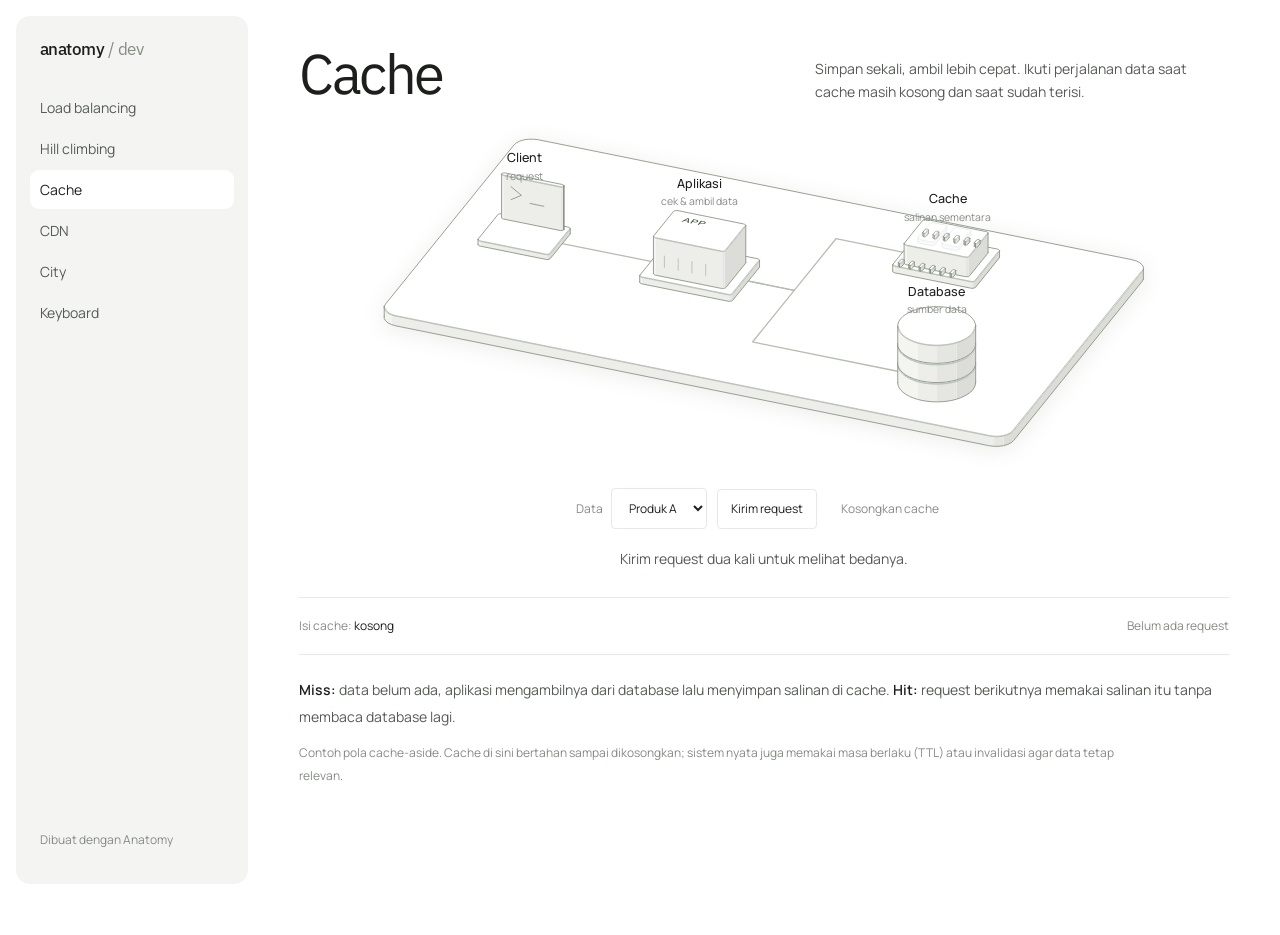
<file: cache/index.html>
<!doctype html><html lang="id"><head><meta charset="utf-8"><meta name="viewport" content="width=device-width, initial-scale=1"><title>Cache</title><style>
.iso{
  --anatomy-page:#0b0b0b;--anatomy-card:#131313;--anatomy-text:#a3a3a3;--anatomy-strong:#e6e6e6;--anatomy-muted:#6e6e6e;
  --anatomy-paper:#131313;--anatomy-face:#1b1b1b;--anatomy-top:#1c1c1c;
  --anatomy-shade-0:#0f0f0f;--anatomy-shade-1:#121212;--anatomy-shade-2:#151515;--anatomy-shade-3:#181818;
  --anatomy-lit-top:#262626;--anatomy-lit-shade:#1d1d1d;
  --anatomy-hi:#d4d4d4;--anatomy-mid:#6a6a6a;--anatomy-lo:#3e3e3e;--anatomy-faint:#2a2a2a;--anatomy-lit:#ffffff;
  --anatomy-halo:#050505;--anatomy-halo-opacity:.9;--anatomy-dot:#e6e6e6;
  --anatomy-red:#ff6b6b;--anatomy-green:#6be0a0;--anatomy-blue:#6b9bff;
  --anatomy-weight:.6px;--anatomy-ease:cubic-bezier(.32,.72,0,1);
  --anatomy-mono:ui-monospace,"SF Mono",Menlo,Consolas,monospace;
  --anatomy-lift:inset 0 1px 0 0 #ffffff0a,inset 0 0 0 1px #ffffff06,0 0 0 1px #00000026,0 1px 1px -.5px #00000014,0 3px 3px -1.5px #00000014,0 6px 6px -3px #00000014,0 12px 12px -6px #00000014;
}
.iso[data-theme="light"]{
  --anatomy-page:#f2f2ef;--anatomy-card:#fbfbfa;--anatomy-text:#57575a;--anatomy-strong:#18181a;--anatomy-muted:#8c8c90;
  --anatomy-paper:#fbfbfa;--anatomy-face:#ffffff;--anatomy-top:#ffffff;
  --anatomy-shade-0:#dcdcd9;--anatomy-shade-1:#e5e5e2;--anatomy-shade-2:#ededea;--anatomy-shade-3:#f4f4f1;
  --anatomy-lit-top:#ffffff;--anatomy-lit-shade:#eeeeeb;
  --anatomy-hi:#26262a;--anatomy-mid:#8a8a8f;--anatomy-lo:#b4b4b8;--anatomy-faint:#d4d4d6;--anatomy-lit:#000000;
  --anatomy-halo:#8a8a80;--anatomy-halo-opacity:.32;--anatomy-dot:#3a3a3e;
  --anatomy-red:#e5484d;--anatomy-green:#30a46c;--anatomy-blue:#3e63dd;
  --anatomy-lift:inset 0 1px 0 0 #ffffff,0 0 0 1px #0000000f,0 1px 1px -.5px #0000000a,0 3px 3px -1.5px #0000000a,0 6px 6px -3px #0000000a,0 12px 12px -6px #0000000a;
}
.iso-svg{display:block;width:100%;height:auto;overflow:visible}
.iso-svg path,.iso-svg circle{vector-effect:non-scaling-stroke}
.iso-fill{fill:var(--anatomy-paper);stroke:none}
.iso-solid[data-lit]>.iso-fill{fill:var(--anatomy-face)}
.iso-shade,.iso-top{stroke:none}
.iso-shade[data-shade="0"]{fill:var(--anatomy-shade-0)}
.iso-shade[data-shade="1"]{fill:var(--anatomy-shade-1)}
.iso-shade[data-shade="2"]{fill:var(--anatomy-shade-2)}
.iso-shade[data-shade="3"]{fill:var(--anatomy-shade-3)}
.iso-top{fill:var(--anatomy-top)}
.iso-solid[data-lit]>.iso-top{fill:var(--anatomy-lit-top)}
.iso-solid[data-lit]>.iso-shade{fill:var(--anatomy-lit-shade)}
.iso-solid[data-seamless]>.iso-shade,.iso-solid[data-seamless]>.iso-top{stroke-width:.4;stroke-linejoin:round}
.iso-solid[data-seamless]>.iso-shade[data-shade="0"]{stroke:var(--anatomy-shade-0)}
.iso-solid[data-seamless]>.iso-shade[data-shade="1"]{stroke:var(--anatomy-shade-1)}
.iso-solid[data-seamless]>.iso-shade[data-shade="2"]{stroke:var(--anatomy-shade-2)}
.iso-solid[data-seamless]>.iso-shade[data-shade="3"]{stroke:var(--anatomy-shade-3)}
.iso-solid[data-seamless]>.iso-top{stroke:var(--anatomy-top)}
.iso-solid[data-seamless][data-lit]>.iso-top{stroke:var(--anatomy-lit-top)}
.iso-solid[data-seamless][data-lit]>.iso-shade{stroke:var(--anatomy-lit-shade)}
.iso-solid[data-lit]>.iso-edge{stroke:var(--anatomy-lit)}
.iso-halo{fill:var(--anatomy-halo);stroke:none;filter:blur(9px);opacity:var(--anatomy-halo-opacity);transform:translateY(3px)}
.iso-line{fill:none;stroke:var(--anatomy-lo);stroke-width:var(--anatomy-weight);stroke-linecap:round;stroke-linejoin:round}
.iso-line[data-tone="hi"]{stroke:var(--anatomy-hi)}
.iso-line[data-tone="mid"]{stroke:var(--anatomy-mid)}
.iso-line[data-tone="lo"]{stroke:var(--anatomy-lo)}
.iso-line[data-tone="faint"]{stroke:var(--anatomy-faint)}
.iso-line[data-tone="lit"]{stroke:var(--anatomy-lit)}
.iso-line[data-tone="red"]{stroke:var(--anatomy-red)}
.iso-line[data-tone="green"]{stroke:var(--anatomy-green)}
.iso-line[data-tone="blue"]{stroke:var(--anatomy-blue)}
.iso-line[data-dotted]{stroke-dasharray:.01 3.5;stroke-width:1}
.iso-line[data-dashed]{stroke-dasharray:3 3}
.iso-line[data-flow]{stroke-dasharray:2 6}
.iso-wire-end{fill:var(--anatomy-paper);stroke:var(--anatomy-lo);stroke-width:var(--anatomy-weight)}
.iso-wire[data-tone="hi"] .iso-wire-end{stroke:var(--anatomy-hi)}
.iso-wire[data-tone="mid"] .iso-wire-end{stroke:var(--anatomy-mid)}
.iso-wire[data-tone="faint"] .iso-wire-end{stroke:var(--anatomy-faint)}
.iso-wire[data-tone="lit"] .iso-wire-end{stroke:var(--anatomy-lit)}
.iso-dots circle{fill:var(--anatomy-dot);stroke:none;opacity:.32}
.iso-dots[data-tone="hi"] circle{opacity:.85}
.iso-dots[data-tone="mid"] circle{opacity:.45}
.iso-dots[data-tone="lo"] circle{opacity:.22}
.iso-dots[data-tone="faint"] circle{opacity:.12}
.iso-face-text{fill:var(--anatomy-mid);font-family:var(--anatomy-mono);letter-spacing:.04em}
.iso-face-text[data-tone="hi"]{fill:var(--anatomy-hi)}
.iso-face-text[data-tone="lo"]{fill:var(--anatomy-lo)}
.iso-face-text[data-tone="faint"]{fill:var(--anatomy-faint)}
.tb-body{fill:var(--anatomy-shade-2);stroke:none}
.tb-shine{fill:var(--anatomy-top);stroke:none}
.tb-shade{fill:var(--anatomy-shade-0);stroke:none}
.tb-ring{fill:none;stroke:var(--anatomy-lo);stroke-width:.45;stroke-linecap:butt;stroke-linejoin:round}
.tb-ring[data-tone="mid"]{stroke:var(--anatomy-mid)}
.tb-ring[data-tone="faint"]{stroke:var(--anatomy-faint)}
.tb-ring[data-tone="hi"]{stroke:var(--anatomy-hi)}
@keyframes iso-flow{to{stroke-dashoffset:-32}}
@keyframes iso-pulse{0%,100%{opacity:.18}12%{opacity:1}40%{opacity:.18}}
.iso-line[data-flow]{animation:iso-flow 1600ms linear infinite}
.iso-dots circle[data-pulse]{animation:iso-pulse 1600ms steps(1,end) infinite;animation-delay:var(--pulse-at,0ms)}
.iso-figure{margin:32px 0 36px}
.iso-plate{position:relative;padding:52px 24px;border-radius:0;background:var(--anatomy-card);box-shadow:0 0 0 1px var(--anatomy-mid);--anatomy-paper:var(--anatomy-card)}
.iso-plate-corners{position:absolute;inset:18px 20px;pointer-events:none}
.iso-plate-corner{position:absolute;color:var(--anatomy-muted);font-family:var(--anatomy-mono);font-size:10.5px;line-height:1;letter-spacing:.04em;white-space:nowrap}
.iso-plate-corner[data-corner="fig"]{top:0;left:0;color:var(--anatomy-text)}
.iso-plate-corner[data-corner="title"]{top:0;right:0;text-transform:uppercase;letter-spacing:.1em}
.iso-plate-corner[data-corner="hint"]{bottom:0;left:0;text-transform:uppercase;letter-spacing:.1em}
.iso-plate-corner[data-corner="readout"]{right:0;bottom:0;color:var(--anatomy-text);font-variant-numeric:tabular-nums}
.iso-plate .iso-svg{margin:0 auto}
.iso-legend{display:grid;gap:8px;margin-top:12px;color:var(--anatomy-muted);font-size:13px;line-height:1.55}
.iso-keys{display:flex;flex-wrap:wrap;gap:6px 18px}
.iso-key{display:inline-flex;align-items:center;gap:7px}
.iso-swatch{width:16px;height:10px;flex:none;overflow:visible}
.iso-swatch path{fill:none;stroke:var(--anatomy-hi);stroke-width:1;vector-effect:non-scaling-stroke;stroke-linejoin:round;stroke-linecap:round}
.iso-swatch[data-mark="raised"] path,.iso-swatch[data-mark="flat"] path{stroke:var(--anatomy-mid)}
.iso-swatch[data-mark="lit"] path{stroke:var(--anatomy-lit)}
.iso-swatch[data-mark="dim"] path{stroke:var(--anatomy-lo)}
.iso-swatch[data-mark="dotted"] path{stroke-dasharray:.01 3;stroke-width:1.4}
.iso-swatch[data-mark="dashed"] path{stroke-dasharray:3 2.5}
.iso-swatch[data-mark="red"] path{stroke:var(--anatomy-red)}
.iso-swatch[data-mark="green"] path{stroke:var(--anatomy-green)}
.iso-swatch[data-mark="blue"] path{stroke:var(--anatomy-blue)}
.iso-swatch-crease{stroke:var(--anatomy-lo)!important}
@media (max-width:560px){.iso-plate{padding:48px 12px 70px}.iso-plate-corner[data-corner="hint"]{bottom:18px}}
@media (prefers-reduced-motion:reduce){.iso-line[data-flow],.iso-dots circle[data-pulse]{animation:none}}

*{box-sizing:border-box}
html{color-scheme:dark}
body[data-theme="light"]{color-scheme:light}
body{margin:0;background:var(--anatomy-page);color:var(--anatomy-text);font:14px/1.6 ui-sans-serif,system-ui,-apple-system,"Segoe UI",sans-serif;-webkit-font-smoothing:antialiased}
.iso-page{width:min(1120px,100% - 32px);margin:64px auto 96px}
</style><meta name="description" content="Ilustrasi interaktif cache hit dan cache miss menggunakan Anatomy."></head><body class="iso" data-theme="light"><main class="iso-page"><style>
@import url('https://fonts.googleapis.com/css2?family=IBM+Plex+Sans:wght@400;500&family=IBM+Plex+Mono:wght@400&family=Manrope:wght@400;500;600&display=swap');
:root{--heading:'IBM Plex Sans',sans-serif;--body:'Manrope',sans-serif;--mono:'IBM Plex Mono',ui-monospace,monospace;--accent:#b85b39;--gutter:clamp(16px,4vw,56px);--radius:14px}
body.iso{font:400 14px/1.65 var(--body)}
.iso[data-theme="light"]{--anatomy-page:#fff;--anatomy-strong:#1d1f1c;--anatomy-text:#555a54;--anatomy-muted:#868b84;--anatomy-card:#fff;--anatomy-paper:#fff;--anatomy-top:#fff;--anatomy-mid:#879181;--anatomy-hi:#3f4a3b;--anatomy-lo:#b5bdb0;--anatomy-faint:#e7e9e4;--surface:#f4f5f2}
.iso[data-theme="dark"]{--anatomy-page:#0e0f0e;--anatomy-card:#0e0f0e;--anatomy-paper:#0e0f0e;--anatomy-faint:#242624;--surface:#181a18}
.iso-page{width:100%;margin:0;padding:16px var(--gutter) var(--gutter) 16px;display:grid;grid-template-columns:232px minmax(0,1fr);column-gap:var(--gutter);align-content:start}
.iso-page>*{grid-column:2;min-width:0}
.site-header{grid-column:1;grid-row:1/span 20;align-self:start;position:sticky;top:16px;height:calc(100vh - 32px);display:flex;flex-direction:column;gap:28px;padding:22px 14px;border-radius:var(--radius);background:var(--surface)}
.brand{padding:0 10px;color:var(--anatomy-strong);text-decoration:none;font:500 17px var(--heading);letter-spacing:-.03em;white-space:nowrap}
.brand span{font-weight:400;color:var(--anatomy-muted)}
.iso-nav{display:flex;flex-direction:column;gap:2px}
.nav-title{margin:0 0 6px;padding:0 10px;font-size:12px;color:var(--anatomy-muted)}
.iso-nav a{display:block;padding:8px 10px;border-radius:9px;color:var(--anatomy-text);font-size:14px;text-decoration:none}
.iso-nav a:hover{color:var(--anatomy-strong)}
.iso-nav a[aria-current="page"]{background:var(--anatomy-page);color:var(--anatomy-strong)}
.side-foot{margin-top:auto;padding:0 10px;font-size:12px;color:var(--anatomy-muted)}.side-foot a{text-decoration:none}.side-foot a:hover{color:var(--anatomy-strong)}
.page-intro{display:grid;grid-template-columns:minmax(0,1fr) minmax(0,1fr);gap:40px;align-items:end;padding:28px 0 8px}
.iso-page h1{margin:0;color:var(--anatomy-strong);font:400 clamp(34px,4.4vw,56px)/1.05 var(--heading);letter-spacing:-.045em}
.intro-copy{margin:0;max-width:46ch;justify-self:end;color:var(--anatomy-text)}
.iso{--anatomy-weight:.85px}.iso-halo{filter:blur(10px);opacity:.16}
.site-footer{height:24px}
a{color:inherit}button,select,input{font:inherit}button,a,select,input{touch-action:manipulation}
:focus-visible{outline:2px solid var(--accent);outline-offset:4px}
@media(max-width:900px){.iso-page{display:block;padding:12px var(--gutter) var(--gutter)}.site-header{position:static;height:auto;flex-direction:row;align-items:center;justify-content:space-between;gap:12px;padding:8px 8px 8px 4px}.iso-nav{flex-direction:row}.nav-title,.side-foot{display:none}.iso-nav a{padding:7px 10px;font-size:13px}}
@media(max-width:480px){.site-header{flex-wrap:wrap;row-gap:8px}.iso-nav{flex-wrap:wrap}.iso-nav a{font-size:12px;padding:7px 8px}}
@media(max-width:760px){.page-intro{grid-template-columns:1fr;gap:14px;padding-top:28px}.intro-copy{justify-self:start}}
</style><link rel="stylesheet" href="/cache/style.css"><header class="site-header"><a class="brand" href="/" aria-label="Anatomy Dev beranda">anatomy<span> / dev</span></a><nav class="iso-nav" aria-label="Pilih ilustrasi"><a href="/load-balancer">Load balancing</a><a href="/">Hill climbing</a><a href="/cache" aria-current="page">Cache</a><a href="/cdn">CDN</a><a href="/city">City</a><a href="/keyboard">Keyboard</a></nav><p class="side-foot"><a href="https://github.com/wheresryan22/anatomy" target="_blank" rel="noreferrer">Dibuat dengan Anatomy</a></p></header><section class="page-intro"><h1>Cache</h1><p class="intro-copy">Simpan sekali, ambil lebih cepat. Ikuti perjalanan data saat cache masih kosong dan saat sudah terisi.</p></section><section class="cache-demo" aria-label="Simulasi cache"><div class="cache-figure"><svg xmlns="http://www.w3.org/2000/svg" class="iso-svg" viewBox="0 0 920 360" role="img" aria-label="Client mengirim request ke aplikasi. Aplikasi memeriksa cache; saat miss, data diambil dari database lalu salinannya disimpan di cache."><path class="iso-halo" d="M96 194.3L96.3 192.5L97.3 190.9L220.6 38.2L222.2 36.7L224.4 35.3L227.1 34.2L230.1 33.4L233.4 32.9L236.9 32.7L240.4 32.8L243.7 33.3L812.9 148.3L816 149.1L818.7 150.2L821 151.6L822.6 153.1L823.7 154.8L824 156.5L824 165.7L823.7 167.5L822.7 169.1L699.4 321.8L697.8 323.3L695.6 324.7L692.9 325.8L689.9 326.6L686.6 327.1L683.1 327.3L679.6 327.2L676.3 326.7L107.1 211.7L104 210.9L101.3 209.8L99 208.4L97.4 206.9L96.3 205.2L96 203.5Z"/><g class="iso-solid"><path class="iso-fill" d="M96.1 193.1L97.3 190.9L220.6 38.2L222.9 36.2L226.1 34.6L230.1 33.4L234.6 32.8L239.2 32.8L243.7 33.3L812.9 148.3L817 149.5L820.3 151.1L822.6 153.1L823.9 155.3L823.9 157.6L823.9 166.9L822.7 169.1L699.4 321.8L697.1 323.8L693.9 325.4L689.9 326.6L685.4 327.2L680.8 327.2L676.3 326.7L107.1 211.7L103 210.5L99.7 208.9L97.4 206.9L96.1 204.7L96.1 202.4Z"/><path class="iso-shade" data-shade="0" d="M823.9 166.9L822.7 169.1L822.7 159.9L823.9 157.6ZM822.7 169.1L699.4 321.8L699.4 312.5L822.7 159.9ZM699.4 321.8L697.1 323.8L697.1 314.5L699.4 312.5ZM697.1 323.8L693.9 325.4L693.9 316.2L697.1 314.5ZM693.9 325.4L689.9 326.6L689.9 317.4L693.9 316.2Z"/><path class="iso-shade" data-shade="1" d="M689.9 326.6L685.4 327.2L685.4 318L689.9 317.4ZM685.4 327.2L680.8 327.2L680.8 318L685.4 318Z"/><path class="iso-shade" data-shade="2" d="M680.8 327.2L676.3 326.7L676.3 317.4L680.8 318ZM676.3 326.7L107.1 211.7L107.1 202.4L676.3 317.4ZM107.1 211.7L103 210.5L103 201.3L107.1 202.4Z"/><path class="iso-shade" data-shade="3" d="M103 210.5L99.7 208.9L99.7 199.7L103 201.3ZM99.7 208.9L97.4 206.9L97.4 197.7L99.7 199.7ZM97.4 206.9L96.1 204.7L96.1 195.4L97.4 197.7ZM96.1 204.7L96.1 202.4L96.1 193.1L96.1 195.4Z"/><path class="iso-top" d="M812.9 148.3L817 149.5L820.3 151.1L822.6 153.1L823.9 155.3L823.9 157.6L822.7 159.9L699.4 312.5L697.1 314.5L693.9 316.2L689.9 317.4L685.4 318L680.8 318L676.3 317.4L107.1 202.4L103 201.3L99.7 199.7L97.4 197.7L96.1 195.4L96.1 193.1L97.3 190.9L220.6 38.2L222.9 36.2L226.1 34.6L230.1 33.4L234.6 32.8L239.2 32.8L243.7 33.3Z"/><path class="iso-line iso-crease" data-tone="lo" d="M823.9 157.6L822.7 159.9L699.4 312.5L697.1 314.5L693.9 316.2L689.9 317.4L685.4 318L680.8 318L676.3 317.4L107.1 202.4L103 201.3L99.7 199.7L97.4 197.7L96.1 195.4L96.1 193.1"/><path class="iso-line iso-bevel" data-tone="lo" d="M823.9 157.6L821.7 159.7L698.5 312.3L696.3 314.2L693.2 315.8L689.5 316.9L685.3 317.5L680.9 317.5L676.6 316.9L107.5 202L103.7 200.9L100.6 199.3L98.4 197.5L97.2 195.4L96.1 193.1"/><path class="iso-line iso-edge" data-tone="mid" d="M96.1 193.1L97.3 190.9L220.6 38.2L222.9 36.2L226.1 34.6L230.1 33.4L234.6 32.8L239.2 32.8L243.7 33.3L812.9 148.3L817 149.5L820.3 151.1L822.6 153.1L823.9 155.3L823.9 157.6M823.9 166.9L822.7 169.1L699.4 321.8L697.1 323.8L693.9 325.4L689.9 326.6L685.4 327.2L680.8 327.2L676.3 326.7L107.1 211.7L103 210.5L99.7 208.9L97.4 206.9L96.1 204.7L96.1 202.4M823.9 157.6L823.9 166.9M96.1 193.1L96.1 202.4"/></g><path id="path-0" d="M263.2 132.1L358.9 151.4" class="route"/><path id="path-1" d="M439.7 167.7L489.2 177.7L529.2 128.2L595.2 141.6" class="route"/><path id="path-2" d="M439.7 167.7L489.2 177.7L449.2 227.2L589.4 255.5" class="route"/><g class="iso-solid"><path class="iso-fill" d="M186 128.9L186.2 128.4L204.9 105.3L205.4 104.8L206.3 104.5L207.3 104.2L208.4 104.2L209.5 104.3L272.2 117L273.2 117.3L273.9 117.7L274.3 118.2L274.4 118.8L274.4 123.4L274.2 123.9L255.5 147L254.9 147.5L254.1 147.9L253.1 148.1L252 148.1L250.9 148L188.2 135.3L187.2 135.1L186.5 134.6L186.1 134.1L186 133.6Z"/><path class="iso-shade" data-shade="0" d="M274.4 123.4L274.2 123.9L274.2 119.3L274.4 118.8ZM274.2 123.9L255.5 147L255.5 142.4L274.2 119.3ZM255.5 147L254.9 147.5L254.9 142.9L255.5 142.4ZM254.9 147.5L254.1 147.9L254.1 143.2L254.9 142.9Z"/><path class="iso-shade" data-shade="1" d="M254.1 147.9L253.1 148.1L253.1 143.5L254.1 143.2ZM253.1 148.1L252 148.1L252 143.5L253.1 143.5Z"/><path class="iso-shade" data-shade="2" d="M252 148.1L250.9 148L250.9 143.4L252 143.5ZM250.9 148L188.2 135.3L188.2 130.7L250.9 143.4Z"/><path class="iso-shade" data-shade="3" d="M188.2 135.3L187.2 135.1L187.2 130.4L188.2 130.7ZM187.2 135.1L186.5 134.6L186.5 130L187.2 130.4ZM186.5 134.6L186.1 134.1L186.1 129.5L186.5 130ZM186.1 134.1L186 133.6L186 128.9L186.1 129.5Z"/><path class="iso-top" d="M272.2 117L273.2 117.3L273.9 117.7L274.3 118.2L274.4 118.8L274.2 119.3L255.5 142.4L254.9 142.9L254.1 143.2L253.1 143.5L252 143.5L250.9 143.4L188.2 130.7L187.2 130.4L186.5 130L186.1 129.5L186 128.9L186.2 128.4L204.9 105.3L205.4 104.8L206.3 104.5L207.3 104.2L208.4 104.2L209.5 104.3Z"/><path class="iso-line iso-crease" data-tone="lo" d="M274.4 118.8L274.2 119.3L255.5 142.4L254.9 142.9L254.1 143.2L253.1 143.5L252 143.5L250.9 143.4L188.2 130.7L187.2 130.4L186.5 130L186.1 129.5L186 128.9"/><path class="iso-line iso-bevel" data-tone="lo" d="M274.4 118.8L273.3 119.2L254.7 142.2L254.2 142.6L253.6 142.9L252.8 143L252 143.1L251.1 143L188.6 130.3L187.8 130.1L187.2 129.8L186.9 129.4L186 128.9"/><path class="iso-line iso-edge" data-tone="mid" d="M186 128.9L186.2 128.4L204.9 105.3L205.4 104.8L206.3 104.5L207.3 104.2L208.4 104.2L209.5 104.3L272.2 117L273.2 117.3L273.9 117.7L274.3 118.2L274.4 118.8M274.4 123.4L274.2 123.9L255.5 147L254.9 147.5L254.1 147.9L253.1 148.1L252 148.1L250.9 148L188.2 135.3L187.2 135.1L186.5 134.6L186.1 134.1L186 133.6M274.4 118.8L274.4 123.4M186 128.9L186 133.6"/></g><g class="iso-solid"><path class="iso-fill" d="M208.6 66.3L208.8 65.9L209.3 65.6L209.9 65.3L210.6 65.1L211.5 65.1L212.3 65.2L266.7 76.2L267.5 76.4L268 76.7L268.3 77.1L268.4 77.5L268.4 119.1L268.2 119.5L267.8 119.9L267.2 120.2L266.4 120.3L265.6 120.4L264.7 120.3L210.3 109.3L209.6 109.1L209 108.7L208.7 108.4L208.6 107.9Z"/><path class="iso-shade" data-shade="0" d="M268.4 119.1L268.2 119.5L268.2 77.9L268.4 77.5ZM268.2 119.5L267.8 119.9L267.8 78.3L268.2 77.9ZM267.8 119.9L267.2 120.2L267.2 78.6L267.8 78.3Z"/><path class="iso-shade" data-shade="1" d="M267.2 120.2L266.4 120.3L266.4 78.7L267.2 78.6ZM266.4 120.3L265.6 120.4L265.6 78.8L266.4 78.7Z"/><path class="iso-shade" data-shade="2" d="M265.6 120.4L264.7 120.3L264.7 78.7L265.6 78.8ZM264.7 120.3L210.3 109.3L210.3 67.7L264.7 78.7Z"/><path class="iso-shade" data-shade="3" d="M210.3 109.3L209.6 109.1L209.6 67.5L210.3 67.7ZM209.6 109.1L209 108.7L209 67.1L209.6 67.5ZM209 108.7L208.7 108.4L208.7 66.8L209 67.1ZM208.7 108.4L208.6 107.9L208.6 66.3L208.7 66.8Z"/><path class="iso-top" d="M266.7 76.2L267.5 76.4L268 76.7L268.3 77.1L268.4 77.5L268.2 77.9L268.2 77.9L267.8 78.3L267.2 78.6L266.4 78.7L265.6 78.8L264.7 78.7L210.3 67.7L209.6 67.5L209 67.1L208.7 66.8L208.6 66.3L208.8 65.9L208.8 65.9L209.3 65.6L209.9 65.3L210.6 65.1L211.5 65.1L212.3 65.2Z"/><path class="iso-line iso-crease" data-tone="lo" d="M268.4 77.5L268.2 77.9M268.2 77.9L267.8 78.3L267.2 78.6L266.4 78.7L265.6 78.8L264.7 78.7L210.3 67.7L209.6 67.5L209 67.1L208.7 66.8L208.6 66.3"/><path class="iso-line iso-bevel" data-tone="lo" d="M268.4 77.5L268.2 77.9M268.2 77.9L267.1 78L266.7 78.2L266.2 78.3L265.6 78.3L265 78.2L210.7 67.3L210.2 67.1L209.8 66.9L209.6 66.6L208.6 66.3"/><path class="iso-line iso-edge" data-tone="mid" d="M268.2 77.9L268.2 77.9M208.6 66.3L208.8 65.9L208.8 65.9L209.3 65.6L209.9 65.3L210.6 65.1L211.5 65.1L212.3 65.2L266.7 76.2L267.5 76.4L268 76.7L268.3 77.1L268.4 77.5M268.4 119.1L268.2 119.5M268.2 119.5L267.8 119.9L267.2 120.2L266.4 120.3L265.6 120.4L264.7 120.3L210.3 109.3L209.6 109.1L209 108.7L208.7 108.4L208.6 107.9M268.4 77.5L268.4 119.1M268.2 77.9L268.2 119.5M268.2 77.9L268.2 119.5M208.6 66.3L208.6 107.9"/></g><path class="iso-line" data-tone="mid" d="M217.7 78.4L227.6 86.6L217.7 90.7"/><path class="iso-line" data-tone="mid" d="M235.9 94.4L249.1 97.1"/><text x="230.18465714645484" y="54.50417423173623" class="label" text-anchor="middle">Client</text><text x="230.18465714645484" y="71.50417423173623" class="sub" text-anchor="middle">request</text><g class="iso-solid"><path class="iso-fill" d="M341 163.5L341.3 163L366.6 131.6L367.2 131.2L368 130.8L369 130.6L370.1 130.5L371.2 130.6L453.7 147.3L454.7 147.6L455.4 148L455.8 148.5L455.9 149.1L455.9 155.2L455.7 155.8L430.3 187.1L429.8 187.6L428.9 188L427.9 188.2L426.8 188.2L425.7 188.1L343.2 171.5L342.3 171.2L341.5 170.8L341.1 170.2L341 169.7Z"/><path class="iso-shade" data-shade="0" d="M455.9 155.2L455.7 155.8L455.7 149.6L455.9 149.1ZM455.7 155.8L430.3 187.1L430.3 181L455.7 149.6ZM430.3 187.1L429.8 187.6L429.8 181.5L430.3 181ZM429.8 187.6L428.9 188L428.9 181.8L429.8 181.5Z"/><path class="iso-shade" data-shade="1" d="M428.9 188L427.9 188.2L427.9 182L428.9 181.8ZM427.9 188.2L426.8 188.2L426.8 182.1L427.9 182Z"/><path class="iso-shade" data-shade="2" d="M426.8 188.2L425.7 188.1L425.7 182L426.8 182.1ZM425.7 188.1L343.2 171.5L343.2 165.3L425.7 182Z"/><path class="iso-shade" data-shade="3" d="M343.2 171.5L342.3 171.2L342.3 165L343.2 165.3ZM342.3 171.2L341.5 170.8L341.5 164.6L342.3 165ZM341.5 170.8L341.1 170.2L341.1 164.1L341.5 164.6ZM341.1 170.2L341 169.7L341 163.5L341.1 164.1Z"/><path class="iso-top" d="M453.7 147.3L454.7 147.6L455.4 148L455.8 148.5L455.9 149.1L455.7 149.6L430.3 181L429.8 181.5L428.9 181.8L427.9 182L426.8 182.1L425.7 182L343.2 165.3L342.3 165L341.5 164.6L341.1 164.1L341 163.5L341.3 163L366.6 131.6L367.2 131.2L368 130.8L369 130.6L370.1 130.5L371.2 130.6Z"/><path class="iso-line iso-crease" data-tone="lo" d="M455.9 149.1L455.7 149.6L430.3 181L429.8 181.5L428.9 181.8L427.9 182L426.8 182.1L425.7 182L343.2 165.3L342.3 165L341.5 164.6L341.1 164.1L341 163.5"/><path class="iso-line iso-bevel" data-tone="lo" d="M455.9 149.1L454.8 149.5L429.5 180.8L429.1 181.2L428.5 181.4L427.7 181.6L426.9 181.6L426 181.5L343.6 164.9L342.8 164.7L342.3 164.4L342 164L341 163.5"/><path class="iso-line iso-edge" data-tone="mid" d="M341 163.5L341.3 163L366.6 131.6L367.2 131.2L368 130.8L369 130.6L370.1 130.5L371.2 130.6L453.7 147.3L454.7 147.6L455.4 148L455.8 148.5L455.9 149.1M455.9 155.2L455.7 155.8L430.3 187.1L429.8 187.6L428.9 188L427.9 188.2L426.8 188.2L425.7 188.1L343.2 171.5L342.3 171.2L341.5 170.8L341.1 170.2L341 169.7M455.9 149.1L455.9 155.2M341 163.5L341 169.7"/></g><g class="iso-solid"><path class="iso-fill" d="M354.2 126L354.5 125.4L373.2 102.3L373.7 101.8L374.6 101.5L375.6 101.3L376.7 101.2L377.8 101.3L440.5 114L441.4 114.3L442.2 114.7L442.6 115.2L442.7 115.8L442.7 151.2L442.4 151.8L423.8 174.9L423.2 175.3L422.4 175.7L421.3 175.9L420.2 176L419.1 175.8L356.5 163.2L355.5 162.9L354.8 162.5L354.3 161.9L354.2 161.4Z"/><path class="iso-shade" data-shade="0" d="M442.7 151.2L442.4 151.8L442.4 116.3L442.7 115.8ZM442.4 151.8L423.8 174.9L423.8 139.4L442.4 116.3ZM423.8 174.9L423.2 175.3L423.2 139.9L423.8 139.4ZM423.2 175.3L422.4 175.7L422.4 140.2L423.2 139.9Z"/><path class="iso-shade" data-shade="1" d="M422.4 175.7L421.3 175.9L421.3 140.5L422.4 140.2ZM421.3 175.9L420.2 176L420.2 140.5L421.3 140.5Z"/><path class="iso-shade" data-shade="2" d="M420.2 176L419.1 175.8L419.1 140.4L420.2 140.5ZM419.1 175.8L356.5 163.2L356.5 127.7L419.1 140.4Z"/><path class="iso-shade" data-shade="3" d="M356.5 163.2L355.5 162.9L355.5 127.4L356.5 127.7ZM355.5 162.9L354.8 162.5L354.8 127L355.5 127.4ZM354.8 162.5L354.3 161.9L354.3 126.5L354.8 127ZM354.3 161.9L354.2 161.4L354.2 126L354.3 126.5Z"/><path class="iso-top" d="M440.5 114L441.4 114.3L442.2 114.7L442.6 115.2L442.7 115.8L442.4 116.3L423.8 139.4L423.2 139.9L422.4 140.2L421.3 140.5L420.2 140.5L419.1 140.4L356.5 127.7L355.5 127.4L354.8 127L354.3 126.5L354.2 126L354.5 125.4L373.2 102.3L373.7 101.8L374.6 101.5L375.6 101.3L376.7 101.2L377.8 101.3Z"/><path class="iso-line iso-crease" data-tone="lo" d="M442.7 115.8L442.4 116.3L423.8 139.4L423.2 139.9L422.4 140.2L421.3 140.5L420.2 140.5L419.1 140.4L356.5 127.7L355.5 127.4L354.8 127L354.3 126.5L354.2 126"/><path class="iso-line iso-bevel" data-tone="lo" d="M442.7 115.8L441.6 116.2L423 139.2L422.5 139.6L421.9 139.9L421.1 140L420.3 140.1L419.4 140L356.9 127.3L356.1 127.1L355.5 126.8L355.2 126.4L354.2 126"/><path class="iso-line iso-edge" data-tone="mid" d="M354.2 126L354.5 125.4L373.2 102.3L373.7 101.8L374.6 101.5L375.6 101.3L376.7 101.2L377.8 101.3L440.5 114L441.4 114.3L442.2 114.7L442.6 115.2L442.7 115.8M442.7 151.2L442.4 151.8L423.8 174.9L423.2 175.3L422.4 175.7L421.3 175.9L420.2 176L419.1 175.8L356.5 163.2L355.5 162.9L354.8 162.5L354.3 161.9L354.2 161.4M442.7 115.8L442.7 151.2M354.2 126L354.2 161.4"/></g><text class="iso-face-text" data-tone="hi" transform="matrix(1.65 0.333 -0.667 0.825 381.017 111.578)" font-size="7" text-anchor="start">APP</text><path class="iso-line" data-tone="lo" d="M364.7 155.6L364.7 144.8"/><path class="iso-line" data-tone="lo" d="M377.9 158.3L377.9 147.5"/><path class="iso-line" data-tone="lo" d="M391.1 160.9L391.1 150.1"/><path class="iso-line" data-tone="lo" d="M404.3 163.6L404.3 152.8"/><text x="398.46537314892987" y="79.25316403293624" class="label" text-anchor="middle">Aplikasi</text><text x="398.46537314892987" y="96.25316403293624" class="sub" text-anchor="middle">cek & ambil data</text><g class="iso-solid"><path class="iso-fill" d="M583.6 153L583.9 152.5L606.5 124.4L607.1 124L607.9 123.6L609 123.4L610.1 123.3L611.2 123.5L683.7 138.1L684.7 138.4L685.4 138.8L685.9 139.3L686 139.9L686 146.1L685.7 146.6L663.1 174.7L662.5 175.1L661.6 175.5L660.6 175.7L659.5 175.8L658.4 175.6L585.8 161L584.9 160.7L584.1 160.3L583.7 159.8L583.6 159.2Z"/><path class="iso-shade" data-shade="0" d="M686 146.1L685.7 146.6L685.7 140.4L686 139.9ZM685.7 146.6L663.1 174.7L663.1 168.5L685.7 140.4ZM663.1 174.7L662.5 175.1L662.5 169L663.1 168.5ZM662.5 175.1L661.6 175.5L661.6 169.3L662.5 169Z"/><path class="iso-shade" data-shade="1" d="M661.6 175.5L660.6 175.7L660.6 169.6L661.6 169.3ZM660.6 175.7L659.5 175.8L659.5 169.6L660.6 169.6Z"/><path class="iso-shade" data-shade="2" d="M659.5 175.8L658.4 175.6L658.4 169.5L659.5 169.6ZM658.4 175.6L585.8 161L585.8 154.8L658.4 169.5Z"/><path class="iso-shade" data-shade="3" d="M585.8 161L584.9 160.7L584.9 154.5L585.8 154.8ZM584.9 160.7L584.1 160.3L584.1 154.1L584.9 154.5ZM584.1 160.3L583.7 159.8L583.7 153.6L584.1 154.1ZM583.7 159.8L583.6 159.2L583.6 153L583.7 153.6Z"/><path class="iso-top" d="M683.7 138.1L684.7 138.4L685.4 138.8L685.9 139.3L686 139.9L685.7 140.4L663.1 168.5L662.5 169L661.6 169.3L660.6 169.6L659.5 169.6L658.4 169.5L585.8 154.8L584.9 154.5L584.1 154.1L583.7 153.6L583.6 153L583.9 152.5L606.5 124.4L607.1 124L607.9 123.6L609 123.4L610.1 123.3L611.2 123.5Z"/><path class="iso-line iso-crease" data-tone="lo" d="M686 139.9L685.7 140.4L663.1 168.5L662.5 169L661.6 169.3L660.6 169.6L659.5 169.6L658.4 169.5L585.8 154.8L584.9 154.5L584.1 154.1L583.7 153.6L583.6 153"/><path class="iso-line iso-bevel" data-tone="lo" d="M686 139.9L684.9 140.3L662.3 168.3L661.8 168.7L661.2 169L660.4 169.1L659.6 169.2L658.7 169.1L586.2 154.4L585.4 154.2L584.9 153.9L584.6 153.5L583.6 153"/><path class="iso-line iso-edge" data-tone="mid" d="M583.6 153L583.9 152.5L606.5 124.4L607.1 124L607.9 123.6L609 123.4L610.1 123.3L611.2 123.5L683.7 138.1L684.7 138.4L685.4 138.8L685.9 139.3L686 139.9M686 146.1L685.7 146.6L663.1 174.7L662.5 175.1L661.6 175.5L660.6 175.7L659.5 175.8L658.4 175.6L585.8 161L584.9 160.7L584.1 160.3L583.7 159.8L583.6 159.2M686 139.9L686 146.1M583.6 153L583.6 159.2"/></g><g class="iso-solid"><path class="iso-fill" d="M594.5 132.9L594.8 132.4L612.1 110.9L612.7 110.4L613.5 110.1L614.5 109.9L615.7 109.8L616.7 109.9L672.8 121.3L673.8 121.6L674.5 122L675 122.5L675 123L675 141.5L674.8 142.1L657.5 163.5L656.9 164L656.1 164.4L655 164.6L653.9 164.6L652.8 164.5L596.7 153.2L595.8 152.9L595.1 152.5L594.6 152L594.5 151.4Z"/><path class="iso-shade" data-shade="0" d="M675 141.5L674.8 142.1L674.8 123.6L675 123ZM674.8 142.1L657.5 163.5L657.5 145L674.8 123.6ZM657.5 163.5L656.9 164L656.9 145.5L657.5 145ZM656.9 164L656.1 164.4L656.1 145.9L656.9 145.5Z"/><path class="iso-shade" data-shade="1" d="M656.1 164.4L655 164.6L655 146.1L656.1 145.9ZM655 164.6L653.9 164.6L653.9 146.1L655 146.1Z"/><path class="iso-shade" data-shade="2" d="M653.9 164.6L652.8 164.5L652.8 146L653.9 146.1ZM652.8 164.5L596.7 153.2L596.7 134.7L652.8 146Z"/><path class="iso-shade" data-shade="3" d="M596.7 153.2L595.8 152.9L595.8 134.4L596.7 134.7ZM595.8 152.9L595.1 152.5L595.1 134L595.8 134.4ZM595.1 152.5L594.6 152L594.6 133.5L595.1 134ZM594.6 152L594.5 151.4L594.5 132.9L594.6 133.5Z"/><path class="iso-top" d="M672.8 121.3L673.8 121.6L674.5 122L675 122.5L675 123L674.8 123.6L657.5 145L656.9 145.5L656.1 145.9L655 146.1L653.9 146.1L652.8 146L596.7 134.7L595.8 134.4L595.1 134L594.6 133.5L594.5 132.9L594.8 132.4L612.1 110.9L612.7 110.4L613.5 110.1L614.5 109.9L615.7 109.8L616.7 109.9Z"/><path class="iso-line iso-crease" data-tone="lo" d="M675 123L674.8 123.6L657.5 145L656.9 145.5L656.1 145.9L655 146.1L653.9 146.1L652.8 146L596.7 134.7L595.8 134.4L595.1 134L594.6 133.5L594.5 132.9"/><path class="iso-line iso-bevel" data-tone="lo" d="M675 123L674 123.5L656.7 144.8L656.2 145.2L655.6 145.5L654.8 145.7L654 145.7L653.1 145.6L597.1 134.3L596.4 134.1L595.8 133.7L595.5 133.4L594.5 132.9"/><path class="iso-line iso-edge" data-tone="mid" d="M594.5 132.9L594.8 132.4L612.1 110.9L612.7 110.4L613.5 110.1L614.5 109.9L615.7 109.8L616.7 109.9L672.8 121.3L673.8 121.6L674.5 122L675 122.5L675 123M675 141.5L674.8 142.1L657.5 163.5L656.9 164L656.1 164.4L655 164.6L653.9 164.6L652.8 164.5L596.7 153.2L595.8 152.9L595.1 152.5L594.6 152L594.5 151.4M675 123L675 141.5M594.5 132.9L594.5 151.4"/></g><g class="iso-solid"><path class="iso-fill" d="M612.3 122.3L612.5 122L614.5 119.5L614.7 119.3L615.2 119.1L615.7 119L616.2 119L616.8 119L617.2 119.2L617.6 119.4L617.8 119.6L617.9 119.9L617.9 123L617.8 123.3L615.8 125.7L615.5 126L615 126.2L614.5 126.3L614 126.3L613.4 126.2L613 126.1L612.6 125.9L612.4 125.6L612.3 125.3Z"/><path class="iso-shade" data-shade="0" d="M617.9 123L617.8 123.3L617.8 120.2L617.9 119.9ZM617.8 123.3L615.8 125.7L615.8 122.6L617.8 120.2ZM615.8 125.7L615.5 126L615.5 122.9L615.8 122.6ZM615.5 126L615 126.2L615 123.1L615.5 122.9Z"/><path class="iso-shade" data-shade="1" d="M615 126.2L614.5 126.3L614.5 123.2L615 123.1ZM614.5 126.3L614 126.3L614 123.2L614.5 123.2Z"/><path class="iso-shade" data-shade="2" d="M614 126.3L613.4 126.2L613.4 123.1L614 123.2Z"/><path class="iso-shade" data-shade="3" d="M613.4 126.2L613 126.1L613 123L613.4 123.1ZM613 126.1L612.6 125.9L612.6 122.8L613 123ZM612.6 125.9L612.4 125.6L612.4 122.5L612.6 122.8ZM612.4 125.6L612.3 125.3L612.3 122.3L612.4 122.5Z"/><path class="iso-top" d="M616.8 119L617.2 119.2L617.6 119.4L617.8 119.6L617.9 119.9L617.8 120.2L615.8 122.6L615.5 122.9L615 123.1L614.5 123.2L614 123.2L613.4 123.1L613.4 123.1L613 123L612.6 122.8L612.4 122.5L612.3 122.3L612.5 122L614.5 119.5L614.7 119.3L615.2 119.1L615.7 119L616.2 119L616.8 119Z"/><path class="iso-line iso-crease" data-tone="lo" d="M617.9 119.9L617.8 120.2L615.8 122.6L615.5 122.9L615 123.1L614.5 123.2L614 123.2L613.4 123.1M613.4 123.1L613 123L612.6 122.8L612.4 122.5L612.3 122.3"/><path class="iso-line iso-bevel" data-tone="lo" d="M617.9 119.9L616.9 120L615 122.4L614.8 122.6L614.6 122.7L614.3 122.7L614 122.8L613.4 123.1M613.4 123.1L613.5 122.7L613.4 122.6L613.2 122.4L612.3 122.3"/><path class="iso-line iso-edge" data-tone="mid" d="M613.4 123.1L613.4 123.1M612.3 122.3L612.5 122L614.5 119.5L614.7 119.3L615.2 119.1L615.7 119L616.2 119L616.8 119L616.8 119L617.2 119.2L617.6 119.4L617.8 119.6L617.9 119.9M617.9 123L617.8 123.3L615.8 125.7L615.5 126L615 126.2L614.5 126.3L614 126.3L613.4 126.2M613.4 126.2L613 126.1L612.6 125.9L612.4 125.6L612.3 125.3M617.9 119.9L617.9 123M613.4 123.1L613.4 126.2M613.4 123.1L613.4 126.2M612.3 122.3L612.3 125.3"/></g><g class="iso-solid"><path class="iso-fill" d="M589 151.1L589.1 150.9L591.1 148.4L591.4 148.1L591.8 148L592.3 147.8L592.9 147.8L593.4 147.9L593.9 148L594.3 148.2L594.5 148.5L594.6 148.8L594.6 151.9L594.4 152.1L592.4 154.6L592.1 154.8L591.7 155L591.2 155.1L590.7 155.2L590.1 155.1L589.6 155L589.3 154.7L589 154.5L589 154.2Z"/><path class="iso-shade" data-shade="0" d="M594.6 151.9L594.4 152.1L594.4 149L594.6 148.8ZM594.4 152.1L592.4 154.6L592.4 151.5L594.4 149ZM592.4 154.6L592.1 154.8L592.1 151.8L592.4 151.5ZM592.1 154.8L591.7 155L591.7 151.9L592.1 151.8Z"/><path class="iso-shade" data-shade="1" d="M591.7 155L591.2 155.1L591.2 152.1L591.7 151.9ZM591.2 155.1L590.7 155.2L590.7 152.1L591.2 152.1Z"/><path class="iso-shade" data-shade="2" d="M590.7 155.2L590.1 155.1L590.1 152L590.7 152.1Z"/><path class="iso-shade" data-shade="3" d="M590.1 155.1L589.6 155L589.6 151.9L590.1 152ZM589.6 155L589.3 154.7L589.3 151.7L589.6 151.9ZM589.3 154.7L589 154.5L589 151.4L589.3 151.7ZM589 154.5L589 154.2L589 151.1L589 151.4Z"/><path class="iso-top" d="M593.4 147.9L593.9 148L594.3 148.2L594.5 148.5L594.6 148.8L594.4 149L592.4 151.5L592.1 151.8L591.7 151.9L591.2 152.1L590.7 152.1L590.1 152L590.1 152L589.6 151.9L589.3 151.7L589 151.4L589 151.1L589.1 150.9L591.1 148.4L591.4 148.1L591.8 148L592.3 147.8L592.9 147.8L593.4 147.9Z"/><path class="iso-line iso-crease" data-tone="lo" d="M594.6 148.8L594.4 149L592.4 151.5L592.1 151.8L591.7 151.9L591.2 152.1L590.7 152.1L590.1 152M590.1 152L589.6 151.9L589.3 151.7L589 151.4L589 151.1"/><path class="iso-line iso-bevel" data-tone="lo" d="M594.6 148.8L593.6 148.9L591.6 151.3L591.5 151.5L591.2 151.6L591 151.6L590.7 151.6L590.1 152M590.1 152L590.2 151.5L590 151.4L589.9 151.3L589 151.1"/><path class="iso-line iso-edge" data-tone="mid" d="M590.1 152L590.1 152M589 151.1L589.1 150.9L591.1 148.4L591.4 148.1L591.8 148L592.3 147.8L592.9 147.8L593.4 147.9L593.4 147.9L593.9 148L594.3 148.2L594.5 148.5L594.6 148.8M594.6 151.9L594.4 152.1L592.4 154.6L592.1 154.8L591.7 155L591.2 155.1L590.7 155.2L590.1 155.1M590.1 155.1L589.6 155L589.3 154.7L589 154.5L589 154.2M594.6 148.8L594.6 151.9M590.1 152L590.1 155.1M590.1 152L590.1 155.1M589 151.1L589 154.2"/></g><g class="iso-solid"><path class="iso-fill" d="M622.2 124.3L622.4 124L624.4 121.5L624.6 121.3L625.1 121.1L625.6 121L626.1 121L626.7 121L627.1 121.2L627.5 121.4L627.7 121.6L627.8 121.9L627.8 125L627.7 125.3L625.7 127.7L625.4 128L624.9 128.2L624.4 128.3L623.9 128.3L623.3 128.2L622.9 128.1L622.5 127.9L622.3 127.6L622.2 127.3Z"/><path class="iso-shade" data-shade="0" d="M627.8 125L627.7 125.3L627.7 122.2L627.8 121.9ZM627.7 125.3L625.7 127.7L625.7 124.6L627.7 122.2ZM625.7 127.7L625.4 128L625.4 124.9L625.7 124.6ZM625.4 128L624.9 128.2L624.9 125.1L625.4 124.9Z"/><path class="iso-shade" data-shade="1" d="M624.9 128.2L624.4 128.3L624.4 125.2L624.9 125.1ZM624.4 128.3L623.9 128.3L623.9 125.2L624.4 125.2Z"/><path class="iso-shade" data-shade="2" d="M623.9 128.3L623.3 128.2L623.3 125.1L623.9 125.2Z"/><path class="iso-shade" data-shade="3" d="M623.3 128.2L622.9 128.1L622.9 125L623.3 125.1ZM622.9 128.1L622.5 127.9L622.5 124.8L622.9 125ZM622.5 127.9L622.3 127.6L622.3 124.5L622.5 124.8ZM622.3 127.6L622.2 127.3L622.2 124.3L622.3 124.5Z"/><path class="iso-top" d="M626.7 121L627.1 121.2L627.5 121.4L627.7 121.6L627.8 121.9L627.7 122.2L625.7 124.6L625.4 124.9L624.9 125.1L624.4 125.2L623.9 125.2L623.3 125.1L623.3 125.1L622.9 125L622.5 124.8L622.3 124.5L622.2 124.3L622.4 124L624.4 121.5L624.6 121.3L625.1 121.1L625.6 121L626.1 121L626.7 121Z"/><path class="iso-line iso-crease" data-tone="lo" d="M627.8 121.9L627.7 122.2L625.7 124.6L625.4 124.9L624.9 125.1L624.4 125.2L623.9 125.2L623.3 125.1M623.3 125.1L622.9 125L622.5 124.8L622.3 124.5L622.2 124.3"/><path class="iso-line iso-bevel" data-tone="lo" d="M627.8 121.9L626.8 122L624.9 124.4L624.7 124.6L624.5 124.7L624.2 124.7L623.9 124.8L623.3 125.1M623.3 125.1L623.4 124.7L623.2 124.6L623.1 124.4L622.2 124.3"/><path class="iso-line iso-edge" data-tone="mid" d="M623.3 125.1L623.3 125.1M622.2 124.3L622.4 124L624.4 121.5L624.6 121.3L625.1 121.1L625.6 121L626.1 121L626.7 121L626.7 121L627.1 121.2L627.5 121.4L627.7 121.6L627.8 121.9M627.8 125L627.7 125.3L625.7 127.7L625.4 128L624.9 128.2L624.4 128.3L623.9 128.3L623.3 128.2M623.3 128.2L622.9 128.1L622.5 127.9L622.3 127.6L622.2 127.3M627.8 121.9L627.8 125M623.3 125.1L623.3 128.2M623.3 125.1L623.3 128.2M622.2 124.3L622.2 127.3"/></g><g class="iso-solid"><path class="iso-fill" d="M598.9 153.1L599 152.9L601 150.4L601.3 150.1L601.7 150L602.2 149.8L602.8 149.8L603.3 149.9L603.8 150L604.2 150.2L604.4 150.5L604.4 150.8L604.4 153.9L604.3 154.1L602.3 156.6L602 156.8L601.6 157L601.1 157.1L600.6 157.2L600 157.1L599.5 156.9L599.2 156.7L598.9 156.5L598.9 156.2Z"/><path class="iso-shade" data-shade="0" d="M604.4 153.9L604.3 154.1L604.3 151L604.4 150.8ZM604.3 154.1L602.3 156.6L602.3 153.5L604.3 151ZM602.3 156.6L602 156.8L602 153.8L602.3 153.5ZM602 156.8L601.6 157L601.6 153.9L602 153.8Z"/><path class="iso-shade" data-shade="1" d="M601.6 157L601.1 157.1L601.1 154L601.6 153.9ZM601.1 157.1L600.6 157.2L600.6 154.1L601.1 154Z"/><path class="iso-shade" data-shade="2" d="M600.6 157.2L600 157.1L600 154L600.6 154.1Z"/><path class="iso-shade" data-shade="3" d="M600 157.1L599.5 156.9L599.5 153.9L600 154ZM599.5 156.9L599.2 156.7L599.2 153.7L599.5 153.9ZM599.2 156.7L598.9 156.5L598.9 153.4L599.2 153.7ZM598.9 156.5L598.9 156.2L598.9 153.1L598.9 153.4Z"/><path class="iso-top" d="M603.3 149.9L603.8 150L604.2 150.2L604.4 150.5L604.4 150.8L604.3 151L602.3 153.5L602 153.8L601.6 153.9L601.1 154L600.6 154.1L600 154L600 154L599.5 153.9L599.2 153.7L598.9 153.4L598.9 153.1L599 152.9L601 150.4L601.3 150.1L601.7 150L602.2 149.8L602.8 149.8L603.3 149.9Z"/><path class="iso-line iso-crease" data-tone="lo" d="M604.4 150.8L604.3 151L602.3 153.5L602 153.8L601.6 153.9L601.1 154L600.6 154.1L600 154M600 154L599.5 153.9L599.2 153.7L598.9 153.4L598.9 153.1"/><path class="iso-line iso-bevel" data-tone="lo" d="M604.4 150.8L603.5 150.9L601.5 153.3L601.4 153.5L601.1 153.6L600.9 153.6L600.6 153.6L600 154M600 154L600.1 153.5L599.9 153.4L599.8 153.3L598.9 153.1"/><path class="iso-line iso-edge" data-tone="mid" d="M600 154L600 154M598.9 153.1L599 152.9L601 150.4L601.3 150.1L601.7 150L602.2 149.8L602.8 149.8L603.3 149.9L603.3 149.9L603.8 150L604.2 150.2L604.4 150.5L604.4 150.8M604.4 153.9L604.3 154.1L602.3 156.6L602 156.8L601.6 157L601.1 157.1L600.6 157.2L600 157.1M600 157.1L599.5 156.9L599.2 156.7L598.9 156.5L598.9 156.2M604.4 150.8L604.4 153.9M600 154L600 157.1M600 154L600 157.1M598.9 153.1L598.9 156.2"/></g><g class="iso-solid"><path class="iso-fill" d="M632.1 126.3L632.3 126L634.3 123.5L634.5 123.3L635 123.1L635.5 123L636 123L636.6 123L637 123.2L637.4 123.4L637.6 123.6L637.7 123.9L637.7 127L637.6 127.3L635.6 129.7L635.3 130L634.8 130.2L634.3 130.3L633.8 130.3L633.2 130.2L632.8 130.1L632.4 129.9L632.2 129.6L632.1 129.3Z"/><path class="iso-shade" data-shade="0" d="M637.7 127L637.6 127.3L637.6 124.2L637.7 123.9ZM637.6 127.3L635.6 129.7L635.6 126.6L637.6 124.2ZM635.6 129.7L635.3 130L635.3 126.9L635.6 126.6ZM635.3 130L634.8 130.2L634.8 127.1L635.3 126.9Z"/><path class="iso-shade" data-shade="1" d="M634.8 130.2L634.3 130.3L634.3 127.2L634.8 127.1ZM634.3 130.3L633.8 130.3L633.8 127.2L634.3 127.2Z"/><path class="iso-shade" data-shade="2" d="M633.8 130.3L633.2 130.2L633.2 127.1L633.8 127.2Z"/><path class="iso-shade" data-shade="3" d="M633.2 130.2L632.8 130.1L632.8 127L633.2 127.1ZM632.8 130.1L632.4 129.9L632.4 126.8L632.8 127ZM632.4 129.9L632.2 129.6L632.2 126.5L632.4 126.8ZM632.2 129.6L632.1 129.3L632.1 126.3L632.2 126.5Z"/><path class="iso-top" d="M636.6 123L637 123.2L637.4 123.4L637.6 123.6L637.7 123.9L637.6 124.2L635.6 126.6L635.3 126.9L634.8 127.1L634.3 127.2L633.8 127.2L633.2 127.1L633.2 127.1L632.8 127L632.4 126.8L632.2 126.5L632.1 126.3L632.3 126L634.3 123.5L634.5 123.3L635 123.1L635.5 123L636 123L636.6 123Z"/><path class="iso-line iso-crease" data-tone="lo" d="M637.7 123.9L637.6 124.2L635.6 126.6L635.3 126.9L634.8 127.1L634.3 127.2L633.8 127.2L633.2 127.1M633.2 127.1L632.8 127L632.4 126.8L632.2 126.5L632.1 126.3"/><path class="iso-line iso-bevel" data-tone="lo" d="M637.7 123.9L636.7 124L634.8 126.4L634.6 126.6L634.4 126.7L634.1 126.7L633.8 126.8L633.2 127.1M633.2 127.1L633.3 126.7L633.1 126.6L633 126.4L632.1 126.3"/><path class="iso-line iso-edge" data-tone="mid" d="M633.2 127.1L633.2 127.1M632.1 126.3L632.3 126L634.3 123.5L634.5 123.3L635 123.1L635.5 123L636 123L636.6 123L636.6 123L637 123.2L637.4 123.4L637.6 123.6L637.7 123.9M637.7 127L637.6 127.3L635.6 129.7L635.3 130L634.8 130.2L634.3 130.3L633.8 130.3L633.2 130.2M633.2 130.2L632.8 130.1L632.4 129.9L632.2 129.6L632.1 129.3M637.7 123.9L637.7 127M633.2 127.1L633.2 130.2M633.2 127.1L633.2 130.2M632.1 126.3L632.1 129.3"/></g><g class="iso-solid"><path class="iso-fill" d="M608.8 155.1L608.9 154.9L610.9 152.4L611.2 152.1L611.6 152L612.1 151.8L612.7 151.8L613.2 151.9L613.7 152L614.1 152.2L614.3 152.5L614.3 152.8L614.3 155.9L614.2 156.1L612.2 158.6L611.9 158.8L611.5 159L611 159.1L610.4 159.2L609.9 159.1L609.4 158.9L609.1 158.7L608.8 158.5L608.8 158.2Z"/><path class="iso-shade" data-shade="0" d="M614.3 155.9L614.2 156.1L614.2 153L614.3 152.8ZM614.2 156.1L612.2 158.6L612.2 155.5L614.2 153ZM612.2 158.6L611.9 158.8L611.9 155.8L612.2 155.5ZM611.9 158.8L611.5 159L611.5 155.9L611.9 155.8Z"/><path class="iso-shade" data-shade="1" d="M611.5 159L611 159.1L611 156L611.5 155.9ZM611 159.1L610.4 159.2L610.4 156.1L611 156Z"/><path class="iso-shade" data-shade="2" d="M610.4 159.2L609.9 159.1L609.9 156L610.4 156.1Z"/><path class="iso-shade" data-shade="3" d="M609.9 159.1L609.4 158.9L609.4 155.9L609.9 156ZM609.4 158.9L609.1 158.7L609.1 155.7L609.4 155.9ZM609.1 158.7L608.8 158.5L608.8 155.4L609.1 155.7ZM608.8 158.5L608.8 158.2L608.8 155.1L608.8 155.4Z"/><path class="iso-top" d="M613.2 151.9L613.7 152L614.1 152.2L614.3 152.5L614.3 152.8L614.2 153L612.2 155.5L611.9 155.8L611.5 155.9L611 156L610.4 156.1L609.9 156L609.9 156L609.4 155.9L609.1 155.7L608.8 155.4L608.8 155.1L608.9 154.9L610.9 152.4L611.2 152.1L611.6 152L612.1 151.8L612.7 151.8L613.2 151.9Z"/><path class="iso-line iso-crease" data-tone="lo" d="M614.3 152.8L614.2 153L612.2 155.5L611.9 155.8L611.5 155.9L611 156L610.4 156.1L609.9 156M609.9 156L609.4 155.9L609.1 155.7L608.8 155.4L608.8 155.1"/><path class="iso-line iso-bevel" data-tone="lo" d="M614.3 152.8L613.4 152.9L611.4 155.3L611.3 155.5L611 155.6L610.8 155.6L610.5 155.6L609.9 156M609.9 156L610 155.5L609.8 155.4L609.7 155.3L608.8 155.1"/><path class="iso-line iso-edge" data-tone="mid" d="M609.9 156L609.9 156M608.8 155.1L608.9 154.9L610.9 152.4L611.2 152.1L611.6 152L612.1 151.8L612.7 151.8L613.2 151.9L613.2 151.9L613.7 152L614.1 152.2L614.3 152.5L614.3 152.8M614.3 155.9L614.2 156.1L612.2 158.6L611.9 158.8L611.5 159L611 159.1L610.4 159.2L609.9 159.1M609.9 159.1L609.4 158.9L609.1 158.7L608.8 158.5L608.8 158.2M614.3 152.8L614.3 155.9M609.9 156L609.9 159.1M609.9 156L609.9 159.1M608.8 155.1L608.8 158.2"/></g><g class="iso-solid"><path class="iso-fill" d="M642 128.3L642.2 128L644.2 125.5L644.4 125.3L644.9 125.1L645.4 125L645.9 125L646.5 125L646.9 125.2L647.3 125.4L647.5 125.6L647.6 125.9L647.6 129L647.5 129.3L645.5 131.7L645.2 132L644.7 132.2L644.2 132.3L643.7 132.3L643.1 132.2L642.7 132.1L642.3 131.9L642.1 131.6L642 131.3Z"/><path class="iso-shade" data-shade="0" d="M647.6 129L647.5 129.3L647.5 126.2L647.6 125.9ZM647.5 129.3L645.5 131.7L645.5 128.6L647.5 126.2ZM645.5 131.7L645.2 132L645.2 128.9L645.5 128.6ZM645.2 132L644.7 132.2L644.7 129.1L645.2 128.9Z"/><path class="iso-shade" data-shade="1" d="M644.7 132.2L644.2 132.3L644.2 129.2L644.7 129.1ZM644.2 132.3L643.7 132.3L643.7 129.2L644.2 129.2Z"/><path class="iso-shade" data-shade="2" d="M643.7 132.3L643.1 132.2L643.1 129.1L643.7 129.2Z"/><path class="iso-shade" data-shade="3" d="M643.1 132.2L642.7 132.1L642.7 129L643.1 129.1ZM642.7 132.1L642.3 131.9L642.3 128.8L642.7 129ZM642.3 131.9L642.1 131.6L642.1 128.5L642.3 128.8ZM642.1 131.6L642 131.3L642 128.3L642.1 128.5Z"/><path class="iso-top" d="M646.5 125L646.9 125.2L647.3 125.4L647.5 125.6L647.6 125.9L647.5 126.2L645.5 128.6L645.2 128.9L644.7 129.1L644.2 129.2L643.7 129.2L643.1 129.1L643.1 129.1L642.7 129L642.3 128.8L642.1 128.5L642 128.3L642.2 128L644.2 125.5L644.4 125.3L644.9 125.1L645.4 125L645.9 125L646.5 125Z"/><path class="iso-line iso-crease" data-tone="lo" d="M647.6 125.9L647.5 126.2L645.5 128.6L645.2 128.9L644.7 129.1L644.2 129.2L643.7 129.2L643.1 129.1M643.1 129.1L642.7 129L642.3 128.8L642.1 128.5L642 128.3"/><path class="iso-line iso-bevel" data-tone="lo" d="M647.6 125.9L646.6 126L644.7 128.4L644.5 128.6L644.3 128.7L644 128.7L643.7 128.8L643.1 129.1M643.1 129.1L643.2 128.7L643 128.5L642.9 128.4L642 128.3"/><path class="iso-line iso-edge" data-tone="mid" d="M643.1 129.1L643.1 129.1M642 128.3L642.2 128L644.2 125.5L644.4 125.3L644.9 125.1L645.4 125L645.9 125L646.5 125L646.5 125L646.9 125.2L647.3 125.4L647.5 125.6L647.6 125.9M647.6 129L647.5 129.3L645.5 131.7L645.2 132L644.7 132.2L644.2 132.3L643.7 132.3L643.1 132.2M643.1 132.2L642.7 132.1L642.3 131.9L642.1 131.6L642 131.3M647.6 125.9L647.6 129M643.1 129.1L643.1 132.2M643.1 129.1L643.1 132.2M642 128.3L642 131.3"/></g><g class="iso-solid"><path class="iso-fill" d="M618.7 157.1L618.8 156.9L620.8 154.4L621.1 154.1L621.5 154L622 153.8L622.6 153.8L623.1 153.9L623.6 154L624 154.2L624.2 154.5L624.2 154.8L624.2 157.9L624.1 158.1L622.1 160.6L621.8 160.8L621.4 161L620.9 161.1L620.3 161.2L619.8 161.1L619.3 160.9L619 160.7L618.7 160.5L618.7 160.2Z"/><path class="iso-shade" data-shade="0" d="M624.2 157.9L624.1 158.1L624.1 155L624.2 154.8ZM624.1 158.1L622.1 160.6L622.1 157.5L624.1 155ZM622.1 160.6L621.8 160.8L621.8 157.8L622.1 157.5ZM621.8 160.8L621.4 161L621.4 157.9L621.8 157.8Z"/><path class="iso-shade" data-shade="1" d="M621.4 161L620.9 161.1L620.9 158L621.4 157.9ZM620.9 161.1L620.3 161.2L620.3 158.1L620.9 158Z"/><path class="iso-shade" data-shade="2" d="M620.3 161.2L619.8 161.1L619.8 158L620.3 158.1Z"/><path class="iso-shade" data-shade="3" d="M619.8 161.1L619.3 160.9L619.3 157.9L619.8 158ZM619.3 160.9L619 160.7L619 157.7L619.3 157.9ZM619 160.7L618.7 160.5L618.7 157.4L619 157.7ZM618.7 160.5L618.7 160.2L618.7 157.1L618.7 157.4Z"/><path class="iso-top" d="M623.1 153.9L623.6 154L624 154.2L624.2 154.5L624.2 154.8L624.1 155L622.1 157.5L621.8 157.8L621.4 157.9L620.9 158L620.3 158.1L619.8 158L619.8 158L619.3 157.9L619 157.7L618.7 157.4L618.7 157.1L618.8 156.9L620.8 154.4L621.1 154.1L621.5 154L622 153.8L622.6 153.8L623.1 153.9Z"/><path class="iso-line iso-crease" data-tone="lo" d="M624.2 154.8L624.1 155L622.1 157.5L621.8 157.8L621.4 157.9L620.9 158L620.3 158.1L619.8 158M619.8 158L619.3 157.9L619 157.7L618.7 157.4L618.7 157.1"/><path class="iso-line iso-bevel" data-tone="lo" d="M624.2 154.8L623.3 154.9L621.3 157.3L621.2 157.5L620.9 157.6L620.7 157.6L620.4 157.6L619.8 158M619.8 158L619.9 157.5L619.7 157.4L619.6 157.3L618.7 157.1"/><path class="iso-line iso-edge" data-tone="mid" d="M619.8 158L619.8 158M618.7 157.1L618.8 156.9L620.8 154.4L621.1 154.1L621.5 154L622 153.8L622.6 153.8L623.1 153.9L623.1 153.9L623.6 154L624 154.2L624.2 154.5L624.2 154.8M624.2 157.9L624.1 158.1L622.1 160.6L621.8 160.8L621.4 161L620.9 161.1L620.3 161.2L619.8 161.1M619.8 161.1L619.3 160.9L619 160.7L618.7 160.5L618.7 160.2M624.2 154.8L624.2 157.9M619.8 158L619.8 161.1M619.8 158L619.8 161.1M618.7 157.1L618.7 160.2"/></g><g class="iso-solid"><path class="iso-fill" d="M651.9 130.3L652.1 130L654.1 127.5L654.3 127.3L654.8 127.1L655.3 127L655.8 127L656.4 127L656.8 127.2L657.2 127.4L657.4 127.6L657.5 127.9L657.5 131L657.4 131.3L655.4 133.7L655.1 134L654.6 134.2L654.1 134.3L653.6 134.3L653 134.2L652.6 134.1L652.2 133.9L652 133.6L651.9 133.3Z"/><path class="iso-shade" data-shade="0" d="M657.5 131L657.4 131.3L657.4 128.2L657.5 127.9ZM657.4 131.3L655.4 133.7L655.4 130.6L657.4 128.2ZM655.4 133.7L655.1 134L655.1 130.9L655.4 130.6ZM655.1 134L654.6 134.2L654.6 131.1L655.1 130.9Z"/><path class="iso-shade" data-shade="1" d="M654.6 134.2L654.1 134.3L654.1 131.2L654.6 131.1ZM654.1 134.3L653.6 134.3L653.6 131.2L654.1 131.2Z"/><path class="iso-shade" data-shade="2" d="M653.6 134.3L653 134.2L653 131.1L653.6 131.2Z"/><path class="iso-shade" data-shade="3" d="M653 134.2L652.6 134.1L652.6 131L653 131.1ZM652.6 134.1L652.2 133.9L652.2 130.8L652.6 131ZM652.2 133.9L652 133.6L652 130.5L652.2 130.8ZM652 133.6L651.9 133.3L651.9 130.3L652 130.5Z"/><path class="iso-top" d="M656.4 127L656.8 127.2L657.2 127.4L657.4 127.6L657.5 127.9L657.4 128.2L655.4 130.6L655.1 130.9L654.6 131.1L654.1 131.2L653.6 131.2L653 131.1L653 131.1L652.6 131L652.2 130.8L652 130.5L651.9 130.3L652.1 130L654.1 127.5L654.3 127.3L654.8 127.1L655.3 127L655.8 127L656.4 127Z"/><path class="iso-line iso-crease" data-tone="lo" d="M657.5 127.9L657.4 128.2L655.4 130.6L655.1 130.9L654.6 131.1L654.1 131.2L653.6 131.2L653 131.1M653 131.1L652.6 131L652.2 130.8L652 130.5L651.9 130.3"/><path class="iso-line iso-bevel" data-tone="lo" d="M657.5 127.9L656.5 128L654.6 130.4L654.4 130.6L654.2 130.7L653.9 130.7L653.6 130.8L653 131.1M653 131.1L653.1 130.7L652.9 130.5L652.8 130.4L651.9 130.3"/><path class="iso-line iso-edge" data-tone="mid" d="M653 131.1L653 131.1M651.9 130.3L652.1 130L654.1 127.5L654.3 127.3L654.8 127.1L655.3 127L655.8 127L656.4 127L656.4 127L656.8 127.2L657.2 127.4L657.4 127.6L657.5 127.9M657.5 131L657.4 131.3L655.4 133.7L655.1 134L654.6 134.2L654.1 134.3L653.6 134.3L653 134.2M653 134.2L652.6 134.1L652.2 133.9L652 133.6L651.9 133.3M657.5 127.9L657.5 131M653 131.1L653 134.2M653 131.1L653 134.2M651.9 130.3L651.9 133.3"/></g><g class="iso-solid"><path class="iso-fill" d="M628.6 159.1L628.7 158.9L630.7 156.4L631 156.1L631.4 156L631.9 155.8L632.5 155.8L633 155.9L633.5 156L633.9 156.2L634.1 156.5L634.1 156.8L634.1 159.9L634 160.1L632 162.6L631.7 162.8L631.3 163L630.8 163.1L630.2 163.2L629.7 163.1L629.2 162.9L628.9 162.7L628.6 162.5L628.6 162.2Z"/><path class="iso-shade" data-shade="0" d="M634.1 159.9L634 160.1L634 157L634.1 156.8ZM634 160.1L632 162.6L632 159.5L634 157ZM632 162.6L631.7 162.8L631.7 159.8L632 159.5ZM631.7 162.8L631.3 163L631.3 159.9L631.7 159.8Z"/><path class="iso-shade" data-shade="1" d="M631.3 163L630.8 163.1L630.8 160L631.3 159.9ZM630.8 163.1L630.2 163.2L630.2 160.1L630.8 160Z"/><path class="iso-shade" data-shade="2" d="M630.2 163.2L629.7 163.1L629.7 160L630.2 160.1Z"/><path class="iso-shade" data-shade="3" d="M629.7 163.1L629.2 162.9L629.2 159.9L629.7 160ZM629.2 162.9L628.9 162.7L628.9 159.7L629.2 159.9ZM628.9 162.7L628.6 162.5L628.6 159.4L628.9 159.7ZM628.6 162.5L628.6 162.2L628.6 159.1L628.6 159.4Z"/><path class="iso-top" d="M633 155.9L633.5 156L633.9 156.2L634.1 156.5L634.1 156.8L634 157L632 159.5L631.7 159.8L631.3 159.9L630.8 160L630.2 160.1L629.7 160L629.7 160L629.2 159.9L628.9 159.7L628.6 159.4L628.6 159.1L628.7 158.9L630.7 156.4L631 156.1L631.4 156L631.9 155.8L632.5 155.8L633 155.9Z"/><path class="iso-line iso-crease" data-tone="lo" d="M634.1 156.8L634 157L632 159.5L631.7 159.8L631.3 159.9L630.8 160L630.2 160.1L629.7 160M629.7 160L629.2 159.9L628.9 159.7L628.6 159.4L628.6 159.1"/><path class="iso-line iso-bevel" data-tone="lo" d="M634.1 156.8L633.2 156.9L631.2 159.3L631.1 159.5L630.8 159.6L630.6 159.6L630.3 159.6L629.7 160M629.7 160L629.8 159.5L629.6 159.4L629.5 159.3L628.6 159.1"/><path class="iso-line iso-edge" data-tone="mid" d="M629.7 160L629.7 160M628.6 159.1L628.7 158.9L630.7 156.4L631 156.1L631.4 156L631.9 155.8L632.5 155.8L633 155.9L633 155.9L633.5 156L633.9 156.2L634.1 156.5L634.1 156.8M634.1 159.9L634 160.1L632 162.6L631.7 162.8L631.3 163L630.8 163.1L630.2 163.2L629.7 163.1M629.7 163.1L629.2 162.9L628.9 162.7L628.6 162.5L628.6 162.2M634.1 156.8L634.1 159.9M629.7 160L629.7 163.1M629.7 160L629.7 163.1M628.6 159.1L628.6 162.2"/></g><g class="iso-solid"><path class="iso-fill" d="M661.8 132.3L662 132L663.9 129.5L664.2 129.3L664.7 129.1L665.2 129L665.7 129L666.3 129L666.7 129.2L667.1 129.4L667.3 129.6L667.4 129.9L667.4 133L667.2 133.3L665.2 135.7L665 136L664.5 136.2L664 136.3L663.5 136.3L662.9 136.2L662.5 136.1L662.1 135.9L661.9 135.6L661.8 135.3Z"/><path class="iso-shade" data-shade="0" d="M667.4 133L667.2 133.3L667.2 130.2L667.4 129.9ZM667.2 133.3L665.2 135.7L665.2 132.6L667.2 130.2ZM665.2 135.7L665 136L665 132.9L665.2 132.6ZM665 136L664.5 136.2L664.5 133.1L665 132.9Z"/><path class="iso-shade" data-shade="1" d="M664.5 136.2L664 136.3L664 133.2L664.5 133.1ZM664 136.3L663.5 136.3L663.5 133.2L664 133.2Z"/><path class="iso-shade" data-shade="2" d="M663.5 136.3L662.9 136.2L662.9 133.1L663.5 133.2Z"/><path class="iso-shade" data-shade="3" d="M662.9 136.2L662.5 136.1L662.5 133L662.9 133.1ZM662.5 136.1L662.1 135.9L662.1 132.8L662.5 133ZM662.1 135.9L661.9 135.6L661.9 132.5L662.1 132.8ZM661.9 135.6L661.8 135.3L661.8 132.3L661.9 132.5Z"/><path class="iso-top" d="M666.3 129L666.7 129.2L667.1 129.4L667.3 129.6L667.4 129.9L667.2 130.2L665.2 132.6L665 132.9L664.5 133.1L664 133.2L663.5 133.2L662.9 133.1L662.9 133.1L662.5 133L662.1 132.8L661.9 132.5L661.8 132.3L662 132L663.9 129.5L664.2 129.3L664.7 129.1L665.2 129L665.7 129L666.3 129Z"/><path class="iso-line iso-crease" data-tone="lo" d="M667.4 129.9L667.2 130.2L665.2 132.6L665 132.9L664.5 133.1L664 133.2L663.5 133.2L662.9 133.1M662.9 133.1L662.5 133L662.1 132.8L661.9 132.5L661.8 132.3"/><path class="iso-line iso-bevel" data-tone="lo" d="M667.4 129.9L666.4 130L664.5 132.4L664.3 132.6L664.1 132.7L663.8 132.7L663.5 132.8L662.9 133.1M662.9 133.1L663 132.7L662.8 132.5L662.7 132.4L661.8 132.3"/><path class="iso-line iso-edge" data-tone="mid" d="M662.9 133.1L662.9 133.1M661.8 132.3L662 132L663.9 129.5L664.2 129.3L664.7 129.1L665.2 129L665.7 129L666.3 129L666.3 129L666.7 129.2L667.1 129.4L667.3 129.6L667.4 129.9M667.4 133L667.2 133.3L665.2 135.7L665 136L664.5 136.2L664 136.3L663.5 136.3L662.9 136.2M662.9 136.2L662.5 136.1L662.1 135.9L661.9 135.6L661.8 135.3M667.4 129.9L667.4 133M662.9 133.1L662.9 136.2M662.9 133.1L662.9 136.2M661.8 132.3L661.8 135.3"/></g><g class="iso-solid"><path class="iso-fill" d="M638.5 161.1L638.6 160.9L640.6 158.4L640.9 158.1L641.3 158L641.8 157.8L642.4 157.8L642.9 157.9L643.4 158L643.8 158.2L644 158.5L644 158.8L644 161.9L643.9 162.1L641.9 164.6L641.6 164.8L641.2 165L640.7 165.1L640.1 165.2L639.6 165.1L639.1 164.9L638.8 164.7L638.5 164.5L638.5 164.2Z"/><path class="iso-shade" data-shade="0" d="M644 161.9L643.9 162.1L643.9 159L644 158.8ZM643.9 162.1L641.9 164.6L641.9 161.5L643.9 159ZM641.9 164.6L641.6 164.8L641.6 161.8L641.9 161.5ZM641.6 164.8L641.2 165L641.2 161.9L641.6 161.8Z"/><path class="iso-shade" data-shade="1" d="M641.2 165L640.7 165.1L640.7 162L641.2 161.9ZM640.7 165.1L640.1 165.2L640.1 162.1L640.7 162Z"/><path class="iso-shade" data-shade="2" d="M640.1 165.2L639.6 165.1L639.6 162L640.1 162.1Z"/><path class="iso-shade" data-shade="3" d="M639.6 165.1L639.1 164.9L639.1 161.9L639.6 162ZM639.1 164.9L638.8 164.7L638.8 161.7L639.1 161.9ZM638.8 164.7L638.5 164.5L638.5 161.4L638.8 161.7ZM638.5 164.5L638.5 164.2L638.5 161.1L638.5 161.4Z"/><path class="iso-top" d="M642.9 157.9L643.4 158L643.8 158.2L644 158.5L644 158.8L643.9 159L641.9 161.5L641.6 161.8L641.2 161.9L640.7 162L640.1 162.1L639.6 162L639.6 162L639.1 161.9L638.8 161.7L638.5 161.4L638.5 161.1L638.6 160.9L640.6 158.4L640.9 158.1L641.3 158L641.8 157.8L642.4 157.8L642.9 157.9Z"/><path class="iso-line iso-crease" data-tone="lo" d="M644 158.8L643.9 159L641.9 161.5L641.6 161.8L641.2 161.9L640.7 162L640.1 162.1L639.6 162M639.6 162L639.1 161.9L638.8 161.7L638.5 161.4L638.5 161.1"/><path class="iso-line iso-bevel" data-tone="lo" d="M644 158.8L643.1 158.9L641.1 161.3L641 161.5L640.7 161.6L640.5 161.6L640.2 161.6L639.6 162M639.6 162L639.7 161.5L639.5 161.4L639.4 161.3L638.5 161.1"/><path class="iso-line iso-edge" data-tone="mid" d="M639.6 162L639.6 162M638.5 161.1L638.6 160.9L640.6 158.4L640.9 158.1L641.3 158L641.8 157.8L642.4 157.8L642.9 157.9L642.9 157.9L643.4 158L643.8 158.2L644 158.5L644 158.8M644 161.9L643.9 162.1L641.9 164.6L641.6 164.8L641.2 165L640.7 165.1L640.1 165.2L639.6 165.1M639.6 165.1L639.1 164.9L638.8 164.7L638.5 164.5L638.5 164.2M644 158.8L644 161.9M639.6 162L639.6 165.1M639.6 162L639.6 165.1M638.5 161.1L638.5 164.2"/></g><g data-slot="0" class="cache-slot"><g class="iso-solid"><path class="iso-fill" d="M607.8 127.7L608 127.2L618.7 114L619.2 113.5L620.1 113.1L621.1 112.9L622.2 112.9L623.3 113L633.2 115L634.2 115.3L634.9 115.7L635.3 116.2L635.4 116.8L635.4 119.8L635.2 120.4L624.5 133.6L623.9 134.1L623.1 134.4L622.1 134.6L621 134.7L619.9 134.6L610 132.6L609 132.3L608.3 131.9L607.9 131.3L607.8 130.8Z"/><path class="iso-shade" data-shade="0" d="M635.4 119.8L635.2 120.4L635.2 117.3L635.4 116.8ZM635.2 120.4L624.5 133.6L624.5 130.5L635.2 117.3ZM624.5 133.6L623.9 134.1L623.9 131L624.5 130.5ZM623.9 134.1L623.1 134.4L623.1 131.3L623.9 131Z"/><path class="iso-shade" data-shade="1" d="M623.1 134.4L622.1 134.6L622.1 131.6L623.1 131.3ZM622.1 134.6L621 134.7L621 131.6L622.1 131.6Z"/><path class="iso-shade" data-shade="2" d="M621 134.7L619.9 134.6L619.9 131.5L621 131.6ZM619.9 134.6L610 132.6L610 129.5L619.9 131.5Z"/><path class="iso-shade" data-shade="3" d="M610 132.6L609 132.3L609 129.2L610 129.5ZM609 132.3L608.3 131.9L608.3 128.8L609 129.2ZM608.3 131.9L607.9 131.3L607.9 128.3L608.3 128.8ZM607.9 131.3L607.8 130.8L607.8 127.7L607.9 128.3Z"/><path class="iso-top" d="M633.2 115L634.2 115.3L634.9 115.7L635.3 116.2L635.4 116.8L635.2 117.3L624.5 130.5L623.9 131L623.1 131.3L622.1 131.6L621 131.6L619.9 131.5L610 129.5L609 129.2L608.3 128.8L607.9 128.3L607.8 127.7L608 127.2L618.7 114L619.2 113.5L620.1 113.1L621.1 112.9L622.2 112.9L623.3 113Z"/><path class="iso-line iso-crease" data-tone="lo" d="M635.4 116.8L635.2 117.3L624.5 130.5L623.9 131L623.1 131.3L622.1 131.6L621 131.6L619.9 131.5L610 129.5L609 129.2L608.3 128.8L607.9 128.3L607.8 127.7"/><path class="iso-line iso-bevel" data-tone="lo" d="M635.4 116.8L634.3 117.2L623.7 130.3L623.2 130.7L622.6 131L621.9 131.1L621 131.2L620.1 131.1L610.4 129.1L609.6 128.9L609 128.5L608.7 128.2L607.8 127.7"/><path class="iso-line iso-edge" data-tone="mid" d="M607.8 127.7L608 127.2L618.7 114L619.2 113.5L620.1 113.1L621.1 112.9L622.2 112.9L623.3 113L633.2 115L634.2 115.3L634.9 115.7L635.3 116.2L635.4 116.8M635.4 119.8L635.2 120.4L624.5 133.6L623.9 134.1L623.1 134.4L622.1 134.6L621 134.7L619.9 134.6L610 132.6L609 132.3L608.3 131.9L607.9 131.3L607.8 130.8M635.4 116.8L635.4 119.8M607.8 127.7L607.8 130.8"/></g></g><g data-slot="1" class="cache-slot"><g class="iso-solid"><path class="iso-fill" d="M630.9 132.4L631.1 131.8L641.8 118.6L642.3 118.2L643.2 117.8L644.2 117.6L645.3 117.5L646.4 117.6L656.3 119.6L657.3 119.9L658 120.4L658.4 120.9L658.5 121.4L658.5 124.5L658.3 125L647.6 138.2L647 138.7L646.2 139.1L645.2 139.3L644.1 139.4L643 139.2L633.1 137.2L632.1 136.9L631.4 136.5L631 136L630.9 135.5Z"/><path class="iso-shade" data-shade="0" d="M658.5 124.5L658.3 125L658.3 122L658.5 121.4ZM658.3 125L647.6 138.2L647.6 135.2L658.3 122ZM647.6 138.2L647 138.7L647 135.6L647.6 135.2ZM647 138.7L646.2 139.1L646.2 136L647 135.6Z"/><path class="iso-shade" data-shade="1" d="M646.2 139.1L645.2 139.3L645.2 136.2L646.2 136ZM645.2 139.3L644.1 139.4L644.1 136.3L645.2 136.2Z"/><path class="iso-shade" data-shade="2" d="M644.1 139.4L643 139.2L643 136.1L644.1 136.3ZM643 139.2L633.1 137.2L633.1 134.1L643 136.1Z"/><path class="iso-shade" data-shade="3" d="M633.1 137.2L632.1 136.9L632.1 133.9L633.1 134.1ZM632.1 136.9L631.4 136.5L631.4 133.4L632.1 133.9ZM631.4 136.5L631 136L631 132.9L631.4 133.4ZM631 136L630.9 135.5L630.9 132.4L631 132.9Z"/><path class="iso-top" d="M656.3 119.6L657.3 119.9L658 120.4L658.4 120.9L658.5 121.4L658.3 122L647.6 135.2L647 135.6L646.2 136L645.2 136.2L644.1 136.3L643 136.1L633.1 134.1L632.1 133.9L631.4 133.4L631 132.9L630.9 132.4L631.1 131.8L641.8 118.6L642.3 118.2L643.2 117.8L644.2 117.6L645.3 117.5L646.4 117.6Z"/><path class="iso-line iso-crease" data-tone="lo" d="M658.5 121.4L658.3 122L647.6 135.2L647 135.6L646.2 136L645.2 136.2L644.1 136.3L643 136.1L633.1 134.1L632.1 133.9L631.4 133.4L631 132.9L630.9 132.4"/><path class="iso-line iso-bevel" data-tone="lo" d="M658.5 121.4L657.4 121.8L646.8 135L646.3 135.4L645.7 135.6L644.9 135.8L644.1 135.8L643.2 135.7L633.5 133.7L632.7 133.5L632.1 133.2L631.8 132.8L630.9 132.4"/><path class="iso-line iso-edge" data-tone="mid" d="M630.9 132.4L631.1 131.8L641.8 118.6L642.3 118.2L643.2 117.8L644.2 117.6L645.3 117.5L646.4 117.6L656.3 119.6L657.3 119.9L658 120.4L658.4 120.9L658.5 121.4M658.5 124.5L658.3 125L647.6 138.2L647 138.7L646.2 139.1L645.2 139.3L644.1 139.4L643 139.2L633.1 137.2L632.1 136.9L631.4 136.5L631 136L630.9 135.5M658.5 121.4L658.5 124.5M630.9 132.4L630.9 135.5"/></g></g><text x="636.4366993679109" y="94.40863969169743" class="label" text-anchor="middle">Cache</text><text x="636.4366993679109" y="111.40863969169743" class="sub" text-anchor="middle">salinan sementara</text><g class="iso-solid"><path class="iso-fill" d="M588.4 249.2L588.7 246.7L589.6 244.3L591.1 242L593.2 239.8L595.9 237.8L599.1 235.9L602.7 234.3L606.8 232.9L611.1 231.8L615.8 231L620.5 230.5L625.4 230.3L630.3 230.5L635.1 230.9L639.7 231.7L644.1 232.7L648.2 234.1L651.9 235.7L655.2 237.5L657.9 239.5L660.1 241.7L661.7 244L662.7 246.4L663.1 248.8L663.1 265.8L662.8 268.2L661.9 270.6L660.4 273L658.3 275.2L655.6 277.2L652.4 279L648.7 280.7L644.7 282.1L640.3 283.2L635.7 284L630.9 284.5L626.1 284.6L621.2 284.5L616.4 284L611.7 283.3L607.3 282.2L603.3 280.9L599.5 279.3L596.3 277.5L593.5 275.4L591.3 273.3L589.7 270.9L588.7 268.6L588.4 266.1Z"/><path class="iso-shade" data-shade="0" d="M660.4 273L658.3 275.2L658.3 258.2L660.4 256ZM658.3 275.2L655.6 277.2L655.6 260.2L658.3 258.2ZM655.6 277.2L652.4 279L652.4 262.1L655.6 260.2ZM652.4 279L648.7 280.7L648.7 263.7L652.4 262.1ZM648.7 280.7L644.7 282.1L644.7 265.1L648.7 263.7ZM663.1 265.8L662.8 268.2L662.8 251.3L663.1 248.8ZM662.8 268.2L661.9 270.6L661.9 253.7L662.8 251.3ZM661.9 270.6L660.4 273L660.4 256L661.9 253.7Z"/><path class="iso-shade" data-shade="1" d="M644.7 282.1L640.3 283.2L640.3 266.2L644.7 265.1ZM640.3 283.2L635.7 284L635.7 267L640.3 266.2ZM635.7 284L630.9 284.5L630.9 267.5L635.7 267ZM630.9 284.5L626.1 284.6L626.1 267.7L630.9 267.5Z"/><path class="iso-shade" data-shade="2" d="M626.1 284.6L621.2 284.5L621.2 267.5L626.1 267.7ZM621.2 284.5L616.4 284L616.4 267.1L621.2 267.5ZM616.4 284L611.7 283.3L611.7 266.3L616.4 267.1ZM611.7 283.3L607.3 282.2L607.3 265.3L611.7 266.3Z"/><path class="iso-shade" data-shade="3" d="M607.3 282.2L603.3 280.9L603.3 263.9L607.3 265.3ZM603.3 280.9L599.5 279.3L599.5 262.3L603.3 263.9ZM599.5 279.3L596.3 277.5L596.3 260.5L599.5 262.3ZM596.3 277.5L593.5 275.4L593.5 258.5L596.3 260.5ZM593.5 275.4L591.3 273.3L591.3 256.3L593.5 258.5ZM591.3 273.3L589.7 270.9L589.7 254L591.3 256.3ZM589.7 270.9L588.7 268.6L588.7 251.6L589.7 254ZM588.7 268.6L588.4 266.1L588.4 249.2L588.7 251.6Z"/><path class="iso-top" d="M660.4 256L658.3 258.2L655.6 260.2L652.4 262.1L648.7 263.7L644.7 265.1L640.3 266.2L635.7 267L630.9 267.5L626.1 267.7L621.2 267.5L616.4 267.1L611.7 266.3L607.3 265.3L603.3 263.9L599.5 262.3L596.3 260.5L593.5 258.5L591.3 256.3L589.7 254L588.7 251.6L588.4 249.2L588.7 246.7L589.6 244.3L591.1 242L593.2 239.8L595.9 237.8L599.1 235.9L602.7 234.3L606.8 232.9L611.1 231.8L615.8 231L620.5 230.5L625.4 230.3L630.3 230.5L635.1 230.9L639.7 231.7L644.1 232.7L648.2 234.1L651.9 235.7L655.2 237.5L657.9 239.5L660.1 241.7L661.7 244L662.7 246.4L663.1 248.8L662.8 251.3L661.9 253.7Z"/><path class="iso-line iso-crease" data-tone="lo" d="M663.1 248.8L662.8 251.3L661.9 253.7L660.4 256L658.3 258.2L655.6 260.2L652.4 262.1L648.7 263.7L644.7 265.1L640.3 266.2L635.7 267L630.9 267.5L626.1 267.7L621.2 267.5L616.4 267.1L611.7 266.3L607.3 265.3L603.3 263.9L599.5 262.3L596.3 260.5L593.5 258.5L591.3 256.3L589.7 254L588.7 251.6L588.4 249.2"/><path class="iso-line iso-bevel" data-tone="lo" d="M663.1 248.8L661.9 251.2L661.1 253.6L659.6 255.8L657.5 258L654.9 260L651.8 261.8L648.2 263.4L644.3 264.7L640 265.8L635.5 266.6L630.8 267.1L626.1 267.2L621.3 267.1L616.6 266.7L612.1 265.9L607.8 264.9L603.8 263.6L600.2 262L597 260.2L594.3 258.3L592.2 256.1L590.6 253.9L589.6 251.5L588.4 249.2"/><path class="iso-line iso-edge" data-tone="mid" d="M588.4 249.2L588.7 246.7L589.6 244.3L591.1 242L593.2 239.8L595.9 237.8L599.1 235.9L602.7 234.3L606.8 232.9L611.1 231.8L615.8 231L620.5 230.5L625.4 230.3L630.3 230.5L635.1 230.9L639.7 231.7L644.1 232.7L648.2 234.1L651.9 235.7L655.2 237.5L657.9 239.5L660.1 241.7L661.7 244L662.7 246.4L663.1 248.8M663.1 265.8L662.8 268.2L661.9 270.6L660.4 273L658.3 275.2L655.6 277.2L652.4 279L648.7 280.7L644.7 282.1L640.3 283.2L635.7 284L630.9 284.5L626.1 284.6L621.2 284.5L616.4 284L611.7 283.3L607.3 282.2L603.3 280.9L599.5 279.3L596.3 277.5L593.5 275.4L591.3 273.3L589.7 270.9L588.7 268.6L588.4 266.1M588.4 249.2L588.4 266.1M663.1 248.8L663.1 265.8"/></g><g class="iso-solid"><path class="iso-fill" d="M588.4 230.7L588.7 228.2L589.6 225.8L591.1 223.5L593.2 221.3L595.9 219.3L599.1 217.4L602.7 215.8L606.8 214.4L611.1 213.3L615.8 212.5L620.5 212L625.4 211.8L630.3 212L635.1 212.4L639.7 213.2L644.1 214.2L648.2 215.6L651.9 217.2L655.2 219L657.9 221L660.1 223.2L661.7 225.5L662.7 227.9L663.1 230.3L663.1 247.3L662.8 249.7L661.9 252.1L660.4 254.5L658.3 256.7L655.6 258.7L652.4 260.6L648.7 262.2L644.7 263.6L640.3 264.7L635.7 265.5L630.9 266L626.1 266.1L621.2 266L616.4 265.5L611.7 264.8L607.3 263.7L603.3 262.4L599.5 260.8L596.3 259L593.5 256.9L591.3 254.8L589.7 252.5L588.7 250.1L588.4 247.6Z"/><path class="iso-shade" data-shade="0" d="M660.4 254.5L658.3 256.7L658.3 239.7L660.4 237.5ZM658.3 256.7L655.6 258.7L655.6 241.8L658.3 239.7ZM655.6 258.7L652.4 260.6L652.4 243.6L655.6 241.8ZM652.4 260.6L648.7 262.2L648.7 245.2L652.4 243.6ZM648.7 262.2L644.7 263.6L644.7 246.6L648.7 245.2ZM663.1 247.3L662.8 249.7L662.8 232.8L663.1 230.3ZM662.8 249.7L661.9 252.1L661.9 235.2L662.8 232.8ZM661.9 252.1L660.4 254.5L660.4 237.5L661.9 235.2Z"/><path class="iso-shade" data-shade="1" d="M644.7 263.6L640.3 264.7L640.3 247.7L644.7 246.6ZM640.3 264.7L635.7 265.5L635.7 248.5L640.3 247.7ZM635.7 265.5L630.9 266L630.9 249L635.7 248.5ZM630.9 266L626.1 266.1L626.1 249.2L630.9 249Z"/><path class="iso-shade" data-shade="2" d="M626.1 266.1L621.2 266L621.2 249.1L626.1 249.2ZM621.2 266L616.4 265.5L616.4 248.6L621.2 249.1ZM616.4 265.5L611.7 264.8L611.7 247.8L616.4 248.6ZM611.7 264.8L607.3 263.7L607.3 246.8L611.7 247.8Z"/><path class="iso-shade" data-shade="3" d="M607.3 263.7L603.3 262.4L603.3 245.4L607.3 246.8ZM603.3 262.4L599.5 260.8L599.5 243.8L603.3 245.4ZM599.5 260.8L596.3 259L596.3 242L599.5 243.8ZM596.3 259L593.5 256.9L593.5 240L596.3 242ZM593.5 256.9L591.3 254.8L591.3 237.8L593.5 240ZM591.3 254.8L589.7 252.5L589.7 235.5L591.3 237.8ZM589.7 252.5L588.7 250.1L588.7 233.1L589.7 235.5ZM588.7 250.1L588.4 247.6L588.4 230.7L588.7 233.1Z"/><path class="iso-top" d="M660.4 237.5L658.3 239.7L655.6 241.8L652.4 243.6L648.7 245.2L644.7 246.6L640.3 247.7L635.7 248.5L630.9 249L626.1 249.2L621.2 249.1L616.4 248.6L611.7 247.8L607.3 246.8L603.3 245.4L599.5 243.8L596.3 242L593.5 240L591.3 237.8L589.7 235.5L588.7 233.1L588.4 230.7L588.7 228.2L589.6 225.8L591.1 223.5L593.2 221.3L595.9 219.3L599.1 217.4L602.7 215.8L606.8 214.4L611.1 213.3L615.8 212.5L620.5 212L625.4 211.8L630.3 212L635.1 212.4L639.7 213.2L644.1 214.2L648.2 215.6L651.9 217.2L655.2 219L657.9 221L660.1 223.2L661.7 225.5L662.7 227.9L663.1 230.3L662.8 232.8L661.9 235.2Z"/><path class="iso-line iso-crease" data-tone="lo" d="M663.1 230.3L662.8 232.8L661.9 235.2L660.4 237.5L658.3 239.7L655.6 241.8L652.4 243.6L648.7 245.2L644.7 246.6L640.3 247.7L635.7 248.5L630.9 249L626.1 249.2L621.2 249.1L616.4 248.6L611.7 247.8L607.3 246.8L603.3 245.4L599.5 243.8L596.3 242L593.5 240L591.3 237.8L589.7 235.5L588.7 233.1L588.4 230.7"/><path class="iso-line iso-bevel" data-tone="lo" d="M663.1 230.3L661.9 232.7L661.1 235.1L659.6 237.3L657.5 239.5L654.9 241.5L651.8 243.3L648.2 244.9L644.3 246.2L640 247.3L635.5 248.1L630.8 248.6L626.1 248.7L621.3 248.6L616.6 248.2L612.1 247.4L607.8 246.4L603.8 245.1L600.2 243.5L597 241.7L594.3 239.8L592.2 237.6L590.6 235.4L589.6 233L588.4 230.7"/><path class="iso-line iso-edge" data-tone="mid" d="M588.4 230.7L588.7 228.2L589.6 225.8L591.1 223.5L593.2 221.3L595.9 219.3L599.1 217.4L602.7 215.8L606.8 214.4L611.1 213.3L615.8 212.5L620.5 212L625.4 211.8L630.3 212L635.1 212.4L639.7 213.2L644.1 214.2L648.2 215.6L651.9 217.2L655.2 219L657.9 221L660.1 223.2L661.7 225.5L662.7 227.9L663.1 230.3M663.1 247.3L662.8 249.7L661.9 252.1L660.4 254.5L658.3 256.7L655.6 258.7L652.4 260.6L648.7 262.2L644.7 263.6L640.3 264.7L635.7 265.5L630.9 266L626.1 266.1L621.2 266L616.4 265.5L611.7 264.8L607.3 263.7L603.3 262.4L599.5 260.8L596.3 259L593.5 256.9L591.3 254.8L589.7 252.5L588.7 250.1L588.4 247.6M588.4 230.7L588.4 247.6M663.1 230.3L663.1 247.3"/></g><g class="iso-solid"><path class="iso-fill" d="M588.4 212.2L588.7 209.7L589.6 207.3L591.1 205L593.2 202.8L595.9 200.8L599.1 198.9L602.7 197.3L606.8 195.9L611.1 194.8L615.8 194L620.5 193.5L625.4 193.3L630.3 193.5L635.1 193.9L639.7 194.7L644.1 195.8L648.2 197.1L651.9 198.7L655.2 200.5L657.9 202.5L660.1 204.7L661.7 207L662.7 209.4L663.1 211.9L663.1 228.8L662.8 231.2L661.9 233.6L660.4 236L658.3 238.2L655.6 240.2L652.4 242.1L648.7 243.7L644.7 245.1L640.3 246.2L635.7 247L630.9 247.5L626.1 247.7L621.2 247.5L616.4 247.1L611.7 246.3L607.3 245.2L603.3 243.9L599.5 242.3L596.3 240.5L593.5 238.5L591.3 236.3L589.7 234L588.7 231.6L588.4 229.1Z"/><path class="iso-shade" data-shade="0" d="M660.4 236L658.3 238.2L658.3 221.2L660.4 219ZM658.3 238.2L655.6 240.2L655.6 223.3L658.3 221.2ZM655.6 240.2L652.4 242.1L652.4 225.1L655.6 223.3ZM652.4 242.1L648.7 243.7L648.7 226.7L652.4 225.1ZM648.7 243.7L644.7 245.1L644.7 228.1L648.7 226.7ZM663.1 228.8L662.8 231.2L662.8 214.3L663.1 211.9ZM662.8 231.2L661.9 233.6L661.9 216.7L662.8 214.3ZM661.9 233.6L660.4 236L660.4 219L661.9 216.7Z"/><path class="iso-shade" data-shade="1" d="M644.7 245.1L640.3 246.2L640.3 229.2L644.7 228.1ZM640.3 246.2L635.7 247L635.7 230L640.3 229.2ZM635.7 247L630.9 247.5L630.9 230.5L635.7 230ZM630.9 247.5L626.1 247.7L626.1 230.7L630.9 230.5Z"/><path class="iso-shade" data-shade="2" d="M626.1 247.7L621.2 247.5L621.2 230.6L626.1 230.7ZM621.2 247.5L616.4 247.1L616.4 230.1L621.2 230.6ZM616.4 247.1L611.7 246.3L611.7 229.3L616.4 230.1ZM611.7 246.3L607.3 245.2L607.3 228.3L611.7 229.3Z"/><path class="iso-shade" data-shade="3" d="M607.3 245.2L603.3 243.9L603.3 226.9L607.3 228.3ZM603.3 243.9L599.5 242.3L599.5 225.3L603.3 226.9ZM599.5 242.3L596.3 240.5L596.3 223.5L599.5 225.3ZM596.3 240.5L593.5 238.5L593.5 221.5L596.3 223.5ZM593.5 238.5L591.3 236.3L591.3 219.3L593.5 221.5ZM591.3 236.3L589.7 234L589.7 217L591.3 219.3ZM589.7 234L588.7 231.6L588.7 214.6L589.7 217ZM588.7 231.6L588.4 229.1L588.4 212.2L588.7 214.6Z"/><path class="iso-top" d="M660.4 219L658.3 221.2L655.6 223.3L652.4 225.1L648.7 226.7L644.7 228.1L640.3 229.2L635.7 230L630.9 230.5L626.1 230.7L621.2 230.6L616.4 230.1L611.7 229.3L607.3 228.3L603.3 226.9L599.5 225.3L596.3 223.5L593.5 221.5L591.3 219.3L589.7 217L588.7 214.6L588.4 212.2L588.7 209.7L589.6 207.3L591.1 205L593.2 202.8L595.9 200.8L599.1 198.9L602.7 197.3L606.8 195.9L611.1 194.8L615.8 194L620.5 193.5L625.4 193.3L630.3 193.5L635.1 193.9L639.7 194.7L644.1 195.8L648.2 197.1L651.9 198.7L655.2 200.5L657.9 202.5L660.1 204.7L661.7 207L662.7 209.4L663.1 211.9L662.8 214.3L661.9 216.7Z"/><path class="iso-line iso-crease" data-tone="lo" d="M663.1 211.9L662.8 214.3L661.9 216.7L660.4 219L658.3 221.2L655.6 223.3L652.4 225.1L648.7 226.7L644.7 228.1L640.3 229.2L635.7 230L630.9 230.5L626.1 230.7L621.2 230.6L616.4 230.1L611.7 229.3L607.3 228.3L603.3 226.9L599.5 225.3L596.3 223.5L593.5 221.5L591.3 219.3L589.7 217L588.7 214.6L588.4 212.2"/><path class="iso-line iso-bevel" data-tone="lo" d="M663.1 211.9L661.9 214.2L661.1 216.6L659.6 218.9L657.5 221L654.9 223L651.8 224.8L648.2 226.4L644.3 227.7L640 228.8L635.5 229.6L630.8 230.1L626.1 230.3L621.3 230.1L616.6 229.7L612.1 228.9L607.8 227.9L603.8 226.6L600.2 225L597 223.2L594.3 221.3L592.2 219.1L590.6 216.9L589.6 214.6L588.4 212.2"/><path class="iso-line iso-edge" data-tone="mid" d="M588.4 212.2L588.7 209.7L589.6 207.3L591.1 205L593.2 202.8L595.9 200.8L599.1 198.9L602.7 197.3L606.8 195.9L611.1 194.8L615.8 194L620.5 193.5L625.4 193.3L630.3 193.5L635.1 193.9L639.7 194.7L644.1 195.8L648.2 197.1L651.9 198.7L655.2 200.5L657.9 202.5L660.1 204.7L661.7 207L662.7 209.4L663.1 211.9M663.1 228.8L662.8 231.2L661.9 233.6L660.4 236L658.3 238.2L655.6 240.2L652.4 242.1L648.7 243.7L644.7 245.1L640.3 246.2L635.7 247L630.9 247.5L626.1 247.7L621.2 247.5L616.4 247.1L611.7 246.3L607.3 245.2L603.3 243.9L599.5 242.3L596.3 240.5L593.5 238.5L591.3 236.3L589.7 234L588.7 231.6L588.4 229.1M588.4 212.2L588.4 229.1M663.1 211.9L663.1 228.8"/></g><text x="625.7407323485562" y="182.73941019006364" class="label" text-anchor="middle">Database</text><text x="625.7407323485562" y="199.73941019006364" class="sub" text-anchor="middle">sumber data</text><circle id="packet" r="5" hidden/><circle id="signal" r="9" hidden/></svg></div><div class="cache-controls"><label for="key">Data <select id="key"><option value="A">Produk A</option><option value="B">Produk B</option></select></label><button id="request" class="cache-button">Kirim request</button><button id="clear" class="cache-button quiet">Kosongkan cache</button></div><p class="cache-status" id="status" role="status">Kirim request dua kali untuk melihat bedanya.</p><div class="cache-state"><span>Isi cache: <output id="contents">kosong</output></span><span id="result">Belum ada request</span></div></section><div class="cache-explanation"><p><strong>Miss:</strong> data belum ada, aplikasi mengambilnya dari database lalu menyimpan salinan di cache. <strong>Hit:</strong> request berikutnya memakai salinan itu tanpa membaca database lagi.</p><p class="cache-note">Contoh pola cache-aside. Cache di sini bertahan sampai dikosongkan; sistem nyata juga memakai masa berlaku (TTL) atau invalidasi agar data tetap relevan.</p></div><footer class="site-footer" aria-hidden="true"></footer></main><script type="module" src="/cache/app.mjs"></script></body></html>
</file>
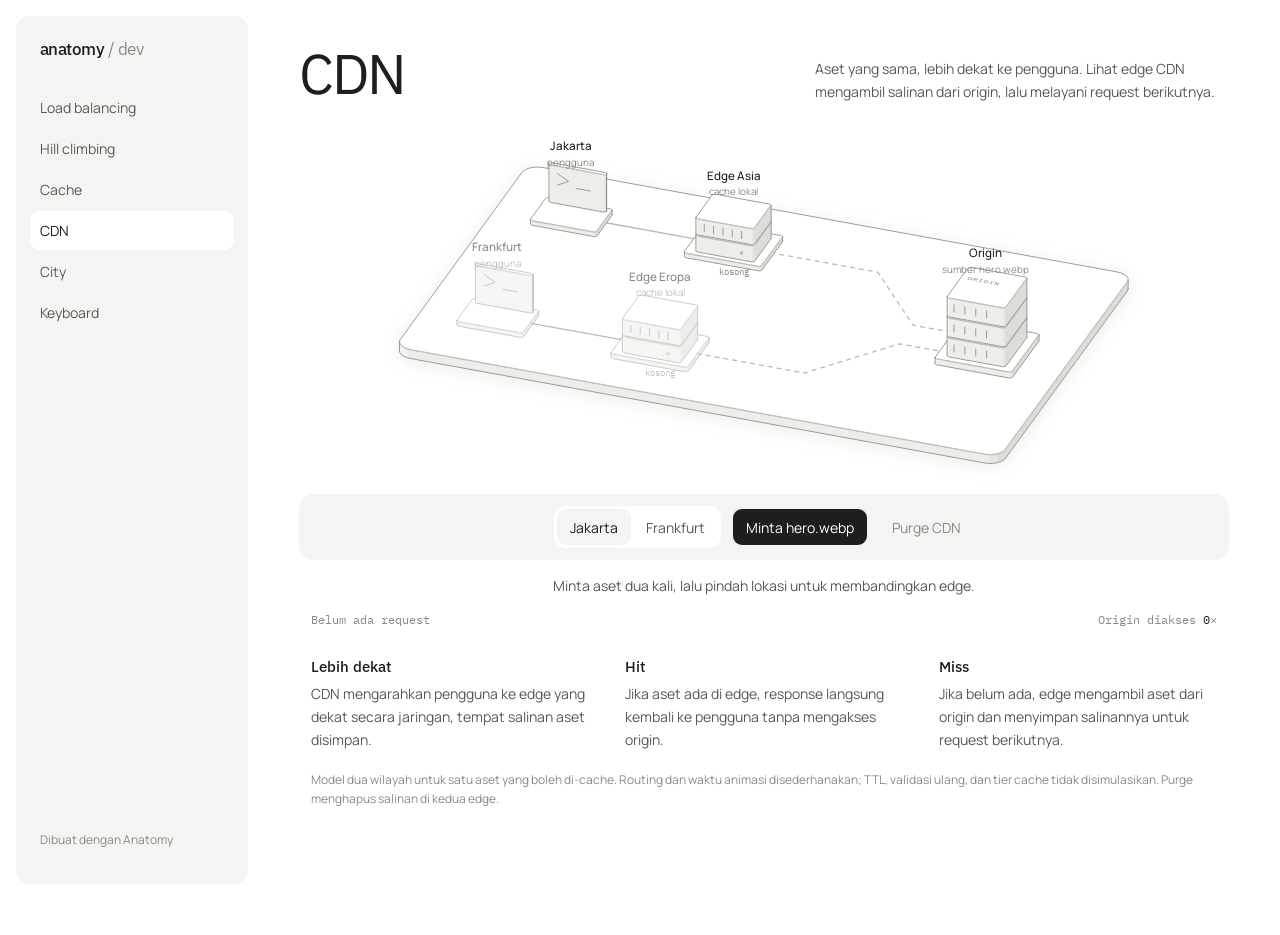
<file: cdn/index.html>
<!doctype html><html lang="id"><head><meta charset="utf-8"><meta name="viewport" content="width=device-width, initial-scale=1"><title>CDN</title><style>
.iso{
  --anatomy-page:#0b0b0b;--anatomy-card:#131313;--anatomy-text:#a3a3a3;--anatomy-strong:#e6e6e6;--anatomy-muted:#6e6e6e;
  --anatomy-paper:#131313;--anatomy-face:#1b1b1b;--anatomy-top:#1c1c1c;
  --anatomy-shade-0:#0f0f0f;--anatomy-shade-1:#121212;--anatomy-shade-2:#151515;--anatomy-shade-3:#181818;
  --anatomy-lit-top:#262626;--anatomy-lit-shade:#1d1d1d;
  --anatomy-hi:#d4d4d4;--anatomy-mid:#6a6a6a;--anatomy-lo:#3e3e3e;--anatomy-faint:#2a2a2a;--anatomy-lit:#ffffff;
  --anatomy-halo:#050505;--anatomy-halo-opacity:.9;--anatomy-dot:#e6e6e6;
  --anatomy-red:#ff6b6b;--anatomy-green:#6be0a0;--anatomy-blue:#6b9bff;
  --anatomy-weight:.6px;--anatomy-ease:cubic-bezier(.32,.72,0,1);
  --anatomy-mono:ui-monospace,"SF Mono",Menlo,Consolas,monospace;
  --anatomy-lift:inset 0 1px 0 0 #ffffff0a,inset 0 0 0 1px #ffffff06,0 0 0 1px #00000026,0 1px 1px -.5px #00000014,0 3px 3px -1.5px #00000014,0 6px 6px -3px #00000014,0 12px 12px -6px #00000014;
}
.iso[data-theme="light"]{
  --anatomy-page:#f2f2ef;--anatomy-card:#fbfbfa;--anatomy-text:#57575a;--anatomy-strong:#18181a;--anatomy-muted:#8c8c90;
  --anatomy-paper:#fbfbfa;--anatomy-face:#ffffff;--anatomy-top:#ffffff;
  --anatomy-shade-0:#dcdcd9;--anatomy-shade-1:#e5e5e2;--anatomy-shade-2:#ededea;--anatomy-shade-3:#f4f4f1;
  --anatomy-lit-top:#ffffff;--anatomy-lit-shade:#eeeeeb;
  --anatomy-hi:#26262a;--anatomy-mid:#8a8a8f;--anatomy-lo:#b4b4b8;--anatomy-faint:#d4d4d6;--anatomy-lit:#000000;
  --anatomy-halo:#8a8a80;--anatomy-halo-opacity:.32;--anatomy-dot:#3a3a3e;
  --anatomy-red:#e5484d;--anatomy-green:#30a46c;--anatomy-blue:#3e63dd;
  --anatomy-lift:inset 0 1px 0 0 #ffffff,0 0 0 1px #0000000f,0 1px 1px -.5px #0000000a,0 3px 3px -1.5px #0000000a,0 6px 6px -3px #0000000a,0 12px 12px -6px #0000000a;
}
.iso-svg{display:block;width:100%;height:auto;overflow:visible}
.iso-svg path,.iso-svg circle{vector-effect:non-scaling-stroke}
.iso-fill{fill:var(--anatomy-paper);stroke:none}
.iso-solid[data-lit]>.iso-fill{fill:var(--anatomy-face)}
.iso-shade,.iso-top{stroke:none}
.iso-shade[data-shade="0"]{fill:var(--anatomy-shade-0)}
.iso-shade[data-shade="1"]{fill:var(--anatomy-shade-1)}
.iso-shade[data-shade="2"]{fill:var(--anatomy-shade-2)}
.iso-shade[data-shade="3"]{fill:var(--anatomy-shade-3)}
.iso-top{fill:var(--anatomy-top)}
.iso-solid[data-lit]>.iso-top{fill:var(--anatomy-lit-top)}
.iso-solid[data-lit]>.iso-shade{fill:var(--anatomy-lit-shade)}
.iso-solid[data-seamless]>.iso-shade,.iso-solid[data-seamless]>.iso-top{stroke-width:.4;stroke-linejoin:round}
.iso-solid[data-seamless]>.iso-shade[data-shade="0"]{stroke:var(--anatomy-shade-0)}
.iso-solid[data-seamless]>.iso-shade[data-shade="1"]{stroke:var(--anatomy-shade-1)}
.iso-solid[data-seamless]>.iso-shade[data-shade="2"]{stroke:var(--anatomy-shade-2)}
.iso-solid[data-seamless]>.iso-shade[data-shade="3"]{stroke:var(--anatomy-shade-3)}
.iso-solid[data-seamless]>.iso-top{stroke:var(--anatomy-top)}
.iso-solid[data-seamless][data-lit]>.iso-top{stroke:var(--anatomy-lit-top)}
.iso-solid[data-seamless][data-lit]>.iso-shade{stroke:var(--anatomy-lit-shade)}
.iso-solid[data-lit]>.iso-edge{stroke:var(--anatomy-lit)}
.iso-halo{fill:var(--anatomy-halo);stroke:none;filter:blur(9px);opacity:var(--anatomy-halo-opacity);transform:translateY(3px)}
.iso-line{fill:none;stroke:var(--anatomy-lo);stroke-width:var(--anatomy-weight);stroke-linecap:round;stroke-linejoin:round}
.iso-line[data-tone="hi"]{stroke:var(--anatomy-hi)}
.iso-line[data-tone="mid"]{stroke:var(--anatomy-mid)}
.iso-line[data-tone="lo"]{stroke:var(--anatomy-lo)}
.iso-line[data-tone="faint"]{stroke:var(--anatomy-faint)}
.iso-line[data-tone="lit"]{stroke:var(--anatomy-lit)}
.iso-line[data-tone="red"]{stroke:var(--anatomy-red)}
.iso-line[data-tone="green"]{stroke:var(--anatomy-green)}
.iso-line[data-tone="blue"]{stroke:var(--anatomy-blue)}
.iso-line[data-dotted]{stroke-dasharray:.01 3.5;stroke-width:1}
.iso-line[data-dashed]{stroke-dasharray:3 3}
.iso-line[data-flow]{stroke-dasharray:2 6}
.iso-wire-end{fill:var(--anatomy-paper);stroke:var(--anatomy-lo);stroke-width:var(--anatomy-weight)}
.iso-wire[data-tone="hi"] .iso-wire-end{stroke:var(--anatomy-hi)}
.iso-wire[data-tone="mid"] .iso-wire-end{stroke:var(--anatomy-mid)}
.iso-wire[data-tone="faint"] .iso-wire-end{stroke:var(--anatomy-faint)}
.iso-wire[data-tone="lit"] .iso-wire-end{stroke:var(--anatomy-lit)}
.iso-dots circle{fill:var(--anatomy-dot);stroke:none;opacity:.32}
.iso-dots[data-tone="hi"] circle{opacity:.85}
.iso-dots[data-tone="mid"] circle{opacity:.45}
.iso-dots[data-tone="lo"] circle{opacity:.22}
.iso-dots[data-tone="faint"] circle{opacity:.12}
.iso-face-text{fill:var(--anatomy-mid);font-family:var(--anatomy-mono);letter-spacing:.04em}
.iso-face-text[data-tone="hi"]{fill:var(--anatomy-hi)}
.iso-face-text[data-tone="lo"]{fill:var(--anatomy-lo)}
.iso-face-text[data-tone="faint"]{fill:var(--anatomy-faint)}
.tb-body{fill:var(--anatomy-shade-2);stroke:none}
.tb-shine{fill:var(--anatomy-top);stroke:none}
.tb-shade{fill:var(--anatomy-shade-0);stroke:none}
.tb-ring{fill:none;stroke:var(--anatomy-lo);stroke-width:.45;stroke-linecap:butt;stroke-linejoin:round}
.tb-ring[data-tone="mid"]{stroke:var(--anatomy-mid)}
.tb-ring[data-tone="faint"]{stroke:var(--anatomy-faint)}
.tb-ring[data-tone="hi"]{stroke:var(--anatomy-hi)}
@keyframes iso-flow{to{stroke-dashoffset:-32}}
@keyframes iso-pulse{0%,100%{opacity:.18}12%{opacity:1}40%{opacity:.18}}
.iso-line[data-flow]{animation:iso-flow 1600ms linear infinite}
.iso-dots circle[data-pulse]{animation:iso-pulse 1600ms steps(1,end) infinite;animation-delay:var(--pulse-at,0ms)}
.iso-figure{margin:32px 0 36px}
.iso-plate{position:relative;padding:52px 24px;border-radius:0;background:var(--anatomy-card);box-shadow:0 0 0 1px var(--anatomy-mid);--anatomy-paper:var(--anatomy-card)}
.iso-plate-corners{position:absolute;inset:18px 20px;pointer-events:none}
.iso-plate-corner{position:absolute;color:var(--anatomy-muted);font-family:var(--anatomy-mono);font-size:10.5px;line-height:1;letter-spacing:.04em;white-space:nowrap}
.iso-plate-corner[data-corner="fig"]{top:0;left:0;color:var(--anatomy-text)}
.iso-plate-corner[data-corner="title"]{top:0;right:0;text-transform:uppercase;letter-spacing:.1em}
.iso-plate-corner[data-corner="hint"]{bottom:0;left:0;text-transform:uppercase;letter-spacing:.1em}
.iso-plate-corner[data-corner="readout"]{right:0;bottom:0;color:var(--anatomy-text);font-variant-numeric:tabular-nums}
.iso-plate .iso-svg{margin:0 auto}
.iso-legend{display:grid;gap:8px;margin-top:12px;color:var(--anatomy-muted);font-size:13px;line-height:1.55}
.iso-keys{display:flex;flex-wrap:wrap;gap:6px 18px}
.iso-key{display:inline-flex;align-items:center;gap:7px}
.iso-swatch{width:16px;height:10px;flex:none;overflow:visible}
.iso-swatch path{fill:none;stroke:var(--anatomy-hi);stroke-width:1;vector-effect:non-scaling-stroke;stroke-linejoin:round;stroke-linecap:round}
.iso-swatch[data-mark="raised"] path,.iso-swatch[data-mark="flat"] path{stroke:var(--anatomy-mid)}
.iso-swatch[data-mark="lit"] path{stroke:var(--anatomy-lit)}
.iso-swatch[data-mark="dim"] path{stroke:var(--anatomy-lo)}
.iso-swatch[data-mark="dotted"] path{stroke-dasharray:.01 3;stroke-width:1.4}
.iso-swatch[data-mark="dashed"] path{stroke-dasharray:3 2.5}
.iso-swatch[data-mark="red"] path{stroke:var(--anatomy-red)}
.iso-swatch[data-mark="green"] path{stroke:var(--anatomy-green)}
.iso-swatch[data-mark="blue"] path{stroke:var(--anatomy-blue)}
.iso-swatch-crease{stroke:var(--anatomy-lo)!important}
@media (max-width:560px){.iso-plate{padding:48px 12px 70px}.iso-plate-corner[data-corner="hint"]{bottom:18px}}
@media (prefers-reduced-motion:reduce){.iso-line[data-flow],.iso-dots circle[data-pulse]{animation:none}}

*{box-sizing:border-box}
html{color-scheme:dark}
body[data-theme="light"]{color-scheme:light}
body{margin:0;background:var(--anatomy-page);color:var(--anatomy-text);font:14px/1.6 ui-sans-serif,system-ui,-apple-system,"Segoe UI",sans-serif;-webkit-font-smoothing:antialiased}
.iso-page{width:min(1280px,100% - 32px);margin:64px auto 96px}
</style><meta name="description" content="Lihat cara CDN melayani aset lewat edge server: cache hit, cache miss, origin, dan purge."></head><body class="iso" data-theme="light"><main class="iso-page"><style>
@import url('https://fonts.googleapis.com/css2?family=IBM+Plex+Sans:wght@400;500&family=IBM+Plex+Mono:wght@400&family=Manrope:wght@400;500;600&display=swap');
:root{--heading:'IBM Plex Sans',sans-serif;--body:'Manrope',sans-serif;--mono:'IBM Plex Mono',ui-monospace,monospace;--accent:#b85b39;--gutter:clamp(16px,4vw,56px);--radius:14px}
body.iso{font:400 14px/1.65 var(--body)}
.iso[data-theme="light"]{--anatomy-page:#fff;--anatomy-strong:#1d1f1c;--anatomy-text:#555a54;--anatomy-muted:#868b84;--anatomy-card:#fff;--anatomy-paper:#fff;--anatomy-top:#fff;--anatomy-mid:#879181;--anatomy-hi:#3f4a3b;--anatomy-lo:#b5bdb0;--anatomy-faint:#e7e9e4;--surface:#f4f5f2}
.iso[data-theme="dark"]{--anatomy-page:#0e0f0e;--anatomy-card:#0e0f0e;--anatomy-paper:#0e0f0e;--anatomy-faint:#242624;--surface:#181a18}
.iso-page{width:100%;margin:0;padding:16px var(--gutter) var(--gutter) 16px;display:grid;grid-template-columns:232px minmax(0,1fr);column-gap:var(--gutter);align-content:start}
.iso-page>*{grid-column:2;min-width:0}
.site-header{grid-column:1;grid-row:1/span 20;align-self:start;position:sticky;top:16px;height:calc(100vh - 32px);display:flex;flex-direction:column;gap:28px;padding:22px 14px;border-radius:var(--radius);background:var(--surface)}
.brand{padding:0 10px;color:var(--anatomy-strong);text-decoration:none;font:500 17px var(--heading);letter-spacing:-.03em;white-space:nowrap}
.brand span{font-weight:400;color:var(--anatomy-muted)}
.iso-nav{display:flex;flex-direction:column;gap:2px}
.nav-title{margin:0 0 6px;padding:0 10px;font-size:12px;color:var(--anatomy-muted)}
.iso-nav a{display:block;padding:8px 10px;border-radius:9px;color:var(--anatomy-text);font-size:14px;text-decoration:none}
.iso-nav a:hover{color:var(--anatomy-strong)}
.iso-nav a[aria-current="page"]{background:var(--anatomy-page);color:var(--anatomy-strong)}
.side-foot{margin-top:auto;padding:0 10px;font-size:12px;color:var(--anatomy-muted)}.side-foot a{text-decoration:none}.side-foot a:hover{color:var(--anatomy-strong)}
.page-intro{display:grid;grid-template-columns:minmax(0,1fr) minmax(0,1fr);gap:40px;align-items:end;padding:28px 0 8px}
.iso-page h1{margin:0;color:var(--anatomy-strong);font:400 clamp(34px,4.4vw,56px)/1.05 var(--heading);letter-spacing:-.045em}
.intro-copy{margin:0;max-width:46ch;justify-self:end;color:var(--anatomy-text)}
.iso{--anatomy-weight:.85px}.iso-halo{filter:blur(10px);opacity:.16}
.site-footer{height:24px}
a{color:inherit}button,select,input{font:inherit}button,a,select,input{touch-action:manipulation}
:focus-visible{outline:2px solid var(--accent);outline-offset:4px}
@media(max-width:900px){.iso-page{display:block;padding:12px var(--gutter) var(--gutter)}.site-header{position:static;height:auto;flex-direction:row;align-items:center;justify-content:space-between;gap:12px;padding:8px 8px 8px 4px}.iso-nav{flex-direction:row}.nav-title,.side-foot{display:none}.iso-nav a{padding:7px 10px;font-size:13px}}
@media(max-width:480px){.site-header{flex-wrap:wrap;row-gap:8px}.iso-nav{flex-wrap:wrap}.iso-nav a{font-size:12px;padding:7px 8px}}
@media(max-width:760px){.page-intro{grid-template-columns:1fr;gap:14px;padding-top:28px}.intro-copy{justify-self:start}}
</style><link rel="stylesheet" href="/cdn/style.css"><header class="site-header"><a class="brand" href="/" aria-label="Anatomy Dev beranda">anatomy<span> / dev</span></a><nav class="iso-nav" aria-label="Pilih ilustrasi"><a href="/load-balancer">Load balancing</a><a href="/">Hill climbing</a><a href="/cache">Cache</a><a href="/cdn" aria-current="page">CDN</a><a href="/city">City</a><a href="/keyboard">Keyboard</a></nav><p class="side-foot"><a href="https://github.com/wheresryan22/anatomy" target="_blank" rel="noreferrer">Dibuat dengan Anatomy</a></p></header><section class="page-intro"><h1>CDN</h1><p class="intro-copy">Aset yang sama, lebih dekat ke pengguna. Lihat edge CDN mengambil salinan dari origin, lalu melayani request berikutnya.</p></section><section class="cdn-demo" aria-label="Simulasi CDN"><div class="cdn-figure"><svg xmlns="http://www.w3.org/2000/svg" class="iso-svg" viewBox="0 0 1040 420" role="img" aria-label="CDN dengan dua wilayah: pengguna Jakarta memakai Edge Asia dan pengguna Frankfurt memakai Edge Eropa. Edge mengambil aset dari origin saat cache miss; cache hit dilayani langsung dari edge."><path class="iso-halo" d="M112.4 250L112.6 248.2L113.5 246.5L249.4 59.8L250.9 58.2L253.1 56.7L255.8 55.5L258.9 54.6L262.3 54L265.9 53.8L269.5 53.9L273 54.3L915.5 171.2L918.7 172L921.6 173.1L924.1 174.4L925.9 176L927.1 177.7L927.6 179.5L927.6 189.1L927.4 190.9L926.5 192.7L790.6 379.3L789.1 381L786.9 382.4L784.2 383.6L781.1 384.5L777.7 385.1L774.1 385.4L770.5 385.3L767 384.8L124.5 267.9L121.3 267.1L118.4 266.1L115.9 264.7L114.1 263.1L112.9 261.4L112.4 259.6Z"/><g class="iso-solid"><path class="iso-fill" d="M112.4 248.8L113.5 246.5L249.4 59.8L251.6 57.7L254.8 55.9L258.9 54.6L263.5 53.9L268.3 53.8L273 54.3L915.5 171.2L919.8 172.3L923.3 174L925.9 176L927.4 178.3L927.6 180.7L927.6 190.3L926.5 192.7L790.6 379.3L788.4 381.5L785.2 383.2L781.1 384.5L776.5 385.3L771.7 385.4L767 384.8L124.5 267.9L120.2 266.8L116.7 265.2L114.1 263.1L112.6 260.8L112.4 258.4Z"/><path class="iso-shade" data-shade="0" d="M927.6 190.3L926.5 192.7L926.5 183.1L927.6 180.7ZM926.5 192.7L790.6 379.3L790.6 369.7L926.5 183.1ZM790.6 379.3L788.4 381.5L788.4 371.9L790.6 369.7ZM788.4 381.5L785.2 383.2L785.2 373.6L788.4 371.9ZM785.2 383.2L781.1 384.5L781.1 374.9L785.2 373.6Z"/><path class="iso-shade" data-shade="1" d="M781.1 384.5L776.5 385.3L776.5 375.7L781.1 374.9ZM776.5 385.3L771.7 385.4L771.7 375.8L776.5 375.7Z"/><path class="iso-shade" data-shade="2" d="M771.7 385.4L767 384.8L767 375.2L771.7 375.8ZM767 384.8L124.5 267.9L124.5 258.3L767 375.2ZM124.5 267.9L120.2 266.8L120.2 257.2L124.5 258.3Z"/><path class="iso-shade" data-shade="3" d="M120.2 266.8L116.7 265.2L116.7 255.6L120.2 257.2ZM116.7 265.2L114.1 263.1L114.1 253.5L116.7 255.6ZM114.1 263.1L112.6 260.8L112.6 251.2L114.1 253.5ZM112.6 260.8L112.4 258.4L112.4 248.8L112.6 251.2Z"/><path class="iso-top" d="M915.5 171.2L919.8 172.3L923.3 174L925.9 176L927.4 178.3L927.6 180.7L926.5 183.1L790.6 369.7L788.4 371.9L785.2 373.6L781.1 374.9L776.5 375.7L771.7 375.8L767 375.2L124.5 258.3L120.2 257.2L116.7 255.6L114.1 253.5L112.6 251.2L112.4 248.8L113.5 246.5L249.4 59.8L251.6 57.7L254.8 55.9L258.9 54.6L263.5 53.9L268.3 53.8L273 54.3Z"/><path class="iso-line iso-crease" data-tone="lo" d="M927.6 180.7L926.5 183.1L790.6 369.7L788.4 371.9L785.2 373.6L781.1 374.9L776.5 375.7L771.7 375.8L767 375.2L124.5 258.3L120.2 257.2L116.7 255.6L114.1 253.5L112.6 251.2L112.4 248.8"/><path class="iso-line iso-bevel" data-tone="lo" d="M927.6 180.7L925.6 182.9L789.8 369.5L787.7 371.6L784.6 373.3L780.7 374.5L776.3 375.2L771.8 375.3L767.2 374.8L124.9 257.9L120.8 256.8L117.4 255.3L114.9 253.4L113.6 251.2L112.4 248.8"/><path class="iso-line iso-edge" data-tone="mid" d="M112.4 248.8L113.5 246.5L249.4 59.8L251.6 57.7L254.8 55.9L258.9 54.6L263.5 53.9L268.3 53.8L273 54.3L915.5 171.2L919.8 172.3L923.3 174L925.9 176L927.4 178.3L927.6 180.7M927.6 190.3L926.5 192.7L790.6 379.3L788.4 381.5L785.2 383.2L781.1 384.5L776.5 385.3L771.7 385.4L767 384.8L124.5 267.9L120.2 266.8L116.7 265.2L114.1 263.1L112.6 260.8L112.4 258.4M927.6 180.7L927.6 190.3M112.4 248.8L112.4 258.4"/></g><path id="jakarta-local" d="M342 115.8L442.7 134.1" class="cdn-route"/><path id="jakarta-origin" d="M527.8 149.6L647.6 171.4L687 230.7L733.9 239.2" class="cdn-route origin-route"/><path id="frankfurt-local" d="M259.8 228.6L360.5 246.9" class="cdn-route"/><path id="frankfurt-origin" d="M445.6 262.4L565.4 284.2L671.8 251.5L718.7 260" class="cdn-route origin-route"/><g data-region="jakarta" class="region"><g class="iso-solid"><path class="iso-fill" d="M258.9 112.4L259.1 111.9L275.5 89.3L276.1 88.8L276.9 88.4L278 88.1L279.1 88.1L280.3 88.2L348 100.5L349 100.8L349.8 101.2L350.3 101.7L350.4 102.3L350.4 107.1L350.2 107.7L333.8 130.2L333.2 130.8L332.4 131.1L331.3 131.4L330.2 131.5L329 131.4L261.3 119L260.3 118.7L259.5 118.3L259 117.8L258.9 117.2Z"/><path class="iso-shade" data-shade="0" d="M350.4 107.1L350.2 107.7L350.2 102.9L350.4 102.3ZM350.2 107.7L333.8 130.2L333.8 125.4L350.2 102.9ZM333.8 130.2L333.2 130.8L333.2 126L333.8 125.4ZM333.2 130.8L332.4 131.1L332.4 126.3L333.2 126Z"/><path class="iso-shade" data-shade="1" d="M332.4 131.1L331.3 131.4L331.3 126.6L332.4 126.3ZM331.3 131.4L330.2 131.5L330.2 126.7L331.3 126.6Z"/><path class="iso-shade" data-shade="2" d="M330.2 131.5L329 131.4L329 126.6L330.2 126.7ZM329 131.4L261.3 119L261.3 114.2L329 126.6ZM261.3 119L260.3 118.7L260.3 113.9L261.3 114.2Z"/><path class="iso-shade" data-shade="3" d="M260.3 118.7L259.5 118.3L259.5 113.5L260.3 113.9ZM259.5 118.3L259 117.8L259 113L259.5 113.5ZM259 117.8L258.9 117.2L258.9 112.4L259 113Z"/><path class="iso-top" d="M348 100.5L349 100.8L349.8 101.2L350.3 101.7L350.4 102.3L350.2 102.9L333.8 125.4L333.2 126L332.4 126.3L331.3 126.6L330.2 126.7L329 126.6L261.3 114.2L260.3 113.9L259.5 113.5L259 113L258.9 112.4L259.1 111.9L275.5 89.3L276.1 88.8L276.9 88.4L278 88.1L279.1 88.1L280.3 88.2Z"/><path class="iso-line iso-crease" data-tone="lo" d="M350.4 102.3L350.2 102.9L333.8 125.4L333.2 126L332.4 126.3L331.3 126.6L330.2 126.7L329 126.6L261.3 114.2L260.3 113.9L259.5 113.5L259 113L258.9 112.4"/><path class="iso-line iso-bevel" data-tone="lo" d="M350.4 102.3L349.3 102.8L332.9 125.3L332.5 125.7L331.8 126L331.1 126.1L330.2 126.2L329.3 126.1L261.7 113.8L260.9 113.6L260.3 113.3L259.9 112.9L258.9 112.4"/><path class="iso-line iso-edge" data-tone="mid" d="M258.9 112.4L259.1 111.9L275.5 89.3L276.1 88.8L276.9 88.4L278 88.1L279.1 88.1L280.3 88.2L348 100.5L349 100.8L349.8 101.2L350.3 101.7L350.4 102.3M350.4 107.1L350.2 107.7L333.8 130.2L333.2 130.8L332.4 131.1L331.3 131.4L330.2 131.5L329 131.4L261.3 119L260.3 118.7L259.5 118.3L259 117.8L258.9 117.2M350.4 102.3L350.4 107.1M258.9 112.4L258.9 117.2"/></g><g class="iso-solid"><path class="iso-fill" d="M279.6 50.4L279.8 49.9L280.2 49.6L280.9 49.3L281.6 49.1L282.5 49L283.4 49.1L342.4 59.8L343.1 60.1L343.7 60.4L344.1 60.8L344.2 61.2L344.2 102.8L344 103.2L343.6 103.6L343 103.9L342.2 104.1L341.3 104.1L340.5 104.1L281.5 93.3L280.7 93.1L280.1 92.8L279.7 92.4L279.6 92Z"/><path class="iso-shade" data-shade="0" d="M344.2 102.8L344 103.2L344 61.6L344.2 61.2ZM344 103.2L343.6 103.6L343.6 62L344 61.6ZM343.6 103.6L343 103.9L343 62.3L343.6 62Z"/><path class="iso-shade" data-shade="1" d="M343 103.9L342.2 104.1L342.2 62.5L343 62.3ZM342.2 104.1L341.3 104.1L341.3 62.5L342.2 62.5Z"/><path class="iso-shade" data-shade="2" d="M341.3 104.1L340.5 104.1L340.5 62.5L341.3 62.5ZM340.5 104.1L281.5 93.3L281.5 51.7L340.5 62.5ZM281.5 93.3L280.7 93.1L280.7 51.5L281.5 51.7Z"/><path class="iso-shade" data-shade="3" d="M280.7 93.1L280.1 92.8L280.1 51.2L280.7 51.5ZM280.1 92.8L279.7 92.4L279.7 50.8L280.1 51.2ZM279.7 92.4L279.6 92L279.6 50.4L279.7 50.8Z"/><path class="iso-top" d="M342.4 59.8L343.1 60.1L343.7 60.4L344.1 60.8L344.2 61.2L344 61.6L344 61.6L343.6 62L343 62.3L342.2 62.5L341.3 62.5L340.5 62.5L281.5 51.7L280.7 51.5L280.1 51.2L279.7 50.8L279.6 50.4L279.8 49.9L279.8 49.9L280.2 49.6L280.9 49.3L281.6 49.1L282.5 49L283.4 49.1Z"/><path class="iso-line iso-crease" data-tone="lo" d="M344.2 61.2L344 61.6M344 61.6L343.6 62L343 62.3L342.2 62.5L341.3 62.5L340.5 62.5L281.5 51.7L280.7 51.5L280.1 51.2L279.7 50.8L279.6 50.4"/><path class="iso-line iso-bevel" data-tone="lo" d="M344.2 61.2L344 61.6M344 61.6L342.9 61.7L342.5 61.9L341.9 62L341.4 62.1L340.7 62L281.8 51.3L281.3 51.1L280.9 50.9L280.6 50.7L279.6 50.4"/><path class="iso-line iso-edge" data-tone="mid" d="M344 61.6L344 61.6M279.6 50.4L279.8 49.9L279.8 49.9L280.2 49.6L280.9 49.3L281.6 49.1L282.5 49L283.4 49.1L342.4 59.8L343.1 60.1L343.7 60.4L344.1 60.8L344.2 61.2M344.2 102.8L344 103.2M344 103.2L343.6 103.6L343 103.9L342.2 104.1L341.3 104.1L340.5 104.1L281.5 93.3L280.7 93.1L280.1 92.8L279.7 92.4L279.6 92M344.2 61.2L344.2 102.8M344 61.6L344 103.2M344 61.6L344 103.2M279.6 50.4L279.6 92"/></g><path class="iso-line" data-tone="mid" d="M289.3 61.1L301.4 69.7L289.3 73.9"/><path class="iso-line" data-tone="mid" d="M310.1 77.7L325.7 80.6"/><text x="303.78604078870535" y="35.20041101878451" class="cdn-label" text-anchor="middle">Jakarta</text><text x="303.78604078870535" y="52.20041101878451" class="cdn-sub" text-anchor="middle">pengguna</text><g class="iso-solid"><path class="iso-fill" d="M431.1 148.7L431.3 148.1L454.1 116.9L454.6 116.4L455.5 116L456.5 115.7L457.7 115.6L458.8 115.8L538.7 130.3L539.7 130.6L540.5 131L541 131.5L541.1 132.1L541.1 136.9L540.9 137.5L518.1 168.7L517.6 169.2L516.7 169.6L515.7 169.9L514.5 169.9L513.4 169.8L433.5 155.3L432.5 155L431.7 154.6L431.2 154.1L431.1 153.5Z"/><path class="iso-shade" data-shade="0" d="M541.1 136.9L540.9 137.5L540.9 132.7L541.1 132.1ZM540.9 137.5L518.1 168.7L518.1 163.9L540.9 132.7ZM518.1 168.7L517.6 169.2L517.6 164.4L518.1 163.9ZM517.6 169.2L516.7 169.6L516.7 164.8L517.6 164.4Z"/><path class="iso-shade" data-shade="1" d="M516.7 169.6L515.7 169.9L515.7 165.1L516.7 164.8ZM515.7 169.9L514.5 169.9L514.5 165.1L515.7 165.1Z"/><path class="iso-shade" data-shade="2" d="M514.5 169.9L513.4 169.8L513.4 165L514.5 165.1ZM513.4 169.8L433.5 155.3L433.5 150.5L513.4 165ZM433.5 155.3L432.5 155L432.5 150.2L433.5 150.5Z"/><path class="iso-shade" data-shade="3" d="M432.5 155L431.7 154.6L431.7 149.8L432.5 150.2ZM431.7 154.6L431.2 154.1L431.2 149.3L431.7 149.8ZM431.2 154.1L431.1 153.5L431.1 148.7L431.2 149.3Z"/><path class="iso-top" d="M538.7 130.3L539.7 130.6L540.5 131L541 131.5L541.1 132.1L540.9 132.7L518.1 163.9L517.6 164.4L516.7 164.8L515.7 165.1L514.5 165.1L513.4 165L433.5 150.5L432.5 150.2L431.7 149.8L431.2 149.3L431.1 148.7L431.3 148.1L454.1 116.9L454.6 116.4L455.5 116L456.5 115.7L457.7 115.6L458.8 115.8Z"/><path class="iso-line iso-crease" data-tone="lo" d="M541.1 132.1L540.9 132.7L518.1 163.9L517.6 164.4L516.7 164.8L515.7 165.1L514.5 165.1L513.4 165L433.5 150.5L432.5 150.2L431.7 149.8L431.2 149.3L431.1 148.7"/><path class="iso-line iso-bevel" data-tone="lo" d="M541.1 132.1L540 132.5L517.3 163.7L516.8 164.1L516.2 164.4L515.4 164.6L514.6 164.7L513.6 164.6L433.9 150.1L433.1 149.8L432.5 149.5L432.1 149.1L431.1 148.7"/><path class="iso-line iso-edge" data-tone="mid" d="M431.1 148.7L431.3 148.1L454.1 116.9L454.6 116.4L455.5 116L456.5 115.7L457.7 115.6L458.8 115.8L538.7 130.3L539.7 130.6L540.5 131L541 131.5L541.1 132.1M541.1 136.9L540.9 137.5L518.1 168.7L517.6 169.2L516.7 169.6L515.7 169.9L514.5 169.9L513.4 169.8L433.5 155.3L432.5 155L431.7 154.6L431.2 154.1L431.1 153.5M541.1 132.1L541.1 136.9M431.1 148.7L431.1 153.5"/></g><g class="iso-solid"><path class="iso-fill" d="M444 129.5L444.3 128.9L462 104.6L462.5 104.1L463.4 103.7L464.4 103.5L465.6 103.4L466.7 103.5L525.7 114.3L526.7 114.5L527.5 115L528 115.5L528.2 116.1L528.2 133.7L527.9 134.2L510.2 158.5L509.7 159.1L508.8 159.4L507.8 159.7L506.6 159.8L505.5 159.7L446.5 148.9L445.5 148.6L444.7 148.2L444.2 147.7L444 147.1Z"/><path class="iso-shade" data-shade="0" d="M528.2 133.7L527.9 134.2L527.9 116.6L528.2 116.1ZM527.9 134.2L510.2 158.5L510.2 140.9L527.9 116.6ZM510.2 158.5L509.7 159.1L509.7 141.4L510.2 140.9ZM509.7 159.1L508.8 159.4L508.8 141.8L509.7 141.4Z"/><path class="iso-shade" data-shade="1" d="M508.8 159.4L507.8 159.7L507.8 142.1L508.8 141.8ZM507.8 159.7L506.6 159.8L506.6 142.2L507.8 142.1Z"/><path class="iso-shade" data-shade="2" d="M506.6 159.8L505.5 159.7L505.5 142L506.6 142.2ZM505.5 159.7L446.5 148.9L446.5 131.3L505.5 142ZM446.5 148.9L445.5 148.6L445.5 131L446.5 131.3Z"/><path class="iso-shade" data-shade="3" d="M445.5 148.6L444.7 148.2L444.7 130.6L445.5 131ZM444.7 148.2L444.2 147.7L444.2 130.1L444.7 130.6ZM444.2 147.7L444 147.1L444 129.5L444.2 130.1Z"/><path class="iso-top" d="M525.7 114.3L526.7 114.5L527.5 115L528 115.5L528.2 116.1L527.9 116.6L510.2 140.9L509.7 141.4L508.8 141.8L507.8 142.1L506.6 142.2L505.5 142L446.5 131.3L445.5 131L444.7 130.6L444.2 130.1L444 129.5L444.3 128.9L462 104.6L462.5 104.1L463.4 103.7L464.4 103.5L465.6 103.4L466.7 103.5Z"/><path class="iso-line iso-crease" data-tone="lo" d="M528.2 116.1L527.9 116.6L510.2 140.9L509.7 141.4L508.8 141.8L507.8 142.1L506.6 142.2L505.5 142L446.5 131.3L445.5 131L444.7 130.6L444.2 130.1L444 129.5"/><path class="iso-line iso-bevel" data-tone="lo" d="M528.2 116.1L527 116.5L509.4 140.8L509 141.2L508.3 141.5L507.5 141.6L506.7 141.7L505.8 141.6L446.9 130.9L446 130.7L445.4 130.3L445.1 130L444 129.5"/><path class="iso-line iso-edge" data-tone="mid" d="M444 129.5L444.3 128.9L462 104.6L462.5 104.1L463.4 103.7L464.4 103.5L465.6 103.4L466.7 103.5L525.7 114.3L526.7 114.5L527.5 115L528 115.5L528.2 116.1M528.2 133.7L527.9 134.2L510.2 158.5L509.7 159.1L508.8 159.4L507.8 159.7L506.6 159.8L505.5 159.7L446.5 148.9L445.5 148.6L444.7 148.2L444.2 147.7L444 147.1M528.2 116.1L528.2 133.7M444 129.5L444 147.1"/></g><g class="iso-solid"><path class="iso-fill" d="M444 110.3L444.3 109.7L462 85.4L462.5 84.9L463.4 84.5L464.4 84.3L465.6 84.2L466.7 84.3L525.7 95.1L526.7 95.3L527.5 95.8L528 96.3L528.2 96.9L528.2 114.5L527.9 115L510.2 139.3L509.7 139.8L508.8 140.2L507.8 140.5L506.6 140.6L505.5 140.4L446.5 129.7L445.5 129.4L444.7 129L444.2 128.5L444 127.9Z"/><path class="iso-shade" data-shade="0" d="M528.2 114.5L527.9 115L527.9 97.4L528.2 96.9ZM527.9 115L510.2 139.3L510.2 121.7L527.9 97.4ZM510.2 139.3L509.7 139.8L509.7 122.2L510.2 121.7ZM509.7 139.8L508.8 140.2L508.8 122.6L509.7 122.2Z"/><path class="iso-shade" data-shade="1" d="M508.8 140.2L507.8 140.5L507.8 122.9L508.8 122.6ZM507.8 140.5L506.6 140.6L506.6 123L507.8 122.9Z"/><path class="iso-shade" data-shade="2" d="M506.6 140.6L505.5 140.4L505.5 122.8L506.6 123ZM505.5 140.4L446.5 129.7L446.5 112.1L505.5 122.8ZM446.5 129.7L445.5 129.4L445.5 111.8L446.5 112.1Z"/><path class="iso-shade" data-shade="3" d="M445.5 129.4L444.7 129L444.7 111.4L445.5 111.8ZM444.7 129L444.2 128.5L444.2 110.9L444.7 111.4ZM444.2 128.5L444 127.9L444 110.3L444.2 110.9Z"/><path class="iso-top" d="M525.7 95.1L526.7 95.3L527.5 95.8L528 96.3L528.2 96.9L527.9 97.4L510.2 121.7L509.7 122.2L508.8 122.6L507.8 122.9L506.6 123L505.5 122.8L446.5 112.1L445.5 111.8L444.7 111.4L444.2 110.9L444 110.3L444.3 109.7L462 85.4L462.5 84.9L463.4 84.5L464.4 84.3L465.6 84.2L466.7 84.3Z"/><path class="iso-line iso-crease" data-tone="lo" d="M528.2 96.9L527.9 97.4L510.2 121.7L509.7 122.2L508.8 122.6L507.8 122.9L506.6 123L505.5 122.8L446.5 112.1L445.5 111.8L444.7 111.4L444.2 110.9L444 110.3"/><path class="iso-line iso-bevel" data-tone="lo" d="M528.2 96.9L527 97.3L509.4 121.5L509 122L508.3 122.3L507.5 122.4L506.7 122.5L505.8 122.4L446.9 111.7L446 111.5L445.4 111.1L445.1 110.7L444 110.3"/><path class="iso-line iso-edge" data-tone="mid" d="M444 110.3L444.3 109.7L462 85.4L462.5 84.9L463.4 84.5L464.4 84.3L465.6 84.2L466.7 84.3L525.7 95.1L526.7 95.3L527.5 95.8L528 96.3L528.2 96.9M528.2 114.5L527.9 115L510.2 139.3L509.7 139.8L508.8 140.2L507.8 140.5L506.6 140.6L505.5 140.4L446.5 129.7L445.5 129.4L444.7 129L444.2 128.5L444 127.9M528.2 96.9L528.2 114.5M444 110.3L444 127.9"/></g><path class="iso-line" data-tone="mid" d="M453.4 126.2L453.4 118.2"/><path class="iso-line" data-tone="mid" d="M463.8 128.1L463.8 120.1"/><path class="iso-line" data-tone="mid" d="M474.3 130L474.3 122"/><path class="iso-line" data-tone="mid" d="M484.7 131.9L484.7 123.9"/><path class="iso-line" data-tone="mid" d="M495.1 133.8L495.1 125.8"/><circle cx="495.08817907196703" cy="149.75351876738097" r="2" class="edge-led"/><text x="486.10013544033126" y="68.37886288897599" class="cdn-label" text-anchor="middle">Edge Asia</text><text x="486.10013544033126" y="85.37886288897599" class="cdn-sub" text-anchor="middle">cache lokal</text><text x="486.10013544033126" y="174.18872733980356" class="edge-state" text-anchor="middle" data-edge="jakarta">kosong</text></g><g data-region="frankfurt" class="region"><g class="iso-solid"><path class="iso-fill" d="M176.7 225.3L177 224.7L193.4 202.1L193.9 201.6L194.8 201.2L195.8 201L197 200.9L198.1 201L265.8 213.4L266.8 213.6L267.6 214.1L268.1 214.6L268.3 215.2L268.3 220L268 220.5L251.6 243.1L251.1 243.6L250.2 244L249.2 244.3L248 244.3L246.9 244.2L179.2 231.9L178.1 231.6L177.4 231.2L176.9 230.7L176.7 230.1Z"/><path class="iso-shade" data-shade="0" d="M268.3 220L268 220.5L268 215.7L268.3 215.2ZM268 220.5L251.6 243.1L251.6 238.3L268 215.7ZM251.6 243.1L251.1 243.6L251.1 238.8L251.6 238.3ZM251.1 243.6L250.2 244L250.2 239.2L251.1 238.8Z"/><path class="iso-shade" data-shade="1" d="M250.2 244L249.2 244.3L249.2 239.5L250.2 239.2ZM249.2 244.3L248 244.3L248 239.5L249.2 239.5Z"/><path class="iso-shade" data-shade="2" d="M248 244.3L246.9 244.2L246.9 239.4L248 239.5ZM246.9 244.2L179.2 231.9L179.2 227.1L246.9 239.4ZM179.2 231.9L178.1 231.6L178.1 226.8L179.2 227.1Z"/><path class="iso-shade" data-shade="3" d="M178.1 231.6L177.4 231.2L177.4 226.4L178.1 226.8ZM177.4 231.2L176.9 230.7L176.9 225.9L177.4 226.4ZM176.9 230.7L176.7 230.1L176.7 225.3L176.9 225.9Z"/><path class="iso-top" d="M265.8 213.4L266.8 213.6L267.6 214.1L268.1 214.6L268.3 215.2L268 215.7L251.6 238.3L251.1 238.8L250.2 239.2L249.2 239.5L248 239.5L246.9 239.4L179.2 227.1L178.1 226.8L177.4 226.4L176.9 225.9L176.7 225.3L177 224.7L193.4 202.1L193.9 201.6L194.8 201.2L195.8 201L197 200.9L198.1 201Z"/><path class="iso-line iso-crease" data-tone="lo" d="M268.3 215.2L268 215.7L251.6 238.3L251.1 238.8L250.2 239.2L249.2 239.5L248 239.5L246.9 239.4L179.2 227.1L178.1 226.8L177.4 226.4L176.9 225.9L176.7 225.3"/><path class="iso-line iso-bevel" data-tone="lo" d="M268.3 215.2L267.2 215.6L250.8 238.1L250.3 238.5L249.7 238.8L248.9 239L248 239.1L247.1 239L179.5 226.7L178.7 226.4L178.1 226.1L177.8 225.7L176.7 225.3"/><path class="iso-line iso-edge" data-tone="mid" d="M176.7 225.3L177 224.7L193.4 202.1L193.9 201.6L194.8 201.2L195.8 201L197 200.9L198.1 201L265.8 213.4L266.8 213.6L267.6 214.1L268.1 214.6L268.3 215.2M268.3 220L268 220.5L251.6 243.1L251.1 243.6L250.2 244L249.2 244.3L248 244.3L246.9 244.2L179.2 231.9L178.1 231.6L177.4 231.2L176.9 230.7L176.7 230.1M268.3 215.2L268.3 220M176.7 225.3L176.7 230.1"/></g><g class="iso-solid"><path class="iso-fill" d="M197.5 163.2L197.6 162.8L198.1 162.4L198.7 162.1L199.5 161.9L200.3 161.9L201.2 162L260.2 172.7L261 172.9L261.6 173.2L261.9 173.6L262.1 174.1L262.1 215.7L261.9 216.1L261.5 216.5L260.8 216.8L260 216.9L259.2 217L258.3 216.9L199.3 206.2L198.5 206L198 205.6L197.6 205.3L197.5 204.8Z"/><path class="iso-shade" data-shade="0" d="M262.1 215.7L261.9 216.1L261.9 174.5L262.1 174.1ZM261.9 216.1L261.5 216.5L261.5 174.9L261.9 174.5ZM261.5 216.5L260.8 216.8L260.8 175.2L261.5 174.9Z"/><path class="iso-shade" data-shade="1" d="M260.8 216.8L260 216.9L260 175.3L260.8 175.2ZM260 216.9L259.2 217L259.2 175.4L260 175.3Z"/><path class="iso-shade" data-shade="2" d="M259.2 217L258.3 216.9L258.3 175.3L259.2 175.4ZM258.3 216.9L199.3 206.2L199.3 164.6L258.3 175.3ZM199.3 206.2L198.5 206L198.5 164.4L199.3 164.6Z"/><path class="iso-shade" data-shade="3" d="M198.5 206L198 205.6L198 164L198.5 164.4ZM198 205.6L197.6 205.3L197.6 163.6L198 164ZM197.6 205.3L197.5 204.8L197.5 163.2L197.6 163.6Z"/><path class="iso-top" d="M260.2 172.7L261 172.9L261.6 173.2L261.9 173.6L262.1 174.1L261.9 174.5L261.9 174.5L261.5 174.9L260.8 175.2L260 175.3L259.2 175.4L258.3 175.3L199.3 164.6L198.5 164.4L198 164L197.6 163.6L197.5 163.2L197.6 162.8L197.6 162.8L198.1 162.4L198.7 162.1L199.5 161.9L200.3 161.9L201.2 162Z"/><path class="iso-line iso-crease" data-tone="lo" d="M262.1 174.1L261.9 174.5M261.9 174.5L261.5 174.9L260.8 175.2L260 175.3L259.2 175.4L258.3 175.3L199.3 164.6L198.5 164.4L198 164L197.6 163.6L197.5 163.2"/><path class="iso-line iso-bevel" data-tone="lo" d="M262.1 174.1L261.9 174.5M261.9 174.5L260.7 174.6L260.3 174.8L259.8 174.9L259.2 174.9L258.6 174.9L199.7 164.1L199.1 164L198.7 163.8L198.5 163.5L197.5 163.2"/><path class="iso-line iso-edge" data-tone="mid" d="M261.9 174.5L261.9 174.5M197.5 163.2L197.6 162.8L197.6 162.8L198.1 162.4L198.7 162.1L199.5 161.9L200.3 161.9L201.2 162L260.2 172.7L261 172.9L261.6 173.2L261.9 173.6L262.1 174.1M262.1 215.7L261.9 216.1M261.9 216.1L261.5 216.5L260.8 216.8L260 216.9L259.2 217L258.3 216.9L199.3 206.2L198.5 206L198 205.6L197.6 205.3L197.5 204.8M262.1 174.1L262.1 215.7M261.9 174.5L261.9 216.1M261.9 174.5L261.9 216.1M197.5 163.2L197.5 204.8"/></g><path class="iso-line" data-tone="mid" d="M207.1 174L219.3 182.6L207.1 186.8"/><path class="iso-line" data-tone="mid" d="M227.9 190.6L243.6 193.4"/><text x="221.6298742529932" y="148.06151723169575" class="cdn-label" text-anchor="middle">Frankfurt</text><text x="221.6298742529932" y="165.06151723169575" class="cdn-sub" text-anchor="middle">pengguna</text><g class="iso-solid"><path class="iso-fill" d="M348.9 261.5L349.2 261L371.9 229.7L372.5 229.2L373.3 228.8L374.4 228.6L375.5 228.5L376.6 228.6L456.5 243.2L457.5 243.4L458.3 243.9L458.8 244.4L458.9 245L458.9 249.8L458.7 250.3L436 281.6L435.4 282.1L434.6 282.5L433.5 282.7L432.4 282.8L431.2 282.7L351.4 268.1L350.4 267.9L349.6 267.4L349.1 266.9L348.9 266.3Z"/><path class="iso-shade" data-shade="0" d="M458.9 249.8L458.7 250.3L458.7 245.5L458.9 245ZM458.7 250.3L436 281.6L436 276.8L458.7 245.5ZM436 281.6L435.4 282.1L435.4 277.3L436 276.8ZM435.4 282.1L434.6 282.5L434.6 277.7L435.4 277.3Z"/><path class="iso-shade" data-shade="1" d="M434.6 282.5L433.5 282.7L433.5 277.9L434.6 277.7ZM433.5 282.7L432.4 282.8L432.4 278L433.5 277.9Z"/><path class="iso-shade" data-shade="2" d="M432.4 282.8L431.2 282.7L431.2 277.9L432.4 278ZM431.2 282.7L351.4 268.1L351.4 263.3L431.2 277.9ZM351.4 268.1L350.4 267.9L350.4 263.1L351.4 263.3Z"/><path class="iso-shade" data-shade="3" d="M350.4 267.9L349.6 267.4L349.6 262.6L350.4 263.1ZM349.6 267.4L349.1 266.9L349.1 262.1L349.6 262.6ZM349.1 266.9L348.9 266.3L348.9 261.5L349.1 262.1Z"/><path class="iso-top" d="M456.5 243.2L457.5 243.4L458.3 243.9L458.8 244.4L458.9 245L458.7 245.5L436 276.8L435.4 277.3L434.6 277.7L433.5 277.9L432.4 278L431.2 277.9L351.4 263.3L350.4 263.1L349.6 262.6L349.1 262.1L348.9 261.5L349.2 261L371.9 229.7L372.5 229.2L373.3 228.8L374.4 228.6L375.5 228.5L376.6 228.6Z"/><path class="iso-line iso-crease" data-tone="lo" d="M458.9 245L458.7 245.5L436 276.8L435.4 277.3L434.6 277.7L433.5 277.9L432.4 278L431.2 277.9L351.4 263.3L350.4 263.1L349.6 262.6L349.1 262.1L348.9 261.5"/><path class="iso-line iso-bevel" data-tone="lo" d="M458.9 245L457.8 245.4L435.1 276.6L434.7 277L434.1 277.3L433.3 277.5L432.4 277.5L431.5 277.4L351.8 262.9L350.9 262.7L350.3 262.4L350 262L348.9 261.5"/><path class="iso-line iso-edge" data-tone="mid" d="M348.9 261.5L349.2 261L371.9 229.7L372.5 229.2L373.3 228.8L374.4 228.6L375.5 228.5L376.6 228.6L456.5 243.2L457.5 243.4L458.3 243.9L458.8 244.4L458.9 245M458.9 249.8L458.7 250.3L436 281.6L435.4 282.1L434.6 282.5L433.5 282.7L432.4 282.8L431.2 282.7L351.4 268.1L350.4 267.9L349.6 267.4L349.1 266.9L348.9 266.3M458.9 245L458.9 249.8M348.9 261.5L348.9 266.3"/></g><g class="iso-solid"><path class="iso-fill" d="M361.9 242.4L362.1 241.8L379.8 217.5L380.4 217L381.2 216.6L382.3 216.3L383.4 216.3L384.5 216.4L443.6 227.1L444.6 227.4L445.4 227.8L445.9 228.4L446 228.9L446 246.5L445.8 247.1L428.1 271.4L427.5 271.9L426.7 272.3L425.6 272.6L424.5 272.6L423.3 272.5L364.3 261.8L363.3 261.5L362.5 261.1L362 260.5L361.9 260Z"/><path class="iso-shade" data-shade="0" d="M446 246.5L445.8 247.1L445.8 229.5L446 228.9ZM445.8 247.1L428.1 271.4L428.1 253.8L445.8 229.5ZM428.1 271.4L427.5 271.9L427.5 254.3L428.1 253.8ZM427.5 271.9L426.7 272.3L426.7 254.7L427.5 254.3Z"/><path class="iso-shade" data-shade="1" d="M426.7 272.3L425.6 272.6L425.6 254.9L426.7 254.7ZM425.6 272.6L424.5 272.6L424.5 255L425.6 254.9Z"/><path class="iso-shade" data-shade="2" d="M424.5 272.6L423.3 272.5L423.3 254.9L424.5 255ZM423.3 272.5L364.3 261.8L364.3 244.2L423.3 254.9ZM364.3 261.8L363.3 261.5L363.3 243.9L364.3 244.2Z"/><path class="iso-shade" data-shade="3" d="M363.3 261.5L362.5 261.1L362.5 243.5L363.3 243.9ZM362.5 261.1L362 260.5L362 242.9L362.5 243.5ZM362 260.5L361.9 260L361.9 242.4L362 242.9Z"/><path class="iso-top" d="M443.6 227.1L444.6 227.4L445.4 227.8L445.9 228.4L446 228.9L445.8 229.5L428.1 253.8L427.5 254.3L426.7 254.7L425.6 254.9L424.5 255L423.3 254.9L364.3 244.2L363.3 243.9L362.5 243.5L362 242.9L361.9 242.4L362.1 241.8L379.8 217.5L380.4 217L381.2 216.6L382.3 216.3L383.4 216.3L384.5 216.4Z"/><path class="iso-line iso-crease" data-tone="lo" d="M446 228.9L445.8 229.5L428.1 253.8L427.5 254.3L426.7 254.7L425.6 254.9L424.5 255L423.3 254.9L364.3 244.2L363.3 243.9L362.5 243.5L362 242.9L361.9 242.4"/><path class="iso-line iso-bevel" data-tone="lo" d="M446 228.9L444.9 229.4L427.2 253.6L426.8 254L426.2 254.3L425.4 254.5L424.5 254.6L423.6 254.5L364.7 243.7L363.9 243.5L363.3 243.2L362.9 242.8L361.9 242.4"/><path class="iso-line iso-edge" data-tone="mid" d="M361.9 242.4L362.1 241.8L379.8 217.5L380.4 217L381.2 216.6L382.3 216.3L383.4 216.3L384.5 216.4L443.6 227.1L444.6 227.4L445.4 227.8L445.9 228.4L446 228.9M446 246.5L445.8 247.1L428.1 271.4L427.5 271.9L426.7 272.3L425.6 272.6L424.5 272.6L423.3 272.5L364.3 261.8L363.3 261.5L362.5 261.1L362 260.5L361.9 260M446 228.9L446 246.5M361.9 242.4L361.9 260"/></g><g class="iso-solid"><path class="iso-fill" d="M361.9 223.2L362.1 222.6L379.8 198.3L380.4 197.8L381.2 197.4L382.3 197.1L383.4 197.1L384.5 197.2L443.6 207.9L444.6 208.2L445.4 208.6L445.9 209.2L446 209.7L446 227.3L445.8 227.9L428.1 252.2L427.5 252.7L426.7 253.1L425.6 253.3L424.5 253.4L423.3 253.3L364.3 242.6L363.3 242.3L362.5 241.9L362 241.3L361.9 240.8Z"/><path class="iso-shade" data-shade="0" d="M446 227.3L445.8 227.9L445.8 210.3L446 209.7ZM445.8 227.9L428.1 252.2L428.1 234.6L445.8 210.3ZM428.1 252.2L427.5 252.7L427.5 235.1L428.1 234.6ZM427.5 252.7L426.7 253.1L426.7 235.5L427.5 235.1Z"/><path class="iso-shade" data-shade="1" d="M426.7 253.1L425.6 253.3L425.6 235.7L426.7 235.5ZM425.6 253.3L424.5 253.4L424.5 235.8L425.6 235.7Z"/><path class="iso-shade" data-shade="2" d="M424.5 253.4L423.3 253.3L423.3 235.7L424.5 235.8ZM423.3 253.3L364.3 242.6L364.3 225L423.3 235.7ZM364.3 242.6L363.3 242.3L363.3 224.7L364.3 225Z"/><path class="iso-shade" data-shade="3" d="M363.3 242.3L362.5 241.9L362.5 224.3L363.3 224.7ZM362.5 241.9L362 241.3L362 223.7L362.5 224.3ZM362 241.3L361.9 240.8L361.9 223.2L362 223.7Z"/><path class="iso-top" d="M443.6 207.9L444.6 208.2L445.4 208.6L445.9 209.2L446 209.7L445.8 210.3L428.1 234.6L427.5 235.1L426.7 235.5L425.6 235.7L424.5 235.8L423.3 235.7L364.3 225L363.3 224.7L362.5 224.3L362 223.7L361.9 223.2L362.1 222.6L379.8 198.3L380.4 197.8L381.2 197.4L382.3 197.1L383.4 197.1L384.5 197.2Z"/><path class="iso-line iso-crease" data-tone="lo" d="M446 209.7L445.8 210.3L428.1 234.6L427.5 235.1L426.7 235.5L425.6 235.7L424.5 235.8L423.3 235.7L364.3 225L363.3 224.7L362.5 224.3L362 223.7L361.9 223.2"/><path class="iso-line iso-bevel" data-tone="lo" d="M446 209.7L444.9 210.2L427.2 234.4L426.8 234.8L426.2 235.1L425.4 235.3L424.5 235.4L423.6 235.3L364.7 224.5L363.9 224.3L363.3 224L362.9 223.6L361.9 223.2"/><path class="iso-line iso-edge" data-tone="mid" d="M361.9 223.2L362.1 222.6L379.8 198.3L380.4 197.8L381.2 197.4L382.3 197.1L383.4 197.1L384.5 197.2L443.6 207.9L444.6 208.2L445.4 208.6L445.9 209.2L446 209.7M446 227.3L445.8 227.9L428.1 252.2L427.5 252.7L426.7 253.1L425.6 253.3L424.5 253.4L423.3 253.3L364.3 242.6L363.3 242.3L362.5 241.9L362 241.3L361.9 240.8M446 209.7L446 227.3M361.9 223.2L361.9 240.8"/></g><path class="iso-line" data-tone="mid" d="M371.3 239L371.3 231"/><path class="iso-line" data-tone="mid" d="M381.7 240.9L381.7 232.9"/><path class="iso-line" data-tone="mid" d="M392.1 242.8L392.1 234.8"/><path class="iso-line" data-tone="mid" d="M402.5 244.7L402.5 236.7"/><path class="iso-line" data-tone="mid" d="M412.9 246.6L412.9 238.6"/><circle cx="412.9320125362549" cy="262.6146249802922" r="2" class="edge-led"/><text x="403.9439689046191" y="181.2399691018872" class="cdn-label" text-anchor="middle">Edge Eropa</text><text x="403.9439689046191" y="198.2399691018872" class="cdn-sub" text-anchor="middle">cache lokal</text><text x="403.9439689046191" y="287.0498335527148" class="edge-state" text-anchor="middle" data-edge="frankfurt">kosong</text></g><g class="iso-solid"><path class="iso-fill" d="M711.6 266.9L711.8 266.4L740.8 226.4L741.4 225.9L742.2 225.5L743.3 225.3L744.4 225.2L745.6 225.3L825.4 239.9L826.5 240.2L827.2 240.6L827.7 241.1L827.9 241.7L827.9 248.1L827.7 248.6L798.6 288.6L798 289.1L797.2 289.5L796.1 289.7L795 289.8L793.9 289.7L714 275.1L713 274.9L712.2 274.4L711.7 273.9L711.6 273.3Z"/><path class="iso-shade" data-shade="0" d="M827.9 248.1L827.7 248.6L827.7 242.2L827.9 241.7ZM827.7 248.6L798.6 288.6L798.6 282.2L827.7 242.2ZM798.6 288.6L798 289.1L798 282.7L798.6 282.2ZM798 289.1L797.2 289.5L797.2 283.1L798 282.7Z"/><path class="iso-shade" data-shade="1" d="M797.2 289.5L796.1 289.7L796.1 283.3L797.2 283.1ZM796.1 289.7L795 289.8L795 283.4L796.1 283.3Z"/><path class="iso-shade" data-shade="2" d="M795 289.8L793.9 289.7L793.9 283.3L795 283.4ZM793.9 289.7L714 275.1L714 268.7L793.9 283.3ZM714 275.1L713 274.9L713 268.5L714 268.7Z"/><path class="iso-shade" data-shade="3" d="M713 274.9L712.2 274.4L712.2 268L713 268.5ZM712.2 274.4L711.7 273.9L711.7 267.5L712.2 268ZM711.7 273.9L711.6 273.3L711.6 266.9L711.7 267.5Z"/><path class="iso-top" d="M825.4 239.9L826.5 240.2L827.2 240.6L827.7 241.1L827.9 241.7L827.7 242.2L798.6 282.2L798 282.7L797.2 283.1L796.1 283.3L795 283.4L793.9 283.3L714 268.7L713 268.5L712.2 268L711.7 267.5L711.6 266.9L711.8 266.4L740.8 226.4L741.4 225.9L742.2 225.5L743.3 225.3L744.4 225.2L745.6 225.3Z"/><path class="iso-line iso-crease" data-tone="lo" d="M827.9 241.7L827.7 242.2L798.6 282.2L798 282.7L797.2 283.1L796.1 283.3L795 283.4L793.9 283.3L714 268.7L713 268.5L712.2 268L711.7 267.5L711.6 266.9"/><path class="iso-line iso-bevel" data-tone="lo" d="M827.9 241.7L826.8 242.1L797.7 282L797.3 282.4L796.7 282.7L795.9 282.9L795 282.9L794.1 282.8L714.4 268.3L713.5 268.1L712.9 267.8L712.6 267.4L711.6 266.9"/><path class="iso-line iso-edge" data-tone="mid" d="M711.6 266.9L711.8 266.4L740.8 226.4L741.4 225.9L742.2 225.5L743.3 225.3L744.4 225.2L745.6 225.3L825.4 239.9L826.5 240.2L827.2 240.6L827.7 241.1L827.9 241.7M827.9 248.1L827.7 248.6L798.6 288.6L798 289.1L797.2 289.5L796.1 289.7L795 289.8L793.9 289.7L714 275.1L713 274.9L712.2 274.4L711.7 273.9L711.6 273.3M827.9 241.7L827.9 248.1M711.6 266.9L711.6 273.3"/></g><g class="iso-solid"><path class="iso-fill" d="M725.1 243.7L725.3 243.1L748.1 211.9L748.7 211.4L749.5 211L750.6 210.7L751.7 210.7L752.8 210.8L811.9 221.5L812.9 221.8L813.7 222.2L814.2 222.7L814.3 223.3L814.3 244.1L814.1 244.7L791.3 275.9L790.8 276.4L789.9 276.8L788.9 277.1L787.7 277.2L786.6 277L727.6 266.3L726.5 266L725.8 265.6L725.3 265.1L725.1 264.5Z"/><path class="iso-shade" data-shade="0" d="M814.3 244.1L814.1 244.7L814.1 223.9L814.3 223.3ZM814.1 244.7L791.3 275.9L791.3 255.1L814.1 223.9ZM791.3 275.9L790.8 276.4L790.8 255.6L791.3 255.1ZM790.8 276.4L789.9 276.8L789.9 256L790.8 255.6Z"/><path class="iso-shade" data-shade="1" d="M789.9 276.8L788.9 277.1L788.9 256.3L789.9 256ZM788.9 277.1L787.7 277.2L787.7 256.4L788.9 256.3Z"/><path class="iso-shade" data-shade="2" d="M787.7 277.2L786.6 277L786.6 256.2L787.7 256.4ZM786.6 277L727.6 266.3L727.6 245.5L786.6 256.2ZM727.6 266.3L726.5 266L726.5 245.2L727.6 245.5Z"/><path class="iso-shade" data-shade="3" d="M726.5 266L725.8 265.6L725.8 244.8L726.5 245.2ZM725.8 265.6L725.3 265.1L725.3 244.3L725.8 244.8ZM725.3 265.1L725.1 264.5L725.1 243.7L725.3 244.3Z"/><path class="iso-top" d="M811.9 221.5L812.9 221.8L813.7 222.2L814.2 222.7L814.3 223.3L814.1 223.9L791.3 255.1L790.8 255.6L789.9 256L788.9 256.3L787.7 256.4L786.6 256.2L727.6 245.5L726.5 245.2L725.8 244.8L725.3 244.3L725.1 243.7L725.3 243.1L748.1 211.9L748.7 211.4L749.5 211L750.6 210.7L751.7 210.7L752.8 210.8Z"/><path class="iso-line iso-crease" data-tone="lo" d="M814.3 223.3L814.1 223.9L791.3 255.1L790.8 255.6L789.9 256L788.9 256.3L787.7 256.4L786.6 256.2L727.6 245.5L726.5 245.2L725.8 244.8L725.3 244.3L725.1 243.7"/><path class="iso-line iso-bevel" data-tone="lo" d="M814.3 223.3L813.2 223.8L790.5 254.9L790 255.4L789.4 255.7L788.6 255.8L787.8 255.9L786.8 255.8L727.9 245.1L727.1 244.9L726.5 244.5L726.2 244.1L725.1 243.7"/><path class="iso-line iso-edge" data-tone="mid" d="M725.1 243.7L725.3 243.1L748.1 211.9L748.7 211.4L749.5 211L750.6 210.7L751.7 210.7L752.8 210.8L811.9 221.5L812.9 221.8L813.7 222.2L814.2 222.7L814.3 223.3M814.3 244.1L814.1 244.7L791.3 275.9L790.8 276.4L789.9 276.8L788.9 277.1L787.7 277.2L786.6 277L727.6 266.3L726.5 266L725.8 265.6L725.3 265.1L725.1 264.5M814.3 223.3L814.3 244.1M725.1 243.7L725.1 264.5"/></g><path class="iso-line" data-tone="mid" d="M732.8 260.8L732.8 252.8"/><path class="iso-line" data-tone="mid" d="M744.9 263.1L744.9 255.1"/><path class="iso-line" data-tone="mid" d="M757.1 265.3L757.1 257.3"/><path class="iso-line" data-tone="mid" d="M769.2 267.5L769.2 259.5"/><g class="iso-solid"><path class="iso-fill" d="M725.1 221.3L725.3 220.7L748.1 189.5L748.7 189L749.5 188.6L750.6 188.3L751.7 188.3L752.8 188.4L811.9 199.1L812.9 199.4L813.7 199.8L814.2 200.3L814.3 200.9L814.3 221.7L814.1 222.3L791.3 253.5L790.8 254L789.9 254.4L788.9 254.7L787.7 254.8L786.6 254.6L727.6 243.9L726.5 243.6L725.8 243.2L725.3 242.7L725.1 242.1Z"/><path class="iso-shade" data-shade="0" d="M814.3 221.7L814.1 222.3L814.1 201.5L814.3 200.9ZM814.1 222.3L791.3 253.5L791.3 232.7L814.1 201.5ZM791.3 253.5L790.8 254L790.8 233.2L791.3 232.7ZM790.8 254L789.9 254.4L789.9 233.6L790.8 233.2Z"/><path class="iso-shade" data-shade="1" d="M789.9 254.4L788.9 254.7L788.9 233.9L789.9 233.6ZM788.9 254.7L787.7 254.8L787.7 233.9L788.9 233.9Z"/><path class="iso-shade" data-shade="2" d="M787.7 254.8L786.6 254.6L786.6 233.8L787.7 233.9ZM786.6 254.6L727.6 243.9L727.6 223.1L786.6 233.8ZM727.6 243.9L726.5 243.6L726.5 222.8L727.6 223.1Z"/><path class="iso-shade" data-shade="3" d="M726.5 243.6L725.8 243.2L725.8 222.4L726.5 222.8ZM725.8 243.2L725.3 242.7L725.3 221.9L725.8 222.4ZM725.3 242.7L725.1 242.1L725.1 221.3L725.3 221.9Z"/><path class="iso-top" d="M811.9 199.1L812.9 199.4L813.7 199.8L814.2 200.3L814.3 200.9L814.1 201.5L791.3 232.7L790.8 233.2L789.9 233.6L788.9 233.9L787.7 233.9L786.6 233.8L727.6 223.1L726.5 222.8L725.8 222.4L725.3 221.9L725.1 221.3L725.3 220.7L748.1 189.5L748.7 189L749.5 188.6L750.6 188.3L751.7 188.3L752.8 188.4Z"/><path class="iso-line iso-crease" data-tone="lo" d="M814.3 200.9L814.1 201.5L791.3 232.7L790.8 233.2L789.9 233.6L788.9 233.9L787.7 233.9L786.6 233.8L727.6 223.1L726.5 222.8L725.8 222.4L725.3 221.9L725.1 221.3"/><path class="iso-line iso-bevel" data-tone="lo" d="M814.3 200.9L813.2 201.4L790.5 232.5L790 233L789.4 233.2L788.6 233.4L787.8 233.5L786.8 233.4L727.9 222.7L727.1 222.4L726.5 222.1L726.2 221.7L725.1 221.3"/><path class="iso-line iso-edge" data-tone="mid" d="M725.1 221.3L725.3 220.7L748.1 189.5L748.7 189L749.5 188.6L750.6 188.3L751.7 188.3L752.8 188.4L811.9 199.1L812.9 199.4L813.7 199.8L814.2 200.3L814.3 200.9M814.3 221.7L814.1 222.3L791.3 253.5L790.8 254L789.9 254.4L788.9 254.7L787.7 254.8L786.6 254.6L727.6 243.9L726.5 243.6L725.8 243.2L725.3 242.7L725.1 242.1M814.3 200.9L814.3 221.7M725.1 221.3L725.1 242.1"/></g><path class="iso-line" data-tone="mid" d="M732.8 238.4L732.8 230.4"/><path class="iso-line" data-tone="mid" d="M744.9 240.7L744.9 232.7"/><path class="iso-line" data-tone="mid" d="M757.1 242.9L757.1 234.9"/><path class="iso-line" data-tone="mid" d="M769.2 245.1L769.2 237.1"/><g class="iso-solid"><path class="iso-fill" d="M725.1 198.9L725.3 198.3L748.1 167.1L748.7 166.6L749.5 166.2L750.6 165.9L751.7 165.9L752.8 166L811.9 176.7L812.9 177L813.7 177.4L814.2 177.9L814.3 178.5L814.3 199.3L814.1 199.9L791.3 231.1L790.8 231.6L789.9 232L788.9 232.3L787.7 232.3L786.6 232.2L727.6 221.5L726.5 221.2L725.8 220.8L725.3 220.3L725.1 219.7Z"/><path class="iso-shade" data-shade="0" d="M814.3 199.3L814.1 199.9L814.1 179.1L814.3 178.5ZM814.1 199.9L791.3 231.1L791.3 210.3L814.1 179.1ZM791.3 231.1L790.8 231.6L790.8 210.8L791.3 210.3ZM790.8 231.6L789.9 232L789.9 211.2L790.8 210.8Z"/><path class="iso-shade" data-shade="1" d="M789.9 232L788.9 232.3L788.9 211.5L789.9 211.2ZM788.9 232.3L787.7 232.3L787.7 211.5L788.9 211.5Z"/><path class="iso-shade" data-shade="2" d="M787.7 232.3L786.6 232.2L786.6 211.4L787.7 211.5ZM786.6 232.2L727.6 221.5L727.6 200.7L786.6 211.4ZM727.6 221.5L726.5 221.2L726.5 200.4L727.6 200.7Z"/><path class="iso-shade" data-shade="3" d="M726.5 221.2L725.8 220.8L725.8 200L726.5 200.4ZM725.8 220.8L725.3 220.3L725.3 199.5L725.8 200ZM725.3 220.3L725.1 219.7L725.1 198.9L725.3 199.5Z"/><path class="iso-top" d="M811.9 176.7L812.9 177L813.7 177.4L814.2 177.9L814.3 178.5L814.1 179.1L791.3 210.3L790.8 210.8L789.9 211.2L788.9 211.5L787.7 211.5L786.6 211.4L727.6 200.7L726.5 200.4L725.8 200L725.3 199.5L725.1 198.9L725.3 198.3L748.1 167.1L748.7 166.6L749.5 166.2L750.6 165.9L751.7 165.9L752.8 166Z"/><path class="iso-line iso-crease" data-tone="lo" d="M814.3 178.5L814.1 179.1L791.3 210.3L790.8 210.8L789.9 211.2L788.9 211.5L787.7 211.5L786.6 211.4L727.6 200.7L726.5 200.4L725.8 200L725.3 199.5L725.1 198.9"/><path class="iso-line iso-bevel" data-tone="lo" d="M814.3 178.5L813.2 179L790.5 210.1L790 210.6L789.4 210.8L788.6 211L787.8 211.1L786.8 211L727.9 200.3L727.1 200L726.5 199.7L726.2 199.3L725.1 198.9"/><path class="iso-line iso-edge" data-tone="mid" d="M725.1 198.9L725.3 198.3L748.1 167.1L748.7 166.6L749.5 166.2L750.6 165.9L751.7 165.9L752.8 166L811.9 176.7L812.9 177L813.7 177.4L814.2 177.9L814.3 178.5M814.3 199.3L814.1 199.9L791.3 231.1L790.8 231.6L789.9 232L788.9 232.3L787.7 232.3L786.6 232.2L727.6 221.5L726.5 221.2L725.8 220.8L725.3 220.3L725.1 219.7M814.3 178.5L814.3 199.3M725.1 198.9L725.1 219.7"/></g><path class="iso-line" data-tone="mid" d="M732.8 216L732.8 208"/><path class="iso-line" data-tone="mid" d="M744.9 218.3L744.9 210.3"/><path class="iso-line" data-tone="mid" d="M757.1 220.5L757.1 212.5"/><path class="iso-line" data-tone="mid" d="M769.2 222.7L769.2 214.7"/><text class="iso-face-text" data-tone="mid" transform="matrix(1.736 0.316 -0.632 0.868 746.83 179.619)" font-size="5.4" text-anchor="start">ORIGIN</text><text x="767.9784484124982" y="154.77897442499608" class="cdn-label" text-anchor="middle">Origin</text><text x="767.9784484124982" y="171.77897442499608" class="cdn-sub" text-anchor="middle">sumber hero.webp</text><circle id="cdn-packet" r="5" hidden aria-hidden="true"/></svg></div><div class="cdn-bar"><div class="cdn-locations" role="group" aria-label="Lokasi pengguna"><button data-location="jakarta" aria-pressed="true">Jakarta</button><button data-location="frankfurt" aria-pressed="false">Frankfurt</button></div><button id="cdn-send" class="cdn-button primary">Minta hero.webp</button><button id="cdn-purge" class="cdn-button quiet">Purge CDN</button></div><p id="cdn-status" role="status">Minta aset dua kali, lalu pindah lokasi untuk membandingkan edge.</p><div class="cdn-readout"><span id="cdn-result">Belum ada request</span><span>Origin diakses <b id="cdn-origin-count">0</b>×</span></div></section><section class="cdn-notes" aria-label="Cara kerja CDN"><article><h2>Lebih dekat</h2><p>CDN mengarahkan pengguna ke edge yang dekat secara jaringan, tempat salinan aset disimpan.</p></article><article><h2>Hit</h2><p>Jika aset ada di edge, response langsung kembali ke pengguna tanpa mengakses origin.</p></article><article><h2>Miss</h2><p>Jika belum ada, edge mengambil aset dari origin dan menyimpan salinannya untuk request berikutnya.</p></article></section><p class="cdn-note">Model dua wilayah untuk satu aset yang boleh di-cache. Routing dan waktu animasi disederhanakan; TTL, validasi ulang, dan tier cache tidak disimulasikan. Purge menghapus salinan di kedua edge.</p><footer class="site-footer" aria-hidden="true"></footer></main><script type="module" src="/cdn/app.mjs"></script></body></html>
</file>
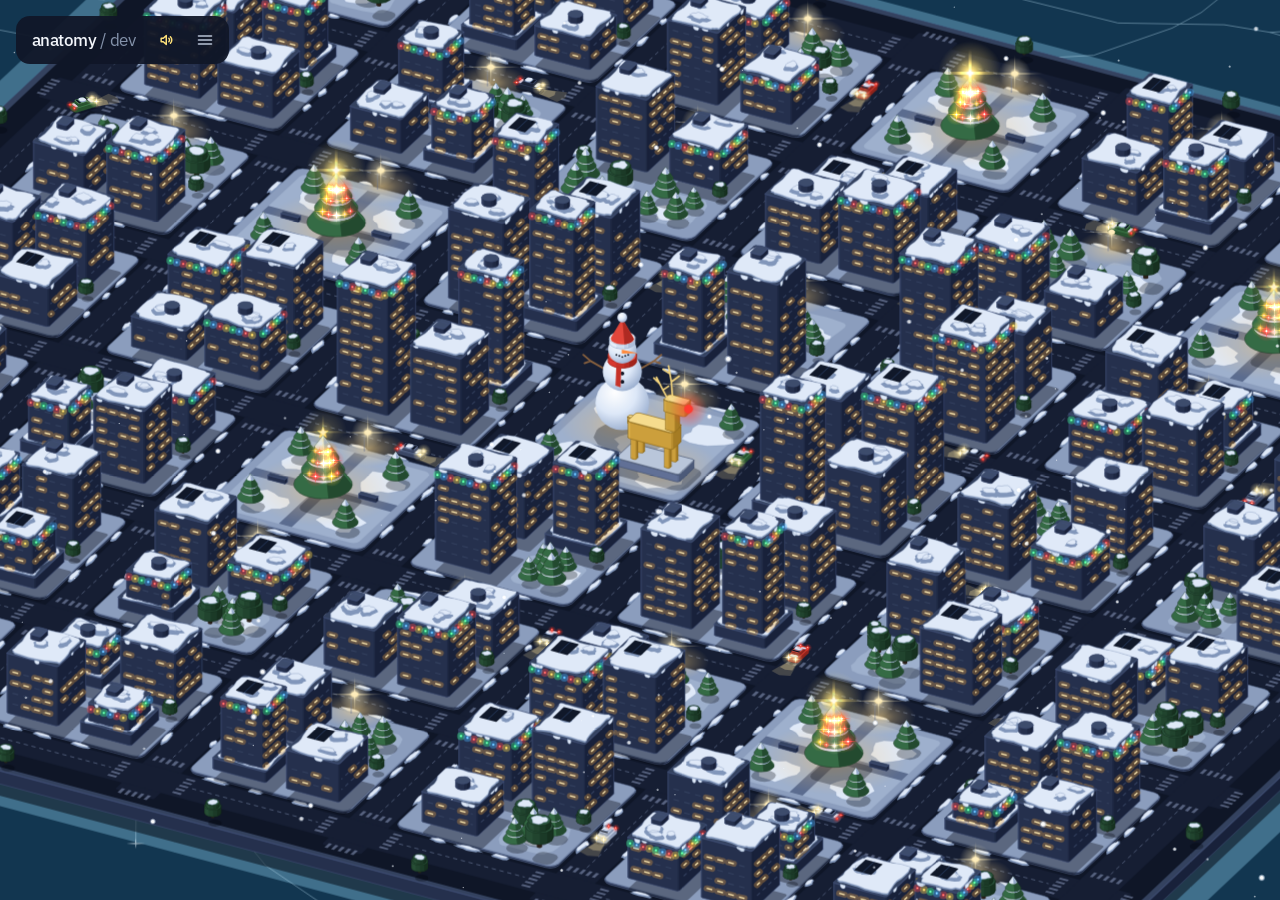
<file: city/index.html>
<!doctype html><html lang="id"><head><meta charset="utf-8"><meta name="viewport" content="width=device-width, initial-scale=1"><title>City</title><style>
.iso{
  --anatomy-page:#0b0b0b;--anatomy-card:#131313;--anatomy-text:#a3a3a3;--anatomy-strong:#e6e6e6;--anatomy-muted:#6e6e6e;
  --anatomy-paper:#131313;--anatomy-face:#1b1b1b;--anatomy-top:#1c1c1c;
  --anatomy-shade-0:#0f0f0f;--anatomy-shade-1:#121212;--anatomy-shade-2:#151515;--anatomy-shade-3:#181818;
  --anatomy-lit-top:#262626;--anatomy-lit-shade:#1d1d1d;
  --anatomy-hi:#d4d4d4;--anatomy-mid:#6a6a6a;--anatomy-lo:#3e3e3e;--anatomy-faint:#2a2a2a;--anatomy-lit:#ffffff;
  --anatomy-halo:#050505;--anatomy-halo-opacity:.9;--anatomy-dot:#e6e6e6;
  --anatomy-red:#ff6b6b;--anatomy-green:#6be0a0;--anatomy-blue:#6b9bff;
  --anatomy-weight:.6px;--anatomy-ease:cubic-bezier(.32,.72,0,1);
  --anatomy-mono:ui-monospace,"SF Mono",Menlo,Consolas,monospace;
  --anatomy-lift:inset 0 1px 0 0 #ffffff0a,inset 0 0 0 1px #ffffff06,0 0 0 1px #00000026,0 1px 1px -.5px #00000014,0 3px 3px -1.5px #00000014,0 6px 6px -3px #00000014,0 12px 12px -6px #00000014;
}
.iso[data-theme="light"]{
  --anatomy-page:#f2f2ef;--anatomy-card:#fbfbfa;--anatomy-text:#57575a;--anatomy-strong:#18181a;--anatomy-muted:#8c8c90;
  --anatomy-paper:#fbfbfa;--anatomy-face:#ffffff;--anatomy-top:#ffffff;
  --anatomy-shade-0:#dcdcd9;--anatomy-shade-1:#e5e5e2;--anatomy-shade-2:#ededea;--anatomy-shade-3:#f4f4f1;
  --anatomy-lit-top:#ffffff;--anatomy-lit-shade:#eeeeeb;
  --anatomy-hi:#26262a;--anatomy-mid:#8a8a8f;--anatomy-lo:#b4b4b8;--anatomy-faint:#d4d4d6;--anatomy-lit:#000000;
  --anatomy-halo:#8a8a80;--anatomy-halo-opacity:.32;--anatomy-dot:#3a3a3e;
  --anatomy-red:#e5484d;--anatomy-green:#30a46c;--anatomy-blue:#3e63dd;
  --anatomy-lift:inset 0 1px 0 0 #ffffff,0 0 0 1px #0000000f,0 1px 1px -.5px #0000000a,0 3px 3px -1.5px #0000000a,0 6px 6px -3px #0000000a,0 12px 12px -6px #0000000a;
}
.iso-svg{display:block;width:100%;height:auto;overflow:visible}
.iso-svg path,.iso-svg circle{vector-effect:non-scaling-stroke}
.iso-fill{fill:var(--anatomy-paper);stroke:none}
.iso-solid[data-lit]>.iso-fill{fill:var(--anatomy-face)}
.iso-shade,.iso-top{stroke:none}
.iso-shade[data-shade="0"]{fill:var(--anatomy-shade-0)}
.iso-shade[data-shade="1"]{fill:var(--anatomy-shade-1)}
.iso-shade[data-shade="2"]{fill:var(--anatomy-shade-2)}
.iso-shade[data-shade="3"]{fill:var(--anatomy-shade-3)}
.iso-top{fill:var(--anatomy-top)}
.iso-solid[data-lit]>.iso-top{fill:var(--anatomy-lit-top)}
.iso-solid[data-lit]>.iso-shade{fill:var(--anatomy-lit-shade)}
.iso-solid[data-seamless]>.iso-shade,.iso-solid[data-seamless]>.iso-top{stroke-width:.4;stroke-linejoin:round}
.iso-solid[data-seamless]>.iso-shade[data-shade="0"]{stroke:var(--anatomy-shade-0)}
.iso-solid[data-seamless]>.iso-shade[data-shade="1"]{stroke:var(--anatomy-shade-1)}
.iso-solid[data-seamless]>.iso-shade[data-shade="2"]{stroke:var(--anatomy-shade-2)}
.iso-solid[data-seamless]>.iso-shade[data-shade="3"]{stroke:var(--anatomy-shade-3)}
.iso-solid[data-seamless]>.iso-top{stroke:var(--anatomy-top)}
.iso-solid[data-seamless][data-lit]>.iso-top{stroke:var(--anatomy-lit-top)}
.iso-solid[data-seamless][data-lit]>.iso-shade{stroke:var(--anatomy-lit-shade)}
.iso-solid[data-lit]>.iso-edge{stroke:var(--anatomy-lit)}
.iso-halo{fill:var(--anatomy-halo);stroke:none;filter:blur(9px);opacity:var(--anatomy-halo-opacity);transform:translateY(3px)}
.iso-line{fill:none;stroke:var(--anatomy-lo);stroke-width:var(--anatomy-weight);stroke-linecap:round;stroke-linejoin:round}
.iso-line[data-tone="hi"]{stroke:var(--anatomy-hi)}
.iso-line[data-tone="mid"]{stroke:var(--anatomy-mid)}
.iso-line[data-tone="lo"]{stroke:var(--anatomy-lo)}
.iso-line[data-tone="faint"]{stroke:var(--anatomy-faint)}
.iso-line[data-tone="lit"]{stroke:var(--anatomy-lit)}
.iso-line[data-tone="red"]{stroke:var(--anatomy-red)}
.iso-line[data-tone="green"]{stroke:var(--anatomy-green)}
.iso-line[data-tone="blue"]{stroke:var(--anatomy-blue)}
.iso-line[data-dotted]{stroke-dasharray:.01 3.5;stroke-width:1}
.iso-line[data-dashed]{stroke-dasharray:3 3}
.iso-line[data-flow]{stroke-dasharray:2 6}
.iso-wire-end{fill:var(--anatomy-paper);stroke:var(--anatomy-lo);stroke-width:var(--anatomy-weight)}
.iso-wire[data-tone="hi"] .iso-wire-end{stroke:var(--anatomy-hi)}
.iso-wire[data-tone="mid"] .iso-wire-end{stroke:var(--anatomy-mid)}
.iso-wire[data-tone="faint"] .iso-wire-end{stroke:var(--anatomy-faint)}
.iso-wire[data-tone="lit"] .iso-wire-end{stroke:var(--anatomy-lit)}
.iso-dots circle{fill:var(--anatomy-dot);stroke:none;opacity:.32}
.iso-dots[data-tone="hi"] circle{opacity:.85}
.iso-dots[data-tone="mid"] circle{opacity:.45}
.iso-dots[data-tone="lo"] circle{opacity:.22}
.iso-dots[data-tone="faint"] circle{opacity:.12}
.iso-face-text{fill:var(--anatomy-mid);font-family:var(--anatomy-mono);letter-spacing:.04em}
.iso-face-text[data-tone="hi"]{fill:var(--anatomy-hi)}
.iso-face-text[data-tone="lo"]{fill:var(--anatomy-lo)}
.iso-face-text[data-tone="faint"]{fill:var(--anatomy-faint)}
.tb-body{fill:var(--anatomy-shade-2);stroke:none}
.tb-shine{fill:var(--anatomy-top);stroke:none}
.tb-shade{fill:var(--anatomy-shade-0);stroke:none}
.tb-ring{fill:none;stroke:var(--anatomy-lo);stroke-width:.45;stroke-linecap:butt;stroke-linejoin:round}
.tb-ring[data-tone="mid"]{stroke:var(--anatomy-mid)}
.tb-ring[data-tone="faint"]{stroke:var(--anatomy-faint)}
.tb-ring[data-tone="hi"]{stroke:var(--anatomy-hi)}
@keyframes iso-flow{to{stroke-dashoffset:-32}}
@keyframes iso-pulse{0%,100%{opacity:.18}12%{opacity:1}40%{opacity:.18}}
.iso-line[data-flow]{animation:iso-flow 1600ms linear infinite}
.iso-dots circle[data-pulse]{animation:iso-pulse 1600ms steps(1,end) infinite;animation-delay:var(--pulse-at,0ms)}
.iso-figure{margin:32px 0 36px}
.iso-plate{position:relative;padding:52px 24px;border-radius:0;background:var(--anatomy-card);box-shadow:0 0 0 1px var(--anatomy-mid);--anatomy-paper:var(--anatomy-card)}
.iso-plate-corners{position:absolute;inset:18px 20px;pointer-events:none}
.iso-plate-corner{position:absolute;color:var(--anatomy-muted);font-family:var(--anatomy-mono);font-size:10.5px;line-height:1;letter-spacing:.04em;white-space:nowrap}
.iso-plate-corner[data-corner="fig"]{top:0;left:0;color:var(--anatomy-text)}
.iso-plate-corner[data-corner="title"]{top:0;right:0;text-transform:uppercase;letter-spacing:.1em}
.iso-plate-corner[data-corner="hint"]{bottom:0;left:0;text-transform:uppercase;letter-spacing:.1em}
.iso-plate-corner[data-corner="readout"]{right:0;bottom:0;color:var(--anatomy-text);font-variant-numeric:tabular-nums}
.iso-plate .iso-svg{margin:0 auto}
.iso-legend{display:grid;gap:8px;margin-top:12px;color:var(--anatomy-muted);font-size:13px;line-height:1.55}
.iso-keys{display:flex;flex-wrap:wrap;gap:6px 18px}
.iso-key{display:inline-flex;align-items:center;gap:7px}
.iso-swatch{width:16px;height:10px;flex:none;overflow:visible}
.iso-swatch path{fill:none;stroke:var(--anatomy-hi);stroke-width:1;vector-effect:non-scaling-stroke;stroke-linejoin:round;stroke-linecap:round}
.iso-swatch[data-mark="raised"] path,.iso-swatch[data-mark="flat"] path{stroke:var(--anatomy-mid)}
.iso-swatch[data-mark="lit"] path{stroke:var(--anatomy-lit)}
.iso-swatch[data-mark="dim"] path{stroke:var(--anatomy-lo)}
.iso-swatch[data-mark="dotted"] path{stroke-dasharray:.01 3;stroke-width:1.4}
.iso-swatch[data-mark="dashed"] path{stroke-dasharray:3 2.5}
.iso-swatch[data-mark="red"] path{stroke:var(--anatomy-red)}
.iso-swatch[data-mark="green"] path{stroke:var(--anatomy-green)}
.iso-swatch[data-mark="blue"] path{stroke:var(--anatomy-blue)}
.iso-swatch-crease{stroke:var(--anatomy-lo)!important}
@media (max-width:560px){.iso-plate{padding:48px 12px 70px}.iso-plate-corner[data-corner="hint"]{bottom:18px}}
@media (prefers-reduced-motion:reduce){.iso-line[data-flow],.iso-dots circle[data-pulse]{animation:none}}

*{box-sizing:border-box}
html{color-scheme:dark}
body[data-theme="light"]{color-scheme:light}
body{margin:0;background:var(--anatomy-page);color:var(--anatomy-text);font:14px/1.6 ui-sans-serif,system-ui,-apple-system,"Segoe UI",sans-serif;-webkit-font-smoothing:antialiased}
.iso-page{width:min(1280px,100% - 32px);margin:64px auto 96px}
</style><meta name="description" content="Miniatur kota dengan sudut isometrik Anatomy, dengan puluhan gedung dan mobil yang bergerak looping otomatis."><link rel="preload" href="/city/map.svg" as="fetch" crossorigin><link rel="preload" href="/city/props.json" as="fetch" crossorigin><link rel="modulepreload" href="/city/app.mjs"></head><body class="iso" data-theme="dark"><main class="iso-page"><style>
@import url('https://fonts.googleapis.com/css2?family=IBM+Plex+Sans:wght@400;500&family=IBM+Plex+Mono:wght@400&family=Manrope:wght@400;500;600&display=swap');
:root{--heading:'IBM Plex Sans',sans-serif;--body:'Manrope',sans-serif;--mono:'IBM Plex Mono',ui-monospace,monospace;--accent:#b85b39;--gutter:clamp(16px,4vw,56px);--radius:14px}
body.iso{font:400 14px/1.65 var(--body)}
.iso[data-theme="light"]{--anatomy-page:#fff;--anatomy-strong:#1d1f1c;--anatomy-text:#555a54;--anatomy-muted:#868b84;--anatomy-card:#fff;--anatomy-paper:#fff;--anatomy-top:#fff;--anatomy-mid:#879181;--anatomy-hi:#3f4a3b;--anatomy-lo:#b5bdb0;--anatomy-faint:#e7e9e4;--surface:#f4f5f2}
.iso[data-theme="dark"]{--anatomy-page:#0e0f0e;--anatomy-card:#0e0f0e;--anatomy-paper:#0e0f0e;--anatomy-faint:#242624;--surface:#181a18}
.iso-page{width:100%;margin:0;padding:16px var(--gutter) var(--gutter) 16px;display:grid;grid-template-columns:232px minmax(0,1fr);column-gap:var(--gutter);align-content:start}
.iso-page>*{grid-column:2;min-width:0}
.site-header{grid-column:1;grid-row:1/span 20;align-self:start;position:sticky;top:16px;height:calc(100vh - 32px);display:flex;flex-direction:column;gap:28px;padding:22px 14px;border-radius:var(--radius);background:var(--surface)}
.brand{padding:0 10px;color:var(--anatomy-strong);text-decoration:none;font:500 17px var(--heading);letter-spacing:-.03em;white-space:nowrap}
.brand span{font-weight:400;color:var(--anatomy-muted)}
.iso-nav{display:flex;flex-direction:column;gap:2px}
.nav-title{margin:0 0 6px;padding:0 10px;font-size:12px;color:var(--anatomy-muted)}
.iso-nav a{display:block;padding:8px 10px;border-radius:9px;color:var(--anatomy-text);font-size:14px;text-decoration:none}
.iso-nav a:hover{color:var(--anatomy-strong)}
.iso-nav a[aria-current="page"]{background:var(--anatomy-page);color:var(--anatomy-strong)}
.side-foot{margin-top:auto;padding:0 10px;font-size:12px;color:var(--anatomy-muted)}.side-foot a{text-decoration:none}.side-foot a:hover{color:var(--anatomy-strong)}
.page-intro{display:grid;grid-template-columns:minmax(0,1fr) minmax(0,1fr);gap:40px;align-items:end;padding:28px 0 8px}
.iso-page h1{margin:0;color:var(--anatomy-strong);font:400 clamp(34px,4.4vw,56px)/1.05 var(--heading);letter-spacing:-.045em}
.intro-copy{margin:0;max-width:46ch;justify-self:end;color:var(--anatomy-text)}
.iso{--anatomy-weight:.85px}.iso-halo{filter:blur(10px);opacity:.16}
.site-footer{height:24px}
a{color:inherit}button,select,input{font:inherit}button,a,select,input{touch-action:manipulation}
:focus-visible{outline:2px solid var(--accent);outline-offset:4px}
@media(max-width:900px){.iso-page{display:block;padding:12px var(--gutter) var(--gutter)}.site-header{position:static;height:auto;flex-direction:row;align-items:center;justify-content:space-between;gap:12px;padding:8px 8px 8px 4px}.iso-nav{flex-direction:row}.nav-title,.side-foot{display:none}.iso-nav a{padding:7px 10px;font-size:13px}}
@media(max-width:480px){.site-header{flex-wrap:wrap;row-gap:8px}.iso-nav{flex-wrap:wrap}.iso-nav a{font-size:12px;padding:7px 8px}}
@media(max-width:760px){.page-intro{grid-template-columns:1fr;gap:14px;padding-top:28px}.intro-copy{justify-self:start}}
</style><link rel="stylesheet" href="/city/style.css"><header class="site-header is-min"><button class="menu-toggle" type="button" aria-controls="city-nav" aria-expanded="false" aria-label="Buka menu"><svg class="icon-open" viewBox="0 0 20 20" aria-hidden="true"><path d="M3.5 6h13M3.5 10h13M3.5 14h13"/></svg><svg class="icon-close" viewBox="0 0 20 20" aria-hidden="true"><path d="M11.5 5.5L7 10l4.5 4.5M15 5.5L10.5 10l4.5 4.5"/></svg></button><button class="music-toggle" type="button" aria-pressed="false" aria-label="Putar musik Natal"><svg class="icon-off" viewBox="0 0 20 20" aria-hidden="true"><path d="M3.5 8h2.4L9.2 5.1v9.8L5.9 12H3.5z"/><path d="M12.2 8.2l4 3.6M16.2 8.2l-4 3.6"/></svg><svg class="icon-on" viewBox="0 0 20 20" aria-hidden="true"><path d="M3.5 8h2.4L9.2 5.1v9.8L5.9 12H3.5z"/><path d="M12 8.1a2.6 2.6 0 010 3.8M13.8 6.4a5 5 0 010 7.2"/></svg></button><a class="brand" href="/" aria-label="Anatomy Dev beranda">anatomy<span> / dev</span></a><nav id="city-nav" class="iso-nav" aria-label="Pilih ilustrasi"><a href="/load-balancer">Load balancing</a><a href="/">Hill climbing</a><a href="/cache">Cache</a><a href="/cdn">CDN</a><a href="/city" aria-current="page">City</a><a href="/keyboard">Keyboard</a></nav><p class="side-foot"><a href="https://github.com/wheresryan22/anatomy" target="_blank" rel="noreferrer">Dibuat dengan Anatomy</a></p></header><section class="page-intro visually-hidden"><h1>City</h1></section><figure class="city-figure"><div class="city-stage" tabindex="0" role="region" aria-label="Peta kota: seret atau pakai tombol panah untuk bergeser"><div class="city-map" role="img" aria-label="Miniatur kota isometrik berisi 135 gedung, taman, jalan dua arah, dan 25 mobil yang bergerak otomatis dalam lintasan looping."></div></div></figure><footer class="site-footer" aria-hidden="true"></footer></main><script type="module" src="/city/app.mjs"></script></body></html>
</file>
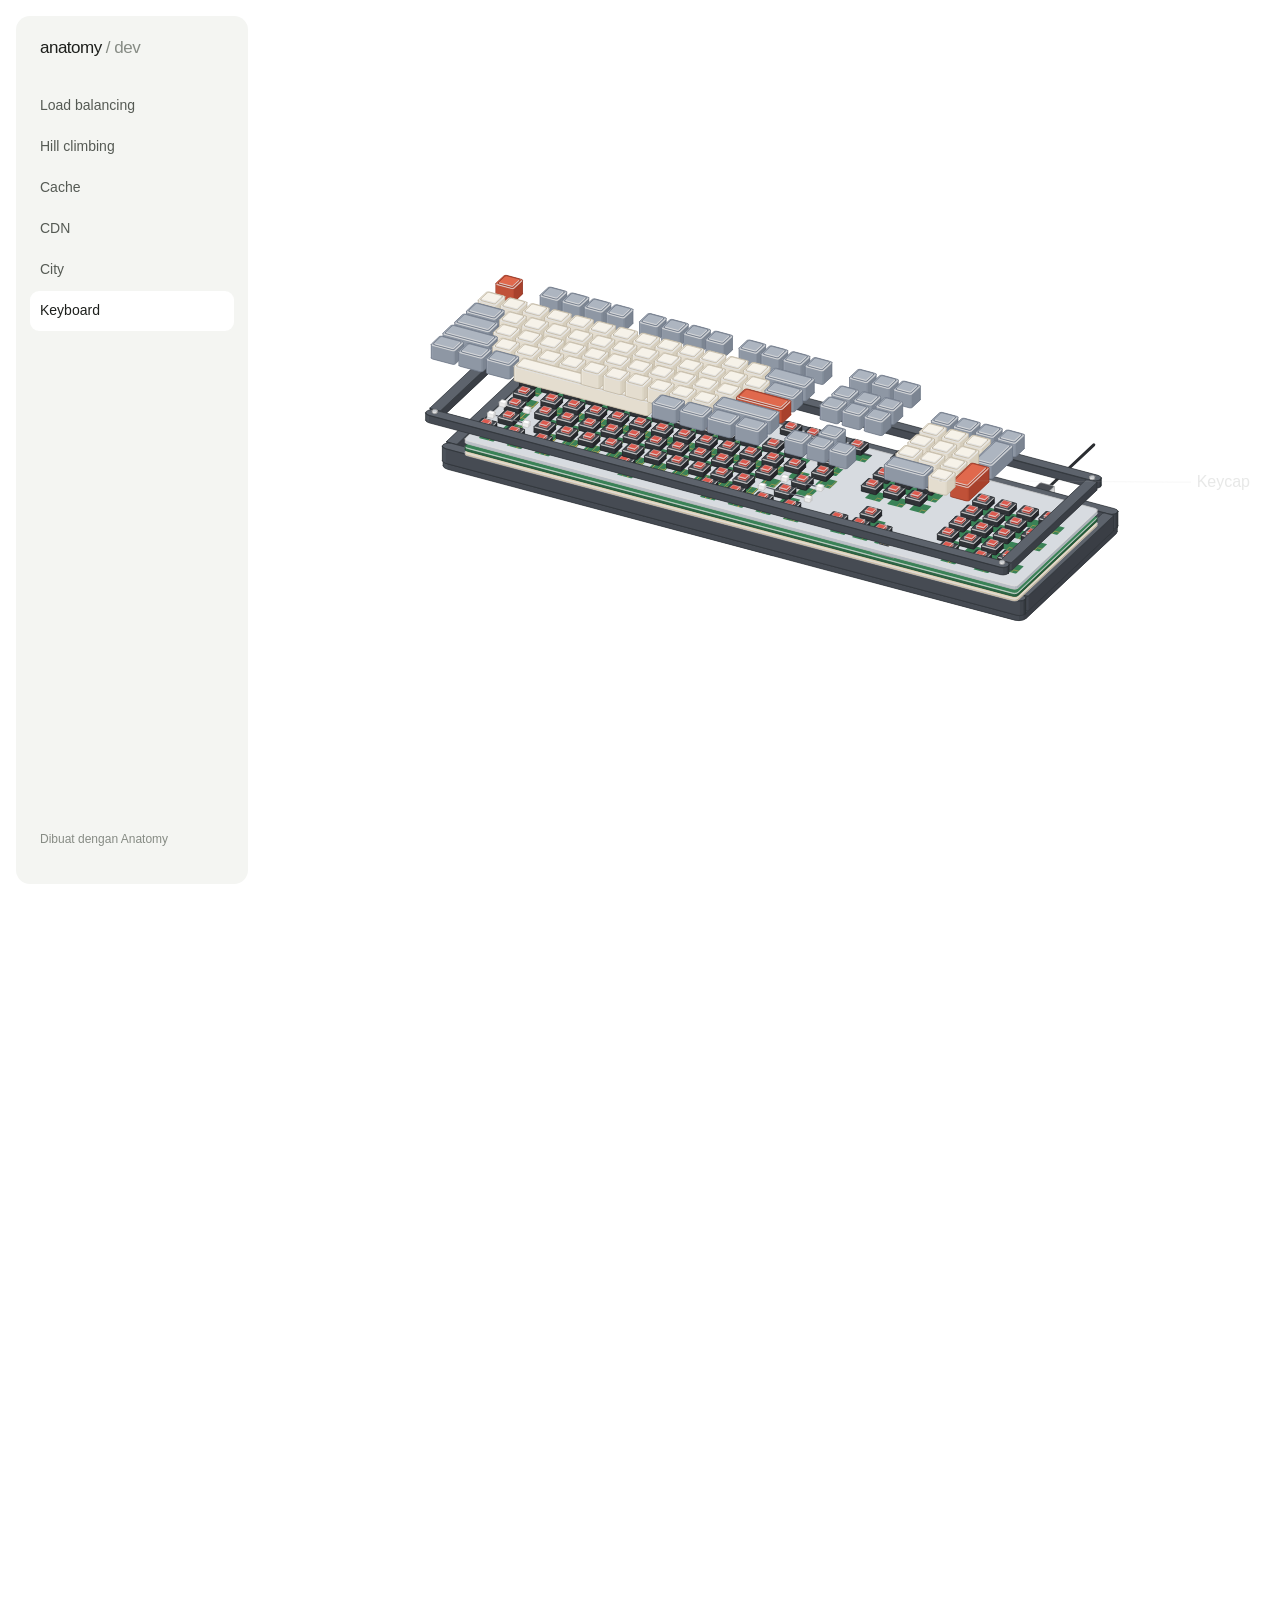
<file: keyboard/index.html>
<!doctype html><html lang="id"><head><meta charset="utf-8"><meta name="viewport" content="width=device-width, initial-scale=1"><title>Keyboard · Anatomy Dev</title><style>
.iso{
  --anatomy-page:#0b0b0b;--anatomy-card:#131313;--anatomy-text:#a3a3a3;--anatomy-strong:#e6e6e6;--anatomy-muted:#6e6e6e;
  --anatomy-paper:#131313;--anatomy-face:#1b1b1b;--anatomy-top:#1c1c1c;
  --anatomy-shade-0:#0f0f0f;--anatomy-shade-1:#121212;--anatomy-shade-2:#151515;--anatomy-shade-3:#181818;
  --anatomy-lit-top:#262626;--anatomy-lit-shade:#1d1d1d;
  --anatomy-hi:#d4d4d4;--anatomy-mid:#6a6a6a;--anatomy-lo:#3e3e3e;--anatomy-faint:#2a2a2a;--anatomy-lit:#ffffff;
  --anatomy-halo:#050505;--anatomy-halo-opacity:.9;--anatomy-dot:#e6e6e6;
  --anatomy-red:#ff6b6b;--anatomy-green:#6be0a0;--anatomy-blue:#6b9bff;
  --anatomy-weight:.6px;--anatomy-ease:cubic-bezier(.32,.72,0,1);
  --anatomy-mono:ui-monospace,"SF Mono",Menlo,Consolas,monospace;
  --anatomy-lift:inset 0 1px 0 0 #ffffff0a,inset 0 0 0 1px #ffffff06,0 0 0 1px #00000026,0 1px 1px -.5px #00000014,0 3px 3px -1.5px #00000014,0 6px 6px -3px #00000014,0 12px 12px -6px #00000014;
}
.iso[data-theme="light"]{
  --anatomy-page:#f2f2ef;--anatomy-card:#fbfbfa;--anatomy-text:#57575a;--anatomy-strong:#18181a;--anatomy-muted:#8c8c90;
  --anatomy-paper:#fbfbfa;--anatomy-face:#ffffff;--anatomy-top:#ffffff;
  --anatomy-shade-0:#dcdcd9;--anatomy-shade-1:#e5e5e2;--anatomy-shade-2:#ededea;--anatomy-shade-3:#f4f4f1;
  --anatomy-lit-top:#ffffff;--anatomy-lit-shade:#eeeeeb;
  --anatomy-hi:#26262a;--anatomy-mid:#8a8a8f;--anatomy-lo:#b4b4b8;--anatomy-faint:#d4d4d6;--anatomy-lit:#000000;
  --anatomy-halo:#8a8a80;--anatomy-halo-opacity:.32;--anatomy-dot:#3a3a3e;
  --anatomy-red:#e5484d;--anatomy-green:#30a46c;--anatomy-blue:#3e63dd;
  --anatomy-lift:inset 0 1px 0 0 #ffffff,0 0 0 1px #0000000f,0 1px 1px -.5px #0000000a,0 3px 3px -1.5px #0000000a,0 6px 6px -3px #0000000a,0 12px 12px -6px #0000000a;
}
.iso-svg{display:block;width:100%;height:auto;overflow:visible}
.iso-svg path,.iso-svg circle{vector-effect:non-scaling-stroke}
.iso-fill{fill:var(--anatomy-paper);stroke:none}
.iso-solid[data-lit]>.iso-fill{fill:var(--anatomy-face)}
.iso-shade,.iso-top{stroke:none}
.iso-shade[data-shade="0"]{fill:var(--anatomy-shade-0)}
.iso-shade[data-shade="1"]{fill:var(--anatomy-shade-1)}
.iso-shade[data-shade="2"]{fill:var(--anatomy-shade-2)}
.iso-shade[data-shade="3"]{fill:var(--anatomy-shade-3)}
.iso-top{fill:var(--anatomy-top)}
.iso-solid[data-lit]>.iso-top{fill:var(--anatomy-lit-top)}
.iso-solid[data-lit]>.iso-shade{fill:var(--anatomy-lit-shade)}
.iso-solid[data-seamless]>.iso-shade,.iso-solid[data-seamless]>.iso-top{stroke-width:.4;stroke-linejoin:round}
.iso-solid[data-seamless]>.iso-shade[data-shade="0"]{stroke:var(--anatomy-shade-0)}
.iso-solid[data-seamless]>.iso-shade[data-shade="1"]{stroke:var(--anatomy-shade-1)}
.iso-solid[data-seamless]>.iso-shade[data-shade="2"]{stroke:var(--anatomy-shade-2)}
.iso-solid[data-seamless]>.iso-shade[data-shade="3"]{stroke:var(--anatomy-shade-3)}
.iso-solid[data-seamless]>.iso-top{stroke:var(--anatomy-top)}
.iso-solid[data-seamless][data-lit]>.iso-top{stroke:var(--anatomy-lit-top)}
.iso-solid[data-seamless][data-lit]>.iso-shade{stroke:var(--anatomy-lit-shade)}
.iso-solid[data-lit]>.iso-edge{stroke:var(--anatomy-lit)}
.iso-halo{fill:var(--anatomy-halo);stroke:none;filter:blur(9px);opacity:var(--anatomy-halo-opacity);transform:translateY(3px)}
.iso-line{fill:none;stroke:var(--anatomy-lo);stroke-width:var(--anatomy-weight);stroke-linecap:round;stroke-linejoin:round}
.iso-line[data-tone="hi"]{stroke:var(--anatomy-hi)}
.iso-line[data-tone="mid"]{stroke:var(--anatomy-mid)}
.iso-line[data-tone="lo"]{stroke:var(--anatomy-lo)}
.iso-line[data-tone="faint"]{stroke:var(--anatomy-faint)}
.iso-line[data-tone="lit"]{stroke:var(--anatomy-lit)}
.iso-line[data-tone="red"]{stroke:var(--anatomy-red)}
.iso-line[data-tone="green"]{stroke:var(--anatomy-green)}
.iso-line[data-tone="blue"]{stroke:var(--anatomy-blue)}
.iso-line[data-dotted]{stroke-dasharray:.01 3.5;stroke-width:1}
.iso-line[data-dashed]{stroke-dasharray:3 3}
.iso-line[data-flow]{stroke-dasharray:2 6}
.iso-wire-end{fill:var(--anatomy-paper);stroke:var(--anatomy-lo);stroke-width:var(--anatomy-weight)}
.iso-wire[data-tone="hi"] .iso-wire-end{stroke:var(--anatomy-hi)}
.iso-wire[data-tone="mid"] .iso-wire-end{stroke:var(--anatomy-mid)}
.iso-wire[data-tone="faint"] .iso-wire-end{stroke:var(--anatomy-faint)}
.iso-wire[data-tone="lit"] .iso-wire-end{stroke:var(--anatomy-lit)}
.iso-dots circle{fill:var(--anatomy-dot);stroke:none;opacity:.32}
.iso-dots[data-tone="hi"] circle{opacity:.85}
.iso-dots[data-tone="mid"] circle{opacity:.45}
.iso-dots[data-tone="lo"] circle{opacity:.22}
.iso-dots[data-tone="faint"] circle{opacity:.12}
.iso-face-text{fill:var(--anatomy-mid);font-family:var(--anatomy-mono);letter-spacing:.04em}
.iso-face-text[data-tone="hi"]{fill:var(--anatomy-hi)}
.iso-face-text[data-tone="lo"]{fill:var(--anatomy-lo)}
.iso-face-text[data-tone="faint"]{fill:var(--anatomy-faint)}
.tb-body{fill:var(--anatomy-shade-2);stroke:none}
.tb-shine{fill:var(--anatomy-top);stroke:none}
.tb-shade{fill:var(--anatomy-shade-0);stroke:none}
.tb-ring{fill:none;stroke:var(--anatomy-lo);stroke-width:.45;stroke-linecap:butt;stroke-linejoin:round}
.tb-ring[data-tone="mid"]{stroke:var(--anatomy-mid)}
.tb-ring[data-tone="faint"]{stroke:var(--anatomy-faint)}
.tb-ring[data-tone="hi"]{stroke:var(--anatomy-hi)}
@keyframes iso-flow{to{stroke-dashoffset:-32}}
@keyframes iso-pulse{0%,100%{opacity:.18}12%{opacity:1}40%{opacity:.18}}
.iso-line[data-flow]{animation:iso-flow 1600ms linear infinite}
.iso-dots circle[data-pulse]{animation:iso-pulse 1600ms steps(1,end) infinite;animation-delay:var(--pulse-at,0ms)}
.iso-figure{margin:32px 0 36px}
.iso-plate{position:relative;padding:52px 24px;border-radius:0;background:var(--anatomy-card);box-shadow:0 0 0 1px var(--anatomy-mid);--anatomy-paper:var(--anatomy-card)}
.iso-plate-corners{position:absolute;inset:18px 20px;pointer-events:none}
.iso-plate-corner{position:absolute;color:var(--anatomy-muted);font-family:var(--anatomy-mono);font-size:10.5px;line-height:1;letter-spacing:.04em;white-space:nowrap}
.iso-plate-corner[data-corner="fig"]{top:0;left:0;color:var(--anatomy-text)}
.iso-plate-corner[data-corner="title"]{top:0;right:0;text-transform:uppercase;letter-spacing:.1em}
.iso-plate-corner[data-corner="hint"]{bottom:0;left:0;text-transform:uppercase;letter-spacing:.1em}
.iso-plate-corner[data-corner="readout"]{right:0;bottom:0;color:var(--anatomy-text);font-variant-numeric:tabular-nums}
.iso-plate .iso-svg{margin:0 auto}
.iso-legend{display:grid;gap:8px;margin-top:12px;color:var(--anatomy-muted);font-size:13px;line-height:1.55}
.iso-keys{display:flex;flex-wrap:wrap;gap:6px 18px}
.iso-key{display:inline-flex;align-items:center;gap:7px}
.iso-swatch{width:16px;height:10px;flex:none;overflow:visible}
.iso-swatch path{fill:none;stroke:var(--anatomy-hi);stroke-width:1;vector-effect:non-scaling-stroke;stroke-linejoin:round;stroke-linecap:round}
.iso-swatch[data-mark="raised"] path,.iso-swatch[data-mark="flat"] path{stroke:var(--anatomy-mid)}
.iso-swatch[data-mark="lit"] path{stroke:var(--anatomy-lit)}
.iso-swatch[data-mark="dim"] path{stroke:var(--anatomy-lo)}
.iso-swatch[data-mark="dotted"] path{stroke-dasharray:.01 3;stroke-width:1.4}
.iso-swatch[data-mark="dashed"] path{stroke-dasharray:3 2.5}
.iso-swatch[data-mark="red"] path{stroke:var(--anatomy-red)}
.iso-swatch[data-mark="green"] path{stroke:var(--anatomy-green)}
.iso-swatch[data-mark="blue"] path{stroke:var(--anatomy-blue)}
.iso-swatch-crease{stroke:var(--anatomy-lo)!important}
@media (max-width:560px){.iso-plate{padding:48px 12px 70px}.iso-plate-corner[data-corner="hint"]{bottom:18px}}
@media (prefers-reduced-motion:reduce){.iso-line[data-flow],.iso-dots circle[data-pulse]{animation:none}}

*{box-sizing:border-box}
html{color-scheme:dark}
body[data-theme="light"]{color-scheme:light}
body{margin:0;background:var(--anatomy-page);color:var(--anatomy-text);font:14px/1.6 ui-sans-serif,system-ui,-apple-system,"Segoe UI",sans-serif;-webkit-font-smoothing:antialiased}
.iso-page{width:min(650px,100% - 32px);margin:64px auto 96px}

@import url('https://fonts.googleapis.com/css2?family=IBM+Plex+Sans:wght@400;500&family=IBM+Plex+Mono:wght@400&family=Manrope:wght@400;500;600&display=swap');
:root{--heading:'IBM Plex Sans',sans-serif;--body:'Manrope',sans-serif;--mono:'IBM Plex Mono',ui-monospace,monospace;--accent:#b85b39;--gutter:clamp(16px,4vw,56px);--radius:14px}
body.iso{font:400 14px/1.65 var(--body)}
.iso[data-theme="light"]{--anatomy-page:#fff;--anatomy-strong:#1d1f1c;--anatomy-text:#555a54;--anatomy-muted:#868b84;--anatomy-card:#fff;--anatomy-paper:#fff;--anatomy-top:#fff;--anatomy-mid:#879181;--anatomy-hi:#3f4a3b;--anatomy-lo:#b5bdb0;--anatomy-faint:#e7e9e4;--surface:#f4f5f2}
.iso[data-theme="dark"]{--anatomy-page:#0e0f0e;--anatomy-card:#0e0f0e;--anatomy-paper:#0e0f0e;--anatomy-faint:#242624;--surface:#181a18}
.iso-page{width:100%;margin:0;padding:16px var(--gutter) var(--gutter) 16px;display:grid;grid-template-columns:232px minmax(0,1fr);column-gap:var(--gutter);align-content:start}
.iso-page>*{grid-column:2;min-width:0}
.site-header{grid-column:1;grid-row:1/span 20;align-self:start;position:sticky;top:16px;height:calc(100vh - 32px);display:flex;flex-direction:column;gap:28px;padding:22px 14px;border-radius:var(--radius);background:var(--surface)}
.brand{padding:0 10px;color:var(--anatomy-strong);text-decoration:none;font:500 17px var(--heading);letter-spacing:-.03em;white-space:nowrap}
.brand span{font-weight:400;color:var(--anatomy-muted)}
.iso-nav{display:flex;flex-direction:column;gap:2px}
.nav-title{margin:0 0 6px;padding:0 10px;font-size:12px;color:var(--anatomy-muted)}
.iso-nav a{display:block;padding:8px 10px;border-radius:9px;color:var(--anatomy-text);font-size:14px;text-decoration:none}
.iso-nav a:hover{color:var(--anatomy-strong)}
.iso-nav a[aria-current="page"]{background:var(--anatomy-page);color:var(--anatomy-strong)}
.side-foot{margin-top:auto;padding:0 10px;font-size:12px;color:var(--anatomy-muted)}.side-foot a{text-decoration:none}.side-foot a:hover{color:var(--anatomy-strong)}
.page-intro{display:grid;grid-template-columns:minmax(0,1fr) minmax(0,1fr);gap:40px;align-items:end;padding:28px 0 8px}
.iso-page h1{margin:0;color:var(--anatomy-strong);font:400 clamp(34px,4.4vw,56px)/1.05 var(--heading);letter-spacing:-.045em}
.intro-copy{margin:0;max-width:46ch;justify-self:end;color:var(--anatomy-text)}
.iso{--anatomy-weight:.85px}.iso-halo{filter:blur(10px);opacity:.16}
.site-footer{height:24px}
a{color:inherit}button,select,input{font:inherit}button,a,select,input{touch-action:manipulation}
:focus-visible{outline:2px solid var(--accent);outline-offset:4px}
@media(max-width:900px){.iso-page{display:block;padding:12px var(--gutter) var(--gutter)}.site-header{position:static;height:auto;flex-direction:row;align-items:center;justify-content:space-between;gap:12px;padding:8px 8px 8px 4px}.iso-nav{flex-direction:row}.nav-title,.side-foot{display:none}.iso-nav a{padding:7px 10px;font-size:13px}}
@media(max-width:480px){.site-header{flex-wrap:wrap;row-gap:8px}.iso-nav{flex-wrap:wrap}.iso-nav a{font-size:12px;padding:7px 8px}}
@media(max-width:760px){.page-intro{grid-template-columns:1fr;gap:14px;padding-top:28px}.intro-copy{justify-self:start}}

.iso-page{padding:16px;column-gap:16px;margin:0;max-width:none}.page-intro{display:none}.keyboard-scroll{height:340dvh;position:relative}.keyboard-stage{position:sticky;top:var(--keyboard-top,16px);height:calc(100dvh - var(--keyboard-top,16px) - 16px);display:grid;place-items:center;overflow:hidden}.keyboard-stage>.iso-svg{width:calc(100% - 240px);height:100%;overflow:hidden}.keyboard-leaders,.keyboard-labels{position:absolute;inset:0;width:100%;height:100%;pointer-events:none}.keyboard-leaders{overflow:visible;fill:none;stroke:#b5b8b5;stroke-width:.75}.keyboard-leaders circle{fill:#909690;stroke:white;stroke-width:1}.component-label{position:absolute;opacity:0;white-space:nowrap;font:400 16px/1.4 var(--body);color:#626762;background:#ffffffed;padding:3px 6px;border-radius:4px;transform:translateY(-50%)}.component-label[data-side="right"]{right:8px}.component-label[data-side="left"]{left:8px}@media(max-width:600px){.keyboard-stage>.iso-svg{width:calc(100% - 140px)}.component-label{font-size:11px;padding:2px 3px}.component-label[data-side="left"]{left:0}.component-label[data-side="right"]{right:0}}.iso[data-theme="light"]{--anatomy-mid:#8e8e8e;--anatomy-lo:#b9b9b9;--anatomy-faint:#dedede;--anatomy-shade-0:#d5d5d5;--anatomy-shade-1:#e0e0e0;--anatomy-shade-2:#ebebeb;--anatomy-shade-3:#f4f4f4}.keyboard-stage .iso-line{stroke-width:.65px}.cap-alpha{--anatomy-paper:#e9e3d6;--anatomy-top:#f6f2e9;--anatomy-shade-0:#d6cebd;--anatomy-shade-1:#ddd6c6;--anatomy-shade-2:#e4ddcf;--anatomy-shade-3:#ebe5d9;--edge:#b9ae98}.cap-mod{--anatomy-paper:#939caa;--anatomy-top:#adb5c0;--anatomy-shade-0:#7c8592;--anatomy-shade-1:#858e9b;--anatomy-shade-2:#8e97a4;--anatomy-shade-3:#98a0ad;--edge:#687180}.cap-accent{--anatomy-paper:#c9553d;--anatomy-top:#e0694d;--anatomy-shade-0:#a8412c;--anatomy-shade-1:#b44932;--anatomy-shade-2:#c05138;--anatomy-shade-3:#cb5a40;--edge:#8c3322}.keycap .iso-edge,.keytop .iso-edge{stroke:var(--edge,#b8b8b8)}[data-key][data-pressed]{filter:brightness(.92)}.pcb{--anatomy-paper:#2f6f49;--anatomy-top:#3a8257;--anatomy-shade-0:#245a3a;--anatomy-shade-1:#296140;--anatomy-shade-2:#2e6846;--anatomy-shade-3:#34704c}.pcb .iso-edge{stroke:#1f4d32}.trace{stroke:#c9a24a;stroke-width:.6px!important}.pad{fill:#e3c46e;stroke:#a8842f;stroke-width:.5px}.chip{--anatomy-paper:#2b2d31;--anatomy-top:#3a3d42;--anatomy-shade-0:#1f2124;--anatomy-shade-1:#24262a;--anatomy-shade-2:#292b2f;--anatomy-shade-3:#2e3034}.switch{--anatomy-paper:#33363b;--anatomy-top:#45484e;--anatomy-shade-0:#24262a;--anatomy-shade-1:#2a2d31;--anatomy-shade-2:#303337;--anatomy-shade-3:#36393e}.switch .iso-edge{stroke:#1d1f22}.stem{--anatomy-paper:#c4433a;--anatomy-top:#de5a4f;--anatomy-shade-0:#a3352d;--anatomy-shade-1:#ad3a32;--anatomy-shade-2:#b73f36;--anatomy-shade-3:#c0443b}.stabilizer{stroke:#5b6068;stroke-width:1.2px!important}.plate{--anatomy-paper:#c3c8ce;--anatomy-top:#d7dbe0;--anatomy-shade-0:#aab0b8;--anatomy-shade-1:#b2b8bf;--anatomy-shade-2:#babfc6;--anatomy-shade-3:#c1c6cc}.foam{--anatomy-paper:#d8c7ab;--anatomy-top:#e3d4ba;--anatomy-shade-0:#c3b192;--anatomy-shade-1:#cab89a;--anatomy-shade-2:#d0bfa2;--anatomy-shade-3:#d6c5a9}[data-layer=tray],[data-layer=bezel]{--anatomy-paper:#4b5058;--anatomy-top:#5d636c;--anatomy-shade-0:#3a3e45;--anatomy-shade-1:#40454c;--anatomy-shade-2:#464b53;--anatomy-shade-3:#4c525a;--anatomy-lo:#2e3237;--anatomy-faint:#2e3237}[data-layer=screws]{--anatomy-paper:#a9adb3;--anatomy-top:#c4c8cd}.cable{stroke:#2b2d31;stroke-width:3px!important}.plug{--anatomy-paper:#3a3d42;--anatomy-top:#4a4d53}@media(max-width:900px){.site-header{position:sticky;top:12px;z-index:2}.keyboard-scroll{height:300dvh}.keyboard-stage{height:calc(100dvh - var(--keyboard-top,150px) - 12px)}}</style></head><body class="iso" data-theme="light"><main class="iso-page"><header class="site-header"><a class="brand" href="/" aria-label="Anatomy Dev beranda">anatomy<span> / dev</span></a><nav class="iso-nav" aria-label="Pilih ilustrasi"><a href="/load-balancer">Load balancing</a><a href="/">Hill climbing</a><a href="/cache">Cache</a><a href="/cdn">CDN</a><a href="/city">City</a><a href="/keyboard" aria-current="page">Keyboard</a></nav><p class="side-foot"><a href="https://github.com/wheresryan22/anatomy" target="_blank" rel="noreferrer">Dibuat dengan Anatomy</a></p></header><section class="page-intro"><h1>Keyboard</h1></section><section class="keyboard-scroll" aria-label="Komponen keyboard"><div class="keyboard-stage" data-projection='{"origin":[739.4502514340638,720.1678154874307],"scale":1.8017359695514992,"azimuth":62,"elevation":30}' data-views='{"rest":[344,517.9,790.9,361.1],"apart":[49.1,5,1101.8,890]}'><svg class="iso-svg" viewBox="344 517.9 790.9 361.1" role="img" aria-label="Keyboard mekanis dengan 104 tombol dan komponen berlapis"><defs><mask id="switch-holes" maskUnits="userSpaceOnUse" x="-2000" y="-2000" width="5000" height="5000"><rect x="-2000" y="-2000" width="5000" height="5000" fill="white"/><path fill="black" d="M501.4 582.6L501.6 582.6L501.8 582.7L501.9 582.8L502 582.9L502 583L502 583.1L502 583.2L501.9 583.3L494.4 590.4L494.3 590.5L494.1 590.6L493.9 590.6L493.7 590.7L493.5 590.7L493.3 590.7L493.1 590.7L492.8 590.6L478.8 586.9L478.6 586.8L478.4 586.7L478.3 586.6L478.2 586.5L478.2 586.4L478.2 586.3L478.2 586.2L478.3 586.1L485.8 579.1L485.9 579L486.1 578.9L486.2 578.8L486.5 578.8L486.7 578.8L486.9 578.8L487.1 578.8L487.3 578.8ZM549.7 595.4L549.9 595.5L550 595.6L550.2 595.7L550.3 595.8L550.3 595.9L550.3 596L550.3 596.1L550.2 596.2L542.7 603.2L542.6 603.3L542.4 603.4L542.2 603.5L542 603.5L541.8 603.5L541.6 603.5L541.4 603.5L541.1 603.5L527.1 599.7L526.9 599.7L526.7 599.6L526.6 599.5L526.5 599.4L526.5 599.3L526.5 599.2L526.5 599.1L526.6 599L534.1 591.9L534.2 591.8L534.4 591.7L534.5 591.7L534.7 591.6L535 591.6L535.2 591.6L535.4 591.6L535.6 591.7ZM573.9 601.8L574 601.9L574.2 602L574.3 602.1L574.4 602.2L574.4 602.3L574.4 602.4L574.4 602.5L574.3 602.6L566.8 609.7L566.7 609.7L566.6 609.8L566.4 609.9L566.2 609.9L565.9 609.9L565.7 609.9L565.5 609.9L565.3 609.9L551.2 606.1L551 606.1L550.9 606L550.7 605.9L550.7 605.8L550.6 605.7L550.6 605.6L550.6 605.5L550.7 605.4L558.2 598.3L558.3 598.2L558.5 598.2L558.7 598.1L558.9 598.1L559.1 598L559.3 598L559.6 598L559.8 598.1ZM598 608.3L598.2 608.3L598.3 608.4L598.5 608.5L598.6 608.6L598.6 608.7L598.6 608.8L598.6 608.9L598.5 609L591 616.1L590.9 616.2L590.7 616.2L590.5 616.3L590.3 616.3L590.1 616.4L589.9 616.4L589.6 616.3L589.4 616.3L575.4 612.6L575.2 612.5L575 612.4L574.9 612.3L574.8 612.2L574.8 612.1L574.8 612L574.8 611.9L574.9 611.8L582.4 604.7L582.5 604.7L582.7 604.6L582.8 604.5L583 604.5L583.3 604.4L583.5 604.4L583.7 604.5L583.9 604.5ZM622.1 614.7L622.3 614.7L622.5 614.8L622.6 614.9L622.7 615L622.7 615.1L622.7 615.2L622.7 615.3L622.6 615.4L615.1 622.5L615 622.6L614.8 622.7L614.7 622.7L614.5 622.8L614.2 622.8L614 622.8L613.8 622.8L613.6 622.7L599.5 619L599.3 618.9L599.2 618.8L599 618.7L598.9 618.6L598.9 618.5L598.9 618.4L598.9 618.3L599 618.2L606.5 611.2L606.6 611.1L606.8 611L607 610.9L607.2 610.9L607.4 610.9L607.6 610.9L607.9 610.9L608.1 610.9ZM658.4 624.3L658.6 624.4L658.7 624.4L658.8 624.5L658.9 624.6L659 624.8L659 624.9L658.9 625L658.8 625.1L651.3 632.1L651.2 632.2L651.1 632.3L650.9 632.4L650.7 632.4L650.5 632.4L650.2 632.4L650 632.4L649.8 632.4L635.7 628.6L635.5 628.5L635.4 628.5L635.3 628.4L635.2 628.3L635.1 628.2L635.1 628.1L635.2 627.9L635.2 627.8L642.7 620.8L642.9 620.7L643 620.6L643.2 620.6L643.4 620.5L643.6 620.5L643.9 620.5L644.1 620.5L644.3 620.6ZM682.5 630.7L682.7 630.8L682.9 630.9L683 631L683.1 631.1L683.1 631.2L683.1 631.3L683.1 631.4L683 631.5L675.5 638.5L675.4 638.6L675.2 638.7L675 638.8L674.8 638.8L674.6 638.8L674.4 638.8L674.2 638.8L674 638.8L659.9 635L659.7 635L659.5 634.9L659.4 634.8L659.3 634.7L659.3 634.6L659.3 634.5L659.3 634.4L659.4 634.3L666.9 627.2L667 627.1L667.2 627L667.4 627L667.6 626.9L667.8 626.9L668 626.9L668.2 626.9L668.4 627ZM706.7 637.1L706.8 637.2L707 637.3L707.1 637.4L707.2 637.5L707.3 637.6L707.3 637.7L707.2 637.8L707.1 637.9L699.6 645L699.5 645.1L699.4 645.1L699.2 645.2L699 645.2L698.7 645.3L698.5 645.3L698.3 645.2L698.1 645.2L684 641.4L683.8 641.4L683.7 641.3L683.5 641.2L683.5 641.1L683.4 641L683.4 640.9L683.5 640.8L683.5 640.7L691 633.6L691.2 633.5L691.3 633.5L691.5 633.4L691.7 633.4L691.9 633.3L692.1 633.3L692.4 633.4L692.6 633.4ZM730.8 643.6L731 643.6L731.2 643.7L731.3 643.8L731.4 643.9L731.4 644L731.4 644.1L731.4 644.2L731.3 644.3L723.8 651.4L723.7 651.5L723.5 651.6L723.3 651.6L723.1 651.7L722.9 651.7L722.7 651.7L722.5 651.7L722.2 651.6L708.2 647.9L708 647.8L707.8 647.7L707.7 647.6L707.6 647.5L707.6 647.4L707.6 647.3L707.6 647.2L707.7 647.1L715.2 640.1L715.3 640L715.5 639.9L715.6 639.8L715.9 639.8L716.1 639.8L716.3 639.8L716.5 639.8L716.7 639.8ZM767 653.2L767.2 653.3L767.4 653.3L767.5 653.4L767.6 653.5L767.6 653.6L767.6 653.8L767.6 653.9L767.5 654L760 661L759.9 661.1L759.7 661.2L759.5 661.2L759.3 661.3L759.1 661.3L758.9 661.3L758.7 661.3L758.5 661.2L744.4 657.5L744.2 657.4L744 657.4L743.9 657.3L743.8 657.2L743.8 657.1L743.8 656.9L743.8 656.8L743.9 656.7L751.4 649.7L751.5 649.6L751.7 649.5L751.9 649.5L752.1 649.4L752.3 649.4L752.5 649.4L752.7 649.4L752.9 649.4ZM791.2 659.6L791.4 659.7L791.5 659.8L791.6 659.8L791.7 660L791.8 660.1L791.8 660.2L791.7 660.3L791.6 660.4L784.2 667.4L784 667.5L783.9 667.6L783.7 667.7L783.5 667.7L783.3 667.7L783 667.7L782.8 667.7L782.6 667.7L768.5 663.9L768.3 663.9L768.2 663.8L768.1 663.7L768 663.6L767.9 663.5L767.9 663.4L768 663.3L768.1 663.1L775.5 656.1L775.7 656L775.8 655.9L776 655.9L776.2 655.8L776.4 655.8L776.7 655.8L776.9 655.8L777.1 655.9ZM815.3 666L815.5 666.1L815.7 666.2L815.8 666.3L815.9 666.4L815.9 666.5L815.9 666.6L815.9 666.7L815.8 666.8L808.3 673.8L808.2 673.9L808 674L807.8 674.1L807.6 674.1L807.4 674.1L807.2 674.1L807 674.1L806.8 674.1L792.7 670.3L792.5 670.3L792.3 670.2L792.2 670.1L792.1 670L792.1 669.9L792.1 669.8L792.1 669.7L792.2 669.6L799.7 662.5L799.8 662.4L800 662.4L800.2 662.3L800.4 662.2L800.6 662.2L800.8 662.2L801 662.2L801.2 662.3ZM839.5 672.5L839.7 672.5L839.8 672.6L839.9 672.7L840 672.8L840.1 672.9L840.1 673L840 673.1L839.9 673.2L832.5 680.3L832.3 680.4L832.2 680.4L832 680.5L831.8 680.5L831.6 680.6L831.3 680.6L831.1 680.5L830.9 680.5L816.8 676.8L816.6 676.7L816.5 676.6L816.4 676.5L816.3 676.4L816.2 676.3L816.2 676.2L816.3 676.1L816.4 676L823.8 668.9L824 668.9L824.1 668.8L824.3 668.7L824.5 668.7L824.7 668.6L825 668.6L825.2 668.7L825.4 668.7ZM887.8 685.3L888 685.4L888.1 685.4L888.2 685.5L888.3 685.6L888.4 685.7L888.4 685.8L888.3 686L888.2 686.1L880.7 693.1L880.6 693.2L880.5 693.3L880.3 693.3L880.1 693.4L879.9 693.4L879.6 693.4L879.4 693.4L879.2 693.3L865.1 689.6L864.9 689.5L864.8 689.5L864.7 689.4L864.6 689.3L864.5 689.2L864.5 689L864.6 688.9L864.6 688.8L872.1 681.8L872.3 681.7L872.4 681.6L872.6 681.5L872.8 681.5L873 681.5L873.3 681.5L873.5 681.5L873.7 681.5ZM911.9 691.7L912.1 691.8L912.3 691.9L912.4 691.9L912.5 692L912.5 692.2L912.5 692.3L912.5 692.4L912.4 692.5L904.9 699.5L904.8 699.6L904.6 699.7L904.4 699.8L904.2 699.8L904 699.8L903.8 699.8L903.6 699.8L903.4 699.8L889.3 696L889.1 696L888.9 695.9L888.8 695.8L888.7 695.7L888.7 695.6L888.7 695.5L888.7 695.3L888.8 695.2L896.3 688.2L896.4 688.1L896.6 688L896.8 688L897 687.9L897.2 687.9L897.4 687.9L897.6 687.9L897.8 688ZM936.1 698.1L936.2 698.2L936.4 698.3L936.5 698.4L936.6 698.5L936.7 698.6L936.7 698.7L936.6 698.8L936.5 698.9L929 705.9L928.9 706L928.8 706.1L928.6 706.2L928.4 706.2L928.1 706.2L927.9 706.2L927.7 706.2L927.5 706.2L913.4 702.4L913.2 702.4L913.1 702.3L912.9 702.2L912.9 702.1L912.8 702L912.8 701.9L912.9 701.8L912.9 701.7L920.4 694.6L920.6 694.5L920.7 694.5L920.9 694.4L921.1 694.3L921.3 694.3L921.5 694.3L921.8 694.3L922 694.4ZM482.1 600.7L482.3 600.8L482.5 600.8L482.6 600.9L482.7 601L482.7 601.1L482.7 601.2L482.7 601.4L482.6 601.5L475.1 608.5L475 608.6L474.9 608.7L474.7 608.7L474.5 608.8L474.2 608.8L474 608.8L473.8 608.8L473.6 608.7L459.5 605L459.3 604.9L459.2 604.9L459 604.8L458.9 604.7L458.9 604.5L458.9 604.4L458.9 604.3L459 604.2L466.5 597.2L466.6 597.1L466.8 597L467 596.9L467.2 596.9L467.4 596.9L467.6 596.9L467.9 596.9L468.1 596.9ZM506.3 607.1L506.5 607.2L506.6 607.2L506.8 607.3L506.9 607.4L506.9 607.6L506.9 607.7L506.9 607.8L506.8 607.9L499.3 614.9L499.2 615L499 615.1L498.8 615.2L498.6 615.2L498.4 615.2L498.2 615.2L497.9 615.2L497.7 615.2L483.7 611.4L483.5 611.4L483.3 611.3L483.2 611.2L483.1 611.1L483.1 611L483.1 610.9L483.1 610.7L483.2 610.6L490.7 603.6L490.8 603.5L491 603.4L491.1 603.4L491.3 603.3L491.6 603.3L491.8 603.3L492 603.3L492.2 603.4ZM530.4 613.5L530.6 613.6L530.8 613.7L530.9 613.8L531 613.9L531 614L531 614.1L531 614.2L530.9 614.3L523.4 621.3L523.3 621.4L523.1 621.5L523 621.6L522.8 621.6L522.5 621.6L522.3 621.6L522.1 621.6L521.9 621.6L507.8 617.8L507.6 617.8L507.5 617.7L507.3 617.6L507.2 617.5L507.2 617.4L507.2 617.3L507.2 617.2L507.3 617.1L514.8 610L514.9 609.9L515.1 609.8L515.3 609.8L515.5 609.7L515.7 609.7L515.9 609.7L516.2 609.7L516.4 609.8ZM554.6 619.9L554.8 620L554.9 620.1L555.1 620.2L555.1 620.3L555.2 620.4L555.2 620.5L555.1 620.6L555.1 620.7L547.6 627.8L547.4 627.9L547.3 627.9L547.1 628L546.9 628L546.7 628.1L546.5 628.1L546.2 628L546 628L531.9 624.3L531.8 624.2L531.6 624.1L531.5 624L531.4 623.9L531.3 623.8L531.3 623.7L531.4 623.6L531.5 623.5L539 616.4L539.1 616.3L539.2 616.3L539.4 616.2L539.6 616.2L539.9 616.1L540.1 616.1L540.3 616.2L540.5 616.2ZM578.7 626.4L578.9 626.4L579.1 626.5L579.2 626.6L579.3 626.7L579.3 626.8L579.3 626.9L579.3 627L579.2 627.1L571.7 634.2L571.6 634.3L571.4 634.4L571.3 634.4L571 634.5L570.8 634.5L570.6 634.5L570.4 634.5L570.2 634.4L556.1 630.7L555.9 630.6L555.7 630.5L555.6 630.4L555.5 630.3L555.5 630.2L555.5 630.1L555.5 630L555.6 629.9L563.1 622.9L563.2 622.8L563.4 622.7L563.6 622.6L563.8 622.6L564 622.6L564.2 622.6L564.4 622.6L564.7 622.6ZM602.9 632.8L603.1 632.8L603.2 632.9L603.4 633L603.4 633.1L603.5 633.2L603.5 633.3L603.4 633.5L603.4 633.6L595.9 640.6L595.7 640.7L595.6 640.8L595.4 640.8L595.2 640.9L595 640.9L594.8 640.9L594.5 640.9L594.3 640.8L580.2 637.1L580.1 637L579.9 637L579.8 636.9L579.7 636.8L579.6 636.6L579.6 636.5L579.7 636.4L579.8 636.3L587.3 629.3L587.4 629.2L587.5 629.1L587.7 629L587.9 629L588.2 629L588.4 629L588.6 629L588.8 629ZM627 639.2L627.2 639.3L627.4 639.3L627.5 639.4L627.6 639.5L627.6 639.7L627.6 639.8L627.6 639.9L627.5 640L620 647L619.9 647.1L619.7 647.2L619.5 647.3L619.3 647.3L619.1 647.3L618.9 647.3L618.7 647.3L618.5 647.3L604.4 643.5L604.2 643.4L604 643.4L603.9 643.3L603.8 643.2L603.8 643.1L603.8 643L603.8 642.8L603.9 642.7L611.4 635.7L611.5 635.6L611.7 635.5L611.9 635.5L612.1 635.4L612.3 635.4L612.5 635.4L612.7 635.4L612.9 635.5ZM651.2 645.6L651.4 645.7L651.5 645.8L651.6 645.9L651.7 646L651.8 646.1L651.8 646.2L651.7 646.3L651.7 646.4L644.2 653.4L644 653.5L643.9 653.6L643.7 653.7L643.5 653.7L643.3 653.7L643 653.7L642.8 653.7L642.6 653.7L628.5 649.9L628.3 649.9L628.2 649.8L628.1 649.7L628 649.6L627.9 649.5L627.9 649.4L628 649.3L628.1 649.2L635.6 642.1L635.7 642L635.8 641.9L636 641.9L636.2 641.8L636.4 641.8L636.7 641.8L636.9 641.8L637.1 641.9ZM675.3 652L675.5 652.1L675.7 652.2L675.8 652.3L675.9 652.4L675.9 652.5L675.9 652.6L675.9 652.7L675.8 652.8L668.3 659.9L668.2 660L668 660L667.8 660.1L667.6 660.1L667.4 660.2L667.2 660.2L667 660.1L666.8 660.1L652.7 656.3L652.5 656.3L652.3 656.2L652.2 656.1L652.1 656L652.1 655.9L652.1 655.8L652.1 655.7L652.2 655.6L659.7 648.5L659.8 648.4L660 648.4L660.2 648.3L660.4 648.3L660.6 648.2L660.8 648.2L661 648.3L661.2 648.3ZM699.5 658.5L699.7 658.5L699.8 658.6L699.9 658.7L700 658.8L700.1 658.9L700.1 659L700 659.1L699.9 659.2L692.5 666.3L692.3 666.4L692.2 666.5L692 666.5L691.8 666.6L691.6 666.6L691.3 666.6L691.1 666.6L690.9 666.5L676.8 662.8L676.6 662.7L676.5 662.6L676.4 662.5L676.3 662.4L676.2 662.3L676.2 662.2L676.3 662.1L676.4 662L683.8 655L684 654.9L684.1 654.8L684.3 654.7L684.5 654.7L684.7 654.7L685 654.7L685.2 654.7L685.4 654.7ZM723.6 664.9L723.8 664.9L724 665L724.1 665.1L724.2 665.2L724.2 665.3L724.2 665.4L724.2 665.6L724.1 665.7L716.6 672.7L716.5 672.8L716.3 672.9L716.1 672.9L715.9 673L715.7 673L715.5 673L715.3 673L715.1 672.9L701 669.2L700.8 669.1L700.6 669L700.5 669L700.4 668.9L700.4 668.7L700.4 668.6L700.4 668.5L700.5 668.4L708 661.4L708.1 661.3L708.3 661.2L708.5 661.1L708.7 661.1L708.9 661.1L709.1 661.1L709.3 661.1L709.5 661.1ZM747.8 671.3L748 671.4L748.1 671.4L748.2 671.5L748.3 671.6L748.4 671.8L748.4 671.9L748.3 672L748.2 672.1L740.8 679.1L740.6 679.2L740.5 679.3L740.3 679.4L740.1 679.4L739.9 679.4L739.6 679.4L739.4 679.4L739.2 679.4L725.1 675.6L724.9 675.5L724.8 675.5L724.7 675.4L724.6 675.3L724.5 675.2L724.5 675.1L724.6 674.9L724.7 674.8L732.1 667.8L732.3 667.7L732.4 667.6L732.6 667.6L732.8 667.5L733 667.5L733.3 667.5L733.5 667.5L733.7 667.6ZM771.9 677.7L772.1 677.8L772.3 677.9L772.4 678L772.5 678.1L772.5 678.2L772.5 678.3L772.5 678.4L772.4 678.5L764.9 685.5L764.8 685.6L764.6 685.7L764.4 685.8L764.2 685.8L764 685.8L763.8 685.8L763.6 685.8L763.4 685.8L749.3 682L749.1 682L748.9 681.9L748.8 681.8L748.7 681.7L748.7 681.6L748.7 681.5L748.7 681.4L748.8 681.3L756.3 674.2L756.4 674.1L756.6 674L756.8 674L757 673.9L757.2 673.9L757.4 673.9L757.6 673.9L757.8 674ZM808.1 687.4L808.3 687.4L808.5 687.5L808.6 687.6L808.7 687.7L808.7 687.8L808.7 687.9L808.7 688L808.6 688.1L801.1 695.2L801 695.3L800.8 695.3L800.7 695.4L800.4 695.4L800.2 695.5L800 695.5L799.8 695.4L799.6 695.4L785.5 691.7L785.3 691.6L785.1 691.5L785 691.4L784.9 691.3L784.9 691.2L784.9 691.1L784.9 691L785 690.9L792.5 683.8L792.6 683.8L792.8 683.7L793 683.6L793.2 683.6L793.4 683.5L793.6 683.5L793.8 683.6L794.1 683.6ZM475.3 614.4L475.5 614.4L475.7 614.5L475.8 614.6L475.9 614.7L475.9 614.8L475.9 614.9L475.9 615L475.8 615.1L468.3 622.2L468.2 622.3L468 622.4L467.9 622.4L467.7 622.5L467.4 622.5L467.2 622.5L467 622.5L466.8 622.4L452.7 618.7L452.5 618.6L452.4 618.5L452.2 618.4L452.1 618.3L452.1 618.2L452.1 618.1L452.1 618L452.2 617.9L459.7 610.9L459.8 610.8L460 610.7L460.2 610.6L460.4 610.6L460.6 610.6L460.8 610.6L461.1 610.6L461.3 610.6ZM505.5 622.4L505.7 622.5L505.9 622.5L506 622.6L506.1 622.7L506.1 622.8L506.1 622.9L506.1 623.1L506 623.2L498.5 630.2L498.4 630.3L498.2 630.4L498 630.4L497.8 630.5L497.6 630.5L497.4 630.5L497.2 630.5L497 630.4L482.9 626.7L482.7 626.6L482.5 626.6L482.4 626.5L482.3 626.4L482.3 626.2L482.3 626.1L482.3 626L482.4 625.9L489.9 618.9L490 618.8L490.2 618.7L490.4 618.6L490.6 618.6L490.8 618.6L491 618.6L491.2 618.6L491.4 618.6ZM529.7 628.8L529.9 628.9L530 629L530.1 629L530.2 629.1L530.3 629.3L530.3 629.4L530.2 629.5L530.1 629.6L522.7 636.6L522.5 636.7L522.4 636.8L522.2 636.9L522 636.9L521.8 636.9L521.5 636.9L521.3 636.9L521.1 636.9L507 633.1L506.8 633.1L506.7 633L506.6 632.9L506.5 632.8L506.4 632.7L506.4 632.6L506.5 632.4L506.6 632.3L514.1 625.3L514.2 625.2L514.3 625.1L514.5 625.1L514.7 625L514.9 625L515.2 625L515.4 625L515.6 625.1ZM553.8 635.2L554 635.3L554.2 635.4L554.3 635.5L554.4 635.6L554.4 635.7L554.4 635.8L554.4 635.9L554.3 636L546.8 643L546.7 643.1L546.5 643.2L546.3 643.3L546.1 643.3L545.9 643.3L545.7 643.3L545.5 643.3L545.3 643.3L531.2 639.5L531 639.5L530.8 639.4L530.7 639.3L530.6 639.2L530.6 639.1L530.6 639L530.6 638.9L530.7 638.8L538.2 631.7L538.3 631.6L538.5 631.5L538.7 631.5L538.9 631.4L539.1 631.4L539.3 631.4L539.5 631.4L539.7 631.5ZM578 641.7L578.2 641.7L578.3 641.8L578.4 641.9L578.5 642L578.6 642.1L578.6 642.2L578.5 642.3L578.4 642.4L571 649.5L570.8 649.6L570.7 649.6L570.5 649.7L570.3 649.7L570.1 649.8L569.8 649.8L569.6 649.7L569.4 649.7L555.3 646L555.1 645.9L555 645.8L554.9 645.7L554.8 645.6L554.7 645.5L554.7 645.4L554.8 645.3L554.9 645.2L562.3 638.1L562.5 638L562.6 638L562.8 637.9L563 637.9L563.2 637.8L563.5 637.8L563.7 637.9L563.9 637.9ZM602.1 648.1L602.3 648.1L602.5 648.2L602.6 648.3L602.7 648.4L602.7 648.5L602.7 648.6L602.7 648.7L602.6 648.8L595.1 655.9L595 656L594.8 656.1L594.6 656.1L594.4 656.2L594.2 656.2L594 656.2L593.8 656.2L593.6 656.1L579.5 652.4L579.3 652.3L579.1 652.2L579 652.1L578.9 652L578.9 651.9L578.9 651.8L578.9 651.7L579 651.6L586.5 644.6L586.6 644.5L586.8 644.4L587 644.3L587.2 644.3L587.4 644.3L587.6 644.3L587.8 644.3L588 644.3ZM626.3 654.5L626.5 654.6L626.6 654.6L626.7 654.7L626.8 654.8L626.9 654.9L626.9 655L626.8 655.2L626.7 655.3L619.2 662.3L619.1 662.4L619 662.5L618.8 662.5L618.6 662.6L618.4 662.6L618.1 662.6L617.9 662.6L617.7 662.5L603.6 658.8L603.4 658.7L603.3 658.7L603.2 658.6L603.1 658.5L603 658.3L603 658.2L603.1 658.1L603.2 658L610.6 651L610.8 650.9L610.9 650.8L611.1 650.7L611.3 650.7L611.5 650.7L611.8 650.7L612 650.7L612.2 650.7ZM650.4 660.9L650.6 661L650.8 661L650.9 661.1L651 661.2L651 661.4L651 661.5L651 661.6L650.9 661.7L643.4 668.7L643.3 668.8L643.1 668.9L642.9 669L642.7 669L642.5 669L642.3 669L642.1 669L641.9 669L627.8 665.2L627.6 665.2L627.4 665.1L627.3 665L627.2 664.9L627.2 664.8L627.2 664.7L627.2 664.5L627.3 664.4L634.8 657.4L634.9 657.3L635.1 657.2L635.3 657.2L635.5 657.1L635.7 657.1L635.9 657.1L636.1 657.1L636.3 657.2ZM674.6 667.3L674.7 667.4L674.9 667.5L675 667.6L675.1 667.7L675.2 667.8L675.2 667.9L675.1 668L675 668.1L667.5 675.1L667.4 675.2L667.3 675.3L667.1 675.4L666.9 675.4L666.7 675.4L666.4 675.4L666.2 675.4L666 675.4L651.9 671.6L651.7 671.6L651.6 671.5L651.4 671.4L651.4 671.3L651.3 671.2L651.3 671.1L651.4 671L651.4 670.9L658.9 663.8L659.1 663.7L659.2 663.6L659.4 663.6L659.6 663.5L659.8 663.5L660.1 663.5L660.3 663.5L660.5 663.6ZM698.7 673.7L698.9 673.8L699.1 673.9L699.2 674L699.3 674.1L699.3 674.2L699.3 674.3L699.3 674.4L699.2 674.5L691.7 681.6L691.6 681.7L691.4 681.7L691.2 681.8L691 681.8L690.8 681.9L690.6 681.9L690.4 681.8L690.1 681.8L676.1 678.1L675.9 678L675.7 677.9L675.6 677.8L675.5 677.7L675.5 677.6L675.5 677.5L675.5 677.4L675.6 677.3L683.1 670.2L683.2 670.1L683.4 670.1L683.5 670L683.8 670L684 669.9L684.2 669.9L684.4 670L684.6 670ZM722.9 680.2L723 680.2L723.2 680.3L723.3 680.4L723.4 680.5L723.5 680.6L723.5 680.7L723.4 680.8L723.3 680.9L715.8 688L715.7 688.1L715.6 688.2L715.4 688.2L715.2 688.3L714.9 688.3L714.7 688.3L714.5 688.3L714.3 688.2L700.2 684.5L700 684.4L699.9 684.3L699.7 684.2L699.7 684.1L699.6 684L699.6 683.9L699.7 683.8L699.7 683.7L707.2 676.7L707.4 676.6L707.5 676.5L707.7 676.4L707.9 676.4L708.1 676.4L708.3 676.4L708.6 676.4L708.8 676.4ZM747 686.6L747.2 686.6L747.3 686.7L747.5 686.8L747.6 686.9L747.6 687L747.6 687.1L747.6 687.3L747.5 687.4L740 694.4L739.9 694.5L739.7 694.6L739.5 694.6L739.3 694.7L739.1 694.7L738.9 694.7L738.7 694.7L738.4 694.6L724.4 690.9L724.2 690.8L724 690.8L723.9 690.7L723.8 690.6L723.8 690.4L723.8 690.3L723.8 690.2L723.9 690.1L731.4 683.1L731.5 683L731.7 682.9L731.8 682.8L732 682.8L732.3 682.8L732.5 682.8L732.7 682.8L732.9 682.8ZM771.2 693L771.3 693.1L771.5 693.1L771.6 693.2L771.7 693.3L771.7 693.5L771.8 693.6L771.7 693.7L771.6 693.8L764.1 700.8L764 700.9L763.9 701L763.7 701.1L763.5 701.1L763.2 701.1L763 701.1L762.8 701.1L762.6 701.1L748.5 697.3L748.3 697.2L748.2 697.2L748 697.1L748 697L747.9 696.9L747.9 696.8L747.9 696.6L748 696.5L755.5 689.5L755.6 689.4L755.8 689.3L756 689.3L756.2 689.2L756.4 689.2L756.6 689.2L756.9 689.2L757.1 689.3ZM801.3 701L801.5 701.1L801.7 701.2L801.8 701.3L801.9 701.4L801.9 701.5L801.9 701.6L801.9 701.7L801.8 701.8L794.3 708.8L794.2 708.9L794 709L793.8 709.1L793.6 709.1L793.4 709.1L793.2 709.1L793 709.1L792.8 709.1L778.7 705.3L778.5 705.3L778.3 705.2L778.2 705.1L778.1 705L778.1 704.9L778.1 704.8L778.1 704.7L778.2 704.6L785.7 697.5L785.8 697.4L786 697.4L786.2 697.3L786.4 697.2L786.6 697.2L786.8 697.2L787 697.2L787.2 697.3ZM465.5 627.2L465.7 627.3L465.9 627.4L466 627.5L466.1 627.6L466.1 627.7L466.1 627.8L466.1 627.9L466 628L458.5 635.1L458.4 635.1L458.2 635.2L458 635.3L457.8 635.3L457.6 635.4L457.4 635.4L457.2 635.3L457 635.3L442.9 631.5L442.7 631.5L442.5 631.4L442.4 631.3L442.3 631.2L442.3 631.1L442.3 631L442.3 630.9L442.4 630.8L449.9 623.7L450 623.6L450.2 623.6L450.4 623.5L450.6 623.5L450.8 623.4L451 623.4L451.2 623.5L451.4 623.5ZM498.7 636.1L498.9 636.1L499.1 636.2L499.2 636.3L499.3 636.4L499.3 636.5L499.3 636.6L499.3 636.7L499.2 636.8L491.7 643.9L491.6 644L491.4 644.1L491.2 644.1L491 644.2L490.8 644.2L490.6 644.2L490.4 644.2L490.2 644.1L476.1 640.4L475.9 640.3L475.7 640.2L475.6 640.1L475.5 640L475.5 639.9L475.5 639.8L475.5 639.7L475.6 639.6L483.1 632.6L483.2 632.5L483.4 632.4L483.6 632.3L483.8 632.3L484 632.3L484.2 632.3L484.4 632.3L484.6 632.3ZM522.9 642.5L523.1 642.6L523.2 642.6L523.3 642.7L523.4 642.8L523.5 642.9L523.5 643L523.4 643.2L523.3 643.3L515.9 650.3L515.7 650.4L515.6 650.5L515.4 650.5L515.2 650.6L515 650.6L514.7 650.6L514.5 650.6L514.3 650.5L500.2 646.8L500 646.7L499.9 646.7L499.8 646.6L499.7 646.5L499.6 646.3L499.6 646.2L499.7 646.1L499.8 646L507.2 639L507.4 638.9L507.5 638.8L507.7 638.7L507.9 638.7L508.1 638.7L508.4 638.7L508.6 638.7L508.8 638.7ZM547 648.9L547.2 649L547.4 649L547.5 649.1L547.6 649.2L547.6 649.4L547.6 649.5L547.6 649.6L547.5 649.7L540 656.7L539.9 656.8L539.7 656.9L539.5 657L539.3 657L539.1 657L538.9 657L538.7 657L538.5 657L524.4 653.2L524.2 653.2L524 653.1L523.9 653L523.8 652.9L523.8 652.8L523.8 652.7L523.8 652.5L523.9 652.4L531.4 645.4L531.5 645.3L531.7 645.2L531.9 645.2L532.1 645.1L532.3 645.1L532.5 645.1L532.7 645.1L532.9 645.2ZM571.2 655.3L571.4 655.4L571.5 655.5L571.6 655.6L571.7 655.7L571.8 655.8L571.8 655.9L571.7 656L571.6 656.1L564.2 663.1L564 663.2L563.9 663.3L563.7 663.4L563.5 663.4L563.3 663.4L563 663.4L562.8 663.4L562.6 663.4L548.5 659.6L548.3 659.6L548.2 659.5L548.1 659.4L548 659.3L547.9 659.2L547.9 659.1L548 659L548.1 658.9L555.5 651.8L555.7 651.7L555.8 651.6L556 651.6L556.2 651.5L556.4 651.5L556.7 651.5L556.9 651.5L557.1 651.6ZM595.3 661.7L595.5 661.8L595.7 661.9L595.8 662L595.9 662.1L595.9 662.2L595.9 662.3L595.9 662.4L595.8 662.5L588.3 669.6L588.2 669.7L588 669.7L587.8 669.8L587.6 669.8L587.4 669.9L587.2 669.9L587 669.8L586.8 669.8L572.7 666.1L572.5 666L572.3 665.9L572.2 665.8L572.1 665.7L572.1 665.6L572.1 665.5L572.1 665.4L572.2 665.3L579.7 658.2L579.8 658.1L580 658.1L580.2 658L580.4 658L580.6 657.9L580.8 657.9L581 658L581.2 658ZM619.5 668.2L619.7 668.2L619.8 668.3L619.9 668.4L620 668.5L620.1 668.6L620.1 668.7L620 668.8L619.9 668.9L612.4 676L612.3 676.1L612.2 676.2L612 676.2L611.8 676.3L611.6 676.3L611.3 676.3L611.1 676.3L610.9 676.2L596.8 672.5L596.6 672.4L596.5 672.3L596.4 672.2L596.3 672.1L596.2 672L596.2 671.9L596.3 671.8L596.3 671.7L603.8 664.7L604 664.6L604.1 664.5L604.3 664.4L604.5 664.4L604.7 664.4L605 664.4L605.2 664.4L605.4 664.4ZM643.6 674.6L643.8 674.6L644 674.7L644.1 674.8L644.2 674.9L644.2 675L644.2 675.1L644.2 675.3L644.1 675.4L636.6 682.4L636.5 682.5L636.3 682.6L636.1 682.6L635.9 682.7L635.7 682.7L635.5 682.7L635.3 682.7L635.1 682.6L621 678.9L620.8 678.8L620.6 678.8L620.5 678.7L620.4 678.6L620.4 678.4L620.4 678.3L620.4 678.2L620.5 678.1L628 671.1L628.1 671L628.3 670.9L628.5 670.8L628.7 670.8L628.9 670.8L629.1 670.8L629.3 670.8L629.5 670.8ZM667.8 681L667.9 681.1L668.1 681.1L668.2 681.2L668.3 681.3L668.4 681.5L668.4 681.6L668.3 681.7L668.2 681.8L660.7 688.8L660.6 688.9L660.5 689L660.3 689.1L660.1 689.1L659.8 689.1L659.6 689.1L659.4 689.1L659.2 689.1L645.1 685.3L644.9 685.2L644.8 685.2L644.6 685.1L644.6 685L644.5 684.9L644.5 684.8L644.6 684.6L644.6 684.5L652.1 677.5L652.3 677.4L652.4 677.3L652.6 677.3L652.8 677.2L653 677.2L653.2 677.2L653.5 677.2L653.7 677.3ZM691.9 687.4L692.1 687.5L692.3 687.6L692.4 687.7L692.5 687.8L692.5 687.9L692.5 688L692.5 688.1L692.4 688.2L684.9 695.2L684.8 695.3L684.6 695.4L684.4 695.5L684.2 695.5L684 695.5L683.8 695.5L683.6 695.5L683.3 695.5L669.3 691.7L669.1 691.7L668.9 691.6L668.8 691.5L668.7 691.4L668.7 691.3L668.7 691.2L668.7 691.1L668.8 691L676.3 683.9L676.4 683.8L676.6 683.7L676.7 683.7L677 683.6L677.2 683.6L677.4 683.6L677.6 683.6L677.8 683.7ZM716.1 693.8L716.2 693.9L716.4 694L716.5 694.1L716.6 694.2L716.7 694.3L716.7 694.4L716.6 694.5L716.5 694.6L709 701.7L708.9 701.8L708.8 701.8L708.6 701.9L708.4 701.9L708.1 702L707.9 702L707.7 701.9L707.5 701.9L693.4 698.2L693.2 698.1L693.1 698L692.9 697.9L692.9 697.8L692.8 697.7L692.8 697.6L692.9 697.5L692.9 697.4L700.4 690.3L700.6 690.2L700.7 690.2L700.9 690.1L701.1 690.1L701.3 690L701.5 690L701.8 690.1L702 690.1ZM740.2 700.3L740.4 700.3L740.5 700.4L740.7 700.5L740.8 700.6L740.8 700.7L740.8 700.8L740.8 700.9L740.7 701L733.2 708.1L733.1 708.2L732.9 708.3L732.7 708.3L732.5 708.4L732.3 708.4L732.1 708.4L731.8 708.4L731.6 708.3L717.6 704.6L717.4 704.5L717.2 704.4L717.1 704.3L717 704.2L717 704.1L717 704L717 703.9L717.1 703.8L724.6 696.8L724.7 696.7L724.9 696.6L725 696.5L725.2 696.5L725.5 696.5L725.7 696.5L725.9 696.5L726.1 696.5ZM779.4 710.7L779.6 710.8L779.8 710.8L779.9 710.9L780 711L780 711.1L780 711.3L780 711.4L779.9 711.5L772.4 718.5L772.3 718.6L772.1 718.7L772 718.7L771.7 718.8L771.5 718.8L771.3 718.8L771.1 718.8L770.9 718.7L756.8 715L756.6 714.9L756.5 714.9L756.3 714.8L756.2 714.7L756.2 714.6L756.2 714.4L756.2 714.3L756.3 714.2L763.8 707.2L763.9 707.1L764.1 707L764.3 707L764.5 706.9L764.7 706.9L764.9 706.9L765.1 706.9L765.4 707ZM458.7 640.9L458.9 641L459.1 641.1L459.2 641.2L459.3 641.3L459.3 641.4L459.3 641.5L459.3 641.6L459.2 641.7L451.7 648.7L451.6 648.8L451.4 648.9L451.2 649L451 649L450.8 649L450.6 649L450.4 649L450.2 649L436.1 645.2L435.9 645.2L435.7 645.1L435.6 645L435.5 644.9L435.5 644.8L435.5 644.7L435.5 644.6L435.6 644.5L443.1 637.4L443.2 637.3L443.4 637.2L443.6 637.2L443.8 637.1L444 637.1L444.2 637.1L444.4 637.1L444.6 637.2ZM498 651.4L498.1 651.4L498.3 651.5L498.4 651.6L498.5 651.7L498.6 651.8L498.6 651.9L498.5 652L498.4 652.1L490.9 659.2L490.8 659.3L490.7 659.3L490.5 659.4L490.3 659.4L490.1 659.5L489.8 659.5L489.6 659.4L489.4 659.4L475.3 655.7L475.1 655.6L475 655.5L474.8 655.4L474.8 655.3L474.7 655.2L474.7 655.1L474.8 655L474.8 654.9L482.3 647.8L482.5 647.8L482.6 647.7L482.8 647.6L483 647.6L483.2 647.5L483.5 647.5L483.7 647.6L483.9 647.6ZM522.1 657.8L522.3 657.8L522.5 657.9L522.6 658L522.7 658.1L522.7 658.2L522.7 658.3L522.7 658.4L522.6 658.5L515.1 665.6L515 665.7L514.8 665.8L514.6 665.8L514.4 665.9L514.2 665.9L514 665.9L513.8 665.9L513.6 665.8L499.5 662.1L499.3 662L499.1 661.9L499 661.8L498.9 661.7L498.9 661.6L498.9 661.5L498.9 661.4L499 661.3L506.5 654.3L506.6 654.2L506.8 654.1L507 654L507.2 654L507.4 654L507.6 654L507.8 654L508 654ZM546.3 664.2L546.4 664.3L546.6 664.3L546.7 664.4L546.8 664.5L546.9 664.6L546.9 664.8L546.8 664.9L546.7 665L539.2 672L539.1 672.1L539 672.2L538.8 672.2L538.6 672.3L538.3 672.3L538.1 672.3L537.9 672.3L537.7 672.2L523.6 668.5L523.4 668.4L523.3 668.4L523.1 668.3L523.1 668.2L523 668.1L523 667.9L523.1 667.8L523.1 667.7L530.6 660.7L530.8 660.6L530.9 660.5L531.1 660.4L531.3 660.4L531.5 660.4L531.7 660.4L532 660.4L532.2 660.4ZM570.4 670.6L570.6 670.7L570.7 670.8L570.9 670.8L571 670.9L571 671.1L571 671.2L571 671.3L570.9 671.4L563.4 678.4L563.3 678.5L563.1 678.6L562.9 678.7L562.7 678.7L562.5 678.7L562.3 678.7L562.1 678.7L561.8 678.7L547.8 674.9L547.6 674.9L547.4 674.8L547.3 674.7L547.2 674.6L547.2 674.5L547.2 674.4L547.2 674.2L547.3 674.1L554.8 667.1L554.9 667L555.1 666.9L555.2 666.9L555.5 666.8L555.7 666.8L555.9 666.8L556.1 666.8L556.3 666.9ZM594.6 677L594.7 677.1L594.9 677.2L595 677.3L595.1 677.4L595.2 677.5L595.2 677.6L595.1 677.7L595 677.8L587.5 684.8L587.4 684.9L587.3 685L587.1 685.1L586.9 685.1L586.6 685.1L586.4 685.1L586.2 685.1L586 685.1L571.9 681.3L571.7 681.3L571.6 681.2L571.4 681.1L571.4 681L571.3 680.9L571.3 680.8L571.4 680.7L571.4 680.6L578.9 673.5L579 673.4L579.2 673.4L579.4 673.3L579.6 673.2L579.8 673.2L580 673.2L580.3 673.2L580.5 673.3ZM618.7 683.5L618.9 683.5L619 683.6L619.2 683.7L619.3 683.8L619.3 683.9L619.3 684L619.3 684.1L619.2 684.2L611.7 691.3L611.6 691.4L611.4 691.4L611.2 691.5L611 691.5L610.8 691.6L610.6 691.6L610.3 691.5L610.1 691.5L596.1 687.8L595.9 687.7L595.7 687.6L595.6 687.5L595.5 687.4L595.5 687.3L595.5 687.2L595.5 687.1L595.6 687L603.1 679.9L603.2 679.8L603.4 679.8L603.5 679.7L603.7 679.7L604 679.6L604.2 679.6L604.4 679.7L604.6 679.7ZM642.8 689.9L643 689.9L643.2 690L643.3 690.1L643.4 690.2L643.4 690.3L643.4 690.4L643.4 690.5L643.3 690.6L635.8 697.7L635.7 697.8L635.5 697.9L635.4 697.9L635.2 698L634.9 698L634.7 698L634.5 698L634.3 697.9L620.2 694.2L620 694.1L619.9 694L619.7 693.9L619.6 693.8L619.6 693.7L619.6 693.6L619.6 693.5L619.7 693.4L627.2 686.4L627.3 686.3L627.5 686.2L627.7 686.1L627.9 686.1L628.1 686.1L628.3 686.1L628.6 686.1L628.8 686.1ZM667 696.3L667.2 696.4L667.3 696.4L667.5 696.5L667.5 696.6L667.6 696.7L667.6 696.8L667.5 697L667.5 697.1L660 704.1L659.9 704.2L659.7 704.3L659.5 704.3L659.3 704.4L659.1 704.4L658.9 704.4L658.6 704.4L658.4 704.3L644.3 700.6L644.2 700.5L644 700.5L643.9 700.4L643.8 700.3L643.7 700.1L643.7 700L643.8 699.9L643.9 699.8L651.4 692.8L651.5 692.7L651.6 692.6L651.8 692.5L652 692.5L652.3 692.5L652.5 692.5L652.7 692.5L652.9 692.5ZM691.1 702.7L691.3 702.8L691.5 702.9L691.6 702.9L691.7 703L691.7 703.2L691.7 703.3L691.7 703.4L691.6 703.5L684.1 710.5L684 710.6L683.8 710.7L683.7 710.8L683.4 710.8L683.2 710.8L683 710.8L682.8 710.8L682.6 710.8L668.5 707L668.3 707L668.2 706.9L668 706.8L667.9 706.7L667.9 706.6L667.9 706.5L667.9 706.3L668 706.2L675.5 699.2L675.6 699.1L675.8 699L676 699L676.2 698.9L676.4 698.9L676.6 698.9L676.8 698.9L677.1 699ZM715.3 709.1L715.5 709.2L715.6 709.3L715.8 709.4L715.8 709.5L715.9 709.6L715.9 709.7L715.8 709.8L715.8 709.9L708.3 716.9L708.1 717L708 717.1L707.8 717.2L707.6 717.2L707.4 717.2L707.2 717.2L706.9 717.2L706.7 717.2L692.6 713.4L692.5 713.4L692.3 713.3L692.2 713.2L692.1 713.1L692 713L692 712.9L692.1 712.8L692.2 712.7L699.7 705.6L699.8 705.5L699.9 705.4L700.1 705.4L700.3 705.3L700.6 705.3L700.8 705.3L701 705.3L701.2 705.4ZM760.6 721.2L760.8 721.2L760.9 721.3L761 721.4L761.1 721.5L761.2 721.6L761.2 721.7L761.1 721.8L761 721.9L753.5 729L753.4 729.1L753.3 729.2L753.1 729.2L752.9 729.3L752.7 729.3L752.4 729.3L752.2 729.3L752 729.2L737.9 725.5L737.7 725.4L737.6 725.3L737.5 725.2L737.4 725.1L737.3 725L737.3 724.9L737.4 724.8L737.4 724.7L744.9 717.7L745.1 717.6L745.2 717.5L745.4 717.4L745.6 717.4L745.8 717.4L746.1 717.4L746.3 717.4L746.5 717.4ZM433.8 649.8L434 649.8L434.2 649.9L434.3 650L434.4 650.1L434.4 650.2L434.4 650.3L434.4 650.5L434.3 650.6L426.8 657.6L426.7 657.7L426.5 657.8L426.3 657.8L426.1 657.9L425.9 657.9L425.7 657.9L425.5 657.9L425.3 657.8L411.2 654.1L411 654L410.8 653.9L410.7 653.9L410.6 653.8L410.6 653.6L410.6 653.5L410.6 653.4L410.7 653.3L418.2 646.3L418.3 646.2L418.5 646.1L418.7 646L418.9 646L419.1 646L419.3 646L419.5 646L419.7 646ZM464 657.8L464.2 657.9L464.3 658L464.5 658L464.5 658.1L464.6 658.3L464.6 658.4L464.6 658.5L464.5 658.6L457 665.6L456.9 665.7L456.7 665.8L456.5 665.9L456.3 665.9L456.1 665.9L455.9 665.9L455.6 665.9L455.4 665.9L441.3 662.1L441.2 662.1L441 662L440.9 661.9L440.8 661.8L440.8 661.7L440.8 661.6L440.8 661.4L440.9 661.3L448.4 654.3L448.5 654.2L448.6 654.1L448.8 654.1L449 654L449.3 654L449.5 654L449.7 654L449.9 654.1ZM494.2 665.8L494.4 665.9L494.5 666L494.6 666.1L494.7 666.2L494.8 666.3L494.8 666.4L494.7 666.5L494.7 666.6L487.2 673.6L487 673.7L486.9 673.8L486.7 673.9L486.5 673.9L486.3 673.9L486 673.9L485.8 673.9L485.6 673.9L471.5 670.1L471.3 670.1L471.2 670L471.1 669.9L471 669.8L470.9 669.7L470.9 669.6L471 669.5L471.1 669.4L478.6 662.3L478.7 662.2L478.8 662.2L479 662.1L479.2 662L479.4 662L479.7 662L479.9 662L480.1 662.1ZM675.3 714L675.5 714L675.6 714.1L675.8 714.2L675.8 714.3L675.9 714.4L675.9 714.5L675.8 714.6L675.8 714.8L668.3 721.8L668.1 721.9L668 722L667.8 722L667.6 722.1L667.4 722.1L667.1 722.1L666.9 722.1L666.7 722L652.6 718.3L652.5 718.2L652.3 718.1L652.2 718.1L652.1 717.9L652 717.8L652 717.7L652.1 717.6L652.2 717.5L659.7 710.5L659.8 710.4L659.9 710.3L660.1 710.2L660.3 710.2L660.5 710.2L660.8 710.2L661 710.2L661.2 710.2ZM705.5 722L705.7 722.1L705.8 722.1L705.9 722.2L706 722.3L706.1 722.5L706.1 722.6L706 722.7L705.9 722.8L698.4 729.8L698.3 729.9L698.2 730L698 730.1L697.8 730.1L697.6 730.1L697.3 730.1L697.1 730.1L696.9 730.1L682.8 726.3L682.6 726.2L682.5 726.2L682.4 726.1L682.3 726L682.2 725.9L682.2 725.8L682.3 725.6L682.4 725.5L689.8 718.5L690 718.4L690.1 718.3L690.3 718.3L690.5 718.2L690.7 718.2L691 718.2L691.2 718.2L691.4 718.3ZM735.7 730L735.8 730.1L736 730.2L736.1 730.3L736.2 730.4L736.3 730.5L736.3 730.6L736.2 730.7L736.1 730.8L728.6 737.8L728.5 737.9L728.4 738L728.2 738.1L728 738.1L727.7 738.1L727.5 738.1L727.3 738.1L727.1 738.1L713 734.3L712.8 734.3L712.7 734.2L712.5 734.1L712.5 734L712.4 733.9L712.4 733.8L712.4 733.7L712.5 733.6L720 726.5L720.1 726.4L720.3 726.3L720.5 726.3L720.7 726.2L720.9 726.2L721.1 726.2L721.4 726.2L721.6 726.3ZM765.8 738.1L766 738.1L766.2 738.2L766.3 738.3L766.4 738.4L766.4 738.5L766.4 738.6L766.4 738.7L766.3 738.8L758.8 745.9L758.7 746L758.5 746L758.4 746.1L758.1 746.1L757.9 746.2L757.7 746.2L757.5 746.1L757.3 746.1L743.2 742.4L743 742.3L742.8 742.2L742.7 742.1L742.6 742L742.6 741.9L742.6 741.8L742.6 741.7L742.7 741.6L750.2 734.5L750.3 734.5L750.5 734.4L750.7 734.3L750.9 734.3L751.1 734.2L751.3 734.2L751.5 734.3L751.7 734.3ZM584.7 689.9L584.9 690L585.1 690L585.2 690.1L585.3 690.2L585.3 690.4L585.3 690.5L585.3 690.6L585.2 690.7L577.7 697.7L577.6 697.8L577.4 697.9L577.2 698L577 698L576.8 698L576.6 698L576.4 698L576.2 698L562.1 694.2L561.9 694.2L561.7 694.1L561.6 694L561.5 693.9L561.5 693.8L561.5 693.7L561.5 693.5L561.6 693.4L569.1 686.4L569.2 686.3L569.4 686.2L569.6 686.2L569.8 686.1L570 686.1L570.2 686.1L570.4 686.1L570.6 686.2ZM868.5 703.4L868.7 703.5L868.8 703.5L869 703.6L869.1 703.7L869.1 703.8L869.1 704L869.1 704.1L869 704.2L861.5 711.2L861.4 711.3L861.2 711.4L861 711.5L860.8 711.5L860.6 711.5L860.4 711.5L860.2 711.5L859.9 711.5L845.9 707.7L845.7 707.6L845.5 707.6L845.4 707.5L845.3 707.4L845.3 707.3L845.3 707.1L845.3 707L845.4 706.9L852.9 699.9L853 699.8L853.2 699.7L853.3 699.7L853.6 699.6L853.8 699.6L854 699.6L854.2 699.6L854.4 699.7ZM892.7 709.8L892.8 709.9L893 710L893.1 710.1L893.2 710.2L893.3 710.3L893.3 710.4L893.2 710.5L893.1 710.6L885.6 717.6L885.5 717.7L885.4 717.8L885.2 717.9L885 717.9L884.7 717.9L884.5 717.9L884.3 717.9L884.1 717.9L870 714.1L869.8 714.1L869.7 714L869.5 713.9L869.5 713.8L869.4 713.7L869.4 713.6L869.5 713.5L869.5 713.4L877 706.3L877.1 706.2L877.3 706.1L877.5 706.1L877.7 706L877.9 706L878.1 706L878.4 706L878.6 706.1ZM916.8 716.2L917 716.3L917.1 716.4L917.3 716.5L917.4 716.6L917.4 716.7L917.4 716.8L917.4 716.9L917.3 717L909.8 724.1L909.7 724.1L909.5 724.2L909.3 724.3L909.1 724.3L908.9 724.4L908.7 724.4L908.4 724.3L908.2 724.3L894.2 720.5L894 720.5L893.8 720.4L893.7 720.3L893.6 720.2L893.6 720.1L893.6 720L893.6 719.9L893.7 719.8L901.2 712.7L901.3 712.6L901.5 712.6L901.6 712.5L901.8 712.5L902.1 712.4L902.3 712.4L902.5 712.5L902.7 712.5ZM855.7 715.5L855.9 715.5L856 715.6L856.1 715.7L856.2 715.8L856.3 715.9L856.3 716L856.2 716.1L856.1 716.2L848.6 723.3L848.5 723.4L848.4 723.5L848.2 723.5L848 723.6L847.8 723.6L847.5 723.6L847.3 723.6L847.1 723.5L833 719.8L832.8 719.7L832.7 719.6L832.6 719.5L832.5 719.4L832.4 719.3L832.4 719.2L832.5 719.1L832.5 719L840 712L840.2 711.9L840.3 711.8L840.5 711.7L840.7 711.7L840.9 711.7L841.2 711.7L841.4 711.7L841.6 711.7ZM879.8 721.9L880 722L880.2 722L880.3 722.1L880.4 722.2L880.4 722.3L880.4 722.5L880.4 722.6L880.3 722.7L872.8 729.7L872.7 729.8L872.5 729.9L872.3 729.9L872.1 730L871.9 730L871.7 730L871.5 730L871.3 729.9L857.2 726.2L857 726.1L856.8 726.1L856.7 726L856.6 725.9L856.6 725.8L856.6 725.6L856.6 725.5L856.7 725.4L864.2 718.4L864.3 718.3L864.5 718.2L864.7 718.2L864.9 718.1L865.1 718.1L865.3 718.1L865.5 718.1L865.7 718.2ZM904 728.3L904.1 728.4L904.3 728.5L904.4 728.5L904.5 728.7L904.6 728.8L904.6 728.9L904.5 729L904.4 729.1L896.9 736.1L896.8 736.2L896.7 736.3L896.5 736.4L896.3 736.4L896.1 736.4L895.8 736.4L895.6 736.4L895.4 736.4L881.3 732.6L881.1 732.6L881 732.5L880.8 732.4L880.8 732.3L880.7 732.2L880.7 732.1L880.8 732L880.8 731.8L888.3 724.8L888.5 724.7L888.6 724.6L888.8 724.6L889 724.5L889.2 724.5L889.4 724.5L889.7 724.5L889.9 724.6ZM854.1 746L854.3 746.1L854.5 746.2L854.6 746.3L854.7 746.4L854.7 746.5L854.7 746.6L854.7 746.7L854.6 746.8L847.1 753.9L847 753.9L846.8 754L846.6 754.1L846.4 754.1L846.2 754.2L846 754.2L845.8 754.1L845.6 754.1L831.5 750.3L831.3 750.3L831.1 750.2L831 750.1L830.9 750L830.9 749.9L830.9 749.8L830.9 749.7L831 749.6L838.5 742.5L838.6 742.4L838.8 742.4L839 742.3L839.2 742.3L839.4 742.2L839.6 742.2L839.8 742.3L840 742.3ZM817.1 751.7L817.3 751.8L817.5 751.8L817.6 751.9L817.7 752L817.7 752.1L817.7 752.3L817.7 752.4L817.6 752.5L810.1 759.5L810 759.6L809.8 759.7L809.7 759.7L809.5 759.8L809.2 759.8L809 759.8L808.8 759.8L808.6 759.7L794.5 756L794.3 755.9L794.2 755.9L794 755.8L793.9 755.7L793.9 755.6L793.9 755.4L793.9 755.3L794 755.2L801.5 748.2L801.6 748.1L801.8 748L802 748L802.2 747.9L802.4 747.9L802.6 747.9L802.9 747.9L803.1 748ZM841.3 758.1L841.5 758.2L841.6 758.3L841.8 758.4L841.9 758.5L841.9 758.6L841.9 758.7L841.9 758.8L841.8 758.9L834.3 765.9L834.2 766L834 766.1L833.8 766.2L833.6 766.2L833.4 766.2L833.2 766.2L832.9 766.2L832.7 766.2L818.7 762.4L818.5 762.4L818.3 762.3L818.2 762.2L818.1 762.1L818.1 762L818.1 761.9L818.1 761.8L818.2 761.7L825.7 754.6L825.8 754.5L825.9 754.4L826.1 754.4L826.3 754.3L826.6 754.3L826.8 754.3L827 754.3L827.2 754.4ZM865.4 764.5L865.6 764.6L865.8 764.7L865.9 764.8L866 764.9L866 765L866 765.1L866 765.2L865.9 765.3L858.4 772.3L858.3 772.4L858.1 772.5L858 772.6L857.8 772.6L857.5 772.6L857.3 772.6L857.1 772.6L856.9 772.6L842.8 768.8L842.6 768.8L842.5 768.7L842.3 768.6L842.2 768.5L842.2 768.4L842.2 768.3L842.2 768.2L842.3 768.1L849.8 761L849.9 760.9L850.1 760.9L850.3 760.8L850.5 760.7L850.7 760.7L850.9 760.7L851.2 760.7L851.4 760.8ZM977.2 732.3L977.4 732.4L977.5 732.4L977.6 732.5L977.7 732.6L977.8 732.7L977.8 732.8L977.7 733L977.6 733.1L970.1 740.1L970 740.2L969.9 740.3L969.7 740.3L969.5 740.4L969.3 740.4L969 740.4L968.8 740.4L968.6 740.3L954.5 736.6L954.3 736.5L954.2 736.5L954.1 736.4L954 736.3L953.9 736.1L953.9 736L954 735.9L954.1 735.8L961.5 728.8L961.7 728.7L961.8 728.6L962 728.5L962.2 728.5L962.4 728.5L962.7 728.5L962.9 728.5L963.1 728.5ZM1001.3 738.7L1001.5 738.8L1001.7 738.9L1001.8 738.9L1001.9 739L1001.9 739.2L1001.9 739.3L1001.9 739.4L1001.8 739.5L994.3 746.5L994.2 746.6L994 746.7L993.8 746.8L993.6 746.8L993.4 746.8L993.2 746.8L993 746.8L992.8 746.8L978.7 743L978.5 743L978.3 742.9L978.2 742.8L978.1 742.7L978.1 742.6L978.1 742.5L978.1 742.3L978.2 742.2L985.7 735.2L985.8 735.1L986 735L986.2 735L986.4 734.9L986.6 734.9L986.8 734.9L987 734.9L987.2 735ZM1025.5 745.1L1025.6 745.2L1025.8 745.3L1025.9 745.4L1026 745.5L1026.1 745.6L1026.1 745.7L1026 745.8L1025.9 745.9L1018.4 752.9L1018.3 753L1018.2 753.1L1018 753.2L1017.8 753.2L1017.6 753.2L1017.3 753.2L1017.1 753.2L1016.9 753.2L1002.8 749.4L1002.6 749.4L1002.5 749.3L1002.3 749.2L1002.3 749.1L1002.2 749L1002.2 748.9L1002.3 748.8L1002.3 748.7L1009.8 741.6L1010 741.5L1010.1 741.4L1010.3 741.4L1010.5 741.3L1010.7 741.3L1011 741.3L1011.2 741.3L1011.4 741.4ZM1049.6 751.6L1049.8 751.6L1050 751.7L1050.1 751.8L1050.2 751.9L1050.2 752L1050.2 752.1L1050.2 752.2L1050.1 752.3L1042.6 759.4L1042.5 759.5L1042.3 759.5L1042.1 759.6L1041.9 759.6L1041.7 759.7L1041.5 759.7L1041.3 759.6L1041.1 759.6L1027 755.9L1026.8 755.8L1026.6 755.7L1026.5 755.6L1026.4 755.5L1026.4 755.4L1026.4 755.3L1026.4 755.2L1026.5 755.1L1034 748L1034.1 747.9L1034.3 747.9L1034.4 747.8L1034.7 747.8L1034.9 747.7L1035.1 747.7L1035.3 747.8L1035.5 747.8ZM964.3 744.4L964.5 744.4L964.7 744.5L964.8 744.6L964.9 744.7L964.9 744.8L964.9 744.9L964.9 745L964.8 745.1L957.3 752.2L957.2 752.3L957 752.4L956.8 752.4L956.6 752.5L956.4 752.5L956.2 752.5L956 752.5L955.8 752.4L941.7 748.7L941.5 748.6L941.3 748.5L941.2 748.4L941.1 748.3L941.1 748.2L941.1 748.1L941.1 748L941.2 747.9L948.7 740.9L948.8 740.8L949 740.7L949.2 740.6L949.4 740.6L949.6 740.6L949.8 740.6L950 740.6L950.2 740.6ZM988.5 750.8L988.7 750.8L988.8 750.9L988.9 751L989 751.1L989.1 751.2L989.1 751.3L989 751.5L988.9 751.6L981.5 758.6L981.3 758.7L981.2 758.8L981 758.8L980.8 758.9L980.6 758.9L980.3 758.9L980.1 758.9L979.9 758.8L965.8 755.1L965.6 755L965.5 754.9L965.4 754.9L965.3 754.8L965.2 754.6L965.2 754.5L965.3 754.4L965.4 754.3L972.8 747.3L973 747.2L973.1 747.1L973.3 747L973.5 747L973.7 747L974 747L974.2 747L974.4 747ZM1012.6 757.2L1012.8 757.3L1013 757.3L1013.1 757.4L1013.2 757.5L1013.2 757.7L1013.2 757.8L1013.2 757.9L1013.1 758L1005.6 765L1005.5 765.1L1005.3 765.2L1005.1 765.3L1004.9 765.3L1004.7 765.3L1004.5 765.3L1004.3 765.3L1004.1 765.3L990 761.5L989.8 761.4L989.6 761.4L989.5 761.3L989.4 761.2L989.4 761.1L989.4 761L989.4 760.8L989.5 760.7L997 753.7L997.1 753.6L997.3 753.5L997.5 753.5L997.7 753.4L997.9 753.4L998.1 753.4L998.3 753.4L998.5 753.5ZM951.5 756.4L951.7 756.5L951.8 756.6L952 756.7L952 756.8L952.1 756.9L952.1 757L952 757.1L952 757.2L944.5 764.3L944.3 764.3L944.2 764.4L944 764.5L943.8 764.5L943.6 764.6L943.4 764.6L943.1 764.5L942.9 764.5L928.8 760.7L928.7 760.7L928.5 760.6L928.4 760.5L928.3 760.4L928.2 760.3L928.2 760.2L928.3 760.1L928.4 760L935.9 752.9L936 752.8L936.1 752.8L936.3 752.7L936.5 752.7L936.8 752.6L937 752.6L937.2 752.7L937.4 752.7ZM975.6 762.9L975.8 762.9L976 763L976.1 763.1L976.2 763.2L976.2 763.3L976.2 763.4L976.2 763.5L976.1 763.6L968.6 770.7L968.5 770.8L968.3 770.8L968.2 770.9L967.9 770.9L967.7 771L967.5 771L967.3 770.9L967.1 770.9L953 767.2L952.8 767.1L952.6 767L952.5 766.9L952.4 766.8L952.4 766.7L952.4 766.6L952.4 766.5L952.5 766.4L960 759.3L960.1 759.3L960.3 759.2L960.5 759.1L960.7 759.1L960.9 759L961.1 759L961.3 759.1L961.6 759.1ZM999.8 769.3L1000 769.3L1000.1 769.4L1000.3 769.5L1000.3 769.6L1000.4 769.7L1000.4 769.8L1000.3 769.9L1000.3 770L992.8 777.1L992.6 777.2L992.5 777.3L992.3 777.3L992.1 777.4L991.9 777.4L991.7 777.4L991.4 777.4L991.2 777.3L977.1 773.6L977 773.5L976.8 773.4L976.7 773.3L976.6 773.2L976.5 773.1L976.5 773L976.6 772.9L976.7 772.8L984.2 765.8L984.3 765.7L984.4 765.6L984.6 765.5L984.8 765.5L985 765.5L985.3 765.5L985.5 765.5L985.7 765.5ZM938.7 768.5L938.8 768.6L939 768.7L939.1 768.7L939.2 768.8L939.2 769L939.2 769.1L939.2 769.2L939.1 769.3L931.6 776.3L931.5 776.4L931.4 776.5L931.2 776.6L931 776.6L930.7 776.6L930.5 776.6L930.3 776.6L930.1 776.6L916 772.8L915.8 772.8L915.7 772.7L915.5 772.6L915.4 772.5L915.4 772.4L915.4 772.3L915.4 772.1L915.5 772L923 765L923.1 764.9L923.3 764.8L923.5 764.8L923.7 764.7L923.9 764.7L924.1 764.7L924.4 764.7L924.6 764.8ZM962.8 774.9L963 775L963.1 775.1L963.3 775.2L963.4 775.3L963.4 775.4L963.4 775.5L963.4 775.6L963.3 775.7L955.8 782.7L955.7 782.8L955.5 782.9L955.3 783L955.1 783L954.9 783L954.7 783L954.4 783L954.2 783L940.2 779.2L940 779.2L939.8 779.1L939.7 779L939.6 778.9L939.6 778.8L939.6 778.7L939.6 778.6L939.7 778.5L947.2 771.4L947.3 771.3L947.5 771.3L947.6 771.2L947.8 771.1L948.1 771.1L948.3 771.1L948.5 771.1L948.7 771.2ZM986.9 781.4L987.1 781.4L987.3 781.5L987.4 781.6L987.5 781.7L987.5 781.8L987.5 781.9L987.5 782L987.4 782.1L979.9 789.2L979.8 789.3L979.6 789.3L979.5 789.4L979.3 789.4L979 789.5L978.8 789.5L978.6 789.4L978.4 789.4L964.3 785.7L964.1 785.6L964 785.5L963.8 785.4L963.7 785.3L963.7 785.2L963.7 785.1L963.7 785L963.8 784.9L971.3 777.8L971.4 777.7L971.6 777.7L971.8 777.6L972 777.6L972.2 777.5L972.4 777.5L972.7 777.6L972.9 777.6ZM1030.4 769.7L1030.5 769.7L1030.7 769.8L1030.8 769.9L1030.9 770L1030.9 770.1L1031 770.2L1030.9 770.3L1030.8 770.4L1023.3 777.5L1023.2 777.6L1023.1 777.6L1022.9 777.7L1022.7 777.8L1022.4 777.8L1022.2 777.8L1022 777.8L1021.8 777.7L1007.7 774L1007.5 773.9L1007.4 773.8L1007.2 773.7L1007.2 773.6L1007.1 773.5L1007.1 773.4L1007.1 773.3L1007.2 773.2L1014.7 766.2L1014.8 766.1L1015 766L1015.2 765.9L1015.4 765.9L1015.6 765.9L1015.8 765.9L1016.1 765.9L1016.3 765.9ZM1004.7 793.8L1004.9 793.9L1005 793.9L1005.1 794L1005.2 794.1L1005.3 794.3L1005.3 794.4L1005.2 794.5L1005.1 794.6L997.7 801.6L997.5 801.7L997.4 801.8L997.2 801.9L997 801.9L996.8 801.9L996.5 801.9L996.3 801.9L996.1 801.9L982 798.1L981.8 798.1L981.7 798L981.6 797.9L981.5 797.8L981.4 797.7L981.4 797.6L981.5 797.4L981.6 797.3L989 790.3L989.2 790.2L989.3 790.1L989.5 790.1L989.7 790L989.9 790L990.2 790L990.4 790L990.6 790.1ZM937.9 783.8L938.1 783.9L938.2 783.9L938.4 784L938.4 784.1L938.5 784.2L938.5 784.4L938.4 784.5L938.4 784.6L930.9 791.6L930.7 791.7L930.6 791.8L930.4 791.8L930.2 791.9L930 791.9L929.8 791.9L929.5 791.9L929.3 791.8L915.2 788.1L915.1 788L914.9 788L914.8 787.9L914.7 787.8L914.6 787.7L914.6 787.5L914.7 787.4L914.8 787.3L922.3 780.3L922.4 780.2L922.5 780.1L922.7 780.1L922.9 780L923.1 780L923.4 780L923.6 780L923.8 780.1ZM974.1 793.4L974.3 793.5L974.4 793.6L974.6 793.7L974.7 793.8L974.7 793.9L974.7 794L974.7 794.1L974.6 794.2L967.1 801.2L967 801.3L966.8 801.4L966.6 801.5L966.4 801.5L966.2 801.5L966 801.5L965.8 801.5L965.5 801.5L951.5 797.7L951.3 797.7L951.1 797.6L951 797.5L950.9 797.4L950.9 797.3L950.9 797.2L950.9 797.1L951 797L958.5 789.9L958.6 789.8L958.8 789.7L958.9 789.7L959.2 789.6L959.4 789.6L959.6 789.6L959.8 789.6L960 789.7Z"/></mask><g id="switch"><g class="iso-solid switch"><path class="iso-fill" d="M727.6 690.6L727.8 690.3L735 683.4L735.5 683.2L736.2 683.1L736.9 683.1L750.6 686.8L751.1 687L751.3 687.4L751.3 693.3L751.1 693.6L743.9 700.5L743.4 700.7L742.7 700.8L742 700.7L728.3 697.1L727.8 696.9L727.6 696.5Z"/><path class="iso-shade" data-shade="0" d="M751.3 693.3L751.1 693.6L751.1 687.7L751.3 687.4ZM751.1 693.6L743.9 700.5L743.9 694.5L751.1 687.7ZM743.9 700.5L743.4 700.7L743.4 694.8L743.9 694.5Z"/><path class="iso-shade" data-shade="1" d="M743.4 700.7L742.7 700.8L742.7 694.9L743.4 694.8Z"/><path class="iso-shade" data-shade="2" d="M742.7 700.8L742 700.7L742 694.8L742.7 694.9ZM742 700.7L728.3 697.1L728.3 691.2L742 694.8Z"/><path class="iso-shade" data-shade="3" d="M728.3 697.1L727.8 696.9L727.8 690.9L728.3 691.2ZM727.8 696.9L727.6 696.5L727.6 690.6L727.8 690.9Z"/><path class="iso-top" d="M750.6 686.8L751.1 687L751.3 687.4L751.1 687.7L743.9 694.5L743.4 694.8L742.7 694.9L742 694.8L728.3 691.2L727.8 690.9L727.6 690.6L727.8 690.3L735 683.4L735.5 683.2L736.2 683.1L736.9 683.1Z"/><path class="iso-line iso-crease" data-tone="faint" d="M751.3 687.4L751.1 687.7L743.9 694.5L743.4 694.8L742.7 694.9L742 694.8L728.3 691.2L727.8 690.9L727.6 690.6"/><path class="iso-line iso-bevel" data-tone="faint" d="M751.3 687.4L750.5 687.6L743.3 694.3L743 694.5L742.7 694.6L742.3 694.5L728.7 690.9L728.4 690.8L727.6 690.6"/><path class="iso-line iso-edge" data-tone="lo" d="M727.6 690.6L727.8 690.3L735 683.4L735.5 683.2L736.2 683.1L736.9 683.1L750.6 686.8L751.1 687L751.3 687.4M751.3 693.3L751.1 693.6L743.9 700.5L743.4 700.7L742.7 700.8L742 700.7L728.3 697.1L727.8 696.9L727.6 696.5M751.3 687.4L751.3 693.3M727.6 690.6L727.6 696.5"/></g><g class="iso-solid stem"><path class="iso-fill" d="M733.4 687.5L733.5 687.4L737.4 683.7L737.5 683.6L737.7 683.6L738 683.6L745.2 685.6L745.4 685.6L745.5 685.8L745.5 688.1L745.4 688.2L741.5 691.9L741.4 692L741.2 692L740.9 692L733.7 690L733.5 690L733.4 689.8Z"/><path class="iso-shade" data-shade="0" d="M745.5 688.1L745.4 688.2L745.4 685.9L745.5 685.8ZM745.4 688.2L741.5 691.9L741.5 689.5L745.4 685.9ZM741.5 691.9L741.4 692L741.4 689.6L741.5 689.5Z"/><path class="iso-shade" data-shade="1" d="M741.4 692L741.2 692L741.2 689.6L741.4 689.6Z"/><path class="iso-shade" data-shade="2" d="M741.2 692L740.9 692L740.9 689.6L741.2 689.6ZM740.9 692L733.7 690L733.7 687.7L740.9 689.6Z"/><path class="iso-shade" data-shade="3" d="M733.7 690L733.5 690L733.5 687.6L733.7 687.7ZM733.5 690L733.4 689.8L733.4 687.5L733.5 687.6Z"/><path class="iso-top" d="M745.2 685.6L745.4 685.6L745.5 685.8L745.4 685.9L741.5 689.5L741.4 689.6L741.2 689.6L740.9 689.6L733.7 687.7L733.5 687.6L733.4 687.5L733.5 687.4L737.4 683.7L737.5 683.6L737.7 683.6L738 683.6Z"/><path class="iso-line iso-crease" data-tone="faint" d="M745.5 685.8L745.4 685.9L741.5 689.5L741.4 689.6L741.2 689.6L740.9 689.6L733.7 687.7L733.5 687.6L733.4 687.5"/><path class="iso-line iso-bevel" data-tone="faint" d="M745.5 685.8L744.8 685.8L741 689.3L741 689.3L741.1 689.3L741.2 689.3L734.1 687.4L734.1 687.4L733.4 687.5"/><path class="iso-line iso-edge" data-tone="lo" d="M733.4 687.5L733.5 687.4L737.4 683.7L737.5 683.6L737.7 683.6L738 683.6L745.2 685.6L745.4 685.6L745.5 685.8M745.5 688.1L745.4 688.2L741.5 691.9L741.4 692L741.2 692L740.9 692L733.7 690L733.5 690L733.4 689.8M745.5 685.8L745.5 688.1M733.4 687.5L733.4 689.8"/></g></g><g id="cap-10-10"><g class="iso-solid keycap"><path class="iso-fill" d="M724.9 678.6L725.2 678L733.6 670.1L734.4 669.7L735.7 669.5L737 669.6L752.6 673.8L753.6 674.2L754 674.9L754 689.7L753.7 690.3L745.3 698.1L744.5 698.6L743.2 698.8L741.9 698.7L726.3 694.5L725.3 694.1L724.9 693.4Z"/><path class="iso-shade" data-shade="0" d="M754 689.7L753.7 690.3L753.7 675.5L754 674.9ZM753.7 690.3L745.3 698.1L745.3 683.3L753.7 675.5ZM745.3 698.1L744.5 698.6L744.5 683.8L745.3 683.3Z"/><path class="iso-shade" data-shade="1" d="M744.5 698.6L743.2 698.8L743.2 684L744.5 683.8Z"/><path class="iso-shade" data-shade="2" d="M743.2 698.8L741.9 698.7L741.9 683.9L743.2 684ZM741.9 698.7L726.3 694.5L726.3 679.7L741.9 683.9Z"/><path class="iso-shade" data-shade="3" d="M726.3 694.5L725.3 694.1L725.3 679.2L726.3 679.7ZM725.3 694.1L724.9 693.4L724.9 678.6L725.3 679.2Z"/><path class="iso-top" d="M752.6 673.8L753.6 674.2L754 674.9L753.7 675.5L745.3 683.3L744.5 683.8L743.2 684L741.9 683.9L726.3 679.7L725.3 679.2L724.9 678.6L725.2 678L733.6 670.1L734.4 669.7L735.7 669.5L737 669.6Z"/><path class="iso-line iso-crease" data-tone="faint" d="M754 674.9L753.7 675.5L745.3 683.3L744.5 683.8L743.2 684L741.9 683.9L726.3 679.7L725.3 679.2L724.9 678.6"/><path class="iso-line iso-bevel" data-tone="faint" d="M754 674.9L753 675.4L744.8 683.1L744.1 683.5L743.2 683.7L742.2 683.5L726.6 679.4L725.9 679.1L724.9 678.6"/><path class="iso-line iso-edge" data-tone="lo" d="M724.9 678.6L725.2 678L733.6 670.1L734.4 669.7L735.7 669.5L737 669.6L752.6 673.8L753.6 674.2L754 674.9M754 689.7L753.7 690.3L745.3 698.1L744.5 698.6L743.2 698.8L741.9 698.7L726.3 694.5L725.3 694.1L724.9 693.4M754 674.9L754 689.7M724.9 678.6L724.9 693.4"/></g><g class="iso-solid keytop"><path class="iso-fill" d="M727.8 677.4L728 676.9L734.8 670.5L735.5 670.2L736.4 670L737.3 670.1L750.2 673.5L750.9 673.9L751.1 674.3L751.1 675.2L750.9 675.7L744.1 682.1L743.4 682.5L742.5 682.6L741.6 682.5L728.7 679.1L728 678.7L727.8 678.3Z"/><path class="iso-shade" data-shade="0" d="M751.1 675.2L750.9 675.7L750.9 674.8L751.1 674.3ZM750.9 675.7L744.1 682.1L744.1 681.2L750.9 674.8ZM744.1 682.1L743.4 682.5L743.4 681.6L744.1 681.2Z"/><path class="iso-shade" data-shade="1" d="M743.4 682.5L742.5 682.6L742.5 681.7L743.4 681.6Z"/><path class="iso-shade" data-shade="2" d="M742.5 682.6L741.6 682.5L741.6 681.6L742.5 681.7ZM741.6 682.5L728.7 679.1L728.7 678.2L741.6 681.6Z"/><path class="iso-shade" data-shade="3" d="M728.7 679.1L728 678.7L728 677.8L728.7 678.2ZM728 678.7L727.8 678.3L727.8 677.4L728 677.8Z"/><path class="iso-top" d="M750.2 673.5L750.9 673.9L751.1 674.3L750.9 674.8L744.1 681.2L743.4 681.6L742.5 681.7L741.6 681.6L728.7 678.2L728 677.8L727.8 677.4L728 676.9L734.8 670.5L735.5 670.2L736.4 670L737.3 670.1Z"/><path class="iso-line iso-crease" data-tone="faint" d="M751.1 674.3L750.9 674.8L744.1 681.2L743.4 681.6L742.5 681.7L741.6 681.6L728.7 678.2L728 677.8L727.8 677.4"/><path class="iso-line iso-bevel" data-tone="faint" d="M751.1 674.3L750.3 674.7L743.5 681L743.1 681.3L742.5 681.4L741.8 681.3L729.1 677.9L728.6 677.7L727.8 677.4"/><path class="iso-line iso-edge" data-tone="lo" d="M727.8 677.4L728 676.9L734.8 670.5L735.5 670.2L736.4 670L737.3 670.1L750.2 673.5L750.9 673.9L751.1 674.3M751.1 675.2L750.9 675.7L744.1 682.1L743.4 682.5L742.5 682.6L741.6 682.5L728.7 679.1L728 678.7L727.8 678.3M751.1 674.3L751.1 675.2M727.8 677.4L727.8 678.3"/></g></g><g id="cap-16-10"><g class="iso-solid keycap"><path class="iso-fill" d="M718.9 677L719.2 676.4L727.5 668.5L728.4 668.1L729.7 667.9L730.9 668L758.7 675.4L759.6 675.8L760 676.5L760 691.3L759.7 691.9L751.4 699.8L750.5 700.2L749.2 700.4L748 700.3L720.2 692.9L719.3 692.4L718.9 691.8Z"/><path class="iso-shade" data-shade="0" d="M760 691.3L759.7 691.9L759.7 677.1L760 676.5ZM759.7 691.9L751.4 699.8L751.4 685L759.7 677.1ZM751.4 699.8L750.5 700.2L750.5 685.4L751.4 685Z"/><path class="iso-shade" data-shade="1" d="M750.5 700.2L749.2 700.4L749.2 685.6L750.5 685.4Z"/><path class="iso-shade" data-shade="2" d="M749.2 700.4L748 700.3L748 685.5L749.2 685.6ZM748 700.3L720.2 692.9L720.2 678.1L748 685.5Z"/><path class="iso-shade" data-shade="3" d="M720.2 692.9L719.3 692.4L719.3 677.6L720.2 678.1ZM719.3 692.4L718.9 691.8L718.9 677L719.3 677.6Z"/><path class="iso-top" d="M758.7 675.4L759.6 675.8L760 676.5L759.7 677.1L751.4 685L750.5 685.4L749.2 685.6L748 685.5L720.2 678.1L719.3 677.6L718.9 677L719.2 676.4L727.5 668.5L728.4 668.1L729.7 667.9L730.9 668Z"/><path class="iso-line iso-crease" data-tone="faint" d="M760 676.5L759.7 677.1L751.4 685L750.5 685.4L749.2 685.6L748 685.5L720.2 678.1L719.3 677.6L718.9 677"/><path class="iso-line iso-bevel" data-tone="faint" d="M760 676.5L759.1 677L750.8 684.8L750.1 685.1L749.2 685.3L748.2 685.1L720.6 677.8L719.8 677.5L718.9 677"/><path class="iso-line iso-edge" data-tone="lo" d="M718.9 677L719.2 676.4L727.5 668.5L728.4 668.1L729.7 667.9L730.9 668L758.7 675.4L759.6 675.8L760 676.5M760 691.3L759.7 691.9L751.4 699.8L750.5 700.2L749.2 700.4L748 700.3L720.2 692.9L719.3 692.4L718.9 691.8M760 676.5L760 691.3M718.9 677L718.9 691.8"/></g><g class="iso-solid keytop"><path class="iso-fill" d="M721.7 675.8L721.9 675.3L728.8 668.9L729.4 668.5L730.3 668.4L731.3 668.5L756.2 675.2L756.9 675.5L757.2 675.9L757.2 676.8L757 677.3L750.1 683.7L749.5 684.1L748.6 684.2L747.6 684.1L722.7 677.5L722 677.1L721.7 676.7Z"/><path class="iso-shade" data-shade="0" d="M757.2 676.8L757 677.3L757 676.4L757.2 675.9ZM757 677.3L750.1 683.7L750.1 682.8L757 676.4ZM750.1 683.7L749.5 684.1L749.5 683.2L750.1 682.8Z"/><path class="iso-shade" data-shade="1" d="M749.5 684.1L748.6 684.2L748.6 683.3L749.5 683.2Z"/><path class="iso-shade" data-shade="2" d="M748.6 684.2L747.6 684.1L747.6 683.2L748.6 683.3ZM747.6 684.1L722.7 677.5L722.7 676.6L747.6 683.2Z"/><path class="iso-shade" data-shade="3" d="M722.7 677.5L722 677.1L722 676.2L722.7 676.6ZM722 677.1L721.7 676.7L721.7 675.8L722 676.2Z"/><path class="iso-top" d="M756.2 675.2L756.9 675.5L757.2 675.9L757 676.4L750.1 682.8L749.5 683.2L748.6 683.3L747.6 683.2L722.7 676.6L722 676.2L721.7 675.8L721.9 675.3L728.8 668.9L729.4 668.5L730.3 668.4L731.3 668.5Z"/><path class="iso-line iso-crease" data-tone="faint" d="M757.2 675.9L757 676.4L750.1 682.8L749.5 683.2L748.6 683.3L747.6 683.2L722.7 676.6L722 676.2L721.7 675.8"/><path class="iso-line iso-bevel" data-tone="faint" d="M757.2 675.9L756.3 676.3L749.6 682.6L749.1 682.9L748.5 683L747.9 682.9L723.1 676.3L722.6 676.1L721.7 675.8"/><path class="iso-line iso-edge" data-tone="lo" d="M721.7 675.8L721.9 675.3L728.8 668.9L729.4 668.5L730.3 668.4L731.3 668.5L756.2 675.2L756.9 675.5L757.2 675.9M757.2 676.8L757 677.3L750.1 683.7L749.5 684.1L748.6 684.2L747.6 684.1L722.7 677.5L722 677.1L721.7 676.7M757.2 675.9L757.2 676.8M721.7 675.8L721.7 676.7"/></g></g><g id="cap-19-10"><g class="iso-solid keycap"><path class="iso-fill" d="M715.9 676.2L716.2 675.6L724.5 667.7L725.4 667.3L726.6 667.1L727.9 667.2L761.7 676.2L762.7 676.7L763 677.3L763 692.1L762.7 692.7L754.4 700.6L753.5 701L752.3 701.2L751 701.1L717.2 692.1L716.2 691.6L715.9 691Z"/><path class="iso-shade" data-shade="0" d="M763 692.1L762.7 692.7L762.7 677.9L763 677.3ZM762.7 692.7L754.4 700.6L754.4 685.8L762.7 677.9ZM754.4 700.6L753.5 701L753.5 686.2L754.4 685.8Z"/><path class="iso-shade" data-shade="1" d="M753.5 701L752.3 701.2L752.3 686.4L753.5 686.2Z"/><path class="iso-shade" data-shade="2" d="M752.3 701.2L751 701.1L751 686.3L752.3 686.4ZM751 701.1L717.2 692.1L717.2 677.3L751 686.3Z"/><path class="iso-shade" data-shade="3" d="M717.2 692.1L716.2 691.6L716.2 676.8L717.2 677.3ZM716.2 691.6L715.9 691L715.9 676.2L716.2 676.8Z"/><path class="iso-top" d="M761.7 676.2L762.7 676.7L763 677.3L762.7 677.9L754.4 685.8L753.5 686.2L752.3 686.4L751 686.3L717.2 677.3L716.2 676.8L715.9 676.2L716.2 675.6L724.5 667.7L725.4 667.3L726.6 667.1L727.9 667.2Z"/><path class="iso-line iso-crease" data-tone="faint" d="M763 677.3L762.7 677.9L754.4 685.8L753.5 686.2L752.3 686.4L751 686.3L717.2 677.3L716.2 676.8L715.9 676.2"/><path class="iso-line iso-bevel" data-tone="faint" d="M763 677.3L762.1 677.8L753.8 685.6L753.1 685.9L752.2 686.1L751.2 686L717.6 677L716.8 676.7L715.9 676.2"/><path class="iso-line iso-edge" data-tone="lo" d="M715.9 676.2L716.2 675.6L724.5 667.7L725.4 667.3L726.6 667.1L727.9 667.2L761.7 676.2L762.7 676.7L763 677.3M763 692.1L762.7 692.7L754.4 700.6L753.5 701L752.3 701.2L751 701.1L717.2 692.1L716.2 691.6L715.9 691M763 677.3L763 692.1M715.9 676.2L715.9 691"/></g><g class="iso-solid keytop"><path class="iso-fill" d="M718.7 675L718.9 674.5L725.8 668.1L726.4 667.7L727.3 667.6L728.2 667.7L759.2 676L759.9 676.3L760.2 676.7L760.2 677.6L760 678.1L753.1 684.5L752.5 684.9L751.6 685L750.7 684.9L719.7 676.7L719 676.3L718.7 675.9Z"/><path class="iso-shade" data-shade="0" d="M760.2 677.6L760 678.1L760 677.2L760.2 676.7ZM760 678.1L753.1 684.5L753.1 683.6L760 677.2ZM753.1 684.5L752.5 684.9L752.5 684L753.1 683.6Z"/><path class="iso-shade" data-shade="1" d="M752.5 684.9L751.6 685L751.6 684.1L752.5 684Z"/><path class="iso-shade" data-shade="2" d="M751.6 685L750.7 684.9L750.7 684L751.6 684.1ZM750.7 684.9L719.7 676.7L719.7 675.8L750.7 684Z"/><path class="iso-shade" data-shade="3" d="M719.7 676.7L719 676.3L719 675.4L719.7 675.8ZM719 676.3L718.7 675.9L718.7 675L719 675.4Z"/><path class="iso-top" d="M759.2 676L759.9 676.3L760.2 676.7L760 677.2L753.1 683.6L752.5 684L751.6 684.1L750.7 684L719.7 675.8L719 675.4L718.7 675L718.9 674.5L725.8 668.1L726.4 667.7L727.3 667.6L728.2 667.7Z"/><path class="iso-line iso-crease" data-tone="faint" d="M760.2 676.7L760 677.2L753.1 683.6L752.5 684L751.6 684.1L750.7 684L719.7 675.8L719 675.4L718.7 675"/><path class="iso-line iso-bevel" data-tone="faint" d="M760.2 676.7L759.3 677.1L752.6 683.4L752.1 683.7L751.6 683.8L750.9 683.7L720.1 675.5L719.6 675.3L718.7 675"/><path class="iso-line iso-edge" data-tone="lo" d="M718.7 675L718.9 674.5L725.8 668.1L726.4 667.7L727.3 667.6L728.2 667.7L759.2 676L759.9 676.3L760.2 676.7M760.2 677.6L760 678.1L753.1 684.5L752.5 684.9L751.6 685L750.7 684.9L719.7 676.7L719 676.3L718.7 675.9M760.2 676.7L760.2 677.6M718.7 675L718.7 675.9"/></g></g><g id="cap-25-10"><g class="iso-solid keycap"><path class="iso-fill" d="M709.8 674.6L710.1 674L718.5 666.1L719.4 665.7L720.6 665.5L721.9 665.6L767.7 677.8L768.7 678.3L769.1 678.9L769.1 693.7L768.8 694.3L760.4 702.2L759.5 702.6L758.3 702.8L757 702.7L711.2 690.5L710.2 690L709.8 689.4Z"/><path class="iso-shade" data-shade="0" d="M769.1 693.7L768.8 694.3L768.8 679.5L769.1 678.9ZM768.8 694.3L760.4 702.2L760.4 687.4L768.8 679.5ZM760.4 702.2L759.5 702.6L759.5 687.8L760.4 687.4Z"/><path class="iso-shade" data-shade="1" d="M759.5 702.6L758.3 702.8L758.3 688L759.5 687.8Z"/><path class="iso-shade" data-shade="2" d="M758.3 702.8L757 702.7L757 687.9L758.3 688ZM757 702.7L711.2 690.5L711.2 675.7L757 687.9Z"/><path class="iso-shade" data-shade="3" d="M711.2 690.5L710.2 690L710.2 675.2L711.2 675.7ZM710.2 690L709.8 689.4L709.8 674.6L710.2 675.2Z"/><path class="iso-top" d="M767.7 677.8L768.7 678.3L769.1 678.9L768.8 679.5L760.4 687.4L759.5 687.8L758.3 688L757 687.9L711.2 675.7L710.2 675.2L709.8 674.6L710.1 674L718.5 666.1L719.4 665.7L720.6 665.5L721.9 665.6Z"/><path class="iso-line iso-crease" data-tone="faint" d="M769.1 678.9L768.8 679.5L760.4 687.4L759.5 687.8L758.3 688L757 687.9L711.2 675.7L710.2 675.2L709.8 674.6"/><path class="iso-line iso-bevel" data-tone="faint" d="M769.1 678.9L768.1 679.4L759.9 687.2L759.2 687.5L758.3 687.7L757.3 687.6L711.6 675.4L710.8 675.1L709.8 674.6"/><path class="iso-line iso-edge" data-tone="lo" d="M709.8 674.6L710.1 674L718.5 666.1L719.4 665.7L720.6 665.5L721.9 665.6L767.7 677.8L768.7 678.3L769.1 678.9M769.1 693.7L768.8 694.3L760.4 702.2L759.5 702.6L758.3 702.8L757 702.7L711.2 690.5L710.2 690L709.8 689.4M769.1 678.9L769.1 693.7M709.8 674.6L709.8 689.4"/></g><g class="iso-solid keytop"><path class="iso-fill" d="M712.7 673.4L712.9 672.9L719.7 666.5L720.4 666.1L721.3 666L722.2 666.1L765.3 677.6L766 677.9L766.2 678.3L766.2 679.2L766 679.7L759.2 686.1L758.5 686.5L757.6 686.6L756.7 686.5L713.6 675L712.9 674.7L712.7 674.3Z"/><path class="iso-shade" data-shade="0" d="M766.2 679.2L766 679.7L766 678.8L766.2 678.3ZM766 679.7L759.2 686.1L759.2 685.2L766 678.8ZM759.2 686.1L758.5 686.5L758.5 685.6L759.2 685.2Z"/><path class="iso-shade" data-shade="1" d="M758.5 686.5L757.6 686.6L757.6 685.7L758.5 685.6Z"/><path class="iso-shade" data-shade="2" d="M757.6 686.6L756.7 686.5L756.7 685.6L757.6 685.7ZM756.7 686.5L713.6 675L713.6 674.2L756.7 685.6Z"/><path class="iso-shade" data-shade="3" d="M713.6 675L712.9 674.7L712.9 673.8L713.6 674.2ZM712.9 674.7L712.7 674.3L712.7 673.4L712.9 673.8Z"/><path class="iso-top" d="M765.3 677.6L766 677.9L766.2 678.3L766 678.8L759.2 685.2L758.5 685.6L757.6 685.7L756.7 685.6L713.6 674.2L712.9 673.8L712.7 673.4L712.9 672.9L719.7 666.5L720.4 666.1L721.3 666L722.2 666.1Z"/><path class="iso-line iso-crease" data-tone="faint" d="M766.2 678.3L766 678.8L759.2 685.2L758.5 685.6L757.6 685.7L756.7 685.6L713.6 674.2L712.9 673.8L712.7 673.4"/><path class="iso-line iso-bevel" data-tone="faint" d="M766.2 678.3L765.4 678.7L758.6 685L758.2 685.3L757.6 685.4L756.9 685.3L714 673.9L713.5 673.7L712.7 673.4"/><path class="iso-line iso-edge" data-tone="lo" d="M712.7 673.4L712.9 672.9L719.7 666.5L720.4 666.1L721.3 666L722.2 666.1L765.3 677.6L766 677.9L766.2 678.3M766.2 679.2L766 679.7L759.2 686.1L758.5 686.5L757.6 686.6L756.7 686.5L713.6 675L712.9 674.7L712.7 674.3M766.2 678.3L766.2 679.2M712.7 673.4L712.7 674.3"/></g></g><g id="cap-13-10"><g class="iso-solid keycap"><path class="iso-fill" d="M721.9 677.8L722.2 677.2L730.5 669.3L731.4 668.9L732.7 668.7L733.9 668.8L755.7 674.6L756.6 675L757 675.7L757 690.5L756.7 691.1L748.4 699L747.5 699.4L746.2 699.6L745 699.5L723.2 693.7L722.3 693.2L721.9 692.6Z"/><path class="iso-shade" data-shade="0" d="M757 690.5L756.7 691.1L756.7 676.3L757 675.7ZM756.7 691.1L748.4 699L748.4 684.1L756.7 676.3ZM748.4 699L747.5 699.4L747.5 684.6L748.4 684.1Z"/><path class="iso-shade" data-shade="1" d="M747.5 699.4L746.2 699.6L746.2 684.8L747.5 684.6Z"/><path class="iso-shade" data-shade="2" d="M746.2 699.6L745 699.5L745 684.7L746.2 684.8ZM745 699.5L723.2 693.7L723.2 678.9L745 684.7Z"/><path class="iso-shade" data-shade="3" d="M723.2 693.7L722.3 693.2L722.3 678.4L723.2 678.9ZM722.3 693.2L721.9 692.6L721.9 677.8L722.3 678.4Z"/><path class="iso-top" d="M755.7 674.6L756.6 675L757 675.7L756.7 676.3L748.4 684.1L747.5 684.6L746.2 684.8L745 684.7L723.2 678.9L722.3 678.4L721.9 677.8L722.2 677.2L730.5 669.3L731.4 668.9L732.7 668.7L733.9 668.8Z"/><path class="iso-line iso-crease" data-tone="faint" d="M757 675.7L756.7 676.3L748.4 684.1L747.5 684.6L746.2 684.8L745 684.7L723.2 678.9L722.3 678.4L721.9 677.8"/><path class="iso-line iso-bevel" data-tone="faint" d="M757 675.7L756.1 676.2L747.8 683.9L747.1 684.3L746.2 684.5L745.2 684.3L723.6 678.6L722.9 678.3L721.9 677.8"/><path class="iso-line iso-edge" data-tone="lo" d="M721.9 677.8L722.2 677.2L730.5 669.3L731.4 668.9L732.7 668.7L733.9 668.8L755.7 674.6L756.6 675L757 675.7M757 690.5L756.7 691.1L748.4 699L747.5 699.4L746.2 699.6L745 699.5L723.2 693.7L722.3 693.2L721.9 692.6M757 675.7L757 690.5M721.9 677.8L721.9 692.6"/></g><g class="iso-solid keytop"><path class="iso-fill" d="M724.7 676.6L725 676.1L731.8 669.7L732.5 669.4L733.4 669.2L734.3 669.3L753.2 674.3L753.9 674.7L754.2 675.1L754.2 676L753.9 676.5L747.1 682.9L746.5 683.3L745.5 683.4L744.6 683.3L725.7 678.3L725 677.9L724.7 677.5Z"/><path class="iso-shade" data-shade="0" d="M754.2 676L753.9 676.5L753.9 675.6L754.2 675.1ZM753.9 676.5L747.1 682.9L747.1 682L753.9 675.6ZM747.1 682.9L746.5 683.3L746.5 682.4L747.1 682Z"/><path class="iso-shade" data-shade="1" d="M746.5 683.3L745.5 683.4L745.5 682.5L746.5 682.4Z"/><path class="iso-shade" data-shade="2" d="M745.5 683.4L744.6 683.3L744.6 682.4L745.5 682.5ZM744.6 683.3L725.7 678.3L725.7 677.4L744.6 682.4Z"/><path class="iso-shade" data-shade="3" d="M725.7 678.3L725 677.9L725 677L725.7 677.4ZM725 677.9L724.7 677.5L724.7 676.6L725 677Z"/><path class="iso-top" d="M753.2 674.3L753.9 674.7L754.2 675.1L753.9 675.6L747.1 682L746.5 682.4L745.5 682.5L744.6 682.4L725.7 677.4L725 677L724.7 676.6L725 676.1L731.8 669.7L732.5 669.4L733.4 669.2L734.3 669.3Z"/><path class="iso-line iso-crease" data-tone="faint" d="M754.2 675.1L753.9 675.6L747.1 682L746.5 682.4L745.5 682.5L744.6 682.4L725.7 677.4L725 677L724.7 676.6"/><path class="iso-line iso-bevel" data-tone="faint" d="M754.2 675.1L753.3 675.5L746.5 681.8L746.1 682.1L745.5 682.2L744.9 682.1L726.1 677.1L725.6 676.9L724.7 676.6"/><path class="iso-line iso-edge" data-tone="lo" d="M724.7 676.6L725 676.1L731.8 669.7L732.5 669.4L733.4 669.2L734.3 669.3L753.2 674.3L753.9 674.7L754.2 675.1M754.2 676L753.9 676.5L747.1 682.9L746.5 683.3L745.5 683.4L744.6 683.3L725.7 678.3L725 677.9L724.7 677.5M754.2 675.1L754.2 676M724.7 676.6L724.7 677.5"/></g></g><g id="cap-73-10"><g class="iso-solid keycap"><path class="iso-fill" d="M661.5 661.8L661.8 661.1L670.2 653.3L671.1 652.8L672.3 652.6L673.6 652.8L816 690.7L817 691.1L817.4 691.7L817.4 706.5L817.1 707.2L808.7 715L807.8 715.5L806.6 715.7L805.3 715.5L662.9 677.6L661.9 677.2L661.5 676.6Z"/><path class="iso-shade" data-shade="0" d="M817.4 706.5L817.1 707.2L817.1 692.3L817.4 691.7ZM817.1 707.2L808.7 715L808.7 700.2L817.1 692.3ZM808.7 715L807.8 715.5L807.8 700.7L808.7 700.2Z"/><path class="iso-shade" data-shade="1" d="M807.8 715.5L806.6 715.7L806.6 700.9L807.8 700.7Z"/><path class="iso-shade" data-shade="2" d="M806.6 715.7L805.3 715.5L805.3 700.7L806.6 700.9ZM805.3 715.5L662.9 677.6L662.9 662.8L805.3 700.7Z"/><path class="iso-shade" data-shade="3" d="M662.9 677.6L661.9 677.2L661.9 662.4L662.9 662.8ZM661.9 677.2L661.5 676.6L661.5 661.8L661.9 662.4Z"/><path class="iso-top" d="M816 690.7L817 691.1L817.4 691.7L817.1 692.3L808.7 700.2L807.8 700.7L806.6 700.9L805.3 700.7L662.9 662.8L661.9 662.4L661.5 661.8L661.8 661.1L670.2 653.3L671.1 652.8L672.3 652.6L673.6 652.8Z"/><path class="iso-line iso-crease" data-tone="faint" d="M817.4 691.7L817.1 692.3L808.7 700.2L807.8 700.7L806.6 700.9L805.3 700.7L662.9 662.8L661.9 662.4L661.5 661.8"/><path class="iso-line iso-bevel" data-tone="faint" d="M817.4 691.7L816.4 692.2L808.2 700L807.5 700.4L806.6 700.5L805.6 700.4L663.3 662.6L662.5 662.2L661.5 661.8"/><path class="iso-line iso-edge" data-tone="lo" d="M661.5 661.8L661.8 661.1L670.2 653.3L671.1 652.8L672.3 652.6L673.6 652.8L816 690.7L817 691.1L817.4 691.7M817.4 706.5L817.1 707.2L808.7 715L807.8 715.5L806.6 715.7L805.3 715.5L662.9 677.6L661.9 677.2L661.5 676.6M817.4 691.7L817.4 706.5M661.5 661.8L661.5 676.6"/></g><g class="iso-solid keytop"><path class="iso-fill" d="M664.4 660.5L664.6 660.1L671.4 653.6L672.1 653.3L673 653.2L673.9 653.3L813.6 690.4L814.2 690.7L814.5 691.2L814.5 692.1L814.3 692.5L807.5 699L806.8 699.3L805.9 699.4L805 699.3L665.3 662.2L664.7 661.9L664.4 661.4Z"/><path class="iso-shade" data-shade="0" d="M814.5 692.1L814.3 692.5L814.3 691.6L814.5 691.2ZM814.3 692.5L807.5 699L807.5 698.1L814.3 691.6ZM807.5 699L806.8 699.3L806.8 698.4L807.5 698.1Z"/><path class="iso-shade" data-shade="1" d="M806.8 699.3L805.9 699.4L805.9 698.6L806.8 698.4Z"/><path class="iso-shade" data-shade="2" d="M805.9 699.4L805 699.3L805 698.4L805.9 698.6ZM805 699.3L665.3 662.2L665.3 661.3L805 698.4Z"/><path class="iso-shade" data-shade="3" d="M665.3 662.2L664.7 661.9L664.7 661L665.3 661.3ZM664.7 661.9L664.4 661.4L664.4 660.5L664.7 661Z"/><path class="iso-top" d="M813.6 690.4L814.2 690.7L814.5 691.2L814.3 691.6L807.5 698.1L806.8 698.4L805.9 698.6L805 698.4L665.3 661.3L664.7 661L664.4 660.5L664.6 660.1L671.4 653.6L672.1 653.3L673 653.2L673.9 653.3Z"/><path class="iso-line iso-crease" data-tone="faint" d="M814.5 691.2L814.3 691.6L807.5 698.1L806.8 698.4L805.9 698.6L805 698.4L665.3 661.3L664.7 661L664.4 660.5"/><path class="iso-line iso-bevel" data-tone="faint" d="M814.5 691.2L813.7 691.5L806.9 697.9L806.5 698.1L805.9 698.2L805.2 698.1L665.7 661L665.2 660.8L664.4 660.5"/><path class="iso-line iso-edge" data-tone="lo" d="M664.4 660.5L664.6 660.1L671.4 653.6L672.1 653.3L673 653.2L673.9 653.3L813.6 690.4L814.2 690.7L814.5 691.2M814.5 692.1L814.3 692.5L807.5 699L806.8 699.3L805.9 699.4L805 699.3L665.3 662.2L664.7 661.9L664.4 661.4M814.5 691.2L814.5 692.1M664.4 660.5L664.4 661.4"/></g></g><g id="cap-22-10"><g class="iso-solid keycap"><path class="iso-fill" d="M712.9 675.4L713.1 674.8L721.5 666.9L722.4 666.5L723.6 666.3L724.9 666.4L764.7 677L765.7 677.5L766 678.1L766 692.9L765.8 693.5L757.4 701.4L756.5 701.8L755.3 702L754 701.9L714.2 691.3L713.2 690.8L712.9 690.2Z"/><path class="iso-shade" data-shade="0" d="M766 692.9L765.8 693.5L765.8 678.7L766 678.1ZM765.8 693.5L757.4 701.4L757.4 686.6L765.8 678.7ZM757.4 701.4L756.5 701.8L756.5 687L757.4 686.6Z"/><path class="iso-shade" data-shade="1" d="M756.5 701.8L755.3 702L755.3 687.2L756.5 687Z"/><path class="iso-shade" data-shade="2" d="M755.3 702L754 701.9L754 687.1L755.3 687.2ZM754 701.9L714.2 691.3L714.2 676.5L754 687.1Z"/><path class="iso-shade" data-shade="3" d="M714.2 691.3L713.2 690.8L713.2 676L714.2 676.5ZM713.2 690.8L712.9 690.2L712.9 675.4L713.2 676Z"/><path class="iso-top" d="M764.7 677L765.7 677.5L766 678.1L765.8 678.7L757.4 686.6L756.5 687L755.3 687.2L754 687.1L714.2 676.5L713.2 676L712.9 675.4L713.1 674.8L721.5 666.9L722.4 666.5L723.6 666.3L724.9 666.4Z"/><path class="iso-line iso-crease" data-tone="faint" d="M766 678.1L765.8 678.7L757.4 686.6L756.5 687L755.3 687.2L754 687.1L714.2 676.5L713.2 676L712.9 675.4"/><path class="iso-line iso-bevel" data-tone="faint" d="M766 678.1L765.1 678.6L756.9 686.4L756.2 686.7L755.3 686.9L754.3 686.8L714.6 676.2L713.8 675.9L712.9 675.4"/><path class="iso-line iso-edge" data-tone="lo" d="M712.9 675.4L713.1 674.8L721.5 666.9L722.4 666.5L723.6 666.3L724.9 666.4L764.7 677L765.7 677.5L766 678.1M766 692.9L765.8 693.5L757.4 701.4L756.5 701.8L755.3 702L754 701.9L714.2 691.3L713.2 690.8L712.9 690.2M766 678.1L766 692.9M712.9 675.4L712.9 690.2"/></g><g class="iso-solid keytop"><path class="iso-fill" d="M715.7 674.2L715.9 673.7L722.8 667.3L723.4 666.9L724.3 666.8L725.2 666.9L762.2 676.8L762.9 677.1L763.2 677.5L763.2 678.4L763 678.9L756.1 685.3L755.5 685.7L754.6 685.8L753.7 685.7L716.7 675.8L716 675.5L715.7 675.1Z"/><path class="iso-shade" data-shade="0" d="M763.2 678.4L763 678.9L763 678L763.2 677.5ZM763 678.9L756.1 685.3L756.1 684.4L763 678ZM756.1 685.3L755.5 685.7L755.5 684.8L756.1 684.4Z"/><path class="iso-shade" data-shade="1" d="M755.5 685.7L754.6 685.8L754.6 684.9L755.5 684.8Z"/><path class="iso-shade" data-shade="2" d="M754.6 685.8L753.7 685.7L753.7 684.8L754.6 684.9ZM753.7 685.7L716.7 675.8L716.7 675L753.7 684.8Z"/><path class="iso-shade" data-shade="3" d="M716.7 675.8L716 675.5L716 674.6L716.7 675ZM716 675.5L715.7 675.1L715.7 674.2L716 674.6Z"/><path class="iso-top" d="M762.2 676.8L762.9 677.1L763.2 677.5L763 678L756.1 684.4L755.5 684.8L754.6 684.9L753.7 684.8L716.7 675L716 674.6L715.7 674.2L715.9 673.7L722.8 667.3L723.4 666.9L724.3 666.8L725.2 666.9Z"/><path class="iso-line iso-crease" data-tone="faint" d="M763.2 677.5L763 678L756.1 684.4L755.5 684.8L754.6 684.9L753.7 684.8L716.7 675L716 674.6L715.7 674.2"/><path class="iso-line iso-bevel" data-tone="faint" d="M763.2 677.5L762.4 677.9L755.6 684.2L755.1 684.5L754.6 684.6L753.9 684.5L717.1 674.7L716.5 674.5L715.7 674.2"/><path class="iso-line iso-edge" data-tone="lo" d="M715.7 674.2L715.9 673.7L722.8 667.3L723.4 666.9L724.3 666.8L725.2 666.9L762.2 676.8L762.9 677.1L763.2 677.5M763.2 678.4L763 678.9L756.1 685.3L755.5 685.7L754.6 685.8L753.7 685.7L716.7 675.8L716 675.5L715.7 675.1M763.2 677.5L763.2 678.4M715.7 674.2L715.7 675.1"/></g></g><g id="cap-31-10"><g class="iso-solid keycap"><path class="iso-fill" d="M703.8 673L704.1 672.4L712.4 664.5L713.3 664.1L714.6 663.9L715.8 664L773.8 679.4L774.7 679.9L775.1 680.5L775.1 695.3L774.8 695.9L766.5 703.8L765.6 704.2L764.3 704.4L763.1 704.3L705.1 688.9L704.2 688.4L703.8 687.8Z"/><path class="iso-shade" data-shade="0" d="M775.1 695.3L774.8 695.9L774.8 681.1L775.1 680.5ZM774.8 695.9L766.5 703.8L766.5 689L774.8 681.1ZM766.5 703.8L765.6 704.2L765.6 689.4L766.5 689Z"/><path class="iso-shade" data-shade="1" d="M765.6 704.2L764.3 704.4L764.3 689.6L765.6 689.4Z"/><path class="iso-shade" data-shade="2" d="M764.3 704.4L763.1 704.3L763.1 689.5L764.3 689.6ZM763.1 704.3L705.1 688.9L705.1 674.1L763.1 689.5Z"/><path class="iso-shade" data-shade="3" d="M705.1 688.9L704.2 688.4L704.2 673.6L705.1 674.1ZM704.2 688.4L703.8 687.8L703.8 673L704.2 673.6Z"/><path class="iso-top" d="M773.8 679.4L774.7 679.9L775.1 680.5L774.8 681.1L766.5 689L765.6 689.4L764.3 689.6L763.1 689.5L705.1 674.1L704.2 673.6L703.8 673L704.1 672.4L712.4 664.5L713.3 664.1L714.6 663.9L715.8 664Z"/><path class="iso-line iso-crease" data-tone="faint" d="M775.1 680.5L774.8 681.1L766.5 689L765.6 689.4L764.3 689.6L763.1 689.5L705.1 674.1L704.2 673.6L703.8 673"/><path class="iso-line iso-bevel" data-tone="faint" d="M775.1 680.5L774.2 681L765.9 688.8L765.2 689.1L764.3 689.3L763.3 689.2L705.5 673.8L704.8 673.4L703.8 673"/><path class="iso-line iso-edge" data-tone="lo" d="M703.8 673L704.1 672.4L712.4 664.5L713.3 664.1L714.6 663.9L715.8 664L773.8 679.4L774.7 679.9L775.1 680.5M775.1 695.3L774.8 695.9L766.5 703.8L765.6 704.2L764.3 704.4L763.1 704.3L705.1 688.9L704.2 688.4L703.8 687.8M775.1 680.5L775.1 695.3M703.8 673L703.8 687.8"/></g><g class="iso-solid keytop"><path class="iso-fill" d="M706.6 671.8L706.8 671.3L713.7 664.9L714.3 664.5L715.2 664.4L716.2 664.5L771.3 679.2L772 679.5L772.3 679.9L772.3 680.8L772.1 681.3L765.2 687.7L764.6 688.1L763.7 688.2L762.7 688.1L707.6 673.4L706.9 673.1L706.6 672.7Z"/><path class="iso-shade" data-shade="0" d="M772.3 680.8L772.1 681.3L772.1 680.4L772.3 679.9ZM772.1 681.3L765.2 687.7L765.2 686.8L772.1 680.4ZM765.2 687.7L764.6 688.1L764.6 687.2L765.2 686.8Z"/><path class="iso-shade" data-shade="1" d="M764.6 688.1L763.7 688.2L763.7 687.3L764.6 687.2Z"/><path class="iso-shade" data-shade="2" d="M763.7 688.2L762.7 688.1L762.7 687.2L763.7 687.3ZM762.7 688.1L707.6 673.4L707.6 672.6L762.7 687.2Z"/><path class="iso-shade" data-shade="3" d="M707.6 673.4L706.9 673.1L706.9 672.2L707.6 672.6ZM706.9 673.1L706.6 672.7L706.6 671.8L706.9 672.2Z"/><path class="iso-top" d="M771.3 679.2L772 679.5L772.3 679.9L772.1 680.4L765.2 686.8L764.6 687.2L763.7 687.3L762.7 687.2L707.6 672.6L706.9 672.2L706.6 671.8L706.8 671.3L713.7 664.9L714.3 664.5L715.2 664.4L716.2 664.5Z"/><path class="iso-line iso-crease" data-tone="faint" d="M772.3 679.9L772.1 680.4L765.2 686.8L764.6 687.2L763.7 687.3L762.7 687.2L707.6 672.6L706.9 672.2L706.6 671.8"/><path class="iso-line iso-bevel" data-tone="faint" d="M772.3 679.9L771.4 680.3L764.6 686.6L764.2 686.9L763.6 687L763 686.9L708 672.3L707.5 672.1L706.6 671.8"/><path class="iso-line iso-edge" data-tone="lo" d="M706.6 671.8L706.8 671.3L713.7 664.9L714.3 664.5L715.2 664.4L716.2 664.5L771.3 679.2L772 679.5L772.3 679.9M772.3 680.8L772.1 681.3L765.2 687.7L764.6 688.1L763.7 688.2L762.7 688.1L707.6 673.4L706.9 673.1L706.6 672.7M772.3 679.9L772.3 680.8M706.6 671.8L706.6 672.7"/></g></g><g id="cap-10-22"><g class="iso-solid keycap"><path class="iso-fill" d="M718.5 684.7L718.8 684L740 664.1L740.9 663.6L742.1 663.4L743.4 663.6L759.1 667.8L760 668.2L760.4 668.8L760.4 683.6L760.1 684.3L738.9 704.2L738 704.7L736.8 704.8L735.5 704.7L719.8 700.5L718.9 700.1L718.5 699.5Z"/><path class="iso-shade" data-shade="0" d="M760.4 683.6L760.1 684.3L760.1 669.5L760.4 668.8ZM760.1 684.3L738.9 704.2L738.9 689.4L760.1 669.5ZM738.9 704.2L738 704.7L738 689.9L738.9 689.4Z"/><path class="iso-shade" data-shade="1" d="M738 704.7L736.8 704.8L736.8 690L738 689.9Z"/><path class="iso-shade" data-shade="2" d="M736.8 704.8L735.5 704.7L735.5 689.9L736.8 690ZM735.5 704.7L719.8 700.5L719.8 685.7L735.5 689.9Z"/><path class="iso-shade" data-shade="3" d="M719.8 700.5L718.9 700.1L718.9 685.3L719.8 685.7ZM718.9 700.1L718.5 699.5L718.5 684.7L718.9 685.3Z"/><path class="iso-top" d="M759.1 667.8L760 668.2L760.4 668.8L760.1 669.5L738.9 689.4L738 689.9L736.8 690L735.5 689.9L719.8 685.7L718.9 685.3L718.5 684.7L718.8 684L740 664.1L740.9 663.6L742.1 663.4L743.4 663.6Z"/><path class="iso-line iso-crease" data-tone="faint" d="M760.4 668.8L760.1 669.5L738.9 689.4L738 689.9L736.8 690L735.5 689.9L719.8 685.7L718.9 685.3L718.5 684.7"/><path class="iso-line iso-bevel" data-tone="faint" d="M760.4 668.8L759.5 669.3L738.4 689.2L737.7 689.6L736.8 689.7L735.8 689.6L720.2 685.4L719.5 685.1L718.5 684.7"/><path class="iso-line iso-edge" data-tone="lo" d="M718.5 684.7L718.8 684L740 664.1L740.9 663.6L742.1 663.4L743.4 663.6L759.1 667.8L760 668.2L760.4 668.8M760.4 683.6L760.1 684.3L738.9 704.2L738 704.7L736.8 704.8L735.5 704.7L719.8 700.5L718.9 700.1L718.5 699.5M760.4 668.8L760.4 683.6M718.5 684.7L718.5 699.5"/></g><g class="iso-solid keytop"><path class="iso-fill" d="M721.3 683.4L721.6 683L741.2 664.5L741.9 664.1L742.8 664L743.7 664.1L756.6 667.5L757.3 667.8L757.6 668.3L757.6 669.2L757.3 669.6L737.7 688.1L737 688.5L736.1 688.6L735.2 688.5L722.3 685.1L721.6 684.8L721.3 684.3Z"/><path class="iso-shade" data-shade="0" d="M757.6 669.2L757.3 669.6L757.3 668.7L757.6 668.3ZM757.3 669.6L737.7 688.1L737.7 687.3L757.3 668.7ZM737.7 688.1L737 688.5L737 687.6L737.7 687.3Z"/><path class="iso-shade" data-shade="1" d="M737 688.5L736.1 688.6L736.1 687.7L737 687.6Z"/><path class="iso-shade" data-shade="2" d="M736.1 688.6L735.2 688.5L735.2 687.6L736.1 687.7ZM735.2 688.5L722.3 685.1L722.3 684.2L735.2 687.6Z"/><path class="iso-shade" data-shade="3" d="M722.3 685.1L721.6 684.8L721.6 683.9L722.3 684.2ZM721.6 684.8L721.3 684.3L721.3 683.4L721.6 683.9Z"/><path class="iso-top" d="M756.6 667.5L757.3 667.8L757.6 668.3L757.3 668.7L737.7 687.3L737 687.6L736.1 687.7L735.2 687.6L722.3 684.2L721.6 683.9L721.3 683.4L721.6 683L741.2 664.5L741.9 664.1L742.8 664L743.7 664.1Z"/><path class="iso-line iso-crease" data-tone="faint" d="M757.6 668.3L757.3 668.7L737.7 687.3L737 687.6L736.1 687.7L735.2 687.6L722.3 684.2L721.6 683.9L721.3 683.4"/><path class="iso-line iso-bevel" data-tone="faint" d="M757.6 668.3L756.7 668.6L737.1 687.1L736.6 687.3L736.1 687.4L735.4 687.3L722.7 683.9L722.2 683.7L721.3 683.4"/><path class="iso-line iso-edge" data-tone="lo" d="M721.3 683.4L721.6 683L741.2 664.5L741.9 664.1L742.8 664L743.7 664.1L756.6 667.5L757.3 667.8L757.6 668.3M757.6 669.2L757.3 669.6L737.7 688.1L737 688.5L736.1 688.6L735.2 688.5L722.3 685.1L721.6 684.8L721.3 684.3M757.6 668.3L757.6 669.2M721.3 683.4L721.3 684.3"/></g></g></defs><g data-layer="cable"><path class="iso-line cable" d="M1024.4 715.6L1082.1 661.3"/><g class="iso-solid plug"><path class="iso-fill" d="M1015 711.1L1015.2 710.5L1022.7 703.5L1023.5 703L1024.7 702.9L1025.8 703L1037.9 706.2L1038.7 706.6L1039.1 707.2L1039.1 713.1L1038.8 713.7L1031.3 720.7L1030.5 721.1L1029.4 721.3L1028.3 721.2L1016.2 718L1015.3 717.6L1015 717Z"/><path class="iso-shade" data-shade="0" d="M1039.1 713.1L1038.8 713.7L1038.8 707.7L1039.1 707.2ZM1038.8 713.7L1031.3 720.7L1031.3 714.8L1038.8 707.7ZM1031.3 720.7L1030.5 721.1L1030.5 715.2L1031.3 714.8Z"/><path class="iso-shade" data-shade="1" d="M1030.5 721.1L1029.4 721.3L1029.4 715.4L1030.5 715.2Z"/><path class="iso-shade" data-shade="2" d="M1029.4 721.3L1028.3 721.2L1028.3 715.3L1029.4 715.4ZM1028.3 721.2L1016.2 718L1016.2 712.1L1028.3 715.3Z"/><path class="iso-shade" data-shade="3" d="M1016.2 718L1015.3 717.6L1015.3 711.7L1016.2 712.1ZM1015.3 717.6L1015 717L1015 711.1L1015.3 711.7Z"/><path class="iso-top" d="M1037.9 706.2L1038.7 706.6L1039.1 707.2L1038.8 707.7L1031.3 714.8L1030.5 715.2L1029.4 715.4L1028.3 715.3L1016.2 712.1L1015.3 711.7L1015 711.1L1015.2 710.5L1022.7 703.5L1023.5 703L1024.7 702.9L1025.8 703Z"/><path class="iso-line iso-crease" data-tone="faint" d="M1039.1 707.2L1038.8 707.7L1031.3 714.8L1030.5 715.2L1029.4 715.4L1028.3 715.3L1016.2 712.1L1015.3 711.7L1015 711.1"/><path class="iso-line iso-bevel" data-tone="faint" d="M1039.1 707.2L1038.2 707.6L1030.8 714.6L1030.2 714.9L1029.4 715.1L1028.5 714.9L1016.6 711.8L1015.9 711.5L1015 711.1"/><path class="iso-line iso-edge" data-tone="lo" d="M1015 711.1L1015.2 710.5L1022.7 703.5L1023.5 703L1024.7 702.9L1025.8 703L1037.9 706.2L1038.7 706.6L1039.1 707.2M1039.1 713.1L1038.8 713.7L1031.3 720.7L1030.5 721.1L1029.4 721.3L1028.3 721.2L1016.2 718L1015.3 717.6L1015 717M1039.1 707.2L1039.1 713.1M1015 711.1L1015 717"/></g></g><g data-layer="tray"><g class="iso-solid"><path class="iso-fill" d="M371.2 678.3L372.3 676L470.7 583.4L473.9 581.7L478.5 581L483.1 581.6L1102.8 746.3L1106.3 747.9L1107.7 750.2L1107.7 756.1L1106.6 758.4L1008.2 851L1005 852.7L1000.4 853.4L995.8 852.9L376.1 688.1L372.6 686.5L371.2 684.2Z"/><path class="iso-shade" data-shade="0" d="M1107.7 756.1L1106.6 758.4L1106.6 752.5L1107.7 750.2ZM1106.6 758.4L1008.2 851L1008.2 845.1L1106.6 752.5ZM1008.2 851L1005 852.7L1005 846.8L1008.2 845.1Z"/><path class="iso-shade" data-shade="1" d="M1005 852.7L1000.4 853.4L1000.4 847.5L1005 846.8Z"/><path class="iso-shade" data-shade="2" d="M1000.4 853.4L995.8 852.9L995.8 846.9L1000.4 847.5ZM995.8 852.9L376.1 688.1L376.1 682.2L995.8 846.9Z"/><path class="iso-shade" data-shade="3" d="M376.1 688.1L372.6 686.5L372.6 680.6L376.1 682.2ZM372.6 686.5L371.2 684.2L371.2 678.3L372.6 680.6Z"/><path class="iso-top" d="M1102.8 746.3L1106.3 747.9L1107.7 750.2L1106.6 752.5L1008.2 845.1L1005 846.8L1000.4 847.5L995.8 846.9L376.1 682.2L372.6 680.6L371.2 678.3L372.3 676L470.7 583.4L473.9 581.7L478.5 581L483.1 581.6Z"/><path class="iso-line iso-crease" data-tone="faint" d="M1107.7 750.2L1106.6 752.5L1008.2 845.1L1005 846.8L1000.4 847.5L995.8 846.9L376.1 682.2L372.6 680.6L371.2 678.3"/><path class="iso-line iso-bevel" data-tone="faint" d="M1107.7 750.2L1106 752.4L1007.6 844.9L1004.6 846.5L1000.4 847.1L996.1 846.6L376.5 681.9L373.2 680.4L371.2 678.3"/><path class="iso-line iso-edge" data-tone="lo" d="M371.2 678.3L372.3 676L470.7 583.4L473.9 581.7L478.5 581L483.1 581.6L1102.8 746.3L1106.3 747.9L1107.7 750.2M1107.7 756.1L1106.6 758.4L1008.2 851L1005 852.7L1000.4 853.4L995.8 852.9L376.1 688.1L372.6 686.5L371.2 684.2M1107.7 750.2L1107.7 756.1M371.2 678.3L371.2 684.2"/></g><g class="iso-solid"><path class="iso-fill" d="M471 568.4L471.8 566.6L474.2 565.3L477.6 564.8L481 565.2L1104.8 731.1L1107.4 732.3L1108.5 734L1108.5 749.8L1107.7 751.5L1105.3 752.8L1101.9 753.3L1098.4 752.9L474.6 587.1L472 585.8L471 584.2Z"/><path class="iso-shade" data-shade="0" d="M1108.5 749.8L1107.7 751.5L1107.7 735.7L1108.5 734ZM1107.7 751.5L1105.3 752.8L1105.3 737L1107.7 735.7Z"/><path class="iso-shade" data-shade="1" d="M1105.3 752.8L1101.9 753.3L1101.9 737.5L1105.3 737Z"/><path class="iso-shade" data-shade="2" d="M1101.9 753.3L1098.4 752.9L1098.4 737.1L1101.9 737.5ZM1098.4 752.9L474.6 587.1L474.6 571.3L1098.4 737.1Z"/><path class="iso-shade" data-shade="3" d="M474.6 587.1L472 585.8L472 570.1L474.6 571.3ZM472 585.8L471 584.2L471 568.4L472 570.1Z"/><path class="iso-top" d="M1104.8 731.1L1107.4 732.3L1108.5 734L1107.7 735.7L1107.7 735.7L1105.3 737L1101.9 737.5L1098.4 737.1L474.6 571.3L472 570.1L471 568.4L471.8 566.6L471.8 566.6L474.2 565.3L477.6 564.8L481 565.2Z"/><path class="iso-line iso-crease" data-tone="faint" d="M1108.5 734L1107.7 735.7M1107.7 735.7L1105.3 737L1101.9 737.5L1098.4 737.1L474.6 571.3L472 570.1L471 568.4"/><path class="iso-line iso-bevel" data-tone="faint" d="M1108.5 734L1107.7 735.7M1107.7 735.7L1104.9 736.7L1101.9 737.2L1098.7 736.8L475 571L472.6 569.9L471 568.4"/><path class="iso-line iso-edge" data-tone="lo" d="M1107.7 735.7L1107.7 735.7M471 568.4L471.8 566.6L471.8 566.6L474.2 565.3L477.6 564.8L481 565.2L1104.8 731.1L1107.4 732.3L1108.5 734M1108.5 749.8L1107.7 751.5M1107.7 751.5L1105.3 752.8L1101.9 753.3L1098.4 752.9L474.6 587.1L472 585.8L471 584.2M1108.5 734L1108.5 749.8M1107.7 735.7L1107.7 751.5M1107.7 735.7L1107.7 751.5M471 568.4L471 584.2"/></g><g class="iso-solid"><path class="iso-fill" d="M375.2 657.8L375.5 657.2L467.5 570.7L468.3 570.2L469.5 570.1L470.6 570.2L478.7 572.3L479.5 572.7L479.9 573.3L479.9 589.1L479.6 589.7L387.6 676.2L386.8 676.6L385.6 676.8L384.5 676.7L376.4 674.5L375.6 674.1L375.2 673.6Z"/><path class="iso-shade" data-shade="0" d="M479.9 589.1L479.6 589.7L479.6 573.9L479.9 573.3ZM479.6 589.7L387.6 676.2L387.6 660.4L479.6 573.9ZM387.6 676.2L386.8 676.6L386.8 660.8L387.6 660.4Z"/><path class="iso-shade" data-shade="1" d="M386.8 676.6L385.6 676.8L385.6 661L386.8 660.8Z"/><path class="iso-shade" data-shade="2" d="M385.6 676.8L384.5 676.7L384.5 660.9L385.6 661ZM384.5 676.7L376.4 674.5L376.4 658.7L384.5 660.9Z"/><path class="iso-shade" data-shade="3" d="M376.4 674.5L375.6 674.1L375.6 658.3L376.4 658.7ZM375.6 674.1L375.2 673.6L375.2 657.8L375.6 658.3Z"/><path class="iso-top" d="M478.7 572.3L479.5 572.7L479.9 573.3L479.6 573.9L387.6 660.4L386.8 660.8L385.6 661L384.5 660.9L376.4 658.7L375.6 658.3L375.2 657.8L375.5 657.2L467.5 570.7L468.3 570.2L469.5 570.1L470.6 570.2Z"/><path class="iso-line iso-crease" data-tone="faint" d="M479.9 573.3L479.6 573.9L387.6 660.4L386.8 660.8L385.6 661L384.5 660.9L376.4 658.7L375.6 658.3L375.2 657.8"/><path class="iso-line iso-bevel" data-tone="faint" d="M479.9 573.3L479 573.8L387 660.2L386.4 660.5L385.6 660.7L384.7 660.6L376.8 658.5L376.2 658.2L375.2 657.8"/><path class="iso-line iso-edge" data-tone="lo" d="M375.2 657.8L375.5 657.2L467.5 570.7L468.3 570.2L469.5 570.1L470.6 570.2L478.7 572.3L479.5 572.7L479.9 573.3M479.9 589.1L479.6 589.7L387.6 676.2L386.8 676.6L385.6 676.8L384.5 676.7L376.4 674.5L375.6 674.1L375.2 673.6M479.9 573.3L479.9 589.1M375.2 657.8L375.2 673.6"/></g><g class="iso-solid"><path class="iso-fill" d="M999 823.6L999.3 823L1091.3 736.5L1092.1 736.1L1093.3 735.9L1094.4 736L1102.5 738.2L1103.3 738.6L1103.7 739.1L1103.7 754.9L1103.4 755.5L1011.4 842L1010.6 842.5L1009.4 842.6L1008.3 842.5L1000.2 840.4L999.4 840L999 839.4Z"/><path class="iso-shade" data-shade="0" d="M1103.7 754.9L1103.4 755.5L1103.4 739.7L1103.7 739.1ZM1103.4 755.5L1011.4 842L1011.4 826.2L1103.4 739.7ZM1011.4 842L1010.6 842.5L1010.6 826.7L1011.4 826.2Z"/><path class="iso-shade" data-shade="1" d="M1010.6 842.5L1009.4 842.6L1009.4 826.9L1010.6 826.7Z"/><path class="iso-shade" data-shade="2" d="M1009.4 842.6L1008.3 842.5L1008.3 826.7L1009.4 826.9ZM1008.3 842.5L1000.2 840.4L1000.2 824.6L1008.3 826.7Z"/><path class="iso-shade" data-shade="3" d="M1000.2 840.4L999.4 840L999.4 824.2L1000.2 824.6ZM999.4 840L999 839.4L999 823.6L999.4 824.2Z"/><path class="iso-top" d="M1102.5 738.2L1103.3 738.6L1103.7 739.1L1103.4 739.7L1011.4 826.2L1010.6 826.7L1009.4 826.9L1008.3 826.7L1000.2 824.6L999.4 824.2L999 823.6L999.3 823L1091.3 736.5L1092.1 736.1L1093.3 735.9L1094.4 736Z"/><path class="iso-line iso-crease" data-tone="faint" d="M1103.7 739.1L1103.4 739.7L1011.4 826.2L1010.6 826.7L1009.4 826.9L1008.3 826.7L1000.2 824.6L999.4 824.2L999 823.6"/><path class="iso-line iso-bevel" data-tone="faint" d="M1103.7 739.1L1102.8 739.6L1010.8 826L1010.2 826.4L1009.4 826.5L1008.5 826.4L1000.6 824.3L1000 824L999 823.6"/><path class="iso-line iso-edge" data-tone="lo" d="M999 823.6L999.3 823L1091.3 736.5L1092.1 736.1L1093.3 735.9L1094.4 736L1102.5 738.2L1103.3 738.6L1103.7 739.1M1103.7 754.9L1103.4 755.5L1011.4 842L1010.6 842.5L1009.4 842.6L1008.3 842.5L1000.2 840.4L999.4 840L999 839.4M1103.7 739.1L1103.7 754.9M999 823.6L999 839.4"/></g><g class="iso-solid"><path class="iso-fill" d="M370.4 662.9L371.2 661.2L373.6 659.9L377 659.4L380.5 659.8L1004.3 825.6L1006.9 826.9L1007.9 828.5L1007.9 844.3L1007.1 846.1L1004.7 847.4L1001.3 847.9L997.9 847.5L374.1 681.6L371.5 680.4L370.4 678.7Z"/><path class="iso-shade" data-shade="0" d="M1007.9 844.3L1007.1 846.1L1007.1 830.3L1007.9 828.5ZM1007.1 846.1L1004.7 847.4L1004.7 831.6L1007.1 830.3Z"/><path class="iso-shade" data-shade="1" d="M1004.7 847.4L1001.3 847.9L1001.3 832.1L1004.7 831.6Z"/><path class="iso-shade" data-shade="2" d="M1001.3 847.9L997.9 847.5L997.9 831.7L1001.3 832.1ZM997.9 847.5L374.1 681.6L374.1 665.8L997.9 831.7Z"/><path class="iso-shade" data-shade="3" d="M374.1 681.6L371.5 680.4L371.5 664.6L374.1 665.8ZM371.5 680.4L370.4 678.7L370.4 662.9L371.5 664.6Z"/><path class="iso-top" d="M1004.3 825.6L1006.9 826.9L1007.9 828.5L1007.1 830.3L1007.1 830.3L1004.7 831.6L1001.3 832.1L997.9 831.7L374.1 665.8L371.5 664.6L370.4 662.9L371.2 661.2L371.2 661.2L373.6 659.9L377 659.4L380.5 659.8Z"/><path class="iso-line iso-crease" data-tone="faint" d="M1007.9 828.5L1007.1 830.3M1007.1 830.3L1004.7 831.6L1001.3 832.1L997.9 831.7L374.1 665.8L371.5 664.6L370.4 662.9"/><path class="iso-line iso-bevel" data-tone="faint" d="M1007.9 828.5L1007.1 830.3M1007.1 830.3L1004.3 831.3L1001.3 831.7L998.1 831.4L374.4 665.6L372 664.5L370.4 662.9"/><path class="iso-line iso-edge" data-tone="lo" d="M1007.1 830.3L1007.1 830.3M370.4 662.9L371.2 661.2L371.2 661.2L373.6 659.9L377 659.4L380.5 659.8L1004.3 825.6L1006.9 826.9L1007.9 828.5M1007.9 844.3L1007.1 846.1M1007.1 846.1L1004.7 847.4L1001.3 847.9L997.9 847.5L374.1 681.6L371.5 680.4L370.4 678.7M1007.9 828.5L1007.9 844.3M1007.1 830.3L1007.1 846.1M1007.1 830.3L1007.1 846.1M370.4 662.9L370.4 678.7"/></g><g class="iso-solid"><path class="iso-fill" d="M487.2 599.9L487.9 598.2L490.4 596.9L493.7 596.4L497.2 596.8L499.8 598L500.8 599.7L500.8 607.6L500 609.3L497.6 610.6L494.2 611.1L490.8 610.7L488.2 609.5L487.2 607.8Z"/><path class="iso-shade" data-shade="0" d="M500.8 607.6L500 609.3L500 601.4L500.8 599.7ZM500 609.3L497.6 610.6L497.6 602.7L500 601.4Z"/><path class="iso-shade" data-shade="1" d="M497.6 610.6L494.2 611.1L494.2 603.2L497.6 602.7Z"/><path class="iso-shade" data-shade="2" d="M494.2 611.1L490.8 610.7L490.8 602.8L494.2 603.2Z"/><path class="iso-shade" data-shade="3" d="M490.8 610.7L488.2 609.5L488.2 601.6L490.8 602.8ZM488.2 609.5L487.2 607.8L487.2 599.9L488.2 601.6Z"/><path class="iso-top" d="M497.2 596.8L499.8 598L500.8 599.7L500 601.4L500 601.4L497.6 602.7L494.2 603.2L490.8 602.8L490.8 602.8L488.2 601.6L487.2 599.9L487.9 598.2L487.9 598.2L490.4 596.9L493.7 596.4L497.2 596.8Z"/><path class="iso-line iso-crease" data-tone="faint" d="M500.8 599.7L500 601.4M500 601.4L497.6 602.7L494.2 603.2L490.8 602.8M490.8 602.8L488.2 601.6L487.2 599.9"/><path class="iso-line iso-bevel" data-tone="faint" d="M500.8 599.7L500 601.4M500 601.4L497.2 602.4L494.2 602.9L490.8 602.8M490.8 602.8L488.8 601.4L487.2 599.9"/><path class="iso-line iso-edge" data-tone="lo" d="M500 601.4L500 601.4M490.8 602.8L490.8 602.8M487.2 599.9L487.9 598.2L487.9 598.2L490.4 596.9L493.7 596.4L497.2 596.8L497.2 596.8L499.8 598L500.8 599.7M500.8 607.6L500 609.3M500 609.3L497.6 610.6L494.2 611.1L490.8 610.7M490.8 610.7L488.2 609.5L487.2 607.8M500.8 599.7L500.8 607.6M500 601.4L500 609.3M500 601.4L500 609.3M490.8 602.8L490.8 610.7M490.8 602.8L490.8 610.7M487.2 599.9L487.2 607.8"/></g><g class="iso-solid"><path class="iso-fill" d="M418.7 664.3L419.5 662.6L421.9 661.3L425.3 660.8L428.7 661.2L431.3 662.4L432.3 664.1L432.3 672L431.5 673.7L429.1 675L425.7 675.5L422.3 675.1L419.7 673.9L418.7 672.2Z"/><path class="iso-shade" data-shade="0" d="M432.3 672L431.5 673.7L431.5 665.8L432.3 664.1ZM431.5 673.7L429.1 675L429.1 667.1L431.5 665.8Z"/><path class="iso-shade" data-shade="1" d="M429.1 675L425.7 675.5L425.7 667.6L429.1 667.1Z"/><path class="iso-shade" data-shade="2" d="M425.7 675.5L422.3 675.1L422.3 667.2L425.7 667.6Z"/><path class="iso-shade" data-shade="3" d="M422.3 675.1L419.7 673.9L419.7 666L422.3 667.2ZM419.7 673.9L418.7 672.2L418.7 664.3L419.7 666Z"/><path class="iso-top" d="M428.7 661.2L431.3 662.4L432.3 664.1L431.5 665.8L431.5 665.8L429.1 667.1L425.7 667.6L422.3 667.2L422.3 667.2L419.7 666L418.7 664.3L419.5 662.6L419.5 662.6L421.9 661.3L425.3 660.8L428.7 661.2Z"/><path class="iso-line iso-crease" data-tone="faint" d="M432.3 664.1L431.5 665.8M431.5 665.8L429.1 667.1L425.7 667.6L422.3 667.2M422.3 667.2L419.7 666L418.7 664.3"/><path class="iso-line iso-bevel" data-tone="faint" d="M432.3 664.1L431.5 665.8M431.5 665.8L428.8 666.8L425.7 667.3L422.3 667.2M422.3 667.2L420.3 665.8L418.7 664.3"/><path class="iso-line iso-edge" data-tone="lo" d="M431.5 665.8L431.5 665.8M422.3 667.2L422.3 667.2M418.7 664.3L419.5 662.6L419.5 662.6L421.9 661.3L425.3 660.8L428.7 661.2L428.7 661.2L431.3 662.4L432.3 664.1M432.3 672L431.5 673.7M431.5 673.7L429.1 675L425.7 675.5L422.3 675.1M422.3 675.1L419.7 673.9L418.7 672.2M432.3 664.1L432.3 672M431.5 665.8L431.5 673.7M431.5 665.8L431.5 673.7M422.3 667.2L422.3 675.1M422.3 667.2L422.3 675.1M418.7 664.3L418.7 672.2"/></g><g class="iso-solid"><path class="iso-fill" d="M766.9 674.3L767.7 672.6L770.1 671.3L773.4 670.7L776.9 671.1L779.5 672.3L780.5 674L780.5 681.9L779.7 683.7L777.3 684.9L773.9 685.5L770.5 685.1L767.9 683.9L766.9 682.2Z"/><path class="iso-shade" data-shade="0" d="M780.5 681.9L779.7 683.7L779.7 675.8L780.5 674ZM779.7 683.7L777.3 684.9L777.3 677.1L779.7 675.8Z"/><path class="iso-shade" data-shade="1" d="M777.3 684.9L773.9 685.5L773.9 677.6L777.3 677.1Z"/><path class="iso-shade" data-shade="2" d="M773.9 685.5L770.5 685.1L770.5 677.2L773.9 677.6Z"/><path class="iso-shade" data-shade="3" d="M770.5 685.1L767.9 683.9L767.9 676L770.5 677.2ZM767.9 683.9L766.9 682.2L766.9 674.3L767.9 676Z"/><path class="iso-top" d="M776.9 671.1L779.5 672.3L780.5 674L779.7 675.8L779.7 675.8L777.3 677.1L773.9 677.6L770.5 677.2L770.5 677.2L767.9 676L766.9 674.3L767.7 672.6L767.7 672.6L770.1 671.3L773.4 670.7L776.9 671.1Z"/><path class="iso-line iso-crease" data-tone="faint" d="M780.5 674L779.7 675.8M779.7 675.8L777.3 677.1L773.9 677.6L770.5 677.2M770.5 677.2L767.9 676L766.9 674.3"/><path class="iso-line iso-bevel" data-tone="faint" d="M780.5 674L779.7 675.8M779.7 675.8L776.9 676.8L773.9 677.2L770.5 677.2M770.5 677.2L768.5 675.8L766.9 674.3"/><path class="iso-line iso-edge" data-tone="lo" d="M779.7 675.8L779.7 675.8M770.5 677.2L770.5 677.2M766.9 674.3L767.7 672.6L767.7 672.6L770.1 671.3L773.4 670.7L776.9 671.1L776.9 671.1L779.5 672.3L780.5 674M780.5 681.9L779.7 683.7M779.7 683.7L777.3 684.9L773.9 685.5L770.5 685.1M770.5 685.1L767.9 683.9L766.9 682.2M780.5 674L780.5 681.9M779.7 675.8L779.7 683.7M779.7 675.8L779.7 683.7M770.5 677.2L770.5 685.1M770.5 677.2L770.5 685.1M766.9 674.3L766.9 682.2"/></g><g class="iso-solid"><path class="iso-fill" d="M698.4 738.7L699.2 736.9L701.6 735.6L705 735.1L708.4 735.5L711 736.7L712 738.4L712 746.3L711.2 748L708.8 749.3L705.5 749.9L702 749.5L699.4 748.3L698.4 746.6Z"/><path class="iso-shade" data-shade="0" d="M712 746.3L711.2 748L711.2 740.2L712 738.4ZM711.2 748L708.8 749.3L708.8 741.4L711.2 740.2Z"/><path class="iso-shade" data-shade="1" d="M708.8 749.3L705.5 749.9L705.5 742L708.8 741.4Z"/><path class="iso-shade" data-shade="2" d="M705.5 749.9L702 749.5L702 741.6L705.5 742Z"/><path class="iso-shade" data-shade="3" d="M702 749.5L699.4 748.3L699.4 740.4L702 741.6ZM699.4 748.3L698.4 746.6L698.4 738.7L699.4 740.4Z"/><path class="iso-top" d="M708.4 735.5L711 736.7L712 738.4L711.2 740.2L711.2 740.2L708.8 741.4L705.5 742L702 741.6L702 741.6L699.4 740.4L698.4 738.7L699.2 736.9L699.2 736.9L701.6 735.6L705 735.1L708.4 735.5Z"/><path class="iso-line iso-crease" data-tone="faint" d="M712 738.4L711.2 740.2M711.2 740.2L708.8 741.4L705.5 742L702 741.6M702 741.6L699.4 740.4L698.4 738.7"/><path class="iso-line iso-bevel" data-tone="faint" d="M712 738.4L711.2 740.2M711.2 740.2L708.5 741.2L705.4 741.6L702 741.6M702 741.6L700 740.2L698.4 738.7"/><path class="iso-line iso-edge" data-tone="lo" d="M711.2 740.2L711.2 740.2M702 741.6L702 741.6M698.4 738.7L699.2 736.9L699.2 736.9L701.6 735.6L705 735.1L708.4 735.5L708.4 735.5L711 736.7L712 738.4M712 746.3L711.2 748M711.2 748L708.8 749.3L705.5 749.9L702 749.5M702 749.5L699.4 748.3L698.4 746.6M712 738.4L712 746.3M711.2 740.2L711.2 748M711.2 740.2L711.2 748M702 741.6L702 749.5M702 741.6L702 749.5M698.4 738.7L698.4 746.6"/></g><g class="iso-solid"><path class="iso-fill" d="M1046.6 748.6L1047.4 746.9L1049.8 745.6L1053.2 745.1L1056.6 745.5L1059.2 746.7L1060.2 748.4L1060.2 756.3L1059.4 758L1057 759.3L1053.6 759.8L1050.2 759.4L1047.6 758.2L1046.6 756.5Z"/><path class="iso-shade" data-shade="0" d="M1060.2 756.3L1059.4 758L1059.4 750.1L1060.2 748.4ZM1059.4 758L1057 759.3L1057 751.4L1059.4 750.1Z"/><path class="iso-shade" data-shade="1" d="M1057 759.3L1053.6 759.8L1053.6 751.9L1057 751.4Z"/><path class="iso-shade" data-shade="2" d="M1053.6 759.8L1050.2 759.4L1050.2 751.5L1053.6 751.9Z"/><path class="iso-shade" data-shade="3" d="M1050.2 759.4L1047.6 758.2L1047.6 750.3L1050.2 751.5ZM1047.6 758.2L1046.6 756.5L1046.6 748.6L1047.6 750.3Z"/><path class="iso-top" d="M1056.6 745.5L1059.2 746.7L1060.2 748.4L1059.4 750.1L1059.4 750.1L1057 751.4L1053.6 751.9L1050.2 751.5L1050.2 751.5L1047.6 750.3L1046.6 748.6L1047.4 746.9L1047.4 746.9L1049.8 745.6L1053.2 745.1L1056.6 745.5Z"/><path class="iso-line iso-crease" data-tone="faint" d="M1060.2 748.4L1059.4 750.1M1059.4 750.1L1057 751.4L1053.6 751.9L1050.2 751.5M1050.2 751.5L1047.6 750.3L1046.6 748.6"/><path class="iso-line iso-bevel" data-tone="faint" d="M1060.2 748.4L1059.4 750.1M1059.4 750.1L1056.7 751.1L1053.6 751.6L1050.2 751.5M1050.2 751.5L1048.2 750.1L1046.6 748.6"/><path class="iso-line iso-edge" data-tone="lo" d="M1059.4 750.1L1059.4 750.1M1050.2 751.5L1050.2 751.5M1046.6 748.6L1047.4 746.9L1047.4 746.9L1049.8 745.6L1053.2 745.1L1056.6 745.5L1056.6 745.5L1059.2 746.7L1060.2 748.4M1060.2 756.3L1059.4 758M1059.4 758L1057 759.3L1053.6 759.8L1050.2 759.4M1050.2 759.4L1047.6 758.2L1046.6 756.5M1060.2 748.4L1060.2 756.3M1059.4 750.1L1059.4 758M1059.4 750.1L1059.4 758M1050.2 751.5L1050.2 759.4M1050.2 751.5L1050.2 759.4M1046.6 748.6L1046.6 756.5"/></g><g class="iso-solid"><path class="iso-fill" d="M978.1 813L978.9 811.3L981.3 810L984.7 809.5L988.1 809.9L990.7 811.1L991.8 812.8L991.8 820.7L991 822.4L988.5 823.7L985.2 824.2L981.7 823.8L979.1 822.6L978.1 820.9Z"/><path class="iso-shade" data-shade="0" d="M991.8 820.7L991 822.4L991 814.5L991.8 812.8ZM991 822.4L988.5 823.7L988.5 815.8L991 814.5Z"/><path class="iso-shade" data-shade="1" d="M988.5 823.7L985.2 824.2L985.2 816.3L988.5 815.8Z"/><path class="iso-shade" data-shade="2" d="M985.2 824.2L981.7 823.8L981.7 815.9L985.2 816.3Z"/><path class="iso-shade" data-shade="3" d="M981.7 823.8L979.1 822.6L979.1 814.7L981.7 815.9ZM979.1 822.6L978.1 820.9L978.1 813L979.1 814.7Z"/><path class="iso-top" d="M988.1 809.9L990.7 811.1L991.8 812.8L991 814.5L991 814.5L988.5 815.8L985.2 816.3L981.7 815.9L981.7 815.9L979.1 814.7L978.1 813L978.9 811.3L978.9 811.3L981.3 810L984.7 809.5L988.1 809.9Z"/><path class="iso-line iso-crease" data-tone="faint" d="M991.8 812.8L991 814.5M991 814.5L988.5 815.8L985.2 816.3L981.7 815.9M981.7 815.9L979.1 814.7L978.1 813"/><path class="iso-line iso-bevel" data-tone="faint" d="M991.8 812.8L991 814.5M991 814.5L988.2 815.5L985.1 816L981.7 815.9M981.7 815.9L979.7 814.5L978.1 813"/><path class="iso-line iso-edge" data-tone="lo" d="M991 814.5L991 814.5M981.7 815.9L981.7 815.9M978.1 813L978.9 811.3L978.9 811.3L981.3 810L984.7 809.5L988.1 809.9L988.1 809.9L990.7 811.1L991.8 812.8M991.8 820.7L991 822.4M991 822.4L988.5 823.7L985.2 824.2L981.7 823.8M981.7 823.8L979.1 822.6L978.1 820.9M991.8 812.8L991.8 820.7M991 814.5L991 822.4M991 814.5L991 822.4M981.7 815.9L981.7 823.8M981.7 815.9L981.7 823.8M978.1 813L978.1 820.9"/></g></g><g data-layer="foam"><g class="iso-solid foam"><path class="iso-fill" d="M395.4 669.5L395.9 668.3L481.5 587.8L483.1 587L485.3 586.6L487.6 586.9L1083.3 745.2L1085 746L1085.7 747.2L1085.7 749.1L1085.2 750.3L999.6 830.8L998 831.6L995.7 832L993.4 831.7L397.8 673.4L396 672.6L395.4 671.4Z"/><path class="iso-shade" data-shade="0" d="M1085.7 749.1L1085.2 750.3L1085.2 748.3L1085.7 747.2ZM1085.2 750.3L999.6 830.8L999.6 828.8L1085.2 748.3ZM999.6 830.8L998 831.6L998 829.7L999.6 828.8Z"/><path class="iso-shade" data-shade="1" d="M998 831.6L995.7 832L995.7 830L998 829.7Z"/><path class="iso-shade" data-shade="2" d="M995.7 832L993.4 831.7L993.4 829.7L995.7 830ZM993.4 831.7L397.8 673.4L397.8 671.4L993.4 829.7Z"/><path class="iso-shade" data-shade="3" d="M397.8 673.4L396 672.6L396 670.6L397.8 671.4ZM396 672.6L395.4 671.4L395.4 669.5L396 670.6Z"/><path class="iso-top" d="M1083.3 745.2L1085 746L1085.7 747.2L1085.2 748.3L999.6 828.8L998 829.7L995.7 830L993.4 829.7L397.8 671.4L396 670.6L395.4 669.5L395.9 668.3L481.5 587.8L483.1 587L485.3 586.6L487.6 586.9Z"/><path class="iso-line iso-crease" data-tone="faint" d="M1085.7 747.2L1085.2 748.3L999.6 828.8L998 829.7L995.7 830L993.4 829.7L397.8 671.4L396 670.6L395.4 669.5"/><path class="iso-line iso-bevel" data-tone="faint" d="M1085.7 747.2L1084.5 748.2L999 828.6L997.6 829.4L995.7 829.7L993.6 829.4L398.2 671.1L396.6 670.4L395.4 669.5"/><path class="iso-line iso-edge" data-tone="lo" d="M395.4 669.5L395.9 668.3L481.5 587.8L483.1 587L485.3 586.6L487.6 586.9L1083.3 745.2L1085 746L1085.7 747.2M1085.7 749.1L1085.2 750.3L999.6 830.8L998 831.6L995.7 832L993.4 831.7L397.8 673.4L396 672.6L395.4 671.4M1085.7 747.2L1085.7 749.1M395.4 669.5L395.4 671.4"/></g></g><g data-layer="pcb"><g class="iso-solid pcb"><path class="iso-fill" d="M395.4 663.3L395.9 662.2L481.5 581.7L483.1 580.8L485.3 580.5L487.6 580.8L1083.3 739.1L1085 739.9L1085.7 741L1085.7 744.2L1085.2 745.3L999.6 825.8L998 826.7L995.7 827L993.4 826.8L397.8 668.4L396 667.6L395.4 666.5Z"/><path class="iso-shade" data-shade="0" d="M1085.7 744.2L1085.2 745.3L1085.2 742.2L1085.7 741ZM1085.2 745.3L999.6 825.8L999.6 822.7L1085.2 742.2ZM999.6 825.8L998 826.7L998 823.5L999.6 822.7Z"/><path class="iso-shade" data-shade="1" d="M998 826.7L995.7 827L995.7 823.9L998 823.5Z"/><path class="iso-shade" data-shade="2" d="M995.7 827L993.4 826.8L993.4 823.6L995.7 823.9ZM993.4 826.8L397.8 668.4L397.8 665.3L993.4 823.6Z"/><path class="iso-shade" data-shade="3" d="M397.8 668.4L396 667.6L396 664.5L397.8 665.3ZM396 667.6L395.4 666.5L395.4 663.3L396 664.5Z"/><path class="iso-top" d="M1083.3 739.1L1085 739.9L1085.7 741L1085.2 742.2L999.6 822.7L998 823.5L995.7 823.9L993.4 823.6L397.8 665.3L396 664.5L395.4 663.3L395.9 662.2L481.5 581.7L483.1 580.8L485.3 580.5L487.6 580.8Z"/><path class="iso-line iso-crease" data-tone="faint" d="M1085.7 741L1085.2 742.2L999.6 822.7L998 823.5L995.7 823.9L993.4 823.6L397.8 665.3L396 664.5L395.4 663.3"/><path class="iso-line iso-bevel" data-tone="faint" d="M1085.7 741L1084.5 742.1L999 822.5L997.6 823.3L995.7 823.5L993.6 823.3L398.2 665L396.6 664.3L395.4 663.3"/><path class="iso-line iso-edge" data-tone="lo" d="M395.4 663.3L395.9 662.2L481.5 581.7L483.1 580.8L485.3 580.5L487.6 580.8L1083.3 739.1L1085 739.9L1085.7 741M1085.7 744.2L1085.2 745.3L999.6 825.8L998 826.7L995.7 827L993.4 826.8L397.8 668.4L396 667.6L395.4 666.5M1085.7 741L1085.7 744.2M395.4 663.3L395.4 666.5"/></g><path class="iso-line trace" d="M488.2 589.7L491.4 586.7L501.5 589.4L422.3 663.9"/><path class="pad" d="M488.1 592.3L487.1 592.8L485.7 592.9L484.4 592.5L483.8 591.9L484 591.2L485.1 590.7L486.5 590.6L487.7 591L488.3 591.6Z"/><path class="pad" d="M496.1 594.4L495.1 594.9L493.7 595L492.5 594.7L491.9 594.1L492.1 593.4L493.1 592.9L494.5 592.8L495.8 593.1L496.4 593.7Z"/><path class="iso-line trace" d="M536.5 602.6L539.7 599.6L549.8 602.2L471.7 675.7"/><path class="pad" d="M536.4 605.1L535.4 605.6L534 605.7L532.7 605.4L532.1 604.8L532.3 604.1L533.4 603.6L534.8 603.5L536 603.8L536.6 604.4Z"/><path class="pad" d="M544.4 607.3L543.4 607.8L542 607.9L540.8 607.5L540.1 606.9L540.4 606.2L541.4 605.7L542.8 605.6L544 605.9L544.7 606.6Z"/><path class="iso-line trace" d="M560.6 609L563.9 606L573.9 608.7L496.9 681.1"/><path class="pad" d="M560.5 611.5L559.5 612L558.1 612.1L556.9 611.8L556.2 611.2L556.5 610.5L557.5 610L558.9 609.9L560.1 610.2L560.8 610.9Z"/><path class="pad" d="M568.6 613.7L567.6 614.2L566.2 614.3L564.9 613.9L564.3 613.3L564.5 612.6L565.6 612.1L566.9 612L568.2 612.4L568.8 613Z"/><path class="iso-line trace" d="M584.8 615.4L588 612.4L598.1 615.1L522.1 686.5"/><path class="pad" d="M584.7 618L583.6 618.5L582.3 618.6L581 618.2L580.4 617.6L580.6 616.9L581.7 616.4L583 616.3L584.3 616.6L584.9 617.3Z"/><path class="pad" d="M592.7 620.1L591.7 620.6L590.3 620.7L589.1 620.4L588.4 619.7L588.7 619L589.7 618.5L591.1 618.4L592.3 618.8L593 619.4Z"/><path class="iso-line trace" d="M608.9 621.8L612.1 618.8L622.2 621.5L547.3 691.9"/><path class="pad" d="M608.8 624.4L607.8 624.9L606.4 625L605.2 624.6L604.5 624L604.8 623.3L605.8 622.8L607.2 622.7L608.4 623.1L609.1 623.7Z"/><path class="pad" d="M616.9 626.5L615.8 627L614.5 627.1L613.2 626.8L612.6 626.1L612.8 625.5L613.8 625L615.2 624.9L616.5 625.2L617.1 625.8Z"/><path class="iso-line trace" d="M645.2 631.5L648.4 628.4L658.4 631.1L579.3 705.6"/><path class="pad" d="M645 634L644 634.5L642.6 634.6L641.4 634.3L640.8 633.6L641 632.9L642 632.5L643.4 632.4L644.7 632.7L645.3 633.3Z"/><path class="pad" d="M653.1 636.2L652.1 636.6L650.7 636.7L649.4 636.4L648.8 635.8L649.1 635.1L650.1 634.6L651.5 634.5L652.7 634.8L653.3 635.5Z"/><path class="iso-line trace" d="M669.3 637.9L672.5 634.9L682.6 637.5L604.5 711"/><path class="pad" d="M669.2 640.4L668.2 640.9L666.8 641L665.5 640.7L664.9 640.1L665.2 639.4L666.2 638.9L667.6 638.8L668.8 639.1L669.4 639.7Z"/><path class="pad" d="M677.2 642.6L676.2 643.1L674.8 643.2L673.6 642.8L673 642.2L673.2 641.5L674.2 641L675.6 640.9L676.9 641.2L677.5 641.9Z"/><path class="iso-line trace" d="M693.5 644.3L696.7 641.3L706.7 644L629.7 716.4"/><path class="pad" d="M693.3 646.9L692.3 647.3L690.9 647.4L689.7 647.1L689.1 646.5L689.3 645.8L690.3 645.3L691.7 645.2L693 645.5L693.6 646.2Z"/><path class="pad" d="M701.4 649L700.4 649.5L699 649.6L697.7 649.3L697.1 648.6L697.3 647.9L698.4 647.4L699.8 647.3L701 647.7L701.6 648.3Z"/><path class="iso-line trace" d="M717.6 650.7L720.8 647.7L730.9 650.4L654.9 721.8"/><path class="pad" d="M717.5 653.3L716.5 653.8L715.1 653.9L713.8 653.5L713.2 652.9L713.4 652.2L714.5 651.7L715.9 651.6L717.1 651.9L717.7 652.6Z"/><path class="pad" d="M725.5 655.4L724.5 655.9L723.1 656L721.9 655.7L721.3 655L721.5 654.3L722.5 653.9L723.9 653.8L725.1 654.1L725.8 654.7Z"/><path class="iso-line trace" d="M753.8 660.4L757 657.3L767.1 660L692.2 730.4"/><path class="pad" d="M753.7 662.9L752.7 663.4L751.3 663.5L750 663.2L749.4 662.5L749.7 661.8L750.7 661.3L752.1 661.2L753.3 661.6L753.9 662.2Z"/><path class="pad" d="M761.7 665L760.7 665.5L759.3 665.6L758.1 665.3L757.5 664.7L757.7 664L758.7 663.5L760.1 663.4L761.4 663.7L762 664.3Z"/><path class="iso-line trace" d="M778 666.8L781.2 663.8L791.2 666.4L712.1 740.9"/><path class="pad" d="M777.8 669.3L776.8 669.8L775.4 669.9L774.2 669.6L773.6 668.9L773.8 668.3L774.8 667.8L776.2 667.7L777.5 668L778.1 668.6Z"/><path class="pad" d="M785.9 671.5L784.9 672L783.5 672.1L782.2 671.7L781.6 671.1L781.9 670.4L782.9 669.9L784.3 669.8L785.5 670.1L786.1 670.8Z"/><path class="iso-line trace" d="M802.1 673.2L805.3 670.2L815.4 672.9L737.3 746.3"/><path class="pad" d="M802 675.7L801 676.2L799.6 676.3L798.3 676L797.7 675.4L798 674.7L799 674.2L800.4 674.1L801.6 674.4L802.2 675Z"/><path class="pad" d="M810 677.9L809 678.4L807.6 678.5L806.4 678.1L805.8 677.5L806 676.8L807 676.3L808.4 676.2L809.7 676.6L810.3 677.2Z"/><path class="iso-line trace" d="M826.3 679.6L829.5 676.6L839.5 679.3L762.5 751.7"/><path class="pad" d="M826.1 682.2L825.1 682.7L823.7 682.7L822.5 682.4L821.9 681.8L822.1 681.1L823.1 680.6L824.5 680.5L825.8 680.8L826.4 681.5Z"/><path class="pad" d="M834.2 684.3L833.2 684.8L831.8 684.9L830.5 684.6L829.9 683.9L830.2 683.2L831.2 682.7L832.6 682.6L833.8 683L834.4 683.6Z"/><path class="iso-line trace" d="M874.6 692.5L877.8 689.4L887.8 692.1L811.9 763.5"/><path class="pad" d="M874.4 695L873.4 695.5L872 695.6L870.8 695.3L870.2 694.6L870.4 693.9L871.4 693.4L872.8 693.3L874.1 693.7L874.7 694.3Z"/><path class="pad" d="M882.5 697.1L881.5 697.6L880.1 697.7L878.8 697.4L878.2 696.8L878.5 696.1L879.5 695.6L880.9 695.5L882.1 695.8L882.7 696.4Z"/><path class="iso-line trace" d="M898.7 698.9L901.9 695.9L912 698.5L837.1 769"/><path class="pad" d="M898.6 701.4L897.6 701.9L896.2 702L894.9 701.7L894.3 701L894.6 700.4L895.6 699.9L897 699.8L898.2 700.1L898.8 700.7Z"/><path class="pad" d="M906.6 703.6L905.6 704.1L904.2 704.1L903 703.8L902.4 703.2L902.6 702.5L903.6 702L905 701.9L906.3 702.2L906.9 702.9Z"/><path class="iso-line trace" d="M922.9 705.3L926.1 702.3L936.1 705L856.9 779.4"/><path class="pad" d="M922.7 707.8L921.7 708.3L920.3 708.4L919.1 708.1L918.5 707.5L918.7 706.8L919.7 706.3L921.1 706.2L922.4 706.5L923 707.1Z"/><path class="pad" d="M930.8 710L929.8 710.5L928.4 710.6L927.1 710.2L926.5 709.6L926.7 708.9L927.8 708.4L929.2 708.3L930.4 708.7L931 709.3Z"/><path class="iso-line trace" d="M468.9 607.9L472.2 604.8L482.2 607.5L423.4 662.8"/><path class="pad" d="M468.8 610.4L467.8 610.9L466.4 611L465.2 610.7L464.5 610L464.8 609.3L465.8 608.8L467.2 608.7L468.4 609.1L469.1 609.7Z"/><path class="pad" d="M476.9 612.5L475.9 613L474.5 613.1L473.2 612.8L472.6 612.2L472.8 611.5L473.9 611L475.2 610.9L476.5 611.2L477.1 611.8Z"/><path class="iso-line trace" d="M493.1 614.3L496.3 611.3L506.4 613.9L448.6 668.3"/><path class="pad" d="M493 616.8L491.9 617.3L490.6 617.4L489.3 617.1L488.7 616.4L488.9 615.7L490 615.3L491.3 615.2L492.6 615.5L493.2 616.1Z"/><path class="pad" d="M501 619L500 619.4L498.6 619.5L497.4 619.2L496.7 618.6L497 617.9L498 617.4L499.4 617.3L500.6 617.6L501.3 618.3Z"/><path class="iso-line trace" d="M517.2 620.7L520.4 617.7L530.5 620.3L473.8 673.7"/><path class="pad" d="M517.1 623.2L516.1 623.7L514.7 623.8L513.5 623.5L512.8 622.9L513.1 622.2L514.1 621.7L515.5 621.6L516.7 621.9L517.4 622.5Z"/><path class="pad" d="M525.2 625.4L524.1 625.9L522.8 626L521.5 625.6L520.9 625L521.1 624.3L522.1 623.8L523.5 623.7L524.8 624.1L525.4 624.7Z"/><path class="iso-line trace" d="M541.4 627.1L544.6 624.1L554.7 626.8L499 679.1"/><path class="pad" d="M541.3 629.7L540.2 630.1L538.8 630.2L537.6 629.9L537 629.3L537.2 628.6L538.2 628.1L539.6 628L540.9 628.3L541.5 629Z"/><path class="pad" d="M549.3 631.8L548.3 632.3L546.9 632.4L545.7 632.1L545 631.4L545.3 630.7L546.3 630.2L547.7 630.1L548.9 630.5L549.6 631.1Z"/><path class="iso-line trace" d="M565.5 633.5L568.7 630.5L578.8 633.2L518.9 689.5"/><path class="pad" d="M565.4 636.1L564.4 636.6L563 636.7L561.8 636.3L561.1 635.7L561.4 635L562.4 634.5L563.8 634.4L565 634.7L565.6 635.4Z"/><path class="pad" d="M573.5 638.2L572.4 638.7L571 638.8L569.8 638.5L569.2 637.8L569.4 637.1L570.4 636.7L571.8 636.6L573.1 636.9L573.7 637.5Z"/><path class="iso-line trace" d="M589.7 639.9L592.9 636.9L602.9 639.6L544.1 694.9"/><path class="pad" d="M589.6 642.5L588.5 643L587.1 643.1L585.9 642.8L585.3 642.1L585.5 641.4L586.5 640.9L587.9 640.8L589.2 641.2L589.8 641.8Z"/><path class="pad" d="M597.6 644.6L596.6 645.1L595.2 645.2L593.9 644.9L593.3 644.3L593.6 643.6L594.6 643.1L596 643L597.2 643.3L597.8 643.9Z"/><path class="iso-line trace" d="M613.8 646.4L617 643.3L627.1 646L569.3 700.4"/><path class="pad" d="M613.7 648.9L612.7 649.4L611.3 649.5L610 649.2L609.4 648.5L609.7 647.8L610.7 647.4L612.1 647.3L613.3 647.6L613.9 648.2Z"/><path class="pad" d="M621.7 651.1L620.7 651.5L619.3 651.6L618.1 651.3L617.5 650.7L617.7 650L618.7 649.5L620.1 649.4L621.4 649.7L622 650.4Z"/><path class="iso-line trace" d="M638 652.8L641.2 649.8L651.2 652.4L594.5 705.8"/><path class="pad" d="M637.8 655.3L636.8 655.8L635.4 655.9L634.2 655.6L633.6 655L633.8 654.3L634.8 653.8L636.2 653.7L637.5 654L638.1 654.6Z"/><path class="pad" d="M645.9 657.5L644.9 658L643.5 658.1L642.2 657.7L641.6 657.1L641.9 656.4L642.9 655.9L644.3 655.8L645.5 656.1L646.1 656.8Z"/><path class="iso-line trace" d="M662.1 659.2L665.3 656.2L675.4 658.9L619.8 711.2"/><path class="pad" d="M662 661.8L661 662.2L659.6 662.3L658.3 662L657.7 661.4L658 660.7L659 660.2L660.4 660.1L661.6 660.4L662.2 661.1Z"/><path class="pad" d="M670 663.9L669 664.4L667.6 664.5L666.4 664.2L665.8 663.5L666 662.8L667 662.3L668.4 662.2L669.7 662.6L670.3 663.2Z"/><path class="iso-line trace" d="M686.3 665.6L689.5 662.6L699.5 665.3L639.6 721.6"/><path class="pad" d="M686.1 668.2L685.1 668.7L683.7 668.8L682.5 668.4L681.9 667.8L682.1 667.1L683.1 666.6L684.5 666.5L685.8 666.8L686.4 667.5Z"/><path class="pad" d="M694.2 670.3L693.2 670.8L691.8 670.9L690.5 670.6L689.9 669.9L690.2 669.2L691.2 668.8L692.6 668.7L693.8 669L694.4 669.6Z"/><path class="iso-line trace" d="M710.4 672L713.6 669L723.7 671.7L664.8 727"/><path class="pad" d="M710.3 674.6L709.3 675.1L707.9 675.2L706.6 674.9L706 674.2L706.3 673.5L707.3 673L708.7 672.9L709.9 673.3L710.5 673.9Z"/><path class="pad" d="M718.3 676.7L717.3 677.2L715.9 677.3L714.7 677L714.1 676.4L714.3 675.7L715.3 675.2L716.7 675.1L718 675.4L718.6 676Z"/><path class="iso-line trace" d="M734.6 678.5L737.8 675.4L747.8 678.1L690.1 732.5"/><path class="pad" d="M734.4 681L733.4 681.5L732 681.6L730.8 681.3L730.2 680.6L730.4 679.9L731.4 679.5L732.8 679.4L734.1 679.7L734.7 680.3Z"/><path class="pad" d="M742.5 683.2L741.5 683.6L740.1 683.7L738.8 683.4L738.2 682.8L738.5 682.1L739.5 681.6L740.9 681.5L742.1 681.8L742.7 682.5Z"/><path class="iso-line trace" d="M758.7 684.9L761.9 681.9L772 684.5L715.3 737.9"/><path class="pad" d="M758.6 687.4L757.6 687.9L756.2 688L754.9 687.7L754.3 687.1L754.6 686.4L755.6 685.9L757 685.8L758.2 686.1L758.8 686.7Z"/><path class="pad" d="M766.6 689.6L765.6 690.1L764.2 690.2L763 689.8L762.4 689.2L762.6 688.5L763.6 688L765 687.9L766.3 688.2L766.9 688.9Z"/><path class="iso-line trace" d="M794.9 694.5L798.1 691.5L808.2 694.2L752.6 746.5"/><path class="pad" d="M794.8 697.1L793.8 697.6L792.4 697.7L791.2 697.3L790.5 696.7L790.8 696L791.8 695.5L793.2 695.4L794.4 695.7L795 696.4Z"/><path class="pad" d="M802.9 699.2L801.8 699.7L800.4 699.8L799.2 699.5L798.6 698.8L798.8 698.1L799.8 697.6L801.2 697.5L802.5 697.9L803.1 698.5Z"/><path class="iso-line trace" d="M462.1 621.5L465.3 618.5L475.4 621.2L428.3 665.5"/><path class="pad" d="M462 624.1L461 624.6L459.6 624.7L458.4 624.3L457.7 623.7L458 623L459 622.5L460.4 622.4L461.6 622.7L462.3 623.4Z"/><path class="pad" d="M470.1 626.2L469 626.7L467.7 626.8L466.4 626.5L465.8 625.8L466 625.1L467.1 624.7L468.4 624.6L469.7 624.9L470.3 625.5Z"/><path class="iso-line trace" d="M492.3 629.6L495.5 626.5L505.6 629.2L459.6 672.5"/><path class="pad" d="M492.2 632.1L491.2 632.6L489.8 632.7L488.5 632.4L487.9 631.7L488.2 631L489.2 630.5L490.6 630.4L491.8 630.8L492.4 631.4Z"/><path class="pad" d="M500.2 634.2L499.2 634.7L497.8 634.8L496.6 634.5L496 633.9L496.2 633.2L497.2 632.7L498.6 632.6L499.9 632.9L500.5 633.5Z"/><path class="iso-line trace" d="M516.5 636L519.7 633L529.7 635.6L484.8 677.9"/><path class="pad" d="M516.3 638.5L515.3 639L513.9 639.1L512.7 638.8L512.1 638.1L512.3 637.5L513.3 637L514.7 636.9L516 637.2L516.6 637.8Z"/><path class="pad" d="M524.4 640.7L523.4 641.1L522 641.2L520.7 640.9L520.1 640.3L520.4 639.6L521.4 639.1L522.8 639L524 639.3L524.6 640Z"/><path class="iso-line trace" d="M540.6 642.4L543.8 639.4L553.9 642L510 683.3"/><path class="pad" d="M540.5 644.9L539.5 645.4L538.1 645.5L536.8 645.2L536.2 644.6L536.5 643.9L537.5 643.4L538.9 643.3L540.1 643.6L540.7 644.2Z"/><path class="pad" d="M548.5 647.1L547.5 647.6L546.1 647.7L544.9 647.3L544.3 646.7L544.5 646L545.5 645.5L546.9 645.4L548.2 645.8L548.8 646.4Z"/><path class="iso-line trace" d="M564.8 648.8L568 645.8L578 648.5L535.2 688.7"/><path class="pad" d="M564.6 651.4L563.6 651.8L562.2 651.9L561 651.6L560.4 651L560.6 650.3L561.6 649.8L563 649.7L564.3 650L564.9 650.7Z"/><path class="pad" d="M572.7 653.5L571.7 654L570.3 654.1L569 653.8L568.4 653.1L568.7 652.4L569.7 651.9L571.1 651.8L572.3 652.2L572.9 652.8Z"/><path class="iso-line trace" d="M588.9 655.2L592.1 652.2L602.2 654.9L555.1 699.2"/><path class="pad" d="M588.8 657.8L587.8 658.3L586.4 658.4L585.1 658L584.5 657.4L584.8 656.7L585.8 656.2L587.2 656.1L588.4 656.5L589 657.1Z"/><path class="pad" d="M596.8 659.9L595.8 660.4L594.4 660.5L593.2 660.2L592.6 659.5L592.8 658.8L593.8 658.4L595.2 658.3L596.5 658.6L597.1 659.2Z"/><path class="iso-line trace" d="M613.1 661.7L616.3 658.6L626.3 661.3L580.3 704.6"/><path class="pad" d="M612.9 664.2L611.9 664.7L610.5 664.8L609.3 664.5L608.7 663.8L608.9 663.1L609.9 662.6L611.3 662.5L612.6 662.9L613.2 663.5Z"/><path class="pad" d="M621 666.3L620 666.8L618.6 666.9L617.3 666.6L616.7 666L617 665.3L618 664.8L619.4 664.7L620.6 665L621.2 665.6Z"/><path class="iso-line trace" d="M637.2 668.1L640.4 665.1L650.5 667.7L605.5 710"/><path class="pad" d="M637.1 670.6L636.1 671.1L634.7 671.2L633.4 670.9L632.8 670.2L633.1 669.5L634.1 669.1L635.5 669L636.7 669.3L637.3 669.9Z"/><path class="pad" d="M645.1 672.8L644.1 673.2L642.7 673.3L641.5 673L640.9 672.4L641.1 671.7L642.1 671.2L643.5 671.1L644.8 671.4L645.4 672.1Z"/><path class="iso-line trace" d="M661.4 674.5L664.6 671.5L674.6 674.1L630.8 715.4"/><path class="pad" d="M661.2 677L660.2 677.5L658.8 677.6L657.6 677.3L657 676.7L657.2 676L658.2 675.5L659.6 675.4L660.9 675.7L661.5 676.3Z"/><path class="pad" d="M669.3 679.2L668.3 679.7L666.9 679.8L665.6 679.4L665 678.8L665.3 678.1L666.3 677.6L667.7 677.5L668.9 677.9L669.5 678.5Z"/><path class="iso-line trace" d="M685.5 680.9L688.7 677.9L698.8 680.6L656 720.8"/><path class="pad" d="M685.4 683.5L684.4 683.9L683 684L681.7 683.7L681.1 683.1L681.3 682.4L682.4 681.9L683.8 681.8L685 682.1L685.6 682.8Z"/><path class="pad" d="M693.4 685.6L692.4 686.1L691 686.2L689.8 685.9L689.2 685.2L689.4 684.5L690.4 684L691.8 683.9L693.1 684.3L693.7 684.9Z"/><path class="iso-line trace" d="M709.6 687.3L712.9 684.3L722.9 687L675.8 731.3"/><path class="pad" d="M709.5 689.9L708.5 690.4L707.1 690.5L705.9 690.1L705.3 689.5L705.5 688.8L706.5 688.3L707.9 688.2L709.1 688.6L709.8 689.2Z"/><path class="pad" d="M717.6 692L716.6 692.5L715.2 692.6L713.9 692.3L713.3 691.6L713.5 690.9L714.6 690.5L716 690.4L717.2 690.7L717.8 691.3Z"/><path class="iso-line trace" d="M733.8 693.7L737 690.7L747.1 693.4L701.1 736.7"/><path class="pad" d="M733.7 696.3L732.7 696.8L731.3 696.9L730 696.6L729.4 695.9L729.6 695.2L730.7 694.7L732.1 694.6L733.3 695L733.9 695.6Z"/><path class="pad" d="M741.7 698.4L740.7 698.9L739.3 699L738.1 698.7L737.4 698.1L737.7 697.4L738.7 696.9L740.1 696.8L741.3 697.1L742 697.7Z"/><path class="iso-line trace" d="M757.9 700.2L761.2 697.2L771.2 699.8L726.3 742.1"/><path class="pad" d="M757.8 702.7L756.8 703.2L755.4 703.3L754.2 703L753.5 702.3L753.8 701.6L754.8 701.2L756.2 701.1L757.4 701.4L758.1 702Z"/><path class="pad" d="M765.9 704.9L764.9 705.3L763.5 705.4L762.2 705.1L761.6 704.5L761.8 703.8L762.9 703.3L764.2 703.2L765.5 703.5L766.1 704.2Z"/><path class="iso-line trace" d="M788.1 708.2L791.3 705.2L801.4 707.9L757.5 749.1"/><path class="pad" d="M788 710.7L787 711.2L785.6 711.3L784.3 711L783.7 710.4L784 709.7L785 709.2L786.4 709.1L787.6 709.4L788.2 710Z"/><path class="pad" d="M796 712.9L795 713.4L793.6 713.5L792.4 713.1L791.8 712.5L792 711.8L793 711.3L794.4 711.2L795.7 711.6L796.3 712.2Z"/><path class="iso-line trace" d="M452.3 634.4L455.5 631.4L465.6 634.1L435.6 662.2"/><path class="pad" d="M452.2 637L451.2 637.4L449.8 637.5L448.5 637.2L447.9 636.6L448.2 635.9L449.2 635.4L450.6 635.3L451.8 635.6L452.4 636.3Z"/><path class="pad" d="M460.2 639.1L459.2 639.6L457.8 639.7L456.6 639.3L456 638.7L456.2 638L457.2 637.5L458.6 637.4L459.9 637.8L460.5 638.4Z"/><path class="iso-line trace" d="M485.5 643.2L488.7 640.2L498.8 642.9L464.6 675.1"/><path class="pad" d="M485.4 645.8L484.4 646.3L483 646.4L481.7 646L481.1 645.4L481.4 644.7L482.4 644.2L483.8 644.1L485 644.5L485.6 645.1Z"/><path class="pad" d="M493.4 647.9L492.4 648.4L491 648.5L489.8 648.2L489.2 647.5L489.4 646.8L490.4 646.4L491.8 646.3L493.1 646.6L493.7 647.2Z"/><path class="iso-line trace" d="M509.7 649.7L512.9 646.6L522.9 649.3L489.8 680.5"/><path class="pad" d="M509.5 652.2L508.5 652.7L507.1 652.8L505.9 652.5L505.3 651.8L505.5 651.1L506.5 650.6L507.9 650.5L509.2 650.9L509.8 651.5Z"/><path class="pad" d="M517.6 654.3L516.6 654.8L515.2 654.9L513.9 654.6L513.3 654L513.6 653.3L514.6 652.8L516 652.7L517.2 653L517.8 653.6Z"/><path class="iso-line trace" d="M533.8 656.1L537 653.1L547.1 655.7L515 685.9"/><path class="pad" d="M533.7 658.6L532.7 659.1L531.3 659.2L530 658.9L529.4 658.2L529.7 657.5L530.7 657.1L532.1 657L533.3 657.3L533.9 657.9Z"/><path class="pad" d="M541.7 660.8L540.7 661.2L539.3 661.3L538.1 661L537.5 660.4L537.7 659.7L538.7 659.2L540.1 659.1L541.4 659.4L542 660.1Z"/><path class="iso-line trace" d="M558 662.5L561.2 659.5L571.2 662.1L540.2 691.3"/><path class="pad" d="M557.8 665L556.8 665.5L555.4 665.6L554.2 665.3L553.6 664.7L553.8 664L554.8 663.5L556.2 663.4L557.5 663.7L558.1 664.3Z"/><path class="pad" d="M565.9 667.2L564.9 667.7L563.5 667.8L562.2 667.4L561.6 666.8L561.9 666.1L562.9 665.6L564.3 665.5L565.5 665.9L566.1 666.5Z"/><path class="iso-line trace" d="M582.1 668.9L585.3 665.9L595.4 668.6L565.4 696.7"/><path class="pad" d="M582 671.5L581 671.9L579.6 672L578.3 671.7L577.7 671.1L578 670.4L579 669.9L580.4 669.8L581.6 670.1L582.2 670.8Z"/><path class="pad" d="M590 673.6L589 674.1L587.6 674.2L586.4 673.9L585.8 673.2L586 672.5L587 672L588.4 671.9L589.7 672.3L590.3 672.9Z"/><path class="iso-line trace" d="M606.3 675.3L609.5 672.3L619.5 675L585.3 707.2"/><path class="pad" d="M606.1 677.9L605.1 678.4L603.7 678.5L602.5 678.1L601.9 677.5L602.1 676.8L603.1 676.3L604.5 676.2L605.8 676.6L606.4 677.2Z"/><path class="pad" d="M614.2 680L613.2 680.5L611.8 680.6L610.5 680.3L609.9 679.6L610.2 678.9L611.2 678.5L612.6 678.4L613.8 678.7L614.4 679.3Z"/><path class="iso-line trace" d="M630.4 681.7L633.6 678.7L643.7 681.4L610.5 712.6"/><path class="pad" d="M630.3 684.3L629.3 684.8L627.9 684.9L626.6 684.6L626 683.9L626.3 683.2L627.3 682.7L628.7 682.6L629.9 683L630.5 683.6Z"/><path class="pad" d="M638.3 686.4L637.3 686.9L635.9 687L634.7 686.7L634.1 686.1L634.3 685.4L635.3 684.9L636.7 684.8L638 685.1L638.6 685.7Z"/><path class="iso-line trace" d="M654.6 688.2L657.8 685.2L667.8 687.8L635.7 718"/><path class="pad" d="M654.4 690.7L653.4 691.2L652 691.3L650.8 691L650.2 690.3L650.4 689.6L651.4 689.2L652.8 689.1L654.1 689.4L654.7 690Z"/><path class="pad" d="M662.5 692.9L661.5 693.3L660.1 693.4L658.8 693.1L658.2 692.5L658.4 691.8L659.5 691.3L660.9 691.2L662.1 691.5L662.7 692.2Z"/><path class="iso-line trace" d="M678.7 694.6L681.9 691.6L692 694.2L660.9 723.4"/><path class="pad" d="M678.6 697.1L677.6 697.6L676.2 697.7L674.9 697.4L674.3 696.8L674.5 696.1L675.6 695.6L677 695.5L678.2 695.8L678.8 696.4Z"/><path class="pad" d="M686.6 699.3L685.6 699.8L684.2 699.9L683 699.5L682.4 698.9L682.6 698.2L683.6 697.7L685 697.6L686.2 697.9L686.9 698.6Z"/><path class="iso-line trace" d="M702.8 701L706.1 698L716.1 700.7L686.2 728.8"/><path class="pad" d="M702.7 703.6L701.7 704L700.3 704.1L699.1 703.8L698.4 703.2L698.7 702.5L699.7 702L701.1 701.9L702.3 702.2L703 702.9Z"/><path class="pad" d="M710.8 705.7L709.8 706.2L708.4 706.3L707.1 706L706.5 705.3L706.7 704.6L707.8 704.1L709.2 704L710.4 704.4L711 705Z"/><path class="iso-line trace" d="M727 707.4L730.2 704.4L740.3 707.1L706 739.3"/><path class="pad" d="M726.9 710L725.9 710.5L724.5 710.6L723.2 710.2L722.6 709.6L722.8 708.9L723.9 708.4L725.2 708.3L726.5 708.6L727.1 709.3Z"/><path class="pad" d="M734.9 712.1L733.9 712.6L732.5 712.7L731.3 712.4L730.6 711.7L730.9 711L731.9 710.6L733.3 710.5L734.5 710.8L735.2 711.4Z"/><path class="iso-line trace" d="M766.2 717.9L769.4 714.8L779.5 717.5L746.3 748.7"/><path class="pad" d="M766.1 720.4L765.1 720.9L763.7 721L762.5 720.7L761.8 720L762.1 719.3L763.1 718.8L764.5 718.8L765.7 719.1L766.4 719.7Z"/><path class="pad" d="M774.2 722.5L773.1 723L771.7 723.1L770.5 722.8L769.9 722.2L770.1 721.5L771.1 721L772.5 720.9L773.8 721.2L774.4 721.9Z"/><path class="iso-line trace" d="M445.5 648.1L448.7 645.1L458.8 647.7L439.5 665.9"/><path class="pad" d="M445.4 650.6L444.4 651.1L443 651.2L441.7 650.9L441.1 650.3L441.4 649.6L442.4 649.1L443.8 649L445 649.3L445.6 649.9Z"/><path class="pad" d="M453.4 652.8L452.4 653.3L451 653.4L449.8 653L449.2 652.4L449.4 651.7L450.4 651.2L451.8 651.1L453.1 651.4L453.7 652.1Z"/><path class="iso-line trace" d="M484.8 658.5L488 655.5L498 658.2L479.8 675.3"/><path class="pad" d="M484.6 661.1L483.6 661.6L482.2 661.6L481 661.3L480.4 660.7L480.6 660L481.6 659.5L483 659.4L484.3 659.7L484.9 660.4Z"/><path class="pad" d="M492.7 663.2L491.7 663.7L490.3 663.8L489 663.5L488.4 662.8L488.7 662.1L489.7 661.6L491.1 661.5L492.3 661.9L492.9 662.5Z"/><path class="iso-line trace" d="M508.9 664.9L512.1 661.9L522.2 664.6L505.1 680.7"/><path class="pad" d="M508.8 667.5L507.8 668L506.4 668.1L505.1 667.7L504.5 667.1L504.8 666.4L505.8 665.9L507.2 665.8L508.4 666.2L509 666.8Z"/><path class="pad" d="M516.8 669.6L515.8 670.1L514.4 670.2L513.2 669.9L512.6 669.2L512.8 668.6L513.8 668.1L515.2 668L516.5 668.3L517.1 668.9Z"/><path class="iso-line trace" d="M533.1 671.4L536.3 668.3L546.3 671L524.9 691.1"/><path class="pad" d="M532.9 673.9L531.9 674.4L530.5 674.5L529.3 674.2L528.7 673.5L528.9 672.8L529.9 672.3L531.3 672.2L532.5 672.6L533.2 673.2Z"/><path class="pad" d="M541 676L540 676.5L538.6 676.6L537.3 676.3L536.7 675.7L536.9 675L538 674.5L539.4 674.4L540.6 674.7L541.2 675.3Z"/><path class="iso-line trace" d="M557.2 677.8L560.4 674.8L570.5 677.4L550.1 696.5"/><path class="pad" d="M557.1 680.3L556.1 680.8L554.7 680.9L553.4 680.6L552.8 679.9L553 679.3L554.1 678.8L555.5 678.7L556.7 679L557.3 679.6Z"/><path class="pad" d="M565.1 682.5L564.1 683L562.7 683L561.5 682.7L560.8 682.1L561.1 681.4L562.1 680.9L563.5 680.8L564.7 681.1L565.4 681.8Z"/><path class="iso-line trace" d="M581.3 684.2L584.6 681.2L594.6 683.9L575.4 702"/><path class="pad" d="M581.2 686.7L580.2 687.2L578.8 687.3L577.6 687L576.9 686.4L577.2 685.7L578.2 685.2L579.6 685.1L580.8 685.4L581.5 686Z"/><path class="pad" d="M589.3 688.9L588.3 689.4L586.9 689.5L585.6 689.1L585 688.5L585.2 687.8L586.3 687.3L587.6 687.2L588.9 687.6L589.5 688.2Z"/><path class="iso-line trace" d="M605.5 690.6L608.7 687.6L618.8 690.3L600.6 707.4"/><path class="pad" d="M605.4 693.2L604.4 693.7L603 693.7L601.7 693.4L601.1 692.8L601.3 692.1L602.4 691.6L603.7 691.5L605 691.8L605.6 692.5Z"/><path class="pad" d="M613.4 695.3L612.4 695.8L611 695.9L609.8 695.6L609.1 694.9L609.4 694.2L610.4 693.7L611.8 693.6L613 694L613.7 694.6Z"/><path class="iso-line trace" d="M629.6 697L632.8 694L642.9 696.7L625.8 712.8"/><path class="pad" d="M629.5 699.6L628.5 700.1L627.1 700.2L625.9 699.8L625.2 699.2L625.5 698.5L626.5 698L627.9 697.9L629.1 698.3L629.8 698.9Z"/><path class="pad" d="M637.6 701.7L636.5 702.2L635.2 702.3L633.9 702L633.3 701.3L633.5 700.7L634.5 700.2L635.9 700.1L637.2 700.4L637.8 701Z"/><path class="iso-line trace" d="M653.8 703.5L657 700.4L667.1 703.1L645.7 723.2"/><path class="pad" d="M653.7 706L652.6 706.5L651.3 706.6L650 706.3L649.4 705.6L649.6 704.9L650.6 704.4L652 704.3L653.3 704.7L653.9 705.3Z"/><path class="pad" d="M661.7 708.1L660.7 708.6L659.3 708.7L658.1 708.4L657.4 707.8L657.7 707.1L658.7 706.6L660.1 706.5L661.3 706.8L662 707.4Z"/><path class="iso-line trace" d="M677.9 709.9L681.1 706.9L691.2 709.5L670.9 728.6"/><path class="pad" d="M677.8 712.4L676.8 712.9L675.4 713L674.2 712.7L673.5 712L673.8 711.3L674.8 710.9L676.2 710.8L677.4 711.1L678.1 711.7Z"/><path class="pad" d="M685.9 714.6L684.8 715L683.4 715.1L682.2 714.8L681.6 714.2L681.8 713.5L682.8 713L684.2 712.9L685.5 713.2L686.1 713.9Z"/><path class="iso-line trace" d="M702.1 716.3L705.3 713.3L715.4 715.9L696.1 734.1"/><path class="pad" d="M702 718.8L700.9 719.3L699.5 719.4L698.3 719.1L697.7 718.5L697.9 717.8L698.9 717.3L700.3 717.2L701.6 717.5L702.2 718.1Z"/><path class="pad" d="M710 721L709 721.5L707.6 721.6L706.4 721.2L705.7 720.6L706 719.9L707 719.4L708.4 719.3L709.6 719.7L710.2 720.3Z"/><path class="iso-line trace" d="M747.4 728.3L750.6 725.3L760.6 728L742.4 745.1"/><path class="pad" d="M747.2 730.9L746.2 731.4L744.8 731.5L743.6 731.1L743 730.5L743.2 729.8L744.2 729.3L745.6 729.2L746.9 729.5L747.5 730.2Z"/><path class="pad" d="M755.3 733L754.3 733.5L752.9 733.6L751.6 733.3L751 732.6L751.3 731.9L752.3 731.5L753.7 731.4L754.9 731.7L755.5 732.3Z"/><path class="iso-line trace" d="M420.6 656.9L423.8 653.9L433.9 656.6L429.6 660.6"/><path class="pad" d="M420.5 659.5L419.5 660L418.1 660.1L416.8 659.8L416.2 659.1L416.5 658.4L417.5 657.9L418.9 657.8L420.1 658.2L420.7 658.8Z"/><path class="pad" d="M428.5 661.6L427.5 662.1L426.1 662.2L424.9 661.9L424.3 661.3L424.5 660.6L425.5 660.1L426.9 660L428.2 660.3L428.8 660.9Z"/><path class="iso-line trace" d="M450.8 665L454 662L464.1 664.6L455.5 672.7"/><path class="pad" d="M450.7 667.5L449.6 668L448.3 668.1L447 667.8L446.4 667.1L446.6 666.4L447.6 666L449 665.9L450.3 666.2L450.9 666.8Z"/><path class="pad" d="M458.7 669.7L457.7 670.1L456.3 670.2L455.1 669.9L454.4 669.3L454.7 668.6L455.7 668.1L457.1 668L458.3 668.3L459 669Z"/><path class="iso-line trace" d="M481 673L484.2 670L494.2 672.7L486.8 679.7"/><path class="pad" d="M480.8 675.5L479.8 676L478.4 676.1L477.2 675.8L476.6 675.2L476.8 674.5L477.8 674L479.2 673.9L480.5 674.2L481.1 674.9Z"/><path class="pad" d="M488.9 677.7L487.9 678.2L486.5 678.3L485.2 677.9L484.6 677.3L484.9 676.6L485.9 676.1L487.3 676L488.5 676.4L489.1 677Z"/><path class="iso-line trace" d="M662.1 721.1L665.3 718.1L675.3 720.8L668.9 726.8"/><path class="pad" d="M661.9 723.7L660.9 724.2L659.5 724.3L658.3 723.9L657.7 723.3L657.9 722.6L658.9 722.1L660.3 722L661.6 722.4L662.2 723Z"/><path class="pad" d="M670 725.8L669 726.3L667.6 726.4L666.3 726.1L665.7 725.5L666 724.8L667 724.3L668.4 724.2L669.6 724.5L670.2 725.1Z"/><path class="iso-line trace" d="M692.3 729.2L695.5 726.1L705.5 728.8L700.2 733.9"/><path class="pad" d="M692.1 731.7L691.1 732.2L689.7 732.3L688.5 732L687.9 731.3L688.1 730.6L689.1 730.2L690.5 730.1L691.8 730.4L692.4 731Z"/><path class="pad" d="M700.2 733.9L699.2 734.3L697.8 734.4L696.5 734.1L695.9 733.5L696.2 732.8L697.2 732.3L698.6 732.2L699.8 732.5L700.4 733.2Z"/><path class="iso-line trace" d="M722.4 737.2L725.7 734.2L735.7 736.8L731.4 740.9"/><path class="pad" d="M722.3 739.7L721.3 740.2L719.9 740.3L718.7 740L718 739.4L718.3 738.7L719.3 738.2L720.7 738.1L721.9 738.4L722.6 739Z"/><path class="pad" d="M730.4 741.9L729.4 742.4L728 742.5L726.7 742.1L726.1 741.5L726.3 740.8L727.4 740.3L728.7 740.2L730 740.6L730.6 741.2Z"/><path class="iso-line trace" d="M752.6 745.2L755.8 742.2L765.9 744.9L757.3 752.9"/><path class="pad" d="M752.5 747.8L751.5 748.3L750.1 748.4L748.8 748L748.2 747.4L748.5 746.7L749.5 746.2L750.9 746.1L752.1 746.4L752.7 747.1Z"/><path class="pad" d="M760.5 749.9L759.5 750.4L758.1 750.5L756.9 750.2L756.3 749.5L756.5 748.8L757.5 748.3L758.9 748.2L760.2 748.6L760.8 749.2Z"/><path class="iso-line trace" d="M571.5 697.1L574.7 694.1L584.8 696.7L577.3 703.8"/><path class="pad" d="M571.4 699.6L570.4 700.1L569 700.2L567.7 699.9L567.1 699.2L567.4 698.5L568.4 698.1L569.8 698L571 698.3L571.6 698.9Z"/><path class="pad" d="M579.4 701.8L578.4 702.2L577 702.3L575.8 702L575.2 701.4L575.4 700.7L576.4 700.2L577.8 700.1L579.1 700.4L579.7 701.1Z"/><path class="iso-line trace" d="M855.3 710.6L858.5 707.5L868.6 710.2L810.8 764.6"/><path class="pad" d="M855.2 713.1L854.2 713.6L852.8 713.7L851.5 713.4L850.9 712.7L851.1 712L852.2 711.6L853.6 711.5L854.8 711.8L855.4 712.4Z"/><path class="pad" d="M863.2 715.3L862.2 715.7L860.8 715.8L859.6 715.5L859 714.9L859.2 714.2L860.2 713.7L861.6 713.6L862.8 713.9L863.5 714.6Z"/><path class="iso-line trace" d="M879.4 717L882.7 714L892.7 716.6L836 770"/><path class="pad" d="M879.3 719.5L878.3 720L876.9 720.1L875.7 719.8L875 719.2L875.3 718.5L876.3 718L877.7 717.9L878.9 718.2L879.6 718.8Z"/><path class="pad" d="M887.4 721.7L886.4 722.2L885 722.3L883.7 721.9L883.1 721.3L883.3 720.6L884.4 720.1L885.8 720L887 720.3L887.6 721Z"/><path class="iso-line trace" d="M903.6 723.4L906.8 720.4L916.9 723.1L861.2 775.4"/><path class="pad" d="M903.5 726L902.5 726.4L901.1 726.5L899.8 726.2L899.2 725.6L899.4 724.9L900.5 724.4L901.8 724.3L903.1 724.6L903.7 725.3Z"/><path class="pad" d="M911.5 728.1L910.5 728.6L909.1 728.7L907.9 728.3L907.2 727.7L907.5 727L908.5 726.5L909.9 726.4L911.1 726.8L911.8 727.4Z"/><path class="iso-line trace" d="M842.5 722.6L845.7 719.6L855.7 722.3L808.7 766.6"/><path class="pad" d="M842.3 725.2L841.3 725.7L839.9 725.8L838.7 725.4L838.1 724.8L838.3 724.1L839.3 723.6L840.7 723.5L842 723.9L842.6 724.5Z"/><path class="pad" d="M850.4 727.3L849.4 727.8L848 727.9L846.7 727.6L846.1 726.9L846.4 726.3L847.4 725.8L848.8 725.7L850 726L850.6 726.6Z"/><path class="iso-line trace" d="M866.6 729.1L869.8 726L879.9 728.7L833.9 772"/><path class="pad" d="M866.5 731.6L865.5 732.1L864.1 732.2L862.8 731.9L862.2 731.2L862.5 730.5L863.5 730L864.9 729.9L866.1 730.3L866.7 730.9Z"/><path class="pad" d="M874.5 733.7L873.5 734.2L872.1 734.3L870.9 734L870.3 733.4L870.5 732.7L871.5 732.2L872.9 732.1L874.2 732.4L874.8 733.1Z"/><path class="iso-line trace" d="M890.8 735.5L894 732.5L904 735.1L859.1 777.4"/><path class="pad" d="M890.6 738L889.6 738.5L888.2 738.6L887 738.3L886.4 737.6L886.6 737L887.6 736.5L889 736.4L890.3 736.7L890.9 737.3Z"/><path class="pad" d="M898.7 740.2L897.7 740.7L896.3 740.8L895 740.4L894.4 739.8L894.7 739.1L895.7 738.6L897.1 738.5L898.3 738.8L898.9 739.5Z"/><path class="iso-line trace" d="M840.9 753.2L844.1 750.2L854.2 752.9L836 770"/><path class="pad" d="M840.8 755.8L839.8 756.2L838.4 756.3L837.1 756L836.5 755.4L836.8 754.7L837.8 754.2L839.2 754.1L840.4 754.4L841 755.1Z"/><path class="pad" d="M848.8 757.9L847.8 758.4L846.4 758.5L845.2 758.1L844.6 757.5L844.8 756.8L845.8 756.3L847.2 756.2L848.5 756.6L849.1 757.2Z"/><path class="iso-line trace" d="M803.9 758.9L807.2 755.8L817.2 758.5L812.9 762.5"/><path class="pad" d="M803.8 761.4L802.8 761.9L801.4 762L800.2 761.7L799.5 761L799.8 760.3L800.8 759.8L802.2 759.7L803.4 760.1L804.1 760.7Z"/><path class="pad" d="M811.9 763.5L810.8 764L809.5 764.1L808.2 763.8L807.6 763.2L807.8 762.5L808.9 762L810.2 761.9L811.5 762.2L812.1 762.9Z"/><path class="iso-line trace" d="M828.1 765.3L831.3 762.3L841.4 764.9L832.8 773"/><path class="pad" d="M828 767.8L826.9 768.3L825.6 768.4L824.3 768.1L823.7 767.4L823.9 766.8L824.9 766.3L826.3 766.2L827.6 766.5L828.2 767.1Z"/><path class="pad" d="M836 770L835 770.5L833.6 770.6L832.4 770.2L831.7 769.6L832 768.9L833 768.4L834.4 768.3L835.6 768.6L836.3 769.3Z"/><path class="iso-line trace" d="M852.2 771.7L855.4 768.7L865.5 771.4L858 778.4"/><path class="pad" d="M852.1 774.2L851.1 774.7L849.7 774.8L848.5 774.5L847.8 773.9L848.1 773.2L849.1 772.7L850.5 772.6L851.7 772.9L852.4 773.6Z"/><path class="pad" d="M860.2 776.4L859.1 776.9L857.7 777L856.5 776.6L855.9 776L856.1 775.3L857.1 774.8L858.5 774.7L859.8 775.1L860.4 775.7Z"/><path class="iso-line trace" d="M964 739.5L967.2 736.4L977.2 739.1L919.5 793.4"/><path class="pad" d="M963.8 742L962.8 742.5L961.4 742.6L960.2 742.3L959.6 741.6L959.8 740.9L960.8 740.4L962.2 740.3L963.5 740.7L964.1 741.3Z"/><path class="pad" d="M971.9 744.1L970.9 744.6L969.5 744.7L968.2 744.4L967.6 743.8L967.9 743.1L968.9 742.6L970.3 742.5L971.5 742.8L972.1 743.4Z"/><path class="iso-line trace" d="M988.1 745.9L991.3 742.9L1001.4 745.5L944.7 798.9"/><path class="pad" d="M988 748.4L987 748.9L985.6 749L984.3 748.7L983.7 748L984 747.4L985 746.9L986.4 746.8L987.6 747.1L988.2 747.7Z"/><path class="pad" d="M996 750.6L995 751L993.6 751.1L992.4 750.8L991.8 750.2L992 749.5L993 749L994.4 748.9L995.7 749.2L996.3 749.9Z"/><path class="iso-line trace" d="M1012.3 752.3L1015.5 749.3L1025.5 751.9L969.9 804.3"/><path class="pad" d="M1012.1 754.8L1011.1 755.3L1009.7 755.4L1008.5 755.1L1007.9 754.5L1008.1 753.8L1009.1 753.3L1010.5 753.2L1011.8 753.5L1012.4 754.1Z"/><path class="pad" d="M1020.2 757L1019.2 757.5L1017.8 757.6L1016.5 757.2L1015.9 756.6L1016.2 755.9L1017.2 755.4L1018.6 755.3L1019.8 755.7L1020.4 756.3Z"/><path class="iso-line trace" d="M1036.4 758.7L1039.6 755.7L1049.7 758.4L989.8 814.7"/><path class="pad" d="M1036.3 761.3L1035.3 761.7L1033.9 761.8L1032.6 761.5L1032 760.9L1032.3 760.2L1033.3 759.7L1034.7 759.6L1035.9 759.9L1036.5 760.6Z"/><path class="pad" d="M1044.3 763.4L1043.3 763.9L1041.9 764L1040.7 763.7L1040.1 763L1040.3 762.3L1041.3 761.8L1042.7 761.7L1044 762.1L1044.6 762.7Z"/><path class="iso-line trace" d="M951.1 751.5L954.3 748.5L964.4 751.2L918.4 794.4"/><path class="pad" d="M951 754.1L950 754.6L948.6 754.7L947.3 754.3L946.7 753.7L947 753L948 752.5L949.4 752.4L950.6 752.7L951.2 753.4Z"/><path class="pad" d="M959 756.2L958 756.7L956.6 756.8L955.4 756.5L954.8 755.8L955 755.1L956 754.7L957.4 754.6L958.7 754.9L959.3 755.5Z"/><path class="iso-line trace" d="M975.3 757.9L978.5 754.9L988.5 757.6L943.6 799.9"/><path class="pad" d="M975.1 760.5L974.1 761L972.7 761.1L971.5 760.8L970.9 760.1L971.1 759.4L972.1 758.9L973.5 758.8L974.8 759.2L975.4 759.8Z"/><path class="pad" d="M983.2 762.6L982.2 763.1L980.8 763.2L979.5 762.9L978.9 762.3L979.2 761.6L980.2 761.1L981.6 761L982.8 761.3L983.4 761.9Z"/><path class="iso-line trace" d="M999.4 764.4L1002.6 761.3L1012.7 764L968.8 805.3"/><path class="pad" d="M999.3 766.9L998.3 767.4L996.9 767.5L995.6 767.2L995 766.5L995.3 765.8L996.3 765.4L997.7 765.3L998.9 765.6L999.5 766.2Z"/><path class="pad" d="M1007.3 769.1L1006.3 769.5L1004.9 769.6L1003.7 769.3L1003.1 768.7L1003.3 768L1004.3 767.5L1005.7 767.4L1007 767.7L1007.6 768.4Z"/><path class="iso-line trace" d="M938.3 763.6L941.5 760.6L951.6 763.3L921.6 791.4"/><path class="pad" d="M938.2 766.1L937.1 766.6L935.7 766.7L934.5 766.4L933.9 765.8L934.1 765.1L935.1 764.6L936.5 764.5L937.8 764.8L938.4 765.5Z"/><path class="pad" d="M946.2 768.3L945.2 768.8L943.8 768.9L942.6 768.5L941.9 767.9L942.2 767.2L943.2 766.7L944.6 766.6L945.8 767L946.4 767.6Z"/><path class="iso-line trace" d="M962.4 770L965.6 767L975.7 769.7L941.5 801.9"/><path class="pad" d="M962.3 772.6L961.3 773.1L959.9 773.2L958.6 772.8L958 772.2L958.3 771.5L959.3 771L960.7 770.9L961.9 771.2L962.5 771.9Z"/><path class="pad" d="M970.4 774.7L969.3 775.2L967.9 775.3L966.7 775L966.1 774.3L966.3 773.6L967.3 773.1L968.7 773.1L970 773.4L970.6 774Z"/><path class="iso-line trace" d="M986.6 776.4L989.8 773.4L999.8 776.1L966.7 807.3"/><path class="pad" d="M986.4 779L985.4 779.5L984 779.6L982.8 779.2L982.2 778.6L982.4 777.9L983.4 777.4L984.8 777.3L986.1 777.7L986.7 778.3Z"/><path class="pad" d="M994.5 781.1L993.5 781.6L992.1 781.7L990.8 781.4L990.2 780.8L990.5 780.1L991.5 779.6L992.9 779.5L994.1 779.8L994.7 780.4Z"/><path class="iso-line trace" d="M925.4 775.7L928.7 772.7L938.7 775.3L919.5 793.4"/><path class="pad" d="M925.3 778.2L924.3 778.7L922.9 778.8L921.7 778.5L921 777.8L921.3 777.2L922.3 776.7L923.7 776.6L924.9 776.9L925.6 777.5Z"/><path class="pad" d="M933.4 780.4L932.4 780.9L931 780.9L929.7 780.6L929.1 780L929.3 779.3L930.4 778.8L931.7 778.7L933 779L933.6 779.7Z"/><path class="iso-line trace" d="M949.6 782.1L952.8 779.1L962.9 781.8L944.7 798.9"/><path class="pad" d="M949.5 784.6L948.4 785.1L947.1 785.2L945.8 784.9L945.2 784.3L945.4 783.6L946.5 783.1L947.8 783L949.1 783.3L949.7 783.9Z"/><path class="pad" d="M957.5 786.8L956.5 787.3L955.1 787.4L953.9 787L953.2 786.4L953.5 785.7L954.5 785.2L955.9 785.1L957.1 785.5L957.8 786.1Z"/><path class="iso-line trace" d="M973.7 788.5L976.9 785.5L987 788.2L969.9 804.3"/><path class="pad" d="M973.6 791.1L972.6 791.5L971.2 791.6L970 791.3L969.3 790.7L969.6 790L970.6 789.5L972 789.4L973.2 789.7L973.9 790.4Z"/><path class="pad" d="M981.7 793.2L980.6 793.7L979.3 793.8L978 793.5L977.4 792.8L977.6 792.1L978.6 791.6L980 791.5L981.3 791.9L981.9 792.5Z"/><path class="iso-line trace" d="M1017.1 776.8L1020.4 773.8L1030.4 776.5L989.8 814.7"/><path class="pad" d="M1017 779.4L1016 779.9L1014.6 780L1013.4 779.6L1012.7 779L1013 778.3L1014 777.8L1015.4 777.7L1016.6 778L1017.3 778.7Z"/><path class="pad" d="M1025.1 781.5L1024.1 782L1022.7 782.1L1021.4 781.8L1020.8 781.1L1021 780.4L1022.1 780L1023.4 779.9L1024.7 780.2L1025.3 780.8Z"/><path class="iso-line trace" d="M991.5 801L994.7 798L1004.7 800.6L990.8 813.7"/><path class="pad" d="M991.3 803.5L990.3 804L988.9 804.1L987.7 803.8L987.1 803.1L987.3 802.4L988.3 802L989.7 801.9L991 802.2L991.6 802.8Z"/><path class="pad" d="M999.4 805.7L998.4 806.1L997 806.2L995.7 805.9L995.1 805.3L995.4 804.6L996.4 804.1L997.8 804L999 804.3L999.6 805Z"/><path class="iso-line trace" d="M924.7 791L927.9 787.9L937.9 790.6L931.5 796.7"/><path class="pad" d="M924.5 793.5L923.5 794L922.1 794.1L920.9 793.8L920.3 793.1L920.5 792.4L921.5 791.9L922.9 791.8L924.2 792.2L924.8 792.8Z"/><path class="pad" d="M932.6 795.6L931.6 796.1L930.2 796.2L928.9 795.9L928.3 795.3L928.6 794.6L929.6 794.1L931 794L932.2 794.3L932.8 795Z"/><path class="iso-line trace" d="M960.9 800.6L964.1 797.6L974.2 800.2L968.8 805.3"/><path class="pad" d="M960.8 803.1L959.8 803.6L958.4 803.7L957.1 803.4L956.5 802.8L956.7 802.1L957.8 801.6L959.2 801.5L960.4 801.8L961 802.4Z"/><path class="pad" d="M968.8 805.3L967.8 805.8L966.4 805.9L965.2 805.5L964.6 804.9L964.8 804.2L965.8 803.7L967.2 803.6L968.4 803.9L969.1 804.6Z"/><g class="iso-solid chip"><path class="iso-fill" d="M839.9 776.2L840 776L847.9 768.6L848.1 768.4L848.5 768.4L848.8 768.4L871.8 774.5L872 774.6L872.1 774.8L872.1 777.2L872 777.4L864.1 784.8L863.9 784.9L863.5 785L863.2 784.9L840.3 778.8L840 778.7L839.9 778.5Z"/><path class="iso-shade" data-shade="0" d="M872.1 777.2L872 777.4L872 775L872.1 774.8ZM872 777.4L864.1 784.8L864.1 782.4L872 775ZM864.1 784.8L863.9 784.9L863.9 782.6L864.1 782.4Z"/><path class="iso-shade" data-shade="1" d="M863.9 784.9L863.5 785L863.5 782.6L863.9 782.6Z"/><path class="iso-shade" data-shade="2" d="M863.5 785L863.2 784.9L863.2 782.6L863.5 782.6ZM863.2 784.9L840.3 778.8L840.3 776.5L863.2 782.6Z"/><path class="iso-shade" data-shade="3" d="M840.3 778.8L840 778.7L840 776.3L840.3 776.5ZM840 778.7L839.9 778.5L839.9 776.2L840 776.3Z"/><path class="iso-top" d="M871.8 774.5L872 774.6L872.1 774.8L872 775L864.1 782.4L863.9 782.6L863.5 782.6L863.2 782.6L840.3 776.5L840 776.3L839.9 776.2L840 776L847.9 768.6L848.1 768.4L848.5 768.4L848.8 768.4Z"/><path class="iso-line iso-crease" data-tone="faint" d="M872.1 774.8L872 775L864.1 782.4L863.9 782.6L863.5 782.6L863.2 782.6L840.3 776.5L840 776.3L839.9 776.2"/><path class="iso-line iso-bevel" data-tone="faint" d="M872.1 774.8L871.4 774.9L863.6 782.2L863.5 782.3L863.5 782.3L863.4 782.2L840.7 776.2L840.6 776.2L839.9 776.2"/><path class="iso-line iso-edge" data-tone="lo" d="M839.9 776.2L840 776L847.9 768.6L848.1 768.4L848.5 768.4L848.8 768.4L871.8 774.5L872 774.6L872.1 774.8M872.1 777.2L872 777.4L864.1 784.8L863.9 784.9L863.5 785L863.2 784.9L840.3 778.8L840 778.7L839.9 778.5M872.1 774.8L872.1 777.2M839.9 776.2L839.9 778.5"/></g><path class="iso-line trace" d="M849.3 769L850.4 768"/><path class="iso-line trace" d="M852.3 769.8L853.4 768.8"/><path class="iso-line trace" d="M855.3 770.6L856.4 769.6"/><path class="iso-line trace" d="M858.3 771.4L859.4 770.4"/><path class="iso-line trace" d="M861.4 772.2L862.4 771.2"/><path class="iso-line trace" d="M864.4 773L865.4 772"/><path class="iso-line trace" d="M867.4 773.8L868.5 772.8"/><path class="iso-line trace" d="M870.4 774.6L871.5 773.6"/></g><g data-layer="plate"><g mask="url(#switch-holes)"><g class="iso-solid plate"><path class="iso-fill" d="M395.4 655L395.9 653.9L481.5 573.4L483.1 572.5L485.3 572.2L487.6 572.5L1083.3 730.8L1085 731.6L1085.7 732.7L1085.7 736.3L1085.2 737.5L999.6 817.9L998 818.8L995.7 819.1L993.4 818.9L397.8 660.5L396 659.7L395.4 658.6Z"/><path class="iso-shade" data-shade="0" d="M1085.7 736.3L1085.2 737.5L1085.2 733.9L1085.7 732.7ZM1085.2 737.5L999.6 817.9L999.6 814.4L1085.2 733.9ZM999.6 817.9L998 818.8L998 815.3L999.6 814.4Z"/><path class="iso-shade" data-shade="1" d="M998 818.8L995.7 819.1L995.7 815.6L998 815.3Z"/><path class="iso-shade" data-shade="2" d="M995.7 819.1L993.4 818.9L993.4 815.3L995.7 815.6ZM993.4 818.9L397.8 660.5L397.8 657L993.4 815.3Z"/><path class="iso-shade" data-shade="3" d="M397.8 660.5L396 659.7L396 656.2L397.8 657ZM396 659.7L395.4 658.6L395.4 655L396 656.2Z"/><path class="iso-top" d="M1083.3 730.8L1085 731.6L1085.7 732.7L1085.2 733.9L999.6 814.4L998 815.3L995.7 815.6L993.4 815.3L397.8 657L396 656.2L395.4 655L395.9 653.9L481.5 573.4L483.1 572.5L485.3 572.2L487.6 572.5Z"/><path class="iso-line iso-crease" data-tone="faint" d="M1085.7 732.7L1085.2 733.9L999.6 814.4L998 815.3L995.7 815.6L993.4 815.3L397.8 657L396 656.2L395.4 655"/><path class="iso-line iso-bevel" data-tone="faint" d="M1085.7 732.7L1084.5 733.8L999 814.2L997.6 815L995.7 815.3L993.6 815L398.2 656.7L396.6 656L395.4 655"/><path class="iso-line iso-edge" data-tone="lo" d="M395.4 655L395.9 653.9L481.5 573.4L483.1 572.5L485.3 572.2L487.6 572.5L1083.3 730.8L1085 731.6L1085.7 732.7M1085.7 736.3L1085.2 737.5L999.6 817.9L998 818.8L995.7 819.1L993.4 818.9L397.8 660.5L396 659.7L395.4 658.6M1085.7 732.7L1085.7 736.3M395.4 655L395.4 658.6"/></g></g></g><g data-layer="switches"><g transform="translate(-249.36417359083904 -110.17449154066506)"><use href="#switch"/></g><g transform="translate(-201.06971421973466 -97.33518176836091)"><use href="#switch"/></g><g transform="translate(-268.6231382492952 -92.06406927650093)"><use href="#switch"/></g><g transform="translate(-176.9224845341825 -90.91552688220884)"><use href="#switch"/></g><g transform="translate(-244.47590856374305 -85.64441439034886)"><use href="#switch"/></g><g transform="translate(-152.7752548486303 -84.49587199605678)"><use href="#switch"/></g><g transform="translate(-275.42564060021135 -78.38554071218681)"><use href="#switch"/></g><g transform="translate(-220.32867887819086 -79.22475950419678)"><use href="#switch"/></g><g transform="translate(-128.62802516307812 -78.0762171099047)"><use href="#switch"/></g><g transform="translate(-196.1814491926387 -72.80510461804472)"><use href="#switch"/></g><g transform="translate(-245.2416034932711 -70.36097210449674)"><use href="#switch"/></g><g transform="translate(-92.40718063474986 -68.4467347806766)"><use href="#switch"/></g><g transform="translate(-285.24654666182147 -65.50946900864173)"><use href="#switch"/></g><g transform="translate(-172.0342195070865 -66.38544973189266)"><use href="#switch"/></g><g transform="translate(-221.09437380771894 -63.94131721834467)"><use href="#switch"/></g><g transform="translate(-68.2599509491977 -62.02707989452454)"><use href="#switch"/></g><g transform="translate(-147.8869898215343 -59.96579484574058)"><use href="#switch"/></g><g transform="translate(-196.94714412216675 -57.5216623321926)"><use href="#switch"/></g><g transform="translate(-252.04410584418721 -56.68244354018263)"><use href="#switch"/></g><g transform="translate(-292.04904901273756 -51.830940444327624)"><use href="#switch"/></g><g transform="translate(-44.11272126364552 -55.60742500837247)"><use href="#switch"/></g><g transform="translate(-123.73976013598218 -53.54613995958852)"><use href="#switch"/></g><g transform="translate(-172.79991443661459 -51.10200744604053)"><use href="#switch"/></g><g transform="translate(-227.89687615863502 -50.262788654030565)"><use href="#switch"/></g><g transform="translate(-19.96549157809335 -49.1877701222204)"><use href="#switch"/></g><g transform="translate(-99.59253045043 -47.12648507343645)"><use href="#switch"/></g><g transform="translate(-148.6526847510624 -44.68235255988846)"><use href="#switch"/></g><g transform="translate(-203.74964647308283 -43.84313376787849)"><use href="#switch"/></g><g transform="translate(-316.96197362781777 -42.967153044627565)"><use href="#switch"/></g><g transform="translate(-252.80980077371527 -41.399001254330514)"><use href="#switch"/></g><g transform="translate(-75.44530076487783 -40.70683018728438)"><use href="#switch"/></g><g transform="translate(16.25535295023492 -39.558287792992296)"><use href="#switch"/></g><g transform="translate(-124.50545506551022 -38.26269767373639)"><use href="#switch"/></g><g transform="translate(-179.6024167875307 -37.423478881726425)"><use href="#switch"/></g><g transform="translate(-286.7779365208775 -34.942584436937494)"><use href="#switch"/></g><g transform="translate(-228.6625710881631 -34.97934636817845)"><use href="#switch"/></g><g transform="translate(-51.29807107932564 -34.28717530113231)"><use href="#switch"/></g><g transform="translate(40.40258263578709 -33.13863290684023)"><use href="#switch"/></g><g transform="translate(-100.35822537995806 -31.843042787584327)"><use href="#switch"/></g><g transform="translate(-155.4551871019785 -31.00382399557436)"><use href="#switch"/></g><g transform="translate(-204.5153414026109 -28.55969148202638)"><use href="#switch"/></g><g transform="translate(-27.150841393773472 -27.867520414980245)"><use href="#switch"/></g><g transform="translate(-256.5938994139373 -26.9180158292474)"><use href="#switch"/></g><g transform="translate(64.54981232133926 -26.718978020688162)"><use href="#switch"/></g><g transform="translate(-76.21099569440587 -25.423387901432257)"><use href="#switch"/></g><g transform="translate(-131.30795741642632 -24.584169109422287)"><use href="#switch"/></g><g transform="translate(-180.36811171705872 -22.140036595874307)"><use href="#switch"/></g><g transform="translate(-3.0036117082212934 -21.44786552882817)"><use href="#switch"/></g><g transform="translate(88.69704200689145 -20.299323134536095)"><use href="#switch"/></g><g transform="translate(-166.04178809311668 -2.8443100061771447)"><use href="#switch"/></g><g transform="translate(-52.0637660088537 -19.003733015280186)"><use href="#switch"/></g><g transform="translate(-107.16072773087414 -18.16451422327022)"><use href="#switch"/></g><g transform="translate(-156.22088203150653 -15.720381709722242)"><use href="#switch"/></g><g transform="translate(21.143617977330884 -15.028210642676104)"><use href="#switch"/></g><g transform="translate(-27.91653632330152 -12.584078129128121)"><use href="#switch"/></g><g transform="translate(-83.01349804532198 -11.744859337118154)"><use href="#switch"/></g><g transform="translate(-132.07365234595437 -9.300726823570171)"><use href="#switch"/></g><g transform="translate(57.36446250565914 -5.398728313448001)"><use href="#switch"/></g><g transform="translate(136.9915013779958 -7.460013362231958)"><use href="#switch"/></g><g transform="translate(-3.7693066377493456 -6.164423242976052)"><use href="#switch"/></g><g transform="translate(-58.86626835976979 -5.325204450966084)"><use href="#switch"/></g><g transform="translate(-107.9264226604022 -2.8810719374181035)"><use href="#switch"/></g><g transform="translate(161.138731063548 -1.0403584760798892)"><use href="#switch"/></g><g transform="translate(20.37792304780283 0.25523164317601693)"><use href="#switch"/></g><g transform="translate(-34.719038674217614 1.0944504351859834)"><use href="#switch"/></g><g transform="translate(-83.77919297485002 3.5385829487339655)"><use href="#switch"/></g><g transform="translate(185.28596074910013 5.379296410072183)"><use href="#switch"/></g><g transform="translate(50.561960154743055 8.279800250866103)"><use href="#switch"/></g><g transform="translate(-10.571808988665442 7.514105321338052)"><use href="#switch"/></g><g transform="translate(-59.63196328929784 9.958237834886035)"><use href="#switch"/></g><g transform="translate(117.73253671953958 10.650408901932169)"><use href="#switch"/></g><g transform="translate(28.667439250356846 17.946044511335163)"><use href="#switch"/></g><g transform="translate(-35.48473360374567 16.3778927210381)"><use href="#switch"/></g><g transform="translate(141.87976640509177 17.07006378808424)"><use href="#switch"/></g><g transform="translate(-75.489676772296 21.229395816893113)"><use href="#switch"/></g><g transform="translate(104.89322694723545 22.724023744708255)"><use href="#switch"/></g><g transform="translate(9.791322056664665 28.414745632573233)"><use href="#switch"/></g><g transform="translate(166.02699609064396 23.489718674236308)"><use href="#switch"/></g><g transform="translate(-45.305639665355784 29.2539644245832)"><use href="#switch"/></g><g transform="translate(129.04045663278762 29.143678630860325)"><use href="#switch"/></g><g transform="translate(153.18768631833981 35.563333517012396)"><use href="#switch"/></g><g transform="translate(-15.121602558415566 37.27853303227328)"><use href="#switch"/></g><g transform="translate(226.3950703045244 39.53885588961647)"><use href="#switch"/></g><g transform="translate(15.062434548524653 45.30310163996337)"><use href="#switch"/></g><g transform="translate(250.54229999007654 45.958510775768545)"><use href="#switch"/></g><g transform="translate(213.55576053222026 51.612470732392566)"><use href="#switch"/></g><g transform="translate(274.68952967562876 52.37816566192061)"><use href="#switch"/></g><g transform="translate(103.36183708817936 53.2909083164125)"><use href="#switch"/></g><g transform="translate(237.7029902177724 58.03212561854464)"><use href="#switch"/></g><g transform="translate(298.83675936118095 58.797820548072686)"><use href="#switch"/></g><g transform="translate(66.37529763032302 58.94486827303651)"><use href="#switch"/></g><g transform="translate(200.7164507599161 63.686085575168654)"><use href="#switch"/></g><g transform="translate(261.8502199033246 64.45178050469671)"><use href="#switch"/></g><g transform="translate(90.5225273158752 65.36452315918858)"><use href="#switch"/></g><g transform="translate(224.86368044546825 70.10574046132072)"><use href="#switch"/></g><g transform="translate(279.5777947027247 76.90824281223681)"><use href="#switch"/></g><g transform="translate(114.66975700142739 71.78417804534065)"><use href="#switch"/></g><g transform="translate(187.87714098761197 75.75970041794473)"><use href="#switch"/></g><g transform="translate(249.01091013102044 76.52539534747278)"><use href="#switch"/></g><g transform="translate(212.0243706731641 82.1793553040968)"><use href="#switch"/></g><g transform="translate(187.1114460580839 91.04314270379686)"><use href="#switch"/></g><g transform="translate(236.17160035871632 88.59901019024888)"><use href="#switch"/></g><g transform="translate(253.89917515811644 101.05547249778898)"><use href="#switch"/></g><g transform="translate(223.33229058641217 100.67262503302497)"><use href="#switch"/></g><path class="iso-line stabilizer" d="M441.1 623.5L467.3 630.5"/><g class="iso-solid"><path class="iso-fill" d="M436.9 622.5L437 622.2L439.2 620.2L439.6 619.9L440.1 619.9L440.7 619.9L444.7 621L445.2 621.2L445.3 621.5L445.3 625.4L445.2 625.7L443.1 627.7L442.7 627.9L442.1 628L441.5 628L437.5 626.9L437.1 626.7L436.9 626.4Z"/><path class="iso-shade" data-shade="0" d="M445.3 625.4L445.2 625.7L445.2 621.8L445.3 621.5ZM445.2 625.7L443.1 627.7L443.1 623.8L445.2 621.8ZM443.1 627.7L442.7 627.9L442.7 624L443.1 623.8Z"/><path class="iso-shade" data-shade="1" d="M442.7 627.9L442.1 628L442.1 624.1L442.7 624Z"/><path class="iso-shade" data-shade="2" d="M442.1 628L441.5 628L441.5 624L442.1 624.1ZM441.5 628L437.5 626.9L437.5 622.9L441.5 624Z"/><path class="iso-shade" data-shade="3" d="M437.5 626.9L437.1 626.7L437.1 622.7L437.5 622.9ZM437.1 626.7L436.9 626.4L436.9 622.5L437.1 622.7Z"/><path class="iso-top" d="M444.7 621L445.2 621.2L445.3 621.5L445.2 621.8L443.1 623.8L442.7 624L442.1 624.1L441.5 624L437.5 622.9L437.1 622.7L436.9 622.5L437 622.2L439.2 620.2L439.6 619.9L440.1 619.9L440.7 619.9Z"/><path class="iso-line iso-crease" data-tone="faint" d="M445.3 621.5L445.2 621.8L443.1 623.8L442.7 624L442.1 624.1L441.5 624L437.5 622.9L437.1 622.7L436.9 622.5"/><path class="iso-line iso-bevel" data-tone="faint" d="M445.3 621.5L444.6 621.6L442.5 623.6L442.3 623.7L442.1 623.7L441.8 623.7L437.9 622.7L437.7 622.6L436.9 622.5"/><path class="iso-line iso-edge" data-tone="lo" d="M436.9 622.5L437 622.2L439.2 620.2L439.6 619.9L440.1 619.9L440.7 619.9L444.7 621L445.2 621.2L445.3 621.5M445.3 625.4L445.2 625.7L443.1 627.7L442.7 627.9L442.1 628L441.5 628L437.5 626.9L437.1 626.7L436.9 626.4M445.3 621.5L445.3 625.4M436.9 622.5L436.9 626.4"/></g><g class="iso-solid"><path class="iso-fill" d="M463.1 629.4L463.2 629.1L465.3 627.1L465.7 626.9L466.3 626.8L466.9 626.9L470.9 628L471.3 628.2L471.5 628.4L471.5 632.4L471.4 632.7L469.2 634.7L468.8 634.9L468.3 635L467.7 634.9L463.7 633.8L463.2 633.6L463.1 633.4Z"/><path class="iso-shade" data-shade="0" d="M471.5 632.4L471.4 632.7L471.4 628.7L471.5 628.4ZM471.4 632.7L469.2 634.7L469.2 630.7L471.4 628.7ZM469.2 634.7L468.8 634.9L468.8 630.9L469.2 630.7Z"/><path class="iso-shade" data-shade="1" d="M468.8 634.9L468.3 635L468.3 631L468.8 630.9Z"/><path class="iso-shade" data-shade="2" d="M468.3 635L467.7 634.9L467.7 631L468.3 631ZM467.7 634.9L463.7 633.8L463.7 629.9L467.7 631Z"/><path class="iso-shade" data-shade="3" d="M463.7 633.8L463.2 633.6L463.2 629.7L463.7 629.9ZM463.2 633.6L463.1 633.4L463.1 629.4L463.2 629.7Z"/><path class="iso-top" d="M470.9 628L471.3 628.2L471.5 628.4L471.4 628.7L469.2 630.7L468.8 630.9L468.3 631L467.7 631L463.7 629.9L463.2 629.7L463.1 629.4L463.2 629.1L465.3 627.1L465.7 626.9L466.3 626.8L466.9 626.9Z"/><path class="iso-line iso-crease" data-tone="faint" d="M471.5 628.4L471.4 628.7L469.2 630.7L468.8 630.9L468.3 631L467.7 631L463.7 629.9L463.2 629.7L463.1 629.4"/><path class="iso-line iso-bevel" data-tone="faint" d="M471.5 628.4L470.7 628.6L468.7 630.5L468.5 630.7L468.2 630.7L467.9 630.6L464.1 629.6L463.8 629.5L463.1 629.4"/><path class="iso-line iso-edge" data-tone="lo" d="M463.1 629.4L463.2 629.1L465.3 627.1L465.7 626.9L466.3 626.8L466.9 626.9L470.9 628L471.3 628.2L471.5 628.4M471.5 632.4L471.4 632.7L469.2 634.7L468.8 634.9L468.3 635L467.7 634.9L463.7 633.8L463.2 633.6L463.1 633.4M471.5 628.4L471.5 632.4M463.1 629.4L463.1 633.4"/></g><path class="iso-line stabilizer" d="M428.3 635.6L466.5 645.8"/><g class="iso-solid"><path class="iso-fill" d="M424.1 634.5L424.2 634.2L426.3 632.2L426.7 632L427.3 631.9L427.9 632L431.9 633.1L432.3 633.3L432.5 633.6L432.5 637.5L432.4 637.8L430.2 639.8L429.8 640L429.3 640.1L428.7 640L424.7 639L424.2 638.8L424.1 638.5Z"/><path class="iso-shade" data-shade="0" d="M432.5 637.5L432.4 637.8L432.4 633.8L432.5 633.6ZM432.4 637.8L430.2 639.8L430.2 635.9L432.4 633.8ZM430.2 639.8L429.8 640L429.8 636.1L430.2 635.9Z"/><path class="iso-shade" data-shade="1" d="M429.8 640L429.3 640.1L429.3 636.2L429.8 636.1Z"/><path class="iso-shade" data-shade="2" d="M429.3 640.1L428.7 640L428.7 636.1L429.3 636.2ZM428.7 640L424.7 639L424.7 635L428.7 636.1Z"/><path class="iso-shade" data-shade="3" d="M424.7 639L424.2 638.8L424.2 634.8L424.7 635ZM424.2 638.8L424.1 638.5L424.1 634.5L424.2 634.8Z"/><path class="iso-top" d="M431.9 633.1L432.3 633.3L432.5 633.6L432.4 633.8L430.2 635.9L429.8 636.1L429.3 636.2L428.7 636.1L424.7 635L424.2 634.8L424.1 634.5L424.2 634.2L426.3 632.2L426.7 632L427.3 631.9L427.9 632Z"/><path class="iso-line iso-crease" data-tone="faint" d="M432.5 633.6L432.4 633.8L430.2 635.9L429.8 636.1L429.3 636.2L428.7 636.1L424.7 635L424.2 634.8L424.1 634.5"/><path class="iso-line iso-bevel" data-tone="faint" d="M432.5 633.6L431.7 633.7L429.7 635.7L429.5 635.8L429.2 635.8L428.9 635.8L425.1 634.7L424.8 634.6L424.1 634.5"/><path class="iso-line iso-edge" data-tone="lo" d="M424.1 634.5L424.2 634.2L426.3 632.2L426.7 632L427.3 631.9L427.9 632L431.9 633.1L432.3 633.3L432.5 633.6M432.5 637.5L432.4 637.8L430.2 639.8L429.8 640L429.3 640.1L428.7 640L424.7 639L424.2 638.8L424.1 638.5M432.5 633.6L432.5 637.5M424.1 634.5L424.1 638.5"/></g><g class="iso-solid"><path class="iso-fill" d="M462.3 644.7L462.4 644.4L464.6 642.4L465 642.2L465.5 642.1L466.1 642.2L470.1 643.2L470.6 643.4L470.7 643.7L470.7 647.7L470.6 648L468.5 650L468.1 650.2L467.5 650.3L466.9 650.2L462.9 649.1L462.5 648.9L462.3 648.6Z"/><path class="iso-shade" data-shade="0" d="M470.7 647.7L470.6 648L470.6 644L470.7 643.7ZM470.6 648L468.5 650L468.5 646L470.6 644ZM468.5 650L468.1 650.2L468.1 646.2L468.5 646Z"/><path class="iso-shade" data-shade="1" d="M468.1 650.2L467.5 650.3L467.5 646.3L468.1 646.2Z"/><path class="iso-shade" data-shade="2" d="M467.5 650.3L466.9 650.2L466.9 646.3L467.5 646.3ZM466.9 650.2L462.9 649.1L462.9 645.2L466.9 646.3Z"/><path class="iso-shade" data-shade="3" d="M462.9 649.1L462.5 648.9L462.5 645L462.9 645.2ZM462.5 648.9L462.3 648.6L462.3 644.7L462.5 645Z"/><path class="iso-top" d="M470.1 643.2L470.6 643.4L470.7 643.7L470.6 644L468.5 646L468.1 646.2L467.5 646.3L466.9 646.3L462.9 645.2L462.5 645L462.3 644.7L462.4 644.4L464.6 642.4L465 642.2L465.5 642.1L466.1 642.2Z"/><path class="iso-line iso-crease" data-tone="faint" d="M470.7 643.7L470.6 644L468.5 646L468.1 646.2L467.5 646.3L466.9 646.3L462.9 645.2L462.5 645L462.3 644.7"/><path class="iso-line iso-bevel" data-tone="faint" d="M470.7 643.7L470 643.9L467.9 645.8L467.7 645.9L467.5 646L467.2 645.9L463.3 644.9L463 644.8L462.3 644.7"/><path class="iso-line iso-edge" data-tone="lo" d="M462.3 644.7L462.4 644.4L464.6 642.4L465 642.2L465.5 642.1L466.1 642.2L470.1 643.2L470.6 643.4L470.7 643.7M470.7 647.7L470.6 648L468.5 650L468.1 650.2L467.5 650.3L466.9 650.2L462.9 649.1L462.5 648.9L462.3 648.6M470.7 643.7L470.7 647.7M462.3 644.7L462.3 648.6"/></g><path class="iso-line stabilizer" d="M506 671.8L640.8 707.6"/><g class="iso-solid"><path class="iso-fill" d="M501.8 670.7L501.9 670.4L504 668.4L504.5 668.2L505 668.1L505.6 668.1L509.6 669.2L510 669.4L510.2 669.7L510.2 673.6L510.1 673.9L507.9 675.9L507.5 676.2L507 676.2L506.4 676.2L502.4 675.1L501.9 674.9L501.8 674.6Z"/><path class="iso-shade" data-shade="0" d="M510.2 673.6L510.1 673.9L510.1 670L510.2 669.7ZM510.1 673.9L507.9 675.9L507.9 672L510.1 670ZM507.9 675.9L507.5 676.2L507.5 672.2L507.9 672Z"/><path class="iso-shade" data-shade="1" d="M507.5 676.2L507 676.2L507 672.3L507.5 672.2Z"/><path class="iso-shade" data-shade="2" d="M507 676.2L506.4 676.2L506.4 672.2L507 672.3ZM506.4 676.2L502.4 675.1L502.4 671.2L506.4 672.2Z"/><path class="iso-shade" data-shade="3" d="M502.4 675.1L501.9 674.9L501.9 671L502.4 671.2ZM501.9 674.9L501.8 674.6L501.8 670.7L501.9 671Z"/><path class="iso-top" d="M509.6 669.2L510 669.4L510.2 669.7L510.1 670L507.9 672L507.5 672.2L507 672.3L506.4 672.2L502.4 671.2L501.9 671L501.8 670.7L501.9 670.4L504 668.4L504.5 668.2L505 668.1L505.6 668.1Z"/><path class="iso-line iso-crease" data-tone="faint" d="M510.2 669.7L510.1 670L507.9 672L507.5 672.2L507 672.3L506.4 672.2L502.4 671.2L501.9 671L501.8 670.7"/><path class="iso-line iso-bevel" data-tone="faint" d="M510.2 669.7L509.4 669.9L507.4 671.8L507.2 671.9L507 672L506.6 671.9L502.8 670.9L502.5 670.8L501.8 670.7"/><path class="iso-line iso-edge" data-tone="lo" d="M501.8 670.7L501.9 670.4L504 668.4L504.5 668.2L505 668.1L505.6 668.1L509.6 669.2L510 669.4L510.2 669.7M510.2 673.6L510.1 673.9L507.9 675.9L507.5 676.2L507 676.2L506.4 676.2L502.4 675.1L501.9 674.9L501.8 674.6M510.2 669.7L510.2 673.6M501.8 670.7L501.8 674.6"/></g><g class="iso-solid"><path class="iso-fill" d="M636.6 706.5L636.7 706.2L638.9 704.2L639.3 704L639.8 703.9L640.4 704L644.4 705.1L644.9 705.3L645 705.5L645 709.5L644.9 709.8L642.8 711.8L642.4 712L641.8 712.1L641.2 712L637.2 711L636.8 710.8L636.6 710.5Z"/><path class="iso-shade" data-shade="0" d="M645 709.5L644.9 709.8L644.9 705.8L645 705.5ZM644.9 709.8L642.8 711.8L642.8 707.8L644.9 705.8ZM642.8 711.8L642.4 712L642.4 708.1L642.8 707.8Z"/><path class="iso-shade" data-shade="1" d="M642.4 712L641.8 712.1L641.8 708.1L642.4 708.1Z"/><path class="iso-shade" data-shade="2" d="M641.8 712.1L641.2 712L641.2 708.1L641.8 708.1ZM641.2 712L637.2 711L637.2 707L641.2 708.1Z"/><path class="iso-shade" data-shade="3" d="M637.2 711L636.8 710.8L636.8 706.8L637.2 707ZM636.8 710.8L636.6 710.5L636.6 706.5L636.8 706.8Z"/><path class="iso-top" d="M644.4 705.1L644.9 705.3L645 705.5L644.9 705.8L642.8 707.8L642.4 708.1L641.8 708.1L641.2 708.1L637.2 707L636.8 706.8L636.6 706.5L636.7 706.2L638.9 704.2L639.3 704L639.8 703.9L640.4 704Z"/><path class="iso-line iso-crease" data-tone="faint" d="M645 705.5L644.9 705.8L642.8 707.8L642.4 708.1L641.8 708.1L641.2 708.1L637.2 707L636.8 706.8L636.6 706.5"/><path class="iso-line iso-bevel" data-tone="faint" d="M645 705.5L644.3 705.7L642.2 707.6L642 707.8L641.8 707.8L641.5 707.8L637.6 706.7L637.4 706.6L636.6 706.5"/><path class="iso-line iso-edge" data-tone="lo" d="M636.6 706.5L636.7 706.2L638.9 704.2L639.3 704L639.8 703.9L640.4 704L644.4 705.1L644.9 705.3L645 705.5M645 709.5L644.9 709.8L642.8 711.8L642.4 712L641.8 712.1L641.2 712L637.2 711L636.8 710.8L636.6 710.5M645 705.5L645 709.5M636.6 706.5L636.6 710.5"/></g><path class="iso-line stabilizer" d="M780.7 682.9L812.9 691.4"/><g class="iso-solid"><path class="iso-fill" d="M776.5 681.8L776.6 681.5L778.8 679.5L779.2 679.3L779.7 679.2L780.3 679.2L784.3 680.3L784.8 680.5L784.9 680.8L784.9 684.7L784.8 685L782.7 687L782.3 687.3L781.7 687.3L781.1 687.3L777.1 686.2L776.7 686L776.5 685.7Z"/><path class="iso-shade" data-shade="0" d="M784.9 684.7L784.8 685L784.8 681.1L784.9 680.8ZM784.8 685L782.7 687L782.7 683.1L784.8 681.1ZM782.7 687L782.3 687.3L782.3 683.3L782.7 683.1Z"/><path class="iso-shade" data-shade="1" d="M782.3 687.3L781.7 687.3L781.7 683.4L782.3 683.3Z"/><path class="iso-shade" data-shade="2" d="M781.7 687.3L781.1 687.3L781.1 683.3L781.7 683.4ZM781.1 687.3L777.1 686.2L777.1 682.3L781.1 683.3Z"/><path class="iso-shade" data-shade="3" d="M777.1 686.2L776.7 686L776.7 682.1L777.1 682.3ZM776.7 686L776.5 685.7L776.5 681.8L776.7 682.1Z"/><path class="iso-top" d="M784.3 680.3L784.8 680.5L784.9 680.8L784.8 681.1L782.7 683.1L782.3 683.3L781.7 683.4L781.1 683.3L777.1 682.3L776.7 682.1L776.5 681.8L776.6 681.5L778.8 679.5L779.2 679.3L779.7 679.2L780.3 679.2Z"/><path class="iso-line iso-crease" data-tone="faint" d="M784.9 680.8L784.8 681.1L782.7 683.1L782.3 683.3L781.7 683.4L781.1 683.3L777.1 682.3L776.7 682.1L776.5 681.8"/><path class="iso-line iso-bevel" data-tone="faint" d="M784.9 680.8L784.2 681L782.1 682.9L781.9 683L781.7 683L781.4 683L777.5 682L777.2 681.9L776.5 681.8"/><path class="iso-line iso-edge" data-tone="lo" d="M776.5 681.8L776.6 681.5L778.8 679.5L779.2 679.3L779.7 679.2L780.3 679.2L784.3 680.3L784.8 680.5L784.9 680.8M784.9 684.7L784.8 685L782.7 687L782.3 687.3L781.7 687.3L781.1 687.3L777.1 686.2L776.7 686L776.5 685.7M784.9 680.8L784.9 684.7M776.5 681.8L776.5 685.7"/></g><g class="iso-solid"><path class="iso-fill" d="M808.7 690.3L808.8 690L811 688L811.4 687.8L811.9 687.7L812.5 687.8L816.5 688.9L817 689.1L817.1 689.3L817.1 693.3L817 693.6L814.9 695.6L814.5 695.8L813.9 695.9L813.3 695.8L809.3 694.8L808.9 694.6L808.7 694.3Z"/><path class="iso-shade" data-shade="0" d="M817.1 693.3L817 693.6L817 689.6L817.1 689.3ZM817 693.6L814.9 695.6L814.9 691.6L817 689.6ZM814.9 695.6L814.5 695.8L814.5 691.9L814.9 691.6Z"/><path class="iso-shade" data-shade="1" d="M814.5 695.8L813.9 695.9L813.9 691.9L814.5 691.9Z"/><path class="iso-shade" data-shade="2" d="M813.9 695.9L813.3 695.8L813.3 691.9L813.9 691.9ZM813.3 695.8L809.3 694.8L809.3 690.8L813.3 691.9Z"/><path class="iso-shade" data-shade="3" d="M809.3 694.8L808.9 694.6L808.9 690.6L809.3 690.8ZM808.9 694.6L808.7 694.3L808.7 690.3L808.9 690.6Z"/><path class="iso-top" d="M816.5 688.9L817 689.1L817.1 689.3L817 689.6L814.9 691.6L814.5 691.9L813.9 691.9L813.3 691.9L809.3 690.8L808.9 690.6L808.7 690.3L808.8 690L811 688L811.4 687.8L811.9 687.7L812.5 687.8Z"/><path class="iso-line iso-crease" data-tone="faint" d="M817.1 689.3L817 689.6L814.9 691.6L814.5 691.9L813.9 691.9L813.3 691.9L809.3 690.8L808.9 690.6L808.7 690.3"/><path class="iso-line iso-bevel" data-tone="faint" d="M817.1 689.3L816.4 689.5L814.3 691.4L814.1 691.6L813.9 691.6L813.6 691.6L809.7 690.5L809.4 690.4L808.7 690.3"/><path class="iso-line iso-edge" data-tone="lo" d="M808.7 690.3L808.8 690L811 688L811.4 687.8L811.9 687.7L812.5 687.8L816.5 688.9L817 689.1L817.1 689.3M817.1 693.3L817 693.6L814.9 695.6L814.5 695.8L813.9 695.9L813.3 695.8L809.3 694.8L808.9 694.6L808.7 694.3M817.1 689.3L817.1 693.3M808.7 690.3L808.7 694.3"/></g><path class="iso-line stabilizer" d="M749 705.4L787.2 715.6"/><g class="iso-solid"><path class="iso-fill" d="M744.8 704.3L744.9 704L747.1 702L747.5 701.8L748 701.7L748.6 701.8L752.6 702.8L753 703L753.2 703.3L753.2 707.3L753.1 707.6L750.9 709.6L750.5 709.8L750 709.9L749.4 709.8L745.4 708.7L745 708.5L744.8 708.3Z"/><path class="iso-shade" data-shade="0" d="M753.2 707.3L753.1 707.6L753.1 703.6L753.2 703.3ZM753.1 707.6L750.9 709.6L750.9 705.6L753.1 703.6ZM750.9 709.6L750.5 709.8L750.5 705.8L750.9 705.6Z"/><path class="iso-shade" data-shade="1" d="M750.5 709.8L750 709.9L750 705.9L750.5 705.8Z"/><path class="iso-shade" data-shade="2" d="M750 709.9L749.4 709.8L749.4 705.9L750 705.9ZM749.4 709.8L745.4 708.7L745.4 704.8L749.4 705.9Z"/><path class="iso-shade" data-shade="3" d="M745.4 708.7L745 708.5L745 704.6L745.4 704.8ZM745 708.5L744.8 708.3L744.8 704.3L745 704.6Z"/><path class="iso-top" d="M752.6 702.8L753 703L753.2 703.3L753.1 703.6L750.9 705.6L750.5 705.8L750 705.9L749.4 705.9L745.4 704.8L745 704.6L744.8 704.3L744.9 704L747.1 702L747.5 701.8L748 701.7L748.6 701.8Z"/><path class="iso-line iso-crease" data-tone="faint" d="M753.2 703.3L753.1 703.6L750.9 705.6L750.5 705.8L750 705.9L749.4 705.9L745.4 704.8L745 704.6L744.8 704.3"/><path class="iso-line iso-bevel" data-tone="faint" d="M753.2 703.3L752.4 703.5L750.4 705.4L750.2 705.6L750 705.6L749.6 705.5L745.8 704.5L745.5 704.4L744.8 704.3"/><path class="iso-line iso-edge" data-tone="lo" d="M744.8 704.3L744.9 704L747.1 702L747.5 701.8L748 701.7L748.6 701.8L752.6 702.8L753 703L753.2 703.3M753.2 707.3L753.1 707.6L750.9 709.6L750.5 709.8L750 709.9L749.4 709.8L745.4 708.7L745 708.5L744.8 708.3M753.2 703.3L753.2 707.3M744.8 704.3L744.8 708.3"/></g><g class="iso-solid"><path class="iso-fill" d="M783 714.5L783.1 714.2L785.3 712.2L785.7 712L786.3 711.9L786.8 711.9L790.9 713L791.3 713.2L791.5 713.5L791.5 717.4L791.3 717.7L789.2 719.7L788.8 720L788.2 720L787.6 720L783.6 718.9L783.2 718.7L783 718.4Z"/><path class="iso-shade" data-shade="0" d="M791.5 717.4L791.3 717.7L791.3 713.8L791.5 713.5ZM791.3 717.7L789.2 719.7L789.2 715.8L791.3 713.8ZM789.2 719.7L788.8 720L788.8 716L789.2 715.8Z"/><path class="iso-shade" data-shade="1" d="M788.8 720L788.2 720L788.2 716.1L788.8 716Z"/><path class="iso-shade" data-shade="2" d="M788.2 720L787.6 720L787.6 716L788.2 716.1ZM787.6 720L783.6 718.9L783.6 715L787.6 716Z"/><path class="iso-shade" data-shade="3" d="M783.6 718.9L783.2 718.7L783.2 714.8L783.6 715ZM783.2 718.7L783 718.4L783 714.5L783.2 714.8Z"/><path class="iso-top" d="M790.9 713L791.3 713.2L791.5 713.5L791.3 713.8L789.2 715.8L788.8 716L788.2 716.1L787.6 716L783.6 715L783.2 714.8L783 714.5L783.1 714.2L785.3 712.2L785.7 712L786.3 711.9L786.8 711.9Z"/><path class="iso-line iso-crease" data-tone="faint" d="M791.5 713.5L791.3 713.8L789.2 715.8L788.8 716L788.2 716.1L787.6 716L783.6 715L783.2 714.8L783 714.5"/><path class="iso-line iso-bevel" data-tone="faint" d="M791.5 713.5L790.7 713.7L788.6 715.6L788.4 715.7L788.2 715.8L787.9 715.7L784 714.7L783.8 714.6L783 714.5"/><path class="iso-line iso-edge" data-tone="lo" d="M783 714.5L783.1 714.2L785.3 712.2L785.7 712L786.3 711.9L786.8 711.9L790.9 713L791.3 713.2L791.5 713.5M791.5 717.4L791.3 717.7L789.2 719.7L788.8 720L788.2 720L787.6 720L783.6 718.9L783.2 718.7L783 718.4M791.5 713.5L791.5 717.4M783 714.5L783 718.4"/></g><path class="iso-line stabilizer" d="M724.1 714.3L774.4 727.6"/><g class="iso-solid"><path class="iso-fill" d="M719.9 713.2L720 712.9L722.1 710.9L722.5 710.7L723.1 710.6L723.7 710.6L727.7 711.7L728.1 711.9L728.3 712.2L728.3 716.1L728.2 716.4L726 718.4L725.6 718.7L725.1 718.7L724.5 718.7L720.5 717.6L720 717.4L719.9 717.1Z"/><path class="iso-shade" data-shade="0" d="M728.3 716.1L728.2 716.4L728.2 712.5L728.3 712.2ZM728.2 716.4L726 718.4L726 714.5L728.2 712.5ZM726 718.4L725.6 718.7L725.6 714.7L726 714.5Z"/><path class="iso-shade" data-shade="1" d="M725.6 718.7L725.1 718.7L725.1 714.8L725.6 714.7Z"/><path class="iso-shade" data-shade="2" d="M725.1 718.7L724.5 718.7L724.5 714.7L725.1 714.8ZM724.5 718.7L720.5 717.6L720.5 713.7L724.5 714.7Z"/><path class="iso-shade" data-shade="3" d="M720.5 717.6L720 717.4L720 713.5L720.5 713.7ZM720 717.4L719.9 717.1L719.9 713.2L720 713.5Z"/><path class="iso-top" d="M727.7 711.7L728.1 711.9L728.3 712.2L728.2 712.5L726 714.5L725.6 714.7L725.1 714.8L724.5 714.7L720.5 713.7L720 713.5L719.9 713.2L720 712.9L722.1 710.9L722.5 710.7L723.1 710.6L723.7 710.6Z"/><path class="iso-line iso-crease" data-tone="faint" d="M728.3 712.2L728.2 712.5L726 714.5L725.6 714.7L725.1 714.8L724.5 714.7L720.5 713.7L720 713.5L719.9 713.2"/><path class="iso-line iso-bevel" data-tone="faint" d="M728.3 712.2L727.5 712.4L725.5 714.3L725.3 714.4L725 714.5L724.7 714.4L720.9 713.4L720.6 713.3L719.9 713.2"/><path class="iso-line iso-edge" data-tone="lo" d="M719.9 713.2L720 712.9L722.1 710.9L722.5 710.7L723.1 710.6L723.7 710.6L727.7 711.7L728.1 711.9L728.3 712.2M728.3 716.1L728.2 716.4L726 718.4L725.6 718.7L725.1 718.7L724.5 718.7L720.5 717.6L720 717.4L719.9 717.1M728.3 712.2L728.3 716.1M719.9 713.2L719.9 717.1"/></g><g class="iso-solid"><path class="iso-fill" d="M770.2 726.5L770.3 726.3L772.4 724.3L772.8 724L773.4 723.9L774 724L778 725.1L778.4 725.3L778.6 725.6L778.6 729.5L778.5 729.8L776.3 731.8L775.9 732L775.4 732.1L774.8 732.1L770.8 731L770.3 730.8L770.2 730.5Z"/><path class="iso-shade" data-shade="0" d="M778.6 729.5L778.5 729.8L778.5 725.9L778.6 725.6ZM778.5 729.8L776.3 731.8L776.3 727.9L778.5 725.9ZM776.3 731.8L775.9 732L775.9 728.1L776.3 727.9Z"/><path class="iso-shade" data-shade="1" d="M775.9 732L775.4 732.1L775.4 728.2L775.9 728.1Z"/><path class="iso-shade" data-shade="2" d="M775.4 732.1L774.8 732.1L774.8 728.1L775.4 728.2ZM774.8 732.1L770.8 731L770.8 727L774.8 728.1Z"/><path class="iso-shade" data-shade="3" d="M770.8 731L770.3 730.8L770.3 726.8L770.8 727ZM770.3 730.8L770.2 730.5L770.2 726.5L770.3 726.8Z"/><path class="iso-top" d="M778 725.1L778.4 725.3L778.6 725.6L778.5 725.9L776.3 727.9L775.9 728.1L775.4 728.2L774.8 728.1L770.8 727L770.3 726.8L770.2 726.5L770.3 726.3L772.4 724.3L772.8 724L773.4 723.9L774 724Z"/><path class="iso-line iso-crease" data-tone="faint" d="M778.6 725.6L778.5 725.9L776.3 727.9L775.9 728.1L775.4 728.2L774.8 728.1L770.8 727L770.3 726.8L770.2 726.5"/><path class="iso-line iso-bevel" data-tone="faint" d="M778.6 725.6L777.8 725.7L775.8 727.7L775.6 727.8L775.4 727.8L775 727.8L771.2 726.8L770.9 726.7L770.2 726.5"/><path class="iso-line iso-edge" data-tone="lo" d="M770.2 726.5L770.3 726.3L772.4 724.3L772.8 724L773.4 723.9L774 724L778 725.1L778.4 725.3L778.6 725.6M778.6 729.5L778.5 729.8L776.3 731.8L775.9 732L775.4 732.1L774.8 732.1L770.8 731L770.3 730.8L770.2 730.5M778.6 725.6L778.6 729.5M770.2 726.5L770.2 730.5"/></g><path class="iso-line stabilizer" d="M1027.6 761.4L1010.5 777.5"/><g class="iso-solid"><path class="iso-fill" d="M1023.4 760.3L1023.5 760L1025.6 758L1026 757.8L1026.6 757.7L1027.2 757.8L1031.2 758.8L1031.6 759L1031.8 759.3L1031.8 763.3L1031.7 763.6L1029.5 765.6L1029.1 765.8L1028.6 765.9L1028 765.8L1024 764.7L1023.5 764.5L1023.4 764.3Z"/><path class="iso-shade" data-shade="0" d="M1031.8 763.3L1031.7 763.6L1031.7 759.6L1031.8 759.3ZM1031.7 763.6L1029.5 765.6L1029.5 761.6L1031.7 759.6ZM1029.5 765.6L1029.1 765.8L1029.1 761.8L1029.5 761.6Z"/><path class="iso-shade" data-shade="1" d="M1029.1 765.8L1028.6 765.9L1028.6 761.9L1029.1 761.8Z"/><path class="iso-shade" data-shade="2" d="M1028.6 765.9L1028 765.8L1028 761.9L1028.6 761.9ZM1028 765.8L1024 764.7L1024 760.8L1028 761.9Z"/><path class="iso-shade" data-shade="3" d="M1024 764.7L1023.5 764.5L1023.5 760.6L1024 760.8ZM1023.5 764.5L1023.4 764.3L1023.4 760.3L1023.5 760.6Z"/><path class="iso-top" d="M1031.2 758.8L1031.6 759L1031.8 759.3L1031.7 759.6L1029.5 761.6L1029.1 761.8L1028.6 761.9L1028 761.9L1024 760.8L1023.5 760.6L1023.4 760.3L1023.5 760L1025.6 758L1026 757.8L1026.6 757.7L1027.2 757.8Z"/><path class="iso-line iso-crease" data-tone="faint" d="M1031.8 759.3L1031.7 759.6L1029.5 761.6L1029.1 761.8L1028.6 761.9L1028 761.9L1024 760.8L1023.5 760.6L1023.4 760.3"/><path class="iso-line iso-bevel" data-tone="faint" d="M1031.8 759.3L1031 759.5L1029 761.4L1028.8 761.6L1028.5 761.6L1028.2 761.5L1024.4 760.5L1024.1 760.4L1023.4 760.3"/><path class="iso-line iso-edge" data-tone="lo" d="M1023.4 760.3L1023.5 760L1025.6 758L1026 757.8L1026.6 757.7L1027.2 757.8L1031.2 758.8L1031.6 759L1031.8 759.3M1031.8 763.3L1031.7 763.6L1029.5 765.6L1029.1 765.8L1028.6 765.9L1028 765.8L1024 764.7L1023.5 764.5L1023.4 764.3M1031.8 759.3L1031.8 763.3M1023.4 760.3L1023.4 764.3"/></g><g class="iso-solid"><path class="iso-fill" d="M1006.2 776.4L1006.4 776.1L1008.5 774.1L1008.9 773.9L1009.5 773.8L1010.1 773.9L1014.1 774.9L1014.5 775.1L1014.7 775.4L1014.7 779.4L1014.6 779.7L1012.4 781.7L1012 781.9L1011.5 782L1010.9 781.9L1006.9 780.8L1006.4 780.6L1006.2 780.4Z"/><path class="iso-shade" data-shade="0" d="M1014.7 779.4L1014.6 779.7L1014.6 775.7L1014.7 775.4ZM1014.6 779.7L1012.4 781.7L1012.4 777.7L1014.6 775.7ZM1012.4 781.7L1012 781.9L1012 777.9L1012.4 777.7Z"/><path class="iso-shade" data-shade="1" d="M1012 781.9L1011.5 782L1011.5 778L1012 777.9Z"/><path class="iso-shade" data-shade="2" d="M1011.5 782L1010.9 781.9L1010.9 778L1011.5 778ZM1010.9 781.9L1006.9 780.8L1006.9 776.9L1010.9 778Z"/><path class="iso-shade" data-shade="3" d="M1006.9 780.8L1006.4 780.6L1006.4 776.7L1006.9 776.9ZM1006.4 780.6L1006.2 780.4L1006.2 776.4L1006.4 776.7Z"/><path class="iso-top" d="M1014.1 774.9L1014.5 775.1L1014.7 775.4L1014.6 775.7L1012.4 777.7L1012 777.9L1011.5 778L1010.9 778L1006.9 776.9L1006.4 776.7L1006.2 776.4L1006.4 776.1L1008.5 774.1L1008.9 773.9L1009.5 773.8L1010.1 773.9Z"/><path class="iso-line iso-crease" data-tone="faint" d="M1014.7 775.4L1014.6 775.7L1012.4 777.7L1012 777.9L1011.5 778L1010.9 778L1006.9 776.9L1006.4 776.7L1006.2 776.4"/><path class="iso-line iso-bevel" data-tone="faint" d="M1014.7 775.4L1013.9 775.6L1011.9 777.5L1011.7 777.6L1011.4 777.7L1011.1 777.6L1007.2 776.6L1007 776.5L1006.2 776.4"/><path class="iso-line iso-edge" data-tone="lo" d="M1006.2 776.4L1006.4 776.1L1008.5 774.1L1008.9 773.9L1009.5 773.8L1010.1 773.9L1014.1 774.9L1014.5 775.1L1014.7 775.4M1014.7 779.4L1014.6 779.7L1012.4 781.7L1012 781.9L1011.5 782L1010.9 781.9L1006.9 780.8L1006.4 780.6L1006.2 780.4M1014.7 775.4L1014.7 779.4M1006.2 776.4L1006.2 780.4"/></g><path class="iso-line stabilizer" d="M910.5 779.3L942.7 787.9"/><g class="iso-solid"><path class="iso-fill" d="M906.2 778.2L906.4 777.9L908.5 775.9L908.9 775.7L909.5 775.6L910.1 775.7L914.1 776.7L914.5 776.9L914.7 777.2L914.7 781.2L914.6 781.5L912.4 783.5L912 783.7L911.4 783.8L910.9 783.7L906.8 782.6L906.4 782.4L906.2 782.2Z"/><path class="iso-shade" data-shade="0" d="M914.7 781.2L914.6 781.5L914.6 777.5L914.7 777.2ZM914.6 781.5L912.4 783.5L912.4 779.5L914.6 777.5ZM912.4 783.5L912 783.7L912 779.7L912.4 779.5Z"/><path class="iso-shade" data-shade="1" d="M912 783.7L911.4 783.8L911.4 779.8L912 779.7Z"/><path class="iso-shade" data-shade="2" d="M911.4 783.8L910.9 783.7L910.9 779.8L911.4 779.8ZM910.9 783.7L906.8 782.6L906.8 778.7L910.9 779.8Z"/><path class="iso-shade" data-shade="3" d="M906.8 782.6L906.4 782.4L906.4 778.5L906.8 778.7ZM906.4 782.4L906.2 782.2L906.2 778.2L906.4 778.5Z"/><path class="iso-top" d="M914.1 776.7L914.5 776.9L914.7 777.2L914.6 777.5L912.4 779.5L912 779.7L911.4 779.8L910.9 779.8L906.8 778.7L906.4 778.5L906.2 778.2L906.4 777.9L908.5 775.9L908.9 775.7L909.5 775.6L910.1 775.7Z"/><path class="iso-line iso-crease" data-tone="faint" d="M914.7 777.2L914.6 777.5L912.4 779.5L912 779.7L911.4 779.8L910.9 779.8L906.8 778.7L906.4 778.5L906.2 778.2"/><path class="iso-line iso-bevel" data-tone="faint" d="M914.7 777.2L913.9 777.4L911.9 779.3L911.6 779.5L911.4 779.5L911.1 779.4L907.2 778.4L907 778.3L906.2 778.2"/><path class="iso-line iso-edge" data-tone="lo" d="M906.2 778.2L906.4 777.9L908.5 775.9L908.9 775.7L909.5 775.6L910.1 775.7L914.1 776.7L914.5 776.9L914.7 777.2M914.7 781.2L914.6 781.5L912.4 783.5L912 783.7L911.4 783.8L910.9 783.7L906.8 782.6L906.4 782.4L906.2 782.2M914.7 777.2L914.7 781.2M906.2 778.2L906.2 782.2"/></g><g class="iso-solid"><path class="iso-fill" d="M938.4 786.8L938.6 786.5L940.7 784.5L941.1 784.3L941.7 784.2L942.3 784.2L946.3 785.3L946.7 785.5L946.9 785.8L946.9 789.7L946.7 790L944.6 792L944.2 792.3L943.6 792.3L943.1 792.3L939 791.2L938.6 791L938.4 790.7Z"/><path class="iso-shade" data-shade="0" d="M946.9 789.7L946.7 790L946.7 786.1L946.9 785.8ZM946.7 790L944.6 792L944.6 788.1L946.7 786.1ZM944.6 792L944.2 792.3L944.2 788.3L944.6 788.1Z"/><path class="iso-shade" data-shade="1" d="M944.2 792.3L943.6 792.3L943.6 788.4L944.2 788.3Z"/><path class="iso-shade" data-shade="2" d="M943.6 792.3L943.1 792.3L943.1 788.3L943.6 788.4ZM943.1 792.3L939 791.2L939 787.3L943.1 788.3Z"/><path class="iso-shade" data-shade="3" d="M939 791.2L938.6 791L938.6 787.1L939 787.3ZM938.6 791L938.4 790.7L938.4 786.8L938.6 787.1Z"/><path class="iso-top" d="M946.3 785.3L946.7 785.5L946.9 785.8L946.7 786.1L944.6 788.1L944.2 788.3L943.6 788.4L943.1 788.3L939 787.3L938.6 787.1L938.4 786.8L938.6 786.5L940.7 784.5L941.1 784.3L941.7 784.2L942.3 784.2Z"/><path class="iso-line iso-crease" data-tone="faint" d="M946.9 785.8L946.7 786.1L944.6 788.1L944.2 788.3L943.6 788.4L943.1 788.3L939 787.3L938.6 787.1L938.4 786.8"/><path class="iso-line iso-bevel" data-tone="faint" d="M946.9 785.8L946.1 786L944.1 787.9L943.8 788L943.6 788L943.3 788L939.4 787L939.2 786.9L938.4 786.8"/><path class="iso-line iso-edge" data-tone="lo" d="M938.4 786.8L938.6 786.5L940.7 784.5L941.1 784.3L941.7 784.2L942.3 784.2L946.3 785.3L946.7 785.5L946.9 785.8M946.9 789.7L946.7 790L944.6 792L944.2 792.3L943.6 792.3L943.1 792.3L939 791.2L938.6 791L938.4 790.7M946.9 785.8L946.9 789.7M938.4 786.8L938.4 790.7"/></g><path class="iso-line stabilizer" d="M1001.9 785.5L984.8 801.6"/><g class="iso-solid"><path class="iso-fill" d="M997.7 784.5L997.8 784.2L1000 782.2L1000.4 781.9L1000.9 781.9L1001.5 781.9L1005.5 783L1006 783.2L1006.1 783.5L1006.1 787.4L1006 787.7L1003.9 789.7L1003.5 789.9L1002.9 790L1002.3 790L998.3 788.9L997.9 788.7L997.7 788.4Z"/><path class="iso-shade" data-shade="0" d="M1006.1 787.4L1006 787.7L1006 783.8L1006.1 783.5ZM1006 787.7L1003.9 789.7L1003.9 785.8L1006 783.8ZM1003.9 789.7L1003.5 789.9L1003.5 786L1003.9 785.8Z"/><path class="iso-shade" data-shade="1" d="M1003.5 789.9L1002.9 790L1002.9 786.1L1003.5 786Z"/><path class="iso-shade" data-shade="2" d="M1002.9 790L1002.3 790L1002.3 786L1002.9 786.1ZM1002.3 790L998.3 788.9L998.3 784.9L1002.3 786Z"/><path class="iso-shade" data-shade="3" d="M998.3 788.9L997.9 788.7L997.9 784.7L998.3 784.9ZM997.9 788.7L997.7 788.4L997.7 784.5L997.9 784.7Z"/><path class="iso-top" d="M1005.5 783L1006 783.2L1006.1 783.5L1006 783.8L1003.9 785.8L1003.5 786L1002.9 786.1L1002.3 786L998.3 784.9L997.9 784.7L997.7 784.5L997.8 784.2L1000 782.2L1000.4 781.9L1000.9 781.9L1001.5 781.9Z"/><path class="iso-line iso-crease" data-tone="faint" d="M1006.1 783.5L1006 783.8L1003.9 785.8L1003.5 786L1002.9 786.1L1002.3 786L998.3 784.9L997.9 784.7L997.7 784.5"/><path class="iso-line iso-bevel" data-tone="faint" d="M1006.1 783.5L1005.4 783.6L1003.3 785.6L1003.1 785.7L1002.9 785.7L1002.6 785.7L998.7 784.7L998.4 784.6L997.7 784.5"/><path class="iso-line iso-edge" data-tone="lo" d="M997.7 784.5L997.8 784.2L1000 782.2L1000.4 781.9L1000.9 781.9L1001.5 781.9L1005.5 783L1006 783.2L1006.1 783.5M1006.1 787.4L1006 787.7L1003.9 789.7L1003.5 789.9L1002.9 790L1002.3 790L998.3 788.9L997.9 788.7L997.7 788.4M1006.1 783.5L1006.1 787.4M997.7 784.5L997.7 788.4"/></g><g class="iso-solid"><path class="iso-fill" d="M980.6 800.6L980.7 800.3L982.8 798.3L983.2 798L983.8 798L984.4 798L988.4 799.1L988.8 799.3L989 799.6L989 803.5L988.9 803.8L986.7 805.8L986.3 806L985.8 806.1L985.2 806.1L981.2 805L980.7 804.8L980.6 804.5Z"/><path class="iso-shade" data-shade="0" d="M989 803.5L988.9 803.8L988.9 799.9L989 799.6ZM988.9 803.8L986.7 805.8L986.7 801.9L988.9 799.9ZM986.7 805.8L986.3 806L986.3 802.1L986.7 801.9Z"/><path class="iso-shade" data-shade="1" d="M986.3 806L985.8 806.1L985.8 802.2L986.3 802.1Z"/><path class="iso-shade" data-shade="2" d="M985.8 806.1L985.2 806.1L985.2 802.1L985.8 802.2ZM985.2 806.1L981.2 805L981.2 801L985.2 802.1Z"/><path class="iso-shade" data-shade="3" d="M981.2 805L980.7 804.8L980.7 800.8L981.2 801ZM980.7 804.8L980.6 804.5L980.6 800.6L980.7 800.8Z"/><path class="iso-top" d="M988.4 799.1L988.8 799.3L989 799.6L988.9 799.9L986.7 801.9L986.3 802.1L985.8 802.2L985.2 802.1L981.2 801L980.7 800.8L980.6 800.6L980.7 800.3L982.8 798.3L983.2 798L983.8 798L984.4 798Z"/><path class="iso-line iso-crease" data-tone="faint" d="M989 799.6L988.9 799.9L986.7 801.9L986.3 802.1L985.8 802.2L985.2 802.1L981.2 801L980.7 800.8L980.6 800.6"/><path class="iso-line iso-bevel" data-tone="faint" d="M989 799.6L988.2 799.7L986.2 801.7L986 801.8L985.7 801.8L985.4 801.8L981.6 800.8L981.3 800.7L980.6 800.6"/><path class="iso-line iso-edge" data-tone="lo" d="M980.6 800.6L980.7 800.3L982.8 798.3L983.2 798L983.8 798L984.4 798L988.4 799.1L988.8 799.3L989 799.6M989 803.5L988.9 803.8L986.7 805.8L986.3 806L985.8 806.1L985.2 806.1L981.2 805L980.7 804.8L980.6 804.5M989 799.6L989 803.5M980.6 800.6L980.6 804.5"/></g></g><g data-layer="bezel"><g class="iso-solid"><path class="iso-fill" d="M471 564.4L471.8 562.7L474.2 561.4L477.6 560.9L481 561.3L1104.8 727.1L1107.4 728.3L1108.5 730L1108.5 737.9L1107.7 739.6L1105.3 740.9L1101.9 741.5L1098.4 741.1L474.6 575.2L472 574L471 572.3Z"/><path class="iso-shade" data-shade="0" d="M1108.5 737.9L1107.7 739.6L1107.7 731.7L1108.5 730ZM1107.7 739.6L1105.3 740.9L1105.3 733L1107.7 731.7Z"/><path class="iso-shade" data-shade="1" d="M1105.3 740.9L1101.9 741.5L1101.9 733.6L1105.3 733Z"/><path class="iso-shade" data-shade="2" d="M1101.9 741.5L1098.4 741.1L1098.4 733.2L1101.9 733.6ZM1098.4 741.1L474.6 575.2L474.6 567.3L1098.4 733.2Z"/><path class="iso-shade" data-shade="3" d="M474.6 575.2L472 574L472 566.1L474.6 567.3ZM472 574L471 572.3L471 564.4L472 566.1Z"/><path class="iso-top" d="M1104.8 727.1L1107.4 728.3L1108.5 730L1107.7 731.7L1107.7 731.7L1105.3 733L1101.9 733.6L1098.4 733.2L474.6 567.3L472 566.1L471 564.4L471.8 562.7L471.8 562.7L474.2 561.4L477.6 560.9L481 561.3Z"/><path class="iso-line iso-crease" data-tone="faint" d="M1108.5 730L1107.7 731.7M1107.7 731.7L1105.3 733L1101.9 733.6L1098.4 733.2L474.6 567.3L472 566.1L471 564.4"/><path class="iso-line iso-bevel" data-tone="faint" d="M1108.5 730L1107.7 731.7M1107.7 731.7L1104.9 732.8L1101.9 733.2L1098.7 732.8L475 567L472.6 565.9L471 564.4"/><path class="iso-line iso-edge" data-tone="lo" d="M1107.7 731.7L1107.7 731.7M471 564.4L471.8 562.7L471.8 562.7L474.2 561.4L477.6 560.9L481 561.3L1104.8 727.1L1107.4 728.3L1108.5 730M1108.5 737.9L1107.7 739.6M1107.7 739.6L1105.3 740.9L1101.9 741.5L1098.4 741.1L474.6 575.2L472 574L471 572.3M1108.5 730L1108.5 737.9M1107.7 731.7L1107.7 739.6M1107.7 731.7L1107.7 739.6M471 564.4L471 572.3"/></g><g class="iso-solid"><path class="iso-fill" d="M375.2 653.8L375.5 653.2L467.5 566.7L468.3 566.3L469.5 566.1L470.6 566.2L478.7 568.4L479.5 568.8L479.9 569.4L479.9 577.3L479.6 577.8L387.6 664.4L386.8 664.8L385.6 665L384.5 664.8L376.4 662.7L375.6 662.3L375.2 661.7Z"/><path class="iso-shade" data-shade="0" d="M479.9 577.3L479.6 577.8L479.6 569.9L479.9 569.4ZM479.6 577.8L387.6 664.4L387.6 656.5L479.6 569.9ZM387.6 664.4L386.8 664.8L386.8 656.9L387.6 656.5Z"/><path class="iso-shade" data-shade="1" d="M386.8 664.8L385.6 665L385.6 657.1L386.8 656.9Z"/><path class="iso-shade" data-shade="2" d="M385.6 665L384.5 664.8L384.5 656.9L385.6 657.1ZM384.5 664.8L376.4 662.7L376.4 654.8L384.5 656.9Z"/><path class="iso-shade" data-shade="3" d="M376.4 662.7L375.6 662.3L375.6 654.4L376.4 654.8ZM375.6 662.3L375.2 661.7L375.2 653.8L375.6 654.4Z"/><path class="iso-top" d="M478.7 568.4L479.5 568.8L479.9 569.4L479.6 569.9L387.6 656.5L386.8 656.9L385.6 657.1L384.5 656.9L376.4 654.8L375.6 654.4L375.2 653.8L375.5 653.2L467.5 566.7L468.3 566.3L469.5 566.1L470.6 566.2Z"/><path class="iso-line iso-crease" data-tone="faint" d="M479.9 569.4L479.6 569.9L387.6 656.5L386.8 656.9L385.6 657.1L384.5 656.9L376.4 654.8L375.6 654.4L375.2 653.8"/><path class="iso-line iso-bevel" data-tone="faint" d="M479.9 569.4L479 569.8L387 656.3L386.4 656.6L385.6 656.7L384.7 656.6L376.8 654.5L376.2 654.2L375.2 653.8"/><path class="iso-line iso-edge" data-tone="lo" d="M375.2 653.8L375.5 653.2L467.5 566.7L468.3 566.3L469.5 566.1L470.6 566.2L478.7 568.4L479.5 568.8L479.9 569.4M479.9 577.3L479.6 577.8L387.6 664.4L386.8 664.8L385.6 665L384.5 664.8L376.4 662.7L375.6 662.3L375.2 661.7M479.9 569.4L479.9 577.3M375.2 653.8L375.2 661.7"/></g><g class="iso-solid"><path class="iso-fill" d="M999 819.7L999.3 819.1L1091.3 732.6L1092.1 732.1L1093.3 732L1094.4 732.1L1102.5 734.2L1103.3 734.6L1103.7 735.2L1103.7 743.1L1103.4 743.7L1011.4 830.2L1010.6 830.6L1009.4 830.8L1008.3 830.7L1000.2 828.5L999.4 828.1L999 827.6Z"/><path class="iso-shade" data-shade="0" d="M1103.7 743.1L1103.4 743.7L1103.4 735.8L1103.7 735.2ZM1103.4 743.7L1011.4 830.2L1011.4 822.3L1103.4 735.8ZM1011.4 830.2L1010.6 830.6L1010.6 822.7L1011.4 822.3Z"/><path class="iso-shade" data-shade="1" d="M1010.6 830.6L1009.4 830.8L1009.4 822.9L1010.6 822.7Z"/><path class="iso-shade" data-shade="2" d="M1009.4 830.8L1008.3 830.7L1008.3 822.8L1009.4 822.9ZM1008.3 830.7L1000.2 828.5L1000.2 820.6L1008.3 822.8Z"/><path class="iso-shade" data-shade="3" d="M1000.2 828.5L999.4 828.1L999.4 820.2L1000.2 820.6ZM999.4 828.1L999 827.6L999 819.7L999.4 820.2Z"/><path class="iso-top" d="M1102.5 734.2L1103.3 734.6L1103.7 735.2L1103.4 735.8L1011.4 822.3L1010.6 822.7L1009.4 822.9L1008.3 822.8L1000.2 820.6L999.4 820.2L999 819.7L999.3 819.1L1091.3 732.6L1092.1 732.1L1093.3 732L1094.4 732.1Z"/><path class="iso-line iso-crease" data-tone="faint" d="M1103.7 735.2L1103.4 735.8L1011.4 822.3L1010.6 822.7L1009.4 822.9L1008.3 822.8L1000.2 820.6L999.4 820.2L999 819.7"/><path class="iso-line iso-bevel" data-tone="faint" d="M1103.7 735.2L1102.8 735.7L1010.8 822.1L1010.2 822.4L1009.4 822.6L1008.5 822.4L1000.6 820.4L1000 820L999 819.7"/><path class="iso-line iso-edge" data-tone="lo" d="M999 819.7L999.3 819.1L1091.3 732.6L1092.1 732.1L1093.3 732L1094.4 732.1L1102.5 734.2L1103.3 734.6L1103.7 735.2M1103.7 743.1L1103.4 743.7L1011.4 830.2L1010.6 830.6L1009.4 830.8L1008.3 830.7L1000.2 828.5L999.4 828.1L999 827.6M1103.7 735.2L1103.7 743.1M999 819.7L999 827.6"/></g><g class="iso-solid"><path class="iso-fill" d="M370.4 659L371.2 657.3L373.6 656L377 655.5L380.5 655.9L1004.3 821.7L1006.9 822.9L1007.9 824.6L1007.9 832.5L1007.1 834.2L1004.7 835.5L1001.3 836L997.9 835.6L374.1 669.8L371.5 668.6L370.4 666.9Z"/><path class="iso-shade" data-shade="0" d="M1007.9 832.5L1007.1 834.2L1007.1 826.3L1007.9 824.6ZM1007.1 834.2L1004.7 835.5L1004.7 827.6L1007.1 826.3Z"/><path class="iso-shade" data-shade="1" d="M1004.7 835.5L1001.3 836L1001.3 828.1L1004.7 827.6Z"/><path class="iso-shade" data-shade="2" d="M1001.3 836L997.9 835.6L997.9 827.7L1001.3 828.1ZM997.9 835.6L374.1 669.8L374.1 661.9L997.9 827.7Z"/><path class="iso-shade" data-shade="3" d="M374.1 669.8L371.5 668.6L371.5 660.7L374.1 661.9ZM371.5 668.6L370.4 666.9L370.4 659L371.5 660.7Z"/><path class="iso-top" d="M1004.3 821.7L1006.9 822.9L1007.9 824.6L1007.1 826.3L1007.1 826.3L1004.7 827.6L1001.3 828.1L997.9 827.7L374.1 661.9L371.5 660.7L370.4 659L371.2 657.3L371.2 657.3L373.6 656L377 655.5L380.5 655.9Z"/><path class="iso-line iso-crease" data-tone="faint" d="M1007.9 824.6L1007.1 826.3M1007.1 826.3L1004.7 827.6L1001.3 828.1L997.9 827.7L374.1 661.9L371.5 660.7L370.4 659"/><path class="iso-line iso-bevel" data-tone="faint" d="M1007.9 824.6L1007.1 826.3M1007.1 826.3L1004.3 827.3L1001.3 827.8L998.1 827.4L374.4 661.6L372 660.5L370.4 659"/><path class="iso-line iso-edge" data-tone="lo" d="M1007.1 826.3L1007.1 826.3M370.4 659L371.2 657.3L371.2 657.3L373.6 656L377 655.5L380.5 655.9L1004.3 821.7L1006.9 822.9L1007.9 824.6M1007.9 832.5L1007.1 834.2M1007.1 834.2L1004.7 835.5L1001.3 836L997.9 835.6L374.1 669.8L371.5 668.6L370.4 666.9M1007.9 824.6L1007.9 832.5M1007.1 826.3L1007.1 834.2M1007.1 826.3L1007.1 834.2M370.4 659L370.4 666.9"/></g></g><g data-layer="screws"><g class="iso-solid"><path class="iso-fill" d="M476 563.9L476.4 563.2L477.3 562.7L478.7 562.5L480.1 562.7L481.1 563.1L481.5 563.8L481.5 565.8L481.2 566.5L480.2 567L478.9 567.2L477.5 567L476.5 566.6L476 565.9Z"/><path class="iso-shade" data-shade="0" d="M481.2 566.5L480.2 567L480.2 565L481.2 564.5ZM481.5 565.8L481.2 566.5L481.2 564.5L481.5 563.8Z"/><path class="iso-shade" data-shade="1" d="M480.2 567L478.9 567.2L478.9 565.2L480.2 565Z"/><path class="iso-shade" data-shade="2" d="M478.9 567.2L477.5 567L477.5 565.1L478.9 565.2Z"/><path class="iso-shade" data-shade="3" d="M477.5 567L476.5 566.6L476.5 564.6L477.5 565.1ZM476.5 566.6L476 565.9L476 563.9L476.5 564.6Z"/><path class="iso-top" d="M481.2 564.5L480.2 565L478.9 565.2L477.5 565.1L476.5 564.6L476 563.9L476.4 563.2L477.3 562.7L478.7 562.5L480.1 562.7L481.1 563.1L481.5 563.8Z"/><path class="iso-line iso-crease" data-tone="faint" d="M481.5 563.8L481.2 564.5L480.2 565L478.9 565.2L477.5 565.1L476.5 564.6L476 563.9"/><path class="iso-line iso-edge" data-tone="mid" d="M476 563.9L476.4 563.2L477.3 562.7L478.7 562.5L480.1 562.7L481.1 563.1L481.5 563.8M481.5 565.8L481.2 566.5L480.2 567L478.9 567.2L477.5 567L476.5 566.6L476 565.9M476 563.9L476 565.9M481.5 563.8L481.5 565.8"/></g><g class="iso-solid"><path class="iso-fill" d="M377.6 656.5L377.9 655.8L378.9 655.3L380.2 655.1L381.6 655.2L382.7 655.7L383.1 656.4L383.1 658.4L382.8 659L381.8 659.6L380.4 659.8L379.1 659.6L378 659.1L377.6 658.5Z"/><path class="iso-shade" data-shade="0" d="M382.8 659L381.8 659.6L381.8 657.6L382.8 657.1ZM383.1 658.4L382.8 659L382.8 657.1L383.1 656.4Z"/><path class="iso-shade" data-shade="1" d="M381.8 659.6L380.4 659.8L380.4 657.8L381.8 657.6Z"/><path class="iso-shade" data-shade="2" d="M380.4 659.8L379.1 659.6L379.1 657.6L380.4 657.8Z"/><path class="iso-shade" data-shade="3" d="M379.1 659.6L378 659.1L378 657.2L379.1 657.6ZM378 659.1L377.6 658.5L377.6 656.5L378 657.2Z"/><path class="iso-top" d="M382.8 657.1L381.8 657.6L380.4 657.8L379.1 657.6L378 657.2L377.6 656.5L377.9 655.8L378.9 655.3L380.2 655.1L381.6 655.2L382.7 655.7L383.1 656.4Z"/><path class="iso-line iso-crease" data-tone="faint" d="M383.1 656.4L382.8 657.1L381.8 657.6L380.4 657.8L379.1 657.6L378 657.2L377.6 656.5"/><path class="iso-line iso-edge" data-tone="mid" d="M377.6 656.5L377.9 655.8L378.9 655.3L380.2 655.1L381.6 655.2L382.7 655.7L383.1 656.4M383.1 658.4L382.8 659L381.8 659.6L380.4 659.8L379.1 659.6L378 659.1L377.6 658.5M377.6 656.5L377.6 658.5M383.1 656.4L383.1 658.4"/></g><g class="iso-solid"><path class="iso-fill" d="M1095.8 728.7L1096.1 728L1097.1 727.5L1098.5 727.3L1099.8 727.4L1100.9 727.9L1101.3 728.6L1101.3 730.6L1101 731.3L1100 731.8L1098.7 732L1097.3 731.8L1096.2 731.3L1095.8 730.7Z"/><path class="iso-shade" data-shade="0" d="M1101 731.3L1100 731.8L1100 729.8L1101 729.3ZM1101.3 730.6L1101 731.3L1101 729.3L1101.3 728.6Z"/><path class="iso-shade" data-shade="1" d="M1100 731.8L1098.7 732L1098.7 730L1100 729.8Z"/><path class="iso-shade" data-shade="2" d="M1098.7 732L1097.3 731.8L1097.3 729.8L1098.7 730Z"/><path class="iso-shade" data-shade="3" d="M1097.3 731.8L1096.2 731.3L1096.2 729.4L1097.3 729.8ZM1096.2 731.3L1095.8 730.7L1095.8 728.7L1096.2 729.4Z"/><path class="iso-top" d="M1101 729.3L1100 729.8L1098.7 730L1097.3 729.8L1096.2 729.4L1095.8 728.7L1096.1 728L1097.1 727.5L1098.5 727.3L1099.8 727.4L1100.9 727.9L1101.3 728.6Z"/><path class="iso-line iso-crease" data-tone="faint" d="M1101.3 728.6L1101 729.3L1100 729.8L1098.7 730L1097.3 729.8L1096.2 729.4L1095.8 728.7"/><path class="iso-line iso-edge" data-tone="mid" d="M1095.8 728.7L1096.1 728L1097.1 727.5L1098.5 727.3L1099.8 727.4L1100.9 727.9L1101.3 728.6M1101.3 730.6L1101 731.3L1100 731.8L1098.7 732L1097.3 731.8L1096.2 731.3L1095.8 730.7M1095.8 728.7L1095.8 730.7M1101.3 728.6L1101.3 730.6"/></g><g class="iso-solid"><path class="iso-fill" d="M997.4 821.3L997.7 820.6L998.7 820L1000 819.8L1001.4 820L1002.4 820.5L1002.9 821.2L1002.9 823.1L1002.5 823.8L1001.6 824.3L1000.2 824.5L998.8 824.4L997.8 823.9L997.4 823.2Z"/><path class="iso-shade" data-shade="0" d="M1002.5 823.8L1001.6 824.3L1001.6 822.4L1002.5 821.8ZM1002.9 823.1L1002.5 823.8L1002.5 821.8L1002.9 821.2Z"/><path class="iso-shade" data-shade="1" d="M1001.6 824.3L1000.2 824.5L1000.2 822.6L1001.6 822.4Z"/><path class="iso-shade" data-shade="2" d="M1000.2 824.5L998.8 824.4L998.8 822.4L1000.2 822.6Z"/><path class="iso-shade" data-shade="3" d="M998.8 824.4L997.8 823.9L997.8 821.9L998.8 822.4ZM997.8 823.9L997.4 823.2L997.4 821.3L997.8 821.9Z"/><path class="iso-top" d="M1002.5 821.8L1001.6 822.4L1000.2 822.6L998.8 822.4L997.8 821.9L997.4 821.3L997.7 820.6L998.7 820L1000 819.8L1001.4 820L1002.4 820.5L1002.9 821.2Z"/><path class="iso-line iso-crease" data-tone="faint" d="M1002.9 821.2L1002.5 821.8L1001.6 822.4L1000.2 822.6L998.8 822.4L997.8 821.9L997.4 821.3"/><path class="iso-line iso-edge" data-tone="mid" d="M997.4 821.3L997.7 820.6L998.7 820L1000 819.8L1001.4 820L1002.4 820.5L1002.9 821.2M1002.9 823.1L1002.5 823.8L1001.6 824.3L1000.2 824.5L998.8 824.4L997.8 823.9L997.4 823.2M997.4 821.3L997.4 823.2M1002.9 821.2L1002.9 823.1"/></g></g><g data-layer="caps"><g data-key="0" class="cap-accent"><use href="#cap-10-10" transform="translate(-249.36417359083904 -110.17449154066506)"/></g><g data-key="1" class="cap-mod"><use href="#cap-10-10" transform="translate(-201.06971421973466 -97.33518176836091)"/></g><g data-key="16" class="cap-alpha"><use href="#cap-10-10" transform="translate(-268.6231382492952 -92.06406927650093)"/></g><g data-key="2" class="cap-mod"><use href="#cap-10-10" transform="translate(-176.9224845341825 -90.91552688220884)"/></g><g data-key="17" class="cap-alpha"><use href="#cap-10-10" transform="translate(-244.47590856374305 -85.64441439034886)"/></g><g data-key="3" class="cap-mod"><use href="#cap-10-10" transform="translate(-152.7752548486303 -84.49587199605678)"/></g><g data-key="30" class="cap-mod"><use href="#cap-16-10" transform="translate(-275.42564060021135 -78.38554071218681)"/></g><g data-key="18" class="cap-alpha"><use href="#cap-10-10" transform="translate(-220.32867887819086 -79.22475950419678)"/></g><g data-key="4" class="cap-mod"><use href="#cap-10-10" transform="translate(-128.62802516307812 -78.0762171099047)"/></g><g data-key="19" class="cap-alpha"><use href="#cap-10-10" transform="translate(-196.1814491926387 -72.80510461804472)"/></g><g data-key="31" class="cap-alpha"><use href="#cap-10-10" transform="translate(-245.2416034932711 -70.36097210449674)"/></g><g data-key="5" class="cap-mod"><use href="#cap-10-10" transform="translate(-92.40718063474986 -68.4467347806766)"/></g><g data-key="44" class="cap-mod"><use href="#cap-19-10" transform="translate(-285.24654666182147 -65.50946900864173)"/></g><g data-key="20" class="cap-alpha"><use href="#cap-10-10" transform="translate(-172.0342195070865 -66.38544973189266)"/></g><g data-key="32" class="cap-alpha"><use href="#cap-10-10" transform="translate(-221.09437380771894 -63.94131721834467)"/></g><g data-key="6" class="cap-mod"><use href="#cap-10-10" transform="translate(-68.2599509491977 -62.02707989452454)"/></g><g data-key="21" class="cap-alpha"><use href="#cap-10-10" transform="translate(-147.8869898215343 -59.96579484574058)"/></g><g data-key="33" class="cap-alpha"><use href="#cap-10-10" transform="translate(-196.94714412216675 -57.5216623321926)"/></g><g data-key="45" class="cap-alpha"><use href="#cap-10-10" transform="translate(-252.04410584418721 -56.68244354018263)"/></g><g data-key="57" class="cap-mod"><use href="#cap-25-10" transform="translate(-292.04904901273756 -51.830940444327624)"/></g><g data-key="7" class="cap-mod"><use href="#cap-10-10" transform="translate(-44.11272126364552 -55.60742500837247)"/></g><g data-key="22" class="cap-alpha"><use href="#cap-10-10" transform="translate(-123.73976013598218 -53.54613995958852)"/></g><g data-key="34" class="cap-alpha"><use href="#cap-10-10" transform="translate(-172.79991443661459 -51.10200744604053)"/></g><g data-key="46" class="cap-alpha"><use href="#cap-10-10" transform="translate(-227.89687615863502 -50.262788654030565)"/></g><g data-key="8" class="cap-mod"><use href="#cap-10-10" transform="translate(-19.96549157809335 -49.1877701222204)"/></g><g data-key="23" class="cap-alpha"><use href="#cap-10-10" transform="translate(-99.59253045043 -47.12648507343645)"/></g><g data-key="35" class="cap-alpha"><use href="#cap-10-10" transform="translate(-148.6526847510624 -44.68235255988846)"/></g><g data-key="47" class="cap-alpha"><use href="#cap-10-10" transform="translate(-203.74964647308283 -43.84313376787849)"/></g><g data-key="69" class="cap-mod"><use href="#cap-13-10" transform="translate(-316.96197362781777 -42.967153044627565)"/></g><g data-key="58" class="cap-alpha"><use href="#cap-10-10" transform="translate(-252.80980077371527 -41.399001254330514)"/></g><g data-key="24" class="cap-alpha"><use href="#cap-10-10" transform="translate(-75.44530076487783 -40.70683018728438)"/></g><g data-key="9" class="cap-mod"><use href="#cap-10-10" transform="translate(16.25535295023492 -39.558287792992296)"/></g><g data-key="36" class="cap-alpha"><use href="#cap-10-10" transform="translate(-124.50545506551022 -38.26269767373639)"/></g><g data-key="48" class="cap-alpha"><use href="#cap-10-10" transform="translate(-179.6024167875307 -37.423478881726425)"/></g><g data-key="70" class="cap-mod"><use href="#cap-13-10" transform="translate(-286.7779365208775 -34.942584436937494)"/></g><g data-key="59" class="cap-alpha"><use href="#cap-10-10" transform="translate(-228.6625710881631 -34.97934636817845)"/></g><g data-key="25" class="cap-alpha"><use href="#cap-10-10" transform="translate(-51.29807107932564 -34.28717530113231)"/></g><g data-key="10" class="cap-mod"><use href="#cap-10-10" transform="translate(40.40258263578709 -33.13863290684023)"/></g><g data-key="37" class="cap-alpha"><use href="#cap-10-10" transform="translate(-100.35822537995806 -31.843042787584327)"/></g><g data-key="49" class="cap-alpha"><use href="#cap-10-10" transform="translate(-155.4551871019785 -31.00382399557436)"/></g><g data-key="60" class="cap-alpha"><use href="#cap-10-10" transform="translate(-204.5153414026109 -28.55969148202638)"/></g><g data-key="26" class="cap-alpha"><use href="#cap-10-10" transform="translate(-27.150841393773472 -27.867520414980245)"/></g><g data-key="71" class="cap-mod"><use href="#cap-13-10" transform="translate(-256.5938994139373 -26.9180158292474)"/></g><g data-key="11" class="cap-mod"><use href="#cap-10-10" transform="translate(64.54981232133926 -26.718978020688162)"/></g><g data-key="38" class="cap-alpha"><use href="#cap-10-10" transform="translate(-76.21099569440587 -25.423387901432257)"/></g><g data-key="50" class="cap-alpha"><use href="#cap-10-10" transform="translate(-131.30795741642632 -24.584169109422287)"/></g><g data-key="61" class="cap-alpha"><use href="#cap-10-10" transform="translate(-180.36811171705872 -22.140036595874307)"/></g><g data-key="27" class="cap-alpha"><use href="#cap-10-10" transform="translate(-3.0036117082212934 -21.44786552882817)"/></g><g data-key="12" class="cap-mod"><use href="#cap-10-10" transform="translate(88.69704200689145 -20.299323134536095)"/></g><g data-key="76" class="cap-alpha"><use href="#cap-73-10" transform="translate(-166.04178809311668 -2.8443100061771447)"/></g><g data-key="39" class="cap-alpha"><use href="#cap-10-10" transform="translate(-52.0637660088537 -19.003733015280186)"/></g><g data-key="51" class="cap-alpha"><use href="#cap-10-10" transform="translate(-107.16072773087414 -18.16451422327022)"/></g><g data-key="62" class="cap-alpha"><use href="#cap-10-10" transform="translate(-156.22088203150653 -15.720381709722242)"/></g><g data-key="28" class="cap-alpha"><use href="#cap-10-10" transform="translate(21.143617977330884 -15.028210642676104)"/></g><g data-key="40" class="cap-alpha"><use href="#cap-10-10" transform="translate(-27.91653632330152 -12.584078129128121)"/></g><g data-key="52" class="cap-alpha"><use href="#cap-10-10" transform="translate(-83.01349804532198 -11.744859337118154)"/></g><g data-key="63" class="cap-alpha"><use href="#cap-10-10" transform="translate(-132.07365234595437 -9.300726823570171)"/></g><g data-key="29" class="cap-mod"><use href="#cap-22-10" transform="translate(57.36446250565914 -5.398728313448001)"/></g><g data-key="13" class="cap-mod"><use href="#cap-10-10" transform="translate(136.9915013779958 -7.460013362231958)"/></g><g data-key="41" class="cap-alpha"><use href="#cap-10-10" transform="translate(-3.7693066377493456 -6.164423242976052)"/></g><g data-key="53" class="cap-alpha"><use href="#cap-10-10" transform="translate(-58.86626835976979 -5.325204450966084)"/></g><g data-key="64" class="cap-alpha"><use href="#cap-10-10" transform="translate(-107.9264226604022 -2.8810719374181035)"/></g><g data-key="14" class="cap-mod"><use href="#cap-10-10" transform="translate(161.138731063548 -1.0403584760798892)"/></g><g data-key="42" class="cap-alpha"><use href="#cap-10-10" transform="translate(20.37792304780283 0.25523164317601693)"/></g><g data-key="54" class="cap-alpha"><use href="#cap-10-10" transform="translate(-34.719038674217614 1.0944504351859834)"/></g><g data-key="65" class="cap-alpha"><use href="#cap-10-10" transform="translate(-83.77919297485002 3.5385829487339655)"/></g><g data-key="15" class="cap-mod"><use href="#cap-10-10" transform="translate(185.28596074910013 5.379296410072183)"/></g><g data-key="43" class="cap-mod"><use href="#cap-16-10" transform="translate(50.561960154743055 8.279800250866103)"/></g><g data-key="55" class="cap-alpha"><use href="#cap-10-10" transform="translate(-10.571808988665442 7.514105321338052)"/></g><g data-key="66" class="cap-alpha"><use href="#cap-10-10" transform="translate(-59.63196328929784 9.958237834886035)"/></g><g data-key="77" class="cap-mod"><use href="#cap-10-10" transform="translate(117.73253671953958 10.650408901932169)"/></g><g data-key="56" class="cap-accent"><use href="#cap-25-10" transform="translate(28.667439250356846 17.946044511335163)"/></g><g data-key="67" class="cap-alpha"><use href="#cap-10-10" transform="translate(-35.48473360374567 16.3778927210381)"/></g><g data-key="78" class="cap-mod"><use href="#cap-10-10" transform="translate(141.87976640509177 17.07006378808424)"/></g><g data-key="72" class="cap-mod"><use href="#cap-13-10" transform="translate(-75.489676772296 21.229395816893113)"/></g><g data-key="80" class="cap-mod"><use href="#cap-10-10" transform="translate(104.89322694723545 22.724023744708255)"/></g><g data-key="68" class="cap-mod"><use href="#cap-31-10" transform="translate(9.791322056664665 28.414745632573233)"/></g><g data-key="79" class="cap-mod"><use href="#cap-10-10" transform="translate(166.02699609064396 23.489718674236308)"/></g><g data-key="73" class="cap-mod"><use href="#cap-13-10" transform="translate(-45.305639665355784 29.2539644245832)"/></g><g data-key="81" class="cap-mod"><use href="#cap-10-10" transform="translate(129.04045663278762 29.143678630860325)"/></g><g data-key="82" class="cap-mod"><use href="#cap-10-10" transform="translate(153.18768631833981 35.563333517012396)"/></g><g data-key="74" class="cap-mod"><use href="#cap-13-10" transform="translate(-15.121602558415566 37.27853303227328)"/></g><g data-key="87" class="cap-mod"><use href="#cap-10-10" transform="translate(226.3950703045244 39.53885588961647)"/></g><g data-key="75" class="cap-mod"><use href="#cap-13-10" transform="translate(15.062434548524653 45.30310163996337)"/></g><g data-key="88" class="cap-mod"><use href="#cap-10-10" transform="translate(250.54229999007654 45.958510775768545)"/></g><g data-key="91" class="cap-alpha"><use href="#cap-10-10" transform="translate(213.55576053222026 51.612470732392566)"/></g><g data-key="89" class="cap-mod"><use href="#cap-10-10" transform="translate(274.68952967562876 52.37816566192061)"/></g><g data-key="83" class="cap-mod"><use href="#cap-10-10" transform="translate(103.36183708817936 53.2909083164125)"/></g><g data-key="92" class="cap-alpha"><use href="#cap-10-10" transform="translate(237.7029902177724 58.03212561854464)"/></g><g data-key="90" class="cap-mod"><use href="#cap-10-10" transform="translate(298.83675936118095 58.797820548072686)"/></g><g data-key="84" class="cap-mod"><use href="#cap-10-10" transform="translate(66.37529763032302 58.94486827303651)"/></g><g data-key="94" class="cap-alpha"><use href="#cap-10-10" transform="translate(200.7164507599161 63.686085575168654)"/></g><g data-key="93" class="cap-alpha"><use href="#cap-10-10" transform="translate(261.8502199033246 64.45178050469671)"/></g><g data-key="85" class="cap-mod"><use href="#cap-10-10" transform="translate(90.5225273158752 65.36452315918858)"/></g><g data-key="95" class="cap-alpha"><use href="#cap-10-10" transform="translate(224.86368044546825 70.10574046132072)"/></g><g data-key="100" class="cap-mod"><use href="#cap-10-22" transform="translate(279.5777947027247 76.90824281223681)"/></g><g data-key="86" class="cap-mod"><use href="#cap-10-10" transform="translate(114.66975700142739 71.78417804534065)"/></g><g data-key="97" class="cap-alpha"><use href="#cap-10-10" transform="translate(187.87714098761197 75.75970041794473)"/></g><g data-key="96" class="cap-alpha"><use href="#cap-10-10" transform="translate(249.01091013102044 76.52539534747278)"/></g><g data-key="98" class="cap-alpha"><use href="#cap-10-10" transform="translate(212.0243706731641 82.1793553040968)"/></g><g data-key="102" class="cap-mod"><use href="#cap-22-10" transform="translate(187.1114460580839 91.04314270379686)"/></g><g data-key="99" class="cap-alpha"><use href="#cap-10-10" transform="translate(236.17160035871632 88.59901019024888)"/></g><g data-key="101" class="cap-accent"><use href="#cap-10-22" transform="translate(253.89917515811644 101.05547249778898)"/></g><g data-key="103" class="cap-alpha"><use href="#cap-10-10" transform="translate(223.33229058641217 100.67262503302497)"/></g></g></svg><svg class="keyboard-leaders" aria-hidden="true"><g data-leader="keycaps" opacity="0"><path/><circle r="2"/></g><g data-leader="switches" opacity="0"><path/><circle r="2"/></g><g data-leader="stabilizers" opacity="0"><path/><circle r="2"/></g><g data-leader="plate" opacity="0"><path/><circle r="2"/></g><g data-leader="pcb" opacity="0"><path/><circle r="2"/></g><g data-leader="foam" opacity="0"><path/><circle r="2"/></g><g data-leader="tray" opacity="0"><path/><circle r="2"/></g><g data-leader="bezel" opacity="0"><path/><circle r="2"/></g><g data-leader="screws" opacity="0"><path/><circle r="2"/></g><g data-leader="cable" opacity="0"><path/><circle r="2"/></g></svg><div class="keyboard-labels"><span class="component-label" data-label="keycaps" data-side="right" aria-hidden="true">Keycap</span><span class="component-label" data-label="switches" data-side="right" aria-hidden="true">Switch</span><span class="component-label" data-label="stabilizers" data-side="left" aria-hidden="true">Stabilizer</span><span class="component-label" data-label="plate" data-side="right" aria-hidden="true">Plate</span><span class="component-label" data-label="pcb" data-side="right" aria-hidden="true">PCB</span><span class="component-label" data-label="foam" data-side="left" aria-hidden="true">Foam peredam</span><span class="component-label" data-label="tray" data-side="right" aria-hidden="true">Casing bawah</span><span class="component-label" data-label="bezel" data-side="left" aria-hidden="true">Frame atas</span><span class="component-label" data-label="screws" data-side="left" aria-hidden="true">Sekrup</span><span class="component-label" data-label="cable" data-side="right" aria-hidden="true">Kabel USB</span></div></div></section></main><script type="module" src="/keyboard/app.mjs"></script></body></html>
</file>
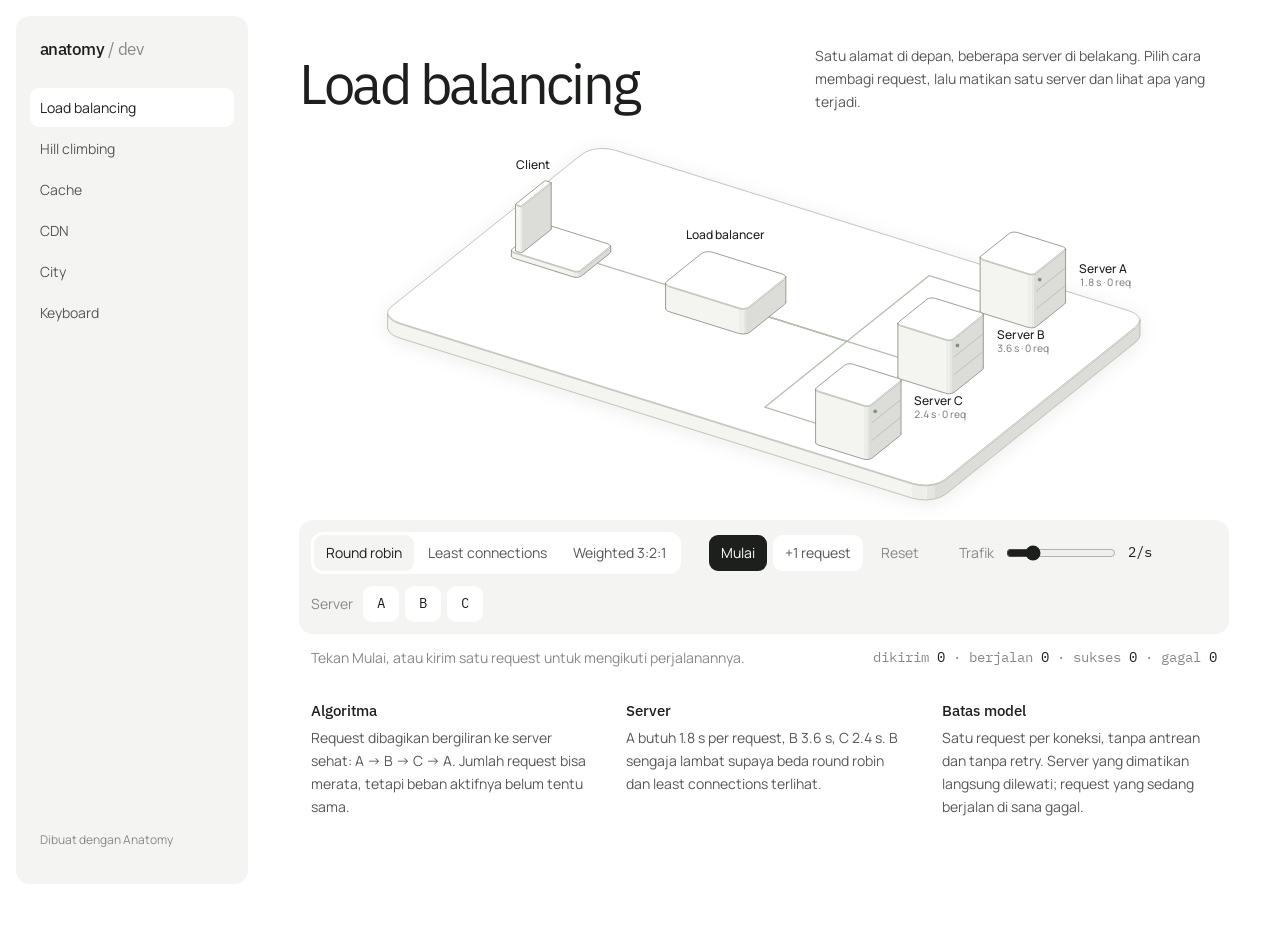
<file: load-balancer/index.html>
<!doctype html><html lang="id"><head><meta charset="utf-8"><meta name="viewport" content="width=device-width, initial-scale=1"><title>Load Balancing</title><style>
.iso{
  --anatomy-page:#0b0b0b;--anatomy-card:#131313;--anatomy-text:#a3a3a3;--anatomy-strong:#e6e6e6;--anatomy-muted:#6e6e6e;
  --anatomy-paper:#131313;--anatomy-face:#1b1b1b;--anatomy-top:#1c1c1c;
  --anatomy-shade-0:#0f0f0f;--anatomy-shade-1:#121212;--anatomy-shade-2:#151515;--anatomy-shade-3:#181818;
  --anatomy-lit-top:#262626;--anatomy-lit-shade:#1d1d1d;
  --anatomy-hi:#d4d4d4;--anatomy-mid:#6a6a6a;--anatomy-lo:#3e3e3e;--anatomy-faint:#2a2a2a;--anatomy-lit:#ffffff;
  --anatomy-halo:#050505;--anatomy-halo-opacity:.9;--anatomy-dot:#e6e6e6;
  --anatomy-red:#ff6b6b;--anatomy-green:#6be0a0;--anatomy-blue:#6b9bff;
  --anatomy-weight:.6px;--anatomy-ease:cubic-bezier(.32,.72,0,1);
  --anatomy-mono:ui-monospace,"SF Mono",Menlo,Consolas,monospace;
  --anatomy-lift:inset 0 1px 0 0 #ffffff0a,inset 0 0 0 1px #ffffff06,0 0 0 1px #00000026,0 1px 1px -.5px #00000014,0 3px 3px -1.5px #00000014,0 6px 6px -3px #00000014,0 12px 12px -6px #00000014;
}
.iso[data-theme="light"]{
  --anatomy-page:#f2f2ef;--anatomy-card:#fbfbfa;--anatomy-text:#57575a;--anatomy-strong:#18181a;--anatomy-muted:#8c8c90;
  --anatomy-paper:#fbfbfa;--anatomy-face:#ffffff;--anatomy-top:#ffffff;
  --anatomy-shade-0:#dcdcd9;--anatomy-shade-1:#e5e5e2;--anatomy-shade-2:#ededea;--anatomy-shade-3:#f4f4f1;
  --anatomy-lit-top:#ffffff;--anatomy-lit-shade:#eeeeeb;
  --anatomy-hi:#26262a;--anatomy-mid:#8a8a8f;--anatomy-lo:#b4b4b8;--anatomy-faint:#d4d4d6;--anatomy-lit:#000000;
  --anatomy-halo:#8a8a80;--anatomy-halo-opacity:.32;--anatomy-dot:#3a3a3e;
  --anatomy-red:#e5484d;--anatomy-green:#30a46c;--anatomy-blue:#3e63dd;
  --anatomy-lift:inset 0 1px 0 0 #ffffff,0 0 0 1px #0000000f,0 1px 1px -.5px #0000000a,0 3px 3px -1.5px #0000000a,0 6px 6px -3px #0000000a,0 12px 12px -6px #0000000a;
}
.iso-svg{display:block;width:100%;height:auto;overflow:visible}
.iso-svg path,.iso-svg circle{vector-effect:non-scaling-stroke}
.iso-fill{fill:var(--anatomy-paper);stroke:none}
.iso-solid[data-lit]>.iso-fill{fill:var(--anatomy-face)}
.iso-shade,.iso-top{stroke:none}
.iso-shade[data-shade="0"]{fill:var(--anatomy-shade-0)}
.iso-shade[data-shade="1"]{fill:var(--anatomy-shade-1)}
.iso-shade[data-shade="2"]{fill:var(--anatomy-shade-2)}
.iso-shade[data-shade="3"]{fill:var(--anatomy-shade-3)}
.iso-top{fill:var(--anatomy-top)}
.iso-solid[data-lit]>.iso-top{fill:var(--anatomy-lit-top)}
.iso-solid[data-lit]>.iso-shade{fill:var(--anatomy-lit-shade)}
.iso-solid[data-seamless]>.iso-shade,.iso-solid[data-seamless]>.iso-top{stroke-width:.4;stroke-linejoin:round}
.iso-solid[data-seamless]>.iso-shade[data-shade="0"]{stroke:var(--anatomy-shade-0)}
.iso-solid[data-seamless]>.iso-shade[data-shade="1"]{stroke:var(--anatomy-shade-1)}
.iso-solid[data-seamless]>.iso-shade[data-shade="2"]{stroke:var(--anatomy-shade-2)}
.iso-solid[data-seamless]>.iso-shade[data-shade="3"]{stroke:var(--anatomy-shade-3)}
.iso-solid[data-seamless]>.iso-top{stroke:var(--anatomy-top)}
.iso-solid[data-seamless][data-lit]>.iso-top{stroke:var(--anatomy-lit-top)}
.iso-solid[data-seamless][data-lit]>.iso-shade{stroke:var(--anatomy-lit-shade)}
.iso-solid[data-lit]>.iso-edge{stroke:var(--anatomy-lit)}
.iso-halo{fill:var(--anatomy-halo);stroke:none;filter:blur(9px);opacity:var(--anatomy-halo-opacity);transform:translateY(3px)}
.iso-line{fill:none;stroke:var(--anatomy-lo);stroke-width:var(--anatomy-weight);stroke-linecap:round;stroke-linejoin:round}
.iso-line[data-tone="hi"]{stroke:var(--anatomy-hi)}
.iso-line[data-tone="mid"]{stroke:var(--anatomy-mid)}
.iso-line[data-tone="lo"]{stroke:var(--anatomy-lo)}
.iso-line[data-tone="faint"]{stroke:var(--anatomy-faint)}
.iso-line[data-tone="lit"]{stroke:var(--anatomy-lit)}
.iso-line[data-tone="red"]{stroke:var(--anatomy-red)}
.iso-line[data-tone="green"]{stroke:var(--anatomy-green)}
.iso-line[data-tone="blue"]{stroke:var(--anatomy-blue)}
.iso-line[data-dotted]{stroke-dasharray:.01 3.5;stroke-width:1}
.iso-line[data-dashed]{stroke-dasharray:3 3}
.iso-line[data-flow]{stroke-dasharray:2 6}
.iso-wire-end{fill:var(--anatomy-paper);stroke:var(--anatomy-lo);stroke-width:var(--anatomy-weight)}
.iso-wire[data-tone="hi"] .iso-wire-end{stroke:var(--anatomy-hi)}
.iso-wire[data-tone="mid"] .iso-wire-end{stroke:var(--anatomy-mid)}
.iso-wire[data-tone="faint"] .iso-wire-end{stroke:var(--anatomy-faint)}
.iso-wire[data-tone="lit"] .iso-wire-end{stroke:var(--anatomy-lit)}
.iso-dots circle{fill:var(--anatomy-dot);stroke:none;opacity:.32}
.iso-dots[data-tone="hi"] circle{opacity:.85}
.iso-dots[data-tone="mid"] circle{opacity:.45}
.iso-dots[data-tone="lo"] circle{opacity:.22}
.iso-dots[data-tone="faint"] circle{opacity:.12}
.iso-face-text{fill:var(--anatomy-mid);font-family:var(--anatomy-mono);letter-spacing:.04em}
.iso-face-text[data-tone="hi"]{fill:var(--anatomy-hi)}
.iso-face-text[data-tone="lo"]{fill:var(--anatomy-lo)}
.iso-face-text[data-tone="faint"]{fill:var(--anatomy-faint)}
.tb-body{fill:var(--anatomy-shade-2);stroke:none}
.tb-shine{fill:var(--anatomy-top);stroke:none}
.tb-shade{fill:var(--anatomy-shade-0);stroke:none}
.tb-ring{fill:none;stroke:var(--anatomy-lo);stroke-width:.45;stroke-linecap:butt;stroke-linejoin:round}
.tb-ring[data-tone="mid"]{stroke:var(--anatomy-mid)}
.tb-ring[data-tone="faint"]{stroke:var(--anatomy-faint)}
.tb-ring[data-tone="hi"]{stroke:var(--anatomy-hi)}
@keyframes iso-flow{to{stroke-dashoffset:-32}}
@keyframes iso-pulse{0%,100%{opacity:.18}12%{opacity:1}40%{opacity:.18}}
.iso-line[data-flow]{animation:iso-flow 1600ms linear infinite}
.iso-dots circle[data-pulse]{animation:iso-pulse 1600ms steps(1,end) infinite;animation-delay:var(--pulse-at,0ms)}
.iso-figure{margin:32px 0 36px}
.iso-plate{position:relative;padding:52px 24px;border-radius:0;background:var(--anatomy-card);box-shadow:0 0 0 1px var(--anatomy-mid);--anatomy-paper:var(--anatomy-card)}
.iso-plate-corners{position:absolute;inset:18px 20px;pointer-events:none}
.iso-plate-corner{position:absolute;color:var(--anatomy-muted);font-family:var(--anatomy-mono);font-size:10.5px;line-height:1;letter-spacing:.04em;white-space:nowrap}
.iso-plate-corner[data-corner="fig"]{top:0;left:0;color:var(--anatomy-text)}
.iso-plate-corner[data-corner="title"]{top:0;right:0;text-transform:uppercase;letter-spacing:.1em}
.iso-plate-corner[data-corner="hint"]{bottom:0;left:0;text-transform:uppercase;letter-spacing:.1em}
.iso-plate-corner[data-corner="readout"]{right:0;bottom:0;color:var(--anatomy-text);font-variant-numeric:tabular-nums}
.iso-plate .iso-svg{margin:0 auto}
.iso-legend{display:grid;gap:8px;margin-top:12px;color:var(--anatomy-muted);font-size:13px;line-height:1.55}
.iso-keys{display:flex;flex-wrap:wrap;gap:6px 18px}
.iso-key{display:inline-flex;align-items:center;gap:7px}
.iso-swatch{width:16px;height:10px;flex:none;overflow:visible}
.iso-swatch path{fill:none;stroke:var(--anatomy-hi);stroke-width:1;vector-effect:non-scaling-stroke;stroke-linejoin:round;stroke-linecap:round}
.iso-swatch[data-mark="raised"] path,.iso-swatch[data-mark="flat"] path{stroke:var(--anatomy-mid)}
.iso-swatch[data-mark="lit"] path{stroke:var(--anatomy-lit)}
.iso-swatch[data-mark="dim"] path{stroke:var(--anatomy-lo)}
.iso-swatch[data-mark="dotted"] path{stroke-dasharray:.01 3;stroke-width:1.4}
.iso-swatch[data-mark="dashed"] path{stroke-dasharray:3 2.5}
.iso-swatch[data-mark="red"] path{stroke:var(--anatomy-red)}
.iso-swatch[data-mark="green"] path{stroke:var(--anatomy-green)}
.iso-swatch[data-mark="blue"] path{stroke:var(--anatomy-blue)}
.iso-swatch-crease{stroke:var(--anatomy-lo)!important}
@media (max-width:560px){.iso-plate{padding:48px 12px 70px}.iso-plate-corner[data-corner="hint"]{bottom:18px}}
@media (prefers-reduced-motion:reduce){.iso-line[data-flow],.iso-dots circle[data-pulse]{animation:none}}

*{box-sizing:border-box}
html{color-scheme:dark}
body[data-theme="light"]{color-scheme:light}
body{margin:0;background:var(--anatomy-page);color:var(--anatomy-text);font:14px/1.6 ui-sans-serif,system-ui,-apple-system,"Segoe UI",sans-serif;-webkit-font-smoothing:antialiased}
.iso-page{width:min(1280px,100% - 32px);margin:64px auto 96px}
</style><meta name="description" content="Pelajari cara kerja load balancer melalui simulasi isometrik interaktif. Bandingkan round robin, least connections, dan weighted routing."></head><body class="iso" data-theme="light"><main class="iso-page"><style>
@import url('https://fonts.googleapis.com/css2?family=IBM+Plex+Sans:wght@400;500&family=IBM+Plex+Mono:wght@400&family=Manrope:wght@400;500;600&display=swap');
:root{--heading:'IBM Plex Sans',sans-serif;--body:'Manrope',sans-serif;--mono:'IBM Plex Mono',ui-monospace,monospace;--accent:#b85b39;--gutter:clamp(16px,4vw,56px);--radius:14px}
body.iso{font:400 14px/1.65 var(--body)}
.iso[data-theme="light"]{--anatomy-page:#fff;--anatomy-strong:#1d1f1c;--anatomy-text:#555a54;--anatomy-muted:#868b84;--anatomy-card:#fff;--anatomy-paper:#fff;--anatomy-top:#fff;--anatomy-mid:#879181;--anatomy-hi:#3f4a3b;--anatomy-lo:#b5bdb0;--anatomy-faint:#e7e9e4;--surface:#f4f5f2}
.iso[data-theme="dark"]{--anatomy-page:#0e0f0e;--anatomy-card:#0e0f0e;--anatomy-paper:#0e0f0e;--anatomy-faint:#242624;--surface:#181a18}
.iso-page{width:100%;margin:0;padding:16px var(--gutter) var(--gutter) 16px;display:grid;grid-template-columns:232px minmax(0,1fr);column-gap:var(--gutter);align-content:start}
.iso-page>*{grid-column:2;min-width:0}
.site-header{grid-column:1;grid-row:1/span 20;align-self:start;position:sticky;top:16px;height:calc(100vh - 32px);display:flex;flex-direction:column;gap:28px;padding:22px 14px;border-radius:var(--radius);background:var(--surface)}
.brand{padding:0 10px;color:var(--anatomy-strong);text-decoration:none;font:500 17px var(--heading);letter-spacing:-.03em;white-space:nowrap}
.brand span{font-weight:400;color:var(--anatomy-muted)}
.iso-nav{display:flex;flex-direction:column;gap:2px}
.nav-title{margin:0 0 6px;padding:0 10px;font-size:12px;color:var(--anatomy-muted)}
.iso-nav a{display:block;padding:8px 10px;border-radius:9px;color:var(--anatomy-text);font-size:14px;text-decoration:none}
.iso-nav a:hover{color:var(--anatomy-strong)}
.iso-nav a[aria-current="page"]{background:var(--anatomy-page);color:var(--anatomy-strong)}
.side-foot{margin-top:auto;padding:0 10px;font-size:12px;color:var(--anatomy-muted)}.side-foot a{text-decoration:none}.side-foot a:hover{color:var(--anatomy-strong)}
.page-intro{display:grid;grid-template-columns:minmax(0,1fr) minmax(0,1fr);gap:40px;align-items:end;padding:28px 0 8px}
.iso-page h1{margin:0;color:var(--anatomy-strong);font:400 clamp(34px,4.4vw,56px)/1.05 var(--heading);letter-spacing:-.045em}
.intro-copy{margin:0;max-width:46ch;justify-self:end;color:var(--anatomy-text)}
.iso{--anatomy-weight:.85px}.iso-halo{filter:blur(10px);opacity:.16}
.site-footer{height:24px}
a{color:inherit}button,select,input{font:inherit}button,a,select,input{touch-action:manipulation}
:focus-visible{outline:2px solid var(--accent);outline-offset:4px}
@media(max-width:900px){.iso-page{display:block;padding:12px var(--gutter) var(--gutter)}.site-header{position:static;height:auto;flex-direction:row;align-items:center;justify-content:space-between;gap:12px;padding:8px 8px 8px 4px}.iso-nav{flex-direction:row}.nav-title,.side-foot{display:none}.iso-nav a{padding:7px 10px;font-size:13px}}
@media(max-width:480px){.site-header{flex-wrap:wrap;row-gap:8px}.iso-nav{flex-wrap:wrap}.iso-nav a{font-size:12px;padding:7px 8px}}
@media(max-width:760px){.page-intro{grid-template-columns:1fr;gap:14px;padding-top:28px}.intro-copy{justify-self:start}}
</style><link rel="stylesheet" href="/load-balancer/style.css"><header class="site-header"><a class="brand" href="/" aria-label="Anatomy Dev beranda">anatomy<span> / dev</span></a><nav class="iso-nav" aria-label="Pilih ilustrasi"><a href="/load-balancer" aria-current="page">Load balancing</a><a href="/">Hill climbing</a><a href="/cache">Cache</a><a href="/cdn">CDN</a><a href="/city">City</a><a href="/keyboard">Keyboard</a></nav><p class="side-foot"><a href="https://github.com/wheresryan22/anatomy" target="_blank" rel="noreferrer">Dibuat dengan Anatomy</a></p></header><section class="page-intro"><h1>Load balancing</h1><p class="intro-copy">Satu alamat di depan, beberapa server di belakang. Pilih cara membagi request, lalu matikan satu server dan lihat apa yang terjadi.</p></section>
<section aria-label="Simulasi load balancer">
<div class="lb-stage"><svg xmlns="http://www.w3.org/2000/svg" class="iso-svg" viewBox="0 0 1000 420" role="img" aria-label="Alur HTTP: client mengirim request melalui load balancer ke tiga server. Titik oranye adalah request, titik hijau adalah response."><path class="iso-halo" d="M95.3 198.6L95.6 196L97 193.5L99.3 191.2L304.3 27.2L307.4 25.1L311.3 23.4L315.8 22.1L320.7 21.3L325.8 21L331 21.2L336 21.8L340.6 23L892.4 195.4L896.5 197L899.9 198.9L902.4 201.1L904.1 203.6L904.7 206.2L904.7 221.4L904.4 224L903 226.5L900.7 228.8L695.7 392.8L692.6 394.9L688.7 396.6L684.2 397.9L679.3 398.7L674.2 399L669 398.8L664 398.2L659.4 397L107.6 224.6L103.5 223L100.1 221.1L97.6 218.9L95.9 216.4L95.3 213.8Z"/><g class="iso-solid"><path class="iso-fill" d="M95.3 199.1L96 195L99.3 191.2L304.3 27.2L309.7 24.1L316.7 21.9L324.8 21L333 21.4L340.6 23L892.4 195.4L898.6 198.1L902.8 201.6L904.7 205.6L904.7 220.9L904 225L900.7 228.8L695.7 392.8L690.3 395.9L683.3 398.1L675.2 399L667 398.6L659.4 397L107.6 224.6L101.4 221.9L97.2 218.4L95.3 214.4Z"/><path class="iso-shade" data-shade="0" d="M904.7 220.9L904 225L904 209.8L904.7 205.6ZM904 225L900.7 228.8L900.7 213.6L904 209.8ZM900.7 228.8L695.7 392.8L695.7 377.6L900.7 213.6ZM695.7 392.8L690.3 395.9L690.3 380.7L695.7 377.6ZM690.3 395.9L683.3 398.1L683.3 382.8L690.3 380.7Z"/><path class="iso-shade" data-shade="1" d="M683.3 398.1L675.2 399L675.2 383.8L683.3 382.8Z"/><path class="iso-shade" data-shade="2" d="M675.2 399L667 398.6L667 383.4L675.2 383.8ZM667 398.6L659.4 397L659.4 381.8L667 383.4Z"/><path class="iso-shade" data-shade="3" d="M659.4 397L107.6 224.6L107.6 209.4L659.4 381.8ZM107.6 224.6L101.4 221.9L101.4 206.7L107.6 209.4ZM101.4 221.9L97.2 218.4L97.2 203.2L101.4 206.7ZM97.2 218.4L95.3 214.4L95.3 199.1L97.2 203.2Z"/><path class="iso-top" d="M892.4 195.4L898.6 198.1L902.8 201.6L904.7 205.6L904 209.8L900.7 213.6L695.7 377.6L690.3 380.7L683.3 382.8L675.2 383.8L667 383.4L659.4 381.8L107.6 209.4L101.4 206.7L97.2 203.2L95.3 199.1L96 195L99.3 191.2L304.3 27.2L309.7 24.1L316.7 21.9L324.8 21L333 21.4L340.6 23Z"/><path class="iso-line iso-crease" data-tone="lo" d="M904.7 205.6L904 209.8L900.7 213.6L695.7 377.6L690.3 380.7L683.3 382.8L675.2 383.8L667 383.4L659.4 381.8L107.6 209.4L101.4 206.7L97.2 203.2L95.3 199.1"/><path class="iso-line iso-bevel" data-tone="lo" d="M904.7 205.6L902.5 209.6L899.4 213.2L694.5 377.1L689.3 380.1L682.7 382.1L675.1 383L667.4 382.6L660.1 381.1L108.6 208.8L102.6 206.2L98.6 202.9L95.3 199.1"/><path class="iso-line iso-edge" data-tone="lo" d="M95.3 199.1L96 195L99.3 191.2L304.3 27.2L309.7 24.1L316.7 21.9L324.8 21L333 21.4L340.6 23L892.4 195.4L898.6 198.1L902.8 201.6L904.7 205.6M904.7 220.9L904 225L900.7 228.8L695.7 392.8L690.3 395.9L683.3 398.1L675.2 399L667 398.6L659.4 397L107.6 224.6L101.4 221.9L97.2 218.4L95.3 214.4M904.7 205.6L904.7 220.9M95.3 199.1L95.3 214.4"/></g><path id="route-0" class="route" d="M319.2 144L414.3 173.7"/><path id="route-1" class="route" d="M503.7 201.6L589.5 228.4L678 157.6L748.8 179.7"/><path id="route-2" class="route" d="M503.7 201.6L589.5 228.4L589.5 228.4L660.3 250.6"/><path id="route-3" class="route" d="M503.7 201.6L589.5 228.4L501 299.3L571.8 321.4"/><g class="iso-solid"><path class="iso-fill" d="M228.5 131L228.7 130L229.5 129L259.8 104.8L261.1 104L262.9 103.5L264.9 103.2L267 103.3L268.9 103.7L332.2 123.5L333.8 124.2L334.9 125.1L335.3 126.1L335.3 131.8L335.1 132.8L334.3 133.8L304 158L302.7 158.8L300.9 159.3L298.9 159.6L296.9 159.5L295 159.1L231.6 139.3L230 138.6L229 137.7L228.5 136.7Z"/><path class="iso-shade" data-shade="0" d="M335.3 131.8L335.1 132.8L335.1 127.1L335.3 126.1ZM335.1 132.8L334.3 133.8L334.3 128.1L335.1 127.1ZM334.3 133.8L304 158L304 152.3L334.3 128.1ZM304 158L302.7 158.8L302.7 153.1L304 152.3ZM302.7 158.8L300.9 159.3L300.9 153.6L302.7 153.1Z"/><path class="iso-shade" data-shade="1" d="M300.9 159.3L298.9 159.6L298.9 153.8L300.9 153.6Z"/><path class="iso-shade" data-shade="2" d="M298.9 159.6L296.9 159.5L296.9 153.8L298.9 153.8ZM296.9 159.5L295 159.1L295 153.3L296.9 153.8Z"/><path class="iso-shade" data-shade="3" d="M295 159.1L231.6 139.3L231.6 133.5L295 153.3ZM231.6 139.3L230 138.6L230 132.9L231.6 133.5ZM230 138.6L229 137.7L229 132L230 132.9ZM229 137.7L228.5 136.7L228.5 131L229 132Z"/><path class="iso-top" d="M332.2 123.5L333.8 124.2L334.9 125.1L335.3 126.1L335.1 127.1L334.3 128.1L304 152.3L302.7 153.1L300.9 153.6L298.9 153.8L296.9 153.8L295 153.3L231.6 133.5L230 132.9L229 132L228.5 131L228.7 130L229.5 129L259.8 104.8L261.1 104L262.9 103.5L264.9 103.2L267 103.3L268.9 103.7Z"/><path class="iso-line iso-crease" data-tone="lo" d="M335.3 126.1L335.1 127.1L334.3 128.1L304 152.3L302.7 153.1L300.9 153.6L298.9 153.8L296.9 153.8L295 153.3L231.6 133.5L230 132.9L229 132L228.5 131"/><path class="iso-line iso-bevel" data-tone="lo" d="M335.3 126.1L333.6 126.9L333 127.7L302.8 151.8L301.7 152.5L300.3 152.9L298.8 153.1L297.2 153L295.7 152.7L232.5 132.9L231.2 132.4L230.4 131.7L228.5 131"/><path class="iso-line iso-edge" data-tone="mid" d="M228.5 131L228.7 130L229.5 129L259.8 104.8L261.1 104L262.9 103.5L264.9 103.2L267 103.3L268.9 103.7L332.2 123.5L333.8 124.2L334.9 125.1L335.3 126.1M335.3 131.8L335.1 132.8L334.3 133.8L304 158L302.7 158.8L300.9 159.3L298.9 159.6L296.9 159.5L295 159.1L231.6 139.3L230 138.6L229 137.7L228.5 136.7M335.3 126.1L335.3 131.8M228.5 131L228.5 136.7"/></g><g class="iso-solid"><path class="iso-fill" d="M232.9 81.3L232.9 81L233.2 80.7L263.5 56.4L263.9 56.2L264.5 56L265.2 55.9L265.9 56L266.5 56.1L270.3 57.3L270.8 57.5L271.1 57.8L271.3 58.1L271.3 107.6L271.2 107.9L271 108.3L240.7 132.5L240.2 132.8L239.6 132.9L239 133L238.3 133L237.6 132.8L233.9 131.7L233.4 131.5L233 131.2L232.9 130.8Z"/><path class="iso-shade" data-shade="0" d="M271.3 107.6L271.2 107.9L271.2 58.5L271.3 58.1ZM271.2 107.9L271 108.3L271 58.8L271.2 58.5ZM271 108.3L240.7 132.5L240.7 83L271 58.8ZM240.7 132.5L240.2 132.8L240.2 83.3L240.7 83ZM240.2 132.8L239.6 132.9L239.6 83.4L240.2 83.3Z"/><path class="iso-shade" data-shade="1" d="M239.6 132.9L239 133L239 83.5L239.6 83.4Z"/><path class="iso-shade" data-shade="2" d="M239 133L238.3 133L238.3 83.5L239 83.5ZM238.3 133L237.6 132.8L237.6 83.4L238.3 83.5Z"/><path class="iso-shade" data-shade="3" d="M237.6 132.8L233.9 131.7L233.9 82.2L237.6 83.4ZM233.9 131.7L233.4 131.5L233.4 82L233.9 82.2ZM233.4 131.5L233 131.2L233 81.7L233.4 82ZM233 131.2L232.9 130.8L232.9 81.3L233 81.7Z"/><path class="iso-top" d="M270.3 57.3L270.8 57.5L271.1 57.8L271.3 58.1L271.2 58.5L271 58.8L240.7 83L240.2 83.3L239.6 83.4L239 83.5L238.3 83.5L237.6 83.4L233.9 82.2L233.4 82L233 81.7L232.9 81.3L232.9 81L233.2 80.7L263.5 56.4L263.9 56.2L264.5 56L265.2 55.9L265.9 56L266.5 56.1Z"/><path class="iso-line iso-crease" data-tone="lo" d="M271.3 58.1L271.2 58.5L271 58.8L240.7 83L240.2 83.3L239.6 83.4L239 83.5L238.3 83.5L237.6 83.4L233.9 82.2L233.4 82L233 81.7L232.9 81.3"/><path class="iso-line iso-bevel" data-tone="lo" d="M271.3 58.1L269.7 58.3L269.6 58.4L239.4 82.5L239.2 82.7L239 82.7L238.8 82.8L238.6 82.7L238.3 82.7L234.8 81.6L234.6 81.5L234.5 81.4L232.9 81.3"/><path class="iso-line iso-edge" data-tone="mid" d="M232.9 81.3L232.9 81L233.2 80.7L263.5 56.4L263.9 56.2L264.5 56L265.2 55.9L265.9 56L266.5 56.1L270.3 57.3L270.8 57.5L271.1 57.8L271.3 58.1M271.3 107.6L271.2 107.9L271 108.3L240.7 132.5L240.2 132.8L239.6 132.9L239 133L238.3 133L237.6 132.8L233.9 131.7L233.4 131.5L233 131.2L232.9 130.8M271.3 58.1L271.3 107.6M232.9 81.3L232.9 130.8"/></g><text x="252.1" y="43.5" class="machine-label" text-anchor="middle">Client</text><g class="iso-solid"><path class="iso-fill" d="M394.3 166.5L394.5 165.1L395.6 163.9L432.9 134L434.7 133L437.1 132.3L439.7 132L442.5 132.1L445 132.6L519.6 155.9L521.6 156.8L523.1 158L523.7 159.4L523.7 186L523.4 187.4L522.4 188.6L485.1 218.5L483.3 219.5L480.9 220.2L478.2 220.5L475.5 220.4L473 219.9L398.4 196.6L396.3 195.7L394.9 194.5L394.3 193.1Z"/><path class="iso-shade" data-shade="0" d="M523.7 186L523.4 187.4L523.4 160.7L523.7 159.4ZM523.4 187.4L522.4 188.6L522.4 162L523.4 160.7ZM522.4 188.6L485.1 218.5L485.1 191.8L522.4 162ZM485.1 218.5L483.3 219.5L483.3 192.9L485.1 191.8ZM483.3 219.5L480.9 220.2L480.9 193.6L483.3 192.9Z"/><path class="iso-shade" data-shade="1" d="M480.9 220.2L478.2 220.5L478.2 193.9L480.9 193.6Z"/><path class="iso-shade" data-shade="2" d="M478.2 220.5L475.5 220.4L475.5 193.7L478.2 193.9ZM475.5 220.4L473 219.9L473 193.2L475.5 193.7Z"/><path class="iso-shade" data-shade="3" d="M473 219.9L398.4 196.6L398.4 169.9L473 193.2ZM398.4 196.6L396.3 195.7L396.3 169L398.4 169.9ZM396.3 195.7L394.9 194.5L394.9 167.8L396.3 169ZM394.9 194.5L394.3 193.1L394.3 166.5L394.9 167.8Z"/><path class="iso-top" d="M519.6 155.9L521.6 156.8L523.1 158L523.7 159.4L523.4 160.7L522.4 162L485.1 191.8L483.3 192.9L480.9 193.6L478.2 193.9L475.5 193.7L473 193.2L398.4 169.9L396.3 169L394.9 167.8L394.3 166.5L394.5 165.1L395.6 163.9L432.9 134L434.7 133L437.1 132.3L439.7 132L442.5 132.1L445 132.6Z"/><path class="iso-line iso-crease" data-tone="lo" d="M523.7 159.4L523.4 160.7L522.4 162L485.1 191.8L483.3 192.9L480.9 193.6L478.2 193.9L475.5 193.7L473 193.2L398.4 169.9L396.3 169L394.9 167.8L394.3 166.5"/><path class="iso-line iso-bevel" data-tone="lo" d="M523.7 159.4L521.9 160.5L521 161.6L483.9 191.4L482.3 192.3L480.4 192.8L478.1 193.1L475.9 193L473.7 192.5L399.3 169.3L397.5 168.5L396.3 167.5L394.3 166.5"/><path class="iso-line iso-edge" data-tone="mid" d="M394.3 166.5L394.5 165.1L395.6 163.9L432.9 134L434.7 133L437.1 132.3L439.7 132L442.5 132.1L445 132.6L519.6 155.9L521.6 156.8L523.1 158L523.7 159.4M523.7 186L523.4 187.4L522.4 188.6L485.1 218.5L483.3 219.5L480.9 220.2L478.2 220.5L475.5 220.4L473 219.9L398.4 196.6L396.3 195.7L394.9 194.5L394.3 193.1M523.7 159.4L523.7 186M394.3 166.5L394.3 193.1"/></g><text x="459.0" y="118.3" class="machine-label" text-anchor="middle">Load balancer</text><g class="server-machine" data-machine="0" data-down="false"><g class="iso-solid"><path class="iso-fill" d="M732.7 138.6L732.9 137.6L733.7 136.6L764 112.4L765.3 111.6L767.1 111.1L769.1 110.9L771.2 111L773.1 111.4L821.5 126.5L823.1 127.2L824.1 128.1L824.6 129.1L824.6 186.2L824.4 187.2L823.6 188.2L793.3 212.4L792 213.2L790.2 213.7L788.2 213.9L786.2 213.8L784.3 213.4L735.8 198.3L734.2 197.6L733.2 196.7L732.7 195.7Z"/><path class="iso-shade" data-shade="0" d="M824.6 186.2L824.4 187.2L824.4 130.1L824.6 129.1ZM824.4 187.2L823.6 188.2L823.6 131.1L824.4 130.1ZM823.6 188.2L793.3 212.4L793.3 155.3L823.6 131.1ZM793.3 212.4L792 213.2L792 156.1L793.3 155.3ZM792 213.2L790.2 213.7L790.2 156.6L792 156.1Z"/><path class="iso-shade" data-shade="1" d="M790.2 213.7L788.2 213.9L788.2 156.8L790.2 156.6Z"/><path class="iso-shade" data-shade="2" d="M788.2 213.9L786.2 213.8L786.2 156.7L788.2 156.8ZM786.2 213.8L784.3 213.4L784.3 156.3L786.2 156.7Z"/><path class="iso-shade" data-shade="3" d="M784.3 213.4L735.8 198.3L735.8 141.2L784.3 156.3ZM735.8 198.3L734.2 197.6L734.2 140.5L735.8 141.2ZM734.2 197.6L733.2 196.7L733.2 139.6L734.2 140.5ZM733.2 196.7L732.7 195.7L732.7 138.6L733.2 139.6Z"/><path class="iso-top" d="M821.5 126.5L823.1 127.2L824.1 128.1L824.6 129.1L824.4 130.1L823.6 131.1L793.3 155.3L792 156.1L790.2 156.6L788.2 156.8L786.2 156.7L784.3 156.3L735.8 141.2L734.2 140.5L733.2 139.6L732.7 138.6L732.9 137.6L733.7 136.6L764 112.4L765.3 111.6L767.1 111.1L769.1 110.9L771.2 111L773.1 111.4Z"/><path class="iso-line iso-crease" data-tone="lo" d="M824.6 129.1L824.4 130.1L823.6 131.1L793.3 155.3L792 156.1L790.2 156.6L788.2 156.8L786.2 156.7L784.3 156.3L735.8 141.2L734.2 140.5L733.2 139.6L732.7 138.6"/><path class="iso-line iso-bevel" data-tone="lo" d="M824.6 129.1L822.9 129.9L822.3 130.7L792.1 154.8L791 155.5L789.6 155.9L788.1 156.1L786.5 156L785 155.7L736.7 140.6L735.4 140L734.6 139.3L732.7 138.6"/><path class="iso-line iso-edge" data-tone="mid" d="M732.7 138.6L732.9 137.6L733.7 136.6L764 112.4L765.3 111.6L767.1 111.1L769.1 110.9L771.2 111L773.1 111.4L821.5 126.5L823.1 127.2L824.1 128.1L824.6 129.1M824.6 186.2L824.4 187.2L823.6 188.2L793.3 212.4L792 213.2L790.2 213.7L788.2 213.9L786.2 213.8L784.3 213.4L735.8 198.3L734.2 197.6L733.2 196.7L732.7 195.7M824.6 129.1L824.6 186.2M732.7 138.6L732.7 195.7"/></g><path class="iso-line" data-tone="lo" d="M823.6 169.1L793.3 193.4"/><path class="iso-line" data-tone="lo" d="M823.6 150.1L793.3 174.3"/><circle class="server-led" cx="796.8" cy="162.0" r="2"/><text x="839.1" y="154.8" class="machine-label">Server A<tspan x="839.1" dy="1.3em" class="machine-sub">1.8 s · <tspan data-count="0">0</tspan> req</tspan></text></g><g class="server-machine" data-machine="1" data-down="false"><g class="iso-solid"><path class="iso-fill" d="M644.2 209.5L644.4 208.4L645.2 207.5L675.5 183.2L676.8 182.5L678.6 181.9L680.6 181.7L682.6 181.8L684.5 182.2L733 197.3L734.6 198L735.6 198.9L736.1 199.9L736.1 257L735.9 258L735.1 259L704.8 283.2L703.5 284L701.7 284.5L699.7 284.8L697.6 284.7L695.7 284.3L647.3 269.1L645.7 268.5L644.6 267.6L644.2 266.6Z"/><path class="iso-shade" data-shade="0" d="M736.1 257L735.9 258L735.9 200.9L736.1 199.9ZM735.9 258L735.1 259L735.1 201.9L735.9 200.9ZM735.1 259L704.8 283.2L704.8 226.1L735.1 201.9ZM704.8 283.2L703.5 284L703.5 226.9L704.8 226.1ZM703.5 284L701.7 284.5L701.7 227.4L703.5 226.9Z"/><path class="iso-shade" data-shade="1" d="M701.7 284.5L699.7 284.8L699.7 227.7L701.7 227.4Z"/><path class="iso-shade" data-shade="2" d="M699.7 284.8L697.6 284.7L697.6 227.6L699.7 227.7ZM697.6 284.7L695.7 284.3L695.7 227.2L697.6 227.6Z"/><path class="iso-shade" data-shade="3" d="M695.7 284.3L647.3 269.1L647.3 212L695.7 227.2ZM647.3 269.1L645.7 268.5L645.7 211.3L647.3 212ZM645.7 268.5L644.6 267.6L644.6 210.5L645.7 211.3ZM644.6 267.6L644.2 266.6L644.2 209.5L644.6 210.5Z"/><path class="iso-top" d="M733 197.3L734.6 198L735.6 198.9L736.1 199.9L735.9 200.9L735.1 201.9L704.8 226.1L703.5 226.9L701.7 227.4L699.7 227.7L697.6 227.6L695.7 227.2L647.3 212L645.7 211.3L644.6 210.5L644.2 209.5L644.4 208.4L645.2 207.5L675.5 183.2L676.8 182.5L678.6 181.9L680.6 181.7L682.6 181.8L684.5 182.2Z"/><path class="iso-line iso-crease" data-tone="lo" d="M736.1 199.9L735.9 200.9L735.1 201.9L704.8 226.1L703.5 226.9L701.7 227.4L699.7 227.7L697.6 227.6L695.7 227.2L647.3 212L645.7 211.3L644.6 210.5L644.2 209.5"/><path class="iso-line iso-bevel" data-tone="lo" d="M736.1 199.9L734.4 200.7L733.7 201.5L703.6 225.7L702.5 226.3L701.1 226.7L699.6 226.9L698 226.8L696.4 226.5L648.2 211.4L646.9 210.9L646.1 210.2L644.2 209.5"/><path class="iso-line iso-edge" data-tone="mid" d="M644.2 209.5L644.4 208.4L645.2 207.5L675.5 183.2L676.8 182.5L678.6 181.9L680.6 181.7L682.6 181.8L684.5 182.2L733 197.3L734.6 198L735.6 198.9L736.1 199.9M736.1 257L735.9 258L735.1 259L704.8 283.2L703.5 284L701.7 284.5L699.7 284.8L697.6 284.7L695.7 284.3L647.3 269.1L645.7 268.5L644.6 267.6L644.2 266.6M736.1 199.9L736.1 257M644.2 209.5L644.2 266.6"/></g><path class="iso-line" data-tone="lo" d="M735.1 240L704.8 264.2"/><path class="iso-line" data-tone="lo" d="M735.1 220.9L704.8 245.2"/><circle class="server-led" cx="708.3" cy="232.8" r="2"/><text x="750.6" y="225.6" class="machine-label">Server B<tspan x="750.6" dy="1.3em" class="machine-sub">3.6 s · <tspan data-count="1">0</tspan> req</tspan></text></g><g class="server-machine" data-machine="2" data-down="false"><g class="iso-solid"><path class="iso-fill" d="M555.7 280.3L555.8 279.3L556.6 278.3L586.9 254.1L588.3 253.3L590 252.8L592.1 252.5L594.1 252.6L596 253L644.5 268.2L646 268.9L647.1 269.7L647.6 270.7L647.6 327.8L647.4 328.9L646.6 329.8L616.3 354.1L614.9 354.8L613.2 355.4L611.2 355.6L609.1 355.5L607.2 355.1L558.7 340L557.2 339.3L556.1 338.4L555.7 337.4Z"/><path class="iso-shade" data-shade="0" d="M647.6 327.8L647.4 328.9L647.4 271.8L647.6 270.7ZM647.4 328.9L646.6 329.8L646.6 272.7L647.4 271.8ZM646.6 329.8L616.3 354.1L616.3 297L646.6 272.7ZM616.3 354.1L614.9 354.8L614.9 297.7L616.3 297ZM614.9 354.8L613.2 355.4L613.2 298.3L614.9 297.7Z"/><path class="iso-shade" data-shade="1" d="M613.2 355.4L611.2 355.6L611.2 298.5L613.2 298.3Z"/><path class="iso-shade" data-shade="2" d="M611.2 355.6L609.1 355.5L609.1 298.4L611.2 298.5ZM609.1 355.5L607.2 355.1L607.2 298L609.1 298.4Z"/><path class="iso-shade" data-shade="3" d="M607.2 355.1L558.7 340L558.7 282.9L607.2 298ZM558.7 340L557.2 339.3L557.2 282.2L558.7 282.9ZM557.2 339.3L556.1 338.4L556.1 281.3L557.2 282.2ZM556.1 338.4L555.7 337.4L555.7 280.3L556.1 281.3Z"/><path class="iso-top" d="M644.5 268.2L646 268.9L647.1 269.7L647.6 270.7L647.4 271.8L646.6 272.7L616.3 297L614.9 297.7L613.2 298.3L611.2 298.5L609.1 298.4L607.2 298L558.7 282.9L557.2 282.2L556.1 281.3L555.7 280.3L555.8 279.3L556.6 278.3L586.9 254.1L588.3 253.3L590 252.8L592.1 252.5L594.1 252.6L596 253Z"/><path class="iso-line iso-crease" data-tone="lo" d="M647.6 270.7L647.4 271.8L646.6 272.7L616.3 297L614.9 297.7L613.2 298.3L611.2 298.5L609.1 298.4L607.2 298L558.7 282.9L557.2 282.2L556.1 281.3L555.7 280.3"/><path class="iso-line iso-bevel" data-tone="lo" d="M647.6 270.7L645.9 271.6L645.2 272.4L615.1 296.5L613.9 297.1L612.6 297.5L611.1 297.7L609.5 297.7L607.9 297.3L559.7 282.2L558.4 281.7L557.5 281L555.7 280.3"/><path class="iso-line iso-edge" data-tone="mid" d="M555.7 280.3L555.8 279.3L556.6 278.3L586.9 254.1L588.3 253.3L590 252.8L592.1 252.5L594.1 252.6L596 253L644.5 268.2L646 268.9L647.1 269.7L647.6 270.7M647.6 327.8L647.4 328.9L646.6 329.8L616.3 354.1L614.9 354.8L613.2 355.4L611.2 355.6L609.1 355.5L607.2 355.1L558.7 340L557.2 339.3L556.1 338.4L555.7 337.4M647.6 270.7L647.6 327.8M555.7 280.3L555.7 337.4"/></g><path class="iso-line" data-tone="lo" d="M646.6 310.8L616.3 335"/><path class="iso-line" data-tone="lo" d="M646.6 291.8L616.3 316"/><circle class="server-led" cx="619.8" cy="303.7" r="2"/><text x="662.1" y="296.5" class="machine-label">Server C<tspan x="662.1" dy="1.3em" class="machine-sub">2.4 s · <tspan data-count="2">0</tspan> req</tspan></text></g><g id="packets" aria-hidden="true"></g></svg></div>
<div class="lb-bar">
 <div class="group" role="group" aria-label="Algoritma"><button class="seg" data-algo="round" aria-pressed="true">Round robin</button><button class="seg" data-algo="least" aria-pressed="false">Least connections</button><button class="seg" data-algo="weighted" aria-pressed="false">Weighted 3:2:1</button></div>
 <div class="group"><button class="act primary" id="play">Mulai</button><button class="act" id="send">+1 request</button><button class="act quiet" id="reset">Reset</button></div>
 <label class="group rate">Trafik <input type="range" id="rate" min="1" max="6" step="1" value="2"><output id="rate-value">2/s</output></label>
 <div class="group" role="group" aria-label="Server aktif"><span class="muted">Server</span><button class="srv" role="switch" aria-checked="true" data-toggle="0">A</button><button class="srv" role="switch" aria-checked="true" data-toggle="1">B</button><button class="srv" role="switch" aria-checked="true" data-toggle="2">C</button></div>
</div>
<div class="lb-readout"><span id="status" role="status">Tekan Mulai, atau kirim satu request untuk mengikuti perjalanannya.</span><span class="counts">dikirim <b id="sent">0</b> · berjalan <b id="inflight">0</b> · sukses <b id="completed">0</b> · gagal <b id="failed">0</b></span></div>
<div class="lb-notes">
 <div><h2>Algoritma</h2><p id="strategy-desc"></p></div>
 <div><h2>Server</h2><p>A butuh 1.8 s per request, B 3.6 s, C 2.4 s. B sengaja lambat supaya beda round robin dan least connections terlihat.</p></div>
 <div><h2>Batas model</h2><p>Satu request per koneksi, tanpa antrean dan tanpa retry. Server yang dimatikan langsung dilewati; request yang sedang berjalan di sana gagal.</p></div>
</div>
</section><footer class="site-footer" aria-hidden="true"></footer></main><script type="module" src="/load-balancer/app.mjs"></script></body></html>
</file>
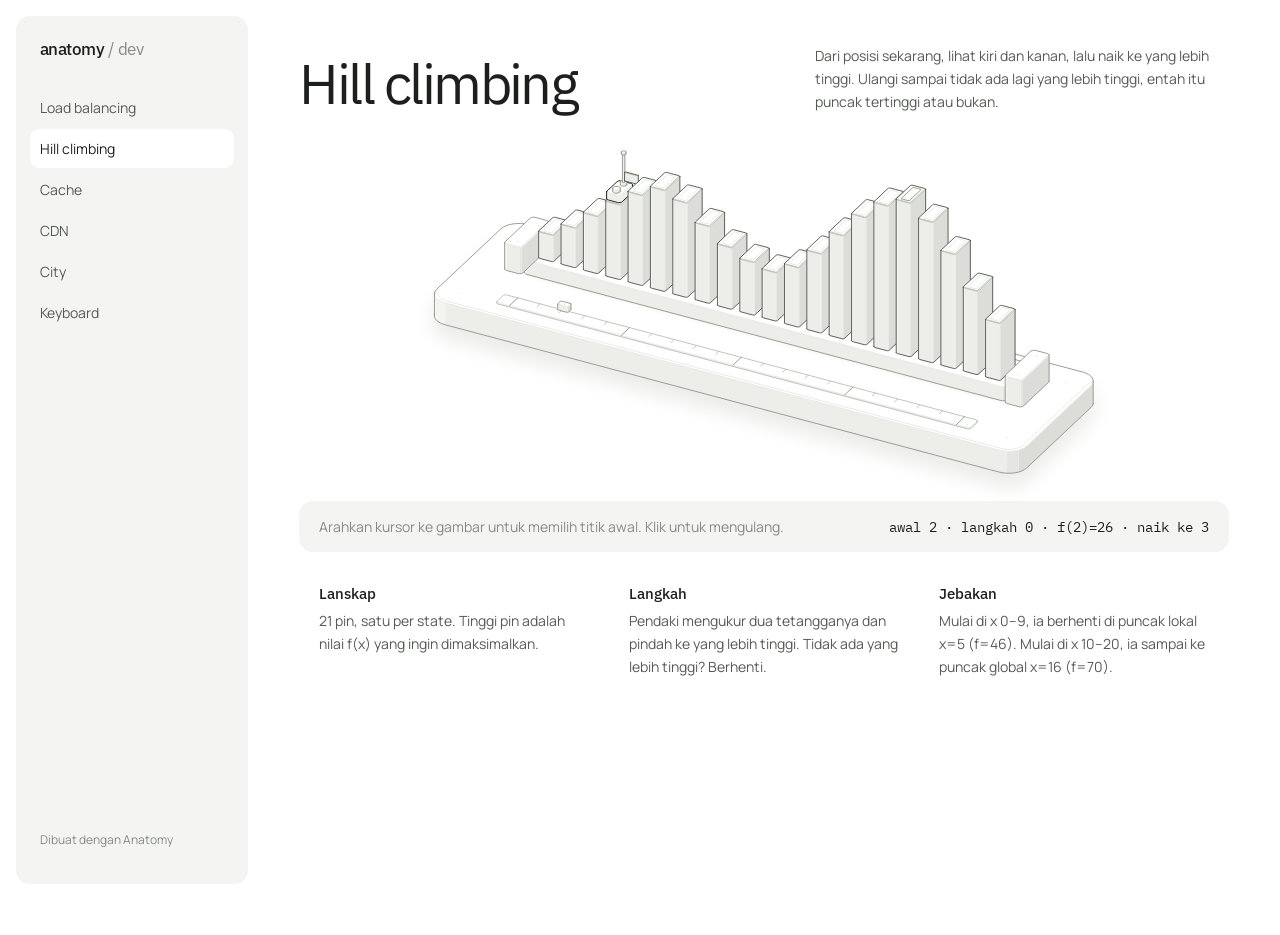
<file: hill-climbing/hill-climbing-light.html>
<!doctype html><html lang="en"><head><meta charset="utf-8"><meta name="viewport" content="width=device-width, initial-scale=1"><title>Hill Climbing</title><style>
.iso{
  --anatomy-page:#0b0b0b;--anatomy-card:#131313;--anatomy-text:#a3a3a3;--anatomy-strong:#e6e6e6;--anatomy-muted:#6e6e6e;
  --anatomy-paper:#131313;--anatomy-face:#1b1b1b;--anatomy-top:#1c1c1c;
  --anatomy-shade-0:#0f0f0f;--anatomy-shade-1:#121212;--anatomy-shade-2:#151515;--anatomy-shade-3:#181818;
  --anatomy-lit-top:#262626;--anatomy-lit-shade:#1d1d1d;
  --anatomy-hi:#d4d4d4;--anatomy-mid:#6a6a6a;--anatomy-lo:#3e3e3e;--anatomy-faint:#2a2a2a;--anatomy-lit:#ffffff;
  --anatomy-halo:#050505;--anatomy-halo-opacity:.9;--anatomy-dot:#e6e6e6;
  --anatomy-red:#ff6b6b;--anatomy-green:#6be0a0;--anatomy-blue:#6b9bff;
  --anatomy-weight:.6px;--anatomy-ease:cubic-bezier(.32,.72,0,1);
  --anatomy-mono:ui-monospace,"SF Mono",Menlo,Consolas,monospace;
  --anatomy-lift:inset 0 1px 0 0 #ffffff0a,inset 0 0 0 1px #ffffff06,0 0 0 1px #00000026,0 1px 1px -.5px #00000014,0 3px 3px -1.5px #00000014,0 6px 6px -3px #00000014,0 12px 12px -6px #00000014;
}
.iso[data-theme="light"]{
  --anatomy-page:#f2f2ef;--anatomy-card:#fbfbfa;--anatomy-text:#57575a;--anatomy-strong:#18181a;--anatomy-muted:#8c8c90;
  --anatomy-paper:#fbfbfa;--anatomy-face:#ffffff;--anatomy-top:#ffffff;
  --anatomy-shade-0:#dcdcd9;--anatomy-shade-1:#e5e5e2;--anatomy-shade-2:#ededea;--anatomy-shade-3:#f4f4f1;
  --anatomy-lit-top:#ffffff;--anatomy-lit-shade:#eeeeeb;
  --anatomy-hi:#26262a;--anatomy-mid:#8a8a8f;--anatomy-lo:#b4b4b8;--anatomy-faint:#d4d4d6;--anatomy-lit:#000000;
  --anatomy-halo:#8a8a80;--anatomy-halo-opacity:.32;--anatomy-dot:#3a3a3e;
  --anatomy-red:#e5484d;--anatomy-green:#30a46c;--anatomy-blue:#3e63dd;
  --anatomy-lift:inset 0 1px 0 0 #ffffff,0 0 0 1px #0000000f,0 1px 1px -.5px #0000000a,0 3px 3px -1.5px #0000000a,0 6px 6px -3px #0000000a,0 12px 12px -6px #0000000a;
}
.iso-svg{display:block;width:100%;height:auto;overflow:visible}
.iso-svg path,.iso-svg circle{vector-effect:non-scaling-stroke}
.iso-fill{fill:var(--anatomy-paper);stroke:none}
.iso-solid[data-lit]>.iso-fill{fill:var(--anatomy-face)}
.iso-shade,.iso-top{stroke:none}
.iso-shade[data-shade="0"]{fill:var(--anatomy-shade-0)}
.iso-shade[data-shade="1"]{fill:var(--anatomy-shade-1)}
.iso-shade[data-shade="2"]{fill:var(--anatomy-shade-2)}
.iso-shade[data-shade="3"]{fill:var(--anatomy-shade-3)}
.iso-top{fill:var(--anatomy-top)}
.iso-solid[data-lit]>.iso-top{fill:var(--anatomy-lit-top)}
.iso-solid[data-lit]>.iso-shade{fill:var(--anatomy-lit-shade)}
.iso-solid[data-seamless]>.iso-shade,.iso-solid[data-seamless]>.iso-top{stroke-width:.4;stroke-linejoin:round}
.iso-solid[data-seamless]>.iso-shade[data-shade="0"]{stroke:var(--anatomy-shade-0)}
.iso-solid[data-seamless]>.iso-shade[data-shade="1"]{stroke:var(--anatomy-shade-1)}
.iso-solid[data-seamless]>.iso-shade[data-shade="2"]{stroke:var(--anatomy-shade-2)}
.iso-solid[data-seamless]>.iso-shade[data-shade="3"]{stroke:var(--anatomy-shade-3)}
.iso-solid[data-seamless]>.iso-top{stroke:var(--anatomy-top)}
.iso-solid[data-seamless][data-lit]>.iso-top{stroke:var(--anatomy-lit-top)}
.iso-solid[data-seamless][data-lit]>.iso-shade{stroke:var(--anatomy-lit-shade)}
.iso-solid[data-lit]>.iso-edge{stroke:var(--anatomy-lit)}
.iso-halo{fill:var(--anatomy-halo);stroke:none;filter:blur(9px);opacity:var(--anatomy-halo-opacity);transform:translateY(3px)}
.iso-line{fill:none;stroke:var(--anatomy-lo);stroke-width:var(--anatomy-weight);stroke-linecap:round;stroke-linejoin:round}
.iso-line[data-tone="hi"]{stroke:var(--anatomy-hi)}
.iso-line[data-tone="mid"]{stroke:var(--anatomy-mid)}
.iso-line[data-tone="lo"]{stroke:var(--anatomy-lo)}
.iso-line[data-tone="faint"]{stroke:var(--anatomy-faint)}
.iso-line[data-tone="lit"]{stroke:var(--anatomy-lit)}
.iso-line[data-tone="red"]{stroke:var(--anatomy-red)}
.iso-line[data-tone="green"]{stroke:var(--anatomy-green)}
.iso-line[data-tone="blue"]{stroke:var(--anatomy-blue)}
.iso-line[data-dotted]{stroke-dasharray:.01 3.5;stroke-width:1}
.iso-line[data-dashed]{stroke-dasharray:3 3}
.iso-line[data-flow]{stroke-dasharray:2 6}
.iso-wire-end{fill:var(--anatomy-paper);stroke:var(--anatomy-lo);stroke-width:var(--anatomy-weight)}
.iso-wire[data-tone="hi"] .iso-wire-end{stroke:var(--anatomy-hi)}
.iso-wire[data-tone="mid"] .iso-wire-end{stroke:var(--anatomy-mid)}
.iso-wire[data-tone="faint"] .iso-wire-end{stroke:var(--anatomy-faint)}
.iso-wire[data-tone="lit"] .iso-wire-end{stroke:var(--anatomy-lit)}
.iso-dots circle{fill:var(--anatomy-dot);stroke:none;opacity:.32}
.iso-dots[data-tone="hi"] circle{opacity:.85}
.iso-dots[data-tone="mid"] circle{opacity:.45}
.iso-dots[data-tone="lo"] circle{opacity:.22}
.iso-dots[data-tone="faint"] circle{opacity:.12}
.iso-face-text{fill:var(--anatomy-mid);font-family:var(--anatomy-mono);letter-spacing:.04em}
.iso-face-text[data-tone="hi"]{fill:var(--anatomy-hi)}
.iso-face-text[data-tone="lo"]{fill:var(--anatomy-lo)}
.iso-face-text[data-tone="faint"]{fill:var(--anatomy-faint)}
.tb-body{fill:var(--anatomy-shade-2);stroke:none}
.tb-shine{fill:var(--anatomy-top);stroke:none}
.tb-shade{fill:var(--anatomy-shade-0);stroke:none}
.tb-ring{fill:none;stroke:var(--anatomy-lo);stroke-width:.45;stroke-linecap:butt;stroke-linejoin:round}
.tb-ring[data-tone="mid"]{stroke:var(--anatomy-mid)}
.tb-ring[data-tone="faint"]{stroke:var(--anatomy-faint)}
.tb-ring[data-tone="hi"]{stroke:var(--anatomy-hi)}
@keyframes iso-flow{to{stroke-dashoffset:-32}}
@keyframes iso-pulse{0%,100%{opacity:.18}12%{opacity:1}40%{opacity:.18}}
.iso-line[data-flow]{animation:iso-flow 1600ms linear infinite}
.iso-dots circle[data-pulse]{animation:iso-pulse 1600ms steps(1,end) infinite;animation-delay:var(--pulse-at,0ms)}
.iso-figure{margin:32px 0 36px}
.iso-plate{position:relative;padding:52px 24px;border-radius:0;background:var(--anatomy-card);box-shadow:0 0 0 1px var(--anatomy-mid);--anatomy-paper:var(--anatomy-card)}
.iso-plate-corners{position:absolute;inset:18px 20px;pointer-events:none}
.iso-plate-corner{position:absolute;color:var(--anatomy-muted);font-family:var(--anatomy-mono);font-size:10.5px;line-height:1;letter-spacing:.04em;white-space:nowrap}
.iso-plate-corner[data-corner="fig"]{top:0;left:0;color:var(--anatomy-text)}
.iso-plate-corner[data-corner="title"]{top:0;right:0;text-transform:uppercase;letter-spacing:.1em}
.iso-plate-corner[data-corner="hint"]{bottom:0;left:0;text-transform:uppercase;letter-spacing:.1em}
.iso-plate-corner[data-corner="readout"]{right:0;bottom:0;color:var(--anatomy-text);font-variant-numeric:tabular-nums}
.iso-plate .iso-svg{margin:0 auto}
.iso-legend{display:grid;gap:8px;margin-top:12px;color:var(--anatomy-muted);font-size:13px;line-height:1.55}
.iso-keys{display:flex;flex-wrap:wrap;gap:6px 18px}
.iso-key{display:inline-flex;align-items:center;gap:7px}
.iso-swatch{width:16px;height:10px;flex:none;overflow:visible}
.iso-swatch path{fill:none;stroke:var(--anatomy-hi);stroke-width:1;vector-effect:non-scaling-stroke;stroke-linejoin:round;stroke-linecap:round}
.iso-swatch[data-mark="raised"] path,.iso-swatch[data-mark="flat"] path{stroke:var(--anatomy-mid)}
.iso-swatch[data-mark="lit"] path{stroke:var(--anatomy-lit)}
.iso-swatch[data-mark="dim"] path{stroke:var(--anatomy-lo)}
.iso-swatch[data-mark="dotted"] path{stroke-dasharray:.01 3;stroke-width:1.4}
.iso-swatch[data-mark="dashed"] path{stroke-dasharray:3 2.5}
.iso-swatch[data-mark="red"] path{stroke:var(--anatomy-red)}
.iso-swatch[data-mark="green"] path{stroke:var(--anatomy-green)}
.iso-swatch[data-mark="blue"] path{stroke:var(--anatomy-blue)}
.iso-swatch-crease{stroke:var(--anatomy-lo)!important}
@media (max-width:560px){.iso-plate{padding:48px 12px 70px}.iso-plate-corner[data-corner="hint"]{bottom:18px}}
@media (prefers-reduced-motion:reduce){.iso-line[data-flow],.iso-dots circle[data-pulse]{animation:none}}

*{box-sizing:border-box}
html{color-scheme:dark}
body[data-theme="light"]{color-scheme:light}
body{margin:0;background:var(--anatomy-page);color:var(--anatomy-text);font:14px/1.6 ui-sans-serif,system-ui,-apple-system,"Segoe UI",sans-serif;-webkit-font-smoothing:antialiased}
.iso-page{width:min(1200px,100% - 32px);margin:64px auto 96px}
</style></head><body class="iso" data-theme="light"><main class="iso-page"><style>
@import url('https://fonts.googleapis.com/css2?family=IBM+Plex+Sans:wght@400;500&family=IBM+Plex+Mono:wght@400&family=Manrope:wght@400;500;600&display=swap');
:root{--heading:'IBM Plex Sans',sans-serif;--body:'Manrope',sans-serif;--mono:'IBM Plex Mono',ui-monospace,monospace;--accent:#b85b39;--gutter:clamp(16px,4vw,56px);--radius:14px}
body.iso{font:400 14px/1.65 var(--body)}
.iso[data-theme="light"]{--anatomy-page:#fff;--anatomy-strong:#1d1f1c;--anatomy-text:#555a54;--anatomy-muted:#868b84;--anatomy-card:#fff;--anatomy-paper:#fff;--anatomy-top:#fff;--anatomy-mid:#879181;--anatomy-hi:#3f4a3b;--anatomy-lo:#b5bdb0;--anatomy-faint:#e7e9e4;--surface:#f4f5f2}
.iso[data-theme="dark"]{--anatomy-page:#0e0f0e;--anatomy-card:#0e0f0e;--anatomy-paper:#0e0f0e;--anatomy-faint:#242624;--surface:#181a18}
.iso-page{width:100%;margin:0;padding:16px var(--gutter) var(--gutter) 16px;display:grid;grid-template-columns:232px minmax(0,1fr);column-gap:var(--gutter);align-content:start}
.iso-page>*{grid-column:2;min-width:0}
.site-header{grid-column:1;grid-row:1/span 20;align-self:start;position:sticky;top:16px;height:calc(100vh - 32px);display:flex;flex-direction:column;gap:28px;padding:22px 14px;border-radius:var(--radius);background:var(--surface)}
.brand{padding:0 10px;color:var(--anatomy-strong);text-decoration:none;font:500 17px var(--heading);letter-spacing:-.03em;white-space:nowrap}
.brand span{font-weight:400;color:var(--anatomy-muted)}
.iso-nav{display:flex;flex-direction:column;gap:2px}
.nav-title{margin:0 0 6px;padding:0 10px;font-size:12px;color:var(--anatomy-muted)}
.iso-nav a{display:block;padding:8px 10px;border-radius:9px;color:var(--anatomy-text);font-size:14px;text-decoration:none}
.iso-nav a:hover{color:var(--anatomy-strong)}
.iso-nav a[aria-current="page"]{background:var(--anatomy-page);color:var(--anatomy-strong)}
.side-foot{margin-top:auto;padding:0 10px;font-size:12px;color:var(--anatomy-muted)}.side-foot a{text-decoration:none}.side-foot a:hover{color:var(--anatomy-strong)}
.page-intro{display:grid;grid-template-columns:minmax(0,1fr) minmax(0,1fr);gap:40px;align-items:end;padding:28px 0 8px}
.iso-page h1{margin:0;color:var(--anatomy-strong);font:400 clamp(34px,4.4vw,56px)/1.05 var(--heading);letter-spacing:-.045em}
.intro-copy{margin:0;max-width:46ch;justify-self:end;color:var(--anatomy-text)}
.iso{--anatomy-weight:.85px}.iso-halo{filter:blur(10px);opacity:.16}
.site-footer{height:24px}
a{color:inherit}button,select,input{font:inherit}button,a,select,input{touch-action:manipulation}
:focus-visible{outline:2px solid var(--accent);outline-offset:4px}
@media(max-width:900px){.iso-page{display:block;padding:12px var(--gutter) var(--gutter)}.site-header{position:static;height:auto;flex-direction:row;align-items:center;justify-content:space-between;gap:12px;padding:8px 8px 8px 4px}.iso-nav{flex-direction:row}.nav-title,.side-foot{display:none}.iso-nav a{padding:7px 10px;font-size:13px}}
@media(max-width:480px){.site-header{flex-wrap:wrap;row-gap:8px}.iso-nav{flex-wrap:wrap}.iso-nav a{font-size:12px;padding:7px 8px}}
@media(max-width:760px){.page-intro{grid-template-columns:1fr;gap:14px;padding-top:28px}.intro-copy{justify-self:start}}

.hc-stage{margin:8px 0 0;outline:none;cursor:crosshair}
.hc-stage .iso-svg{width:100%;max-height:74vh;margin:0 auto}
.hc-bar{display:flex;justify-content:space-between;align-items:baseline;gap:24px;padding:14px 20px;border-radius:var(--radius);background:var(--surface);font-size:14px}
.hc-hint{color:var(--anatomy-muted)}
.hc-readout{font:400 14px var(--mono);color:var(--anatomy-strong);font-variant-numeric:tabular-nums;text-align:right}
.hc-notes{display:grid;grid-template-columns:repeat(3,minmax(0,1fr));gap:40px;padding:32px 20px 0}
.hc-notes h2{margin:0 0 6px;font:500 15px var(--heading);color:var(--anatomy-strong)}
.hc-notes p{margin:0;font-size:14px}
@media(max-width:760px){.hc-stage{overflow:hidden}.hc-stage .iso-svg{width:150%;max-width:none;max-height:none;margin-left:-25%}.hc-bar{flex-direction:column;gap:4px}.hc-readout{text-align:left}.hc-notes{grid-template-columns:1fr;gap:22px}}
</style><header class="site-header"><a class="brand" href="/" aria-label="Anatomy Dev beranda">anatomy<span> / dev</span></a><nav class="iso-nav" aria-label="Pilih ilustrasi"><a href="/load-balancer">Load balancing</a><a href="/" aria-current="page">Hill climbing</a><a href="/cache">Cache</a><a href="/cdn">CDN</a><a href="/city">City</a><a href="/keyboard">Keyboard</a></nav><p class="side-foot"><a href="https://github.com/wheresryan22/anatomy" target="_blank" rel="noreferrer">Dibuat dengan Anatomy</a></p></header><section class="page-intro"><h1>Hill climbing</h1><p class="intro-copy">Dari posisi sekarang, lihat kiri dan kanan, lalu naik ke yang lebih tinggi. Ulangi sampai tidak ada lagi yang lebih tinggi, entah itu puncak tertinggi atau bukan.</p></section>
<section aria-label="Ilustrasi hill climbing">
<div class="iso-stage hc-stage" tabindex="0" role="slider" aria-label="Hill climbing: panah kiri/kanan memilih titik awal, Enter mengulang" aria-valuemin="0" aria-valuemax="20" aria-valuenow="2"><svg xmlns="http://www.w3.org/2000/svg" class="iso-svg" viewBox="0 0 1000 400" role="img" aria-label="An instrument that runs hill climbing. Twenty-one gauge pins stand in a row on a bed; each pin's height is the value of one state. A small climber stands on one pin, feels the two neighbouring pins with two feelers and hops to the taller one while it is taller than its own. When no neighbour is taller it stops and raises a flag. Started left of the valley it stops on the lower hill, a local maximum; started right of it, it reaches the tallest pin."><path class="iso-halo" d="M145.7 188.2L146.6 186.1L148.2 184.1L217.2 119.2L219.6 117.4L222.6 115.9L226.1 114.7L230.1 113.9L234.3 113.5L238.5 113.5L242.7 113.9L246.7 114.7L842.8 273.2L846.4 274.4L849.4 275.9L851.8 277.6L853.4 279.6L854.2 281.7L854.3 283.8L854.3 307.4L853.4 309.5L851.8 311.5L782.8 376.4L780.4 378.2L777.4 379.7L773.9 380.9L769.9 381.7L765.7 382.1L761.5 382.1L757.3 381.7L753.3 380.9L157.2 222.4L153.6 221.2L150.6 219.7L148.2 217.9L146.6 216L145.8 213.9L145.7 211.7Z"/><g class="iso-solid"><path class="iso-fill" d="M230.9 165.8L231.6 163.7L233.1 161.7L235.5 160L238.7 158.5L242.4 157.5L246.5 156.8L250.7 156.7L254.9 157L258.9 157.8L262.4 159L265.3 160.6L267.4 162.4L268.7 164.5L269 166.6L269 170.4L268.3 172.5L266.8 174.4L264.4 176.2L261.2 177.7L257.5 178.7L253.4 179.3L249.2 179.5L245 179.2L241 178.4L237.5 177.2L234.6 175.6L232.5 173.8L231.2 171.7L230.9 169.6Z"/><path class="iso-shade" data-shade="0" d="M266.8 174.4L264.4 176.2L264.4 172.4L266.8 170.7ZM264.4 176.2L261.2 177.7L261.2 173.9L264.4 172.4ZM269 170.4L268.3 172.5L268.3 168.7L269 166.6ZM268.3 172.5L266.8 174.4L266.8 170.7L268.3 168.7Z"/><path class="iso-shade" data-shade="1" d="M261.2 177.7L257.5 178.7L257.5 174.9L261.2 173.9ZM257.5 178.7L253.4 179.3L253.4 175.6L257.5 174.9ZM253.4 179.3L249.2 179.5L249.2 175.7L253.4 175.6Z"/><path class="iso-shade" data-shade="2" d="M249.2 179.5L245 179.2L245 175.4L249.2 175.7ZM245 179.2L241 178.4L241 174.6L245 175.4Z"/><path class="iso-shade" data-shade="3" d="M241 178.4L237.5 177.2L237.5 173.4L241 174.6ZM237.5 177.2L234.6 175.6L234.6 171.8L237.5 173.4ZM234.6 175.6L232.5 173.8L232.5 170L234.6 171.8ZM232.5 173.8L231.2 171.7L231.2 168L232.5 170ZM231.2 171.7L230.9 169.6L230.9 165.8L231.2 168Z"/><path class="iso-top" d="M266.8 170.7L264.4 172.4L261.2 173.9L257.5 174.9L253.4 175.6L249.2 175.7L245 175.4L241 174.6L237.5 173.4L234.6 171.8L232.5 170L231.2 168L230.9 165.8L231.6 163.7L233.1 161.7L235.5 160L238.7 158.5L242.4 157.5L246.5 156.8L250.7 156.7L254.9 157L258.9 157.8L262.4 159L265.3 160.6L267.4 162.4L268.7 164.5L269 166.6L268.3 168.7Z"/><path class="iso-line iso-crease" data-tone="faint" d="M269 166.6L268.3 168.7L266.8 170.7L264.4 172.4L261.2 173.9L257.5 174.9L253.4 175.6L249.2 175.7L245 175.4L241 174.6L237.5 173.4L234.6 171.8L232.5 170L231.2 168L230.9 165.8"/><path class="iso-line iso-edge" data-tone="lo" d="M230.9 165.8L231.6 163.7L233.1 161.7L235.5 160L238.7 158.5L242.4 157.5L246.5 156.8L250.7 156.7L254.9 157L258.9 157.8L262.4 159L265.3 160.6L267.4 162.4L268.7 164.5L269 166.6M269 170.4L268.3 172.5L266.8 174.4L264.4 176.2L261.2 177.7L257.5 178.7L253.4 179.3L249.2 179.5L245 179.2L241 178.4L237.5 177.2L234.6 175.6L232.5 173.8L231.2 171.7L230.9 169.6M230.9 165.8L230.9 169.6M269 166.6L269 170.4"/></g><g class="iso-solid"><path class="iso-fill" d="M235.3 157.9L235.8 156.3L237 154.7L238.8 153.4L241.2 152.3L244.1 151.4L247.3 151L250.5 150.8L253.8 151.1L256.9 151.7L259.6 152.6L261.8 153.8L263.4 155.3L264.4 156.8L264.6 158.5L264.6 166.5L264.1 168.1L262.9 169.7L261.1 171L258.6 172.1L255.8 172.9L252.6 173.4L249.4 173.5L246.1 173.3L243 172.7L240.3 171.8L238.1 170.6L236.5 169.1L235.5 167.6L235.3 165.9Z"/><path class="iso-shade" data-shade="0" d="M262.9 169.7L261.1 171L261.1 163L262.9 161.6ZM261.1 171L258.6 172.1L258.6 164.1L261.1 163ZM264.6 166.5L264.1 168.1L264.1 160.1L264.6 158.5ZM264.1 168.1L262.9 169.7L262.9 161.6L264.1 160.1Z"/><path class="iso-shade" data-shade="1" d="M258.6 172.1L255.8 172.9L255.8 164.9L258.6 164.1ZM255.8 172.9L252.6 173.4L252.6 165.4L255.8 164.9ZM252.6 173.4L249.4 173.5L249.4 165.5L252.6 165.4Z"/><path class="iso-shade" data-shade="2" d="M249.4 173.5L246.1 173.3L246.1 165.3L249.4 165.5ZM246.1 173.3L243 172.7L243 164.7L246.1 165.3Z"/><path class="iso-shade" data-shade="3" d="M243 172.7L240.3 171.8L240.3 163.7L243 164.7ZM240.3 171.8L238.1 170.6L238.1 162.5L240.3 163.7ZM238.1 170.6L236.5 169.1L236.5 161.1L238.1 162.5ZM236.5 169.1L235.5 167.6L235.5 159.5L236.5 161.1ZM235.5 167.6L235.3 165.9L235.3 157.9L235.5 159.5Z"/><path class="iso-top" d="M262.9 161.6L261.1 163L258.6 164.1L255.8 164.9L252.6 165.4L249.4 165.5L246.1 165.3L243 164.7L240.3 163.7L238.1 162.5L236.5 161.1L235.5 159.5L235.3 157.9L235.8 156.3L237 154.7L238.8 153.4L241.2 152.3L244.1 151.4L247.3 151L250.5 150.8L253.8 151.1L256.9 151.7L259.6 152.6L261.8 153.8L263.4 155.3L264.4 156.8L264.6 158.5L264.1 160.1Z"/><path class="iso-line iso-crease" data-tone="faint" d="M264.6 158.5L264.1 160.1L262.9 161.6L261.1 163L258.6 164.1L255.8 164.9L252.6 165.4L249.4 165.5L246.1 165.3L243 164.7L240.3 163.7L238.1 162.5L236.5 161.1L235.5 159.5L235.3 157.9"/><path class="iso-line iso-edge" data-tone="mid" d="M235.3 157.9L235.8 156.3L237 154.7L238.8 153.4L241.2 152.3L244.1 151.4L247.3 151L250.5 150.8L253.8 151.1L256.9 151.7L259.6 152.6L261.8 153.8L263.4 155.3L264.4 156.8L264.6 158.5M264.6 166.5L264.1 168.1L262.9 169.7L261.1 171L258.6 172.1L255.8 172.9L252.6 173.4L249.4 173.5L246.1 173.3L243 172.7L240.3 171.8L238.1 170.6L236.5 169.1L235.5 167.6L235.3 165.9M235.3 157.9L235.3 165.9M264.6 158.5L264.6 166.5"/></g><g class="iso-solid"><path class="iso-fill" d="M192.6 201.9L193.2 199.8L194.8 197.8L197.2 196L200.3 194.6L204 193.5L208.1 192.9L212.4 192.7L216.6 193.1L220.6 193.8L224.1 195.1L227 196.6L229.1 198.5L230.3 200.5L230.6 202.6L230.6 206.4L230 208.5L228.4 210.5L226 212.3L222.9 213.7L219.2 214.8L215.1 215.4L210.8 215.6L206.6 215.2L202.7 214.4L199.1 213.2L196.2 211.7L194.1 209.8L192.9 207.8L192.6 205.7Z"/><path class="iso-shade" data-shade="0" d="M228.4 210.5L226 212.3L226 208.5L228.4 206.7ZM226 212.3L222.9 213.7L222.9 209.9L226 208.5ZM230.6 206.4L230 208.5L230 204.7L230.6 202.6ZM230 208.5L228.4 210.5L228.4 206.7L230 204.7Z"/><path class="iso-shade" data-shade="1" d="M222.9 213.7L219.2 214.8L219.2 211L222.9 209.9ZM219.2 214.8L215.1 215.4L215.1 211.6L219.2 211ZM215.1 215.4L210.8 215.6L210.8 211.8L215.1 211.6Z"/><path class="iso-shade" data-shade="2" d="M210.8 215.6L206.6 215.2L206.6 211.5L210.8 211.8ZM206.6 215.2L202.7 214.4L202.7 210.7L206.6 211.5Z"/><path class="iso-shade" data-shade="3" d="M202.7 214.4L199.1 213.2L199.1 209.5L202.7 210.7ZM199.1 213.2L196.2 211.7L196.2 207.9L199.1 209.5ZM196.2 211.7L194.1 209.8L194.1 206L196.2 207.9ZM194.1 209.8L192.9 207.8L192.9 204L194.1 206ZM192.9 207.8L192.6 205.7L192.6 201.9L192.9 204Z"/><path class="iso-top" d="M228.4 206.7L226 208.5L222.9 209.9L219.2 211L215.1 211.6L210.8 211.8L206.6 211.5L202.7 210.7L199.1 209.5L196.2 207.9L194.1 206L192.9 204L192.6 201.9L193.2 199.8L194.8 197.8L197.2 196L200.3 194.6L204 193.5L208.1 192.9L212.4 192.7L216.6 193.1L220.6 193.8L224.1 195.1L227 196.6L229.1 198.5L230.3 200.5L230.6 202.6L230 204.7Z"/><path class="iso-line iso-crease" data-tone="faint" d="M230.6 202.6L230 204.7L228.4 206.7L226 208.5L222.9 209.9L219.2 211L215.1 211.6L210.8 211.8L206.6 211.5L202.7 210.7L199.1 209.5L196.2 207.9L194.1 206L192.9 204L192.6 201.9"/><path class="iso-line iso-edge" data-tone="lo" d="M192.6 201.9L193.2 199.8L194.8 197.8L197.2 196L200.3 194.6L204 193.5L208.1 192.9L212.4 192.7L216.6 193.1L220.6 193.8L224.1 195.1L227 196.6L229.1 198.5L230.3 200.5L230.6 202.6M230.6 206.4L230 208.5L228.4 210.5L226 212.3L222.9 213.7L219.2 214.8L215.1 215.4L210.8 215.6L206.6 215.2L202.7 214.4L199.1 213.2L196.2 211.7L194.1 209.8L192.9 207.8L192.6 205.7M192.6 201.9L192.6 205.7M230.6 202.6L230.6 206.4"/></g><g class="iso-solid"><path class="iso-fill" d="M196.9 194L197.4 192.3L198.6 190.8L200.5 189.4L202.9 188.3L205.8 187.5L208.9 187L212.2 186.9L215.4 187.1L218.5 187.8L221.2 188.7L223.5 189.9L225.1 191.3L226.1 192.9L226.3 194.5L226.3 202.6L225.8 204.2L224.6 205.7L222.7 207.1L220.3 208.2L217.5 209L214.3 209.5L211 209.6L207.8 209.4L204.7 208.8L202 207.8L199.8 206.6L198.1 205.2L197.2 203.6L196.9 202Z"/><path class="iso-shade" data-shade="0" d="M224.6 205.7L222.7 207.1L222.7 199.1L224.6 197.7ZM222.7 207.1L220.3 208.2L220.3 200.2L222.7 199.1ZM226.3 202.6L225.8 204.2L225.8 196.2L226.3 194.5ZM225.8 204.2L224.6 205.7L224.6 197.7L225.8 196.2Z"/><path class="iso-shade" data-shade="1" d="M220.3 208.2L217.5 209L217.5 201L220.3 200.2ZM217.5 209L214.3 209.5L214.3 201.5L217.5 201ZM214.3 209.5L211 209.6L211 201.6L214.3 201.5Z"/><path class="iso-shade" data-shade="2" d="M211 209.6L207.8 209.4L207.8 201.3L211 201.6ZM207.8 209.4L204.7 208.8L204.7 200.7L207.8 201.3Z"/><path class="iso-shade" data-shade="3" d="M204.7 208.8L202 207.8L202 199.8L204.7 200.7ZM202 207.8L199.8 206.6L199.8 198.6L202 199.8ZM199.8 206.6L198.1 205.2L198.1 197.2L199.8 198.6ZM198.1 205.2L197.2 203.6L197.2 195.6L198.1 197.2ZM197.2 203.6L196.9 202L196.9 194L197.2 195.6Z"/><path class="iso-top" d="M224.6 197.7L222.7 199.1L220.3 200.2L217.5 201L214.3 201.5L211 201.6L207.8 201.3L204.7 200.7L202 199.8L199.8 198.6L198.1 197.2L197.2 195.6L196.9 194L197.4 192.3L198.6 190.8L200.5 189.4L202.9 188.3L205.8 187.5L208.9 187L212.2 186.9L215.4 187.1L218.5 187.8L221.2 188.7L223.5 189.9L225.1 191.3L226.1 192.9L226.3 194.5L225.8 196.2Z"/><path class="iso-line iso-crease" data-tone="faint" d="M226.3 194.5L225.8 196.2L224.6 197.7L222.7 199.1L220.3 200.2L217.5 201L214.3 201.5L211 201.6L207.8 201.3L204.7 200.7L202 199.8L199.8 198.6L198.1 197.2L197.2 195.6L196.9 194"/><path class="iso-line iso-edge" data-tone="mid" d="M196.9 194L197.4 192.3L198.6 190.8L200.5 189.4L202.9 188.3L205.8 187.5L208.9 187L212.2 186.9L215.4 187.1L218.5 187.8L221.2 188.7L223.5 189.9L225.1 191.3L226.1 192.9L226.3 194.5M226.3 202.6L225.8 204.2L224.6 205.7L222.7 207.1L220.3 208.2L217.5 209L214.3 209.5L211 209.6L207.8 209.4L204.7 208.8L202 207.8L199.8 206.6L198.1 205.2L197.2 203.6L196.9 202M196.9 194L196.9 202M226.3 194.5L226.3 202.6"/></g><g class="iso-solid"><path class="iso-fill" d="M769.4 309L770 306.9L771.6 304.9L774 303.1L777.1 301.7L780.8 300.6L784.9 300L789.2 299.8L793.4 300.2L797.3 300.9L800.9 302.1L803.8 303.7L805.9 305.6L807.1 307.6L807.4 309.7L807.4 313.5L806.8 315.6L805.2 317.6L802.8 319.4L799.7 320.8L796 321.9L791.9 322.5L787.6 322.6L783.4 322.3L779.4 321.5L775.9 320.3L773 318.8L770.9 316.9L769.7 314.9L769.4 312.7Z"/><path class="iso-shade" data-shade="0" d="M805.2 317.6L802.8 319.4L802.8 315.6L805.2 313.8ZM802.8 319.4L799.7 320.8L799.7 317L802.8 315.6ZM807.4 313.5L806.8 315.6L806.8 311.8L807.4 309.7ZM806.8 315.6L805.2 317.6L805.2 313.8L806.8 311.8Z"/><path class="iso-shade" data-shade="1" d="M799.7 320.8L796 321.9L796 318.1L799.7 317ZM796 321.9L791.9 322.5L791.9 318.7L796 318.1ZM791.9 322.5L787.6 322.6L787.6 318.9L791.9 318.7Z"/><path class="iso-shade" data-shade="2" d="M787.6 322.6L783.4 322.3L783.4 318.5L787.6 318.9ZM783.4 322.3L779.4 321.5L779.4 317.8L783.4 318.5Z"/><path class="iso-shade" data-shade="3" d="M779.4 321.5L775.9 320.3L775.9 316.6L779.4 317.8ZM775.9 320.3L773 318.8L773 315L775.9 316.6ZM773 318.8L770.9 316.9L770.9 313.1L773 315ZM770.9 316.9L769.7 314.9L769.7 311.1L770.9 313.1ZM769.7 314.9L769.4 312.7L769.4 309L769.7 311.1Z"/><path class="iso-top" d="M805.2 313.8L802.8 315.6L799.7 317L796 318.1L791.9 318.7L787.6 318.9L783.4 318.5L779.4 317.8L775.9 316.6L773 315L770.9 313.1L769.7 311.1L769.4 309L770 306.9L771.6 304.9L774 303.1L777.1 301.7L780.8 300.6L784.9 300L789.2 299.8L793.4 300.2L797.3 300.9L800.9 302.1L803.8 303.7L805.9 305.6L807.1 307.6L807.4 309.7L806.8 311.8Z"/><path class="iso-line iso-crease" data-tone="faint" d="M807.4 309.7L806.8 311.8L805.2 313.8L802.8 315.6L799.7 317L796 318.1L791.9 318.7L787.6 318.9L783.4 318.5L779.4 317.8L775.9 316.6L773 315L770.9 313.1L769.7 311.1L769.4 309"/><path class="iso-line iso-edge" data-tone="lo" d="M769.4 309L770 306.9L771.6 304.9L774 303.1L777.1 301.7L780.8 300.6L784.9 300L789.2 299.8L793.4 300.2L797.3 300.9L800.9 302.1L803.8 303.7L805.9 305.6L807.1 307.6L807.4 309.7M807.4 313.5L806.8 315.6L805.2 317.6L802.8 319.4L799.7 320.8L796 321.9L791.9 322.5L787.6 322.6L783.4 322.3L779.4 321.5L775.9 320.3L773 318.8L770.9 316.9L769.7 314.9L769.4 312.7M769.4 309L769.4 312.7M807.4 309.7L807.4 313.5"/></g><g class="iso-solid"><path class="iso-fill" d="M773.7 301L774.2 299.4L775.4 297.9L777.3 296.5L779.7 295.4L782.5 294.6L785.7 294.1L789 294L792.2 294.2L795.3 294.8L798 295.8L800.2 297L801.9 298.4L802.8 300L803.1 301.6L803.1 309.6L802.6 311.3L801.4 312.8L799.5 314.2L797.1 315.3L794.2 316.1L791.1 316.6L787.8 316.7L784.6 316.4L781.5 315.8L778.8 314.9L776.5 313.7L774.9 312.3L773.9 310.7L773.7 309.1Z"/><path class="iso-shade" data-shade="0" d="M801.4 312.8L799.5 314.2L799.5 306.1L801.4 304.8ZM799.5 314.2L797.1 315.3L797.1 307.3L799.5 306.1ZM803.1 309.6L802.6 311.3L802.6 303.3L803.1 301.6ZM802.6 311.3L801.4 312.8L801.4 304.8L802.6 303.3Z"/><path class="iso-shade" data-shade="1" d="M797.1 315.3L794.2 316.1L794.2 308.1L797.1 307.3ZM794.2 316.1L791.1 316.6L791.1 308.6L794.2 308.1ZM791.1 316.6L787.8 316.7L787.8 308.7L791.1 308.6Z"/><path class="iso-shade" data-shade="2" d="M787.8 316.7L784.6 316.4L784.6 308.4L787.8 308.7ZM784.6 316.4L781.5 315.8L781.5 307.8L784.6 308.4Z"/><path class="iso-shade" data-shade="3" d="M781.5 315.8L778.8 314.9L778.8 306.9L781.5 307.8ZM778.8 314.9L776.5 313.7L776.5 305.7L778.8 306.9ZM776.5 313.7L774.9 312.3L774.9 304.3L776.5 305.7ZM774.9 312.3L773.9 310.7L773.9 302.7L774.9 304.3ZM773.9 310.7L773.7 309.1L773.7 301L773.9 302.7Z"/><path class="iso-top" d="M801.4 304.8L799.5 306.1L797.1 307.3L794.2 308.1L791.1 308.6L787.8 308.7L784.6 308.4L781.5 307.8L778.8 306.9L776.5 305.7L774.9 304.3L773.9 302.7L773.7 301L774.2 299.4L775.4 297.9L777.3 296.5L779.7 295.4L782.5 294.6L785.7 294.1L789 294L792.2 294.2L795.3 294.8L798 295.8L800.2 297L801.9 298.4L802.8 300L803.1 301.6L802.6 303.3Z"/><path class="iso-line iso-crease" data-tone="faint" d="M803.1 301.6L802.6 303.3L801.4 304.8L799.5 306.1L797.1 307.3L794.2 308.1L791.1 308.6L787.8 308.7L784.6 308.4L781.5 307.8L778.8 306.9L776.5 305.7L774.9 304.3L773.9 302.7L773.7 301"/><path class="iso-line iso-edge" data-tone="mid" d="M773.7 301L774.2 299.4L775.4 297.9L777.3 296.5L779.7 295.4L782.5 294.6L785.7 294.1L789 294L792.2 294.2L795.3 294.8L798 295.8L800.2 297L801.9 298.4L802.8 300L803.1 301.6M803.1 309.6L802.6 311.3L801.4 312.8L799.5 314.2L797.1 315.3L794.2 316.1L791.1 316.6L787.8 316.7L784.6 316.4L781.5 315.8L778.8 314.9L776.5 313.7L774.9 312.3L773.9 310.7L773.7 309.1M773.7 301L773.7 309.1M803.1 301.6L803.1 309.6"/></g><g class="iso-solid"><path class="iso-fill" d="M731 345L731.7 342.9L733.2 340.9L735.6 339.2L738.8 337.7L742.5 336.7L746.6 336L750.8 335.9L755 336.2L759 337L762.5 338.2L765.4 339.8L767.5 341.6L768.8 343.7L769.1 345.8L769.1 349.6L768.4 351.7L766.9 353.7L764.5 355.4L761.3 356.9L757.6 357.9L753.5 358.5L749.3 358.7L745.1 358.4L741.1 357.6L737.6 356.4L734.7 354.8L732.6 353L731.3 350.9L731 348.8Z"/><path class="iso-shade" data-shade="0" d="M766.9 353.7L764.5 355.4L764.5 351.6L766.9 349.9ZM764.5 355.4L761.3 356.9L761.3 353.1L764.5 351.6ZM769.1 349.6L768.4 351.7L768.4 347.9L769.1 345.8ZM768.4 351.7L766.9 353.7L766.9 349.9L768.4 347.9Z"/><path class="iso-shade" data-shade="1" d="M761.3 356.9L757.6 357.9L757.6 354.2L761.3 353.1ZM757.6 357.9L753.5 358.5L753.5 354.8L757.6 354.2ZM753.5 358.5L749.3 358.7L749.3 354.9L753.5 354.8Z"/><path class="iso-shade" data-shade="2" d="M749.3 358.7L745.1 358.4L745.1 354.6L749.3 354.9ZM745.1 358.4L741.1 357.6L741.1 353.8L745.1 354.6Z"/><path class="iso-shade" data-shade="3" d="M741.1 357.6L737.6 356.4L737.6 352.6L741.1 353.8ZM737.6 356.4L734.7 354.8L734.7 351L737.6 352.6ZM734.7 354.8L732.6 353L732.6 349.2L734.7 351ZM732.6 353L731.3 350.9L731.3 347.2L732.6 349.2ZM731.3 350.9L731 348.8L731 345L731.3 347.2Z"/><path class="iso-top" d="M766.9 349.9L764.5 351.6L761.3 353.1L757.6 354.2L753.5 354.8L749.3 354.9L745.1 354.6L741.1 353.8L737.6 352.6L734.7 351L732.6 349.2L731.3 347.2L731 345L731.7 342.9L733.2 340.9L735.6 339.2L738.8 337.7L742.5 336.7L746.6 336L750.8 335.9L755 336.2L759 337L762.5 338.2L765.4 339.8L767.5 341.6L768.8 343.7L769.1 345.8L768.4 347.9Z"/><path class="iso-line iso-crease" data-tone="faint" d="M769.1 345.8L768.4 347.9L766.9 349.9L764.5 351.6L761.3 353.1L757.6 354.2L753.5 354.8L749.3 354.9L745.1 354.6L741.1 353.8L737.6 352.6L734.7 351L732.6 349.2L731.3 347.2L731 345"/><path class="iso-line iso-edge" data-tone="lo" d="M731 345L731.7 342.9L733.2 340.9L735.6 339.2L738.8 337.7L742.5 336.7L746.6 336L750.8 335.9L755 336.2L759 337L762.5 338.2L765.4 339.8L767.5 341.6L768.8 343.7L769.1 345.8M769.1 349.6L768.4 351.7L766.9 353.7L764.5 355.4L761.3 356.9L757.6 357.9L753.5 358.5L749.3 358.7L745.1 358.4L741.1 357.6L737.6 356.4L734.7 354.8L732.6 353L731.3 350.9L731 348.8M731 345L731 348.8M769.1 345.8L769.1 349.6"/></g><g class="iso-solid"><path class="iso-fill" d="M735.4 337.1L735.9 335.5L737.1 333.9L738.9 332.6L741.4 331.5L744.2 330.6L747.4 330.2L750.6 330L753.9 330.3L757 330.9L759.7 331.8L761.9 333L763.5 334.5L764.5 336L764.7 337.7L764.7 345.7L764.2 347.3L763 348.9L761.2 350.2L758.8 351.3L755.9 352.2L752.7 352.6L749.5 352.8L746.2 352.5L743.1 351.9L740.4 351L738.2 349.8L736.6 348.3L735.6 346.8L735.4 345.1Z"/><path class="iso-shade" data-shade="0" d="M763 348.9L761.2 350.2L761.2 342.2L763 340.8ZM761.2 350.2L758.8 351.3L758.8 343.3L761.2 342.2ZM764.7 345.7L764.2 347.3L764.2 339.3L764.7 337.7ZM764.2 347.3L763 348.9L763 340.8L764.2 339.3Z"/><path class="iso-shade" data-shade="1" d="M758.8 351.3L755.9 352.2L755.9 344.1L758.8 343.3ZM755.9 352.2L752.7 352.6L752.7 344.6L755.9 344.1ZM752.7 352.6L749.5 352.8L749.5 344.7L752.7 344.6Z"/><path class="iso-shade" data-shade="2" d="M749.5 352.8L746.2 352.5L746.2 344.5L749.5 344.7ZM746.2 352.5L743.1 351.9L743.1 343.9L746.2 344.5Z"/><path class="iso-shade" data-shade="3" d="M743.1 351.9L740.4 351L740.4 343L743.1 343.9ZM740.4 351L738.2 349.8L738.2 341.7L740.4 343ZM738.2 349.8L736.6 348.3L736.6 340.3L738.2 341.7ZM736.6 348.3L735.6 346.8L735.6 338.7L736.6 340.3ZM735.6 346.8L735.4 345.1L735.4 337.1L735.6 338.7Z"/><path class="iso-top" d="M763 340.8L761.2 342.2L758.8 343.3L755.9 344.1L752.7 344.6L749.5 344.7L746.2 344.5L743.1 343.9L740.4 343L738.2 341.7L736.6 340.3L735.6 338.7L735.4 337.1L735.9 335.5L737.1 333.9L738.9 332.6L741.4 331.5L744.2 330.6L747.4 330.2L750.6 330L753.9 330.3L757 330.9L759.7 331.8L761.9 333L763.5 334.5L764.5 336L764.7 337.7L764.2 339.3Z"/><path class="iso-line iso-crease" data-tone="faint" d="M764.7 337.7L764.2 339.3L763 340.8L761.2 342.2L758.8 343.3L755.9 344.1L752.7 344.6L749.5 344.7L746.2 344.5L743.1 343.9L740.4 343L738.2 341.7L736.6 340.3L735.6 338.7L735.4 337.1"/><path class="iso-line iso-edge" data-tone="mid" d="M735.4 337.1L735.9 335.5L737.1 333.9L738.9 332.6L741.4 331.5L744.2 330.6L747.4 330.2L750.6 330L753.9 330.3L757 330.9L759.7 331.8L761.9 333L763.5 334.5L764.5 336L764.7 337.7M764.7 345.7L764.2 347.3L763 348.9L761.2 350.2L758.8 351.3L755.9 352.2L752.7 352.6L749.5 352.8L746.2 352.5L743.1 351.9L740.4 351L738.2 349.8L736.6 348.3L735.6 346.8L735.4 345.1M735.4 337.1L735.4 345.1M764.7 337.7L764.7 345.7"/></g><g class="iso-solid"><path class="iso-fill" d="M145.7 176.4L146.6 174.3L148.2 172.3L217.2 107.4L219.6 105.6L222.6 104.1L226.1 102.9L230.1 102.1L234.3 101.7L238.5 101.7L242.7 102.1L246.7 102.9L842.8 261.4L846.4 262.6L849.4 264.1L851.8 265.9L853.4 267.8L854.2 269.9L854.3 272L854.3 295.6L853.4 297.7L851.8 299.7L782.8 364.6L780.4 366.4L777.4 367.9L773.9 369.1L769.9 369.9L765.7 370.3L761.5 370.3L757.3 369.9L753.3 369.1L157.2 210.6L153.6 209.4L150.6 207.9L148.2 206.2L146.6 204.2L145.8 202.1L145.7 200Z"/><path class="iso-shade" data-shade="0" d="M854.3 295.6L853.4 297.7L853.4 274.1L854.3 272ZM853.4 297.7L851.8 299.7L851.8 276.1L853.4 274.1ZM851.8 299.7L782.8 364.6L782.8 341L851.8 276.1ZM782.8 364.6L780.4 366.4L780.4 342.8L782.8 341ZM780.4 366.4L777.4 367.9L777.4 344.3L780.4 342.8ZM777.4 367.9L773.9 369.1L773.9 345.5L777.4 344.3Z"/><path class="iso-shade" data-shade="1" d="M773.9 369.1L769.9 369.9L769.9 346.3L773.9 345.5ZM769.9 369.9L765.7 370.3L765.7 346.7L769.9 346.3ZM765.7 370.3L761.5 370.3L761.5 346.7L765.7 346.7Z"/><path class="iso-shade" data-shade="2" d="M761.5 370.3L757.3 369.9L757.3 346.3L761.5 346.7ZM757.3 369.9L753.3 369.1L753.3 345.5L757.3 346.3ZM753.3 369.1L157.2 210.6L157.2 187L753.3 345.5Z"/><path class="iso-shade" data-shade="3" d="M157.2 210.6L153.6 209.4L153.6 185.9L157.2 187ZM153.6 209.4L150.6 207.9L150.6 184.3L153.6 185.9ZM150.6 207.9L148.2 206.2L148.2 182.6L150.6 184.3ZM148.2 206.2L146.6 204.2L146.6 180.6L148.2 182.6ZM146.6 204.2L145.8 202.1L145.8 178.5L146.6 180.6ZM145.8 202.1L145.7 200L145.7 176.4L145.8 178.5Z"/><path class="iso-top" d="M842.8 261.4L846.4 262.6L849.4 264.1L851.8 265.9L853.4 267.8L854.2 269.9L854.3 272L853.4 274.1L851.8 276.1L782.8 341L780.4 342.8L777.4 344.3L773.9 345.5L769.9 346.3L765.7 346.7L761.5 346.7L757.3 346.3L753.3 345.5L157.2 187L153.6 185.9L150.6 184.3L148.2 182.6L146.6 180.6L145.8 178.5L145.7 176.4L146.6 174.3L148.2 172.3L217.2 107.4L219.6 105.6L222.6 104.1L226.1 102.9L230.1 102.1L234.3 101.7L238.5 101.7L242.7 102.1L246.7 102.9Z"/><path class="iso-line iso-crease" data-tone="faint" d="M854.3 272L853.4 274.1L851.8 276.1L782.8 341L780.4 342.8L777.4 344.3L773.9 345.5L769.9 346.3L765.7 346.7L761.5 346.7L757.3 346.3L753.3 345.5L157.2 187L153.6 185.9L150.6 184.3L148.2 182.6L146.6 180.6L145.8 178.5L145.7 176.4"/><path class="iso-line iso-bevel" data-tone="faint" d="M854.3 272L849.3 273.5L847.9 275.2L779 339.9L777.1 341.4L774.6 342.6L771.8 343.6L768.7 344.2L765.3 344.6L761.9 344.6L758.5 344.2L755.2 343.6L159.4 185.2L156.4 184.2L154 183L152.1 181.5L150.8 180L150.1 178.3L145.7 176.4"/><path class="iso-line iso-edge" data-tone="mid" d="M145.7 176.4L146.6 174.3L148.2 172.3L217.2 107.4L219.6 105.6L222.6 104.1L226.1 102.9L230.1 102.1L234.3 101.7L238.5 101.7L242.7 102.1L246.7 102.9L842.8 261.4L846.4 262.6L849.4 264.1L851.8 265.9L853.4 267.8L854.2 269.9L854.3 272M854.3 295.6L853.4 297.7L851.8 299.7L782.8 364.6L780.4 366.4L777.4 367.9L773.9 369.1L769.9 369.9L765.7 370.3L761.5 370.3L757.3 369.9L753.3 369.1L157.2 210.6L153.6 209.4L150.6 207.9L148.2 206.2L146.6 204.2L145.8 202.1L145.7 200M854.3 272L854.3 295.6M145.7 176.4L145.7 200"/></g><g class="iso-dots" data-tone="mid"><circle cx="238.7" cy="116.2" r="0.5"/><circle cx="825.2" cy="272.1" r="0.5"/><circle cx="174.8" cy="176.3" r="0.5"/><circle cx="761.3" cy="332.2" r="0.5"/></g><g class="iso-solid"><path class="iso-fill" d="M212.9 185.8L213.2 185.1L219.6 179.1L220.6 178.6L221.9 178.4L223.3 178.5L728.1 312.7L729.1 313.2L729.6 313.9L729.6 315.3L729.2 316L722.8 322L721.9 322.5L720.5 322.7L719.2 322.6L214.4 188.4L213.3 187.9L212.9 187.2Z"/><path class="iso-shade" data-shade="0" d="M729.6 315.3L729.2 316L729.2 314.6L729.6 313.9ZM729.2 316L722.8 322L722.8 320.6L729.2 314.6ZM722.8 322L721.9 322.5L721.9 321.1L722.8 320.6Z"/><path class="iso-shade" data-shade="1" d="M721.9 322.5L720.5 322.7L720.5 321.3L721.9 321.1Z"/><path class="iso-shade" data-shade="2" d="M720.5 322.7L719.2 322.6L719.2 321.1L720.5 321.3ZM719.2 322.6L214.4 188.4L214.4 186.9L719.2 321.1Z"/><path class="iso-shade" data-shade="3" d="M214.4 188.4L213.3 187.9L213.3 186.5L214.4 186.9ZM213.3 187.9L212.9 187.2L212.9 185.8L213.3 186.5Z"/><path class="iso-top" d="M728.1 312.7L729.1 313.2L729.6 313.9L729.2 314.6L722.8 320.6L721.9 321.1L720.5 321.3L719.2 321.1L214.4 186.9L213.3 186.5L212.9 185.8L213.2 185.1L219.6 179.1L220.6 178.6L221.9 178.4L223.3 178.5Z"/><path class="iso-line iso-crease" data-tone="faint" d="M729.6 313.9L729.2 314.6L722.8 320.6L721.9 321.1L720.5 321.3L719.2 321.1L214.4 186.9L213.3 186.5L212.9 185.8"/><path class="iso-line iso-edge" data-tone="lo" d="M212.9 185.8L213.2 185.1L219.6 179.1L220.6 178.6L221.9 178.4L223.3 178.5L728.1 312.7L729.1 313.2L729.6 313.9M729.6 315.3L729.2 316L722.8 322L721.9 322.5L720.5 322.7L719.2 322.6L214.4 188.4L213.3 187.9L212.9 187.2M729.6 313.9L729.6 315.3M212.9 185.8L212.9 187.2"/></g><path class="iso-line" data-tone="lo" d="M259.4 188.1L256.1 191.2M283.4 194.5L280.1 197.6M307.5 200.9L304.1 204M331.5 207.3L328.2 210.4M379.6 220.1L376.2 223.2M403.6 226.5L400.3 229.6M427.6 232.9L424.3 236M451.7 239.2L448.4 242.4M499.8 252L496.4 255.1M523.8 258.4L520.5 261.5M547.8 264.8L544.5 267.9M571.9 271.2L568.5 274.3M619.9 284L616.6 287.1M644 290.4L640.7 293.5M668 296.8L664.7 299.9M692.1 303.1L688.7 306.3"/><path class="iso-line" data-tone="mid" d="M235.3 181.7L226.4 190.1M355.5 213.7L346.6 222.1M475.7 245.6L466.8 254M595.9 277.6L587 286M716.1 309.5L707.1 318"/><g class="iso-dots" data-tone="mid"><circle cx="219.3" cy="185.2" r="0.45"/><circle cx="719.3" cy="318.1" r="0.45"/></g><path class="iso-halo" d="M247.8 153.8L270.8 132.2L780.4 267.7L780.4 267.9L757.4 289.5L247.8 154.1Z" style="filter:blur(3px)"/><g class="iso-solid"><path class="iso-fill" d="M242.3 139.7L242.9 138.6L266 117L267.3 116.2L269.2 115.7L271.3 115.6L273.3 115.9L782.9 251.4L784.6 252L785.6 253L785.8 254L785.8 268.2L785.2 269.2L762.2 290.8L760.8 291.6L758.9 292.2L756.8 292.3L754.8 292L245.2 156.5L243.6 155.8L242.5 154.9L242.3 153.8Z"/><path class="iso-shade" data-shade="0" d="M785.8 268.2L785.2 269.2L785.2 255L785.8 254ZM785.2 269.2L762.2 290.8L762.2 276.7L785.2 255ZM762.2 290.8L760.8 291.6L760.8 277.5L762.2 276.7Z"/><path class="iso-shade" data-shade="1" d="M760.8 291.6L758.9 292.2L758.9 278L760.8 277.5ZM758.9 292.2L756.8 292.3L756.8 278.1L758.9 278Z"/><path class="iso-shade" data-shade="2" d="M756.8 292.3L754.8 292L754.8 277.8L756.8 278.1ZM754.8 292L245.2 156.5L245.2 142.3L754.8 277.8Z"/><path class="iso-shade" data-shade="3" d="M245.2 156.5L243.6 155.8L243.6 141.7L245.2 142.3ZM243.6 155.8L242.5 154.9L242.5 140.7L243.6 141.7ZM242.5 154.9L242.3 153.8L242.3 139.7L242.5 140.7Z"/><path class="iso-top" d="M782.9 251.4L784.6 252L785.6 253L785.8 254L785.2 255L762.2 276.7L760.8 277.5L758.9 278L756.8 278.1L754.8 277.8L245.2 142.3L243.6 141.7L242.5 140.7L242.3 139.7L242.9 138.6L266 117L267.3 116.2L269.2 115.7L271.3 115.6L273.3 115.9Z"/><path class="iso-line iso-crease" data-tone="faint" d="M785.8 254L785.2 255L762.2 276.7L760.8 277.5L758.9 278L756.8 278.1L754.8 277.8L245.2 142.3L243.6 141.7L242.5 140.7L242.3 139.7"/><path class="iso-line iso-bevel" data-tone="faint" d="M785.8 254L783.7 254.7L760.8 276.2L759.8 276.9L758.5 277.2L757 277.3L755.4 277.1L246.1 141.6L244.8 141.1L244.1 140.5L242.3 139.7"/><path class="iso-line iso-edge" data-tone="mid" d="M242.3 139.7L242.9 138.6L266 117L267.3 116.2L269.2 115.7L271.3 115.6L273.3 115.9L782.9 251.4L784.6 252L785.6 253L785.8 254M785.8 268.2L785.2 269.2L762.2 290.8L760.8 291.6L758.9 292.2L756.8 292.3L754.8 292L245.2 156.5L243.6 155.8L242.5 154.9L242.3 153.8M785.8 254L785.8 268.2M242.3 139.7L242.3 153.8"/></g><g data-part="row"><g class="iso-solid"><path class="iso-fill" d="M221.2 122.3L221.7 121.3L248.8 95.8L250.1 95.1L252 94.8L253.9 95L266.4 98.4L267.9 99L268.4 100L268.4 128.3L268 129.2L240.9 154.7L239.6 155.4L237.7 155.7L235.7 155.5L223.2 152.2L221.8 151.5L221.2 150.6Z"/><path class="iso-shade" data-shade="0" d="M268.4 128.3L268 129.2L268 100.9L268.4 100ZM268 129.2L240.9 154.7L240.9 126.4L268 100.9ZM240.9 154.7L239.6 155.4L239.6 127.1L240.9 126.4Z"/><path class="iso-shade" data-shade="1" d="M239.6 155.4L237.7 155.7L237.7 127.4L239.6 127.1Z"/><path class="iso-shade" data-shade="2" d="M237.7 155.7L235.7 155.5L235.7 127.2L237.7 127.4ZM235.7 155.5L223.2 152.2L223.2 123.9L235.7 127.2Z"/><path class="iso-shade" data-shade="3" d="M223.2 152.2L221.8 151.5L221.8 123.2L223.2 123.9ZM221.8 151.5L221.2 150.6L221.2 122.3L221.8 123.2Z"/><path class="iso-top" d="M266.4 98.4L267.9 99L268.4 100L268 100.9L240.9 126.4L239.6 127.1L237.7 127.4L235.7 127.2L223.2 123.9L221.8 123.2L221.2 122.3L221.7 121.3L248.8 95.8L250.1 95.1L252 94.8L253.9 95Z"/><path class="iso-line iso-crease" data-tone="faint" d="M268.4 100L268 100.9L240.9 126.4L239.6 127.1L237.7 127.4L235.7 127.2L223.2 123.9L221.8 123.2L221.2 122.3"/><path class="iso-line iso-bevel" data-tone="faint" d="M268.4 100L266.7 100.7L239.8 126L238.8 126.6L237.6 126.8L236.2 126.6L224 123.3L223 122.9L221.2 122.3"/><path class="iso-line iso-edge" data-tone="mid" d="M221.2 122.3L221.7 121.3L248.8 95.8L250.1 95.1L252 94.8L253.9 95L266.4 98.4L267.9 99L268.4 100M268.4 128.3L268 129.2L240.9 154.7L239.6 155.4L237.7 155.7L235.7 155.5L223.2 152.2L221.8 151.5L221.2 150.6M268.4 100L268.4 128.3M221.2 122.3L221.2 150.6"/></g><g class="iso-dots" data-tone="mid"><circle cx="255.1" cy="101.5" r="0.45"/><circle cx="234.6" cy="120.7" r="0.45"/></g><g data-pin="0"><g class="iso-solid"><path class="iso-fill" d="M257.8 110L258.1 109.4L272.9 95.5L273.7 95.1L274.8 94.9L275.9 95.1L288.4 98.4L289.2 98.8L289.5 99.3L289.5 127.6L289.3 128.1L274.4 142.1L273.7 142.5L272.6 142.7L271.5 142.5L259 139.2L258.2 138.8L257.8 138.3Z"/><path class="iso-shade" data-shade="0" d="M289.5 127.6L289.3 128.1L289.3 99.8L289.5 99.3ZM289.3 128.1L274.4 142.1L274.4 113.8L289.3 99.8ZM274.4 142.1L273.7 142.5L273.7 114.2L274.4 113.8Z"/><path class="iso-shade" data-shade="1" d="M273.7 142.5L272.6 142.7L272.6 114.4L273.7 114.2Z"/><path class="iso-shade" data-shade="2" d="M272.6 142.7L271.5 142.5L271.5 114.2L272.6 114.4ZM271.5 142.5L259 139.2L259 110.9L271.5 114.2Z"/><path class="iso-shade" data-shade="3" d="M259 139.2L258.2 138.8L258.2 110.5L259 110.9ZM258.2 138.8L257.8 138.3L257.8 110L258.2 110.5Z"/><path class="iso-top" d="M288.4 98.4L289.2 98.8L289.5 99.3L289.3 99.8L274.4 113.8L273.7 114.2L272.6 114.4L271.5 114.2L259 110.9L258.2 110.5L257.8 110L258.1 109.4L272.9 95.5L273.7 95.1L274.8 94.9L275.9 95.1Z"/><path class="iso-line iso-crease" data-tone="lo" d="M289.5 99.3L289.3 99.8L274.4 113.8L273.7 114.2L272.6 114.4L271.5 114.2L259 110.9L258.2 110.5L257.8 110"/><path class="iso-line iso-bevel" data-tone="lo" d="M289.5 99.3L288 99.6L273.3 113.4L273 113.6L272.5 113.7L272 113.6L259.8 110.4L259.3 110.2L257.8 110"/><path class="iso-line iso-edge" data-tone="hi" d="M257.8 110L258.1 109.4L272.9 95.5L273.7 95.1L274.8 94.9L275.9 95.1L288.4 98.4L289.2 98.8L289.5 99.3M289.5 127.6L289.3 128.1L274.4 142.1L273.7 142.5L272.6 142.7L271.5 142.5L259 139.2L258.2 138.8L257.8 138.3M289.5 99.3L289.5 127.6M257.8 110L257.8 138.3"/></g><path class="iso-line" data-tone="faint" d="M284.4 99.8L271.6 111.8L263 109.5L275.7 97.5Z"/></g><g data-pin="1"><g class="iso-solid"><path class="iso-fill" d="M281.9 102.2L282.1 101.7L297 87.7L297.7 87.3L298.8 87.2L299.9 87.3L312.4 90.6L313.2 91L313.6 91.5L313.6 134L313.3 134.5L298.5 148.5L297.7 148.9L296.6 149.1L295.5 148.9L283 145.6L282.2 145.2L281.9 144.7Z"/><path class="iso-shade" data-shade="0" d="M313.6 134L313.3 134.5L313.3 92.1L313.6 91.5ZM313.3 134.5L298.5 148.5L298.5 106L313.3 92.1ZM298.5 148.5L297.7 148.9L297.7 106.4L298.5 106Z"/><path class="iso-shade" data-shade="1" d="M297.7 148.9L296.6 149.1L296.6 106.6L297.7 106.4Z"/><path class="iso-shade" data-shade="2" d="M296.6 149.1L295.5 148.9L295.5 106.5L296.6 106.6ZM295.5 148.9L283 145.6L283 103.2L295.5 106.5Z"/><path class="iso-shade" data-shade="3" d="M283 145.6L282.2 145.2L282.2 102.8L283 103.2ZM282.2 145.2L281.9 144.7L281.9 102.2L282.2 102.8Z"/><path class="iso-top" d="M312.4 90.6L313.2 91L313.6 91.5L313.3 92.1L298.5 106L297.7 106.4L296.6 106.6L295.5 106.5L283 103.2L282.2 102.8L281.9 102.2L282.1 101.7L297 87.7L297.7 87.3L298.8 87.2L299.9 87.3Z"/><path class="iso-line iso-crease" data-tone="lo" d="M313.6 91.5L313.3 92.1L298.5 106L297.7 106.4L296.6 106.6L295.5 106.5L283 103.2L282.2 102.8L281.9 102.2"/><path class="iso-line iso-bevel" data-tone="lo" d="M313.6 91.5L312 91.9L297.4 105.6L297 105.9L296.6 105.9L296 105.8L283.8 102.6L283.4 102.4L281.9 102.2"/><path class="iso-line iso-edge" data-tone="hi" d="M281.9 102.2L282.1 101.7L297 87.7L297.7 87.3L298.8 87.2L299.9 87.3L312.4 90.6L313.2 91L313.6 91.5M313.6 134L313.3 134.5L298.5 148.5L297.7 148.9L296.6 149.1L295.5 148.9L283 145.6L282.2 145.2L281.9 144.7M313.6 91.5L313.6 134M281.9 102.2L281.9 144.7"/></g><path class="iso-line" data-tone="faint" d="M308.4 92L295.7 104.1L287 101.8L299.8 89.7Z"/></g><g data-pin="2"><g class="iso-solid"><path class="iso-fill" d="M305.9 89.8L306.2 89.2L321 75.3L321.8 74.9L322.8 74.7L323.9 74.8L336.4 78.2L337.3 78.5L337.6 79.1L337.6 140.4L337.3 140.9L322.5 154.9L321.7 155.3L320.7 155.4L319.6 155.3L307.1 152L306.2 151.6L305.9 151.1Z"/><path class="iso-shade" data-shade="0" d="M337.6 140.4L337.3 140.9L337.3 79.6L337.6 79.1ZM337.3 140.9L322.5 154.9L322.5 93.6L337.3 79.6ZM322.5 154.9L321.7 155.3L321.7 94L322.5 93.6Z"/><path class="iso-shade" data-shade="1" d="M321.7 155.3L320.7 155.4L320.7 94.1L321.7 94Z"/><path class="iso-shade" data-shade="2" d="M320.7 155.4L319.6 155.3L319.6 94L320.7 94.1ZM319.6 155.3L307.1 152L307.1 90.7L319.6 94Z"/><path class="iso-shade" data-shade="3" d="M307.1 152L306.2 151.6L306.2 90.3L307.1 90.7ZM306.2 151.6L305.9 151.1L305.9 89.8L306.2 90.3Z"/><path class="iso-top" d="M336.4 78.2L337.3 78.5L337.6 79.1L337.3 79.6L322.5 93.6L321.7 94L320.7 94.1L319.6 94L307.1 90.7L306.2 90.3L305.9 89.8L306.2 89.2L321 75.3L321.8 74.9L322.8 74.7L323.9 74.8Z"/><path class="iso-line iso-crease" data-tone="lo" d="M337.6 79.1L337.3 79.6L322.5 93.6L321.7 94L320.7 94.1L319.6 94L307.1 90.7L306.2 90.3L305.9 89.8"/><path class="iso-line iso-bevel" data-tone="lo" d="M337.6 79.1L336.1 79.4L321.4 93.2L321 93.4L320.6 93.5L320 93.4L307.9 90.1L307.4 89.9L305.9 89.8"/><path class="iso-line iso-edge" data-tone="hi" d="M305.9 89.8L306.2 89.2L321 75.3L321.8 74.9L322.8 74.7L323.9 74.8L336.4 78.2L337.3 78.5L337.6 79.1M337.6 140.4L337.3 140.9L322.5 154.9L321.7 155.3L320.7 155.4L319.6 155.3L307.1 152L306.2 151.6L305.9 151.1M337.6 79.1L337.6 140.4M305.9 89.8L305.9 151.1"/></g><path class="iso-line" data-tone="faint" d="M332.5 79.6L319.7 91.6L311 89.3L323.8 77.3Z"/></g><g data-pin="3"><g class="iso-solid"><path class="iso-fill" d="M330 77.3L330.2 76.7L345 62.8L345.8 62.4L346.9 62.2L348 62.4L360.5 65.7L361.3 66.1L361.6 66.6L361.6 146.8L361.4 147.3L346.6 161.3L345.8 161.7L344.7 161.8L343.6 161.7L331.1 158.4L330.3 158L330 157.5Z"/><path class="iso-shade" data-shade="0" d="M361.6 146.8L361.4 147.3L361.4 67.2L361.6 66.6ZM361.4 147.3L346.6 161.3L346.6 81.1L361.4 67.2ZM346.6 161.3L345.8 161.7L345.8 81.5L346.6 81.1Z"/><path class="iso-shade" data-shade="1" d="M345.8 161.7L344.7 161.8L344.7 81.7L345.8 81.5Z"/><path class="iso-shade" data-shade="2" d="M344.7 161.8L343.6 161.7L343.6 81.5L344.7 81.7ZM343.6 161.7L331.1 158.4L331.1 78.2L343.6 81.5Z"/><path class="iso-shade" data-shade="3" d="M331.1 158.4L330.3 158L330.3 77.8L331.1 78.2ZM330.3 158L330 157.5L330 77.3L330.3 77.8Z"/><path class="iso-top" d="M360.5 65.7L361.3 66.1L361.6 66.6L361.4 67.2L346.6 81.1L345.8 81.5L344.7 81.7L343.6 81.5L331.1 78.2L330.3 77.8L330 77.3L330.2 76.7L345 62.8L345.8 62.4L346.9 62.2L348 62.4Z"/><path class="iso-line iso-crease" data-tone="lo" d="M361.6 66.6L361.4 67.2L346.6 81.1L345.8 81.5L344.7 81.7L343.6 81.5L331.1 78.2L330.3 77.8L330 77.3"/><path class="iso-line iso-bevel" data-tone="lo" d="M361.6 66.6L360.1 66.9L345.4 80.7L345.1 80.9L344.7 81L344.1 80.9L331.9 77.7L331.4 77.5L330 77.3"/><path class="iso-line iso-edge" data-tone="hi" d="M330 77.3L330.2 76.7L345 62.8L345.8 62.4L346.9 62.2L348 62.4L360.5 65.7L361.3 66.1L361.6 66.6M361.6 146.8L361.4 147.3L346.6 161.3L345.8 161.7L344.7 161.8L343.6 161.7L331.1 158.4L330.3 158L330 157.5M361.6 66.6L361.6 146.8M330 77.3L330 157.5"/></g><path class="iso-line" data-tone="faint" d="M356.5 67.1L343.7 79.1L335.1 76.8L347.9 64.8Z"/></g><g data-pin="4"><g class="iso-solid"><path class="iso-fill" d="M354 67.2L354.2 66.6L369.1 52.7L369.8 52.3L370.9 52.1L372 52.2L384.5 55.6L385.3 56L385.7 56.5L385.7 153.2L385.4 153.7L370.6 167.6L369.8 168.1L368.7 168.2L367.6 168.1L355.1 164.8L354.3 164.4L354 163.9Z"/><path class="iso-shade" data-shade="0" d="M385.7 153.2L385.4 153.7L385.4 57L385.7 56.5ZM385.4 153.7L370.6 167.6L370.6 71L385.4 57ZM370.6 167.6L369.8 168.1L369.8 71.4L370.6 71Z"/><path class="iso-shade" data-shade="1" d="M369.8 168.1L368.7 168.2L368.7 71.6L369.8 71.4Z"/><path class="iso-shade" data-shade="2" d="M368.7 168.2L367.6 168.1L367.6 71.4L368.7 71.6ZM367.6 168.1L355.1 164.8L355.1 68.1L367.6 71.4Z"/><path class="iso-shade" data-shade="3" d="M355.1 164.8L354.3 164.4L354.3 67.7L355.1 68.1ZM354.3 164.4L354 163.9L354 67.2L354.3 67.7Z"/><path class="iso-top" d="M384.5 55.6L385.3 56L385.7 56.5L385.4 57L370.6 71L369.8 71.4L368.7 71.6L367.6 71.4L355.1 68.1L354.3 67.7L354 67.2L354.2 66.6L369.1 52.7L369.8 52.3L370.9 52.1L372 52.2Z"/><path class="iso-line iso-crease" data-tone="lo" d="M385.7 56.5L385.4 57L370.6 71L369.8 71.4L368.7 71.6L367.6 71.4L355.1 68.1L354.3 67.7L354 67.2"/><path class="iso-line iso-bevel" data-tone="lo" d="M385.7 56.5L384.1 56.8L369.5 70.6L369.1 70.8L368.7 70.9L368.1 70.8L355.9 67.6L355.5 67.4L354 67.2"/><path class="iso-line iso-edge" data-tone="hi" d="M354 67.2L354.2 66.6L369.1 52.7L369.8 52.3L370.9 52.1L372 52.2L384.5 55.6L385.3 56L385.7 56.5M385.7 153.2L385.4 153.7L370.6 167.6L369.8 168.1L368.7 168.2L367.6 168.1L355.1 164.8L354.3 164.4L354 163.9M385.7 56.5L385.7 153.2M354 67.2L354 163.9"/></g><path class="iso-line" data-tone="faint" d="M380.5 57L367.8 69L359.1 66.7L371.9 54.7Z"/></g><g data-pin="5"><g class="iso-solid"><path class="iso-fill" d="M378 61.8L378.3 61.2L393.1 47.3L393.9 46.9L395 46.7L396.1 46.8L408.6 50.2L409.4 50.6L409.7 51.1L409.7 159.5L409.5 160.1L394.6 174L393.9 174.4L392.8 174.6L391.7 174.5L379.2 171.2L378.4 170.8L378 170.2Z"/><path class="iso-shade" data-shade="0" d="M409.7 159.5L409.5 160.1L409.5 51.6L409.7 51.1ZM409.5 160.1L394.6 174L394.6 65.6L409.5 51.6ZM394.6 174L393.9 174.4L393.9 66L394.6 65.6Z"/><path class="iso-shade" data-shade="1" d="M393.9 174.4L392.8 174.6L392.8 66.2L393.9 66Z"/><path class="iso-shade" data-shade="2" d="M392.8 174.6L391.7 174.5L391.7 66L392.8 66.2ZM391.7 174.5L379.2 171.2L379.2 62.7L391.7 66Z"/><path class="iso-shade" data-shade="3" d="M379.2 171.2L378.4 170.8L378.4 62.3L379.2 62.7ZM378.4 170.8L378 170.2L378 61.8L378.4 62.3Z"/><path class="iso-top" d="M408.6 50.2L409.4 50.6L409.7 51.1L409.5 51.6L394.6 65.6L393.9 66L392.8 66.2L391.7 66L379.2 62.7L378.4 62.3L378 61.8L378.3 61.2L393.1 47.3L393.9 46.9L395 46.7L396.1 46.8Z"/><path class="iso-line iso-crease" data-tone="lo" d="M409.7 51.1L409.5 51.6L394.6 65.6L393.9 66L392.8 66.2L391.7 66L379.2 62.7L378.4 62.3L378 61.8"/><path class="iso-line iso-bevel" data-tone="lo" d="M409.7 51.1L408.2 51.4L393.5 65.2L393.1 65.4L392.7 65.5L392.2 65.4L380 62.2L379.5 62L378 61.8"/><path class="iso-line iso-edge" data-tone="hi" d="M378 61.8L378.3 61.2L393.1 47.3L393.9 46.9L395 46.7L396.1 46.8L408.6 50.2L409.4 50.6L409.7 51.1M409.7 159.5L409.5 160.1L394.6 174L393.9 174.4L392.8 174.6L391.7 174.5L379.2 171.2L378.4 170.8L378 170.2M409.7 51.1L409.7 159.5M378 61.8L378 170.2"/></g><path class="iso-line" data-tone="faint" d="M404.6 51.6L391.8 63.6L383.2 61.3L395.9 49.3Z"/></g><g data-pin="6"><g class="iso-solid"><path class="iso-fill" d="M402.1 75.2L402.3 74.7L417.1 60.8L417.9 60.3L419 60.2L420.1 60.3L432.6 63.6L433.4 64L433.7 64.6L433.7 165.9L433.5 166.5L418.7 180.4L417.9 180.8L416.8 181L415.7 180.9L403.2 177.6L402.4 177.2L402.1 176.6Z"/><path class="iso-shade" data-shade="0" d="M433.7 165.9L433.5 166.5L433.5 65.1L433.7 64.6ZM433.5 166.5L418.7 180.4L418.7 79L433.5 65.1ZM418.7 180.4L417.9 180.8L417.9 79.5L418.7 79Z"/><path class="iso-shade" data-shade="1" d="M417.9 180.8L416.8 181L416.8 79.6L417.9 79.5Z"/><path class="iso-shade" data-shade="2" d="M416.8 181L415.7 180.9L415.7 79.5L416.8 79.6ZM415.7 180.9L403.2 177.6L403.2 76.2L415.7 79.5Z"/><path class="iso-shade" data-shade="3" d="M403.2 177.6L402.4 177.2L402.4 75.8L403.2 76.2ZM402.4 177.2L402.1 176.6L402.1 75.2L402.4 75.8Z"/><path class="iso-top" d="M432.6 63.6L433.4 64L433.7 64.6L433.5 65.1L418.7 79L417.9 79.5L416.8 79.6L415.7 79.5L403.2 76.2L402.4 75.8L402.1 75.2L402.3 74.7L417.1 60.8L417.9 60.3L419 60.2L420.1 60.3Z"/><path class="iso-line iso-crease" data-tone="lo" d="M433.7 64.6L433.5 65.1L418.7 79L417.9 79.5L416.8 79.6L415.7 79.5L403.2 76.2L402.4 75.8L402.1 75.2"/><path class="iso-line iso-bevel" data-tone="lo" d="M433.7 64.6L432.2 64.9L417.6 78.7L417.2 78.9L416.8 78.9L416.2 78.9L404 75.6L403.6 75.4L402.1 75.2"/><path class="iso-line iso-edge" data-tone="hi" d="M402.1 75.2L402.3 74.7L417.1 60.8L417.9 60.3L419 60.2L420.1 60.3L432.6 63.6L433.4 64L433.7 64.6M433.7 165.9L433.5 166.5L418.7 180.4L417.9 180.8L416.8 181L415.7 180.9L403.2 177.6L402.4 177.2L402.1 176.6M433.7 64.6L433.7 165.9M402.1 75.2L402.1 176.6"/></g><path class="iso-line" data-tone="faint" d="M428.6 65L415.8 77.1L407.2 74.8L420 62.7Z"/></g><g data-pin="7"><g class="iso-solid"><path class="iso-fill" d="M426.1 100.5L426.4 100L441.2 86L442 85.6L443 85.4L444.1 85.6L456.6 88.9L457.5 89.3L457.8 89.8L457.8 172.3L457.5 172.9L442.7 186.8L441.9 187.2L440.9 187.4L439.8 187.3L427.3 183.9L426.4 183.6L426.1 183Z"/><path class="iso-shade" data-shade="0" d="M457.8 172.3L457.5 172.9L457.5 90.4L457.8 89.8ZM457.5 172.9L442.7 186.8L442.7 104.3L457.5 90.4ZM442.7 186.8L441.9 187.2L441.9 104.7L442.7 104.3Z"/><path class="iso-shade" data-shade="1" d="M441.9 187.2L440.9 187.4L440.9 104.9L441.9 104.7Z"/><path class="iso-shade" data-shade="2" d="M440.9 187.4L439.8 187.3L439.8 104.7L440.9 104.9ZM439.8 187.3L427.3 183.9L427.3 101.4L439.8 104.7Z"/><path class="iso-shade" data-shade="3" d="M427.3 183.9L426.4 183.6L426.4 101L427.3 101.4ZM426.4 183.6L426.1 183L426.1 100.5L426.4 101Z"/><path class="iso-top" d="M456.6 88.9L457.5 89.3L457.8 89.8L457.5 90.4L442.7 104.3L441.9 104.7L440.9 104.9L439.8 104.7L427.3 101.4L426.4 101L426.1 100.5L426.4 100L441.2 86L442 85.6L443 85.4L444.1 85.6Z"/><path class="iso-line iso-crease" data-tone="lo" d="M457.8 89.8L457.5 90.4L442.7 104.3L441.9 104.7L440.9 104.9L439.8 104.7L427.3 101.4L426.4 101L426.1 100.5"/><path class="iso-line iso-bevel" data-tone="lo" d="M457.8 89.8L456.3 90.1L441.6 103.9L441.2 104.1L440.8 104.2L440.2 104.1L428.1 100.9L427.6 100.7L426.1 100.5"/><path class="iso-line iso-edge" data-tone="hi" d="M426.1 100.5L426.4 100L441.2 86L442 85.6L443 85.4L444.1 85.6L456.6 88.9L457.5 89.3L457.8 89.8M457.8 172.3L457.5 172.9L442.7 186.8L441.9 187.2L440.9 187.4L439.8 187.3L427.3 183.9L426.4 183.6L426.1 183M457.8 89.8L457.8 172.3M426.1 100.5L426.1 183"/></g><path class="iso-line" data-tone="faint" d="M452.7 90.3L439.9 102.3L431.2 100L444 88Z"/></g><g data-pin="8"><g class="iso-solid"><path class="iso-fill" d="M450.1 123.4L450.4 122.8L465.2 108.9L466 108.5L467.1 108.3L468.2 108.5L480.7 111.8L481.5 112.2L481.8 112.7L481.8 178.7L481.6 179.3L466.7 193.2L466 193.6L464.9 193.8L463.8 193.7L451.3 190.3L450.5 190L450.1 189.4Z"/><path class="iso-shade" data-shade="0" d="M481.8 178.7L481.6 179.3L481.6 113.3L481.8 112.7ZM481.6 179.3L466.7 193.2L466.7 127.2L481.6 113.3ZM466.7 193.2L466 193.6L466 127.6L466.7 127.2Z"/><path class="iso-shade" data-shade="1" d="M466 193.6L464.9 193.8L464.9 127.8L466 127.6Z"/><path class="iso-shade" data-shade="2" d="M464.9 193.8L463.8 193.7L463.8 127.6L464.9 127.8ZM463.8 193.7L451.3 190.3L451.3 124.3L463.8 127.6Z"/><path class="iso-shade" data-shade="3" d="M451.3 190.3L450.5 190L450.5 123.9L451.3 124.3ZM450.5 190L450.1 189.4L450.1 123.4L450.5 123.9Z"/><path class="iso-top" d="M480.7 111.8L481.5 112.2L481.8 112.7L481.6 113.3L466.7 127.2L466 127.6L464.9 127.8L463.8 127.6L451.3 124.3L450.5 123.9L450.1 123.4L450.4 122.8L465.2 108.9L466 108.5L467.1 108.3L468.2 108.5Z"/><path class="iso-line iso-crease" data-tone="lo" d="M481.8 112.7L481.6 113.3L466.7 127.2L466 127.6L464.9 127.8L463.8 127.6L451.3 124.3L450.5 123.9L450.1 123.4"/><path class="iso-line iso-bevel" data-tone="lo" d="M481.8 112.7L480.3 113L465.6 126.8L465.3 127L464.8 127.1L464.3 127L452.1 123.8L451.6 123.6L450.1 123.4"/><path class="iso-line iso-edge" data-tone="hi" d="M450.1 123.4L450.4 122.8L465.2 108.9L466 108.5L467.1 108.3L468.2 108.5L480.7 111.8L481.5 112.2L481.8 112.7M481.8 178.7L481.6 179.3L466.7 193.2L466 193.6L464.9 193.8L463.8 193.7L451.3 190.3L450.5 190L450.1 189.4M481.8 112.7L481.8 178.7M450.1 123.4L450.1 189.4"/></g><path class="iso-line" data-tone="faint" d="M476.7 113.2L463.9 125.2L455.3 122.9L468 110.9Z"/></g><g data-pin="9"><g class="iso-solid"><path class="iso-fill" d="M474.2 139.2L474.4 138.7L489.3 124.7L490 124.3L491.1 124.1L492.2 124.3L504.7 127.6L505.5 128L505.9 128.5L505.9 185.1L505.6 185.7L490.8 199.6L490 200L488.9 200.2L487.8 200L475.3 196.7L474.5 196.3L474.2 195.8Z"/><path class="iso-shade" data-shade="0" d="M505.9 185.1L505.6 185.7L505.6 129.1L505.9 128.5ZM505.6 185.7L490.8 199.6L490.8 143L505.6 129.1ZM490.8 199.6L490 200L490 143.4L490.8 143Z"/><path class="iso-shade" data-shade="1" d="M490 200L488.9 200.2L488.9 143.6L490 143.4Z"/><path class="iso-shade" data-shade="2" d="M488.9 200.2L487.8 200L487.8 143.5L488.9 143.6ZM487.8 200L475.3 196.7L475.3 140.1L487.8 143.5Z"/><path class="iso-shade" data-shade="3" d="M475.3 196.7L474.5 196.3L474.5 139.8L475.3 140.1ZM474.5 196.3L474.2 195.8L474.2 139.2L474.5 139.8Z"/><path class="iso-top" d="M504.7 127.6L505.5 128L505.9 128.5L505.6 129.1L490.8 143L490 143.4L488.9 143.6L487.8 143.5L475.3 140.1L474.5 139.8L474.2 139.2L474.4 138.7L489.3 124.7L490 124.3L491.1 124.1L492.2 124.3Z"/><path class="iso-line iso-crease" data-tone="lo" d="M505.9 128.5L505.6 129.1L490.8 143L490 143.4L488.9 143.6L487.8 143.5L475.3 140.1L474.5 139.8L474.2 139.2"/><path class="iso-line iso-bevel" data-tone="lo" d="M505.9 128.5L504.3 128.8L489.7 142.6L489.3 142.8L488.9 142.9L488.3 142.8L476.1 139.6L475.7 139.4L474.2 139.2"/><path class="iso-line iso-edge" data-tone="hi" d="M474.2 139.2L474.4 138.7L489.3 124.7L490 124.3L491.1 124.1L492.2 124.3L504.7 127.6L505.5 128L505.9 128.5M505.9 185.1L505.6 185.7L490.8 199.6L490 200L488.9 200.2L487.8 200L475.3 196.7L474.5 196.3L474.2 195.8M505.9 128.5L505.9 185.1M474.2 139.2L474.2 195.8"/></g><path class="iso-line" data-tone="faint" d="M500.7 129L488 141L479.3 138.7L492.1 126.7Z"/></g><g data-pin="10"><g class="iso-solid"><path class="iso-fill" d="M498.2 150.3L498.5 149.8L513.3 135.8L514.1 135.4L515.1 135.3L516.2 135.4L528.7 138.7L529.6 139.1L529.9 139.6L529.9 191.5L529.6 192L514.8 206L514.1 206.4L513 206.6L511.9 206.4L499.4 203.1L498.5 202.7L498.2 202.2Z"/><path class="iso-shade" data-shade="0" d="M529.9 191.5L529.6 192L529.6 140.2L529.9 139.6ZM529.6 192L514.8 206L514.8 154.1L529.6 140.2ZM514.8 206L514.1 206.4L514.1 154.5L514.8 154.1Z"/><path class="iso-shade" data-shade="1" d="M514.1 206.4L513 206.6L513 154.7L514.1 154.5Z"/><path class="iso-shade" data-shade="2" d="M513 206.6L511.9 206.4L511.9 154.6L513 154.7ZM511.9 206.4L499.4 203.1L499.4 151.2L511.9 154.6Z"/><path class="iso-shade" data-shade="3" d="M499.4 203.1L498.5 202.7L498.5 150.9L499.4 151.2ZM498.5 202.7L498.2 202.2L498.2 150.3L498.5 150.9Z"/><path class="iso-top" d="M528.7 138.7L529.6 139.1L529.9 139.6L529.6 140.2L514.8 154.1L514.1 154.5L513 154.7L511.9 154.6L499.4 151.2L498.5 150.9L498.2 150.3L498.5 149.8L513.3 135.8L514.1 135.4L515.1 135.3L516.2 135.4Z"/><path class="iso-line iso-crease" data-tone="lo" d="M529.9 139.6L529.6 140.2L514.8 154.1L514.1 154.5L513 154.7L511.9 154.6L499.4 151.2L498.5 150.9L498.2 150.3"/><path class="iso-line iso-bevel" data-tone="lo" d="M529.9 139.6L528.4 139.9L513.7 153.7L513.3 154L512.9 154L512.4 153.9L500.2 150.7L499.7 150.5L498.2 150.3"/><path class="iso-line iso-edge" data-tone="hi" d="M498.2 150.3L498.5 149.8L513.3 135.8L514.1 135.4L515.1 135.3L516.2 135.4L528.7 138.7L529.6 139.1L529.9 139.6M529.9 191.5L529.6 192L514.8 206L514.1 206.4L513 206.6L511.9 206.4L499.4 203.1L498.5 202.7L498.2 202.2M529.9 139.6L529.9 191.5M498.2 150.3L498.2 202.2"/></g><path class="iso-line" data-tone="faint" d="M524.8 140.1L512 152.1L503.3 149.8L516.1 137.8Z"/></g><g data-pin="11"><g class="iso-solid"><path class="iso-fill" d="M522.3 144.9L522.5 144.4L537.3 130.4L538.1 130L539.2 129.9L540.3 130L552.8 133.3L553.6 133.7L553.9 134.2L553.9 197.9L553.7 198.4L538.9 212.4L538.1 212.8L537 213L535.9 212.8L523.4 209.5L522.6 209.1L522.3 208.6Z"/><path class="iso-shade" data-shade="0" d="M553.9 197.9L553.7 198.4L553.7 134.8L553.9 134.2ZM553.7 198.4L538.9 212.4L538.9 148.7L553.7 134.8ZM538.9 212.4L538.1 212.8L538.1 149.1L538.9 148.7Z"/><path class="iso-shade" data-shade="1" d="M538.1 212.8L537 213L537 149.3L538.1 149.1Z"/><path class="iso-shade" data-shade="2" d="M537 213L535.9 212.8L535.9 149.2L537 149.3ZM535.9 212.8L523.4 209.5L523.4 145.8L535.9 149.2Z"/><path class="iso-shade" data-shade="3" d="M523.4 209.5L522.6 209.1L522.6 145.5L523.4 145.8ZM522.6 209.1L522.3 208.6L522.3 144.9L522.6 145.5Z"/><path class="iso-top" d="M552.8 133.3L553.6 133.7L553.9 134.2L553.7 134.8L538.9 148.7L538.1 149.1L537 149.3L535.9 149.2L523.4 145.8L522.6 145.5L522.3 144.9L522.5 144.4L537.3 130.4L538.1 130L539.2 129.9L540.3 130Z"/><path class="iso-line iso-crease" data-tone="lo" d="M553.9 134.2L553.7 134.8L538.9 148.7L538.1 149.1L537 149.3L535.9 149.2L523.4 145.8L522.6 145.5L522.3 144.9"/><path class="iso-line iso-bevel" data-tone="lo" d="M553.9 134.2L552.4 134.5L537.7 148.3L537.4 148.6L537 148.6L536.4 148.5L524.2 145.3L523.7 145.1L522.3 144.9"/><path class="iso-line iso-edge" data-tone="hi" d="M522.3 144.9L522.5 144.4L537.3 130.4L538.1 130L539.2 129.9L540.3 130L552.8 133.3L553.6 133.7L553.9 134.2M553.9 197.9L553.7 198.4L538.9 212.4L538.1 212.8L537 213L535.9 212.8L523.4 209.5L522.6 209.1L522.3 208.6M553.9 134.2L553.9 197.9M522.3 144.9L522.3 208.6"/></g><path class="iso-line" data-tone="faint" d="M548.8 134.7L536 146.7L527.4 144.4L540.2 132.4Z"/></g><g data-pin="12"><g class="iso-solid"><path class="iso-fill" d="M546.3 130.1L546.5 129.5L561.4 115.6L562.1 115.2L563.2 115L564.3 115.2L576.8 118.5L577.6 118.9L578 119.4L578 204.3L577.7 204.8L562.9 218.8L562.1 219.2L561 219.3L559.9 219.2L547.4 215.9L546.6 215.5L546.3 215Z"/><path class="iso-shade" data-shade="0" d="M578 204.3L577.7 204.8L577.7 120L578 119.4ZM577.7 204.8L562.9 218.8L562.9 133.9L577.7 120ZM562.9 218.8L562.1 219.2L562.1 134.3L562.9 133.9Z"/><path class="iso-shade" data-shade="1" d="M562.1 219.2L561 219.3L561 134.5L562.1 134.3Z"/><path class="iso-shade" data-shade="2" d="M561 219.3L559.9 219.2L559.9 134.3L561 134.5ZM559.9 219.2L547.4 215.9L547.4 131L559.9 134.3Z"/><path class="iso-shade" data-shade="3" d="M547.4 215.9L546.6 215.5L546.6 130.6L547.4 131ZM546.6 215.5L546.3 215L546.3 130.1L546.6 130.6Z"/><path class="iso-top" d="M576.8 118.5L577.6 118.9L578 119.4L577.7 120L562.9 133.9L562.1 134.3L561 134.5L559.9 134.3L547.4 131L546.6 130.6L546.3 130.1L546.5 129.5L561.4 115.6L562.1 115.2L563.2 115L564.3 115.2Z"/><path class="iso-line iso-crease" data-tone="lo" d="M578 119.4L577.7 120L562.9 133.9L562.1 134.3L561 134.5L559.9 134.3L547.4 131L546.6 130.6L546.3 130.1"/><path class="iso-line iso-bevel" data-tone="lo" d="M578 119.4L576.4 119.7L561.8 133.5L561.4 133.7L561 133.8L560.4 133.7L548.2 130.5L547.8 130.3L546.3 130.1"/><path class="iso-line iso-edge" data-tone="hi" d="M546.3 130.1L546.5 129.5L561.4 115.6L562.1 115.2L563.2 115L564.3 115.2L576.8 118.5L577.6 118.9L578 119.4M578 204.3L577.7 204.8L562.9 218.8L562.1 219.2L561 219.3L559.9 219.2L547.4 215.9L546.6 215.5L546.3 215M578 119.4L578 204.3M546.3 130.1L546.3 215"/></g><path class="iso-line" data-tone="faint" d="M572.9 119.9L560.1 131.9L551.4 129.6L564.2 117.6Z"/></g><g data-pin="13"><g class="iso-solid"><path class="iso-fill" d="M570.3 110.6L570.6 110L585.4 96.1L586.2 95.6L587.3 95.5L588.4 95.6L600.9 98.9L601.7 99.3L602 99.9L602 210.7L601.8 211.2L586.9 225.2L586.2 225.6L585.1 225.7L584 225.6L571.5 222.3L570.7 221.9L570.3 221.4Z"/><path class="iso-shade" data-shade="0" d="M602 210.7L601.8 211.2L601.8 100.4L602 99.9ZM601.8 211.2L586.9 225.2L586.9 114.3L601.8 100.4ZM586.9 225.2L586.2 225.6L586.2 114.8L586.9 114.3Z"/><path class="iso-shade" data-shade="1" d="M586.2 225.6L585.1 225.7L585.1 114.9L586.2 114.8Z"/><path class="iso-shade" data-shade="2" d="M585.1 225.7L584 225.6L584 114.8L585.1 114.9ZM584 225.6L571.5 222.3L571.5 111.5L584 114.8Z"/><path class="iso-shade" data-shade="3" d="M571.5 222.3L570.7 221.9L570.7 111.1L571.5 111.5ZM570.7 221.9L570.3 221.4L570.3 110.6L570.7 111.1Z"/><path class="iso-top" d="M600.9 98.9L601.7 99.3L602 99.9L601.8 100.4L586.9 114.3L586.2 114.8L585.1 114.9L584 114.8L571.5 111.5L570.7 111.1L570.3 110.6L570.6 110L585.4 96.1L586.2 95.6L587.3 95.5L588.4 95.6Z"/><path class="iso-line iso-crease" data-tone="lo" d="M602 99.9L601.8 100.4L586.9 114.3L586.2 114.8L585.1 114.9L584 114.8L571.5 111.5L570.7 111.1L570.3 110.6"/><path class="iso-line iso-bevel" data-tone="lo" d="M602 99.9L600.5 100.2L585.8 114L585.4 114.2L585 114.2L584.5 114.2L572.3 110.9L571.8 110.7L570.3 110.6"/><path class="iso-line iso-edge" data-tone="hi" d="M570.3 110.6L570.6 110L585.4 96.1L586.2 95.6L587.3 95.5L588.4 95.6L600.9 98.9L601.7 99.3L602 99.9M602 210.7L601.8 211.2L586.9 225.2L586.2 225.6L585.1 225.7L584 225.6L571.5 222.3L570.7 221.9L570.3 221.4M602 99.9L602 210.7M570.3 110.6L570.3 221.4"/></g><path class="iso-line" data-tone="faint" d="M596.9 100.3L584.1 112.4L575.5 110.1L588.2 98Z"/></g><g data-pin="14"><g class="iso-solid"><path class="iso-fill" d="M594.4 91L594.6 90.5L609.5 76.5L610.2 76.1L611.3 75.9L612.4 76.1L624.9 79.4L625.7 79.8L626 80.3L626 217.1L625.8 217.6L611 231.6L610.2 232L609.1 232.1L608 232L595.5 228.7L594.7 228.3L594.4 227.8Z"/><path class="iso-shade" data-shade="0" d="M626 217.1L625.8 217.6L625.8 80.9L626 80.3ZM625.8 217.6L611 231.6L611 94.8L625.8 80.9ZM611 231.6L610.2 232L610.2 95.2L611 94.8Z"/><path class="iso-shade" data-shade="1" d="M610.2 232L609.1 232.1L609.1 95.4L610.2 95.2Z"/><path class="iso-shade" data-shade="2" d="M609.1 232.1L608 232L608 95.3L609.1 95.4ZM608 232L595.5 228.7L595.5 91.9L608 95.3Z"/><path class="iso-shade" data-shade="3" d="M595.5 228.7L594.7 228.3L594.7 91.5L595.5 91.9ZM594.7 228.3L594.4 227.8L594.4 91L594.7 91.5Z"/><path class="iso-top" d="M624.9 79.4L625.7 79.8L626 80.3L625.8 80.9L611 94.8L610.2 95.2L609.1 95.4L608 95.3L595.5 91.9L594.7 91.5L594.4 91L594.6 90.5L609.5 76.5L610.2 76.1L611.3 75.9L612.4 76.1Z"/><path class="iso-line iso-crease" data-tone="lo" d="M626 80.3L625.8 80.9L611 94.8L610.2 95.2L609.1 95.4L608 95.3L595.5 91.9L594.7 91.5L594.4 91"/><path class="iso-line iso-bevel" data-tone="lo" d="M626 80.3L624.5 80.6L609.9 94.4L609.5 94.6L609.1 94.7L608.5 94.6L596.3 91.4L595.9 91.2L594.4 91"/><path class="iso-line iso-edge" data-tone="hi" d="M594.4 91L594.6 90.5L609.5 76.5L610.2 76.1L611.3 75.9L612.4 76.1L624.9 79.4L625.7 79.8L626 80.3M626 217.1L625.8 217.6L611 231.6L610.2 232L609.1 232.1L608 232L595.5 228.7L594.7 228.3L594.4 227.8M626 80.3L626 217.1M594.4 91L594.4 227.8"/></g><path class="iso-line" data-tone="faint" d="M620.9 80.8L608.1 92.8L599.5 90.5L612.3 78.5Z"/></g><g data-pin="15"><g class="iso-solid"><path class="iso-fill" d="M618.4 78.5L618.7 78L633.5 64L634.3 63.6L635.3 63.5L636.4 63.6L648.9 66.9L649.8 67.3L650.1 67.8L650.1 223.5L649.8 224L635 237.9L634.2 238.4L633.2 238.5L632.1 238.4L619.6 235.1L618.7 234.7L618.4 234.1Z"/><path class="iso-shade" data-shade="0" d="M650.1 223.5L649.8 224L649.8 68.4L650.1 67.8ZM649.8 224L635 237.9L635 82.3L649.8 68.4ZM635 237.9L634.2 238.4L634.2 82.7L635 82.3Z"/><path class="iso-shade" data-shade="1" d="M634.2 238.4L633.2 238.5L633.2 82.9L634.2 82.7Z"/><path class="iso-shade" data-shade="2" d="M633.2 238.5L632.1 238.4L632.1 82.8L633.2 82.9ZM632.1 238.4L619.6 235.1L619.6 79.5L632.1 82.8Z"/><path class="iso-shade" data-shade="3" d="M619.6 235.1L618.7 234.7L618.7 79.1L619.6 79.5ZM618.7 234.7L618.4 234.1L618.4 78.5L618.7 79.1Z"/><path class="iso-top" d="M648.9 66.9L649.8 67.3L650.1 67.8L649.8 68.4L635 82.3L634.2 82.7L633.2 82.9L632.1 82.8L619.6 79.5L618.7 79.1L618.4 78.5L618.7 78L633.5 64L634.3 63.6L635.3 63.5L636.4 63.6Z"/><path class="iso-line iso-crease" data-tone="lo" d="M650.1 67.8L649.8 68.4L635 82.3L634.2 82.7L633.2 82.9L632.1 82.8L619.6 79.5L618.7 79.1L618.4 78.5"/><path class="iso-line iso-bevel" data-tone="lo" d="M650.1 67.8L648.6 68.2L633.9 81.9L633.5 82.2L633.1 82.2L632.5 82.1L620.4 78.9L619.9 78.7L618.4 78.5"/><path class="iso-line iso-edge" data-tone="hi" d="M618.4 78.5L618.7 78L633.5 64L634.3 63.6L635.3 63.5L636.4 63.6L648.9 66.9L649.8 67.3L650.1 67.8M650.1 223.5L649.8 224L635 237.9L634.2 238.4L633.2 238.5L632.1 238.4L619.6 235.1L618.7 234.7L618.4 234.1M650.1 67.8L650.1 223.5M618.4 78.5L618.4 234.1"/></g><path class="iso-line" data-tone="faint" d="M645 68.3L632.2 80.3L623.5 78L636.3 66Z"/></g><g data-pin="16"><g class="iso-solid"><path class="iso-fill" d="M642.4 75.5L642.7 74.9L657.5 61L658.3 60.6L659.4 60.4L660.5 60.6L673 63.9L673.8 64.3L674.1 64.8L674.1 229.8L673.9 230.4L659 244.3L658.3 244.7L657.2 244.9L656.1 244.8L643.6 241.5L642.8 241.1L642.4 240.5Z"/><path class="iso-shade" data-shade="0" d="M674.1 229.8L673.9 230.4L673.9 65.4L674.1 64.8ZM673.9 230.4L659 244.3L659 79.3L673.9 65.4ZM659 244.3L658.3 244.7L658.3 79.7L659 79.3Z"/><path class="iso-shade" data-shade="1" d="M658.3 244.7L657.2 244.9L657.2 79.9L658.3 79.7Z"/><path class="iso-shade" data-shade="2" d="M657.2 244.9L656.1 244.8L656.1 79.7L657.2 79.9ZM656.1 244.8L643.6 241.5L643.6 76.4L656.1 79.7Z"/><path class="iso-shade" data-shade="3" d="M643.6 241.5L642.8 241.1L642.8 76L643.6 76.4ZM642.8 241.1L642.4 240.5L642.4 75.5L642.8 76Z"/><path class="iso-top" d="M673 63.9L673.8 64.3L674.1 64.8L673.9 65.4L659 79.3L658.3 79.7L657.2 79.9L656.1 79.7L643.6 76.4L642.8 76L642.4 75.5L642.7 74.9L657.5 61L658.3 60.6L659.4 60.4L660.5 60.6Z"/><path class="iso-line iso-crease" data-tone="lo" d="M674.1 64.8L673.9 65.4L659 79.3L658.3 79.7L657.2 79.9L656.1 79.7L643.6 76.4L642.8 76L642.4 75.5"/><path class="iso-line iso-bevel" data-tone="lo" d="M674.1 64.8L672.6 65.1L657.9 78.9L657.6 79.1L657.2 79.2L656.6 79.1L644.4 75.9L643.9 75.7L642.4 75.5"/><path class="iso-line iso-edge" data-tone="hi" d="M642.4 75.5L642.7 74.9L657.5 61L658.3 60.6L659.4 60.4L660.5 60.6L673 63.9L673.8 64.3L674.1 64.8M674.1 229.8L673.9 230.4L659 244.3L658.3 244.7L657.2 244.9L656.1 244.8L643.6 241.5L642.8 241.1L642.4 240.5M674.1 64.8L674.1 229.8M642.4 75.5L642.4 240.5"/></g><path class="iso-line" data-tone="mid" d="M669 65.3L656.2 77.3L647.6 75L660.3 63Z"/></g><g data-pin="17"><g class="iso-solid"><path class="iso-fill" d="M666.5 96L666.7 95.5L681.6 81.5L682.3 81.1L683.4 81L684.5 81.1L697 84.4L697.8 84.8L698.2 85.3L698.2 236.2L697.9 236.8L683.1 250.7L682.3 251.1L681.2 251.3L680.1 251.2L667.6 247.9L666.8 247.5L666.5 246.9Z"/><path class="iso-shade" data-shade="0" d="M698.2 236.2L697.9 236.8L697.9 85.9L698.2 85.3ZM697.9 236.8L683.1 250.7L683.1 99.8L697.9 85.9ZM683.1 250.7L682.3 251.1L682.3 100.2L683.1 99.8Z"/><path class="iso-shade" data-shade="1" d="M682.3 251.1L681.2 251.3L681.2 100.4L682.3 100.2Z"/><path class="iso-shade" data-shade="2" d="M681.2 251.3L680.1 251.2L680.1 100.3L681.2 100.4ZM680.1 251.2L667.6 247.9L667.6 97L680.1 100.3Z"/><path class="iso-shade" data-shade="3" d="M667.6 247.9L666.8 247.5L666.8 96.6L667.6 97ZM666.8 247.5L666.5 246.9L666.5 96L666.8 96.6Z"/><path class="iso-top" d="M697 84.4L697.8 84.8L698.2 85.3L697.9 85.9L683.1 99.8L682.3 100.2L681.2 100.4L680.1 100.3L667.6 97L666.8 96.6L666.5 96L666.7 95.5L681.6 81.5L682.3 81.1L683.4 81L684.5 81.1Z"/><path class="iso-line iso-crease" data-tone="lo" d="M698.2 85.3L697.9 85.9L683.1 99.8L682.3 100.2L681.2 100.4L680.1 100.3L667.6 97L666.8 96.6L666.5 96"/><path class="iso-line iso-bevel" data-tone="lo" d="M698.2 85.3L696.6 85.7L682 99.4L681.6 99.7L681.2 99.7L680.6 99.6L668.4 96.4L668 96.2L666.5 96"/><path class="iso-line iso-edge" data-tone="hi" d="M666.5 96L666.7 95.5L681.6 81.5L682.3 81.1L683.4 81L684.5 81.1L697 84.4L697.8 84.8L698.2 85.3M698.2 236.2L697.9 236.8L683.1 250.7L682.3 251.1L681.2 251.3L680.1 251.2L667.6 247.9L666.8 247.5L666.5 246.9M698.2 85.3L698.2 236.2M666.5 96L666.5 246.9"/></g><path class="iso-line" data-tone="faint" d="M693 85.8L680.3 97.8L671.6 95.5L684.4 83.5Z"/></g><g data-pin="18"><g class="iso-solid"><path class="iso-fill" d="M690.5 130.7L690.8 130.2L705.6 116.2L706.4 115.8L707.4 115.6L708.5 115.8L721 119.1L721.9 119.5L722.2 120L722.2 242.6L721.9 243.2L707.1 257.1L706.4 257.5L705.3 257.7L704.2 257.6L691.7 254.2L690.9 253.9L690.5 253.3Z"/><path class="iso-shade" data-shade="0" d="M722.2 242.6L721.9 243.2L721.9 120.6L722.2 120ZM721.9 243.2L707.1 257.1L707.1 134.5L721.9 120.6ZM707.1 257.1L706.4 257.5L706.4 134.9L707.1 134.5Z"/><path class="iso-shade" data-shade="1" d="M706.4 257.5L705.3 257.7L705.3 135.1L706.4 134.9Z"/><path class="iso-shade" data-shade="2" d="M705.3 257.7L704.2 257.6L704.2 135L705.3 135.1ZM704.2 257.6L691.7 254.2L691.7 131.6L704.2 135Z"/><path class="iso-shade" data-shade="3" d="M691.7 254.2L690.9 253.9L690.9 131.3L691.7 131.6ZM690.9 253.9L690.5 253.3L690.5 130.7L690.9 131.3Z"/><path class="iso-top" d="M721 119.1L721.9 119.5L722.2 120L721.9 120.6L707.1 134.5L706.4 134.9L705.3 135.1L704.2 135L691.7 131.6L690.9 131.3L690.5 130.7L690.8 130.2L705.6 116.2L706.4 115.8L707.4 115.6L708.5 115.8Z"/><path class="iso-line iso-crease" data-tone="lo" d="M722.2 120L721.9 120.6L707.1 134.5L706.4 134.9L705.3 135.1L704.2 135L691.7 131.6L690.9 131.3L690.5 130.7"/><path class="iso-line iso-bevel" data-tone="lo" d="M722.2 120L720.7 120.3L706 134.1L705.6 134.3L705.2 134.4L704.7 134.3L692.5 131.1L692 130.9L690.5 130.7"/><path class="iso-line iso-edge" data-tone="hi" d="M690.5 130.7L690.8 130.2L705.6 116.2L706.4 115.8L707.4 115.6L708.5 115.8L721 119.1L721.9 119.5L722.2 120M722.2 242.6L721.9 243.2L707.1 257.1L706.4 257.5L705.3 257.7L704.2 257.6L691.7 254.2L690.9 253.9L690.5 253.3M722.2 120L722.2 242.6M690.5 130.7L690.5 253.3"/></g><path class="iso-line" data-tone="faint" d="M717.1 120.5L704.3 132.5L695.6 130.2L708.4 118.2Z"/></g><g data-pin="19"><g class="iso-solid"><path class="iso-fill" d="M714.6 170.1L714.8 169.6L729.6 155.6L730.4 155.2L731.5 155L732.6 155.2L745.1 158.5L745.9 158.9L746.2 159.4L746.2 249L746 249.6L731.2 263.5L730.4 263.9L729.3 264.1L728.2 264L715.7 260.6L714.9 260.2L714.6 259.7Z"/><path class="iso-shade" data-shade="0" d="M746.2 249L746 249.6L746 160L746.2 159.4ZM746 249.6L731.2 263.5L731.2 173.9L746 160ZM731.2 263.5L730.4 263.9L730.4 174.3L731.2 173.9Z"/><path class="iso-shade" data-shade="1" d="M730.4 263.9L729.3 264.1L729.3 174.5L730.4 174.3Z"/><path class="iso-shade" data-shade="2" d="M729.3 264.1L728.2 264L728.2 174.4L729.3 174.5ZM728.2 264L715.7 260.6L715.7 171L728.2 174.4Z"/><path class="iso-shade" data-shade="3" d="M715.7 260.6L714.9 260.2L714.9 170.7L715.7 171ZM714.9 260.2L714.6 259.7L714.6 170.1L714.9 170.7Z"/><path class="iso-top" d="M745.1 158.5L745.9 158.9L746.2 159.4L746 160L731.2 173.9L730.4 174.3L729.3 174.5L728.2 174.4L715.7 171L714.9 170.7L714.6 170.1L714.8 169.6L729.6 155.6L730.4 155.2L731.5 155L732.6 155.2Z"/><path class="iso-line iso-crease" data-tone="lo" d="M746.2 159.4L746 160L731.2 173.9L730.4 174.3L729.3 174.5L728.2 174.4L715.7 171L714.9 170.7L714.6 170.1"/><path class="iso-line iso-bevel" data-tone="lo" d="M746.2 159.4L744.7 159.7L730.1 173.5L729.7 173.7L729.3 173.8L728.7 173.7L716.5 170.5L716 170.3L714.6 170.1"/><path class="iso-line iso-edge" data-tone="hi" d="M714.6 170.1L714.8 169.6L729.6 155.6L730.4 155.2L731.5 155L732.6 155.2L745.1 158.5L745.9 158.9L746.2 159.4M746.2 249L746 249.6L731.2 263.5L730.4 263.9L729.3 264.1L728.2 264L715.7 260.6L714.9 260.2L714.6 259.7M746.2 159.4L746.2 249M714.6 170.1L714.6 259.7"/></g><path class="iso-line" data-tone="faint" d="M741.1 159.9L728.3 171.9L719.7 169.6L732.5 157.6Z"/></g><g data-pin="20"><g class="iso-solid"><path class="iso-fill" d="M738.6 204.8L738.9 204.2L753.7 190.3L754.4 189.9L755.5 189.7L756.6 189.9L769.1 193.2L769.9 193.6L770.3 194.1L770.3 255.4L770 256L755.2 269.9L754.4 270.3L753.3 270.5L752.3 270.3L739.8 267L738.9 266.6L738.6 266.1Z"/><path class="iso-shade" data-shade="0" d="M770.3 255.4L770 256L770 194.7L770.3 194.1ZM770 256L755.2 269.9L755.2 208.6L770 194.7ZM755.2 269.9L754.4 270.3L754.4 209L755.2 208.6Z"/><path class="iso-shade" data-shade="1" d="M754.4 270.3L753.3 270.5L753.3 209.2L754.4 209Z"/><path class="iso-shade" data-shade="2" d="M753.3 270.5L752.3 270.3L752.3 209L753.3 209.2ZM752.3 270.3L739.8 267L739.8 205.7L752.3 209Z"/><path class="iso-shade" data-shade="3" d="M739.8 267L738.9 266.6L738.9 205.3L739.8 205.7ZM738.9 266.6L738.6 266.1L738.6 204.8L738.9 205.3Z"/><path class="iso-top" d="M769.1 193.2L769.9 193.6L770.3 194.1L770 194.7L755.2 208.6L754.4 209L753.3 209.2L752.3 209L739.8 205.7L738.9 205.3L738.6 204.8L738.9 204.2L753.7 190.3L754.4 189.9L755.5 189.7L756.6 189.9Z"/><path class="iso-line iso-crease" data-tone="lo" d="M770.3 194.1L770 194.7L755.2 208.6L754.4 209L753.3 209.2L752.3 209L739.8 205.7L738.9 205.3L738.6 204.8"/><path class="iso-line iso-bevel" data-tone="lo" d="M770.3 194.1L768.7 194.4L754.1 208.2L753.7 208.4L753.3 208.5L752.7 208.4L740.5 205.2L740.1 205L738.6 204.8"/><path class="iso-line iso-edge" data-tone="hi" d="M738.6 204.8L738.9 204.2L753.7 190.3L754.4 189.9L755.5 189.7L756.6 189.9L769.1 193.2L769.9 193.6L770.3 194.1M770.3 255.4L770 256L755.2 269.9L754.4 270.3L753.3 270.5L752.3 270.3L739.8 267L738.9 266.6L738.6 266.1M770.3 194.1L770.3 255.4M738.6 204.8L738.6 266.1"/></g><path class="iso-line" data-tone="faint" d="M765.2 194.6L752.4 206.6L743.7 204.3L756.5 192.3Z"/></g><g data-part="climber" transform="translate(-192.3 -126.57)"><path class="iso-halo" d="M503.9 214.5L514.6 204.4L524.2 207L524.2 207.2L513.5 217.3L503.9 214.8Z" style="filter:blur(2px)"/><g class="iso-solid" data-lit=""><path class="iso-fill" d="M500.1 207.5L500.5 206.8L511.3 196.7L512.2 196.1L513.5 195.8L515 195.7L516.4 195.9L526 198.5L527.2 198.9L527.9 199.6L528 200.3L528 207.4L527.6 208.1L516.9 218.2L515.9 218.8L514.6 219.1L513.1 219.2L511.7 219L502.1 216.4L500.9 216L500.2 215.3L500.1 214.6Z"/><path class="iso-shade" data-shade="0" d="M528 207.4L527.6 208.1L527.6 201L528 200.3ZM527.6 208.1L516.9 218.2L516.9 211.1L527.6 201ZM516.9 218.2L515.9 218.8L515.9 211.7L516.9 211.1Z"/><path class="iso-shade" data-shade="1" d="M515.9 218.8L514.6 219.1L514.6 212.1L515.9 211.7ZM514.6 219.1L513.1 219.2L513.1 212.1L514.6 212.1Z"/><path class="iso-shade" data-shade="2" d="M513.1 219.2L511.7 219L511.7 211.9L513.1 212.1ZM511.7 219L502.1 216.4L502.1 209.4L511.7 211.9Z"/><path class="iso-shade" data-shade="3" d="M502.1 216.4L500.9 216L500.9 208.9L502.1 209.4ZM500.9 216L500.2 215.3L500.2 208.2L500.9 208.9ZM500.2 215.3L500.1 214.6L500.1 207.5L500.2 208.2Z"/><path class="iso-top" d="M526 198.5L527.2 198.9L527.9 199.6L528 200.3L527.6 201L516.9 211.1L515.9 211.7L514.6 212.1L513.1 212.1L511.7 211.9L502.1 209.4L500.9 208.9L500.2 208.2L500.1 207.5L500.5 206.8L511.3 196.7L512.2 196.1L513.5 195.8L515 195.7L516.4 195.9Z"/><path class="iso-line iso-crease" data-tone="faint" d="M528 200.3L527.6 201L516.9 211.1L515.9 211.7L514.6 212.1L513.1 212.1L511.7 211.9L502.1 209.4L500.9 208.9L500.2 208.2L500.1 207.5"/><path class="iso-line iso-bevel" data-tone="faint" d="M528 200.3L526.3 200.8L515.7 210.8L515.1 211.2L514.2 211.4L513.3 211.5L512.2 211.3L502.8 208.8L502 208.5L501.5 208L500.1 207.5"/><path class="iso-line iso-edge" data-tone="hi" d="M500.1 207.5L500.5 206.8L511.3 196.7L512.2 196.1L513.5 195.8L515 195.7L516.4 195.9L526 198.5L527.2 198.9L527.9 199.6L528 200.3M528 207.4L527.6 208.1L516.9 218.2L515.9 218.8L514.6 219.1L513.1 219.2L511.7 219L502.1 216.4L500.9 216L500.2 215.3L500.1 214.6M528 200.3L528 207.4M500.1 207.5L500.1 214.6"/></g><g class="iso-dots" data-tone="lo"><circle cx="503.4" cy="207.6" r="0.4"/><circle cx="514" cy="210.4" r="0.4"/></g><g class="iso-solid"><path class="iso-fill" d="M506.7 204L506.7 203.4L507.1 202.8L507.9 202.3L508.9 201.9L510.2 201.7L511.4 201.7L512.7 201.9L513.7 202.3L514.4 202.8L514.8 203.5L514.8 206.8L514.8 207.4L514.3 208L513.6 208.5L512.5 208.9L511.3 209.1L510 209.1L508.8 208.8L507.8 208.5L507.1 207.9L506.7 207.3Z"/><path class="iso-shade" data-shade="0" d="M514.3 208L513.6 208.5L513.6 205.2L514.3 204.7ZM513.6 208.5L512.5 208.9L512.5 205.6L513.6 205.2ZM514.8 206.8L514.8 207.4L514.8 204.1L514.8 203.5ZM514.8 207.4L514.3 208L514.3 204.7L514.8 204.1Z"/><path class="iso-shade" data-shade="1" d="M512.5 208.9L511.3 209.1L511.3 205.8L512.5 205.6Z"/><path class="iso-shade" data-shade="2" d="M511.3 209.1L510 209.1L510 205.8L511.3 205.8ZM510 209.1L508.8 208.8L508.8 205.5L510 205.8Z"/><path class="iso-shade" data-shade="3" d="M508.8 208.8L507.8 208.5L507.8 205.2L508.8 205.5ZM507.8 208.5L507.1 207.9L507.1 204.6L507.8 205.2ZM507.1 207.9L506.7 207.3L506.7 204L507.1 204.6Z"/><path class="iso-top" d="M514.3 204.7L513.6 205.2L512.5 205.6L511.3 205.8L510 205.8L508.8 205.5L507.8 205.2L507.1 204.6L506.7 204L506.7 203.4L507.1 202.8L507.9 202.3L508.9 201.9L510.2 201.7L511.4 201.7L512.7 201.9L513.7 202.3L514.4 202.8L514.8 203.5L514.8 204.1Z"/><path class="iso-line iso-crease" data-tone="faint" d="M514.8 203.5L514.8 204.1L514.3 204.7L513.6 205.2L512.5 205.6L511.3 205.8L510 205.8L508.8 205.5L507.8 205.2L507.1 204.6L506.7 204"/><path class="iso-line iso-edge" data-tone="mid" d="M506.7 204L506.7 203.4L507.1 202.8L507.9 202.3L508.9 201.9L510.2 201.7L511.4 201.7L512.7 201.9L513.7 202.3L514.4 202.8L514.8 203.5M514.8 206.8L514.8 207.4L514.3 208L513.6 208.5L512.5 208.9L511.3 209.1L510 209.1L508.8 208.8L507.8 208.5L507.1 207.9L506.7 207.3M506.7 204L506.7 207.3M514.8 203.5L514.8 206.8"/></g><g class="iso-solid"><path class="iso-fill" d="M514.9 196.8L515.3 196.2L516 195.7L517.1 195.4L518.3 195.2L519.5 195.3L520.6 195.6L521.4 196.1L521.9 196.6L521.9 197.2L521.9 200.1L521.5 200.7L520.8 201.1L519.7 201.5L518.5 201.6L517.3 201.5L516.2 201.2L515.4 200.8L514.9 200.2L514.9 199.6Z"/><path class="iso-shade" data-shade="0" d="M521.5 200.7L520.8 201.1L520.8 198.3L521.5 197.8ZM520.8 201.1L519.7 201.5L519.7 198.6L520.8 198.3ZM521.9 200.1L521.5 200.7L521.5 197.8L521.9 197.2Z"/><path class="iso-shade" data-shade="1" d="M519.7 201.5L518.5 201.6L518.5 198.8L519.7 198.6Z"/><path class="iso-shade" data-shade="2" d="M518.5 201.6L517.3 201.5L517.3 198.7L518.5 198.8ZM517.3 201.5L516.2 201.2L516.2 198.4L517.3 198.7Z"/><path class="iso-shade" data-shade="3" d="M516.2 201.2L515.4 200.8L515.4 197.9L516.2 198.4ZM515.4 200.8L514.9 200.2L514.9 197.4L515.4 197.9ZM514.9 200.2L514.9 199.6L514.9 196.8L514.9 197.4Z"/><path class="iso-top" d="M521.5 197.8L520.8 198.3L519.7 198.6L518.5 198.8L517.3 198.7L516.2 198.4L515.4 197.9L514.9 197.4L514.9 196.8L515.3 196.2L516 195.7L517.1 195.4L518.3 195.2L519.5 195.3L520.6 195.6L521.4 196.1L521.9 196.6L521.9 197.2Z"/><path class="iso-line iso-crease" data-tone="faint" d="M521.9 197.2L521.5 197.8L520.8 198.3L519.7 198.6L518.5 198.8L517.3 198.7L516.2 198.4L515.4 197.9L514.9 197.4L514.9 196.8"/><path class="iso-line iso-edge" data-tone="mid" d="M514.9 196.8L515.3 196.2L516 195.7L517.1 195.4L518.3 195.2L519.5 195.3L520.6 195.6L521.4 196.1L521.9 196.6L521.9 197.2M521.9 200.1L521.5 200.7L520.8 201.1L519.7 201.5L518.5 201.6L517.3 201.5L516.2 201.2L515.4 200.8L514.9 200.2L514.9 199.6M514.9 196.8L514.9 199.6M521.9 197.2L521.9 200.1"/></g><g class="iso-solid"><path class="iso-fill" d="M517.1 166.9L517.2 166.5L517.8 166.2L518.6 166.2L519.4 166.4L519.8 166.7L519.8 196.9L519.6 197.3L519 197.6L518.2 197.7L517.4 197.5L517.1 197.1Z"/><path class="iso-shade" data-shade="0" d="M519.6 197.3L519 197.6L519 167.4L519.6 167.1ZM519.8 196.9L519.6 197.3L519.6 167.1L519.8 166.7Z"/><path class="iso-shade" data-shade="1" d="M519 197.6L518.2 197.7L518.2 167.5L519 167.4Z"/><path class="iso-shade" data-shade="2" d="M518.2 197.7L517.4 197.5L517.4 167.3L518.2 167.5Z"/><path class="iso-shade" data-shade="3" d="M517.4 197.5L517.1 197.1L517.1 166.9L517.4 167.3Z"/><path class="iso-top" d="M519.6 167.1L519 167.4L518.2 167.5L517.4 167.3L517.1 166.9L517.2 166.5L517.8 166.2L518.6 166.2L519.4 166.4L519.8 166.7Z"/><path class="iso-line iso-edge" data-tone="mid" d="M517.1 166.9L517.2 166.5L517.8 166.2L518.6 166.2L519.4 166.4L519.8 166.7M519.8 196.9L519.6 197.3L519 197.6L518.2 197.7L517.4 197.5L517.1 197.1M517.1 166.9L517.1 197.1M519.8 166.7L519.8 196.9"/></g><g class="iso-solid"><path class="iso-fill" d="M516 164.7L516.2 164.1L517 163.7L518 163.5L519 163.5L520 163.8L520.7 164.2L520.9 164.8L520.9 166.9L520.6 167.4L519.9 167.8L518.9 168L517.8 168L516.8 167.8L516.2 167.3L516 166.8Z"/><path class="iso-shade" data-shade="0" d="M520.6 167.4L519.9 167.8L519.9 165.7L520.6 165.3ZM520.9 166.9L520.6 167.4L520.6 165.3L520.9 164.8Z"/><path class="iso-shade" data-shade="1" d="M519.9 167.8L518.9 168L518.9 165.9L519.9 165.7Z"/><path class="iso-shade" data-shade="2" d="M518.9 168L517.8 168L517.8 165.9L518.9 165.9ZM517.8 168L516.8 167.8L516.8 165.6L517.8 165.9Z"/><path class="iso-shade" data-shade="3" d="M516.8 167.8L516.2 167.3L516.2 165.2L516.8 165.6ZM516.2 167.3L516 166.8L516 164.7L516.2 165.2Z"/><path class="iso-top" d="M520.6 165.3L519.9 165.7L518.9 165.9L517.8 165.9L516.8 165.6L516.2 165.2L516 164.7L516.2 164.1L517 163.7L518 163.5L519 163.5L520 163.8L520.7 164.2L520.9 164.8Z"/><path class="iso-line iso-crease" data-tone="faint" d="M520.9 164.8L520.6 165.3L519.9 165.7L518.9 165.9L517.8 165.9L516.8 165.6L516.2 165.2L516 164.7"/><path class="iso-line iso-edge" data-tone="mid" d="M516 164.7L516.2 164.1L517 163.7L518 163.5L519 163.5L520 163.8L520.7 164.2L520.9 164.8M520.9 166.9L520.6 167.4L519.9 167.8L518.9 168L517.8 168L516.8 167.8L516.2 167.3L516 166.8M516 164.7L516 166.8M520.9 164.8L520.9 166.9"/></g><g data-part="flag"><g class="iso-solid"><path class="iso-fill" d="M519.4 186.8L519.5 186.6L519.7 186.4L520.1 186.2L520.5 186.2L533.9 189.8L534.2 190L534.2 198.9L534.2 199.2L533.9 199.4L533.6 199.5L533.2 199.5L519.7 195.9L519.4 195.8Z"/><path class="iso-shade" data-shade="0" d="M534.2 198.9L534.2 199.2L534.2 190.2L534.2 190ZM534.2 199.2L533.9 199.4L533.9 190.4L534.2 190.2ZM533.9 199.4L533.6 199.5L533.6 190.6L533.9 190.4Z"/><path class="iso-shade" data-shade="2" d="M533.6 199.5L533.2 199.5L533.2 190.5L533.6 190.6ZM533.2 199.5L519.7 195.9L519.7 187L533.2 190.5Z"/><path class="iso-shade" data-shade="3" d="M519.7 195.9L519.4 195.8L519.4 186.8L519.7 187Z"/><path class="iso-top" d="M533.9 189.8L534.2 190L534.2 190.2L533.9 190.4L533.6 190.6L533.2 190.5L519.7 187L519.4 186.8L519.5 186.6L519.7 186.4L520.1 186.2L520.5 186.2Z"/><path class="iso-line iso-crease" data-tone="lo" d="M534.2 190L534.2 190.2L533.9 190.4L533.6 190.6L533.2 190.5L519.7 187L519.4 186.8"/><path class="iso-line iso-edge" data-tone="hi" d="M519.4 186.8L519.5 186.6L519.7 186.4L520.1 186.2L520.5 186.2L533.9 189.8L534.2 190M534.2 198.9L534.2 199.2L533.9 199.4L533.6 199.5L533.2 199.5L519.7 195.9L519.4 195.8M534.2 190L534.2 198.9M519.4 186.8L519.4 195.8"/></g></g></g></g><g class="iso-solid"><path class="iso-fill" d="M759.7 265.4L760.1 264.5L787.2 239L788.6 238.3L790.4 238L792.4 238.2L804.9 241.5L806.3 242.2L806.9 243.1L806.9 271.4L806.4 272.4L779.3 297.9L778 298.6L776.1 298.9L774.2 298.7L761.7 295.3L760.3 294.7L759.7 293.7Z"/><path class="iso-shade" data-shade="0" d="M806.9 271.4L806.4 272.4L806.4 244.1L806.9 243.1ZM806.4 272.4L779.3 297.9L779.3 269.6L806.4 244.1ZM779.3 297.9L778 298.6L778 270.3L779.3 269.6Z"/><path class="iso-shade" data-shade="1" d="M778 298.6L776.1 298.9L776.1 270.6L778 270.3Z"/><path class="iso-shade" data-shade="2" d="M776.1 298.9L774.2 298.7L774.2 270.4L776.1 270.6ZM774.2 298.7L761.7 295.3L761.7 267L774.2 270.4Z"/><path class="iso-shade" data-shade="3" d="M761.7 295.3L760.3 294.7L760.3 266.4L761.7 267ZM760.3 294.7L759.7 293.7L759.7 265.4L760.3 266.4Z"/><path class="iso-top" d="M804.9 241.5L806.3 242.2L806.9 243.1L806.4 244.1L779.3 269.6L778 270.3L776.1 270.6L774.2 270.4L761.7 267L760.3 266.4L759.7 265.4L760.1 264.5L787.2 239L788.6 238.3L790.4 238L792.4 238.2Z"/><path class="iso-line iso-crease" data-tone="faint" d="M806.9 243.1L806.4 244.1L779.3 269.6L778 270.3L776.1 270.6L774.2 270.4L761.7 267L760.3 266.4L759.7 265.4"/><path class="iso-line iso-bevel" data-tone="faint" d="M806.9 243.1L805.2 243.9L778.2 269.2L777.3 269.7L776.1 269.9L774.7 269.7L762.5 266.5L761.4 266L759.7 265.4"/><path class="iso-line iso-edge" data-tone="mid" d="M759.7 265.4L760.1 264.5L787.2 239L788.6 238.3L790.4 238L792.4 238.2L804.9 241.5L806.3 242.2L806.9 243.1M806.9 271.4L806.4 272.4L779.3 297.9L778 298.6L776.1 298.9L774.2 298.7L761.7 295.3L760.3 294.7L759.7 293.7M806.9 243.1L806.9 271.4M759.7 265.4L759.7 293.7"/></g><g class="iso-dots" data-tone="mid"><circle cx="793.5" cy="244.7" r="0.45"/><circle cx="773.1" cy="263.9" r="0.45"/></g><g data-part="marker" transform="translate(-192.3 -51.12)"><g class="iso-solid"><path class="iso-fill" d="M470.6 239.8L470.7 239.1L473.3 236.7L474.2 236.3L475.5 236.4L484.1 238.7L484.9 239.2L484.9 244.8L484.8 245.5L482.3 247.9L481.3 248.3L480 248.2L471.4 245.9L470.6 245.4Z"/><path class="iso-shade" data-shade="0" d="M484.9 244.8L484.8 245.5L484.8 239.8L484.9 239.2ZM484.8 245.5L482.3 247.9L482.3 242.2L484.8 239.8ZM482.3 247.9L481.3 248.3L481.3 242.6L482.3 242.2Z"/><path class="iso-shade" data-shade="2" d="M481.3 248.3L480 248.2L480 242.5L481.3 242.6ZM480 248.2L471.4 245.9L471.4 240.2L480 242.5Z"/><path class="iso-shade" data-shade="3" d="M471.4 245.9L470.6 245.4L470.6 239.8L471.4 240.2Z"/><path class="iso-top" d="M484.1 238.7L484.9 239.2L484.8 239.8L482.3 242.2L481.3 242.6L480 242.5L471.4 240.2L470.6 239.8L470.7 239.1L473.3 236.7L474.2 236.3L475.5 236.4Z"/><path class="iso-line iso-crease" data-tone="faint" d="M484.9 239.2L484.8 239.8L482.3 242.2L481.3 242.6L480 242.5L471.4 240.2L470.6 239.8"/><path class="iso-line iso-bevel" data-tone="faint" d="M484.9 239.2L484 239.7L481.6 241.9L481 242.2L480.3 242.1L471.9 239.9L470.6 239.8"/><path class="iso-line iso-edge" data-tone="mid" d="M470.6 239.8L470.7 239.1L473.3 236.7L474.2 236.3L475.5 236.4L484.1 238.7L484.9 239.2M484.9 244.8L484.8 245.5L482.3 247.9L481.3 248.3L480 248.2L471.4 245.9L470.6 245.4M484.9 239.2L484.9 244.8M470.6 239.8L470.6 245.4"/></g><g class="iso-dots" data-tone="hi"><circle cx="477.8" cy="239.5" r="0.45"/></g></g><g data-part="trail"></g><g data-part="feelers"></g></svg></div>
<div class="hc-bar"><span class="hc-hint">Arahkan kursor ke gambar untuk memilih titik awal. Klik untuk mengulang.</span><span class="hc-readout" data-readout>awal 2 · langkah 0 · f(2)=26 · cek tetangga</span></div>
<div class="hc-notes">
<div><h2>Lanskap</h2><p>21 pin, satu per state. Tinggi pin adalah nilai f(x) yang ingin dimaksimalkan.</p></div>
<div><h2>Langkah</h2><p>Pendaki mengukur dua tetangganya dan pindah ke yang lebih tinggi. Tidak ada yang lebih tinggi? Berhenti.</p></div>
<div><h2>Jebakan</h2><p>Mulai di x 0–9, ia berhenti di puncak lokal x=5 (f=46). Mulai di x 10–20, ia sampai ke puncak global x=16 (f=70).</p></div>
</div>
</section><footer class="site-footer" aria-hidden="true"></footer></main><script type="module">import { iso, depthOf, translateAlong, pathOf } from "/kit/iso-kit.mjs";

const P = {"origin":[514.0592169058673,210.99223819718628],"scale":2.152281951621837,"azimuth":62,"elevation":30};
const F = [12,18,26,34,41,46,43,35,28,24,22,27,36,47,58,66,70,64,52,38,26], XS = [-100,-90,-80,-70,-60,-50,-40,-30,-20,-10,0,10,20,30,40,50,60,70,80,90,100], TOP = [18,24,32,40,47,52,49,41,34,30,28,33,42,53,64,72,76,70,58,44,32];
const N = F.length, GLOBAL = 16;
const BODY_H = 3, FY = 2.6, FLAG_LIFT = 7.6;
const TOUR = [2, 13, 8, 10, 19, 6];
const climb = function climb(start) {
  const path = [start];
  let i = start;
  for (;;) {
    const left = i > 0 ? F[i - 1] : -Infinity;
    const right = i < N - 1 ? F[i + 1] : -Infinity;
    const best = left > right ? i - 1 : i + 1;
    if (Math.max(left, right) <= F[i]) return path;
    i = best;
    path.push(i);
  }
};
const stage = document.querySelector(".iso-stage");
const svg = stage.querySelector("svg");
const row = svg.querySelector('[data-part="row"]');
const climberEl = svg.querySelector('[data-part="climber"]');
const flagEl = svg.querySelector('[data-part="flag"]');
const markerEl = svg.querySelector('[data-part="marker"]');
const trailEl = svg.querySelector('[data-part="trail"]');
const feelersEl = svg.querySelector('[data-part="feelers"]');
const pins = [...row.querySelectorAll("[data-pin]")];
const readout = document.querySelector("[data-readout]");
const still = matchMedia("(prefers-reduced-motion: reduce)");
const NS = "http://www.w3.org/2000/svg";
const at = (p) => iso(p, P);
const ease = (u) => (u < 0.5 ? 4 * u * u * u : 1 - Math.pow(-2 * u + 2, 3) / 2);
const PROBE = 0.55, HOP = 0.7, REST = 2.8;

let start = 2, path = climb(start), stepAt = 0, phase = "probe", clock = 0;
let flag = 0, mark = XS[start], touring = true, tourIndex = 0, idleTimer = 0, frame = 0, last = 0, visible = false;
let pos = { x: XS[start], z: TOP[start] };

function reset(next) {
  start = next; path = climb(start); stepAt = 0; phase = "probe"; clock = 0;
  pos = { x: XS[start], z: TOP[start] };
}
function finishNow() {
  stepAt = path.length - 1; phase = "peak"; clock = 0;
  const end = path[stepAt]; pos = { x: XS[end], z: TOP[end] }; flag = 1;
}

function place() {
  // Painter's order: the climber goes just before the first pin that is nearer than it and stands taller than its feet.
  const d = depthOf([pos.x, 0, 0], P);
  let before = null;
  for (const el of pins) {
    const j = +el.dataset.pin;
    if (depthOf([XS[j], 0, 0], P) > d + 0.01 && TOP[j] > pos.z + 0.5) { before = el; break; }
  }
  if (before) { if (climberEl.nextSibling !== before) row.insertBefore(climberEl, before); }
  else if (row.lastElementChild !== climberEl) row.appendChild(climberEl);
}

function feelerPath(side, reach) {
  const here = path[stepAt];
  const n = here + side;
  if (n < 0 || n >= N) return "";
  const z0 = pos.z + BODY_H + 1.4;
  const lift = Math.max(pos.z, TOP[n]) + BODY_H + 3.2;
  const tipZ = lift - reach * (lift - TOP[n]);
  const a = at([pos.x, FY, z0]), b = at([pos.x, FY, lift]), c = at([XS[n], FY, lift]), e = at([XS[n], FY, tipZ]);
  const better = F[n] > F[here];
  return '<path class="iso-line" data-tone="' + (reach > 0.98 && better ? "hi" : "lo") + '" d="M' + a.join(" ") + "L" + b.join(" ") + "L" + c.join(" ") + "L" + e.join(" ") + '"/>' +
    '<circle class="iso-wire-end" cx="' + e[0].toFixed(1) + '" cy="' + e[1].toFixed(1) + '" r="' + (reach > 0.98 ? 1 : 0.7) + '"/>';
}

function draw(reach) {
  place();
  climberEl.setAttribute("transform", translateAlong(P, [pos.x, 0, pos.z]));
  flagEl.setAttribute("transform", translateAlong(P, [0, 0, flag * FLAG_LIFT]));
  markerEl.setAttribute("transform", translateAlong(P, [mark, 0, 0]));
  feelersEl.innerHTML = reach > 0.02 ? feelerPath(-1, reach) + feelerPath(1, reach) : "";
  const seen = path.slice(0, phase === "hop" ? stepAt + 1 : stepAt);
  trailEl.innerHTML = '<g class="iso-dots" data-tone="mid">' + seen.filter((j) => j !== path[stepAt]).map((j) => { const p = at([XS[j], 0, TOP[j]]); return '<circle cx="' + p[0].toFixed(1) + '" cy="' + p[1].toFixed(1) + '" r="0.9"/>'; }).join("") + "</g>";
  const here = path[stepAt];
  let text = "awal " + start + " · langkah " + stepAt + " · f(" + here + ")=" + F[here];
  if (phase === "peak") text += here === GLOBAL ? " · puncak global" : " · puncak lokal";
  else text += " · " + (phase === "probe" ? "cek tetangga" : "naik ke " + path[stepAt + 1]);
  if (readout.textContent !== text) readout.textContent = text;
  stage.setAttribute("aria-valuenow", String(start));
  stage.setAttribute("aria-valuetext", text);
}

function tick(now) {
  const dt = last ? Math.min((now - last) / 1000, 1 / 30) : 1 / 60;
  last = now; clock += dt;
  let reach = 0;
  mark += (XS[start] - mark) * (1 - Math.exp(-dt / 0.18));
  if (phase === "probe") {
    reach = ease(Math.min(clock / PROBE, 1));
    if (clock >= PROBE + 0.15) { clock = 0; phase = stepAt < path.length - 1 ? "hop" : "peak"; }
  } else if (phase === "hop") {
    const u = ease(Math.min(clock / HOP, 1));
    const a = path[stepAt], b = path[stepAt + 1];
    pos.x = XS[a] + (XS[b] - XS[a]) * u;
    pos.z = TOP[a] + (TOP[b] - TOP[a]) * u + Math.sin(Math.PI * u) * 5;
    reach = 1 - Math.min(clock / 0.2, 1);
    if (clock >= HOP) { stepAt += 1; pos = { x: XS[b], z: TOP[b] }; clock = 0; phase = "probe"; }
  } else {
    reach = 1 - Math.min(clock / 0.4, 1);
    flag += (1 - flag) * (1 - Math.exp(-dt / 0.22));
    if (touring && clock > REST) { tourIndex = (tourIndex + 1) % TOUR.length; reset(TOUR[tourIndex]); }
  }
  if (phase !== "peak") flag += (0 - flag) * (1 - Math.exp(-dt / 0.15));
  draw(reach);
  const settled = !touring && phase === "peak" && flag > 0.999 && Math.abs(mark - XS[start]) < 0.01;
  frame = visible && !settled ? requestAnimationFrame(tick) : 0;
}
const run = () => { if (!frame && visible) { last = 0; frame = requestAnimationFrame(tick); } };
const choose = (next) => {
  touring = false;
  clearTimeout(idleTimer);
  idleTimer = setTimeout(() => { if (!still.matches) { touring = true; clock = 0; run(); } }, 5200);
  if (next === start && phase !== "peak") return;
  reset(next);
  if (still.matches) { mark = XS[start]; finishNow(); draw(0); return; }
  run();
};
new IntersectionObserver((entries) => { visible = entries[entries.length - 1].isIntersecting; if (visible) run(); }, { rootMargin: "120px 0px" }).observe(stage);
if (still.matches) { touring = false; finishNow(); }
stage.addEventListener("pointermove", (event) => {
  const box = svg.getBoundingClientRect();
  const share = Math.min(1, Math.max(0, ((event.clientX - box.left) / box.width - 0.12) / 0.76));
  const next = Math.round(share * (N - 1));
  if (next !== start) choose(next);
});
stage.addEventListener("click", () => choose(start));
stage.addEventListener("keydown", (event) => {
  let to = null;
  if (event.key === "ArrowRight" || event.key === "ArrowUp") to = Math.min(N - 1, start + 1);
  if (event.key === "ArrowLeft" || event.key === "ArrowDown") to = Math.max(0, start - 1);
  if (event.key === "Home") to = 0;
  if (event.key === "End") to = N - 1;
  if (event.key === "Enter" || event.key === " ") to = start;
  if (to === null) return;
  event.preventDefault();
  choose(to);
});
draw(0);
</script></body></html>
</file>
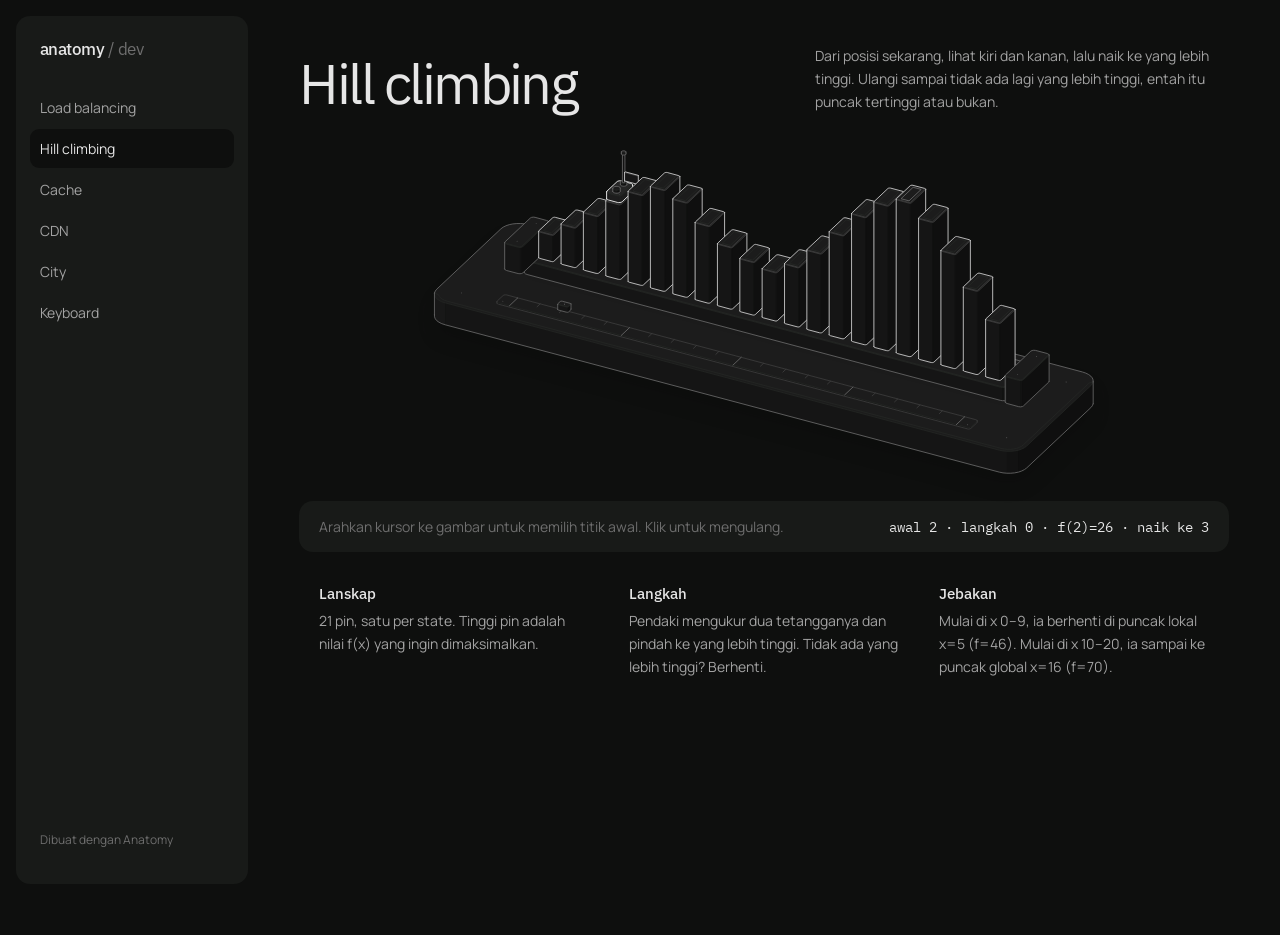
<file: hill-climbing/hill-climbing.html>
<!doctype html><html lang="en"><head><meta charset="utf-8"><meta name="viewport" content="width=device-width, initial-scale=1"><title>Hill Climbing</title><style>
.iso{
  --anatomy-page:#0b0b0b;--anatomy-card:#131313;--anatomy-text:#a3a3a3;--anatomy-strong:#e6e6e6;--anatomy-muted:#6e6e6e;
  --anatomy-paper:#131313;--anatomy-face:#1b1b1b;--anatomy-top:#1c1c1c;
  --anatomy-shade-0:#0f0f0f;--anatomy-shade-1:#121212;--anatomy-shade-2:#151515;--anatomy-shade-3:#181818;
  --anatomy-lit-top:#262626;--anatomy-lit-shade:#1d1d1d;
  --anatomy-hi:#d4d4d4;--anatomy-mid:#6a6a6a;--anatomy-lo:#3e3e3e;--anatomy-faint:#2a2a2a;--anatomy-lit:#ffffff;
  --anatomy-halo:#050505;--anatomy-halo-opacity:.9;--anatomy-dot:#e6e6e6;
  --anatomy-red:#ff6b6b;--anatomy-green:#6be0a0;--anatomy-blue:#6b9bff;
  --anatomy-weight:.6px;--anatomy-ease:cubic-bezier(.32,.72,0,1);
  --anatomy-mono:ui-monospace,"SF Mono",Menlo,Consolas,monospace;
  --anatomy-lift:inset 0 1px 0 0 #ffffff0a,inset 0 0 0 1px #ffffff06,0 0 0 1px #00000026,0 1px 1px -.5px #00000014,0 3px 3px -1.5px #00000014,0 6px 6px -3px #00000014,0 12px 12px -6px #00000014;
}
.iso[data-theme="light"]{
  --anatomy-page:#f2f2ef;--anatomy-card:#fbfbfa;--anatomy-text:#57575a;--anatomy-strong:#18181a;--anatomy-muted:#8c8c90;
  --anatomy-paper:#fbfbfa;--anatomy-face:#ffffff;--anatomy-top:#ffffff;
  --anatomy-shade-0:#dcdcd9;--anatomy-shade-1:#e5e5e2;--anatomy-shade-2:#ededea;--anatomy-shade-3:#f4f4f1;
  --anatomy-lit-top:#ffffff;--anatomy-lit-shade:#eeeeeb;
  --anatomy-hi:#26262a;--anatomy-mid:#8a8a8f;--anatomy-lo:#b4b4b8;--anatomy-faint:#d4d4d6;--anatomy-lit:#000000;
  --anatomy-halo:#8a8a80;--anatomy-halo-opacity:.32;--anatomy-dot:#3a3a3e;
  --anatomy-red:#e5484d;--anatomy-green:#30a46c;--anatomy-blue:#3e63dd;
  --anatomy-lift:inset 0 1px 0 0 #ffffff,0 0 0 1px #0000000f,0 1px 1px -.5px #0000000a,0 3px 3px -1.5px #0000000a,0 6px 6px -3px #0000000a,0 12px 12px -6px #0000000a;
}
.iso-svg{display:block;width:100%;height:auto;overflow:visible}
.iso-svg path,.iso-svg circle{vector-effect:non-scaling-stroke}
.iso-fill{fill:var(--anatomy-paper);stroke:none}
.iso-solid[data-lit]>.iso-fill{fill:var(--anatomy-face)}
.iso-shade,.iso-top{stroke:none}
.iso-shade[data-shade="0"]{fill:var(--anatomy-shade-0)}
.iso-shade[data-shade="1"]{fill:var(--anatomy-shade-1)}
.iso-shade[data-shade="2"]{fill:var(--anatomy-shade-2)}
.iso-shade[data-shade="3"]{fill:var(--anatomy-shade-3)}
.iso-top{fill:var(--anatomy-top)}
.iso-solid[data-lit]>.iso-top{fill:var(--anatomy-lit-top)}
.iso-solid[data-lit]>.iso-shade{fill:var(--anatomy-lit-shade)}
.iso-solid[data-seamless]>.iso-shade,.iso-solid[data-seamless]>.iso-top{stroke-width:.4;stroke-linejoin:round}
.iso-solid[data-seamless]>.iso-shade[data-shade="0"]{stroke:var(--anatomy-shade-0)}
.iso-solid[data-seamless]>.iso-shade[data-shade="1"]{stroke:var(--anatomy-shade-1)}
.iso-solid[data-seamless]>.iso-shade[data-shade="2"]{stroke:var(--anatomy-shade-2)}
.iso-solid[data-seamless]>.iso-shade[data-shade="3"]{stroke:var(--anatomy-shade-3)}
.iso-solid[data-seamless]>.iso-top{stroke:var(--anatomy-top)}
.iso-solid[data-seamless][data-lit]>.iso-top{stroke:var(--anatomy-lit-top)}
.iso-solid[data-seamless][data-lit]>.iso-shade{stroke:var(--anatomy-lit-shade)}
.iso-solid[data-lit]>.iso-edge{stroke:var(--anatomy-lit)}
.iso-halo{fill:var(--anatomy-halo);stroke:none;filter:blur(9px);opacity:var(--anatomy-halo-opacity);transform:translateY(3px)}
.iso-line{fill:none;stroke:var(--anatomy-lo);stroke-width:var(--anatomy-weight);stroke-linecap:round;stroke-linejoin:round}
.iso-line[data-tone="hi"]{stroke:var(--anatomy-hi)}
.iso-line[data-tone="mid"]{stroke:var(--anatomy-mid)}
.iso-line[data-tone="lo"]{stroke:var(--anatomy-lo)}
.iso-line[data-tone="faint"]{stroke:var(--anatomy-faint)}
.iso-line[data-tone="lit"]{stroke:var(--anatomy-lit)}
.iso-line[data-tone="red"]{stroke:var(--anatomy-red)}
.iso-line[data-tone="green"]{stroke:var(--anatomy-green)}
.iso-line[data-tone="blue"]{stroke:var(--anatomy-blue)}
.iso-line[data-dotted]{stroke-dasharray:.01 3.5;stroke-width:1}
.iso-line[data-dashed]{stroke-dasharray:3 3}
.iso-line[data-flow]{stroke-dasharray:2 6}
.iso-wire-end{fill:var(--anatomy-paper);stroke:var(--anatomy-lo);stroke-width:var(--anatomy-weight)}
.iso-wire[data-tone="hi"] .iso-wire-end{stroke:var(--anatomy-hi)}
.iso-wire[data-tone="mid"] .iso-wire-end{stroke:var(--anatomy-mid)}
.iso-wire[data-tone="faint"] .iso-wire-end{stroke:var(--anatomy-faint)}
.iso-wire[data-tone="lit"] .iso-wire-end{stroke:var(--anatomy-lit)}
.iso-dots circle{fill:var(--anatomy-dot);stroke:none;opacity:.32}
.iso-dots[data-tone="hi"] circle{opacity:.85}
.iso-dots[data-tone="mid"] circle{opacity:.45}
.iso-dots[data-tone="lo"] circle{opacity:.22}
.iso-dots[data-tone="faint"] circle{opacity:.12}
.iso-face-text{fill:var(--anatomy-mid);font-family:var(--anatomy-mono);letter-spacing:.04em}
.iso-face-text[data-tone="hi"]{fill:var(--anatomy-hi)}
.iso-face-text[data-tone="lo"]{fill:var(--anatomy-lo)}
.iso-face-text[data-tone="faint"]{fill:var(--anatomy-faint)}
.tb-body{fill:var(--anatomy-shade-2);stroke:none}
.tb-shine{fill:var(--anatomy-top);stroke:none}
.tb-shade{fill:var(--anatomy-shade-0);stroke:none}
.tb-ring{fill:none;stroke:var(--anatomy-lo);stroke-width:.45;stroke-linecap:butt;stroke-linejoin:round}
.tb-ring[data-tone="mid"]{stroke:var(--anatomy-mid)}
.tb-ring[data-tone="faint"]{stroke:var(--anatomy-faint)}
.tb-ring[data-tone="hi"]{stroke:var(--anatomy-hi)}
@keyframes iso-flow{to{stroke-dashoffset:-32}}
@keyframes iso-pulse{0%,100%{opacity:.18}12%{opacity:1}40%{opacity:.18}}
.iso-line[data-flow]{animation:iso-flow 1600ms linear infinite}
.iso-dots circle[data-pulse]{animation:iso-pulse 1600ms steps(1,end) infinite;animation-delay:var(--pulse-at,0ms)}
.iso-figure{margin:32px 0 36px}
.iso-plate{position:relative;padding:52px 24px;border-radius:0;background:var(--anatomy-card);box-shadow:0 0 0 1px var(--anatomy-mid);--anatomy-paper:var(--anatomy-card)}
.iso-plate-corners{position:absolute;inset:18px 20px;pointer-events:none}
.iso-plate-corner{position:absolute;color:var(--anatomy-muted);font-family:var(--anatomy-mono);font-size:10.5px;line-height:1;letter-spacing:.04em;white-space:nowrap}
.iso-plate-corner[data-corner="fig"]{top:0;left:0;color:var(--anatomy-text)}
.iso-plate-corner[data-corner="title"]{top:0;right:0;text-transform:uppercase;letter-spacing:.1em}
.iso-plate-corner[data-corner="hint"]{bottom:0;left:0;text-transform:uppercase;letter-spacing:.1em}
.iso-plate-corner[data-corner="readout"]{right:0;bottom:0;color:var(--anatomy-text);font-variant-numeric:tabular-nums}
.iso-plate .iso-svg{margin:0 auto}
.iso-legend{display:grid;gap:8px;margin-top:12px;color:var(--anatomy-muted);font-size:13px;line-height:1.55}
.iso-keys{display:flex;flex-wrap:wrap;gap:6px 18px}
.iso-key{display:inline-flex;align-items:center;gap:7px}
.iso-swatch{width:16px;height:10px;flex:none;overflow:visible}
.iso-swatch path{fill:none;stroke:var(--anatomy-hi);stroke-width:1;vector-effect:non-scaling-stroke;stroke-linejoin:round;stroke-linecap:round}
.iso-swatch[data-mark="raised"] path,.iso-swatch[data-mark="flat"] path{stroke:var(--anatomy-mid)}
.iso-swatch[data-mark="lit"] path{stroke:var(--anatomy-lit)}
.iso-swatch[data-mark="dim"] path{stroke:var(--anatomy-lo)}
.iso-swatch[data-mark="dotted"] path{stroke-dasharray:.01 3;stroke-width:1.4}
.iso-swatch[data-mark="dashed"] path{stroke-dasharray:3 2.5}
.iso-swatch[data-mark="red"] path{stroke:var(--anatomy-red)}
.iso-swatch[data-mark="green"] path{stroke:var(--anatomy-green)}
.iso-swatch[data-mark="blue"] path{stroke:var(--anatomy-blue)}
.iso-swatch-crease{stroke:var(--anatomy-lo)!important}
@media (max-width:560px){.iso-plate{padding:48px 12px 70px}.iso-plate-corner[data-corner="hint"]{bottom:18px}}
@media (prefers-reduced-motion:reduce){.iso-line[data-flow],.iso-dots circle[data-pulse]{animation:none}}

*{box-sizing:border-box}
html{color-scheme:dark}
body[data-theme="light"]{color-scheme:light}
body{margin:0;background:var(--anatomy-page);color:var(--anatomy-text);font:14px/1.6 ui-sans-serif,system-ui,-apple-system,"Segoe UI",sans-serif;-webkit-font-smoothing:antialiased}
.iso-page{width:min(1200px,100% - 32px);margin:64px auto 96px}
</style></head><body class="iso" data-theme="dark"><main class="iso-page"><style>
@import url('https://fonts.googleapis.com/css2?family=IBM+Plex+Sans:wght@400;500&family=IBM+Plex+Mono:wght@400&family=Manrope:wght@400;500;600&display=swap');
:root{--heading:'IBM Plex Sans',sans-serif;--body:'Manrope',sans-serif;--mono:'IBM Plex Mono',ui-monospace,monospace;--accent:#b85b39;--gutter:clamp(16px,4vw,56px);--radius:14px}
body.iso{font:400 14px/1.65 var(--body)}
.iso[data-theme="light"]{--anatomy-page:#fff;--anatomy-strong:#1d1f1c;--anatomy-text:#555a54;--anatomy-muted:#868b84;--anatomy-card:#fff;--anatomy-paper:#fff;--anatomy-top:#fff;--anatomy-mid:#879181;--anatomy-hi:#3f4a3b;--anatomy-lo:#b5bdb0;--anatomy-faint:#e7e9e4;--surface:#f4f5f2}
.iso[data-theme="dark"]{--anatomy-page:#0e0f0e;--anatomy-card:#0e0f0e;--anatomy-paper:#0e0f0e;--anatomy-faint:#242624;--surface:#181a18}
.iso-page{width:100%;margin:0;padding:16px var(--gutter) var(--gutter) 16px;display:grid;grid-template-columns:232px minmax(0,1fr);column-gap:var(--gutter);align-content:start}
.iso-page>*{grid-column:2;min-width:0}
.site-header{grid-column:1;grid-row:1/span 20;align-self:start;position:sticky;top:16px;height:calc(100vh - 32px);display:flex;flex-direction:column;gap:28px;padding:22px 14px;border-radius:var(--radius);background:var(--surface)}
.brand{padding:0 10px;color:var(--anatomy-strong);text-decoration:none;font:500 17px var(--heading);letter-spacing:-.03em;white-space:nowrap}
.brand span{font-weight:400;color:var(--anatomy-muted)}
.iso-nav{display:flex;flex-direction:column;gap:2px}
.nav-title{margin:0 0 6px;padding:0 10px;font-size:12px;color:var(--anatomy-muted)}
.iso-nav a{display:block;padding:8px 10px;border-radius:9px;color:var(--anatomy-text);font-size:14px;text-decoration:none}
.iso-nav a:hover{color:var(--anatomy-strong)}
.iso-nav a[aria-current="page"]{background:var(--anatomy-page);color:var(--anatomy-strong)}
.side-foot{margin-top:auto;padding:0 10px;font-size:12px;color:var(--anatomy-muted)}.side-foot a{text-decoration:none}.side-foot a:hover{color:var(--anatomy-strong)}
.page-intro{display:grid;grid-template-columns:minmax(0,1fr) minmax(0,1fr);gap:40px;align-items:end;padding:28px 0 8px}
.iso-page h1{margin:0;color:var(--anatomy-strong);font:400 clamp(34px,4.4vw,56px)/1.05 var(--heading);letter-spacing:-.045em}
.intro-copy{margin:0;max-width:46ch;justify-self:end;color:var(--anatomy-text)}
.iso{--anatomy-weight:.85px}.iso-halo{filter:blur(10px);opacity:.16}
.site-footer{height:24px}
a{color:inherit}button,select,input{font:inherit}button,a,select,input{touch-action:manipulation}
:focus-visible{outline:2px solid var(--accent);outline-offset:4px}
@media(max-width:900px){.iso-page{display:block;padding:12px var(--gutter) var(--gutter)}.site-header{position:static;height:auto;flex-direction:row;align-items:center;justify-content:space-between;gap:12px;padding:8px 8px 8px 4px}.iso-nav{flex-direction:row}.nav-title,.side-foot{display:none}.iso-nav a{padding:7px 10px;font-size:13px}}
@media(max-width:480px){.site-header{flex-wrap:wrap;row-gap:8px}.iso-nav{flex-wrap:wrap}.iso-nav a{font-size:12px;padding:7px 8px}}
@media(max-width:760px){.page-intro{grid-template-columns:1fr;gap:14px;padding-top:28px}.intro-copy{justify-self:start}}

.hc-stage{margin:8px 0 0;outline:none;cursor:crosshair}
.hc-stage .iso-svg{width:100%;max-height:74vh;margin:0 auto}
.hc-bar{display:flex;justify-content:space-between;align-items:baseline;gap:24px;padding:14px 20px;border-radius:var(--radius);background:var(--surface);font-size:14px}
.hc-hint{color:var(--anatomy-muted)}
.hc-readout{font:400 14px var(--mono);color:var(--anatomy-strong);font-variant-numeric:tabular-nums;text-align:right}
.hc-notes{display:grid;grid-template-columns:repeat(3,minmax(0,1fr));gap:40px;padding:32px 20px 0}
.hc-notes h2{margin:0 0 6px;font:500 15px var(--heading);color:var(--anatomy-strong)}
.hc-notes p{margin:0;font-size:14px}
@media(max-width:760px){.hc-stage{overflow:hidden}.hc-stage .iso-svg{width:150%;max-width:none;max-height:none;margin-left:-25%}.hc-bar{flex-direction:column;gap:4px}.hc-readout{text-align:left}.hc-notes{grid-template-columns:1fr;gap:22px}}
</style><header class="site-header"><a class="brand" href="/" aria-label="Anatomy Dev beranda">anatomy<span> / dev</span></a><nav class="iso-nav" aria-label="Pilih ilustrasi"><a href="/load-balancer/dark">Load balancing</a><a href="/dark" aria-current="page">Hill climbing</a><a href="/cache">Cache</a><a href="/cdn">CDN</a><a href="/city">City</a><a href="/keyboard">Keyboard</a></nav><p class="side-foot"><a href="https://github.com/wheresryan22/anatomy" target="_blank" rel="noreferrer">Dibuat dengan Anatomy</a></p></header><section class="page-intro"><h1>Hill climbing</h1><p class="intro-copy">Dari posisi sekarang, lihat kiri dan kanan, lalu naik ke yang lebih tinggi. Ulangi sampai tidak ada lagi yang lebih tinggi, entah itu puncak tertinggi atau bukan.</p></section>
<section aria-label="Ilustrasi hill climbing">
<div class="iso-stage hc-stage" tabindex="0" role="slider" aria-label="Hill climbing: panah kiri/kanan memilih titik awal, Enter mengulang" aria-valuemin="0" aria-valuemax="20" aria-valuenow="2"><svg xmlns="http://www.w3.org/2000/svg" class="iso-svg" viewBox="0 0 1000 400" role="img" aria-label="An instrument that runs hill climbing. Twenty-one gauge pins stand in a row on a bed; each pin's height is the value of one state. A small climber stands on one pin, feels the two neighbouring pins with two feelers and hops to the taller one while it is taller than its own. When no neighbour is taller it stops and raises a flag. Started left of the valley it stops on the lower hill, a local maximum; started right of it, it reaches the tallest pin."><path class="iso-halo" d="M145.7 188.2L146.6 186.1L148.2 184.1L217.2 119.2L219.6 117.4L222.6 115.9L226.1 114.7L230.1 113.9L234.3 113.5L238.5 113.5L242.7 113.9L246.7 114.7L842.8 273.2L846.4 274.4L849.4 275.9L851.8 277.6L853.4 279.6L854.2 281.7L854.3 283.8L854.3 307.4L853.4 309.5L851.8 311.5L782.8 376.4L780.4 378.2L777.4 379.7L773.9 380.9L769.9 381.7L765.7 382.1L761.5 382.1L757.3 381.7L753.3 380.9L157.2 222.4L153.6 221.2L150.6 219.7L148.2 217.9L146.6 216L145.8 213.9L145.7 211.7Z"/><g class="iso-solid"><path class="iso-fill" d="M230.9 165.8L231.6 163.7L233.1 161.7L235.5 160L238.7 158.5L242.4 157.5L246.5 156.8L250.7 156.7L254.9 157L258.9 157.8L262.4 159L265.3 160.6L267.4 162.4L268.7 164.5L269 166.6L269 170.4L268.3 172.5L266.8 174.4L264.4 176.2L261.2 177.7L257.5 178.7L253.4 179.3L249.2 179.5L245 179.2L241 178.4L237.5 177.2L234.6 175.6L232.5 173.8L231.2 171.7L230.9 169.6Z"/><path class="iso-shade" data-shade="0" d="M266.8 174.4L264.4 176.2L264.4 172.4L266.8 170.7ZM264.4 176.2L261.2 177.7L261.2 173.9L264.4 172.4ZM269 170.4L268.3 172.5L268.3 168.7L269 166.6ZM268.3 172.5L266.8 174.4L266.8 170.7L268.3 168.7Z"/><path class="iso-shade" data-shade="1" d="M261.2 177.7L257.5 178.7L257.5 174.9L261.2 173.9ZM257.5 178.7L253.4 179.3L253.4 175.6L257.5 174.9ZM253.4 179.3L249.2 179.5L249.2 175.7L253.4 175.6Z"/><path class="iso-shade" data-shade="2" d="M249.2 179.5L245 179.2L245 175.4L249.2 175.7ZM245 179.2L241 178.4L241 174.6L245 175.4Z"/><path class="iso-shade" data-shade="3" d="M241 178.4L237.5 177.2L237.5 173.4L241 174.6ZM237.5 177.2L234.6 175.6L234.6 171.8L237.5 173.4ZM234.6 175.6L232.5 173.8L232.5 170L234.6 171.8ZM232.5 173.8L231.2 171.7L231.2 168L232.5 170ZM231.2 171.7L230.9 169.6L230.9 165.8L231.2 168Z"/><path class="iso-top" d="M266.8 170.7L264.4 172.4L261.2 173.9L257.5 174.9L253.4 175.6L249.2 175.7L245 175.4L241 174.6L237.5 173.4L234.6 171.8L232.5 170L231.2 168L230.9 165.8L231.6 163.7L233.1 161.7L235.5 160L238.7 158.5L242.4 157.5L246.5 156.8L250.7 156.7L254.9 157L258.9 157.8L262.4 159L265.3 160.6L267.4 162.4L268.7 164.5L269 166.6L268.3 168.7Z"/><path class="iso-line iso-crease" data-tone="faint" d="M269 166.6L268.3 168.7L266.8 170.7L264.4 172.4L261.2 173.9L257.5 174.9L253.4 175.6L249.2 175.7L245 175.4L241 174.6L237.5 173.4L234.6 171.8L232.5 170L231.2 168L230.9 165.8"/><path class="iso-line iso-edge" data-tone="lo" d="M230.9 165.8L231.6 163.7L233.1 161.7L235.5 160L238.7 158.5L242.4 157.5L246.5 156.8L250.7 156.7L254.9 157L258.9 157.8L262.4 159L265.3 160.6L267.4 162.4L268.7 164.5L269 166.6M269 170.4L268.3 172.5L266.8 174.4L264.4 176.2L261.2 177.7L257.5 178.7L253.4 179.3L249.2 179.5L245 179.2L241 178.4L237.5 177.2L234.6 175.6L232.5 173.8L231.2 171.7L230.9 169.6M230.9 165.8L230.9 169.6M269 166.6L269 170.4"/></g><g class="iso-solid"><path class="iso-fill" d="M235.3 157.9L235.8 156.3L237 154.7L238.8 153.4L241.2 152.3L244.1 151.4L247.3 151L250.5 150.8L253.8 151.1L256.9 151.7L259.6 152.6L261.8 153.8L263.4 155.3L264.4 156.8L264.6 158.5L264.6 166.5L264.1 168.1L262.9 169.7L261.1 171L258.6 172.1L255.8 172.9L252.6 173.4L249.4 173.5L246.1 173.3L243 172.7L240.3 171.8L238.1 170.6L236.5 169.1L235.5 167.6L235.3 165.9Z"/><path class="iso-shade" data-shade="0" d="M262.9 169.7L261.1 171L261.1 163L262.9 161.6ZM261.1 171L258.6 172.1L258.6 164.1L261.1 163ZM264.6 166.5L264.1 168.1L264.1 160.1L264.6 158.5ZM264.1 168.1L262.9 169.7L262.9 161.6L264.1 160.1Z"/><path class="iso-shade" data-shade="1" d="M258.6 172.1L255.8 172.9L255.8 164.9L258.6 164.1ZM255.8 172.9L252.6 173.4L252.6 165.4L255.8 164.9ZM252.6 173.4L249.4 173.5L249.4 165.5L252.6 165.4Z"/><path class="iso-shade" data-shade="2" d="M249.4 173.5L246.1 173.3L246.1 165.3L249.4 165.5ZM246.1 173.3L243 172.7L243 164.7L246.1 165.3Z"/><path class="iso-shade" data-shade="3" d="M243 172.7L240.3 171.8L240.3 163.7L243 164.7ZM240.3 171.8L238.1 170.6L238.1 162.5L240.3 163.7ZM238.1 170.6L236.5 169.1L236.5 161.1L238.1 162.5ZM236.5 169.1L235.5 167.6L235.5 159.5L236.5 161.1ZM235.5 167.6L235.3 165.9L235.3 157.9L235.5 159.5Z"/><path class="iso-top" d="M262.9 161.6L261.1 163L258.6 164.1L255.8 164.9L252.6 165.4L249.4 165.5L246.1 165.3L243 164.7L240.3 163.7L238.1 162.5L236.5 161.1L235.5 159.5L235.3 157.9L235.8 156.3L237 154.7L238.8 153.4L241.2 152.3L244.1 151.4L247.3 151L250.5 150.8L253.8 151.1L256.9 151.7L259.6 152.6L261.8 153.8L263.4 155.3L264.4 156.8L264.6 158.5L264.1 160.1Z"/><path class="iso-line iso-crease" data-tone="faint" d="M264.6 158.5L264.1 160.1L262.9 161.6L261.1 163L258.6 164.1L255.8 164.9L252.6 165.4L249.4 165.5L246.1 165.3L243 164.7L240.3 163.7L238.1 162.5L236.5 161.1L235.5 159.5L235.3 157.9"/><path class="iso-line iso-edge" data-tone="mid" d="M235.3 157.9L235.8 156.3L237 154.7L238.8 153.4L241.2 152.3L244.1 151.4L247.3 151L250.5 150.8L253.8 151.1L256.9 151.7L259.6 152.6L261.8 153.8L263.4 155.3L264.4 156.8L264.6 158.5M264.6 166.5L264.1 168.1L262.9 169.7L261.1 171L258.6 172.1L255.8 172.9L252.6 173.4L249.4 173.5L246.1 173.3L243 172.7L240.3 171.8L238.1 170.6L236.5 169.1L235.5 167.6L235.3 165.9M235.3 157.9L235.3 165.9M264.6 158.5L264.6 166.5"/></g><g class="iso-solid"><path class="iso-fill" d="M192.6 201.9L193.2 199.8L194.8 197.8L197.2 196L200.3 194.6L204 193.5L208.1 192.9L212.4 192.7L216.6 193.1L220.6 193.8L224.1 195.1L227 196.6L229.1 198.5L230.3 200.5L230.6 202.6L230.6 206.4L230 208.5L228.4 210.5L226 212.3L222.9 213.7L219.2 214.8L215.1 215.4L210.8 215.6L206.6 215.2L202.7 214.4L199.1 213.2L196.2 211.7L194.1 209.8L192.9 207.8L192.6 205.7Z"/><path class="iso-shade" data-shade="0" d="M228.4 210.5L226 212.3L226 208.5L228.4 206.7ZM226 212.3L222.9 213.7L222.9 209.9L226 208.5ZM230.6 206.4L230 208.5L230 204.7L230.6 202.6ZM230 208.5L228.4 210.5L228.4 206.7L230 204.7Z"/><path class="iso-shade" data-shade="1" d="M222.9 213.7L219.2 214.8L219.2 211L222.9 209.9ZM219.2 214.8L215.1 215.4L215.1 211.6L219.2 211ZM215.1 215.4L210.8 215.6L210.8 211.8L215.1 211.6Z"/><path class="iso-shade" data-shade="2" d="M210.8 215.6L206.6 215.2L206.6 211.5L210.8 211.8ZM206.6 215.2L202.7 214.4L202.7 210.7L206.6 211.5Z"/><path class="iso-shade" data-shade="3" d="M202.7 214.4L199.1 213.2L199.1 209.5L202.7 210.7ZM199.1 213.2L196.2 211.7L196.2 207.9L199.1 209.5ZM196.2 211.7L194.1 209.8L194.1 206L196.2 207.9ZM194.1 209.8L192.9 207.8L192.9 204L194.1 206ZM192.9 207.8L192.6 205.7L192.6 201.9L192.9 204Z"/><path class="iso-top" d="M228.4 206.7L226 208.5L222.9 209.9L219.2 211L215.1 211.6L210.8 211.8L206.6 211.5L202.7 210.7L199.1 209.5L196.2 207.9L194.1 206L192.9 204L192.6 201.9L193.2 199.8L194.8 197.8L197.2 196L200.3 194.6L204 193.5L208.1 192.9L212.4 192.7L216.6 193.1L220.6 193.8L224.1 195.1L227 196.6L229.1 198.5L230.3 200.5L230.6 202.6L230 204.7Z"/><path class="iso-line iso-crease" data-tone="faint" d="M230.6 202.6L230 204.7L228.4 206.7L226 208.5L222.9 209.9L219.2 211L215.1 211.6L210.8 211.8L206.6 211.5L202.7 210.7L199.1 209.5L196.2 207.9L194.1 206L192.9 204L192.6 201.9"/><path class="iso-line iso-edge" data-tone="lo" d="M192.6 201.9L193.2 199.8L194.8 197.8L197.2 196L200.3 194.6L204 193.5L208.1 192.9L212.4 192.7L216.6 193.1L220.6 193.8L224.1 195.1L227 196.6L229.1 198.5L230.3 200.5L230.6 202.6M230.6 206.4L230 208.5L228.4 210.5L226 212.3L222.9 213.7L219.2 214.8L215.1 215.4L210.8 215.6L206.6 215.2L202.7 214.4L199.1 213.2L196.2 211.7L194.1 209.8L192.9 207.8L192.6 205.7M192.6 201.9L192.6 205.7M230.6 202.6L230.6 206.4"/></g><g class="iso-solid"><path class="iso-fill" d="M196.9 194L197.4 192.3L198.6 190.8L200.5 189.4L202.9 188.3L205.8 187.5L208.9 187L212.2 186.9L215.4 187.1L218.5 187.8L221.2 188.7L223.5 189.9L225.1 191.3L226.1 192.9L226.3 194.5L226.3 202.6L225.8 204.2L224.6 205.7L222.7 207.1L220.3 208.2L217.5 209L214.3 209.5L211 209.6L207.8 209.4L204.7 208.8L202 207.8L199.8 206.6L198.1 205.2L197.2 203.6L196.9 202Z"/><path class="iso-shade" data-shade="0" d="M224.6 205.7L222.7 207.1L222.7 199.1L224.6 197.7ZM222.7 207.1L220.3 208.2L220.3 200.2L222.7 199.1ZM226.3 202.6L225.8 204.2L225.8 196.2L226.3 194.5ZM225.8 204.2L224.6 205.7L224.6 197.7L225.8 196.2Z"/><path class="iso-shade" data-shade="1" d="M220.3 208.2L217.5 209L217.5 201L220.3 200.2ZM217.5 209L214.3 209.5L214.3 201.5L217.5 201ZM214.3 209.5L211 209.6L211 201.6L214.3 201.5Z"/><path class="iso-shade" data-shade="2" d="M211 209.6L207.8 209.4L207.8 201.3L211 201.6ZM207.8 209.4L204.7 208.8L204.7 200.7L207.8 201.3Z"/><path class="iso-shade" data-shade="3" d="M204.7 208.8L202 207.8L202 199.8L204.7 200.7ZM202 207.8L199.8 206.6L199.8 198.6L202 199.8ZM199.8 206.6L198.1 205.2L198.1 197.2L199.8 198.6ZM198.1 205.2L197.2 203.6L197.2 195.6L198.1 197.2ZM197.2 203.6L196.9 202L196.9 194L197.2 195.6Z"/><path class="iso-top" d="M224.6 197.7L222.7 199.1L220.3 200.2L217.5 201L214.3 201.5L211 201.6L207.8 201.3L204.7 200.7L202 199.8L199.8 198.6L198.1 197.2L197.2 195.6L196.9 194L197.4 192.3L198.6 190.8L200.5 189.4L202.9 188.3L205.8 187.5L208.9 187L212.2 186.9L215.4 187.1L218.5 187.8L221.2 188.7L223.5 189.9L225.1 191.3L226.1 192.9L226.3 194.5L225.8 196.2Z"/><path class="iso-line iso-crease" data-tone="faint" d="M226.3 194.5L225.8 196.2L224.6 197.7L222.7 199.1L220.3 200.2L217.5 201L214.3 201.5L211 201.6L207.8 201.3L204.7 200.7L202 199.8L199.8 198.6L198.1 197.2L197.2 195.6L196.9 194"/><path class="iso-line iso-edge" data-tone="mid" d="M196.9 194L197.4 192.3L198.6 190.8L200.5 189.4L202.9 188.3L205.8 187.5L208.9 187L212.2 186.9L215.4 187.1L218.5 187.8L221.2 188.7L223.5 189.9L225.1 191.3L226.1 192.9L226.3 194.5M226.3 202.6L225.8 204.2L224.6 205.7L222.7 207.1L220.3 208.2L217.5 209L214.3 209.5L211 209.6L207.8 209.4L204.7 208.8L202 207.8L199.8 206.6L198.1 205.2L197.2 203.6L196.9 202M196.9 194L196.9 202M226.3 194.5L226.3 202.6"/></g><g class="iso-solid"><path class="iso-fill" d="M769.4 309L770 306.9L771.6 304.9L774 303.1L777.1 301.7L780.8 300.6L784.9 300L789.2 299.8L793.4 300.2L797.3 300.9L800.9 302.1L803.8 303.7L805.9 305.6L807.1 307.6L807.4 309.7L807.4 313.5L806.8 315.6L805.2 317.6L802.8 319.4L799.7 320.8L796 321.9L791.9 322.5L787.6 322.6L783.4 322.3L779.4 321.5L775.9 320.3L773 318.8L770.9 316.9L769.7 314.9L769.4 312.7Z"/><path class="iso-shade" data-shade="0" d="M805.2 317.6L802.8 319.4L802.8 315.6L805.2 313.8ZM802.8 319.4L799.7 320.8L799.7 317L802.8 315.6ZM807.4 313.5L806.8 315.6L806.8 311.8L807.4 309.7ZM806.8 315.6L805.2 317.6L805.2 313.8L806.8 311.8Z"/><path class="iso-shade" data-shade="1" d="M799.7 320.8L796 321.9L796 318.1L799.7 317ZM796 321.9L791.9 322.5L791.9 318.7L796 318.1ZM791.9 322.5L787.6 322.6L787.6 318.9L791.9 318.7Z"/><path class="iso-shade" data-shade="2" d="M787.6 322.6L783.4 322.3L783.4 318.5L787.6 318.9ZM783.4 322.3L779.4 321.5L779.4 317.8L783.4 318.5Z"/><path class="iso-shade" data-shade="3" d="M779.4 321.5L775.9 320.3L775.9 316.6L779.4 317.8ZM775.9 320.3L773 318.8L773 315L775.9 316.6ZM773 318.8L770.9 316.9L770.9 313.1L773 315ZM770.9 316.9L769.7 314.9L769.7 311.1L770.9 313.1ZM769.7 314.9L769.4 312.7L769.4 309L769.7 311.1Z"/><path class="iso-top" d="M805.2 313.8L802.8 315.6L799.7 317L796 318.1L791.9 318.7L787.6 318.9L783.4 318.5L779.4 317.8L775.9 316.6L773 315L770.9 313.1L769.7 311.1L769.4 309L770 306.9L771.6 304.9L774 303.1L777.1 301.7L780.8 300.6L784.9 300L789.2 299.8L793.4 300.2L797.3 300.9L800.9 302.1L803.8 303.7L805.9 305.6L807.1 307.6L807.4 309.7L806.8 311.8Z"/><path class="iso-line iso-crease" data-tone="faint" d="M807.4 309.7L806.8 311.8L805.2 313.8L802.8 315.6L799.7 317L796 318.1L791.9 318.7L787.6 318.9L783.4 318.5L779.4 317.8L775.9 316.6L773 315L770.9 313.1L769.7 311.1L769.4 309"/><path class="iso-line iso-edge" data-tone="lo" d="M769.4 309L770 306.9L771.6 304.9L774 303.1L777.1 301.7L780.8 300.6L784.9 300L789.2 299.8L793.4 300.2L797.3 300.9L800.9 302.1L803.8 303.7L805.9 305.6L807.1 307.6L807.4 309.7M807.4 313.5L806.8 315.6L805.2 317.6L802.8 319.4L799.7 320.8L796 321.9L791.9 322.5L787.6 322.6L783.4 322.3L779.4 321.5L775.9 320.3L773 318.8L770.9 316.9L769.7 314.9L769.4 312.7M769.4 309L769.4 312.7M807.4 309.7L807.4 313.5"/></g><g class="iso-solid"><path class="iso-fill" d="M773.7 301L774.2 299.4L775.4 297.9L777.3 296.5L779.7 295.4L782.5 294.6L785.7 294.1L789 294L792.2 294.2L795.3 294.8L798 295.8L800.2 297L801.9 298.4L802.8 300L803.1 301.6L803.1 309.6L802.6 311.3L801.4 312.8L799.5 314.2L797.1 315.3L794.2 316.1L791.1 316.6L787.8 316.7L784.6 316.4L781.5 315.8L778.8 314.9L776.5 313.7L774.9 312.3L773.9 310.7L773.7 309.1Z"/><path class="iso-shade" data-shade="0" d="M801.4 312.8L799.5 314.2L799.5 306.1L801.4 304.8ZM799.5 314.2L797.1 315.3L797.1 307.3L799.5 306.1ZM803.1 309.6L802.6 311.3L802.6 303.3L803.1 301.6ZM802.6 311.3L801.4 312.8L801.4 304.8L802.6 303.3Z"/><path class="iso-shade" data-shade="1" d="M797.1 315.3L794.2 316.1L794.2 308.1L797.1 307.3ZM794.2 316.1L791.1 316.6L791.1 308.6L794.2 308.1ZM791.1 316.6L787.8 316.7L787.8 308.7L791.1 308.6Z"/><path class="iso-shade" data-shade="2" d="M787.8 316.7L784.6 316.4L784.6 308.4L787.8 308.7ZM784.6 316.4L781.5 315.8L781.5 307.8L784.6 308.4Z"/><path class="iso-shade" data-shade="3" d="M781.5 315.8L778.8 314.9L778.8 306.9L781.5 307.8ZM778.8 314.9L776.5 313.7L776.5 305.7L778.8 306.9ZM776.5 313.7L774.9 312.3L774.9 304.3L776.5 305.7ZM774.9 312.3L773.9 310.7L773.9 302.7L774.9 304.3ZM773.9 310.7L773.7 309.1L773.7 301L773.9 302.7Z"/><path class="iso-top" d="M801.4 304.8L799.5 306.1L797.1 307.3L794.2 308.1L791.1 308.6L787.8 308.7L784.6 308.4L781.5 307.8L778.8 306.9L776.5 305.7L774.9 304.3L773.9 302.7L773.7 301L774.2 299.4L775.4 297.9L777.3 296.5L779.7 295.4L782.5 294.6L785.7 294.1L789 294L792.2 294.2L795.3 294.8L798 295.8L800.2 297L801.9 298.4L802.8 300L803.1 301.6L802.6 303.3Z"/><path class="iso-line iso-crease" data-tone="faint" d="M803.1 301.6L802.6 303.3L801.4 304.8L799.5 306.1L797.1 307.3L794.2 308.1L791.1 308.6L787.8 308.7L784.6 308.4L781.5 307.8L778.8 306.9L776.5 305.7L774.9 304.3L773.9 302.7L773.7 301"/><path class="iso-line iso-edge" data-tone="mid" d="M773.7 301L774.2 299.4L775.4 297.9L777.3 296.5L779.7 295.4L782.5 294.6L785.7 294.1L789 294L792.2 294.2L795.3 294.8L798 295.8L800.2 297L801.9 298.4L802.8 300L803.1 301.6M803.1 309.6L802.6 311.3L801.4 312.8L799.5 314.2L797.1 315.3L794.2 316.1L791.1 316.6L787.8 316.7L784.6 316.4L781.5 315.8L778.8 314.9L776.5 313.7L774.9 312.3L773.9 310.7L773.7 309.1M773.7 301L773.7 309.1M803.1 301.6L803.1 309.6"/></g><g class="iso-solid"><path class="iso-fill" d="M731 345L731.7 342.9L733.2 340.9L735.6 339.2L738.8 337.7L742.5 336.7L746.6 336L750.8 335.9L755 336.2L759 337L762.5 338.2L765.4 339.8L767.5 341.6L768.8 343.7L769.1 345.8L769.1 349.6L768.4 351.7L766.9 353.7L764.5 355.4L761.3 356.9L757.6 357.9L753.5 358.5L749.3 358.7L745.1 358.4L741.1 357.6L737.6 356.4L734.7 354.8L732.6 353L731.3 350.9L731 348.8Z"/><path class="iso-shade" data-shade="0" d="M766.9 353.7L764.5 355.4L764.5 351.6L766.9 349.9ZM764.5 355.4L761.3 356.9L761.3 353.1L764.5 351.6ZM769.1 349.6L768.4 351.7L768.4 347.9L769.1 345.8ZM768.4 351.7L766.9 353.7L766.9 349.9L768.4 347.9Z"/><path class="iso-shade" data-shade="1" d="M761.3 356.9L757.6 357.9L757.6 354.2L761.3 353.1ZM757.6 357.9L753.5 358.5L753.5 354.8L757.6 354.2ZM753.5 358.5L749.3 358.7L749.3 354.9L753.5 354.8Z"/><path class="iso-shade" data-shade="2" d="M749.3 358.7L745.1 358.4L745.1 354.6L749.3 354.9ZM745.1 358.4L741.1 357.6L741.1 353.8L745.1 354.6Z"/><path class="iso-shade" data-shade="3" d="M741.1 357.6L737.6 356.4L737.6 352.6L741.1 353.8ZM737.6 356.4L734.7 354.8L734.7 351L737.6 352.6ZM734.7 354.8L732.6 353L732.6 349.2L734.7 351ZM732.6 353L731.3 350.9L731.3 347.2L732.6 349.2ZM731.3 350.9L731 348.8L731 345L731.3 347.2Z"/><path class="iso-top" d="M766.9 349.9L764.5 351.6L761.3 353.1L757.6 354.2L753.5 354.8L749.3 354.9L745.1 354.6L741.1 353.8L737.6 352.6L734.7 351L732.6 349.2L731.3 347.2L731 345L731.7 342.9L733.2 340.9L735.6 339.2L738.8 337.7L742.5 336.7L746.6 336L750.8 335.9L755 336.2L759 337L762.5 338.2L765.4 339.8L767.5 341.6L768.8 343.7L769.1 345.8L768.4 347.9Z"/><path class="iso-line iso-crease" data-tone="faint" d="M769.1 345.8L768.4 347.9L766.9 349.9L764.5 351.6L761.3 353.1L757.6 354.2L753.5 354.8L749.3 354.9L745.1 354.6L741.1 353.8L737.6 352.6L734.7 351L732.6 349.2L731.3 347.2L731 345"/><path class="iso-line iso-edge" data-tone="lo" d="M731 345L731.7 342.9L733.2 340.9L735.6 339.2L738.8 337.7L742.5 336.7L746.6 336L750.8 335.9L755 336.2L759 337L762.5 338.2L765.4 339.8L767.5 341.6L768.8 343.7L769.1 345.8M769.1 349.6L768.4 351.7L766.9 353.7L764.5 355.4L761.3 356.9L757.6 357.9L753.5 358.5L749.3 358.7L745.1 358.4L741.1 357.6L737.6 356.4L734.7 354.8L732.6 353L731.3 350.9L731 348.8M731 345L731 348.8M769.1 345.8L769.1 349.6"/></g><g class="iso-solid"><path class="iso-fill" d="M735.4 337.1L735.9 335.5L737.1 333.9L738.9 332.6L741.4 331.5L744.2 330.6L747.4 330.2L750.6 330L753.9 330.3L757 330.9L759.7 331.8L761.9 333L763.5 334.5L764.5 336L764.7 337.7L764.7 345.7L764.2 347.3L763 348.9L761.2 350.2L758.8 351.3L755.9 352.2L752.7 352.6L749.5 352.8L746.2 352.5L743.1 351.9L740.4 351L738.2 349.8L736.6 348.3L735.6 346.8L735.4 345.1Z"/><path class="iso-shade" data-shade="0" d="M763 348.9L761.2 350.2L761.2 342.2L763 340.8ZM761.2 350.2L758.8 351.3L758.8 343.3L761.2 342.2ZM764.7 345.7L764.2 347.3L764.2 339.3L764.7 337.7ZM764.2 347.3L763 348.9L763 340.8L764.2 339.3Z"/><path class="iso-shade" data-shade="1" d="M758.8 351.3L755.9 352.2L755.9 344.1L758.8 343.3ZM755.9 352.2L752.7 352.6L752.7 344.6L755.9 344.1ZM752.7 352.6L749.5 352.8L749.5 344.7L752.7 344.6Z"/><path class="iso-shade" data-shade="2" d="M749.5 352.8L746.2 352.5L746.2 344.5L749.5 344.7ZM746.2 352.5L743.1 351.9L743.1 343.9L746.2 344.5Z"/><path class="iso-shade" data-shade="3" d="M743.1 351.9L740.4 351L740.4 343L743.1 343.9ZM740.4 351L738.2 349.8L738.2 341.7L740.4 343ZM738.2 349.8L736.6 348.3L736.6 340.3L738.2 341.7ZM736.6 348.3L735.6 346.8L735.6 338.7L736.6 340.3ZM735.6 346.8L735.4 345.1L735.4 337.1L735.6 338.7Z"/><path class="iso-top" d="M763 340.8L761.2 342.2L758.8 343.3L755.9 344.1L752.7 344.6L749.5 344.7L746.2 344.5L743.1 343.9L740.4 343L738.2 341.7L736.6 340.3L735.6 338.7L735.4 337.1L735.9 335.5L737.1 333.9L738.9 332.6L741.4 331.5L744.2 330.6L747.4 330.2L750.6 330L753.9 330.3L757 330.9L759.7 331.8L761.9 333L763.5 334.5L764.5 336L764.7 337.7L764.2 339.3Z"/><path class="iso-line iso-crease" data-tone="faint" d="M764.7 337.7L764.2 339.3L763 340.8L761.2 342.2L758.8 343.3L755.9 344.1L752.7 344.6L749.5 344.7L746.2 344.5L743.1 343.9L740.4 343L738.2 341.7L736.6 340.3L735.6 338.7L735.4 337.1"/><path class="iso-line iso-edge" data-tone="mid" d="M735.4 337.1L735.9 335.5L737.1 333.9L738.9 332.6L741.4 331.5L744.2 330.6L747.4 330.2L750.6 330L753.9 330.3L757 330.9L759.7 331.8L761.9 333L763.5 334.5L764.5 336L764.7 337.7M764.7 345.7L764.2 347.3L763 348.9L761.2 350.2L758.8 351.3L755.9 352.2L752.7 352.6L749.5 352.8L746.2 352.5L743.1 351.9L740.4 351L738.2 349.8L736.6 348.3L735.6 346.8L735.4 345.1M735.4 337.1L735.4 345.1M764.7 337.7L764.7 345.7"/></g><g class="iso-solid"><path class="iso-fill" d="M145.7 176.4L146.6 174.3L148.2 172.3L217.2 107.4L219.6 105.6L222.6 104.1L226.1 102.9L230.1 102.1L234.3 101.7L238.5 101.7L242.7 102.1L246.7 102.9L842.8 261.4L846.4 262.6L849.4 264.1L851.8 265.9L853.4 267.8L854.2 269.9L854.3 272L854.3 295.6L853.4 297.7L851.8 299.7L782.8 364.6L780.4 366.4L777.4 367.9L773.9 369.1L769.9 369.9L765.7 370.3L761.5 370.3L757.3 369.9L753.3 369.1L157.2 210.6L153.6 209.4L150.6 207.9L148.2 206.2L146.6 204.2L145.8 202.1L145.7 200Z"/><path class="iso-shade" data-shade="0" d="M854.3 295.6L853.4 297.7L853.4 274.1L854.3 272ZM853.4 297.7L851.8 299.7L851.8 276.1L853.4 274.1ZM851.8 299.7L782.8 364.6L782.8 341L851.8 276.1ZM782.8 364.6L780.4 366.4L780.4 342.8L782.8 341ZM780.4 366.4L777.4 367.9L777.4 344.3L780.4 342.8ZM777.4 367.9L773.9 369.1L773.9 345.5L777.4 344.3Z"/><path class="iso-shade" data-shade="1" d="M773.9 369.1L769.9 369.9L769.9 346.3L773.9 345.5ZM769.9 369.9L765.7 370.3L765.7 346.7L769.9 346.3ZM765.7 370.3L761.5 370.3L761.5 346.7L765.7 346.7Z"/><path class="iso-shade" data-shade="2" d="M761.5 370.3L757.3 369.9L757.3 346.3L761.5 346.7ZM757.3 369.9L753.3 369.1L753.3 345.5L757.3 346.3ZM753.3 369.1L157.2 210.6L157.2 187L753.3 345.5Z"/><path class="iso-shade" data-shade="3" d="M157.2 210.6L153.6 209.4L153.6 185.9L157.2 187ZM153.6 209.4L150.6 207.9L150.6 184.3L153.6 185.9ZM150.6 207.9L148.2 206.2L148.2 182.6L150.6 184.3ZM148.2 206.2L146.6 204.2L146.6 180.6L148.2 182.6ZM146.6 204.2L145.8 202.1L145.8 178.5L146.6 180.6ZM145.8 202.1L145.7 200L145.7 176.4L145.8 178.5Z"/><path class="iso-top" d="M842.8 261.4L846.4 262.6L849.4 264.1L851.8 265.9L853.4 267.8L854.2 269.9L854.3 272L853.4 274.1L851.8 276.1L782.8 341L780.4 342.8L777.4 344.3L773.9 345.5L769.9 346.3L765.7 346.7L761.5 346.7L757.3 346.3L753.3 345.5L157.2 187L153.6 185.9L150.6 184.3L148.2 182.6L146.6 180.6L145.8 178.5L145.7 176.4L146.6 174.3L148.2 172.3L217.2 107.4L219.6 105.6L222.6 104.1L226.1 102.9L230.1 102.1L234.3 101.7L238.5 101.7L242.7 102.1L246.7 102.9Z"/><path class="iso-line iso-crease" data-tone="faint" d="M854.3 272L853.4 274.1L851.8 276.1L782.8 341L780.4 342.8L777.4 344.3L773.9 345.5L769.9 346.3L765.7 346.7L761.5 346.7L757.3 346.3L753.3 345.5L157.2 187L153.6 185.9L150.6 184.3L148.2 182.6L146.6 180.6L145.8 178.5L145.7 176.4"/><path class="iso-line iso-bevel" data-tone="faint" d="M854.3 272L849.3 273.5L847.9 275.2L779 339.9L777.1 341.4L774.6 342.6L771.8 343.6L768.7 344.2L765.3 344.6L761.9 344.6L758.5 344.2L755.2 343.6L159.4 185.2L156.4 184.2L154 183L152.1 181.5L150.8 180L150.1 178.3L145.7 176.4"/><path class="iso-line iso-edge" data-tone="mid" d="M145.7 176.4L146.6 174.3L148.2 172.3L217.2 107.4L219.6 105.6L222.6 104.1L226.1 102.9L230.1 102.1L234.3 101.7L238.5 101.7L242.7 102.1L246.7 102.9L842.8 261.4L846.4 262.6L849.4 264.1L851.8 265.9L853.4 267.8L854.2 269.9L854.3 272M854.3 295.6L853.4 297.7L851.8 299.7L782.8 364.6L780.4 366.4L777.4 367.9L773.9 369.1L769.9 369.9L765.7 370.3L761.5 370.3L757.3 369.9L753.3 369.1L157.2 210.6L153.6 209.4L150.6 207.9L148.2 206.2L146.6 204.2L145.8 202.1L145.7 200M854.3 272L854.3 295.6M145.7 176.4L145.7 200"/></g><g class="iso-dots" data-tone="mid"><circle cx="238.7" cy="116.2" r="0.5"/><circle cx="825.2" cy="272.1" r="0.5"/><circle cx="174.8" cy="176.3" r="0.5"/><circle cx="761.3" cy="332.2" r="0.5"/></g><g class="iso-solid"><path class="iso-fill" d="M212.9 185.8L213.2 185.1L219.6 179.1L220.6 178.6L221.9 178.4L223.3 178.5L728.1 312.7L729.1 313.2L729.6 313.9L729.6 315.3L729.2 316L722.8 322L721.9 322.5L720.5 322.7L719.2 322.6L214.4 188.4L213.3 187.9L212.9 187.2Z"/><path class="iso-shade" data-shade="0" d="M729.6 315.3L729.2 316L729.2 314.6L729.6 313.9ZM729.2 316L722.8 322L722.8 320.6L729.2 314.6ZM722.8 322L721.9 322.5L721.9 321.1L722.8 320.6Z"/><path class="iso-shade" data-shade="1" d="M721.9 322.5L720.5 322.7L720.5 321.3L721.9 321.1Z"/><path class="iso-shade" data-shade="2" d="M720.5 322.7L719.2 322.6L719.2 321.1L720.5 321.3ZM719.2 322.6L214.4 188.4L214.4 186.9L719.2 321.1Z"/><path class="iso-shade" data-shade="3" d="M214.4 188.4L213.3 187.9L213.3 186.5L214.4 186.9ZM213.3 187.9L212.9 187.2L212.9 185.8L213.3 186.5Z"/><path class="iso-top" d="M728.1 312.7L729.1 313.2L729.6 313.9L729.2 314.6L722.8 320.6L721.9 321.1L720.5 321.3L719.2 321.1L214.4 186.9L213.3 186.5L212.9 185.8L213.2 185.1L219.6 179.1L220.6 178.6L221.9 178.4L223.3 178.5Z"/><path class="iso-line iso-crease" data-tone="faint" d="M729.6 313.9L729.2 314.6L722.8 320.6L721.9 321.1L720.5 321.3L719.2 321.1L214.4 186.9L213.3 186.5L212.9 185.8"/><path class="iso-line iso-edge" data-tone="lo" d="M212.9 185.8L213.2 185.1L219.6 179.1L220.6 178.6L221.9 178.4L223.3 178.5L728.1 312.7L729.1 313.2L729.6 313.9M729.6 315.3L729.2 316L722.8 322L721.9 322.5L720.5 322.7L719.2 322.6L214.4 188.4L213.3 187.9L212.9 187.2M729.6 313.9L729.6 315.3M212.9 185.8L212.9 187.2"/></g><path class="iso-line" data-tone="lo" d="M259.4 188.1L256.1 191.2M283.4 194.5L280.1 197.6M307.5 200.9L304.1 204M331.5 207.3L328.2 210.4M379.6 220.1L376.2 223.2M403.6 226.5L400.3 229.6M427.6 232.9L424.3 236M451.7 239.2L448.4 242.4M499.8 252L496.4 255.1M523.8 258.4L520.5 261.5M547.8 264.8L544.5 267.9M571.9 271.2L568.5 274.3M619.9 284L616.6 287.1M644 290.4L640.7 293.5M668 296.8L664.7 299.9M692.1 303.1L688.7 306.3"/><path class="iso-line" data-tone="mid" d="M235.3 181.7L226.4 190.1M355.5 213.7L346.6 222.1M475.7 245.6L466.8 254M595.9 277.6L587 286M716.1 309.5L707.1 318"/><g class="iso-dots" data-tone="mid"><circle cx="219.3" cy="185.2" r="0.45"/><circle cx="719.3" cy="318.1" r="0.45"/></g><path class="iso-halo" d="M247.8 153.8L270.8 132.2L780.4 267.7L780.4 267.9L757.4 289.5L247.8 154.1Z" style="filter:blur(3px)"/><g class="iso-solid"><path class="iso-fill" d="M242.3 139.7L242.9 138.6L266 117L267.3 116.2L269.2 115.7L271.3 115.6L273.3 115.9L782.9 251.4L784.6 252L785.6 253L785.8 254L785.8 268.2L785.2 269.2L762.2 290.8L760.8 291.6L758.9 292.2L756.8 292.3L754.8 292L245.2 156.5L243.6 155.8L242.5 154.9L242.3 153.8Z"/><path class="iso-shade" data-shade="0" d="M785.8 268.2L785.2 269.2L785.2 255L785.8 254ZM785.2 269.2L762.2 290.8L762.2 276.7L785.2 255ZM762.2 290.8L760.8 291.6L760.8 277.5L762.2 276.7Z"/><path class="iso-shade" data-shade="1" d="M760.8 291.6L758.9 292.2L758.9 278L760.8 277.5ZM758.9 292.2L756.8 292.3L756.8 278.1L758.9 278Z"/><path class="iso-shade" data-shade="2" d="M756.8 292.3L754.8 292L754.8 277.8L756.8 278.1ZM754.8 292L245.2 156.5L245.2 142.3L754.8 277.8Z"/><path class="iso-shade" data-shade="3" d="M245.2 156.5L243.6 155.8L243.6 141.7L245.2 142.3ZM243.6 155.8L242.5 154.9L242.5 140.7L243.6 141.7ZM242.5 154.9L242.3 153.8L242.3 139.7L242.5 140.7Z"/><path class="iso-top" d="M782.9 251.4L784.6 252L785.6 253L785.8 254L785.2 255L762.2 276.7L760.8 277.5L758.9 278L756.8 278.1L754.8 277.8L245.2 142.3L243.6 141.7L242.5 140.7L242.3 139.7L242.9 138.6L266 117L267.3 116.2L269.2 115.7L271.3 115.6L273.3 115.9Z"/><path class="iso-line iso-crease" data-tone="faint" d="M785.8 254L785.2 255L762.2 276.7L760.8 277.5L758.9 278L756.8 278.1L754.8 277.8L245.2 142.3L243.6 141.7L242.5 140.7L242.3 139.7"/><path class="iso-line iso-bevel" data-tone="faint" d="M785.8 254L783.7 254.7L760.8 276.2L759.8 276.9L758.5 277.2L757 277.3L755.4 277.1L246.1 141.6L244.8 141.1L244.1 140.5L242.3 139.7"/><path class="iso-line iso-edge" data-tone="mid" d="M242.3 139.7L242.9 138.6L266 117L267.3 116.2L269.2 115.7L271.3 115.6L273.3 115.9L782.9 251.4L784.6 252L785.6 253L785.8 254M785.8 268.2L785.2 269.2L762.2 290.8L760.8 291.6L758.9 292.2L756.8 292.3L754.8 292L245.2 156.5L243.6 155.8L242.5 154.9L242.3 153.8M785.8 254L785.8 268.2M242.3 139.7L242.3 153.8"/></g><g data-part="row"><g class="iso-solid"><path class="iso-fill" d="M221.2 122.3L221.7 121.3L248.8 95.8L250.1 95.1L252 94.8L253.9 95L266.4 98.4L267.9 99L268.4 100L268.4 128.3L268 129.2L240.9 154.7L239.6 155.4L237.7 155.7L235.7 155.5L223.2 152.2L221.8 151.5L221.2 150.6Z"/><path class="iso-shade" data-shade="0" d="M268.4 128.3L268 129.2L268 100.9L268.4 100ZM268 129.2L240.9 154.7L240.9 126.4L268 100.9ZM240.9 154.7L239.6 155.4L239.6 127.1L240.9 126.4Z"/><path class="iso-shade" data-shade="1" d="M239.6 155.4L237.7 155.7L237.7 127.4L239.6 127.1Z"/><path class="iso-shade" data-shade="2" d="M237.7 155.7L235.7 155.5L235.7 127.2L237.7 127.4ZM235.7 155.5L223.2 152.2L223.2 123.9L235.7 127.2Z"/><path class="iso-shade" data-shade="3" d="M223.2 152.2L221.8 151.5L221.8 123.2L223.2 123.9ZM221.8 151.5L221.2 150.6L221.2 122.3L221.8 123.2Z"/><path class="iso-top" d="M266.4 98.4L267.9 99L268.4 100L268 100.9L240.9 126.4L239.6 127.1L237.7 127.4L235.7 127.2L223.2 123.9L221.8 123.2L221.2 122.3L221.7 121.3L248.8 95.8L250.1 95.1L252 94.8L253.9 95Z"/><path class="iso-line iso-crease" data-tone="faint" d="M268.4 100L268 100.9L240.9 126.4L239.6 127.1L237.7 127.4L235.7 127.2L223.2 123.9L221.8 123.2L221.2 122.3"/><path class="iso-line iso-bevel" data-tone="faint" d="M268.4 100L266.7 100.7L239.8 126L238.8 126.6L237.6 126.8L236.2 126.6L224 123.3L223 122.9L221.2 122.3"/><path class="iso-line iso-edge" data-tone="mid" d="M221.2 122.3L221.7 121.3L248.8 95.8L250.1 95.1L252 94.8L253.9 95L266.4 98.4L267.9 99L268.4 100M268.4 128.3L268 129.2L240.9 154.7L239.6 155.4L237.7 155.7L235.7 155.5L223.2 152.2L221.8 151.5L221.2 150.6M268.4 100L268.4 128.3M221.2 122.3L221.2 150.6"/></g><g class="iso-dots" data-tone="mid"><circle cx="255.1" cy="101.5" r="0.45"/><circle cx="234.6" cy="120.7" r="0.45"/></g><g data-pin="0"><g class="iso-solid"><path class="iso-fill" d="M257.8 110L258.1 109.4L272.9 95.5L273.7 95.1L274.8 94.9L275.9 95.1L288.4 98.4L289.2 98.8L289.5 99.3L289.5 127.6L289.3 128.1L274.4 142.1L273.7 142.5L272.6 142.7L271.5 142.5L259 139.2L258.2 138.8L257.8 138.3Z"/><path class="iso-shade" data-shade="0" d="M289.5 127.6L289.3 128.1L289.3 99.8L289.5 99.3ZM289.3 128.1L274.4 142.1L274.4 113.8L289.3 99.8ZM274.4 142.1L273.7 142.5L273.7 114.2L274.4 113.8Z"/><path class="iso-shade" data-shade="1" d="M273.7 142.5L272.6 142.7L272.6 114.4L273.7 114.2Z"/><path class="iso-shade" data-shade="2" d="M272.6 142.7L271.5 142.5L271.5 114.2L272.6 114.4ZM271.5 142.5L259 139.2L259 110.9L271.5 114.2Z"/><path class="iso-shade" data-shade="3" d="M259 139.2L258.2 138.8L258.2 110.5L259 110.9ZM258.2 138.8L257.8 138.3L257.8 110L258.2 110.5Z"/><path class="iso-top" d="M288.4 98.4L289.2 98.8L289.5 99.3L289.3 99.8L274.4 113.8L273.7 114.2L272.6 114.4L271.5 114.2L259 110.9L258.2 110.5L257.8 110L258.1 109.4L272.9 95.5L273.7 95.1L274.8 94.9L275.9 95.1Z"/><path class="iso-line iso-crease" data-tone="lo" d="M289.5 99.3L289.3 99.8L274.4 113.8L273.7 114.2L272.6 114.4L271.5 114.2L259 110.9L258.2 110.5L257.8 110"/><path class="iso-line iso-bevel" data-tone="lo" d="M289.5 99.3L288 99.6L273.3 113.4L273 113.6L272.5 113.7L272 113.6L259.8 110.4L259.3 110.2L257.8 110"/><path class="iso-line iso-edge" data-tone="hi" d="M257.8 110L258.1 109.4L272.9 95.5L273.7 95.1L274.8 94.9L275.9 95.1L288.4 98.4L289.2 98.8L289.5 99.3M289.5 127.6L289.3 128.1L274.4 142.1L273.7 142.5L272.6 142.7L271.5 142.5L259 139.2L258.2 138.8L257.8 138.3M289.5 99.3L289.5 127.6M257.8 110L257.8 138.3"/></g><path class="iso-line" data-tone="faint" d="M284.4 99.8L271.6 111.8L263 109.5L275.7 97.5Z"/></g><g data-pin="1"><g class="iso-solid"><path class="iso-fill" d="M281.9 102.2L282.1 101.7L297 87.7L297.7 87.3L298.8 87.2L299.9 87.3L312.4 90.6L313.2 91L313.6 91.5L313.6 134L313.3 134.5L298.5 148.5L297.7 148.9L296.6 149.1L295.5 148.9L283 145.6L282.2 145.2L281.9 144.7Z"/><path class="iso-shade" data-shade="0" d="M313.6 134L313.3 134.5L313.3 92.1L313.6 91.5ZM313.3 134.5L298.5 148.5L298.5 106L313.3 92.1ZM298.5 148.5L297.7 148.9L297.7 106.4L298.5 106Z"/><path class="iso-shade" data-shade="1" d="M297.7 148.9L296.6 149.1L296.6 106.6L297.7 106.4Z"/><path class="iso-shade" data-shade="2" d="M296.6 149.1L295.5 148.9L295.5 106.5L296.6 106.6ZM295.5 148.9L283 145.6L283 103.2L295.5 106.5Z"/><path class="iso-shade" data-shade="3" d="M283 145.6L282.2 145.2L282.2 102.8L283 103.2ZM282.2 145.2L281.9 144.7L281.9 102.2L282.2 102.8Z"/><path class="iso-top" d="M312.4 90.6L313.2 91L313.6 91.5L313.3 92.1L298.5 106L297.7 106.4L296.6 106.6L295.5 106.5L283 103.2L282.2 102.8L281.9 102.2L282.1 101.7L297 87.7L297.7 87.3L298.8 87.2L299.9 87.3Z"/><path class="iso-line iso-crease" data-tone="lo" d="M313.6 91.5L313.3 92.1L298.5 106L297.7 106.4L296.6 106.6L295.5 106.5L283 103.2L282.2 102.8L281.9 102.2"/><path class="iso-line iso-bevel" data-tone="lo" d="M313.6 91.5L312 91.9L297.4 105.6L297 105.9L296.6 105.9L296 105.8L283.8 102.6L283.4 102.4L281.9 102.2"/><path class="iso-line iso-edge" data-tone="hi" d="M281.9 102.2L282.1 101.7L297 87.7L297.7 87.3L298.8 87.2L299.9 87.3L312.4 90.6L313.2 91L313.6 91.5M313.6 134L313.3 134.5L298.5 148.5L297.7 148.9L296.6 149.1L295.5 148.9L283 145.6L282.2 145.2L281.9 144.7M313.6 91.5L313.6 134M281.9 102.2L281.9 144.7"/></g><path class="iso-line" data-tone="faint" d="M308.4 92L295.7 104.1L287 101.8L299.8 89.7Z"/></g><g data-pin="2"><g class="iso-solid"><path class="iso-fill" d="M305.9 89.8L306.2 89.2L321 75.3L321.8 74.9L322.8 74.7L323.9 74.8L336.4 78.2L337.3 78.5L337.6 79.1L337.6 140.4L337.3 140.9L322.5 154.9L321.7 155.3L320.7 155.4L319.6 155.3L307.1 152L306.2 151.6L305.9 151.1Z"/><path class="iso-shade" data-shade="0" d="M337.6 140.4L337.3 140.9L337.3 79.6L337.6 79.1ZM337.3 140.9L322.5 154.9L322.5 93.6L337.3 79.6ZM322.5 154.9L321.7 155.3L321.7 94L322.5 93.6Z"/><path class="iso-shade" data-shade="1" d="M321.7 155.3L320.7 155.4L320.7 94.1L321.7 94Z"/><path class="iso-shade" data-shade="2" d="M320.7 155.4L319.6 155.3L319.6 94L320.7 94.1ZM319.6 155.3L307.1 152L307.1 90.7L319.6 94Z"/><path class="iso-shade" data-shade="3" d="M307.1 152L306.2 151.6L306.2 90.3L307.1 90.7ZM306.2 151.6L305.9 151.1L305.9 89.8L306.2 90.3Z"/><path class="iso-top" d="M336.4 78.2L337.3 78.5L337.6 79.1L337.3 79.6L322.5 93.6L321.7 94L320.7 94.1L319.6 94L307.1 90.7L306.2 90.3L305.9 89.8L306.2 89.2L321 75.3L321.8 74.9L322.8 74.7L323.9 74.8Z"/><path class="iso-line iso-crease" data-tone="lo" d="M337.6 79.1L337.3 79.6L322.5 93.6L321.7 94L320.7 94.1L319.6 94L307.1 90.7L306.2 90.3L305.9 89.8"/><path class="iso-line iso-bevel" data-tone="lo" d="M337.6 79.1L336.1 79.4L321.4 93.2L321 93.4L320.6 93.5L320 93.4L307.9 90.1L307.4 89.9L305.9 89.8"/><path class="iso-line iso-edge" data-tone="hi" d="M305.9 89.8L306.2 89.2L321 75.3L321.8 74.9L322.8 74.7L323.9 74.8L336.4 78.2L337.3 78.5L337.6 79.1M337.6 140.4L337.3 140.9L322.5 154.9L321.7 155.3L320.7 155.4L319.6 155.3L307.1 152L306.2 151.6L305.9 151.1M337.6 79.1L337.6 140.4M305.9 89.8L305.9 151.1"/></g><path class="iso-line" data-tone="faint" d="M332.5 79.6L319.7 91.6L311 89.3L323.8 77.3Z"/></g><g data-pin="3"><g class="iso-solid"><path class="iso-fill" d="M330 77.3L330.2 76.7L345 62.8L345.8 62.4L346.9 62.2L348 62.4L360.5 65.7L361.3 66.1L361.6 66.6L361.6 146.8L361.4 147.3L346.6 161.3L345.8 161.7L344.7 161.8L343.6 161.7L331.1 158.4L330.3 158L330 157.5Z"/><path class="iso-shade" data-shade="0" d="M361.6 146.8L361.4 147.3L361.4 67.2L361.6 66.6ZM361.4 147.3L346.6 161.3L346.6 81.1L361.4 67.2ZM346.6 161.3L345.8 161.7L345.8 81.5L346.6 81.1Z"/><path class="iso-shade" data-shade="1" d="M345.8 161.7L344.7 161.8L344.7 81.7L345.8 81.5Z"/><path class="iso-shade" data-shade="2" d="M344.7 161.8L343.6 161.7L343.6 81.5L344.7 81.7ZM343.6 161.7L331.1 158.4L331.1 78.2L343.6 81.5Z"/><path class="iso-shade" data-shade="3" d="M331.1 158.4L330.3 158L330.3 77.8L331.1 78.2ZM330.3 158L330 157.5L330 77.3L330.3 77.8Z"/><path class="iso-top" d="M360.5 65.7L361.3 66.1L361.6 66.6L361.4 67.2L346.6 81.1L345.8 81.5L344.7 81.7L343.6 81.5L331.1 78.2L330.3 77.8L330 77.3L330.2 76.7L345 62.8L345.8 62.4L346.9 62.2L348 62.4Z"/><path class="iso-line iso-crease" data-tone="lo" d="M361.6 66.6L361.4 67.2L346.6 81.1L345.8 81.5L344.7 81.7L343.6 81.5L331.1 78.2L330.3 77.8L330 77.3"/><path class="iso-line iso-bevel" data-tone="lo" d="M361.6 66.6L360.1 66.9L345.4 80.7L345.1 80.9L344.7 81L344.1 80.9L331.9 77.7L331.4 77.5L330 77.3"/><path class="iso-line iso-edge" data-tone="hi" d="M330 77.3L330.2 76.7L345 62.8L345.8 62.4L346.9 62.2L348 62.4L360.5 65.7L361.3 66.1L361.6 66.6M361.6 146.8L361.4 147.3L346.6 161.3L345.8 161.7L344.7 161.8L343.6 161.7L331.1 158.4L330.3 158L330 157.5M361.6 66.6L361.6 146.8M330 77.3L330 157.5"/></g><path class="iso-line" data-tone="faint" d="M356.5 67.1L343.7 79.1L335.1 76.8L347.9 64.8Z"/></g><g data-pin="4"><g class="iso-solid"><path class="iso-fill" d="M354 67.2L354.2 66.6L369.1 52.7L369.8 52.3L370.9 52.1L372 52.2L384.5 55.6L385.3 56L385.7 56.5L385.7 153.2L385.4 153.7L370.6 167.6L369.8 168.1L368.7 168.2L367.6 168.1L355.1 164.8L354.3 164.4L354 163.9Z"/><path class="iso-shade" data-shade="0" d="M385.7 153.2L385.4 153.7L385.4 57L385.7 56.5ZM385.4 153.7L370.6 167.6L370.6 71L385.4 57ZM370.6 167.6L369.8 168.1L369.8 71.4L370.6 71Z"/><path class="iso-shade" data-shade="1" d="M369.8 168.1L368.7 168.2L368.7 71.6L369.8 71.4Z"/><path class="iso-shade" data-shade="2" d="M368.7 168.2L367.6 168.1L367.6 71.4L368.7 71.6ZM367.6 168.1L355.1 164.8L355.1 68.1L367.6 71.4Z"/><path class="iso-shade" data-shade="3" d="M355.1 164.8L354.3 164.4L354.3 67.7L355.1 68.1ZM354.3 164.4L354 163.9L354 67.2L354.3 67.7Z"/><path class="iso-top" d="M384.5 55.6L385.3 56L385.7 56.5L385.4 57L370.6 71L369.8 71.4L368.7 71.6L367.6 71.4L355.1 68.1L354.3 67.7L354 67.2L354.2 66.6L369.1 52.7L369.8 52.3L370.9 52.1L372 52.2Z"/><path class="iso-line iso-crease" data-tone="lo" d="M385.7 56.5L385.4 57L370.6 71L369.8 71.4L368.7 71.6L367.6 71.4L355.1 68.1L354.3 67.7L354 67.2"/><path class="iso-line iso-bevel" data-tone="lo" d="M385.7 56.5L384.1 56.8L369.5 70.6L369.1 70.8L368.7 70.9L368.1 70.8L355.9 67.6L355.5 67.4L354 67.2"/><path class="iso-line iso-edge" data-tone="hi" d="M354 67.2L354.2 66.6L369.1 52.7L369.8 52.3L370.9 52.1L372 52.2L384.5 55.6L385.3 56L385.7 56.5M385.7 153.2L385.4 153.7L370.6 167.6L369.8 168.1L368.7 168.2L367.6 168.1L355.1 164.8L354.3 164.4L354 163.9M385.7 56.5L385.7 153.2M354 67.2L354 163.9"/></g><path class="iso-line" data-tone="faint" d="M380.5 57L367.8 69L359.1 66.7L371.9 54.7Z"/></g><g data-pin="5"><g class="iso-solid"><path class="iso-fill" d="M378 61.8L378.3 61.2L393.1 47.3L393.9 46.9L395 46.7L396.1 46.8L408.6 50.2L409.4 50.6L409.7 51.1L409.7 159.5L409.5 160.1L394.6 174L393.9 174.4L392.8 174.6L391.7 174.5L379.2 171.2L378.4 170.8L378 170.2Z"/><path class="iso-shade" data-shade="0" d="M409.7 159.5L409.5 160.1L409.5 51.6L409.7 51.1ZM409.5 160.1L394.6 174L394.6 65.6L409.5 51.6ZM394.6 174L393.9 174.4L393.9 66L394.6 65.6Z"/><path class="iso-shade" data-shade="1" d="M393.9 174.4L392.8 174.6L392.8 66.2L393.9 66Z"/><path class="iso-shade" data-shade="2" d="M392.8 174.6L391.7 174.5L391.7 66L392.8 66.2ZM391.7 174.5L379.2 171.2L379.2 62.7L391.7 66Z"/><path class="iso-shade" data-shade="3" d="M379.2 171.2L378.4 170.8L378.4 62.3L379.2 62.7ZM378.4 170.8L378 170.2L378 61.8L378.4 62.3Z"/><path class="iso-top" d="M408.6 50.2L409.4 50.6L409.7 51.1L409.5 51.6L394.6 65.6L393.9 66L392.8 66.2L391.7 66L379.2 62.7L378.4 62.3L378 61.8L378.3 61.2L393.1 47.3L393.9 46.9L395 46.7L396.1 46.8Z"/><path class="iso-line iso-crease" data-tone="lo" d="M409.7 51.1L409.5 51.6L394.6 65.6L393.9 66L392.8 66.2L391.7 66L379.2 62.7L378.4 62.3L378 61.8"/><path class="iso-line iso-bevel" data-tone="lo" d="M409.7 51.1L408.2 51.4L393.5 65.2L393.1 65.4L392.7 65.5L392.2 65.4L380 62.2L379.5 62L378 61.8"/><path class="iso-line iso-edge" data-tone="hi" d="M378 61.8L378.3 61.2L393.1 47.3L393.9 46.9L395 46.7L396.1 46.8L408.6 50.2L409.4 50.6L409.7 51.1M409.7 159.5L409.5 160.1L394.6 174L393.9 174.4L392.8 174.6L391.7 174.5L379.2 171.2L378.4 170.8L378 170.2M409.7 51.1L409.7 159.5M378 61.8L378 170.2"/></g><path class="iso-line" data-tone="faint" d="M404.6 51.6L391.8 63.6L383.2 61.3L395.9 49.3Z"/></g><g data-pin="6"><g class="iso-solid"><path class="iso-fill" d="M402.1 75.2L402.3 74.7L417.1 60.8L417.9 60.3L419 60.2L420.1 60.3L432.6 63.6L433.4 64L433.7 64.6L433.7 165.9L433.5 166.5L418.7 180.4L417.9 180.8L416.8 181L415.7 180.9L403.2 177.6L402.4 177.2L402.1 176.6Z"/><path class="iso-shade" data-shade="0" d="M433.7 165.9L433.5 166.5L433.5 65.1L433.7 64.6ZM433.5 166.5L418.7 180.4L418.7 79L433.5 65.1ZM418.7 180.4L417.9 180.8L417.9 79.5L418.7 79Z"/><path class="iso-shade" data-shade="1" d="M417.9 180.8L416.8 181L416.8 79.6L417.9 79.5Z"/><path class="iso-shade" data-shade="2" d="M416.8 181L415.7 180.9L415.7 79.5L416.8 79.6ZM415.7 180.9L403.2 177.6L403.2 76.2L415.7 79.5Z"/><path class="iso-shade" data-shade="3" d="M403.2 177.6L402.4 177.2L402.4 75.8L403.2 76.2ZM402.4 177.2L402.1 176.6L402.1 75.2L402.4 75.8Z"/><path class="iso-top" d="M432.6 63.6L433.4 64L433.7 64.6L433.5 65.1L418.7 79L417.9 79.5L416.8 79.6L415.7 79.5L403.2 76.2L402.4 75.8L402.1 75.2L402.3 74.7L417.1 60.8L417.9 60.3L419 60.2L420.1 60.3Z"/><path class="iso-line iso-crease" data-tone="lo" d="M433.7 64.6L433.5 65.1L418.7 79L417.9 79.5L416.8 79.6L415.7 79.5L403.2 76.2L402.4 75.8L402.1 75.2"/><path class="iso-line iso-bevel" data-tone="lo" d="M433.7 64.6L432.2 64.9L417.6 78.7L417.2 78.9L416.8 78.9L416.2 78.9L404 75.6L403.6 75.4L402.1 75.2"/><path class="iso-line iso-edge" data-tone="hi" d="M402.1 75.2L402.3 74.7L417.1 60.8L417.9 60.3L419 60.2L420.1 60.3L432.6 63.6L433.4 64L433.7 64.6M433.7 165.9L433.5 166.5L418.7 180.4L417.9 180.8L416.8 181L415.7 180.9L403.2 177.6L402.4 177.2L402.1 176.6M433.7 64.6L433.7 165.9M402.1 75.2L402.1 176.6"/></g><path class="iso-line" data-tone="faint" d="M428.6 65L415.8 77.1L407.2 74.8L420 62.7Z"/></g><g data-pin="7"><g class="iso-solid"><path class="iso-fill" d="M426.1 100.5L426.4 100L441.2 86L442 85.6L443 85.4L444.1 85.6L456.6 88.9L457.5 89.3L457.8 89.8L457.8 172.3L457.5 172.9L442.7 186.8L441.9 187.2L440.9 187.4L439.8 187.3L427.3 183.9L426.4 183.6L426.1 183Z"/><path class="iso-shade" data-shade="0" d="M457.8 172.3L457.5 172.9L457.5 90.4L457.8 89.8ZM457.5 172.9L442.7 186.8L442.7 104.3L457.5 90.4ZM442.7 186.8L441.9 187.2L441.9 104.7L442.7 104.3Z"/><path class="iso-shade" data-shade="1" d="M441.9 187.2L440.9 187.4L440.9 104.9L441.9 104.7Z"/><path class="iso-shade" data-shade="2" d="M440.9 187.4L439.8 187.3L439.8 104.7L440.9 104.9ZM439.8 187.3L427.3 183.9L427.3 101.4L439.8 104.7Z"/><path class="iso-shade" data-shade="3" d="M427.3 183.9L426.4 183.6L426.4 101L427.3 101.4ZM426.4 183.6L426.1 183L426.1 100.5L426.4 101Z"/><path class="iso-top" d="M456.6 88.9L457.5 89.3L457.8 89.8L457.5 90.4L442.7 104.3L441.9 104.7L440.9 104.9L439.8 104.7L427.3 101.4L426.4 101L426.1 100.5L426.4 100L441.2 86L442 85.6L443 85.4L444.1 85.6Z"/><path class="iso-line iso-crease" data-tone="lo" d="M457.8 89.8L457.5 90.4L442.7 104.3L441.9 104.7L440.9 104.9L439.8 104.7L427.3 101.4L426.4 101L426.1 100.5"/><path class="iso-line iso-bevel" data-tone="lo" d="M457.8 89.8L456.3 90.1L441.6 103.9L441.2 104.1L440.8 104.2L440.2 104.1L428.1 100.9L427.6 100.7L426.1 100.5"/><path class="iso-line iso-edge" data-tone="hi" d="M426.1 100.5L426.4 100L441.2 86L442 85.6L443 85.4L444.1 85.6L456.6 88.9L457.5 89.3L457.8 89.8M457.8 172.3L457.5 172.9L442.7 186.8L441.9 187.2L440.9 187.4L439.8 187.3L427.3 183.9L426.4 183.6L426.1 183M457.8 89.8L457.8 172.3M426.1 100.5L426.1 183"/></g><path class="iso-line" data-tone="faint" d="M452.7 90.3L439.9 102.3L431.2 100L444 88Z"/></g><g data-pin="8"><g class="iso-solid"><path class="iso-fill" d="M450.1 123.4L450.4 122.8L465.2 108.9L466 108.5L467.1 108.3L468.2 108.5L480.7 111.8L481.5 112.2L481.8 112.7L481.8 178.7L481.6 179.3L466.7 193.2L466 193.6L464.9 193.8L463.8 193.7L451.3 190.3L450.5 190L450.1 189.4Z"/><path class="iso-shade" data-shade="0" d="M481.8 178.7L481.6 179.3L481.6 113.3L481.8 112.7ZM481.6 179.3L466.7 193.2L466.7 127.2L481.6 113.3ZM466.7 193.2L466 193.6L466 127.6L466.7 127.2Z"/><path class="iso-shade" data-shade="1" d="M466 193.6L464.9 193.8L464.9 127.8L466 127.6Z"/><path class="iso-shade" data-shade="2" d="M464.9 193.8L463.8 193.7L463.8 127.6L464.9 127.8ZM463.8 193.7L451.3 190.3L451.3 124.3L463.8 127.6Z"/><path class="iso-shade" data-shade="3" d="M451.3 190.3L450.5 190L450.5 123.9L451.3 124.3ZM450.5 190L450.1 189.4L450.1 123.4L450.5 123.9Z"/><path class="iso-top" d="M480.7 111.8L481.5 112.2L481.8 112.7L481.6 113.3L466.7 127.2L466 127.6L464.9 127.8L463.8 127.6L451.3 124.3L450.5 123.9L450.1 123.4L450.4 122.8L465.2 108.9L466 108.5L467.1 108.3L468.2 108.5Z"/><path class="iso-line iso-crease" data-tone="lo" d="M481.8 112.7L481.6 113.3L466.7 127.2L466 127.6L464.9 127.8L463.8 127.6L451.3 124.3L450.5 123.9L450.1 123.4"/><path class="iso-line iso-bevel" data-tone="lo" d="M481.8 112.7L480.3 113L465.6 126.8L465.3 127L464.8 127.1L464.3 127L452.1 123.8L451.6 123.6L450.1 123.4"/><path class="iso-line iso-edge" data-tone="hi" d="M450.1 123.4L450.4 122.8L465.2 108.9L466 108.5L467.1 108.3L468.2 108.5L480.7 111.8L481.5 112.2L481.8 112.7M481.8 178.7L481.6 179.3L466.7 193.2L466 193.6L464.9 193.8L463.8 193.7L451.3 190.3L450.5 190L450.1 189.4M481.8 112.7L481.8 178.7M450.1 123.4L450.1 189.4"/></g><path class="iso-line" data-tone="faint" d="M476.7 113.2L463.9 125.2L455.3 122.9L468 110.9Z"/></g><g data-pin="9"><g class="iso-solid"><path class="iso-fill" d="M474.2 139.2L474.4 138.7L489.3 124.7L490 124.3L491.1 124.1L492.2 124.3L504.7 127.6L505.5 128L505.9 128.5L505.9 185.1L505.6 185.7L490.8 199.6L490 200L488.9 200.2L487.8 200L475.3 196.7L474.5 196.3L474.2 195.8Z"/><path class="iso-shade" data-shade="0" d="M505.9 185.1L505.6 185.7L505.6 129.1L505.9 128.5ZM505.6 185.7L490.8 199.6L490.8 143L505.6 129.1ZM490.8 199.6L490 200L490 143.4L490.8 143Z"/><path class="iso-shade" data-shade="1" d="M490 200L488.9 200.2L488.9 143.6L490 143.4Z"/><path class="iso-shade" data-shade="2" d="M488.9 200.2L487.8 200L487.8 143.5L488.9 143.6ZM487.8 200L475.3 196.7L475.3 140.1L487.8 143.5Z"/><path class="iso-shade" data-shade="3" d="M475.3 196.7L474.5 196.3L474.5 139.8L475.3 140.1ZM474.5 196.3L474.2 195.8L474.2 139.2L474.5 139.8Z"/><path class="iso-top" d="M504.7 127.6L505.5 128L505.9 128.5L505.6 129.1L490.8 143L490 143.4L488.9 143.6L487.8 143.5L475.3 140.1L474.5 139.8L474.2 139.2L474.4 138.7L489.3 124.7L490 124.3L491.1 124.1L492.2 124.3Z"/><path class="iso-line iso-crease" data-tone="lo" d="M505.9 128.5L505.6 129.1L490.8 143L490 143.4L488.9 143.6L487.8 143.5L475.3 140.1L474.5 139.8L474.2 139.2"/><path class="iso-line iso-bevel" data-tone="lo" d="M505.9 128.5L504.3 128.8L489.7 142.6L489.3 142.8L488.9 142.9L488.3 142.8L476.1 139.6L475.7 139.4L474.2 139.2"/><path class="iso-line iso-edge" data-tone="hi" d="M474.2 139.2L474.4 138.7L489.3 124.7L490 124.3L491.1 124.1L492.2 124.3L504.7 127.6L505.5 128L505.9 128.5M505.9 185.1L505.6 185.7L490.8 199.6L490 200L488.9 200.2L487.8 200L475.3 196.7L474.5 196.3L474.2 195.8M505.9 128.5L505.9 185.1M474.2 139.2L474.2 195.8"/></g><path class="iso-line" data-tone="faint" d="M500.7 129L488 141L479.3 138.7L492.1 126.7Z"/></g><g data-pin="10"><g class="iso-solid"><path class="iso-fill" d="M498.2 150.3L498.5 149.8L513.3 135.8L514.1 135.4L515.1 135.3L516.2 135.4L528.7 138.7L529.6 139.1L529.9 139.6L529.9 191.5L529.6 192L514.8 206L514.1 206.4L513 206.6L511.9 206.4L499.4 203.1L498.5 202.7L498.2 202.2Z"/><path class="iso-shade" data-shade="0" d="M529.9 191.5L529.6 192L529.6 140.2L529.9 139.6ZM529.6 192L514.8 206L514.8 154.1L529.6 140.2ZM514.8 206L514.1 206.4L514.1 154.5L514.8 154.1Z"/><path class="iso-shade" data-shade="1" d="M514.1 206.4L513 206.6L513 154.7L514.1 154.5Z"/><path class="iso-shade" data-shade="2" d="M513 206.6L511.9 206.4L511.9 154.6L513 154.7ZM511.9 206.4L499.4 203.1L499.4 151.2L511.9 154.6Z"/><path class="iso-shade" data-shade="3" d="M499.4 203.1L498.5 202.7L498.5 150.9L499.4 151.2ZM498.5 202.7L498.2 202.2L498.2 150.3L498.5 150.9Z"/><path class="iso-top" d="M528.7 138.7L529.6 139.1L529.9 139.6L529.6 140.2L514.8 154.1L514.1 154.5L513 154.7L511.9 154.6L499.4 151.2L498.5 150.9L498.2 150.3L498.5 149.8L513.3 135.8L514.1 135.4L515.1 135.3L516.2 135.4Z"/><path class="iso-line iso-crease" data-tone="lo" d="M529.9 139.6L529.6 140.2L514.8 154.1L514.1 154.5L513 154.7L511.9 154.6L499.4 151.2L498.5 150.9L498.2 150.3"/><path class="iso-line iso-bevel" data-tone="lo" d="M529.9 139.6L528.4 139.9L513.7 153.7L513.3 154L512.9 154L512.4 153.9L500.2 150.7L499.7 150.5L498.2 150.3"/><path class="iso-line iso-edge" data-tone="hi" d="M498.2 150.3L498.5 149.8L513.3 135.8L514.1 135.4L515.1 135.3L516.2 135.4L528.7 138.7L529.6 139.1L529.9 139.6M529.9 191.5L529.6 192L514.8 206L514.1 206.4L513 206.6L511.9 206.4L499.4 203.1L498.5 202.7L498.2 202.2M529.9 139.6L529.9 191.5M498.2 150.3L498.2 202.2"/></g><path class="iso-line" data-tone="faint" d="M524.8 140.1L512 152.1L503.3 149.8L516.1 137.8Z"/></g><g data-pin="11"><g class="iso-solid"><path class="iso-fill" d="M522.3 144.9L522.5 144.4L537.3 130.4L538.1 130L539.2 129.9L540.3 130L552.8 133.3L553.6 133.7L553.9 134.2L553.9 197.9L553.7 198.4L538.9 212.4L538.1 212.8L537 213L535.9 212.8L523.4 209.5L522.6 209.1L522.3 208.6Z"/><path class="iso-shade" data-shade="0" d="M553.9 197.9L553.7 198.4L553.7 134.8L553.9 134.2ZM553.7 198.4L538.9 212.4L538.9 148.7L553.7 134.8ZM538.9 212.4L538.1 212.8L538.1 149.1L538.9 148.7Z"/><path class="iso-shade" data-shade="1" d="M538.1 212.8L537 213L537 149.3L538.1 149.1Z"/><path class="iso-shade" data-shade="2" d="M537 213L535.9 212.8L535.9 149.2L537 149.3ZM535.9 212.8L523.4 209.5L523.4 145.8L535.9 149.2Z"/><path class="iso-shade" data-shade="3" d="M523.4 209.5L522.6 209.1L522.6 145.5L523.4 145.8ZM522.6 209.1L522.3 208.6L522.3 144.9L522.6 145.5Z"/><path class="iso-top" d="M552.8 133.3L553.6 133.7L553.9 134.2L553.7 134.8L538.9 148.7L538.1 149.1L537 149.3L535.9 149.2L523.4 145.8L522.6 145.5L522.3 144.9L522.5 144.4L537.3 130.4L538.1 130L539.2 129.9L540.3 130Z"/><path class="iso-line iso-crease" data-tone="lo" d="M553.9 134.2L553.7 134.8L538.9 148.7L538.1 149.1L537 149.3L535.9 149.2L523.4 145.8L522.6 145.5L522.3 144.9"/><path class="iso-line iso-bevel" data-tone="lo" d="M553.9 134.2L552.4 134.5L537.7 148.3L537.4 148.6L537 148.6L536.4 148.5L524.2 145.3L523.7 145.1L522.3 144.9"/><path class="iso-line iso-edge" data-tone="hi" d="M522.3 144.9L522.5 144.4L537.3 130.4L538.1 130L539.2 129.9L540.3 130L552.8 133.3L553.6 133.7L553.9 134.2M553.9 197.9L553.7 198.4L538.9 212.4L538.1 212.8L537 213L535.9 212.8L523.4 209.5L522.6 209.1L522.3 208.6M553.9 134.2L553.9 197.9M522.3 144.9L522.3 208.6"/></g><path class="iso-line" data-tone="faint" d="M548.8 134.7L536 146.7L527.4 144.4L540.2 132.4Z"/></g><g data-pin="12"><g class="iso-solid"><path class="iso-fill" d="M546.3 130.1L546.5 129.5L561.4 115.6L562.1 115.2L563.2 115L564.3 115.2L576.8 118.5L577.6 118.9L578 119.4L578 204.3L577.7 204.8L562.9 218.8L562.1 219.2L561 219.3L559.9 219.2L547.4 215.9L546.6 215.5L546.3 215Z"/><path class="iso-shade" data-shade="0" d="M578 204.3L577.7 204.8L577.7 120L578 119.4ZM577.7 204.8L562.9 218.8L562.9 133.9L577.7 120ZM562.9 218.8L562.1 219.2L562.1 134.3L562.9 133.9Z"/><path class="iso-shade" data-shade="1" d="M562.1 219.2L561 219.3L561 134.5L562.1 134.3Z"/><path class="iso-shade" data-shade="2" d="M561 219.3L559.9 219.2L559.9 134.3L561 134.5ZM559.9 219.2L547.4 215.9L547.4 131L559.9 134.3Z"/><path class="iso-shade" data-shade="3" d="M547.4 215.9L546.6 215.5L546.6 130.6L547.4 131ZM546.6 215.5L546.3 215L546.3 130.1L546.6 130.6Z"/><path class="iso-top" d="M576.8 118.5L577.6 118.9L578 119.4L577.7 120L562.9 133.9L562.1 134.3L561 134.5L559.9 134.3L547.4 131L546.6 130.6L546.3 130.1L546.5 129.5L561.4 115.6L562.1 115.2L563.2 115L564.3 115.2Z"/><path class="iso-line iso-crease" data-tone="lo" d="M578 119.4L577.7 120L562.9 133.9L562.1 134.3L561 134.5L559.9 134.3L547.4 131L546.6 130.6L546.3 130.1"/><path class="iso-line iso-bevel" data-tone="lo" d="M578 119.4L576.4 119.7L561.8 133.5L561.4 133.7L561 133.8L560.4 133.7L548.2 130.5L547.8 130.3L546.3 130.1"/><path class="iso-line iso-edge" data-tone="hi" d="M546.3 130.1L546.5 129.5L561.4 115.6L562.1 115.2L563.2 115L564.3 115.2L576.8 118.5L577.6 118.9L578 119.4M578 204.3L577.7 204.8L562.9 218.8L562.1 219.2L561 219.3L559.9 219.2L547.4 215.9L546.6 215.5L546.3 215M578 119.4L578 204.3M546.3 130.1L546.3 215"/></g><path class="iso-line" data-tone="faint" d="M572.9 119.9L560.1 131.9L551.4 129.6L564.2 117.6Z"/></g><g data-pin="13"><g class="iso-solid"><path class="iso-fill" d="M570.3 110.6L570.6 110L585.4 96.1L586.2 95.6L587.3 95.5L588.4 95.6L600.9 98.9L601.7 99.3L602 99.9L602 210.7L601.8 211.2L586.9 225.2L586.2 225.6L585.1 225.7L584 225.6L571.5 222.3L570.7 221.9L570.3 221.4Z"/><path class="iso-shade" data-shade="0" d="M602 210.7L601.8 211.2L601.8 100.4L602 99.9ZM601.8 211.2L586.9 225.2L586.9 114.3L601.8 100.4ZM586.9 225.2L586.2 225.6L586.2 114.8L586.9 114.3Z"/><path class="iso-shade" data-shade="1" d="M586.2 225.6L585.1 225.7L585.1 114.9L586.2 114.8Z"/><path class="iso-shade" data-shade="2" d="M585.1 225.7L584 225.6L584 114.8L585.1 114.9ZM584 225.6L571.5 222.3L571.5 111.5L584 114.8Z"/><path class="iso-shade" data-shade="3" d="M571.5 222.3L570.7 221.9L570.7 111.1L571.5 111.5ZM570.7 221.9L570.3 221.4L570.3 110.6L570.7 111.1Z"/><path class="iso-top" d="M600.9 98.9L601.7 99.3L602 99.9L601.8 100.4L586.9 114.3L586.2 114.8L585.1 114.9L584 114.8L571.5 111.5L570.7 111.1L570.3 110.6L570.6 110L585.4 96.1L586.2 95.6L587.3 95.5L588.4 95.6Z"/><path class="iso-line iso-crease" data-tone="lo" d="M602 99.9L601.8 100.4L586.9 114.3L586.2 114.8L585.1 114.9L584 114.8L571.5 111.5L570.7 111.1L570.3 110.6"/><path class="iso-line iso-bevel" data-tone="lo" d="M602 99.9L600.5 100.2L585.8 114L585.4 114.2L585 114.2L584.5 114.2L572.3 110.9L571.8 110.7L570.3 110.6"/><path class="iso-line iso-edge" data-tone="hi" d="M570.3 110.6L570.6 110L585.4 96.1L586.2 95.6L587.3 95.5L588.4 95.6L600.9 98.9L601.7 99.3L602 99.9M602 210.7L601.8 211.2L586.9 225.2L586.2 225.6L585.1 225.7L584 225.6L571.5 222.3L570.7 221.9L570.3 221.4M602 99.9L602 210.7M570.3 110.6L570.3 221.4"/></g><path class="iso-line" data-tone="faint" d="M596.9 100.3L584.1 112.4L575.5 110.1L588.2 98Z"/></g><g data-pin="14"><g class="iso-solid"><path class="iso-fill" d="M594.4 91L594.6 90.5L609.5 76.5L610.2 76.1L611.3 75.9L612.4 76.1L624.9 79.4L625.7 79.8L626 80.3L626 217.1L625.8 217.6L611 231.6L610.2 232L609.1 232.1L608 232L595.5 228.7L594.7 228.3L594.4 227.8Z"/><path class="iso-shade" data-shade="0" d="M626 217.1L625.8 217.6L625.8 80.9L626 80.3ZM625.8 217.6L611 231.6L611 94.8L625.8 80.9ZM611 231.6L610.2 232L610.2 95.2L611 94.8Z"/><path class="iso-shade" data-shade="1" d="M610.2 232L609.1 232.1L609.1 95.4L610.2 95.2Z"/><path class="iso-shade" data-shade="2" d="M609.1 232.1L608 232L608 95.3L609.1 95.4ZM608 232L595.5 228.7L595.5 91.9L608 95.3Z"/><path class="iso-shade" data-shade="3" d="M595.5 228.7L594.7 228.3L594.7 91.5L595.5 91.9ZM594.7 228.3L594.4 227.8L594.4 91L594.7 91.5Z"/><path class="iso-top" d="M624.9 79.4L625.7 79.8L626 80.3L625.8 80.9L611 94.8L610.2 95.2L609.1 95.4L608 95.3L595.5 91.9L594.7 91.5L594.4 91L594.6 90.5L609.5 76.5L610.2 76.1L611.3 75.9L612.4 76.1Z"/><path class="iso-line iso-crease" data-tone="lo" d="M626 80.3L625.8 80.9L611 94.8L610.2 95.2L609.1 95.4L608 95.3L595.5 91.9L594.7 91.5L594.4 91"/><path class="iso-line iso-bevel" data-tone="lo" d="M626 80.3L624.5 80.6L609.9 94.4L609.5 94.6L609.1 94.7L608.5 94.6L596.3 91.4L595.9 91.2L594.4 91"/><path class="iso-line iso-edge" data-tone="hi" d="M594.4 91L594.6 90.5L609.5 76.5L610.2 76.1L611.3 75.9L612.4 76.1L624.9 79.4L625.7 79.8L626 80.3M626 217.1L625.8 217.6L611 231.6L610.2 232L609.1 232.1L608 232L595.5 228.7L594.7 228.3L594.4 227.8M626 80.3L626 217.1M594.4 91L594.4 227.8"/></g><path class="iso-line" data-tone="faint" d="M620.9 80.8L608.1 92.8L599.5 90.5L612.3 78.5Z"/></g><g data-pin="15"><g class="iso-solid"><path class="iso-fill" d="M618.4 78.5L618.7 78L633.5 64L634.3 63.6L635.3 63.5L636.4 63.6L648.9 66.9L649.8 67.3L650.1 67.8L650.1 223.5L649.8 224L635 237.9L634.2 238.4L633.2 238.5L632.1 238.4L619.6 235.1L618.7 234.7L618.4 234.1Z"/><path class="iso-shade" data-shade="0" d="M650.1 223.5L649.8 224L649.8 68.4L650.1 67.8ZM649.8 224L635 237.9L635 82.3L649.8 68.4ZM635 237.9L634.2 238.4L634.2 82.7L635 82.3Z"/><path class="iso-shade" data-shade="1" d="M634.2 238.4L633.2 238.5L633.2 82.9L634.2 82.7Z"/><path class="iso-shade" data-shade="2" d="M633.2 238.5L632.1 238.4L632.1 82.8L633.2 82.9ZM632.1 238.4L619.6 235.1L619.6 79.5L632.1 82.8Z"/><path class="iso-shade" data-shade="3" d="M619.6 235.1L618.7 234.7L618.7 79.1L619.6 79.5ZM618.7 234.7L618.4 234.1L618.4 78.5L618.7 79.1Z"/><path class="iso-top" d="M648.9 66.9L649.8 67.3L650.1 67.8L649.8 68.4L635 82.3L634.2 82.7L633.2 82.9L632.1 82.8L619.6 79.5L618.7 79.1L618.4 78.5L618.7 78L633.5 64L634.3 63.6L635.3 63.5L636.4 63.6Z"/><path class="iso-line iso-crease" data-tone="lo" d="M650.1 67.8L649.8 68.4L635 82.3L634.2 82.7L633.2 82.9L632.1 82.8L619.6 79.5L618.7 79.1L618.4 78.5"/><path class="iso-line iso-bevel" data-tone="lo" d="M650.1 67.8L648.6 68.2L633.9 81.9L633.5 82.2L633.1 82.2L632.5 82.1L620.4 78.9L619.9 78.7L618.4 78.5"/><path class="iso-line iso-edge" data-tone="hi" d="M618.4 78.5L618.7 78L633.5 64L634.3 63.6L635.3 63.5L636.4 63.6L648.9 66.9L649.8 67.3L650.1 67.8M650.1 223.5L649.8 224L635 237.9L634.2 238.4L633.2 238.5L632.1 238.4L619.6 235.1L618.7 234.7L618.4 234.1M650.1 67.8L650.1 223.5M618.4 78.5L618.4 234.1"/></g><path class="iso-line" data-tone="faint" d="M645 68.3L632.2 80.3L623.5 78L636.3 66Z"/></g><g data-pin="16"><g class="iso-solid"><path class="iso-fill" d="M642.4 75.5L642.7 74.9L657.5 61L658.3 60.6L659.4 60.4L660.5 60.6L673 63.9L673.8 64.3L674.1 64.8L674.1 229.8L673.9 230.4L659 244.3L658.3 244.7L657.2 244.9L656.1 244.8L643.6 241.5L642.8 241.1L642.4 240.5Z"/><path class="iso-shade" data-shade="0" d="M674.1 229.8L673.9 230.4L673.9 65.4L674.1 64.8ZM673.9 230.4L659 244.3L659 79.3L673.9 65.4ZM659 244.3L658.3 244.7L658.3 79.7L659 79.3Z"/><path class="iso-shade" data-shade="1" d="M658.3 244.7L657.2 244.9L657.2 79.9L658.3 79.7Z"/><path class="iso-shade" data-shade="2" d="M657.2 244.9L656.1 244.8L656.1 79.7L657.2 79.9ZM656.1 244.8L643.6 241.5L643.6 76.4L656.1 79.7Z"/><path class="iso-shade" data-shade="3" d="M643.6 241.5L642.8 241.1L642.8 76L643.6 76.4ZM642.8 241.1L642.4 240.5L642.4 75.5L642.8 76Z"/><path class="iso-top" d="M673 63.9L673.8 64.3L674.1 64.8L673.9 65.4L659 79.3L658.3 79.7L657.2 79.9L656.1 79.7L643.6 76.4L642.8 76L642.4 75.5L642.7 74.9L657.5 61L658.3 60.6L659.4 60.4L660.5 60.6Z"/><path class="iso-line iso-crease" data-tone="lo" d="M674.1 64.8L673.9 65.4L659 79.3L658.3 79.7L657.2 79.9L656.1 79.7L643.6 76.4L642.8 76L642.4 75.5"/><path class="iso-line iso-bevel" data-tone="lo" d="M674.1 64.8L672.6 65.1L657.9 78.9L657.6 79.1L657.2 79.2L656.6 79.1L644.4 75.9L643.9 75.7L642.4 75.5"/><path class="iso-line iso-edge" data-tone="hi" d="M642.4 75.5L642.7 74.9L657.5 61L658.3 60.6L659.4 60.4L660.5 60.6L673 63.9L673.8 64.3L674.1 64.8M674.1 229.8L673.9 230.4L659 244.3L658.3 244.7L657.2 244.9L656.1 244.8L643.6 241.5L642.8 241.1L642.4 240.5M674.1 64.8L674.1 229.8M642.4 75.5L642.4 240.5"/></g><path class="iso-line" data-tone="mid" d="M669 65.3L656.2 77.3L647.6 75L660.3 63Z"/></g><g data-pin="17"><g class="iso-solid"><path class="iso-fill" d="M666.5 96L666.7 95.5L681.6 81.5L682.3 81.1L683.4 81L684.5 81.1L697 84.4L697.8 84.8L698.2 85.3L698.2 236.2L697.9 236.8L683.1 250.7L682.3 251.1L681.2 251.3L680.1 251.2L667.6 247.9L666.8 247.5L666.5 246.9Z"/><path class="iso-shade" data-shade="0" d="M698.2 236.2L697.9 236.8L697.9 85.9L698.2 85.3ZM697.9 236.8L683.1 250.7L683.1 99.8L697.9 85.9ZM683.1 250.7L682.3 251.1L682.3 100.2L683.1 99.8Z"/><path class="iso-shade" data-shade="1" d="M682.3 251.1L681.2 251.3L681.2 100.4L682.3 100.2Z"/><path class="iso-shade" data-shade="2" d="M681.2 251.3L680.1 251.2L680.1 100.3L681.2 100.4ZM680.1 251.2L667.6 247.9L667.6 97L680.1 100.3Z"/><path class="iso-shade" data-shade="3" d="M667.6 247.9L666.8 247.5L666.8 96.6L667.6 97ZM666.8 247.5L666.5 246.9L666.5 96L666.8 96.6Z"/><path class="iso-top" d="M697 84.4L697.8 84.8L698.2 85.3L697.9 85.9L683.1 99.8L682.3 100.2L681.2 100.4L680.1 100.3L667.6 97L666.8 96.6L666.5 96L666.7 95.5L681.6 81.5L682.3 81.1L683.4 81L684.5 81.1Z"/><path class="iso-line iso-crease" data-tone="lo" d="M698.2 85.3L697.9 85.9L683.1 99.8L682.3 100.2L681.2 100.4L680.1 100.3L667.6 97L666.8 96.6L666.5 96"/><path class="iso-line iso-bevel" data-tone="lo" d="M698.2 85.3L696.6 85.7L682 99.4L681.6 99.7L681.2 99.7L680.6 99.6L668.4 96.4L668 96.2L666.5 96"/><path class="iso-line iso-edge" data-tone="hi" d="M666.5 96L666.7 95.5L681.6 81.5L682.3 81.1L683.4 81L684.5 81.1L697 84.4L697.8 84.8L698.2 85.3M698.2 236.2L697.9 236.8L683.1 250.7L682.3 251.1L681.2 251.3L680.1 251.2L667.6 247.9L666.8 247.5L666.5 246.9M698.2 85.3L698.2 236.2M666.5 96L666.5 246.9"/></g><path class="iso-line" data-tone="faint" d="M693 85.8L680.3 97.8L671.6 95.5L684.4 83.5Z"/></g><g data-pin="18"><g class="iso-solid"><path class="iso-fill" d="M690.5 130.7L690.8 130.2L705.6 116.2L706.4 115.8L707.4 115.6L708.5 115.8L721 119.1L721.9 119.5L722.2 120L722.2 242.6L721.9 243.2L707.1 257.1L706.4 257.5L705.3 257.7L704.2 257.6L691.7 254.2L690.9 253.9L690.5 253.3Z"/><path class="iso-shade" data-shade="0" d="M722.2 242.6L721.9 243.2L721.9 120.6L722.2 120ZM721.9 243.2L707.1 257.1L707.1 134.5L721.9 120.6ZM707.1 257.1L706.4 257.5L706.4 134.9L707.1 134.5Z"/><path class="iso-shade" data-shade="1" d="M706.4 257.5L705.3 257.7L705.3 135.1L706.4 134.9Z"/><path class="iso-shade" data-shade="2" d="M705.3 257.7L704.2 257.6L704.2 135L705.3 135.1ZM704.2 257.6L691.7 254.2L691.7 131.6L704.2 135Z"/><path class="iso-shade" data-shade="3" d="M691.7 254.2L690.9 253.9L690.9 131.3L691.7 131.6ZM690.9 253.9L690.5 253.3L690.5 130.7L690.9 131.3Z"/><path class="iso-top" d="M721 119.1L721.9 119.5L722.2 120L721.9 120.6L707.1 134.5L706.4 134.9L705.3 135.1L704.2 135L691.7 131.6L690.9 131.3L690.5 130.7L690.8 130.2L705.6 116.2L706.4 115.8L707.4 115.6L708.5 115.8Z"/><path class="iso-line iso-crease" data-tone="lo" d="M722.2 120L721.9 120.6L707.1 134.5L706.4 134.9L705.3 135.1L704.2 135L691.7 131.6L690.9 131.3L690.5 130.7"/><path class="iso-line iso-bevel" data-tone="lo" d="M722.2 120L720.7 120.3L706 134.1L705.6 134.3L705.2 134.4L704.7 134.3L692.5 131.1L692 130.9L690.5 130.7"/><path class="iso-line iso-edge" data-tone="hi" d="M690.5 130.7L690.8 130.2L705.6 116.2L706.4 115.8L707.4 115.6L708.5 115.8L721 119.1L721.9 119.5L722.2 120M722.2 242.6L721.9 243.2L707.1 257.1L706.4 257.5L705.3 257.7L704.2 257.6L691.7 254.2L690.9 253.9L690.5 253.3M722.2 120L722.2 242.6M690.5 130.7L690.5 253.3"/></g><path class="iso-line" data-tone="faint" d="M717.1 120.5L704.3 132.5L695.6 130.2L708.4 118.2Z"/></g><g data-pin="19"><g class="iso-solid"><path class="iso-fill" d="M714.6 170.1L714.8 169.6L729.6 155.6L730.4 155.2L731.5 155L732.6 155.2L745.1 158.5L745.9 158.9L746.2 159.4L746.2 249L746 249.6L731.2 263.5L730.4 263.9L729.3 264.1L728.2 264L715.7 260.6L714.9 260.2L714.6 259.7Z"/><path class="iso-shade" data-shade="0" d="M746.2 249L746 249.6L746 160L746.2 159.4ZM746 249.6L731.2 263.5L731.2 173.9L746 160ZM731.2 263.5L730.4 263.9L730.4 174.3L731.2 173.9Z"/><path class="iso-shade" data-shade="1" d="M730.4 263.9L729.3 264.1L729.3 174.5L730.4 174.3Z"/><path class="iso-shade" data-shade="2" d="M729.3 264.1L728.2 264L728.2 174.4L729.3 174.5ZM728.2 264L715.7 260.6L715.7 171L728.2 174.4Z"/><path class="iso-shade" data-shade="3" d="M715.7 260.6L714.9 260.2L714.9 170.7L715.7 171ZM714.9 260.2L714.6 259.7L714.6 170.1L714.9 170.7Z"/><path class="iso-top" d="M745.1 158.5L745.9 158.9L746.2 159.4L746 160L731.2 173.9L730.4 174.3L729.3 174.5L728.2 174.4L715.7 171L714.9 170.7L714.6 170.1L714.8 169.6L729.6 155.6L730.4 155.2L731.5 155L732.6 155.2Z"/><path class="iso-line iso-crease" data-tone="lo" d="M746.2 159.4L746 160L731.2 173.9L730.4 174.3L729.3 174.5L728.2 174.4L715.7 171L714.9 170.7L714.6 170.1"/><path class="iso-line iso-bevel" data-tone="lo" d="M746.2 159.4L744.7 159.7L730.1 173.5L729.7 173.7L729.3 173.8L728.7 173.7L716.5 170.5L716 170.3L714.6 170.1"/><path class="iso-line iso-edge" data-tone="hi" d="M714.6 170.1L714.8 169.6L729.6 155.6L730.4 155.2L731.5 155L732.6 155.2L745.1 158.5L745.9 158.9L746.2 159.4M746.2 249L746 249.6L731.2 263.5L730.4 263.9L729.3 264.1L728.2 264L715.7 260.6L714.9 260.2L714.6 259.7M746.2 159.4L746.2 249M714.6 170.1L714.6 259.7"/></g><path class="iso-line" data-tone="faint" d="M741.1 159.9L728.3 171.9L719.7 169.6L732.5 157.6Z"/></g><g data-pin="20"><g class="iso-solid"><path class="iso-fill" d="M738.6 204.8L738.9 204.2L753.7 190.3L754.4 189.9L755.5 189.7L756.6 189.9L769.1 193.2L769.9 193.6L770.3 194.1L770.3 255.4L770 256L755.2 269.9L754.4 270.3L753.3 270.5L752.3 270.3L739.8 267L738.9 266.6L738.6 266.1Z"/><path class="iso-shade" data-shade="0" d="M770.3 255.4L770 256L770 194.7L770.3 194.1ZM770 256L755.2 269.9L755.2 208.6L770 194.7ZM755.2 269.9L754.4 270.3L754.4 209L755.2 208.6Z"/><path class="iso-shade" data-shade="1" d="M754.4 270.3L753.3 270.5L753.3 209.2L754.4 209Z"/><path class="iso-shade" data-shade="2" d="M753.3 270.5L752.3 270.3L752.3 209L753.3 209.2ZM752.3 270.3L739.8 267L739.8 205.7L752.3 209Z"/><path class="iso-shade" data-shade="3" d="M739.8 267L738.9 266.6L738.9 205.3L739.8 205.7ZM738.9 266.6L738.6 266.1L738.6 204.8L738.9 205.3Z"/><path class="iso-top" d="M769.1 193.2L769.9 193.6L770.3 194.1L770 194.7L755.2 208.6L754.4 209L753.3 209.2L752.3 209L739.8 205.7L738.9 205.3L738.6 204.8L738.9 204.2L753.7 190.3L754.4 189.9L755.5 189.7L756.6 189.9Z"/><path class="iso-line iso-crease" data-tone="lo" d="M770.3 194.1L770 194.7L755.2 208.6L754.4 209L753.3 209.2L752.3 209L739.8 205.7L738.9 205.3L738.6 204.8"/><path class="iso-line iso-bevel" data-tone="lo" d="M770.3 194.1L768.7 194.4L754.1 208.2L753.7 208.4L753.3 208.5L752.7 208.4L740.5 205.2L740.1 205L738.6 204.8"/><path class="iso-line iso-edge" data-tone="hi" d="M738.6 204.8L738.9 204.2L753.7 190.3L754.4 189.9L755.5 189.7L756.6 189.9L769.1 193.2L769.9 193.6L770.3 194.1M770.3 255.4L770 256L755.2 269.9L754.4 270.3L753.3 270.5L752.3 270.3L739.8 267L738.9 266.6L738.6 266.1M770.3 194.1L770.3 255.4M738.6 204.8L738.6 266.1"/></g><path class="iso-line" data-tone="faint" d="M765.2 194.6L752.4 206.6L743.7 204.3L756.5 192.3Z"/></g><g data-part="climber" transform="translate(-192.3 -126.57)"><path class="iso-halo" d="M503.9 214.5L514.6 204.4L524.2 207L524.2 207.2L513.5 217.3L503.9 214.8Z" style="filter:blur(2px)"/><g class="iso-solid" data-lit=""><path class="iso-fill" d="M500.1 207.5L500.5 206.8L511.3 196.7L512.2 196.1L513.5 195.8L515 195.7L516.4 195.9L526 198.5L527.2 198.9L527.9 199.6L528 200.3L528 207.4L527.6 208.1L516.9 218.2L515.9 218.8L514.6 219.1L513.1 219.2L511.7 219L502.1 216.4L500.9 216L500.2 215.3L500.1 214.6Z"/><path class="iso-shade" data-shade="0" d="M528 207.4L527.6 208.1L527.6 201L528 200.3ZM527.6 208.1L516.9 218.2L516.9 211.1L527.6 201ZM516.9 218.2L515.9 218.8L515.9 211.7L516.9 211.1Z"/><path class="iso-shade" data-shade="1" d="M515.9 218.8L514.6 219.1L514.6 212.1L515.9 211.7ZM514.6 219.1L513.1 219.2L513.1 212.1L514.6 212.1Z"/><path class="iso-shade" data-shade="2" d="M513.1 219.2L511.7 219L511.7 211.9L513.1 212.1ZM511.7 219L502.1 216.4L502.1 209.4L511.7 211.9Z"/><path class="iso-shade" data-shade="3" d="M502.1 216.4L500.9 216L500.9 208.9L502.1 209.4ZM500.9 216L500.2 215.3L500.2 208.2L500.9 208.9ZM500.2 215.3L500.1 214.6L500.1 207.5L500.2 208.2Z"/><path class="iso-top" d="M526 198.5L527.2 198.9L527.9 199.6L528 200.3L527.6 201L516.9 211.1L515.9 211.7L514.6 212.1L513.1 212.1L511.7 211.9L502.1 209.4L500.9 208.9L500.2 208.2L500.1 207.5L500.5 206.8L511.3 196.7L512.2 196.1L513.5 195.8L515 195.7L516.4 195.9Z"/><path class="iso-line iso-crease" data-tone="faint" d="M528 200.3L527.6 201L516.9 211.1L515.9 211.7L514.6 212.1L513.1 212.1L511.7 211.9L502.1 209.4L500.9 208.9L500.2 208.2L500.1 207.5"/><path class="iso-line iso-bevel" data-tone="faint" d="M528 200.3L526.3 200.8L515.7 210.8L515.1 211.2L514.2 211.4L513.3 211.5L512.2 211.3L502.8 208.8L502 208.5L501.5 208L500.1 207.5"/><path class="iso-line iso-edge" data-tone="hi" d="M500.1 207.5L500.5 206.8L511.3 196.7L512.2 196.1L513.5 195.8L515 195.7L516.4 195.9L526 198.5L527.2 198.9L527.9 199.6L528 200.3M528 207.4L527.6 208.1L516.9 218.2L515.9 218.8L514.6 219.1L513.1 219.2L511.7 219L502.1 216.4L500.9 216L500.2 215.3L500.1 214.6M528 200.3L528 207.4M500.1 207.5L500.1 214.6"/></g><g class="iso-dots" data-tone="lo"><circle cx="503.4" cy="207.6" r="0.4"/><circle cx="514" cy="210.4" r="0.4"/></g><g class="iso-solid"><path class="iso-fill" d="M506.7 204L506.7 203.4L507.1 202.8L507.9 202.3L508.9 201.9L510.2 201.7L511.4 201.7L512.7 201.9L513.7 202.3L514.4 202.8L514.8 203.5L514.8 206.8L514.8 207.4L514.3 208L513.6 208.5L512.5 208.9L511.3 209.1L510 209.1L508.8 208.8L507.8 208.5L507.1 207.9L506.7 207.3Z"/><path class="iso-shade" data-shade="0" d="M514.3 208L513.6 208.5L513.6 205.2L514.3 204.7ZM513.6 208.5L512.5 208.9L512.5 205.6L513.6 205.2ZM514.8 206.8L514.8 207.4L514.8 204.1L514.8 203.5ZM514.8 207.4L514.3 208L514.3 204.7L514.8 204.1Z"/><path class="iso-shade" data-shade="1" d="M512.5 208.9L511.3 209.1L511.3 205.8L512.5 205.6Z"/><path class="iso-shade" data-shade="2" d="M511.3 209.1L510 209.1L510 205.8L511.3 205.8ZM510 209.1L508.8 208.8L508.8 205.5L510 205.8Z"/><path class="iso-shade" data-shade="3" d="M508.8 208.8L507.8 208.5L507.8 205.2L508.8 205.5ZM507.8 208.5L507.1 207.9L507.1 204.6L507.8 205.2ZM507.1 207.9L506.7 207.3L506.7 204L507.1 204.6Z"/><path class="iso-top" d="M514.3 204.7L513.6 205.2L512.5 205.6L511.3 205.8L510 205.8L508.8 205.5L507.8 205.2L507.1 204.6L506.7 204L506.7 203.4L507.1 202.8L507.9 202.3L508.9 201.9L510.2 201.7L511.4 201.7L512.7 201.9L513.7 202.3L514.4 202.8L514.8 203.5L514.8 204.1Z"/><path class="iso-line iso-crease" data-tone="faint" d="M514.8 203.5L514.8 204.1L514.3 204.7L513.6 205.2L512.5 205.6L511.3 205.8L510 205.8L508.8 205.5L507.8 205.2L507.1 204.6L506.7 204"/><path class="iso-line iso-edge" data-tone="mid" d="M506.7 204L506.7 203.4L507.1 202.8L507.9 202.3L508.9 201.9L510.2 201.7L511.4 201.7L512.7 201.9L513.7 202.3L514.4 202.8L514.8 203.5M514.8 206.8L514.8 207.4L514.3 208L513.6 208.5L512.5 208.9L511.3 209.1L510 209.1L508.8 208.8L507.8 208.5L507.1 207.9L506.7 207.3M506.7 204L506.7 207.3M514.8 203.5L514.8 206.8"/></g><g class="iso-solid"><path class="iso-fill" d="M514.9 196.8L515.3 196.2L516 195.7L517.1 195.4L518.3 195.2L519.5 195.3L520.6 195.6L521.4 196.1L521.9 196.6L521.9 197.2L521.9 200.1L521.5 200.7L520.8 201.1L519.7 201.5L518.5 201.6L517.3 201.5L516.2 201.2L515.4 200.8L514.9 200.2L514.9 199.6Z"/><path class="iso-shade" data-shade="0" d="M521.5 200.7L520.8 201.1L520.8 198.3L521.5 197.8ZM520.8 201.1L519.7 201.5L519.7 198.6L520.8 198.3ZM521.9 200.1L521.5 200.7L521.5 197.8L521.9 197.2Z"/><path class="iso-shade" data-shade="1" d="M519.7 201.5L518.5 201.6L518.5 198.8L519.7 198.6Z"/><path class="iso-shade" data-shade="2" d="M518.5 201.6L517.3 201.5L517.3 198.7L518.5 198.8ZM517.3 201.5L516.2 201.2L516.2 198.4L517.3 198.7Z"/><path class="iso-shade" data-shade="3" d="M516.2 201.2L515.4 200.8L515.4 197.9L516.2 198.4ZM515.4 200.8L514.9 200.2L514.9 197.4L515.4 197.9ZM514.9 200.2L514.9 199.6L514.9 196.8L514.9 197.4Z"/><path class="iso-top" d="M521.5 197.8L520.8 198.3L519.7 198.6L518.5 198.8L517.3 198.7L516.2 198.4L515.4 197.9L514.9 197.4L514.9 196.8L515.3 196.2L516 195.7L517.1 195.4L518.3 195.2L519.5 195.3L520.6 195.6L521.4 196.1L521.9 196.6L521.9 197.2Z"/><path class="iso-line iso-crease" data-tone="faint" d="M521.9 197.2L521.5 197.8L520.8 198.3L519.7 198.6L518.5 198.8L517.3 198.7L516.2 198.4L515.4 197.9L514.9 197.4L514.9 196.8"/><path class="iso-line iso-edge" data-tone="mid" d="M514.9 196.8L515.3 196.2L516 195.7L517.1 195.4L518.3 195.2L519.5 195.3L520.6 195.6L521.4 196.1L521.9 196.6L521.9 197.2M521.9 200.1L521.5 200.7L520.8 201.1L519.7 201.5L518.5 201.6L517.3 201.5L516.2 201.2L515.4 200.8L514.9 200.2L514.9 199.6M514.9 196.8L514.9 199.6M521.9 197.2L521.9 200.1"/></g><g class="iso-solid"><path class="iso-fill" d="M517.1 166.9L517.2 166.5L517.8 166.2L518.6 166.2L519.4 166.4L519.8 166.7L519.8 196.9L519.6 197.3L519 197.6L518.2 197.7L517.4 197.5L517.1 197.1Z"/><path class="iso-shade" data-shade="0" d="M519.6 197.3L519 197.6L519 167.4L519.6 167.1ZM519.8 196.9L519.6 197.3L519.6 167.1L519.8 166.7Z"/><path class="iso-shade" data-shade="1" d="M519 197.6L518.2 197.7L518.2 167.5L519 167.4Z"/><path class="iso-shade" data-shade="2" d="M518.2 197.7L517.4 197.5L517.4 167.3L518.2 167.5Z"/><path class="iso-shade" data-shade="3" d="M517.4 197.5L517.1 197.1L517.1 166.9L517.4 167.3Z"/><path class="iso-top" d="M519.6 167.1L519 167.4L518.2 167.5L517.4 167.3L517.1 166.9L517.2 166.5L517.8 166.2L518.6 166.2L519.4 166.4L519.8 166.7Z"/><path class="iso-line iso-edge" data-tone="mid" d="M517.1 166.9L517.2 166.5L517.8 166.2L518.6 166.2L519.4 166.4L519.8 166.7M519.8 196.9L519.6 197.3L519 197.6L518.2 197.7L517.4 197.5L517.1 197.1M517.1 166.9L517.1 197.1M519.8 166.7L519.8 196.9"/></g><g class="iso-solid"><path class="iso-fill" d="M516 164.7L516.2 164.1L517 163.7L518 163.5L519 163.5L520 163.8L520.7 164.2L520.9 164.8L520.9 166.9L520.6 167.4L519.9 167.8L518.9 168L517.8 168L516.8 167.8L516.2 167.3L516 166.8Z"/><path class="iso-shade" data-shade="0" d="M520.6 167.4L519.9 167.8L519.9 165.7L520.6 165.3ZM520.9 166.9L520.6 167.4L520.6 165.3L520.9 164.8Z"/><path class="iso-shade" data-shade="1" d="M519.9 167.8L518.9 168L518.9 165.9L519.9 165.7Z"/><path class="iso-shade" data-shade="2" d="M518.9 168L517.8 168L517.8 165.9L518.9 165.9ZM517.8 168L516.8 167.8L516.8 165.6L517.8 165.9Z"/><path class="iso-shade" data-shade="3" d="M516.8 167.8L516.2 167.3L516.2 165.2L516.8 165.6ZM516.2 167.3L516 166.8L516 164.7L516.2 165.2Z"/><path class="iso-top" d="M520.6 165.3L519.9 165.7L518.9 165.9L517.8 165.9L516.8 165.6L516.2 165.2L516 164.7L516.2 164.1L517 163.7L518 163.5L519 163.5L520 163.8L520.7 164.2L520.9 164.8Z"/><path class="iso-line iso-crease" data-tone="faint" d="M520.9 164.8L520.6 165.3L519.9 165.7L518.9 165.9L517.8 165.9L516.8 165.6L516.2 165.2L516 164.7"/><path class="iso-line iso-edge" data-tone="mid" d="M516 164.7L516.2 164.1L517 163.7L518 163.5L519 163.5L520 163.8L520.7 164.2L520.9 164.8M520.9 166.9L520.6 167.4L519.9 167.8L518.9 168L517.8 168L516.8 167.8L516.2 167.3L516 166.8M516 164.7L516 166.8M520.9 164.8L520.9 166.9"/></g><g data-part="flag"><g class="iso-solid"><path class="iso-fill" d="M519.4 186.8L519.5 186.6L519.7 186.4L520.1 186.2L520.5 186.2L533.9 189.8L534.2 190L534.2 198.9L534.2 199.2L533.9 199.4L533.6 199.5L533.2 199.5L519.7 195.9L519.4 195.8Z"/><path class="iso-shade" data-shade="0" d="M534.2 198.9L534.2 199.2L534.2 190.2L534.2 190ZM534.2 199.2L533.9 199.4L533.9 190.4L534.2 190.2ZM533.9 199.4L533.6 199.5L533.6 190.6L533.9 190.4Z"/><path class="iso-shade" data-shade="2" d="M533.6 199.5L533.2 199.5L533.2 190.5L533.6 190.6ZM533.2 199.5L519.7 195.9L519.7 187L533.2 190.5Z"/><path class="iso-shade" data-shade="3" d="M519.7 195.9L519.4 195.8L519.4 186.8L519.7 187Z"/><path class="iso-top" d="M533.9 189.8L534.2 190L534.2 190.2L533.9 190.4L533.6 190.6L533.2 190.5L519.7 187L519.4 186.8L519.5 186.6L519.7 186.4L520.1 186.2L520.5 186.2Z"/><path class="iso-line iso-crease" data-tone="lo" d="M534.2 190L534.2 190.2L533.9 190.4L533.6 190.6L533.2 190.5L519.7 187L519.4 186.8"/><path class="iso-line iso-edge" data-tone="hi" d="M519.4 186.8L519.5 186.6L519.7 186.4L520.1 186.2L520.5 186.2L533.9 189.8L534.2 190M534.2 198.9L534.2 199.2L533.9 199.4L533.6 199.5L533.2 199.5L519.7 195.9L519.4 195.8M534.2 190L534.2 198.9M519.4 186.8L519.4 195.8"/></g></g></g></g><g class="iso-solid"><path class="iso-fill" d="M759.7 265.4L760.1 264.5L787.2 239L788.6 238.3L790.4 238L792.4 238.2L804.9 241.5L806.3 242.2L806.9 243.1L806.9 271.4L806.4 272.4L779.3 297.9L778 298.6L776.1 298.9L774.2 298.7L761.7 295.3L760.3 294.7L759.7 293.7Z"/><path class="iso-shade" data-shade="0" d="M806.9 271.4L806.4 272.4L806.4 244.1L806.9 243.1ZM806.4 272.4L779.3 297.9L779.3 269.6L806.4 244.1ZM779.3 297.9L778 298.6L778 270.3L779.3 269.6Z"/><path class="iso-shade" data-shade="1" d="M778 298.6L776.1 298.9L776.1 270.6L778 270.3Z"/><path class="iso-shade" data-shade="2" d="M776.1 298.9L774.2 298.7L774.2 270.4L776.1 270.6ZM774.2 298.7L761.7 295.3L761.7 267L774.2 270.4Z"/><path class="iso-shade" data-shade="3" d="M761.7 295.3L760.3 294.7L760.3 266.4L761.7 267ZM760.3 294.7L759.7 293.7L759.7 265.4L760.3 266.4Z"/><path class="iso-top" d="M804.9 241.5L806.3 242.2L806.9 243.1L806.4 244.1L779.3 269.6L778 270.3L776.1 270.6L774.2 270.4L761.7 267L760.3 266.4L759.7 265.4L760.1 264.5L787.2 239L788.6 238.3L790.4 238L792.4 238.2Z"/><path class="iso-line iso-crease" data-tone="faint" d="M806.9 243.1L806.4 244.1L779.3 269.6L778 270.3L776.1 270.6L774.2 270.4L761.7 267L760.3 266.4L759.7 265.4"/><path class="iso-line iso-bevel" data-tone="faint" d="M806.9 243.1L805.2 243.9L778.2 269.2L777.3 269.7L776.1 269.9L774.7 269.7L762.5 266.5L761.4 266L759.7 265.4"/><path class="iso-line iso-edge" data-tone="mid" d="M759.7 265.4L760.1 264.5L787.2 239L788.6 238.3L790.4 238L792.4 238.2L804.9 241.5L806.3 242.2L806.9 243.1M806.9 271.4L806.4 272.4L779.3 297.9L778 298.6L776.1 298.9L774.2 298.7L761.7 295.3L760.3 294.7L759.7 293.7M806.9 243.1L806.9 271.4M759.7 265.4L759.7 293.7"/></g><g class="iso-dots" data-tone="mid"><circle cx="793.5" cy="244.7" r="0.45"/><circle cx="773.1" cy="263.9" r="0.45"/></g><g data-part="marker" transform="translate(-192.3 -51.12)"><g class="iso-solid"><path class="iso-fill" d="M470.6 239.8L470.7 239.1L473.3 236.7L474.2 236.3L475.5 236.4L484.1 238.7L484.9 239.2L484.9 244.8L484.8 245.5L482.3 247.9L481.3 248.3L480 248.2L471.4 245.9L470.6 245.4Z"/><path class="iso-shade" data-shade="0" d="M484.9 244.8L484.8 245.5L484.8 239.8L484.9 239.2ZM484.8 245.5L482.3 247.9L482.3 242.2L484.8 239.8ZM482.3 247.9L481.3 248.3L481.3 242.6L482.3 242.2Z"/><path class="iso-shade" data-shade="2" d="M481.3 248.3L480 248.2L480 242.5L481.3 242.6ZM480 248.2L471.4 245.9L471.4 240.2L480 242.5Z"/><path class="iso-shade" data-shade="3" d="M471.4 245.9L470.6 245.4L470.6 239.8L471.4 240.2Z"/><path class="iso-top" d="M484.1 238.7L484.9 239.2L484.8 239.8L482.3 242.2L481.3 242.6L480 242.5L471.4 240.2L470.6 239.8L470.7 239.1L473.3 236.7L474.2 236.3L475.5 236.4Z"/><path class="iso-line iso-crease" data-tone="faint" d="M484.9 239.2L484.8 239.8L482.3 242.2L481.3 242.6L480 242.5L471.4 240.2L470.6 239.8"/><path class="iso-line iso-bevel" data-tone="faint" d="M484.9 239.2L484 239.7L481.6 241.9L481 242.2L480.3 242.1L471.9 239.9L470.6 239.8"/><path class="iso-line iso-edge" data-tone="mid" d="M470.6 239.8L470.7 239.1L473.3 236.7L474.2 236.3L475.5 236.4L484.1 238.7L484.9 239.2M484.9 244.8L484.8 245.5L482.3 247.9L481.3 248.3L480 248.2L471.4 245.9L470.6 245.4M484.9 239.2L484.9 244.8M470.6 239.8L470.6 245.4"/></g><g class="iso-dots" data-tone="hi"><circle cx="477.8" cy="239.5" r="0.45"/></g></g><g data-part="trail"></g><g data-part="feelers"></g></svg></div>
<div class="hc-bar"><span class="hc-hint">Arahkan kursor ke gambar untuk memilih titik awal. Klik untuk mengulang.</span><span class="hc-readout" data-readout>awal 2 · langkah 0 · f(2)=26 · cek tetangga</span></div>
<div class="hc-notes">
<div><h2>Lanskap</h2><p>21 pin, satu per state. Tinggi pin adalah nilai f(x) yang ingin dimaksimalkan.</p></div>
<div><h2>Langkah</h2><p>Pendaki mengukur dua tetangganya dan pindah ke yang lebih tinggi. Tidak ada yang lebih tinggi? Berhenti.</p></div>
<div><h2>Jebakan</h2><p>Mulai di x 0–9, ia berhenti di puncak lokal x=5 (f=46). Mulai di x 10–20, ia sampai ke puncak global x=16 (f=70).</p></div>
</div>
</section><footer class="site-footer" aria-hidden="true"></footer></main><script type="module">import { iso, depthOf, translateAlong, pathOf } from "/kit/iso-kit.mjs";

const P = {"origin":[514.0592169058673,210.99223819718628],"scale":2.152281951621837,"azimuth":62,"elevation":30};
const F = [12,18,26,34,41,46,43,35,28,24,22,27,36,47,58,66,70,64,52,38,26], XS = [-100,-90,-80,-70,-60,-50,-40,-30,-20,-10,0,10,20,30,40,50,60,70,80,90,100], TOP = [18,24,32,40,47,52,49,41,34,30,28,33,42,53,64,72,76,70,58,44,32];
const N = F.length, GLOBAL = 16;
const BODY_H = 3, FY = 2.6, FLAG_LIFT = 7.6;
const TOUR = [2, 13, 8, 10, 19, 6];
const climb = function climb(start) {
  const path = [start];
  let i = start;
  for (;;) {
    const left = i > 0 ? F[i - 1] : -Infinity;
    const right = i < N - 1 ? F[i + 1] : -Infinity;
    const best = left > right ? i - 1 : i + 1;
    if (Math.max(left, right) <= F[i]) return path;
    i = best;
    path.push(i);
  }
};
const stage = document.querySelector(".iso-stage");
const svg = stage.querySelector("svg");
const row = svg.querySelector('[data-part="row"]');
const climberEl = svg.querySelector('[data-part="climber"]');
const flagEl = svg.querySelector('[data-part="flag"]');
const markerEl = svg.querySelector('[data-part="marker"]');
const trailEl = svg.querySelector('[data-part="trail"]');
const feelersEl = svg.querySelector('[data-part="feelers"]');
const pins = [...row.querySelectorAll("[data-pin]")];
const readout = document.querySelector("[data-readout]");
const still = matchMedia("(prefers-reduced-motion: reduce)");
const NS = "http://www.w3.org/2000/svg";
const at = (p) => iso(p, P);
const ease = (u) => (u < 0.5 ? 4 * u * u * u : 1 - Math.pow(-2 * u + 2, 3) / 2);
const PROBE = 0.55, HOP = 0.7, REST = 2.8;

let start = 2, path = climb(start), stepAt = 0, phase = "probe", clock = 0;
let flag = 0, mark = XS[start], touring = true, tourIndex = 0, idleTimer = 0, frame = 0, last = 0, visible = false;
let pos = { x: XS[start], z: TOP[start] };

function reset(next) {
  start = next; path = climb(start); stepAt = 0; phase = "probe"; clock = 0;
  pos = { x: XS[start], z: TOP[start] };
}
function finishNow() {
  stepAt = path.length - 1; phase = "peak"; clock = 0;
  const end = path[stepAt]; pos = { x: XS[end], z: TOP[end] }; flag = 1;
}

function place() {
  // Painter's order: the climber goes just before the first pin that is nearer than it and stands taller than its feet.
  const d = depthOf([pos.x, 0, 0], P);
  let before = null;
  for (const el of pins) {
    const j = +el.dataset.pin;
    if (depthOf([XS[j], 0, 0], P) > d + 0.01 && TOP[j] > pos.z + 0.5) { before = el; break; }
  }
  if (before) { if (climberEl.nextSibling !== before) row.insertBefore(climberEl, before); }
  else if (row.lastElementChild !== climberEl) row.appendChild(climberEl);
}

function feelerPath(side, reach) {
  const here = path[stepAt];
  const n = here + side;
  if (n < 0 || n >= N) return "";
  const z0 = pos.z + BODY_H + 1.4;
  const lift = Math.max(pos.z, TOP[n]) + BODY_H + 3.2;
  const tipZ = lift - reach * (lift - TOP[n]);
  const a = at([pos.x, FY, z0]), b = at([pos.x, FY, lift]), c = at([XS[n], FY, lift]), e = at([XS[n], FY, tipZ]);
  const better = F[n] > F[here];
  return '<path class="iso-line" data-tone="' + (reach > 0.98 && better ? "hi" : "lo") + '" d="M' + a.join(" ") + "L" + b.join(" ") + "L" + c.join(" ") + "L" + e.join(" ") + '"/>' +
    '<circle class="iso-wire-end" cx="' + e[0].toFixed(1) + '" cy="' + e[1].toFixed(1) + '" r="' + (reach > 0.98 ? 1 : 0.7) + '"/>';
}

function draw(reach) {
  place();
  climberEl.setAttribute("transform", translateAlong(P, [pos.x, 0, pos.z]));
  flagEl.setAttribute("transform", translateAlong(P, [0, 0, flag * FLAG_LIFT]));
  markerEl.setAttribute("transform", translateAlong(P, [mark, 0, 0]));
  feelersEl.innerHTML = reach > 0.02 ? feelerPath(-1, reach) + feelerPath(1, reach) : "";
  const seen = path.slice(0, phase === "hop" ? stepAt + 1 : stepAt);
  trailEl.innerHTML = '<g class="iso-dots" data-tone="mid">' + seen.filter((j) => j !== path[stepAt]).map((j) => { const p = at([XS[j], 0, TOP[j]]); return '<circle cx="' + p[0].toFixed(1) + '" cy="' + p[1].toFixed(1) + '" r="0.9"/>'; }).join("") + "</g>";
  const here = path[stepAt];
  let text = "awal " + start + " · langkah " + stepAt + " · f(" + here + ")=" + F[here];
  if (phase === "peak") text += here === GLOBAL ? " · puncak global" : " · puncak lokal";
  else text += " · " + (phase === "probe" ? "cek tetangga" : "naik ke " + path[stepAt + 1]);
  if (readout.textContent !== text) readout.textContent = text;
  stage.setAttribute("aria-valuenow", String(start));
  stage.setAttribute("aria-valuetext", text);
}

function tick(now) {
  const dt = last ? Math.min((now - last) / 1000, 1 / 30) : 1 / 60;
  last = now; clock += dt;
  let reach = 0;
  mark += (XS[start] - mark) * (1 - Math.exp(-dt / 0.18));
  if (phase === "probe") {
    reach = ease(Math.min(clock / PROBE, 1));
    if (clock >= PROBE + 0.15) { clock = 0; phase = stepAt < path.length - 1 ? "hop" : "peak"; }
  } else if (phase === "hop") {
    const u = ease(Math.min(clock / HOP, 1));
    const a = path[stepAt], b = path[stepAt + 1];
    pos.x = XS[a] + (XS[b] - XS[a]) * u;
    pos.z = TOP[a] + (TOP[b] - TOP[a]) * u + Math.sin(Math.PI * u) * 5;
    reach = 1 - Math.min(clock / 0.2, 1);
    if (clock >= HOP) { stepAt += 1; pos = { x: XS[b], z: TOP[b] }; clock = 0; phase = "probe"; }
  } else {
    reach = 1 - Math.min(clock / 0.4, 1);
    flag += (1 - flag) * (1 - Math.exp(-dt / 0.22));
    if (touring && clock > REST) { tourIndex = (tourIndex + 1) % TOUR.length; reset(TOUR[tourIndex]); }
  }
  if (phase !== "peak") flag += (0 - flag) * (1 - Math.exp(-dt / 0.15));
  draw(reach);
  const settled = !touring && phase === "peak" && flag > 0.999 && Math.abs(mark - XS[start]) < 0.01;
  frame = visible && !settled ? requestAnimationFrame(tick) : 0;
}
const run = () => { if (!frame && visible) { last = 0; frame = requestAnimationFrame(tick); } };
const choose = (next) => {
  touring = false;
  clearTimeout(idleTimer);
  idleTimer = setTimeout(() => { if (!still.matches) { touring = true; clock = 0; run(); } }, 5200);
  if (next === start && phase !== "peak") return;
  reset(next);
  if (still.matches) { mark = XS[start]; finishNow(); draw(0); return; }
  run();
};
new IntersectionObserver((entries) => { visible = entries[entries.length - 1].isIntersecting; if (visible) run(); }, { rootMargin: "120px 0px" }).observe(stage);
if (still.matches) { touring = false; finishNow(); }
stage.addEventListener("pointermove", (event) => {
  const box = svg.getBoundingClientRect();
  const share = Math.min(1, Math.max(0, ((event.clientX - box.left) / box.width - 0.12) / 0.76));
  const next = Math.round(share * (N - 1));
  if (next !== start) choose(next);
});
stage.addEventListener("click", () => choose(start));
stage.addEventListener("keydown", (event) => {
  let to = null;
  if (event.key === "ArrowRight" || event.key === "ArrowUp") to = Math.min(N - 1, start + 1);
  if (event.key === "ArrowLeft" || event.key === "ArrowDown") to = Math.max(0, start - 1);
  if (event.key === "Home") to = 0;
  if (event.key === "End") to = N - 1;
  if (event.key === "Enter" || event.key === " ") to = start;
  if (to === null) return;
  event.preventDefault();
  choose(to);
});
draw(0);
</script></body></html>
</file>
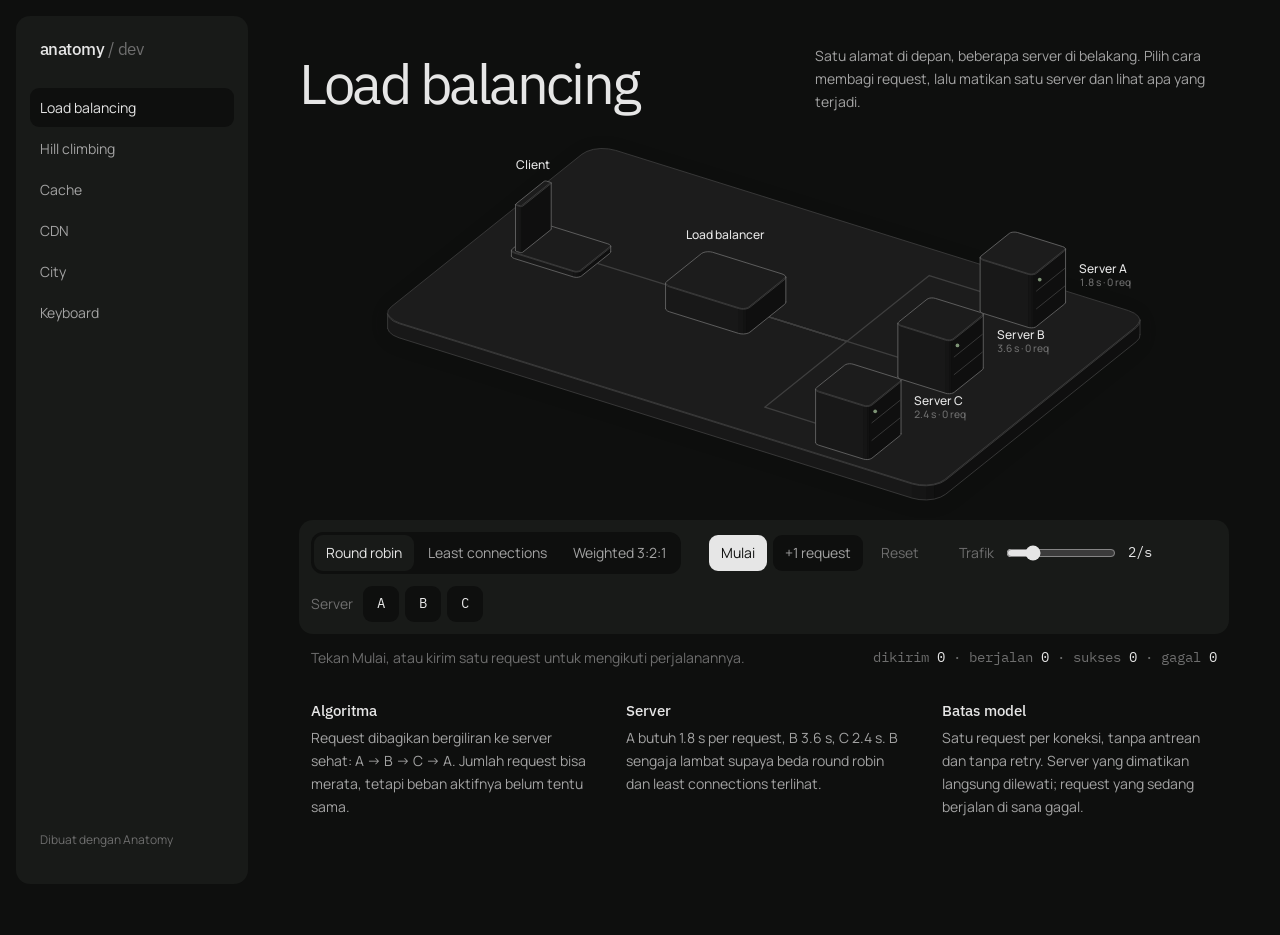
<file: load-balancer/dark.html>
<!doctype html><html lang="id"><head><meta charset="utf-8"><meta name="viewport" content="width=device-width, initial-scale=1"><title>Load Balancing</title><style>
.iso{
  --anatomy-page:#0b0b0b;--anatomy-card:#131313;--anatomy-text:#a3a3a3;--anatomy-strong:#e6e6e6;--anatomy-muted:#6e6e6e;
  --anatomy-paper:#131313;--anatomy-face:#1b1b1b;--anatomy-top:#1c1c1c;
  --anatomy-shade-0:#0f0f0f;--anatomy-shade-1:#121212;--anatomy-shade-2:#151515;--anatomy-shade-3:#181818;
  --anatomy-lit-top:#262626;--anatomy-lit-shade:#1d1d1d;
  --anatomy-hi:#d4d4d4;--anatomy-mid:#6a6a6a;--anatomy-lo:#3e3e3e;--anatomy-faint:#2a2a2a;--anatomy-lit:#ffffff;
  --anatomy-halo:#050505;--anatomy-halo-opacity:.9;--anatomy-dot:#e6e6e6;
  --anatomy-red:#ff6b6b;--anatomy-green:#6be0a0;--anatomy-blue:#6b9bff;
  --anatomy-weight:.6px;--anatomy-ease:cubic-bezier(.32,.72,0,1);
  --anatomy-mono:ui-monospace,"SF Mono",Menlo,Consolas,monospace;
  --anatomy-lift:inset 0 1px 0 0 #ffffff0a,inset 0 0 0 1px #ffffff06,0 0 0 1px #00000026,0 1px 1px -.5px #00000014,0 3px 3px -1.5px #00000014,0 6px 6px -3px #00000014,0 12px 12px -6px #00000014;
}
.iso[data-theme="light"]{
  --anatomy-page:#f2f2ef;--anatomy-card:#fbfbfa;--anatomy-text:#57575a;--anatomy-strong:#18181a;--anatomy-muted:#8c8c90;
  --anatomy-paper:#fbfbfa;--anatomy-face:#ffffff;--anatomy-top:#ffffff;
  --anatomy-shade-0:#dcdcd9;--anatomy-shade-1:#e5e5e2;--anatomy-shade-2:#ededea;--anatomy-shade-3:#f4f4f1;
  --anatomy-lit-top:#ffffff;--anatomy-lit-shade:#eeeeeb;
  --anatomy-hi:#26262a;--anatomy-mid:#8a8a8f;--anatomy-lo:#b4b4b8;--anatomy-faint:#d4d4d6;--anatomy-lit:#000000;
  --anatomy-halo:#8a8a80;--anatomy-halo-opacity:.32;--anatomy-dot:#3a3a3e;
  --anatomy-red:#e5484d;--anatomy-green:#30a46c;--anatomy-blue:#3e63dd;
  --anatomy-lift:inset 0 1px 0 0 #ffffff,0 0 0 1px #0000000f,0 1px 1px -.5px #0000000a,0 3px 3px -1.5px #0000000a,0 6px 6px -3px #0000000a,0 12px 12px -6px #0000000a;
}
.iso-svg{display:block;width:100%;height:auto;overflow:visible}
.iso-svg path,.iso-svg circle{vector-effect:non-scaling-stroke}
.iso-fill{fill:var(--anatomy-paper);stroke:none}
.iso-solid[data-lit]>.iso-fill{fill:var(--anatomy-face)}
.iso-shade,.iso-top{stroke:none}
.iso-shade[data-shade="0"]{fill:var(--anatomy-shade-0)}
.iso-shade[data-shade="1"]{fill:var(--anatomy-shade-1)}
.iso-shade[data-shade="2"]{fill:var(--anatomy-shade-2)}
.iso-shade[data-shade="3"]{fill:var(--anatomy-shade-3)}
.iso-top{fill:var(--anatomy-top)}
.iso-solid[data-lit]>.iso-top{fill:var(--anatomy-lit-top)}
.iso-solid[data-lit]>.iso-shade{fill:var(--anatomy-lit-shade)}
.iso-solid[data-seamless]>.iso-shade,.iso-solid[data-seamless]>.iso-top{stroke-width:.4;stroke-linejoin:round}
.iso-solid[data-seamless]>.iso-shade[data-shade="0"]{stroke:var(--anatomy-shade-0)}
.iso-solid[data-seamless]>.iso-shade[data-shade="1"]{stroke:var(--anatomy-shade-1)}
.iso-solid[data-seamless]>.iso-shade[data-shade="2"]{stroke:var(--anatomy-shade-2)}
.iso-solid[data-seamless]>.iso-shade[data-shade="3"]{stroke:var(--anatomy-shade-3)}
.iso-solid[data-seamless]>.iso-top{stroke:var(--anatomy-top)}
.iso-solid[data-seamless][data-lit]>.iso-top{stroke:var(--anatomy-lit-top)}
.iso-solid[data-seamless][data-lit]>.iso-shade{stroke:var(--anatomy-lit-shade)}
.iso-solid[data-lit]>.iso-edge{stroke:var(--anatomy-lit)}
.iso-halo{fill:var(--anatomy-halo);stroke:none;filter:blur(9px);opacity:var(--anatomy-halo-opacity);transform:translateY(3px)}
.iso-line{fill:none;stroke:var(--anatomy-lo);stroke-width:var(--anatomy-weight);stroke-linecap:round;stroke-linejoin:round}
.iso-line[data-tone="hi"]{stroke:var(--anatomy-hi)}
.iso-line[data-tone="mid"]{stroke:var(--anatomy-mid)}
.iso-line[data-tone="lo"]{stroke:var(--anatomy-lo)}
.iso-line[data-tone="faint"]{stroke:var(--anatomy-faint)}
.iso-line[data-tone="lit"]{stroke:var(--anatomy-lit)}
.iso-line[data-tone="red"]{stroke:var(--anatomy-red)}
.iso-line[data-tone="green"]{stroke:var(--anatomy-green)}
.iso-line[data-tone="blue"]{stroke:var(--anatomy-blue)}
.iso-line[data-dotted]{stroke-dasharray:.01 3.5;stroke-width:1}
.iso-line[data-dashed]{stroke-dasharray:3 3}
.iso-line[data-flow]{stroke-dasharray:2 6}
.iso-wire-end{fill:var(--anatomy-paper);stroke:var(--anatomy-lo);stroke-width:var(--anatomy-weight)}
.iso-wire[data-tone="hi"] .iso-wire-end{stroke:var(--anatomy-hi)}
.iso-wire[data-tone="mid"] .iso-wire-end{stroke:var(--anatomy-mid)}
.iso-wire[data-tone="faint"] .iso-wire-end{stroke:var(--anatomy-faint)}
.iso-wire[data-tone="lit"] .iso-wire-end{stroke:var(--anatomy-lit)}
.iso-dots circle{fill:var(--anatomy-dot);stroke:none;opacity:.32}
.iso-dots[data-tone="hi"] circle{opacity:.85}
.iso-dots[data-tone="mid"] circle{opacity:.45}
.iso-dots[data-tone="lo"] circle{opacity:.22}
.iso-dots[data-tone="faint"] circle{opacity:.12}
.iso-face-text{fill:var(--anatomy-mid);font-family:var(--anatomy-mono);letter-spacing:.04em}
.iso-face-text[data-tone="hi"]{fill:var(--anatomy-hi)}
.iso-face-text[data-tone="lo"]{fill:var(--anatomy-lo)}
.iso-face-text[data-tone="faint"]{fill:var(--anatomy-faint)}
.tb-body{fill:var(--anatomy-shade-2);stroke:none}
.tb-shine{fill:var(--anatomy-top);stroke:none}
.tb-shade{fill:var(--anatomy-shade-0);stroke:none}
.tb-ring{fill:none;stroke:var(--anatomy-lo);stroke-width:.45;stroke-linecap:butt;stroke-linejoin:round}
.tb-ring[data-tone="mid"]{stroke:var(--anatomy-mid)}
.tb-ring[data-tone="faint"]{stroke:var(--anatomy-faint)}
.tb-ring[data-tone="hi"]{stroke:var(--anatomy-hi)}
@keyframes iso-flow{to{stroke-dashoffset:-32}}
@keyframes iso-pulse{0%,100%{opacity:.18}12%{opacity:1}40%{opacity:.18}}
.iso-line[data-flow]{animation:iso-flow 1600ms linear infinite}
.iso-dots circle[data-pulse]{animation:iso-pulse 1600ms steps(1,end) infinite;animation-delay:var(--pulse-at,0ms)}
.iso-figure{margin:32px 0 36px}
.iso-plate{position:relative;padding:52px 24px;border-radius:0;background:var(--anatomy-card);box-shadow:0 0 0 1px var(--anatomy-mid);--anatomy-paper:var(--anatomy-card)}
.iso-plate-corners{position:absolute;inset:18px 20px;pointer-events:none}
.iso-plate-corner{position:absolute;color:var(--anatomy-muted);font-family:var(--anatomy-mono);font-size:10.5px;line-height:1;letter-spacing:.04em;white-space:nowrap}
.iso-plate-corner[data-corner="fig"]{top:0;left:0;color:var(--anatomy-text)}
.iso-plate-corner[data-corner="title"]{top:0;right:0;text-transform:uppercase;letter-spacing:.1em}
.iso-plate-corner[data-corner="hint"]{bottom:0;left:0;text-transform:uppercase;letter-spacing:.1em}
.iso-plate-corner[data-corner="readout"]{right:0;bottom:0;color:var(--anatomy-text);font-variant-numeric:tabular-nums}
.iso-plate .iso-svg{margin:0 auto}
.iso-legend{display:grid;gap:8px;margin-top:12px;color:var(--anatomy-muted);font-size:13px;line-height:1.55}
.iso-keys{display:flex;flex-wrap:wrap;gap:6px 18px}
.iso-key{display:inline-flex;align-items:center;gap:7px}
.iso-swatch{width:16px;height:10px;flex:none;overflow:visible}
.iso-swatch path{fill:none;stroke:var(--anatomy-hi);stroke-width:1;vector-effect:non-scaling-stroke;stroke-linejoin:round;stroke-linecap:round}
.iso-swatch[data-mark="raised"] path,.iso-swatch[data-mark="flat"] path{stroke:var(--anatomy-mid)}
.iso-swatch[data-mark="lit"] path{stroke:var(--anatomy-lit)}
.iso-swatch[data-mark="dim"] path{stroke:var(--anatomy-lo)}
.iso-swatch[data-mark="dotted"] path{stroke-dasharray:.01 3;stroke-width:1.4}
.iso-swatch[data-mark="dashed"] path{stroke-dasharray:3 2.5}
.iso-swatch[data-mark="red"] path{stroke:var(--anatomy-red)}
.iso-swatch[data-mark="green"] path{stroke:var(--anatomy-green)}
.iso-swatch[data-mark="blue"] path{stroke:var(--anatomy-blue)}
.iso-swatch-crease{stroke:var(--anatomy-lo)!important}
@media (max-width:560px){.iso-plate{padding:48px 12px 70px}.iso-plate-corner[data-corner="hint"]{bottom:18px}}
@media (prefers-reduced-motion:reduce){.iso-line[data-flow],.iso-dots circle[data-pulse]{animation:none}}

*{box-sizing:border-box}
html{color-scheme:dark}
body[data-theme="light"]{color-scheme:light}
body{margin:0;background:var(--anatomy-page);color:var(--anatomy-text);font:14px/1.6 ui-sans-serif,system-ui,-apple-system,"Segoe UI",sans-serif;-webkit-font-smoothing:antialiased}
.iso-page{width:min(1280px,100% - 32px);margin:64px auto 96px}
</style><meta name="description" content="Pelajari cara kerja load balancer melalui simulasi isometrik interaktif. Bandingkan round robin, least connections, dan weighted routing."></head><body class="iso" data-theme="dark"><main class="iso-page"><style>
@import url('https://fonts.googleapis.com/css2?family=IBM+Plex+Sans:wght@400;500&family=IBM+Plex+Mono:wght@400&family=Manrope:wght@400;500;600&display=swap');
:root{--heading:'IBM Plex Sans',sans-serif;--body:'Manrope',sans-serif;--mono:'IBM Plex Mono',ui-monospace,monospace;--accent:#b85b39;--gutter:clamp(16px,4vw,56px);--radius:14px}
body.iso{font:400 14px/1.65 var(--body)}
.iso[data-theme="light"]{--anatomy-page:#fff;--anatomy-strong:#1d1f1c;--anatomy-text:#555a54;--anatomy-muted:#868b84;--anatomy-card:#fff;--anatomy-paper:#fff;--anatomy-top:#fff;--anatomy-mid:#879181;--anatomy-hi:#3f4a3b;--anatomy-lo:#b5bdb0;--anatomy-faint:#e7e9e4;--surface:#f4f5f2}
.iso[data-theme="dark"]{--anatomy-page:#0e0f0e;--anatomy-card:#0e0f0e;--anatomy-paper:#0e0f0e;--anatomy-faint:#242624;--surface:#181a18}
.iso-page{width:100%;margin:0;padding:16px var(--gutter) var(--gutter) 16px;display:grid;grid-template-columns:232px minmax(0,1fr);column-gap:var(--gutter);align-content:start}
.iso-page>*{grid-column:2;min-width:0}
.site-header{grid-column:1;grid-row:1/span 20;align-self:start;position:sticky;top:16px;height:calc(100vh - 32px);display:flex;flex-direction:column;gap:28px;padding:22px 14px;border-radius:var(--radius);background:var(--surface)}
.brand{padding:0 10px;color:var(--anatomy-strong);text-decoration:none;font:500 17px var(--heading);letter-spacing:-.03em;white-space:nowrap}
.brand span{font-weight:400;color:var(--anatomy-muted)}
.iso-nav{display:flex;flex-direction:column;gap:2px}
.nav-title{margin:0 0 6px;padding:0 10px;font-size:12px;color:var(--anatomy-muted)}
.iso-nav a{display:block;padding:8px 10px;border-radius:9px;color:var(--anatomy-text);font-size:14px;text-decoration:none}
.iso-nav a:hover{color:var(--anatomy-strong)}
.iso-nav a[aria-current="page"]{background:var(--anatomy-page);color:var(--anatomy-strong)}
.side-foot{margin-top:auto;padding:0 10px;font-size:12px;color:var(--anatomy-muted)}.side-foot a{text-decoration:none}.side-foot a:hover{color:var(--anatomy-strong)}
.page-intro{display:grid;grid-template-columns:minmax(0,1fr) minmax(0,1fr);gap:40px;align-items:end;padding:28px 0 8px}
.iso-page h1{margin:0;color:var(--anatomy-strong);font:400 clamp(34px,4.4vw,56px)/1.05 var(--heading);letter-spacing:-.045em}
.intro-copy{margin:0;max-width:46ch;justify-self:end;color:var(--anatomy-text)}
.iso{--anatomy-weight:.85px}.iso-halo{filter:blur(10px);opacity:.16}
.site-footer{height:24px}
a{color:inherit}button,select,input{font:inherit}button,a,select,input{touch-action:manipulation}
:focus-visible{outline:2px solid var(--accent);outline-offset:4px}
@media(max-width:900px){.iso-page{display:block;padding:12px var(--gutter) var(--gutter)}.site-header{position:static;height:auto;flex-direction:row;align-items:center;justify-content:space-between;gap:12px;padding:8px 8px 8px 4px}.iso-nav{flex-direction:row}.nav-title,.side-foot{display:none}.iso-nav a{padding:7px 10px;font-size:13px}}
@media(max-width:480px){.site-header{flex-wrap:wrap;row-gap:8px}.iso-nav{flex-wrap:wrap}.iso-nav a{font-size:12px;padding:7px 8px}}
@media(max-width:760px){.page-intro{grid-template-columns:1fr;gap:14px;padding-top:28px}.intro-copy{justify-self:start}}
</style><link rel="stylesheet" href="/load-balancer/style.css"><header class="site-header"><a class="brand" href="/" aria-label="Anatomy Dev beranda">anatomy<span> / dev</span></a><nav class="iso-nav" aria-label="Pilih ilustrasi"><a href="/load-balancer/dark" aria-current="page">Load balancing</a><a href="/dark">Hill climbing</a><a href="/cache">Cache</a><a href="/cdn">CDN</a><a href="/city">City</a><a href="/keyboard">Keyboard</a></nav><p class="side-foot"><a href="https://github.com/wheresryan22/anatomy" target="_blank" rel="noreferrer">Dibuat dengan Anatomy</a></p></header><section class="page-intro"><h1>Load balancing</h1><p class="intro-copy">Satu alamat di depan, beberapa server di belakang. Pilih cara membagi request, lalu matikan satu server dan lihat apa yang terjadi.</p></section>
<section aria-label="Simulasi load balancer">
<div class="lb-stage"><svg xmlns="http://www.w3.org/2000/svg" class="iso-svg" viewBox="0 0 1000 420" role="img" aria-label="Alur HTTP: client mengirim request melalui load balancer ke tiga server. Titik oranye adalah request, titik hijau adalah response."><path class="iso-halo" d="M95.3 198.6L95.6 196L97 193.5L99.3 191.2L304.3 27.2L307.4 25.1L311.3 23.4L315.8 22.1L320.7 21.3L325.8 21L331 21.2L336 21.8L340.6 23L892.4 195.4L896.5 197L899.9 198.9L902.4 201.1L904.1 203.6L904.7 206.2L904.7 221.4L904.4 224L903 226.5L900.7 228.8L695.7 392.8L692.6 394.9L688.7 396.6L684.2 397.9L679.3 398.7L674.2 399L669 398.8L664 398.2L659.4 397L107.6 224.6L103.5 223L100.1 221.1L97.6 218.9L95.9 216.4L95.3 213.8Z"/><g class="iso-solid"><path class="iso-fill" d="M95.3 199.1L96 195L99.3 191.2L304.3 27.2L309.7 24.1L316.7 21.9L324.8 21L333 21.4L340.6 23L892.4 195.4L898.6 198.1L902.8 201.6L904.7 205.6L904.7 220.9L904 225L900.7 228.8L695.7 392.8L690.3 395.9L683.3 398.1L675.2 399L667 398.6L659.4 397L107.6 224.6L101.4 221.9L97.2 218.4L95.3 214.4Z"/><path class="iso-shade" data-shade="0" d="M904.7 220.9L904 225L904 209.8L904.7 205.6ZM904 225L900.7 228.8L900.7 213.6L904 209.8ZM900.7 228.8L695.7 392.8L695.7 377.6L900.7 213.6ZM695.7 392.8L690.3 395.9L690.3 380.7L695.7 377.6ZM690.3 395.9L683.3 398.1L683.3 382.8L690.3 380.7Z"/><path class="iso-shade" data-shade="1" d="M683.3 398.1L675.2 399L675.2 383.8L683.3 382.8Z"/><path class="iso-shade" data-shade="2" d="M675.2 399L667 398.6L667 383.4L675.2 383.8ZM667 398.6L659.4 397L659.4 381.8L667 383.4Z"/><path class="iso-shade" data-shade="3" d="M659.4 397L107.6 224.6L107.6 209.4L659.4 381.8ZM107.6 224.6L101.4 221.9L101.4 206.7L107.6 209.4ZM101.4 221.9L97.2 218.4L97.2 203.2L101.4 206.7ZM97.2 218.4L95.3 214.4L95.3 199.1L97.2 203.2Z"/><path class="iso-top" d="M892.4 195.4L898.6 198.1L902.8 201.6L904.7 205.6L904 209.8L900.7 213.6L695.7 377.6L690.3 380.7L683.3 382.8L675.2 383.8L667 383.4L659.4 381.8L107.6 209.4L101.4 206.7L97.2 203.2L95.3 199.1L96 195L99.3 191.2L304.3 27.2L309.7 24.1L316.7 21.9L324.8 21L333 21.4L340.6 23Z"/><path class="iso-line iso-crease" data-tone="lo" d="M904.7 205.6L904 209.8L900.7 213.6L695.7 377.6L690.3 380.7L683.3 382.8L675.2 383.8L667 383.4L659.4 381.8L107.6 209.4L101.4 206.7L97.2 203.2L95.3 199.1"/><path class="iso-line iso-bevel" data-tone="lo" d="M904.7 205.6L902.5 209.6L899.4 213.2L694.5 377.1L689.3 380.1L682.7 382.1L675.1 383L667.4 382.6L660.1 381.1L108.6 208.8L102.6 206.2L98.6 202.9L95.3 199.1"/><path class="iso-line iso-edge" data-tone="lo" d="M95.3 199.1L96 195L99.3 191.2L304.3 27.2L309.7 24.1L316.7 21.9L324.8 21L333 21.4L340.6 23L892.4 195.4L898.6 198.1L902.8 201.6L904.7 205.6M904.7 220.9L904 225L900.7 228.8L695.7 392.8L690.3 395.9L683.3 398.1L675.2 399L667 398.6L659.4 397L107.6 224.6L101.4 221.9L97.2 218.4L95.3 214.4M904.7 205.6L904.7 220.9M95.3 199.1L95.3 214.4"/></g><path id="route-0" class="route" d="M319.2 144L414.3 173.7"/><path id="route-1" class="route" d="M503.7 201.6L589.5 228.4L678 157.6L748.8 179.7"/><path id="route-2" class="route" d="M503.7 201.6L589.5 228.4L589.5 228.4L660.3 250.6"/><path id="route-3" class="route" d="M503.7 201.6L589.5 228.4L501 299.3L571.8 321.4"/><g class="iso-solid"><path class="iso-fill" d="M228.5 131L228.7 130L229.5 129L259.8 104.8L261.1 104L262.9 103.5L264.9 103.2L267 103.3L268.9 103.7L332.2 123.5L333.8 124.2L334.9 125.1L335.3 126.1L335.3 131.8L335.1 132.8L334.3 133.8L304 158L302.7 158.8L300.9 159.3L298.9 159.6L296.9 159.5L295 159.1L231.6 139.3L230 138.6L229 137.7L228.5 136.7Z"/><path class="iso-shade" data-shade="0" d="M335.3 131.8L335.1 132.8L335.1 127.1L335.3 126.1ZM335.1 132.8L334.3 133.8L334.3 128.1L335.1 127.1ZM334.3 133.8L304 158L304 152.3L334.3 128.1ZM304 158L302.7 158.8L302.7 153.1L304 152.3ZM302.7 158.8L300.9 159.3L300.9 153.6L302.7 153.1Z"/><path class="iso-shade" data-shade="1" d="M300.9 159.3L298.9 159.6L298.9 153.8L300.9 153.6Z"/><path class="iso-shade" data-shade="2" d="M298.9 159.6L296.9 159.5L296.9 153.8L298.9 153.8ZM296.9 159.5L295 159.1L295 153.3L296.9 153.8Z"/><path class="iso-shade" data-shade="3" d="M295 159.1L231.6 139.3L231.6 133.5L295 153.3ZM231.6 139.3L230 138.6L230 132.9L231.6 133.5ZM230 138.6L229 137.7L229 132L230 132.9ZM229 137.7L228.5 136.7L228.5 131L229 132Z"/><path class="iso-top" d="M332.2 123.5L333.8 124.2L334.9 125.1L335.3 126.1L335.1 127.1L334.3 128.1L304 152.3L302.7 153.1L300.9 153.6L298.9 153.8L296.9 153.8L295 153.3L231.6 133.5L230 132.9L229 132L228.5 131L228.7 130L229.5 129L259.8 104.8L261.1 104L262.9 103.5L264.9 103.2L267 103.3L268.9 103.7Z"/><path class="iso-line iso-crease" data-tone="lo" d="M335.3 126.1L335.1 127.1L334.3 128.1L304 152.3L302.7 153.1L300.9 153.6L298.9 153.8L296.9 153.8L295 153.3L231.6 133.5L230 132.9L229 132L228.5 131"/><path class="iso-line iso-bevel" data-tone="lo" d="M335.3 126.1L333.6 126.9L333 127.7L302.8 151.8L301.7 152.5L300.3 152.9L298.8 153.1L297.2 153L295.7 152.7L232.5 132.9L231.2 132.4L230.4 131.7L228.5 131"/><path class="iso-line iso-edge" data-tone="mid" d="M228.5 131L228.7 130L229.5 129L259.8 104.8L261.1 104L262.9 103.5L264.9 103.2L267 103.3L268.9 103.7L332.2 123.5L333.8 124.2L334.9 125.1L335.3 126.1M335.3 131.8L335.1 132.8L334.3 133.8L304 158L302.7 158.8L300.9 159.3L298.9 159.6L296.9 159.5L295 159.1L231.6 139.3L230 138.6L229 137.7L228.5 136.7M335.3 126.1L335.3 131.8M228.5 131L228.5 136.7"/></g><g class="iso-solid"><path class="iso-fill" d="M232.9 81.3L232.9 81L233.2 80.7L263.5 56.4L263.9 56.2L264.5 56L265.2 55.9L265.9 56L266.5 56.1L270.3 57.3L270.8 57.5L271.1 57.8L271.3 58.1L271.3 107.6L271.2 107.9L271 108.3L240.7 132.5L240.2 132.8L239.6 132.9L239 133L238.3 133L237.6 132.8L233.9 131.7L233.4 131.5L233 131.2L232.9 130.8Z"/><path class="iso-shade" data-shade="0" d="M271.3 107.6L271.2 107.9L271.2 58.5L271.3 58.1ZM271.2 107.9L271 108.3L271 58.8L271.2 58.5ZM271 108.3L240.7 132.5L240.7 83L271 58.8ZM240.7 132.5L240.2 132.8L240.2 83.3L240.7 83ZM240.2 132.8L239.6 132.9L239.6 83.4L240.2 83.3Z"/><path class="iso-shade" data-shade="1" d="M239.6 132.9L239 133L239 83.5L239.6 83.4Z"/><path class="iso-shade" data-shade="2" d="M239 133L238.3 133L238.3 83.5L239 83.5ZM238.3 133L237.6 132.8L237.6 83.4L238.3 83.5Z"/><path class="iso-shade" data-shade="3" d="M237.6 132.8L233.9 131.7L233.9 82.2L237.6 83.4ZM233.9 131.7L233.4 131.5L233.4 82L233.9 82.2ZM233.4 131.5L233 131.2L233 81.7L233.4 82ZM233 131.2L232.9 130.8L232.9 81.3L233 81.7Z"/><path class="iso-top" d="M270.3 57.3L270.8 57.5L271.1 57.8L271.3 58.1L271.2 58.5L271 58.8L240.7 83L240.2 83.3L239.6 83.4L239 83.5L238.3 83.5L237.6 83.4L233.9 82.2L233.4 82L233 81.7L232.9 81.3L232.9 81L233.2 80.7L263.5 56.4L263.9 56.2L264.5 56L265.2 55.9L265.9 56L266.5 56.1Z"/><path class="iso-line iso-crease" data-tone="lo" d="M271.3 58.1L271.2 58.5L271 58.8L240.7 83L240.2 83.3L239.6 83.4L239 83.5L238.3 83.5L237.6 83.4L233.9 82.2L233.4 82L233 81.7L232.9 81.3"/><path class="iso-line iso-bevel" data-tone="lo" d="M271.3 58.1L269.7 58.3L269.6 58.4L239.4 82.5L239.2 82.7L239 82.7L238.8 82.8L238.6 82.7L238.3 82.7L234.8 81.6L234.6 81.5L234.5 81.4L232.9 81.3"/><path class="iso-line iso-edge" data-tone="mid" d="M232.9 81.3L232.9 81L233.2 80.7L263.5 56.4L263.9 56.2L264.5 56L265.2 55.9L265.9 56L266.5 56.1L270.3 57.3L270.8 57.5L271.1 57.8L271.3 58.1M271.3 107.6L271.2 107.9L271 108.3L240.7 132.5L240.2 132.8L239.6 132.9L239 133L238.3 133L237.6 132.8L233.9 131.7L233.4 131.5L233 131.2L232.9 130.8M271.3 58.1L271.3 107.6M232.9 81.3L232.9 130.8"/></g><text x="252.1" y="43.5" class="machine-label" text-anchor="middle">Client</text><g class="iso-solid"><path class="iso-fill" d="M394.3 166.5L394.5 165.1L395.6 163.9L432.9 134L434.7 133L437.1 132.3L439.7 132L442.5 132.1L445 132.6L519.6 155.9L521.6 156.8L523.1 158L523.7 159.4L523.7 186L523.4 187.4L522.4 188.6L485.1 218.5L483.3 219.5L480.9 220.2L478.2 220.5L475.5 220.4L473 219.9L398.4 196.6L396.3 195.7L394.9 194.5L394.3 193.1Z"/><path class="iso-shade" data-shade="0" d="M523.7 186L523.4 187.4L523.4 160.7L523.7 159.4ZM523.4 187.4L522.4 188.6L522.4 162L523.4 160.7ZM522.4 188.6L485.1 218.5L485.1 191.8L522.4 162ZM485.1 218.5L483.3 219.5L483.3 192.9L485.1 191.8ZM483.3 219.5L480.9 220.2L480.9 193.6L483.3 192.9Z"/><path class="iso-shade" data-shade="1" d="M480.9 220.2L478.2 220.5L478.2 193.9L480.9 193.6Z"/><path class="iso-shade" data-shade="2" d="M478.2 220.5L475.5 220.4L475.5 193.7L478.2 193.9ZM475.5 220.4L473 219.9L473 193.2L475.5 193.7Z"/><path class="iso-shade" data-shade="3" d="M473 219.9L398.4 196.6L398.4 169.9L473 193.2ZM398.4 196.6L396.3 195.7L396.3 169L398.4 169.9ZM396.3 195.7L394.9 194.5L394.9 167.8L396.3 169ZM394.9 194.5L394.3 193.1L394.3 166.5L394.9 167.8Z"/><path class="iso-top" d="M519.6 155.9L521.6 156.8L523.1 158L523.7 159.4L523.4 160.7L522.4 162L485.1 191.8L483.3 192.9L480.9 193.6L478.2 193.9L475.5 193.7L473 193.2L398.4 169.9L396.3 169L394.9 167.8L394.3 166.5L394.5 165.1L395.6 163.9L432.9 134L434.7 133L437.1 132.3L439.7 132L442.5 132.1L445 132.6Z"/><path class="iso-line iso-crease" data-tone="lo" d="M523.7 159.4L523.4 160.7L522.4 162L485.1 191.8L483.3 192.9L480.9 193.6L478.2 193.9L475.5 193.7L473 193.2L398.4 169.9L396.3 169L394.9 167.8L394.3 166.5"/><path class="iso-line iso-bevel" data-tone="lo" d="M523.7 159.4L521.9 160.5L521 161.6L483.9 191.4L482.3 192.3L480.4 192.8L478.1 193.1L475.9 193L473.7 192.5L399.3 169.3L397.5 168.5L396.3 167.5L394.3 166.5"/><path class="iso-line iso-edge" data-tone="mid" d="M394.3 166.5L394.5 165.1L395.6 163.9L432.9 134L434.7 133L437.1 132.3L439.7 132L442.5 132.1L445 132.6L519.6 155.9L521.6 156.8L523.1 158L523.7 159.4M523.7 186L523.4 187.4L522.4 188.6L485.1 218.5L483.3 219.5L480.9 220.2L478.2 220.5L475.5 220.4L473 219.9L398.4 196.6L396.3 195.7L394.9 194.5L394.3 193.1M523.7 159.4L523.7 186M394.3 166.5L394.3 193.1"/></g><text x="459.0" y="118.3" class="machine-label" text-anchor="middle">Load balancer</text><g class="server-machine" data-machine="0" data-down="false"><g class="iso-solid"><path class="iso-fill" d="M732.7 138.6L732.9 137.6L733.7 136.6L764 112.4L765.3 111.6L767.1 111.1L769.1 110.9L771.2 111L773.1 111.4L821.5 126.5L823.1 127.2L824.1 128.1L824.6 129.1L824.6 186.2L824.4 187.2L823.6 188.2L793.3 212.4L792 213.2L790.2 213.7L788.2 213.9L786.2 213.8L784.3 213.4L735.8 198.3L734.2 197.6L733.2 196.7L732.7 195.7Z"/><path class="iso-shade" data-shade="0" d="M824.6 186.2L824.4 187.2L824.4 130.1L824.6 129.1ZM824.4 187.2L823.6 188.2L823.6 131.1L824.4 130.1ZM823.6 188.2L793.3 212.4L793.3 155.3L823.6 131.1ZM793.3 212.4L792 213.2L792 156.1L793.3 155.3ZM792 213.2L790.2 213.7L790.2 156.6L792 156.1Z"/><path class="iso-shade" data-shade="1" d="M790.2 213.7L788.2 213.9L788.2 156.8L790.2 156.6Z"/><path class="iso-shade" data-shade="2" d="M788.2 213.9L786.2 213.8L786.2 156.7L788.2 156.8ZM786.2 213.8L784.3 213.4L784.3 156.3L786.2 156.7Z"/><path class="iso-shade" data-shade="3" d="M784.3 213.4L735.8 198.3L735.8 141.2L784.3 156.3ZM735.8 198.3L734.2 197.6L734.2 140.5L735.8 141.2ZM734.2 197.6L733.2 196.7L733.2 139.6L734.2 140.5ZM733.2 196.7L732.7 195.7L732.7 138.6L733.2 139.6Z"/><path class="iso-top" d="M821.5 126.5L823.1 127.2L824.1 128.1L824.6 129.1L824.4 130.1L823.6 131.1L793.3 155.3L792 156.1L790.2 156.6L788.2 156.8L786.2 156.7L784.3 156.3L735.8 141.2L734.2 140.5L733.2 139.6L732.7 138.6L732.9 137.6L733.7 136.6L764 112.4L765.3 111.6L767.1 111.1L769.1 110.9L771.2 111L773.1 111.4Z"/><path class="iso-line iso-crease" data-tone="lo" d="M824.6 129.1L824.4 130.1L823.6 131.1L793.3 155.3L792 156.1L790.2 156.6L788.2 156.8L786.2 156.7L784.3 156.3L735.8 141.2L734.2 140.5L733.2 139.6L732.7 138.6"/><path class="iso-line iso-bevel" data-tone="lo" d="M824.6 129.1L822.9 129.9L822.3 130.7L792.1 154.8L791 155.5L789.6 155.9L788.1 156.1L786.5 156L785 155.7L736.7 140.6L735.4 140L734.6 139.3L732.7 138.6"/><path class="iso-line iso-edge" data-tone="mid" d="M732.7 138.6L732.9 137.6L733.7 136.6L764 112.4L765.3 111.6L767.1 111.1L769.1 110.9L771.2 111L773.1 111.4L821.5 126.5L823.1 127.2L824.1 128.1L824.6 129.1M824.6 186.2L824.4 187.2L823.6 188.2L793.3 212.4L792 213.2L790.2 213.7L788.2 213.9L786.2 213.8L784.3 213.4L735.8 198.3L734.2 197.6L733.2 196.7L732.7 195.7M824.6 129.1L824.6 186.2M732.7 138.6L732.7 195.7"/></g><path class="iso-line" data-tone="lo" d="M823.6 169.1L793.3 193.4"/><path class="iso-line" data-tone="lo" d="M823.6 150.1L793.3 174.3"/><circle class="server-led" cx="796.8" cy="162.0" r="2"/><text x="839.1" y="154.8" class="machine-label">Server A<tspan x="839.1" dy="1.3em" class="machine-sub">1.8 s · <tspan data-count="0">0</tspan> req</tspan></text></g><g class="server-machine" data-machine="1" data-down="false"><g class="iso-solid"><path class="iso-fill" d="M644.2 209.5L644.4 208.4L645.2 207.5L675.5 183.2L676.8 182.5L678.6 181.9L680.6 181.7L682.6 181.8L684.5 182.2L733 197.3L734.6 198L735.6 198.9L736.1 199.9L736.1 257L735.9 258L735.1 259L704.8 283.2L703.5 284L701.7 284.5L699.7 284.8L697.6 284.7L695.7 284.3L647.3 269.1L645.7 268.5L644.6 267.6L644.2 266.6Z"/><path class="iso-shade" data-shade="0" d="M736.1 257L735.9 258L735.9 200.9L736.1 199.9ZM735.9 258L735.1 259L735.1 201.9L735.9 200.9ZM735.1 259L704.8 283.2L704.8 226.1L735.1 201.9ZM704.8 283.2L703.5 284L703.5 226.9L704.8 226.1ZM703.5 284L701.7 284.5L701.7 227.4L703.5 226.9Z"/><path class="iso-shade" data-shade="1" d="M701.7 284.5L699.7 284.8L699.7 227.7L701.7 227.4Z"/><path class="iso-shade" data-shade="2" d="M699.7 284.8L697.6 284.7L697.6 227.6L699.7 227.7ZM697.6 284.7L695.7 284.3L695.7 227.2L697.6 227.6Z"/><path class="iso-shade" data-shade="3" d="M695.7 284.3L647.3 269.1L647.3 212L695.7 227.2ZM647.3 269.1L645.7 268.5L645.7 211.3L647.3 212ZM645.7 268.5L644.6 267.6L644.6 210.5L645.7 211.3ZM644.6 267.6L644.2 266.6L644.2 209.5L644.6 210.5Z"/><path class="iso-top" d="M733 197.3L734.6 198L735.6 198.9L736.1 199.9L735.9 200.9L735.1 201.9L704.8 226.1L703.5 226.9L701.7 227.4L699.7 227.7L697.6 227.6L695.7 227.2L647.3 212L645.7 211.3L644.6 210.5L644.2 209.5L644.4 208.4L645.2 207.5L675.5 183.2L676.8 182.5L678.6 181.9L680.6 181.7L682.6 181.8L684.5 182.2Z"/><path class="iso-line iso-crease" data-tone="lo" d="M736.1 199.9L735.9 200.9L735.1 201.9L704.8 226.1L703.5 226.9L701.7 227.4L699.7 227.7L697.6 227.6L695.7 227.2L647.3 212L645.7 211.3L644.6 210.5L644.2 209.5"/><path class="iso-line iso-bevel" data-tone="lo" d="M736.1 199.9L734.4 200.7L733.7 201.5L703.6 225.7L702.5 226.3L701.1 226.7L699.6 226.9L698 226.8L696.4 226.5L648.2 211.4L646.9 210.9L646.1 210.2L644.2 209.5"/><path class="iso-line iso-edge" data-tone="mid" d="M644.2 209.5L644.4 208.4L645.2 207.5L675.5 183.2L676.8 182.5L678.6 181.9L680.6 181.7L682.6 181.8L684.5 182.2L733 197.3L734.6 198L735.6 198.9L736.1 199.9M736.1 257L735.9 258L735.1 259L704.8 283.2L703.5 284L701.7 284.5L699.7 284.8L697.6 284.7L695.7 284.3L647.3 269.1L645.7 268.5L644.6 267.6L644.2 266.6M736.1 199.9L736.1 257M644.2 209.5L644.2 266.6"/></g><path class="iso-line" data-tone="lo" d="M735.1 240L704.8 264.2"/><path class="iso-line" data-tone="lo" d="M735.1 220.9L704.8 245.2"/><circle class="server-led" cx="708.3" cy="232.8" r="2"/><text x="750.6" y="225.6" class="machine-label">Server B<tspan x="750.6" dy="1.3em" class="machine-sub">3.6 s · <tspan data-count="1">0</tspan> req</tspan></text></g><g class="server-machine" data-machine="2" data-down="false"><g class="iso-solid"><path class="iso-fill" d="M555.7 280.3L555.8 279.3L556.6 278.3L586.9 254.1L588.3 253.3L590 252.8L592.1 252.5L594.1 252.6L596 253L644.5 268.2L646 268.9L647.1 269.7L647.6 270.7L647.6 327.8L647.4 328.9L646.6 329.8L616.3 354.1L614.9 354.8L613.2 355.4L611.2 355.6L609.1 355.5L607.2 355.1L558.7 340L557.2 339.3L556.1 338.4L555.7 337.4Z"/><path class="iso-shade" data-shade="0" d="M647.6 327.8L647.4 328.9L647.4 271.8L647.6 270.7ZM647.4 328.9L646.6 329.8L646.6 272.7L647.4 271.8ZM646.6 329.8L616.3 354.1L616.3 297L646.6 272.7ZM616.3 354.1L614.9 354.8L614.9 297.7L616.3 297ZM614.9 354.8L613.2 355.4L613.2 298.3L614.9 297.7Z"/><path class="iso-shade" data-shade="1" d="M613.2 355.4L611.2 355.6L611.2 298.5L613.2 298.3Z"/><path class="iso-shade" data-shade="2" d="M611.2 355.6L609.1 355.5L609.1 298.4L611.2 298.5ZM609.1 355.5L607.2 355.1L607.2 298L609.1 298.4Z"/><path class="iso-shade" data-shade="3" d="M607.2 355.1L558.7 340L558.7 282.9L607.2 298ZM558.7 340L557.2 339.3L557.2 282.2L558.7 282.9ZM557.2 339.3L556.1 338.4L556.1 281.3L557.2 282.2ZM556.1 338.4L555.7 337.4L555.7 280.3L556.1 281.3Z"/><path class="iso-top" d="M644.5 268.2L646 268.9L647.1 269.7L647.6 270.7L647.4 271.8L646.6 272.7L616.3 297L614.9 297.7L613.2 298.3L611.2 298.5L609.1 298.4L607.2 298L558.7 282.9L557.2 282.2L556.1 281.3L555.7 280.3L555.8 279.3L556.6 278.3L586.9 254.1L588.3 253.3L590 252.8L592.1 252.5L594.1 252.6L596 253Z"/><path class="iso-line iso-crease" data-tone="lo" d="M647.6 270.7L647.4 271.8L646.6 272.7L616.3 297L614.9 297.7L613.2 298.3L611.2 298.5L609.1 298.4L607.2 298L558.7 282.9L557.2 282.2L556.1 281.3L555.7 280.3"/><path class="iso-line iso-bevel" data-tone="lo" d="M647.6 270.7L645.9 271.6L645.2 272.4L615.1 296.5L613.9 297.1L612.6 297.5L611.1 297.7L609.5 297.7L607.9 297.3L559.7 282.2L558.4 281.7L557.5 281L555.7 280.3"/><path class="iso-line iso-edge" data-tone="mid" d="M555.7 280.3L555.8 279.3L556.6 278.3L586.9 254.1L588.3 253.3L590 252.8L592.1 252.5L594.1 252.6L596 253L644.5 268.2L646 268.9L647.1 269.7L647.6 270.7M647.6 327.8L647.4 328.9L646.6 329.8L616.3 354.1L614.9 354.8L613.2 355.4L611.2 355.6L609.1 355.5L607.2 355.1L558.7 340L557.2 339.3L556.1 338.4L555.7 337.4M647.6 270.7L647.6 327.8M555.7 280.3L555.7 337.4"/></g><path class="iso-line" data-tone="lo" d="M646.6 310.8L616.3 335"/><path class="iso-line" data-tone="lo" d="M646.6 291.8L616.3 316"/><circle class="server-led" cx="619.8" cy="303.7" r="2"/><text x="662.1" y="296.5" class="machine-label">Server C<tspan x="662.1" dy="1.3em" class="machine-sub">2.4 s · <tspan data-count="2">0</tspan> req</tspan></text></g><g id="packets" aria-hidden="true"></g></svg></div>
<div class="lb-bar">
 <div class="group" role="group" aria-label="Algoritma"><button class="seg" data-algo="round" aria-pressed="true">Round robin</button><button class="seg" data-algo="least" aria-pressed="false">Least connections</button><button class="seg" data-algo="weighted" aria-pressed="false">Weighted 3:2:1</button></div>
 <div class="group"><button class="act primary" id="play">Mulai</button><button class="act" id="send">+1 request</button><button class="act quiet" id="reset">Reset</button></div>
 <label class="group rate">Trafik <input type="range" id="rate" min="1" max="6" step="1" value="2"><output id="rate-value">2/s</output></label>
 <div class="group" role="group" aria-label="Server aktif"><span class="muted">Server</span><button class="srv" role="switch" aria-checked="true" data-toggle="0">A</button><button class="srv" role="switch" aria-checked="true" data-toggle="1">B</button><button class="srv" role="switch" aria-checked="true" data-toggle="2">C</button></div>
</div>
<div class="lb-readout"><span id="status" role="status">Tekan Mulai, atau kirim satu request untuk mengikuti perjalanannya.</span><span class="counts">dikirim <b id="sent">0</b> · berjalan <b id="inflight">0</b> · sukses <b id="completed">0</b> · gagal <b id="failed">0</b></span></div>
<div class="lb-notes">
 <div><h2>Algoritma</h2><p id="strategy-desc"></p></div>
 <div><h2>Server</h2><p>A butuh 1.8 s per request, B 3.6 s, C 2.4 s. B sengaja lambat supaya beda round robin dan least connections terlihat.</p></div>
 <div><h2>Batas model</h2><p>Satu request per koneksi, tanpa antrean dan tanpa retry. Server yang dimatikan langsung dilewati; request yang sedang berjalan di sana gagal.</p></div>
</div>
</section><footer class="site-footer" aria-hidden="true"></footer></main><script type="module" src="/load-balancer/app.mjs"></script></body></html>
</file>
<file: cache/style.css>
.cache-demo{width:100%;max-width:960px;margin:0 auto}.cache-figure{margin:-6px -15px 0}.cache-figure .label{font:500 12px var(--body);fill:var(--anatomy-strong)}.cache-figure .sub{font:400 10px var(--body);fill:var(--anatomy-muted)}.route{fill:none;stroke:var(--anatomy-lo);stroke-width:1.3;stroke-linecap:round;stroke-linejoin:round}.route[data-active]{stroke:var(--accent)}#packet{fill:var(--accent);stroke:#fff;stroke-width:1.5}#packet[data-kind="data"]{fill:#66885c}#signal{fill:none;stroke:var(--accent);stroke-width:1.4}.cache-slot{opacity:.18;transition:opacity .2s}.cache-slot[data-filled]{opacity:1}.cache-slot[data-filled] .iso-top{fill:#dfe9d9}.cache-controls{display:flex;align-items:center;justify-content:center;gap:10px;flex-wrap:wrap;margin:8px 0 18px}.cache-controls label{font-size:12px;color:var(--anatomy-muted);display:flex;align-items:center;gap:8px}.cache-controls select,.cache-button{font:400 12px var(--body);border:1px solid var(--anatomy-faint);border-radius:4px;background:#fff;color:var(--anatomy-strong);padding:10px 13px;min-height:40px;cursor:pointer}.cache-button:hover{border-color:var(--anatomy-lo)}.cache-button.quiet{border-color:transparent;color:var(--anatomy-muted)}button:disabled,select:disabled{opacity:.45;cursor:wait}.cache-status{font-size:14px;text-align:center;min-height:28px;margin:0 0 22px}.cache-state{display:flex;justify-content:space-between;gap:18px;flex-wrap:wrap;padding:18px 0;border-top:1px solid var(--anatomy-faint);border-bottom:1px solid var(--anatomy-faint);font-size:12px;color:var(--anatomy-muted)}#contents{color:var(--anatomy-strong)}#result[data-hit="true"]{color:#66885c}#result[data-hit="false"]{color:var(--accent)}.cache-explanation{width:100%;max-width:960px;margin:22px auto 0}.cache-explanation p{font-size:14px;line-height:1.9;margin:0}.cache-explanation strong{font-weight:600;color:var(--anatomy-strong)}.cache-explanation .cache-note{font-size:12px;color:var(--anatomy-muted);margin-top:12px;max-width:840px}
@media(max-width:600px){.cache-figure{margin:12px -16px}.cache-controls{gap:6px;margin-top:16px}.cache-controls label{font-size:11px}.cache-controls select,.cache-button{font-size:11px;padding:9px}.cache-status{text-align:left;margin-top:18px;min-height:52px}.cache-state{gap:9px}.cache-explanation p{line-height:1.8}}
@media(prefers-reduced-motion:reduce){.cache-slot{transition:none}}

#packet[hidden],#signal[hidden]{display:none}
</file>
<file: cdn/style.css>
.cdn-demo{width:100%;margin:8px 0 0}.cdn-figure{width:100%;margin:0 auto}.cdn-figure .iso-svg{width:100%;max-height:65vh}.cdn-label{font:500 13px var(--body);fill:var(--anatomy-strong)}.cdn-sub{font:400 11px var(--body);fill:var(--anatomy-muted)}.cdn-route{fill:none;stroke:var(--anatomy-lo);stroke-width:1.3;stroke-linejoin:round;stroke-linecap:round}.cdn-route.origin-route{stroke-dasharray:4 5}.cdn-route[data-active]{stroke:var(--accent);stroke-width:1.8}.region{opacity:.52;transition:opacity .2s}.region[data-selected]{opacity:1}.edge-led{fill:var(--anatomy-lo)}.region[data-filled] .edge-led{fill:#63845a}.edge-state{font:400 10px var(--mono);fill:var(--anatomy-muted)}.region[data-filled] .edge-state{fill:#63845a}#cdn-packet{fill:var(--accent);stroke:#fff;stroke-width:1.5}#cdn-packet[data-data]{fill:#63845a}#cdn-packet[hidden]{display:none}.cdn-bar{display:flex;flex-wrap:wrap;justify-content:center;align-items:center;gap:12px;padding:12px;border-radius:var(--radius);background:var(--surface)}.cdn-locations{display:flex;gap:2px;padding:3px;border-radius:12px;background:var(--anatomy-page)}.cdn-locations button,.cdn-button{min-height:36px;padding:0 13px;border:0;border-radius:9px;background:transparent;color:var(--anatomy-text);font-size:14px;cursor:pointer}.cdn-locations button[aria-pressed="true"]{background:var(--surface);color:var(--anatomy-strong)}.cdn-button.primary{background:var(--anatomy-strong);color:var(--anatomy-page)}.cdn-button.quiet{color:var(--anatomy-muted)}button:disabled{opacity:.4;cursor:wait}#cdn-status{margin:14px 12px 0;min-height:24px;font-size:14px;color:var(--anatomy-text);text-align:center}.cdn-readout{display:flex;justify-content:space-between;gap:18px;flex-wrap:wrap;padding:14px 12px 0;font:400 12px var(--mono);color:var(--anatomy-muted)}.cdn-readout b{font-weight:400;color:var(--anatomy-strong)}#cdn-result[data-hit="true"]{color:#63845a}#cdn-result[data-hit="false"]{color:var(--accent)}.cdn-notes{display:grid;grid-template-columns:repeat(3,minmax(0,1fr));gap:36px;padding:30px 12px 0}.cdn-notes h2{margin:0 0 6px;font:500 15px var(--heading);color:var(--anatomy-strong)}.cdn-notes p{margin:0;font-size:14px}.cdn-note{margin:18px 12px 0;max-width:960px;font-size:12px;color:var(--anatomy-muted)}
@media(max-width:760px){.cdn-figure{overflow-x:auto;overscroll-behavior-x:contain}.cdn-figure .iso-svg{width:100%;min-width:590px;max-height:none}.cdn-bar{gap:8px;padding:10px}.cdn-locations button,.cdn-button{font-size:12px;padding:0 10px}.cdn-readout{padding-left:0;padding-right:0;gap:8px}#cdn-status{margin-left:0;margin-right:0;text-align:left;min-height:46px}.cdn-notes{grid-template-columns:1fr;gap:20px;padding-left:0;padding-right:0}.cdn-note{margin-left:0;margin-right:0}.cdn-demo:before{content:'Geser ilustrasi untuk melihat seluruh jaringan';display:block;font-size:11px;color:var(--anatomy-muted);margin:8px 0}}
@media(prefers-reduced-motion:reduce){.region{transition:none}}
</file>
<file: city/style.css>
/* Inherit the Anatomy material palette used by the other illustrations. */
.city-figure{width:100%;margin:0}.city-stage{position:fixed;inset:0;z-index:0;width:100vw;height:100vh;height:100svh;margin:0;overflow:hidden;touch-action:none;cursor:grab}.city-stage .iso-svg{display:block;width:100%;height:100%;max-height:none;overflow:hidden;user-select:none}.city-stage .iso-line{stroke-width:.55px}.city-stage .iso-edge{stroke:var(--anatomy-lo)}
.city-base-shadow{fill:var(--anatomy-halo);opacity:.08}.city-ground{fill:var(--anatomy-shade-3)}.road{fill:var(--anatomy-shade-0)}.road-stripes{fill:none;stroke:var(--anatomy-top);stroke-width:.75;stroke-dasharray:3.5 4.5;stroke-linecap:round}.crosswalk{fill:var(--anatomy-top);opacity:.85}.sidewalk{--anatomy-top:var(--anatomy-paper)}
.building-windows{fill:none;stroke:var(--anatomy-mid);stroke-width:1.1;stroke-linecap:butt;opacity:.65}.building-shadow{fill:var(--anatomy-halo);opacity:.1}.roof-machine .iso-top{fill:var(--anatomy-shade-2)}.solar>path{fill:var(--anatomy-mid);stroke:none}.solar .iso-line{stroke:var(--anatomy-top);stroke-width:.5}
.park-ground{fill:var(--anatomy-shade-1)}.park-path{fill:var(--anatomy-paper)}.tree .iso-top{fill:var(--anatomy-shade-1)}.tree .iso-line{stroke-width:.4}.tree-shadow{fill:var(--anatomy-halo);opacity:.12}.water{fill:var(--anatomy-shade-1);stroke:var(--anatomy-lo);stroke-width:.5}.street-light .iso-line{stroke:var(--anatomy-mid)}.street-light .iso-top{fill:var(--anatomy-top)}
.city-car{--car-top:var(--anatomy-mid);--car-side:var(--anatomy-text);--car-roof:var(--anatomy-lo)}.car-1{--car-top:var(--anatomy-top);--car-side:var(--anatomy-lo);--car-roof:var(--anatomy-paper)}.car-2{--car-top:var(--anatomy-lo);--car-side:var(--anatomy-mid);--car-roof:var(--anatomy-shade-0)}.car-3{--car-top:var(--anatomy-shade-1);--car-side:var(--anatomy-lo);--car-roof:var(--anatomy-top)}.car-4{--car-top:var(--anatomy-text);--car-side:var(--anatomy-hi);--car-roof:var(--anatomy-mid)}
/* Cars are painted on a canvas (see app.mjs), which reads the --car-* colours above. */
.city-cars{position:absolute;top:-96px;left:-96px;pointer-events:none;will-change:transform}
.city-caption{display:flex;justify-content:space-between;gap:16px;flex-wrap:wrap;padding:0 12px 20px;color:var(--anatomy-muted);font-size:12px}.city-live{display:flex;gap:7px;align-items:center}.city-live:before{content:'';height:5px;width:5px;border-radius:50%;background:var(--anatomy-mid)}
 .city-stage.is-dragging{cursor:grabbing}.city-stage:focus-visible{outline:1px solid var(--anatomy-lo);outline-offset:3px}
@media(max-width:760px){.city-caption{padding:0;font-size:11px}}
@media(prefers-reduced-motion:reduce){.city-live{display:none}}

/* City is a full-bleed 100vh page: the map sits behind the sidebar and title, no frame, no scroll. */
html:has(.city-stage),body:has(.city-stage){height:100%;overflow:hidden}
body:has(.city-stage) .site-header,body:has(.city-stage) .page-intro{position:relative;z-index:1}
body:has(.city-stage) .site-header{position:sticky}
body:has(.city-stage) .page-intro{pointer-events:none;width:max-content}
body:has(.city-stage) .iso-page{min-height:0;padding-bottom:0}
.city-stage:focus-visible{outline:none}
/* Neutral greys set as tokens, not with a CSS filter: a filter over the whole map forced a full
   re-raster of the city on every animation frame. */
.city-stage{--anatomy-mid:#8b8b8b;--anatomy-hi:#444;--anatomy-lo:#b9b9b9;--anatomy-faint:#e8e8e8;--anatomy-text:#575757;--anatomy-halo:#888;--anatomy-shade-0:#dcdcdc;--anatomy-shade-1:#e5e5e5;--anatomy-shade-2:#ededed;--anatomy-shade-3:#f4f4f4;--anatomy-lit-shade:#eee}
/* The camera moves the drawn city with a transform (see controls.mjs). */
.city-stage .iso-svg{position:absolute;top:0;left:0;width:auto;height:auto;max-width:none;transform-origin:0 0;will-change:transform}
body:has(.city-stage) .site-header{user-select:none}
/* Christmas: pines in the parks, a big decorated tree at each park centre. */
.pine{--anatomy-paper:#3f6f48;--anatomy-top:#5d8c62;--anatomy-shade-0:#2c5435;--anatomy-shade-1:#33603d;--anatomy-shade-2:#3a6a44;--anatomy-shade-3:#41744b;--anatomy-lo:#2a4d31;--anatomy-faint:#2a4d31}
.pine-trunk{--anatomy-paper:#7a5a40;--anatomy-top:#8a6a4c;--anatomy-shade-0:#5c4330;--anatomy-shade-1:#654a35;--anatomy-shade-2:#6e513a;--anatomy-shade-3:#775840;--anatomy-lo:#4e3828}
.bauble circle{stroke:#fff;stroke-width:.4}.bauble-0 circle{fill:#c8372d}.bauble-1 circle{fill:#e2b53e}.bauble-2 circle{fill:#f4f1ea}
.xmas-star{fill:#f2c94c;stroke:#b8891b;stroke-width:.5;stroke-linejoin:round}
.cone-side{fill:#4f8256}.cone-shade{fill:#36633d}.cone-edge{fill:none;stroke:#2a4d31;stroke-width:.45;stroke-linejoin:round}
/* Christmas traffic: a few red and green cars among the greys. */
.car-2{--car-top:#c8372d;--car-side:#9e2a22;--car-roof:#e2564b}.car-4{--car-top:#3f7a4a;--car-side:#2c5a35;--car-roof:#5d9466}
.city-snow{position:absolute;inset:0;width:100%;height:100%;pointer-events:none;z-index:1}
/* Winter: settled snow on roofs, trees, kerbs and cars. The car canvas reads these two tokens too. */
.city-stage{--snow:#fff;--snow-shade:#c5d5e6}
.snow-top{fill:var(--snow);stroke:var(--snow-shade);stroke-width:.4;stroke-linejoin:round}.snow-side{fill:var(--snow-shade)}
.snow-ground{stroke-width:.3}.snowcone-side{fill:#f8fbfe}.snowcone-shade{fill:#cddbea}
/* Christmas night. The page chrome goes midnight blue; the map trades its daylight greys for
   moonlit blues, and everything that shines is a plain fill or stroke (no filters), so the static
   map is still rasterised only once. */
body.iso:has(.city-stage){--anatomy-page:#070c18;--surface:rgba(16,23,40,.94);--anatomy-strong:#f3f6fb;--anatomy-text:#b9c4d6;--anatomy-muted:#8492aa}
.city-stage{background:#070c18;--anatomy-paper:#243049;--anatomy-top:#34425f;--anatomy-shade-0:#18213a;--anatomy-shade-1:#1e2843;--anatomy-shade-2:#25304d;--anatomy-shade-3:#2c3857;--anatomy-lo:#43527a;--anatomy-mid:#566892;--anatomy-hi:#9aabcf;--anatomy-faint:#2a3554;--anatomy-text:#0d1424;--anatomy-halo:#00040c;--snow:#dfe9f8;--snow-shade:#8196ba;--car-beam:#ffe6a3}
.city-ground{fill:#0f1627}.road{fill:#161e33}.road-stripes{stroke:#7f8fb1;opacity:.7}.crosswalk{fill:#8d9cbd;opacity:.55}
.sidewalk{--anatomy-top:#8b9dbd;--anatomy-lo:#5d6f95}.park-ground{fill:#9eb0cd}.park-path{fill:#5b6c8f}
.building-shadow{opacity:.35}.tree-shadow{opacity:.3}.city-base-shadow{opacity:.5}
.tree{--anatomy-paper:#1f4030;--anatomy-top:#2b553d;--anatomy-shade-0:#16301f;--anatomy-shade-1:#1b3a27;--anatomy-shade-2:#21442e;--anatomy-shade-3:#274e35;--anatomy-lo:#122819}.tree .iso-top{fill:#2b553d}
.pine{--anatomy-lo:#17301d}.cone-side{fill:#356b45}.cone-shade{fill:#234a2f}.cone-edge{stroke:#17301d}
.snowcone-side{fill:#dfe9f8}.snowcone-shade{fill:#93a7c9}
.roof-machine .iso-top{fill:#3d4c6c}.solar>path{fill:#101829}.solar .iso-line{stroke:#3d5a8f}
/* Windows: the dark ones barely show, the lit ones glow warm (a wide faint stroke under a crisp one). */
.building-windows{stroke:#34415f;opacity:1}.building-windows.window-lit{stroke:#ffd98a}
.window-glow{fill:none;stroke:#ffb347;stroke-width:4.5;stroke-linecap:round;opacity:.16}
.fairy,.fairy-glow{fill:none;stroke-linecap:round}.fairy{stroke-width:2.1}.fairy-glow{stroke:#fff2c9;stroke-width:5.5;opacity:.2}
.fairy-0{stroke:#ff5b4d}.fairy-1{stroke:#ffd35a}.fairy-2{stroke:#58d68d}.fairy-3{stroke:#6db7ff}
.street-light .iso-top{fill:#fff3c4}.street-light .iso-solid{--anatomy-paper:#ffe9a8;--anatomy-shade-0:#f3cf74;--anatomy-shade-1:#f7d785;--anatomy-shade-2:#fbe096;--anatomy-shade-3:#ffe9a8;--anatomy-mid:#d9b256;--anatomy-lo:#d9b256}
.lamp-pool path{fill:url(#lamp-pool)}.lamp-halo{fill:url(#lamp-halo);stroke:none}
.bauble circle{stroke:none}.bauble-0 circle{fill:#ff5b4d}.bauble-1 circle{fill:#ffd35a}.bauble-2 circle{fill:#fff6dc}
.xmas-star{fill:#ffe27a;stroke:#f0b429}
/* Cars at night: darker bodies so the snow, headlights and tail lights stand out. */
.city-car{--car-top:#5b6a8c;--car-side:#3a4664;--car-roof:#6c7ca0}.car-1{--car-top:#c9d3e6;--car-side:#8f9dba;--car-roof:#e2e9f5}.car-3{--car-top:#2c3650;--car-side:#1b2338;--car-roof:#3a4664}
.car-2{--car-top:#c8372d;--car-side:#8f241c;--car-roof:#e2564b}.car-4{--car-top:#3f7a4a;--car-side:#28532f;--car-roof:#5d9466}
/* Minimisable sidebar: a button folds it down to a small pill so the map is unobstructed. */
.menu-toggle{appearance:none;border:0;padding:0;width:32px;height:32px;border-radius:9px;display:grid;place-items:center;flex:none;order:3;background:transparent;color:var(--anatomy-text);cursor:pointer}
.menu-toggle:hover{background:rgba(255,255,255,.09);color:var(--anatomy-strong)}
.menu-toggle svg{width:20px;height:20px;fill:none;stroke:currentColor;stroke-width:1.6;stroke-linecap:round;stroke-linejoin:round}
.menu-toggle .icon-open,.site-header.is-min .menu-toggle .icon-close{display:none}.site-header.is-min .menu-toggle .icon-open{display:block}
.site-header.is-min .iso-nav,.site-header.is-min .side-foot{display:none}
body:has(.city-stage) .site-header.is-min{width:max-content;height:auto;flex-direction:row;align-items:center;gap:6px;padding:8px 8px 8px 6px;justify-self:start}
.site-header:not(.is-min) .menu-toggle{position:absolute;top:15px;right:12px}
@media(max-width:900px){.site-header:not(.is-min) .menu-toggle{top:6px;right:6px}}
/* No visible heading on this page; it stays in the document for screen readers. */
.visually-hidden{position:absolute!important;width:1px;height:1px;margin:-1px;padding:0!important;overflow:hidden;clip-path:inset(50%);white-space:nowrap}
/* Brighter lights with flare: stronger window glow, coloured halos on the fairy lights with a
   white-hot core, and a four-point flare on every street lamp. Still plain fills and strokes. */
.building-windows.window-lit{stroke:#ffeab0;stroke-width:1.3}.window-glow{stroke:#ffae3d;stroke-width:6;opacity:.3}
.fairy{stroke-width:2.6}.fairy-glow{stroke-width:8;opacity:.38}.fairy-core{fill:none;stroke:#fff;stroke-width:1;stroke-linecap:round;opacity:.9}
.fairy-0{stroke:#ff4a4a}.fairy-1{stroke:#ffd84a}.fairy-2{stroke:#3dff95}.fairy-3{stroke:#4ab4ff}
.lamp-flare{fill:url(#lamp-halo);stroke:none}.lamp-pool .tree-pool{fill:url(#tree-pool)}
.street-light .iso-top{fill:#fffbe6}
/* Frozen lake around the city. */
.city-stage,.city-stage .iso-svg{background:#123650}
.ice-frost{fill:#cdeafa;opacity:.1}.ice-rim{fill:#6fa8c6;opacity:.5}
.ice-cracks{fill:none;stroke:#c4e9fb;stroke-width:.8;stroke-linecap:round;stroke-linejoin:round;opacity:.5}.ice-glint{fill:#e9f7ff;opacity:.55}
/* Central square: a giant snowman in scarf and Santa hat, and a gilded reindeer statue. */
.ball{fill:url(#snowball)}.coal{fill:#131928}.carrot{fill:#ff8a3d}.twig{fill:none;stroke:#8a623e;stroke-width:1.8;stroke-linecap:round;stroke-linejoin:round}
.scarf{--anatomy-paper:#d8382e;--anatomy-top:#f0584a;--anatomy-shade-0:#a3241c;--anatomy-shade-1:#b52b22;--anatomy-shade-2:#c63228;--anatomy-shade-3:#d8382e;--anatomy-lo:#861b14;--anatomy-mid:#861b14}.scarf-tail{fill:#c63228}
.hat-brim{--anatomy-paper:#eef4fc;--anatomy-top:#fff;--anatomy-shade-0:#aebfda;--anatomy-shade-1:#c0cfe6;--anatomy-shade-2:#d3dff0;--anatomy-shade-3:#e6eefa;--anatomy-lo:#93a7c9;--anatomy-mid:#93a7c9}
.hatcone-side{fill:#e2463b}.hatcone-shade{fill:#ae2a22}
.statue{--anatomy-paper:#d2a947;--anatomy-top:#f6dc8e;--anatomy-shade-0:#a57c24;--anatomy-shade-1:#b98d2f;--anatomy-shade-2:#cc9f3c;--anatomy-shade-3:#deb24c;--anatomy-lo:#7d5c14;--anatomy-mid:#7d5c14}
.plinth{--anatomy-paper:#6d7c9c;--anatomy-top:#b9c6da;--anatomy-shade-0:#4c5a79;--anatomy-shade-1:#56658a;--anatomy-shade-2:#617096;--anatomy-shade-3:#6d7c9c;--anatomy-lo:#3d4a66;--anatomy-mid:#3d4a66}
.antler{fill:none;stroke:#f3d47c;stroke-width:1.7;stroke-linecap:round;stroke-linejoin:round}.rudolph{fill:#ff3b30}.nose-glow{fill:url(#nose-glow)}
.snow-drip{stroke-width:.35}
/* A pine tier is outlined by the stroke of its own side. */
.cone-side{stroke:#17301d;stroke-width:.45;stroke-linejoin:round}
.tree .trunk{fill:#2a2019}
/* The map is a layer of bitmap tiles (see map.mjs) moved by the camera with a transform. */
.city-map{position:absolute;top:0;left:0;transform-origin:0 0;will-change:transform;user-select:none}
.city-map canvas{position:absolute;display:block}
.ice-sheet{fill:#123650}
/* Christmas music sits with the menu control. music.mjs switches the label and which icon shows. */
.music-toggle{appearance:none;border:0;padding:0;width:32px;height:32px;border-radius:9px;display:grid;place-items:center;flex:none;order:2;background:transparent;color:var(--anatomy-text);cursor:pointer}
.music-toggle:hover{background:rgba(255,255,255,.09);color:var(--anatomy-strong)}
.music-toggle svg{width:18px;height:18px;fill:none;stroke:currentColor;stroke-width:1.6;stroke-linecap:round;stroke-linejoin:round}
.music-toggle .icon-on{display:none}
.music-toggle[aria-pressed="true"]{color:#ffe27a}
.music-toggle[aria-pressed="true"] .icon-off{display:none}
.music-toggle[aria-pressed="true"] .icon-on{display:block}
.site-header:not(.is-min) .music-toggle{position:absolute;top:15px;right:52px}
@media(max-width:900px){.site-header:not(.is-min) .music-toggle{top:6px;right:46px}}
</file>
<file: load-balancer/style.css>
.lb-stage{margin:8px 0 0}
.lb-stage .iso-svg{width:100%;max-height:70vh;margin:0 auto}
.lb-stage text{font-family:var(--body)}
.machine-label{fill:var(--anatomy-strong);font-size:13px;font-weight:500}
.machine-sub{fill:var(--anatomy-muted);font-size:11px;font-variant-numeric:tabular-nums}
.route{fill:none;stroke:var(--anatomy-lo);stroke-width:1.3;stroke-linecap:round;stroke-linejoin:round}
.packet{fill:var(--accent);stroke:var(--anatomy-page);stroke-width:1.5}.packet[data-response]{fill:#5f8055}
.server-machine{transition:opacity .25s}.server-machine[data-down="true"]{opacity:.25}
.server-led{fill:#7e9476}.server-machine[data-busy="true"] .server-led{fill:var(--accent)}
.lb-bar{display:flex;flex-wrap:wrap;align-items:center;gap:12px 28px;padding:12px;border-radius:var(--radius);background:var(--surface);font-size:14px}
.group{display:flex;align-items:center;gap:6px}
.seg,.act,.srv{min-height:36px;padding:0 12px;border:0;border-radius:9px;background:transparent;color:var(--anatomy-text);font-size:14px;cursor:pointer}
.group:has(.seg){gap:2px;padding:3px;border-radius:12px;background:var(--anatomy-page)}
.seg[aria-pressed="true"]{background:var(--surface);color:var(--anatomy-strong)}
.act.primary{background:var(--anatomy-strong);border-color:var(--anatomy-strong);color:var(--anatomy-page)}
.act{background:var(--anatomy-page)}.act.quiet{background:transparent;color:var(--anatomy-muted)}
.act:disabled{opacity:.35;cursor:not-allowed}
.seg:hover,.act:hover,.srv:hover{color:var(--anatomy-strong)}
.srv{min-width:36px;padding:0;font-family:var(--mono)}
.srv[aria-checked="true"]{background:var(--anatomy-page);color:var(--anatomy-strong)}
.srv[aria-checked="false"]{text-decoration:line-through;color:var(--anatomy-muted)}
.rate{color:var(--anatomy-muted);gap:10px}.rate input{accent-color:var(--anatomy-strong);width:110px}.rate output{font-family:var(--mono);color:var(--anatomy-strong);min-width:3ch}
.muted{color:var(--anatomy-muted);margin-right:4px}
.lb-readout{display:flex;justify-content:space-between;gap:24px;padding:12px 12px 0;font-size:14px;color:var(--anatomy-muted)}
.counts{font-family:var(--mono);white-space:nowrap}.counts b{font-weight:400;color:var(--anatomy-strong)}
.lb-notes{display:grid;grid-template-columns:repeat(3,minmax(0,1fr));gap:40px;padding:32px 12px 0}
.lb-notes h2{margin:0 0 6px;font:500 15px var(--heading);color:var(--anatomy-strong)}
.lb-notes p{margin:0;font-size:14px}
@media(max-width:760px){.group:has(.seg){width:100%}.seg{flex:1;padding:0 6px;font-size:12.5px;white-space:nowrap}.lb-stage{overflow:hidden}.lb-stage .iso-svg{width:120%;max-width:none;max-height:none;margin-left:-14%}.machine-label{font-size:26px}.machine-sub{font-size:21px}.lb-bar{gap:12px 20px}.lb-readout{flex-direction:column;gap:4px}.counts{white-space:normal}.lb-notes{grid-template-columns:1fr;gap:22px}.seg{padding:0 9px;font-size:13px}}
@media(prefers-reduced-motion:reduce){*{transition:none!important}}
</file>
